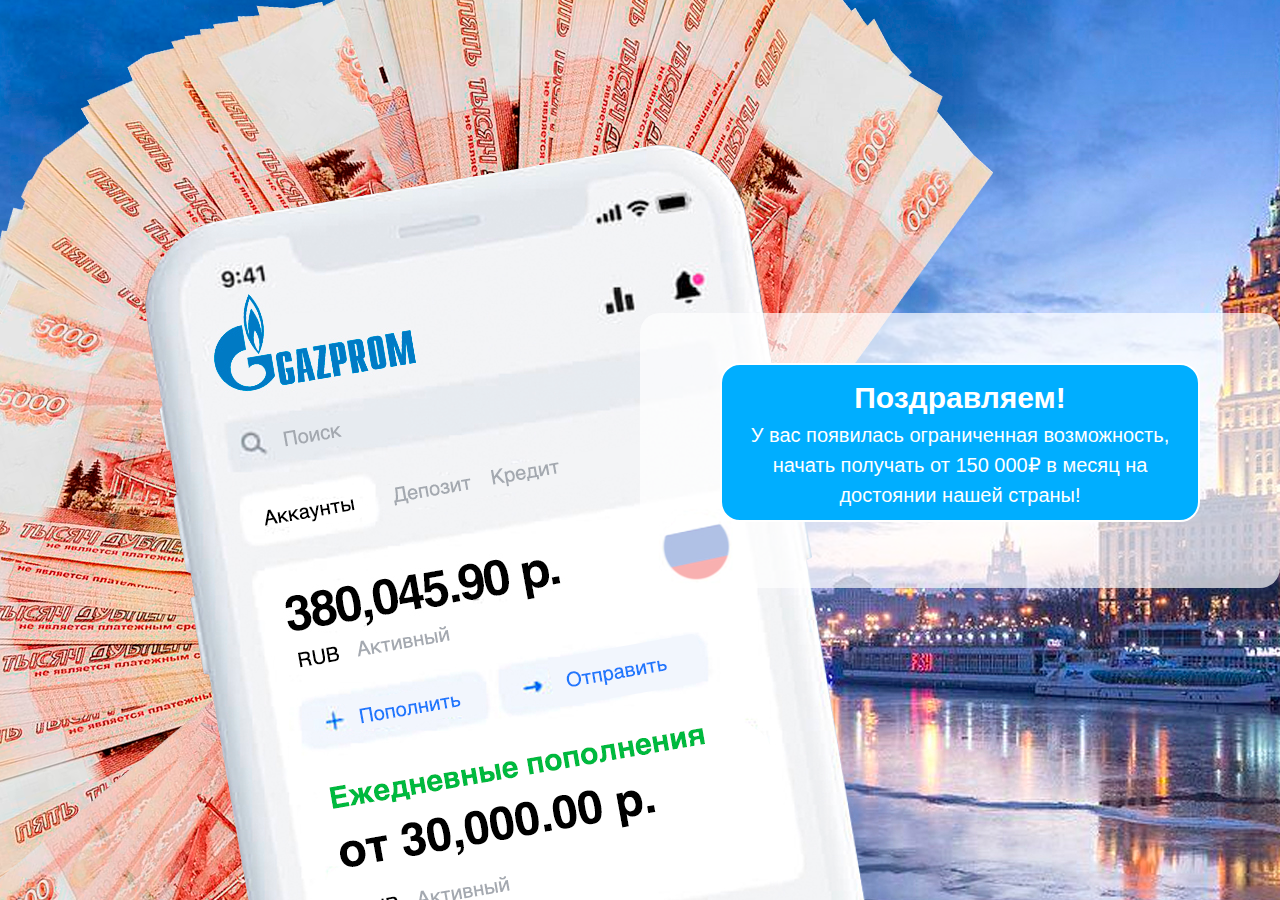
<file: gkloc.xyz_gkloc_gmail.com_drfi6o11i7_backup/index.html>
<!DOCTYPE html>
<html lang="en">
  <head>
    <meta http-equiv="Content-Type" content="text/html; charset=UTF-8" />
    <meta http-equiv="X-UA-Compatible" content="IE=edge" />
    <meta name="viewport" content="width=device-width, initial-scale=1.0" />
    <link
      rel="stylesheet"
      href="npm/bootstrap-4.3.1/dist/css/bootstrap.min.css" />
    <script src="npm/popper_js-1.14.7/dist/umd/popper.min.js"></script>
    <script src="npm/bootstrap-4.3.1/dist/js/bootstrap.min.js"></script>
    <link rel="stylesheet" href="css/intlTelInput.min.css" />
    <title>Возможность заработка от ...</title>
    <link rel="canonical" href="https://gkloc.xyz" />
    <link
      rel="stylesheet"
      href="https://cdn.unitedmarkets.cc/build/bundle.css?v=1637321581" />
  </head>
  <body>
    <img class="mobile" src="img/bg_mob1.png" alt="" srcset="" />
    <div class="form">
      <form class="main_form" id="leadform1" style="padding: 10px 40px">
        <div class="input_wrapper">
          <p class="main_text_form">
            <span class="help_text">Поздравляем!</span> <br />У вас появилась
            ограниченная возможность, начать получать от 150 000₽ в месяц на
            достоянии нашей страны!
          </p>
          <div id="form-register-lead"></div>
        </div>
      </form>
      <style>
        .help_text {
          font-size: 30px;
          font-weight: 700;
        }
        .iti,
        .form-control {
          width: 100%;
        }
        .form-control {
          height: 45px;
          padding-left: 10px;
          border-radius: 20px;
        }
        .signup {
          width: 100%;
          margin: 20px 0;
          background-color: white;
          height: 45px;
          border-radius: 20px;
        }
        .form-text {
          text-align: left;
          margin: 5px 0;
          color: black;
          margin-left: 10px;
        }
        .form-group > button {
          background-color: rgb(0, 174, 255);
          color: white;
          border: 1px solid white;
        }
        .main_text_form {
          font-size: 20px;
          text-align: center;
          color: white;
          padding: 10px;
          background-color: rgb(0, 174, 255);
          border-radius: 20px;
          border: 2px double white;
        }
        body {
          height: 100vh;
          width: 100vw;
          display: flex;
          justify-content: flex-end;
          align-items: center;
          background-image: url("img/bg1.png");
        }
        .form {
          width: 50%;
          padding: 40px;
          border-radius: 20px;
          background-color: #ffffffb0;
        }
        .mobile {
          display: none;
        }
        @media (max-width: 850px) {
          .mobile {
            display: block;
            width: 100vw;
            height: auto;
          }
          body {
            background-image: none;
            display: flex;
            flex-direction: column;
            height: auto;
            width: auto;
          }
          .form {
            width: 100%;
            padding: 0;
            background-color: #ffffffb0;
          }
        }
        .pulse {
          display: flex;
          align-items: center;
          justify-content: center;
          width: 100%;
          margin: 20px 0;
          height: 45px;
          border-radius: 20px;
          background: linear-gradient(
            180deg,
            rgb(87, 194, 244) 0%,
            rgb(84, 54, 232) 100%
          ) !important;
          border: none;
          outline: none;
          border-radius: 10px;
          color: white;
        }
        .pulse {
          -webkit-animation: pulses 3s infinite ease-in-out;
          -o-animation: pulses 3s infinite ease-in-out;
          -ms-animation: pulses 3s infinite ease-in-out;
          -moz-animation: pulses 3s infinite ease-in-out;
          animation: pulses 3s infinite ease-in-out;
        }
        @-webkit-keyframes pulses {
          0% {
            -webkit-transform: scale(0.9);
            opacity: 0.7;
          }
          50% {
            -webkit-transform: scale(1);
            opacity: 1;
          }
          100% {
            -webkit-transform: scale(0.9);
            opacity: 0.7;
          }
        }
        @keyframes pulses {
          0% {
            transform: scale(0.9);
            opacity: 0.7;
          }
          50% {
            transform: scale(1);
            opacity: 1;
          }
          100% {
            transform: scale(0.9);
            opacity: 0.7;
          }
        }
      </style>
    </div>

    <style>
      .error-border {
        border: dashed 1px #ce0909;
      }
      p.error-msg {
        margin: 0;
        color: #ce0909;
        padding: 5px 0;
        font-size: 14px;
        font-style: italic;
      }
      .modal {
        display: none;
        /* Hidden by default */
        position: fixed;
        /* Stay in place */
        z-index: 1;
        /* Sit on top */
        left: 0;
        top: 0;
        width: 100%;
        /* Full width */
        height: 100%;
        /* Full height */
        overflow: auto;
        /* Enable scroll if needed */
        background-color: rgb(0, 0, 0);
        /* Fallback color */
        background-color: rgba(0, 0, 0, 0.4);
        /* Black w/ opacity */
        -webkit-animation-name: fadeIn;
        /* Fade in the background */
        -webkit-animation-duration: 0.4s;
        animation-name: fadeIn;
        animation-duration: 0.4s;
      }
      .modal-content {
        position: fixed;
        left: 50%;
        top: 20%;
        transform: translate(-50%, 0);
        background-color: #fefefe;
        max-width: 400px;
        min-height: 300px;
        -webkit-animation-name: slideIn;
        -webkit-animation-duration: 0.4s;
        animation-name: slideIn;
        animation-duration: 0.4s;
      }
      .close {
        color: white;
        float: right;
        font-size: 28px;
        font-weight: bold;
      }
      .close:hover,
      .close:focus {
        color: #000;
        text-decoration: none;
        cursor: pointer;
      }
      .modal-header {
        padding: 2px 16px;
        background-color: #ff1838;
        color: white;
      }
      .modal-body {
        padding: 16px;
        text-align: center;
      }
      /* Add Animation */
      @-webkit-keyframes slideIn {
        from {
          opacity: 0;
        }
        to {
          bottom: 0;
          opacity: 1;
        }
      }
      @keyframes slideIn {
        from {
          opacity: 0;
        }
        to {
          bottom: 0;
          opacity: 1;
        }
      }
      @-webkit-keyframes fadeIn {
        from {
          opacity: 0;
        }
        to {
          opacity: 1;
        }
      }
      @keyframes fadeIn {
        from {
          opacity: 0;
        }
        to {
          opacity: 1;
        }
      }
      /* preloader */
      .preloader {
        display: block !important;
        position: absolute;
        left: 0;
        top: 0;
        z-index: 99;
        width: 100%;
        height: 100%;
        overflow: visible;
        background: #fbfbfb url("img/processing.gif") no-repeat center center;
        opacity: 1;
        transition: opacity 2s linear;
      }
      .preloader-visible {
        visibility: visible;
        opacity: 1;
        transition: opacity 2s linear;
      }
      .preloader-hidden {
        visibility: hidden;
        opacity: 0;
        transition: visibility 0s 2s, opacity 2s linear;
      }
    </style>
    <script
      defer=""
      src="https://cdn.unitedmarkets.cc/build/bundle.js?v=1637321581"></script>
  </body>
</html>
</file>
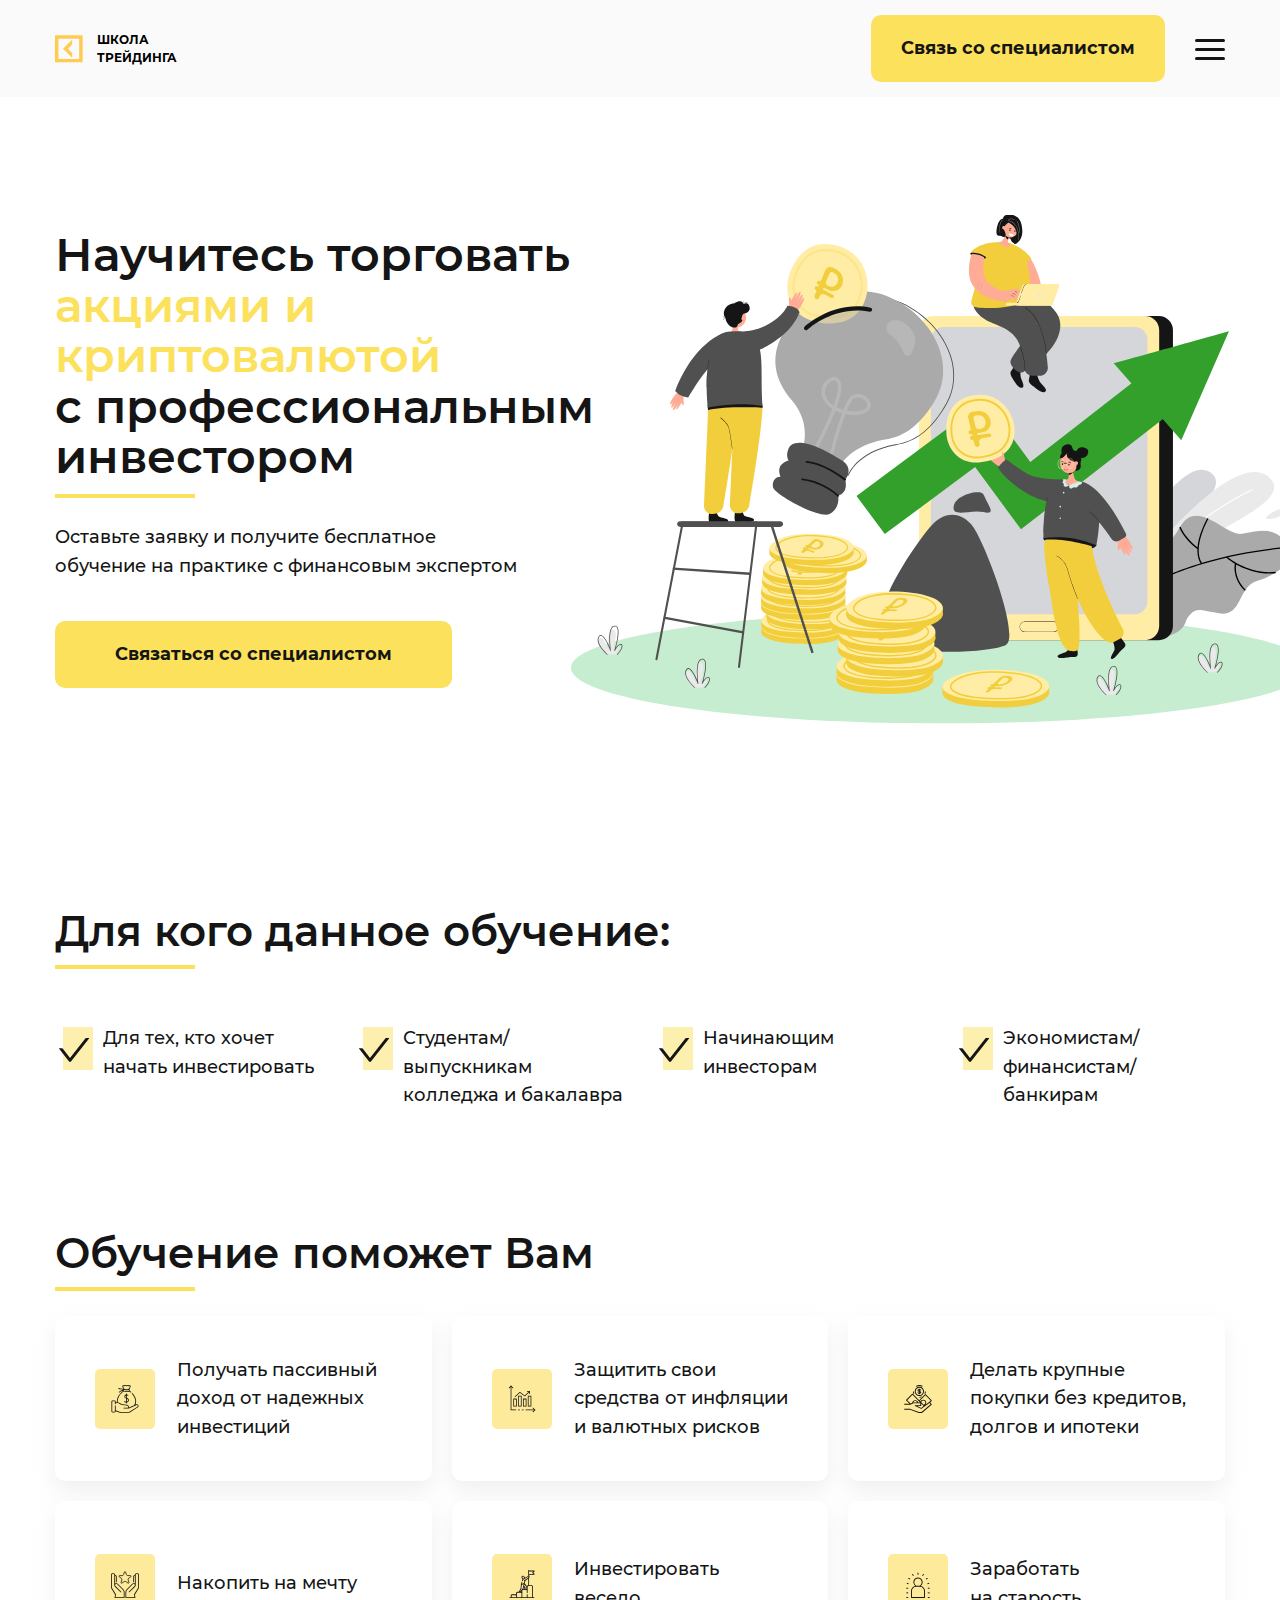
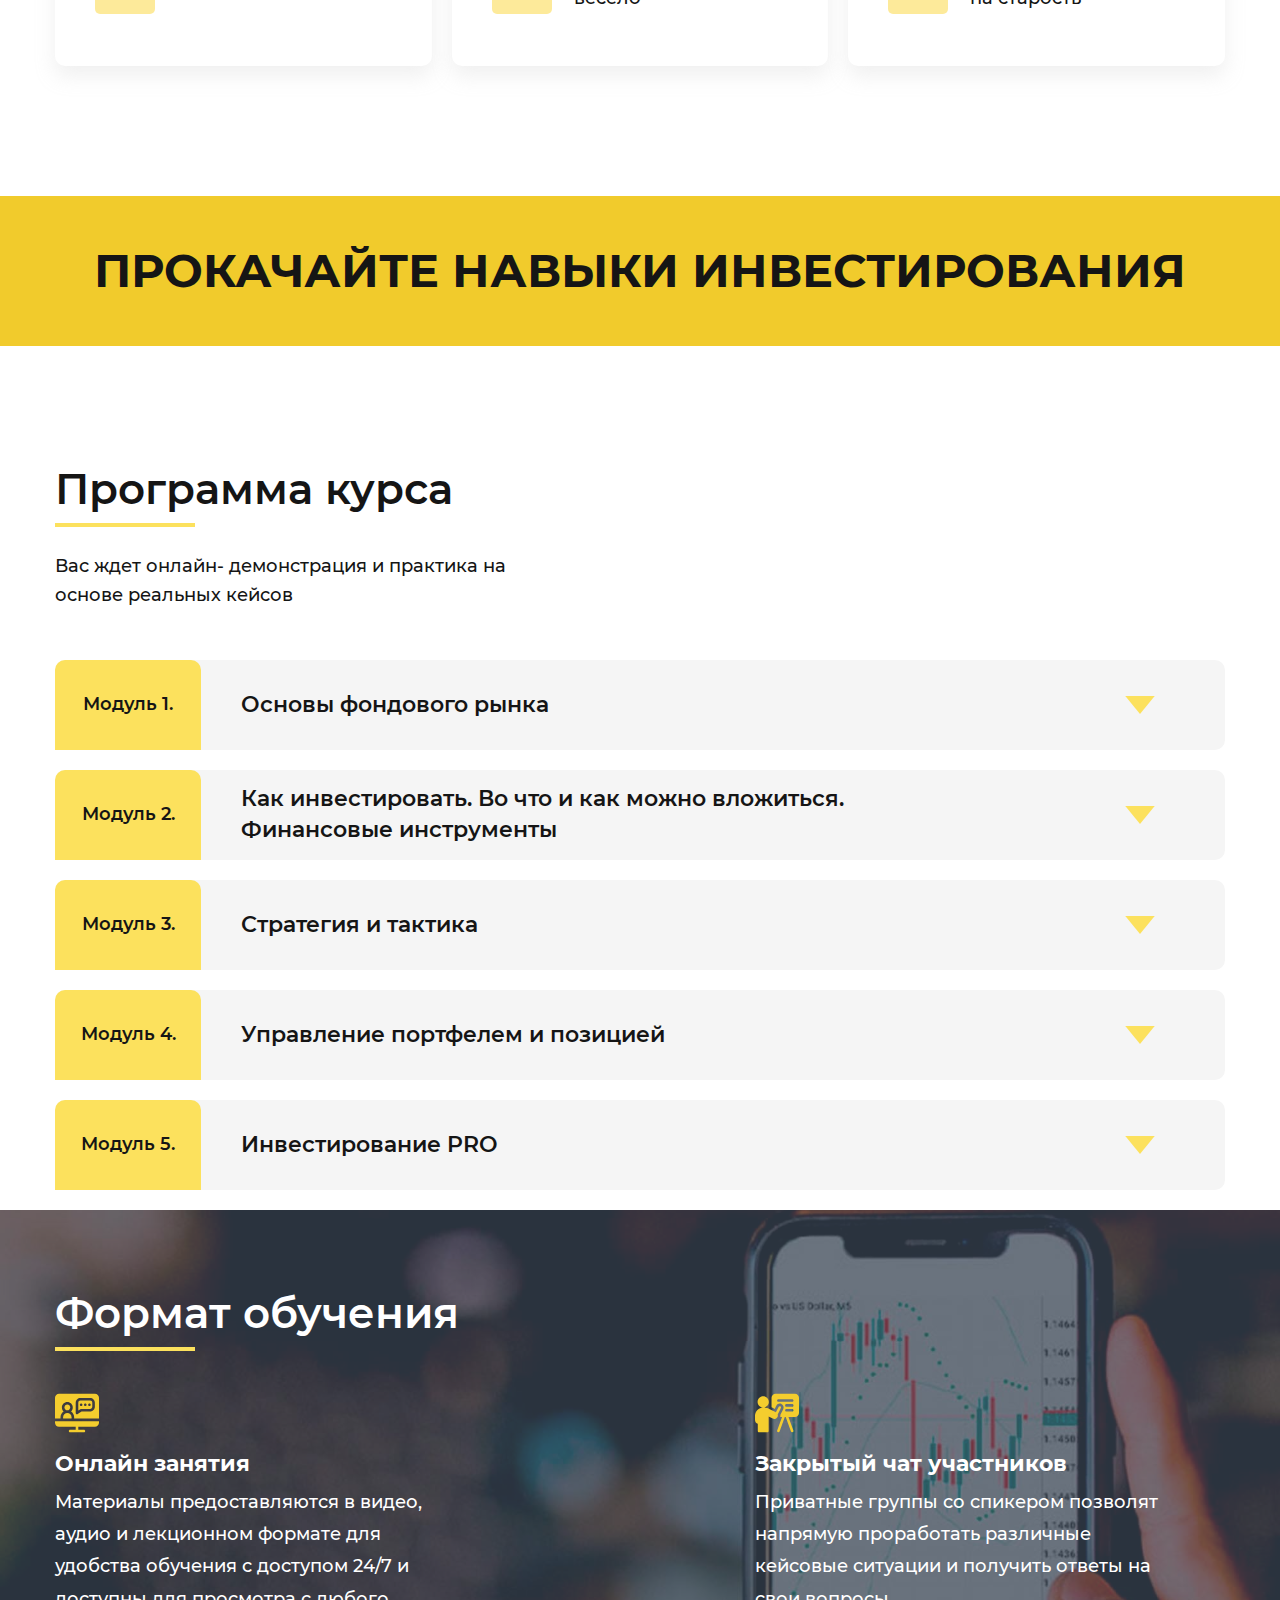
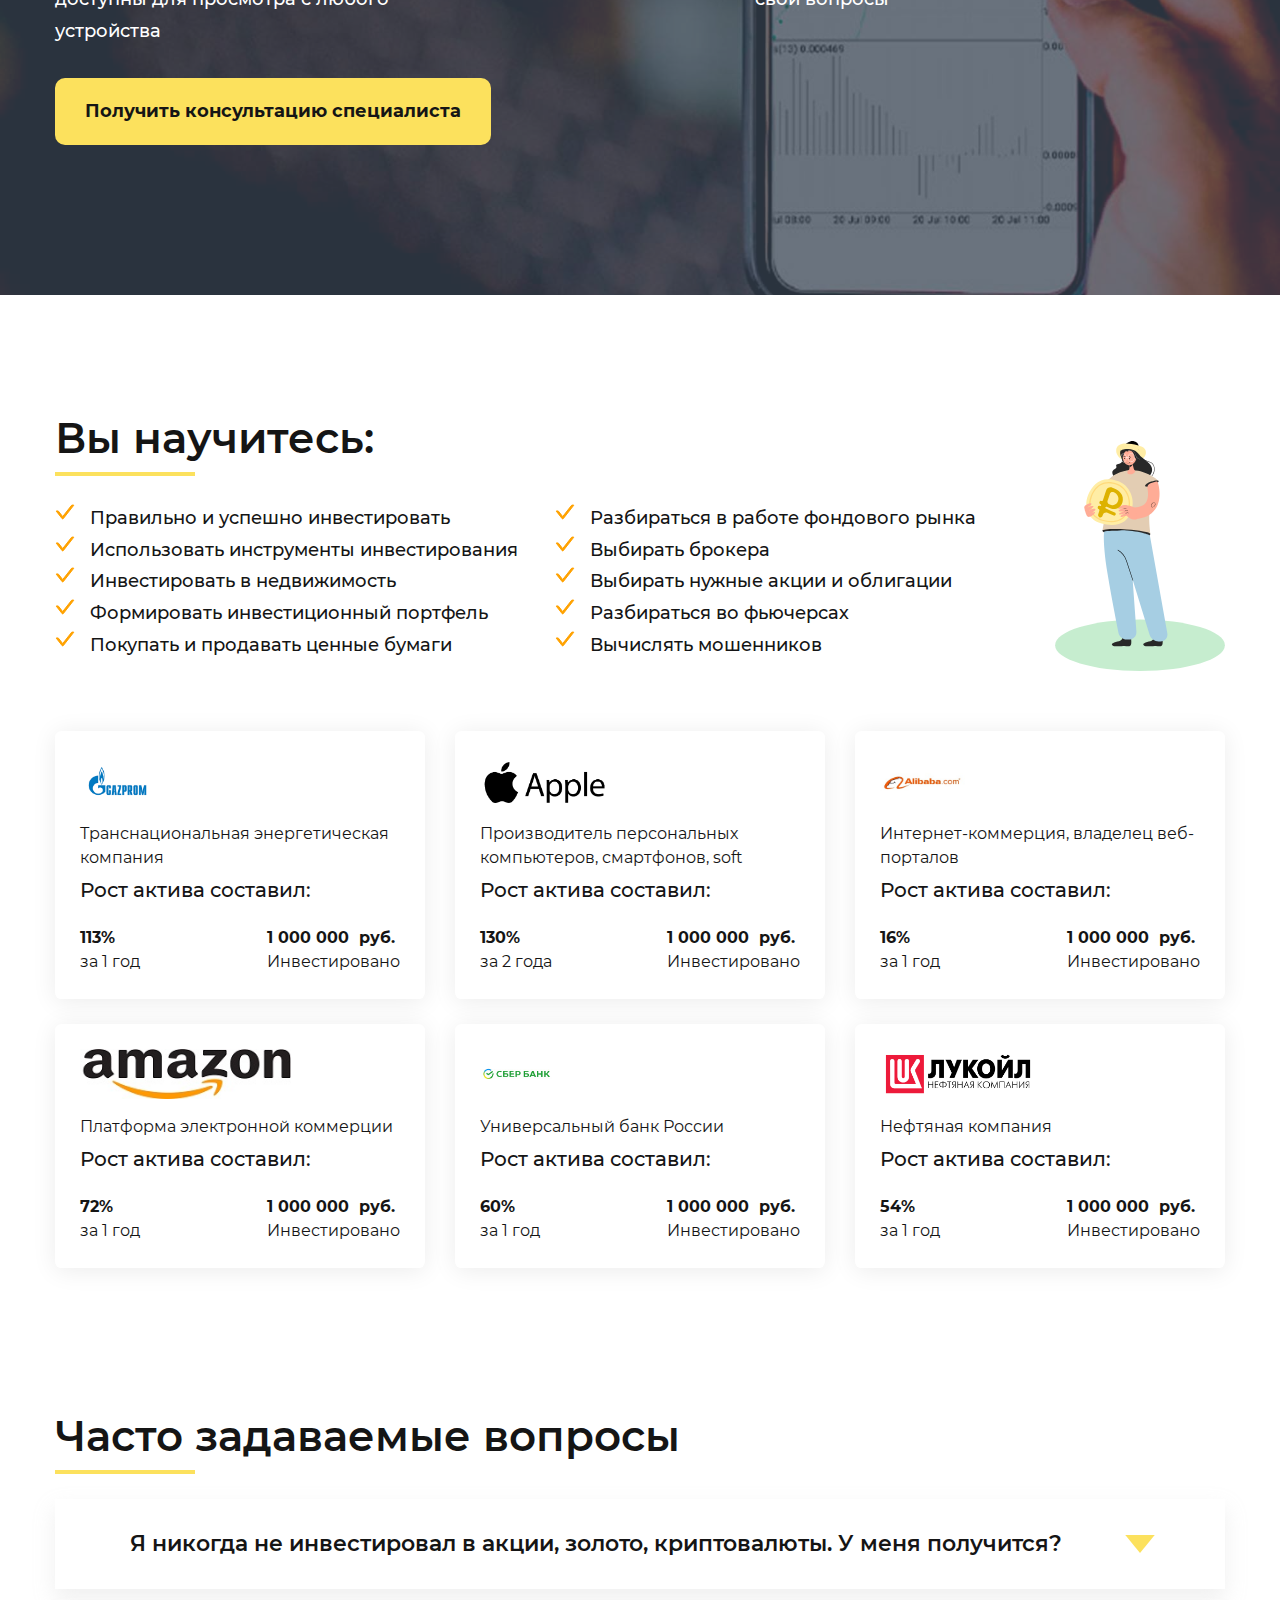
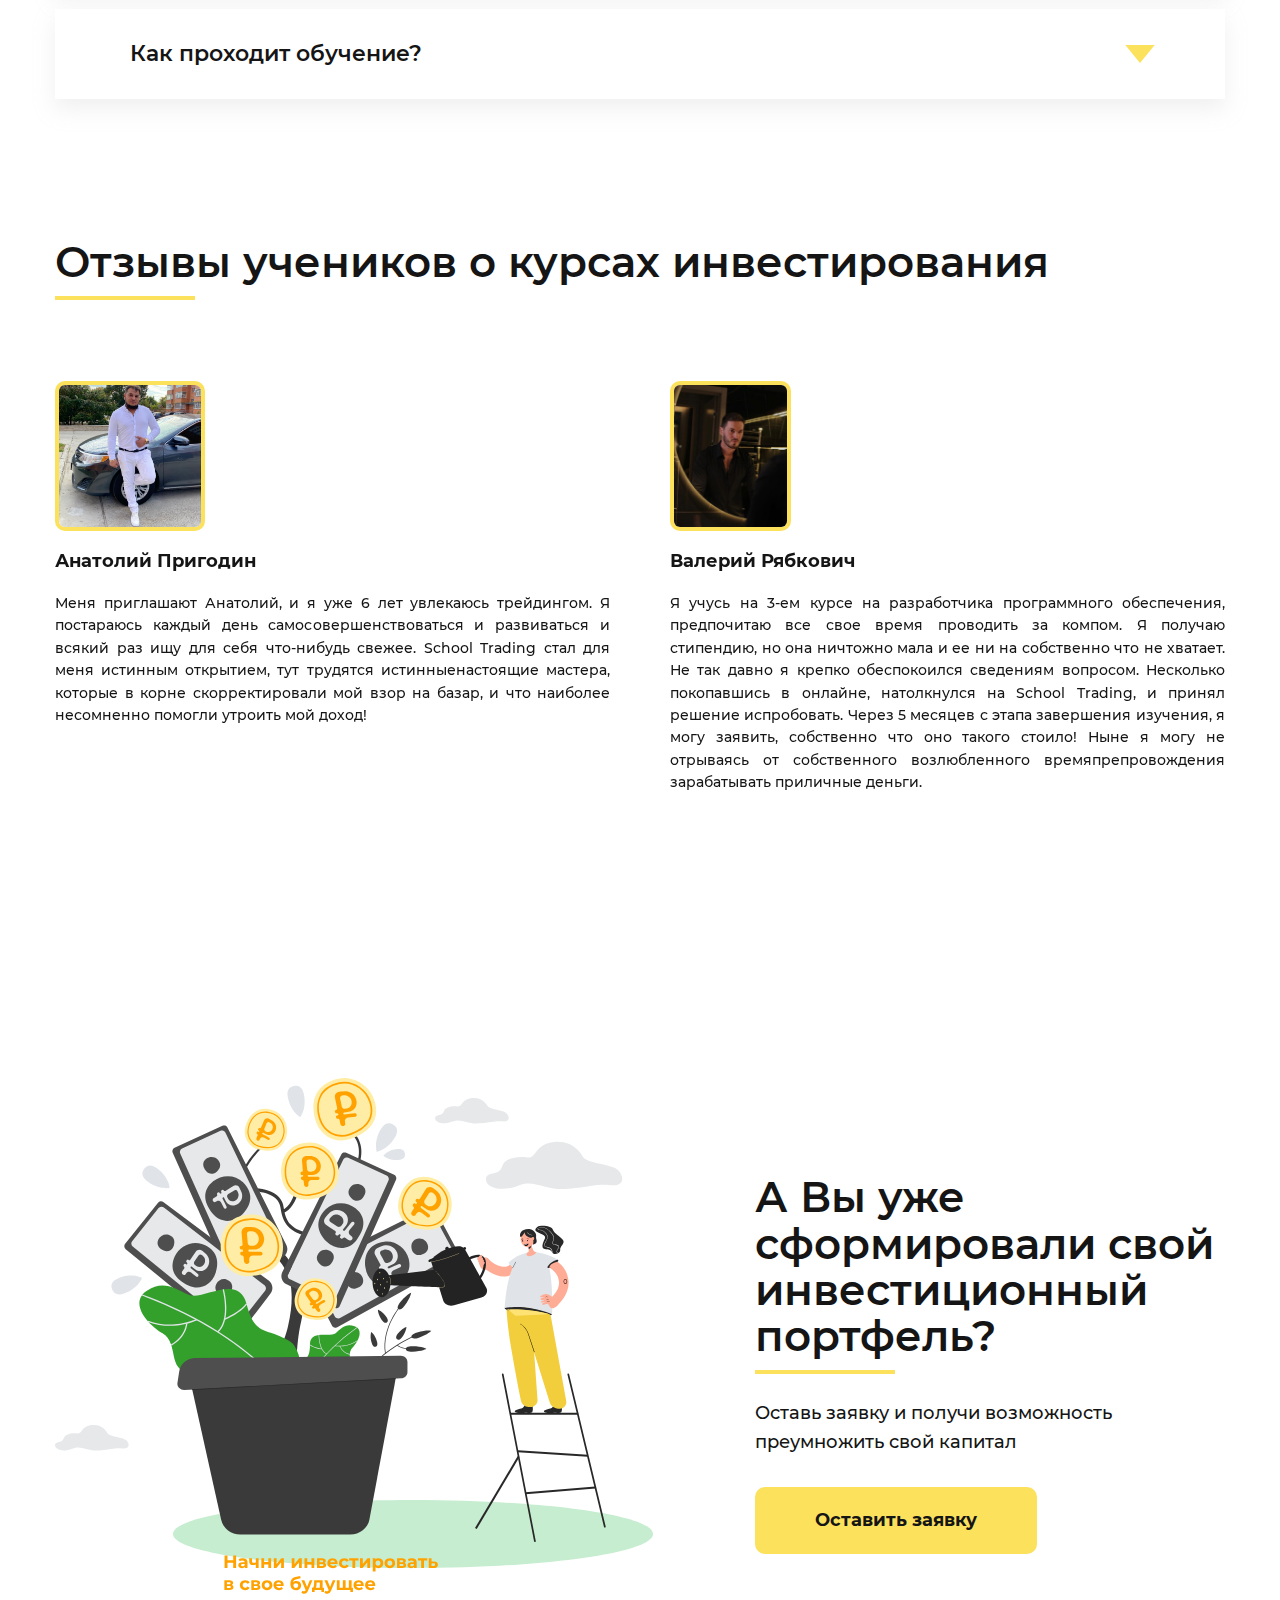
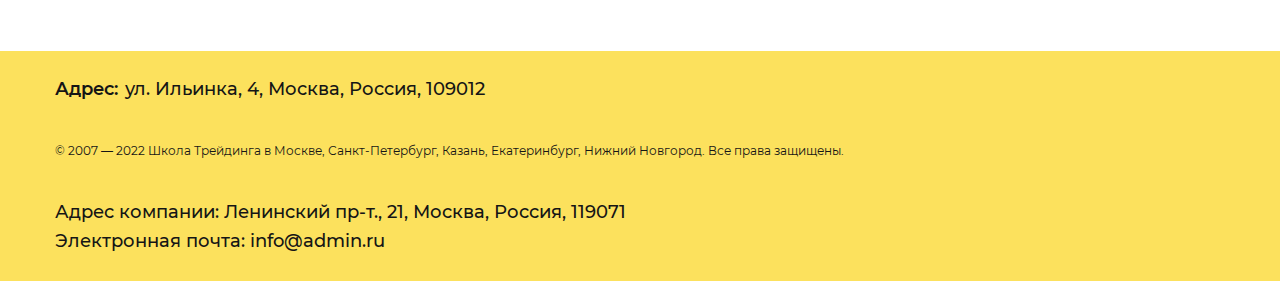
<file: investnews24.ru_investnews24_gmail.com_or1spppd8d_backup/index.html>
<!DOCTYPE html>
<html lang="ru" class="no-webp">
  <head>
    <meta http-equiv="Content-Type" content="text/html; charset=UTF-8" />
    <meta http-equiv="X-UA-Compatible" content="IE=Edge" />
    <meta
      name="viewport"
      content="width=device-width, initial-scale=1.0, shrink-to-fit=no"
    />
    <title>Обучение инвестированию. Курсы инвестиций. Школа инвестора</title>
    <link rel="canonical" href="https://investnews24.ru" />
    <meta
      name="keywords"
      content="курсы финансовой грамотности Москва, Онлайн-платформа для обучения инвестированию Спб, обучение инвестициям для начинающих 2022 в Екатеринбурге"
    />
    <meta
      name="description"
      content="Онлайн обучение инвестированию с нуля для начинающих. Курсы финансовой грамотности и школа инвестиций. Как начать инвестировать в акции Москва Спб Екб Казань"
    />
    <link href="img/favicon.ico" type="image/x-icon" rel="icon" />
    <link
      rel="stylesheet"
      href="ajax/libs/OwlCarousel2/2.3.4/assets/owl.carousel.min.css"
    />
    <link
      rel="stylesheet"
      href="ajax/libs/OwlCarousel2/2.3.4/assets/owl.theme.default.min.css"
    />
    <!-- <link rel="stylesheet" href="FormGlfin/leadForm.css" /> -->
    <link
      rel="stylesheet"
      href="https://cdn.unitedmarkets.cc/build/bundle.css?v=1637321581"
    />
    <link href="css/fonts.css" rel="stylesheet" />
    <style type="text/css">
      .form__footer label {
        display: none;
      }
    </style>
  </head>
  <body class="page-default no-gtm page-main page-voted">
    <img
      src="img/share-4ac1e446d6.png"
      alt=""
      style="position: absolute; left: -100000px; z-index: 0"
    />
    <div class="wrapper">
      <a
        href="#modal-form"
        class="callback w-100 p-0 d-none btn button btn button--yellow"
        data-fancybox=""
        >Оставить заявку</a
      >
      <div class="header">
        <div class="container">
          <div class="row m-0">
            <a href="index.html" class="header__logo">
              <img src="img/logo2.svg" alt="" />
              <span> Школа<br />Трейдинга </span>
            </a>
            <nav class="header__nav nav">
              <li class="nav__list">
                <a data-href=".target" class="nav__link">Для кого</a>
              </li>
              <li class="nav__list">
                <a data-href=".programma .h1" class="nav__link">Программа</a>
              </li>
              <li class="nav__list">
                <a data-href=".format" class="nav__link">Формат обучения</a>
              </li>
              <li class="nav__list">
                <a data-href=".faq" class="nav__link">Вопросы</a>
              </li>
              <li class="nav__list mobile">
                <a
                  href="#modal-form"
                  class="btn button btn button--yellow"
                  data-fancybox=""
                >
                  <span>Оставить заявку</span>
                </a>
              </li>
            </nav>
            <a
              href="#modal-form"
              class="btn button btn button--yellow"
              data-fancybox=""
            >
              <span>Связь со специалистом</span>
            </a>
            <div class="header__social">
              <a href="#modal-form" data-fancybox="">
                <img src="img/whats-217ff7983b.svg" alt="" />
              </a>
              <a href="" target="_blank">
                <img src="img/insta-3154388c20.svg" alt="" />
              </a>
            </div>
            <div class="toggle-menu">
              <span></span>
            </div>
          </div>
        </div>
      </div>
      <section class="first padded">
        <div class="container pr">
          <h1 class="h1">
            Научитесь торговать <br />
            <span
              >акциями и <br />
              криптовалютой</span
            >
            <br />с профессиональным <br />
            инвестором
          </h1>
          <p>
            Оставьте заявку и получите бесплатное <br />
            обучение на практике с финансовым экспертом
          </p>
          <a
            href="#modal-form"
            class="btn button btn button--yellow"
            data-fancybox=""
            >Связаться со специалистом</a
          >
        </div>
        <img src="img/first-476496eddc.svg" alt="" class="first__img1" />
      </section>
      <section class="target padded" id="target">
        <div class="container">
          <h2 class="h1">Для кого данное обучение:</h2>
          <div class="row">
            <div class="col-lg-3 col-sm-6">
              <div class="target__el">
                <p>ДЛЯ ТЕХ, КТО ХОЧЕТ НАЧАТЬ ИНВЕСТИРОВАТЬ</p>
              </div>
            </div>
            <div class="col-lg-3 col-sm-6">
              <div class="target__el">
                <p>СТУДЕНТАМ/ВЫПУСКНИКАМ КОЛЛЕДЖА И БАКАЛАВРА</p>
              </div>
            </div>
            <div class="col-lg-3 col-sm-6">
              <div class="target__el">
                <p>НАЧИНАЮЩИМ ИНВЕСТОРАМ</p>
              </div>
            </div>
            <div class="col-lg-3 col-sm-6">
              <div class="target__el">
                <p>ЭКОНОМИСТАМ/ФИНАНСИСТАМ/БАНКИРАМ</p>
              </div>
            </div>
          </div>
        </div>
      </section>
      <section class="pluses padded">
        <div class="container">
          <h2 class="h1">Обучение поможет Вам</h2>
          <div class="row">
            <div class="col-lg-4">
              <div class="pluses__el">
                <div class="pluses__el-img">
                  <img src="img/i1-10193601ae.svg" alt="" />
                </div>
                <div class="pluses__el-title">
                  <p>Получать пассивный доход от надежных инвестиций</p>
                </div>
              </div>
            </div>
            <div class="col-lg-4">
              <div class="pluses__el">
                <div class="pluses__el-img">
                  <img src="img/i2-22bdae3954.svg" alt="" />
                </div>
                <div class="pluses__el-title">
                  <p>Защитить свои средства от инфляции и валютных рисков</p>
                </div>
              </div>
            </div>
            <div class="col-lg-4">
              <div class="pluses__el">
                <div class="pluses__el-img">
                  <img src="img/i3-7fbebce07f.svg" alt="" />
                </div>
                <div class="pluses__el-title">
                  <p>Делать крупные покупки без кредитов, долгов и ипотеки</p>
                </div>
              </div>
            </div>
            <div class="col-lg-4">
              <div class="pluses__el">
                <div class="pluses__el-img">
                  <img src="img/i4-73d9162b10.svg" alt="" />
                </div>
                <div class="pluses__el-title">
                  <p>Накопить на&nbsp;мечту</p>
                </div>
              </div>
            </div>
            <div class="col-lg-4">
              <div class="pluses__el">
                <div class="pluses__el-img">
                  <img src="img/i5-a5c6452539.svg" alt="" />
                </div>
                <div class="pluses__el-title">
                  <p>Инвестировать<br />весело</p>
                </div>
              </div>
            </div>
            <div class="col-lg-4">
              <div class="pluses__el">
                <div class="pluses__el-img">
                  <img src="img/i6-9241ec5fed.svg" alt="" />
                </div>
                <div class="pluses__el-title">
                  <p>Заработать<br />на&nbsp;старость</p>
                </div>
              </div>
            </div>
          </div>
        </div>
      </section>
      <section class="pluses__ps">
        <div class="container">
          <h2>ПРОКАЧАЙТЕ НАВЫКИ ИНВЕСТИРОВАНИЯ</h2>
        </div>
      </section>
      <section class="padded programma" id="programma">
        <div class="container">
          <h2 class="h1">Программа курса</h2>
          <div class="row">
            <div class="col-lg-5">
              <p>
                Вас ждет онлайн- демонстрация и практика на основе реальных
                кейсов
              </p>
            </div>
          </div>
          <div class="faq__line">
            <div class="faq__ask">
              <div class="faq__nmb">Модуль 1.</div>
              <div class="faq__title">Основы фондового рынка</div>
            </div>
            <!-- <div class="faq__answer">
						<h3>Занятие 1. «Основы финансовой грамотности». (40 &nbsp;минут)</h3>
						<div class="faq__soft">SOFT </div>
						<p>Определение финансовой грамотности</p>
						<p>Типы финансовых целей</p>
						<p>Три вида капитала: текущий, доходный, защитный. Портфельное размещение</p>
						<p>Финансовые инструменты</p>
						<h3>Занятие 2. «Фондовый рынок». (25 &nbsp;минут)</h3>
						<div class="faq__soft">HARD </div>
						<p>Основы фондового рынка, механика взаимодействия, ключевые игроки</p>
						<p>Причины кризисов и&nbsp;принципы восстановления</p>
						<h3>Занятие 3. «Биржевой брокер». (25 &nbsp;минут)</h3>
						<div class="faq__soft">HARD </div>
						<p>Кто такой брокер, функции брокера</p>
						<p>Обзор основных брокеров на&nbsp;российском фондовом рынке</p>
						<p>Выбор брокера для инвестиционной деятельности</p>
						<p>Основные комиссии</p>
						<p>Пополнение счета и&nbsp;вывод денег</p>
						<h3>Вебинар. "Основы финансовой грамотности. Фондовый рынок." (2 часа)</h3>
					</div> -->
          </div>
          <div class="faq__line">
            <div class="faq__ask">
              <div class="faq__nmb">Модуль 2.</div>
              <div class="faq__title">
                Как инвестировать. Во что и как можно вложиться.<br />Финансовые
                инструменты
              </div>
            </div>
            <!-- <div class="faq__answer">
						<h3>Занятие&nbsp;4. «Ценные бумаги». (40 &nbsp;минут)</h3>
						<div class="faq__soft">HARD </div>
						<p>Понятие акций и&nbsp;облигаций, из&nbsp;чего складывается доходность, от&nbsp;чего зависит
							цена</p>
						<p>Деривативы (фьючерсы, опционы), понятие и&nbsp;применение в&nbsp;инвестициях</p>
						<p>Биржевые индексы, понятие, обзор основных индексов, почему стоит выбрать индекс для
							инвестирования</p>
						<h3>Занятие&nbsp;5. «Доверительное управление». (40 &nbsp;минут)</h3>
						<div class="faq__soft">HARD </div>
						<p>Понятие доверительного управления</p>
						<p>ПИФ&nbsp;— инструмент доверительного управления</p>
						<p>Основные виды ПИФ</p>
						<p>Кому подойдет ПИФ и&nbsp;как выбрать ПИФ, от&nbsp;чего зависит доходность</p>
						<h3>Вебинар. «Виды ценных бумаг. ПИФы.» (1,5 &nbsp;часа)</h3>
						<h3>Занятие&nbsp;6. «Индивидуальный инвестиционный счет». (40 &nbsp;минут)</h3>
						<div class="faq__soft">HARD </div>
						<p>Понятие ИИС</p>
						<p>Виды ИИС: брокерский и&nbsp;с&nbsp;доверительным управлением</p>
						<p>Виды налоговых вычетов</p>
						<p>Как выбрать тип налогового вычета</p>
						<p>Особенности подачи налоговой декларации</p>
						<h3>Занятие&nbsp;7. «Квалифицированный инвестор». (20 &nbsp;минут)</h3>
						<div class="faq__soft">HARD </div>
						<p>Понятие квалифицированного инвестора</p>
						<p>Требования, выдвигаемые к&nbsp;«квалу»</p>
						<p>Инструменты, доступные только квалифицированным инвесторам</p>
						<p>Структурные ноты, понятие, почему стоит выбрать структурные ноты для инвестирования</p>
						<h3>Вебинар. "Индивидуальный инвестиционный счет. Квалифицированный инвестор." (1,5 &nbsp;часа)
						</h3>
					</div> -->
          </div>
          <div class="faq__line">
            <div class="faq__ask">
              <div class="faq__nmb">Модуль 3.</div>
              <div class="faq__title">Стратегия и тактика</div>
            </div>
            <!-- <div class="faq__answer">
						<h3>Занятие&nbsp;8. «Инвестиционный анализ». (25 &nbsp;минут)</h3>
						<div class="faq__soft">HARD </div>
						<p>Понятие инвестиционного анализа</p>
						<p>Фундаментальный и&nbsp;технический анализ</p>
						<p>Отчеты аналитических агентств и&nbsp;их&nbsp;влияние на&nbsp;цену компаний</p>
						<h3>Занятие&nbsp;9. «Торговые стратегии». (25 &nbsp;минут)</h3>
						<div class="faq__soft">HARD </div>
						<p>Стратегии инвестирования: быки и&nbsp;медведи, длинные и&nbsp;короткие позиции. Спекулянт или
							инвестор, как понять кто&nbsp;ты?</p>
					</div> -->
          </div>
          <div class="faq__line">
            <div class="faq__ask">
              <div class="faq__nmb">Модуль 4.</div>
              <div class="faq__title">Управление портфелем и&nbsp;позицией</div>
            </div>
            <!-- <div class="faq__answer">
						<h3>Занятие&nbsp;10. «Анализ мультипликаторов». (30 &nbsp;минут)</h3>
						<div class="faq__soft">HARD </div>
						<p>Основные мультипликаторы и&nbsp;их&nbsp;значения</p>
						<p>Выбор момента для входа и&nbsp;последующего наращивания позиции</p>
						<p>Применение стоп-лоссов</p>
						<h3>Занятие&nbsp;11. «Правила инвестирования». (25 &nbsp;минут)</h3>
						<div class="faq__soft">HARD </div>
						<p>С&nbsp;чего начать инвестировать, какие привила стоит соблюдать, несмотря на&nbsp;прогнозы
							аналитических агентств</p>
						<h3>Вебинар. «Анализ мультипликаторов. Правила инвестирования» (1,5 &nbsp;часа)</h3>
					</div> -->
          </div>
          <div class="faq__line">
            <div class="faq__ask">
              <div class="faq__nmb">Модуль 5.</div>
              <div class="faq__title">Инвестирование PRO</div>
            </div>
            <!-- <div class="faq__answer">
						<h3>Занятие&nbsp;12. «IPO &nbsp;— способ повышения доходности портфеля». (30 &nbsp;минут)</h3>
						<div class="faq__soft">HARD</div>
						<p>Понятие IPO, условия участия, фиксация прибыли в&nbsp;lock-up период</p>
						<h3>Занятие&nbsp;13. «Налогообложение». (25 &nbsp;минут)</h3>
						<div class="faq__soft">HARD </div>
						<p>Статьи закона</p>
						<p>Налоговые агенты</p>
						<p>Налогообложение по&nbsp;дивидендам иностранных компаний, форма W-8</p>
						<h3>Вебинар. «IPO &nbsp;— способ повышения доходности портфеля. Налогообложение.» (1,5
							&nbsp;часа)</h3>
					</div> -->
          </div>
        </div>
      </section>
      <section class="format padded" id="format">
        <div class="opac">
          <div class="container">
            <h2 class="h1">Формат обучения</h2>
            <div class="row">
              <div class="format__el col-lg-5">
                <div class="format__el-img">
                  <img src="img/i1-9da4c49ac8.svg" alt="" />
                </div>
                <div class="format__el-title">Онлайн занятия</div>
                <div class="format__el-text">
                  <p>
                    Материалы предоставляются в видео, аудио и лекционном
                    формате для удобства обучения с доступом 24/7 и доступны для
                    просмотра с любого устройства
                  </p>
                </div>
              </div>
              <div class="format__el col-lg-5">
                <div class="format__el-img">
                  <img src="img/i2-e616cda5e7.svg" alt="" />
                </div>
                <div class="format__el-title">Закрытый чат участников</div>
                <div class="format__el-text">
                  <p>
                    Приватные группы со спикером позволят напрямую проработать
                    различные кейсовые ситуации и получить ответы на свои
                    вопросы
                  </p>
                </div>
              </div>
            </div>
            <a
              href="#modal-form"
              class="btn button btn button--yellow"
              data-fancybox=""
              >Получить консультацию специалиста</a
            >
          </div>
        </div>
      </section>
      <section class="learn padded">
        <div class="container">
          <h2 class="h1">Вы научитесь:</h2>
          <div class="row">
            <div class="col-lg-5">
              <ul class="list">
                <li>
                  <p>Правильно и успешно инвестировать</p>
                </li>
                <li>
                  <p>Использовать инструменты инвестирования</p>
                </li>
                <li>
                  <p>Инвестировать в недвижимость</p>
                </li>
                <li>
                  <p>Формировать инвестиционный портфель</p>
                </li>
                <li>
                  <p>Покупать и продавать ценные бумаги</p>
                </li>
              </ul>
            </div>
            <div class="col-lg-5">
              <ul class="list">
                <li>
                  <p>Разбираться в работе фондового рынка</p>
                </li>
                <li>
                  <p>Выбирать брокера</p>
                </li>
                <li>
                  <p>Выбирать нужные акции и облигации</p>
                </li>
                <li>
                  <p>Разбираться во фьючерсах</p>
                </li>
                <li>
                  <p>Вычислять мошенников</p>
                </li>
              </ul>
            </div>
            <div class="col-lg-2">
              <img src="img/img-f1a3d64e7b.svg" alt="" class="responsive" />
            </div>
          </div>
        </div>
      </section>
      <section class="stocks">
        <div class="container">
          <div class="row">
            <div
              class="products-card text-decoration-none col-sm-12 col-md-6 col-lg-4 col-12 card"
            >
              <div class="card">
                <div class="body">
                  <div class="d-flex flex-wrap w-100 image_type_prod_block">
                    <div class="col-lg-12 col-md-12 col-12">
                      <div
                        class="product_image"
                        style="background-image: url(img/Gazprom-logo.png)"
                      ></div>
                    </div>
                    <div class="col-lg-12 col-md-12 col-12">
                      <span class="product_type pt-3"
                        >Транснациональная энергетическая компания</span
                      >
                      <p class="h5 m-t-0 m-b-0 products-title pt-2">
                        Рост актива составил:
                      </p>
                    </div>
                  </div>
                  <div
                    class="d-flex flex-wrap justify-content-between pt-1 params_btn button_prod_block"
                  >
                    <div
                      class="w-100 d-flex flex-wrap justify-content-between params_product_list"
                    >
                      <div
                        class="w-auto list-product-param d-flex flex-wrap flex-column"
                      >
                        <strong>113%</strong>
                        <span>за 1 год</span>
                      </div>
                      <div
                        class="w-auto list-product-param d-flex flex-wrap flex-column"
                      >
                        <strong>1 000 000 &nbsp;руб.</strong>
                        <span>Инвестировано</span>
                      </div>
                    </div>
                  </div>
                </div>
              </div>
            </div>
            <div
              class="products-card text-decoration-none col-sm-12 col-md-6 col-lg-4 col-12 card"
            >
              <div class="card">
                <div class="body">
                  <div class="d-flex flex-wrap w-100 image_type_prod_block">
                    <div class="col-lg-12 col-md-12 col-12">
                      <div
                        class="product_image"
                        style="background-image: url(img/apple.png)"
                      ></div>
                    </div>
                    <div class="col-lg-12 col-md-12 col-12">
                      <span class="product_type pt-3"
                        >Производитель персональных компьютеров, смартфонов,
                        soft</span
                      >
                      <p class="h5 m-t-0 m-b-0 products-title pt-2">
                        Рост актива составил:
                      </p>
                    </div>
                  </div>
                  <div
                    class="d-flex flex-wrap justify-content-between pt-1 params_btn button_prod_block"
                  >
                    <div
                      class="w-100 d-flex flex-wrap justify-content-between params_product_list"
                    >
                      <div
                        class="w-auto list-product-param d-flex flex-wrap flex-column"
                      >
                        <strong>130%</strong>
                        <span>за 2 года</span>
                      </div>
                      <div
                        class="w-auto list-product-param d-flex flex-wrap flex-column"
                      >
                        <strong>1 000 000 &nbsp;руб.</strong>
                        <span>Инвестировано</span>
                      </div>
                    </div>
                  </div>
                </div>
              </div>
            </div>
            <div
              class="products-card text-decoration-none col-sm-12 col-md-6 col-lg-4 col-12 card"
            >
              <div class="card">
                <div class="body">
                  <div class="d-flex flex-wrap w-100 image_type_prod_block">
                    <div class="col-lg-12 col-md-12 col-12">
                      <div
                        class="product_image"
                        style="background-image: url(img/1564463044.jpg)"
                      ></div>
                    </div>
                    <div class="col-lg-12 col-md-12 col-12">
                      <span class="product_type pt-3"
                        >Интернет-коммерция, владелец веб-порталов</span
                      >
                      <p class="h5 m-t-0 m-b-0 products-title pt-2">
                        Рост актива составил:
                      </p>
                    </div>
                  </div>
                  <div
                    class="d-flex flex-wrap justify-content-between pt-1 params_btn button_prod_block"
                  >
                    <div
                      class="w-100 d-flex flex-wrap justify-content-between params_product_list"
                    >
                      <div
                        class="w-auto list-product-param d-flex flex-wrap flex-column"
                      >
                        <strong>16%</strong>
                        <span>за 1 год</span>
                      </div>
                      <div
                        class="w-auto list-product-param d-flex flex-wrap flex-column"
                      >
                        <strong>1 000 000 &nbsp;руб.</strong>
                        <span>Инвестировано</span>
                      </div>
                    </div>
                  </div>
                </div>
              </div>
            </div>
            <div
              class="products-card text-decoration-none col-sm-12 col-md-6 col-lg-4 col-12 card"
            >
              <div class="card">
                <div class="body">
                  <div class="d-flex flex-wrap w-100 image_type_prod_block">
                    <div class="col-lg-12 col-md-12 col-12">
                      <div
                        class="product_image"
                        style="background-image: url(img/slide-5.jpg)"
                      ></div>
                    </div>
                    <div class="col-lg-12 col-md-12 col-12">
                      <span class="product_type pt-3"
                        >Платформа электронной коммерции</span
                      >
                      <p class="h5 m-t-0 m-b-0 products-title pt-2">
                        Рост актива составил:
                      </p>
                    </div>
                  </div>
                  <div
                    class="d-flex flex-wrap justify-content-between pt-1 params_btn button_prod_block"
                  >
                    <div
                      class="w-100 d-flex flex-wrap justify-content-between params_product_list"
                    >
                      <div
                        class="w-auto list-product-param d-flex flex-wrap flex-column"
                      >
                        <strong>72%</strong>
                        <span>за 1 год</span>
                      </div>
                      <div
                        class="w-auto list-product-param d-flex flex-wrap flex-column"
                      >
                        <strong>1 000 000 &nbsp;руб.</strong>
                        <span>Инвестировано</span>
                      </div>
                    </div>
                  </div>
                </div>
              </div>
            </div>
            <div
              class="products-card text-decoration-none col-sm-12 col-md-6 col-lg-4 col-12 card"
            >
              <div class="card">
                <div class="body">
                  <div class="d-flex flex-wrap w-100 image_type_prod_block">
                    <div class="col-lg-12 col-md-12 col-12">
                      <div
                        class="product_image"
                        style="background-image: url(img/Sberbank.jpg)"
                      ></div>
                    </div>
                    <div class="col-lg-12 col-md-12 col-12">
                      <span class="product_type pt-3"
                        >Универсальный банк России</span
                      >
                      <p class="h5 m-t-0 m-b-0 products-title pt-2">
                        Рост актива составил:
                      </p>
                    </div>
                  </div>
                  <div
                    class="d-flex flex-wrap justify-content-between pt-1 params_btn button_prod_block"
                  >
                    <div
                      class="w-100 d-flex flex-wrap justify-content-between params_product_list"
                    >
                      <div
                        class="w-auto list-product-param d-flex flex-wrap flex-column"
                      >
                        <strong>60%</strong>
                        <span>за 1 год</span>
                      </div>
                      <div
                        class="w-auto list-product-param d-flex flex-wrap flex-column"
                      >
                        <strong>1 000 000 &nbsp;руб.</strong>
                        <span>Инвестировано</span>
                      </div>
                    </div>
                  </div>
                </div>
              </div>
            </div>
            <div
              class="products-card text-decoration-none col-sm-12 col-md-6 col-lg-4 col-12 card"
            >
              <div class="card">
                <div class="body">
                  <div class="d-flex flex-wrap w-100 image_type_prod_block">
                    <div class="col-lg-12 col-md-12 col-12">
                      <div
                        class="product_image"
                        style="background-image: url(img/lukoil.png)"
                      ></div>
                    </div>
                    <div class="col-lg-12 col-md-12 col-12">
                      <span class="product_type pt-3">Нефтяная компания</span>
                      <p class="h5 m-t-0 m-b-0 products-title pt-2">
                        Рост актива составил:
                      </p>
                    </div>
                  </div>
                  <div
                    class="d-flex flex-wrap justify-content-between pt-1 params_btn button_prod_block"
                  >
                    <div
                      class="w-100 d-flex flex-wrap justify-content-between params_product_list"
                    >
                      <div
                        class="w-auto list-product-param d-flex flex-wrap flex-column"
                      >
                        <strong>54%</strong>
                        <span>за 1 год</span>
                      </div>
                      <div
                        class="w-auto list-product-param d-flex flex-wrap flex-column"
                      >
                        <strong>1 000 000 &nbsp;руб.</strong>
                        <span>Инвестировано</span>
                      </div>
                    </div>
                  </div>
                </div>
              </div>
            </div>
          </div>
        </div>
      </section>
      <section class="padded faq" id="faq">
        <div class="container">
          <h2 class="h1">Часто задаваемые вопросы</h2>
          <div class="faq__line">
            <div class="faq__ask">
              <div class="faq__title">
                Я никогда не инвестировал в акции, золото, криптовалюты. У меня
                получится?
              </div>
            </div>
            <div class="faq__answer">
              У вас получится освоить инвестирование даже если ранее вы никогда
              этим не занимались. Обязательно уделяйте время домашним заданиям и
              задавайте вопросы эксперту-преподавателю курса, если они
              возникнут. Полученные на курсе знания и навыки помогут вам собрать
              инвестиционный портфель и оформить первые сделки на бирже.
            </div>
          </div>
          <div class="faq__line">
            <div class="faq__ask">
              <div class="faq__title">Как проходит обучение?</div>
            </div>
            <div class="faq__answer">
              Обучение происходит в онлайн формате, индивидуально!
            </div>
          </div>
        </div>
      </section>
      <section class="padded revs">
        <div class="container">
          <h2 class="h1">Отзывы учеников о курсах инвестирования</h2>
          <div class="owl-carousel mt-5">
            <div class="">
              <div class="revs__pic">
                <img class="revs__pic-img mt-5" src="img/1.jpg" alt="" />
              </div>
              <div class="revs__content">
                <p class="mt-3 mb-3"><b>Анатолий Пригодин</b></p>
                <p class="revs__content-text">
                  Меня приглашают Анатолий, и я уже 6 лет увлекаюсь трейдингом.
                  Я постараюсь каждый день самосовершенствоваться и развиваться
                  и всякий раз ищу для себя что-нибудь свежее. School Trading
                  стал для меня истинным открытием, тут трудятся
                  истинныенастоящие мастера, которые в корне скорректировали мой
                  взор на базар, и что наиболее несомненно помогли утроить мой
                  доход!
                </p>
              </div>
            </div>
            <div class="">
              <div class="revs__pic">
                <img class="revs__pic-img mt-5" src="img/3.jpg" alt="" />
              </div>
              <div class="revs__content">
                <p class="mt-3 mb-3"><b>Валерий Рябкович</b></p>
                <p class="revs__content-text">
                  Я учусь на 3-ем курсе на разработчика программного
                  обеспечения, предпочитаю все свое время проводить за компом. Я
                  получаю стипендию, но она ничтожно мала и ее ни на собственно
                  что не хватает. Не так давно я крепко обеспокоился сведениям
                  вопросом. Несколько покопавшись в онлайне, натолкнулся на
                  School Trading, и принял решение испробовать. Через 5 месяцев
                  с этапа завершения изучения, я могу заявить, собственно что
                  оно такого стоило! Ныне я могу не отрываясь от собственного
                  возлюбленного времяпрепровождения зарабатывать приличные
                  деньги.
                </p>
              </div>
            </div>
            <div class="">
              <div class="revs__pic">
                <img class="revs__pic-img mt-5" src="img/2.jpg" alt="" />
              </div>
              <div class="revs__content">
                <p class="mt-3 mb-3"><b>Ксения Астафьева</b></p>
                <p class="revs__content-text">
                  Я начинающая модель и пока зарабатываю не много, на жизнь
                  хватает, но, конечно, хотелось бы больше. Примерно год назад
                  мне подруга посоветовала пройти обучение в Trading School, я
                  прислушалась к ней и она была права. Спустя два месяца
                  обучения, я научилась уделяя всего пару часов в неделю
                  зарабатывать на трейдинге по 1000-1500 долларов в месяц, это
                  далеко не предел, но мне хватает, что бы ни в чем не нуждаться
                  и продолжать строить модельную карьеру.
                </p>
              </div>
            </div>
          </div>
          <div class="owl-dots">
            <div class="owl-dot active"><span></span></div>
            <div class="owl-dot"><span></span></div>
            <div class="owl-dot"><span></span></div>
          </div>
        </div>
      </section>
      <section class="last padded">
        <div class="container">
          <div class="row">
            <div class="col-lg-7">
              <img src="img/img-412b451d80.svg" alt="" class="responsive" />
            </div>
            <div class="col-lg-5">
              <h2 class="h1">
                А Вы уже сформировали свой инвестиционный портфель?
              </h2>
              <p>Оставь заявку и получи возможность преумножить свой капитал</p>
              <a
                href="#modal-form"
                class="btn button btn button--yellow"
                data-fancybox=""
                >Оставить заявку</a
              >
            </div>
          </div>
        </div>
      </section>
      <footer class="footer">
        <div class="container">
          <div class="row m-0">
            <div>
              <div class="footer__line">
                <span>Адрес:</span>
                ул. Ильинка, 4, Москва, Россия, 109012
              </div>
            </div>
          </div>
          <div class="footer__ps">
            <div class="footer__ps-copy">
              © 2007 — 2022 Школа Трейдинга в Москве, Санкт-Петербург, Казань,
              Екатеринбург, Нижний Новгород. Все права защищены.
            </div>
          </div>
          <p style="">
            Адрес компании: Ленинский пр-т., 21, Москва, Россия, 119071<br />
            Электронная почта: info@admin.ru<br />
          </p>
        </div>
      </footer>
      <section style="display: none" hidden="">
        <div class="leadFormContainer2 first"></div>
      </section>
    </div>
    <!-- wrapper -->
    <div class="d-none">
      <div id="modal-form">
        <div class="last__feedback">
          <!-- form -->
          <!-- <div class="leadFormContainer2 second"></div> -->
          <div id="form-register-lead"></div>
        </div>
      </div>
    </div>
    <!-- d-none -->
    <!-- <link rel="stylesheet" href="css/jquery.fancybox.min.css" /> -->
    <link rel="image_src" href="img/share-4ac1e446d6.png" />
    <link rel="stylesheet" href="css/bootstrap.min.css" />
    <link rel="stylesheet" href="css/style-d40f17d5f7.css" />
    <link rel="stylesheet" href="css/custom.css" />
    <link
      rel="stylesheet"
      href="css/responsive-953cde2d9b.css"
      media="(max-width: 1199px)"
    />
    <!--[if gte IE 9]><!-->
    <script src="js/jquery-378087a64e.min.js"></script>
    <!--<![endif]-->
    <script src="js/js-dbd13fa4e2.cookie.min.js" defer="defer"></script>
    <script src="js/jquery-003e7d1be4.fancybox.min.js" defer="defer"></script>
    <script src="js/script-378f4a0e89.js" defer="defer"></script>
    <!-- Plugins css -->
    <script>
      (function () {
        function loadCSS(hf) {
          var ms = document.createElement("link");
          ms.rel = "stylesheet";
          ms.href = hf;
          document
            .getElementsByTagName("head")[0]
            .insertBefore(ms, document.getElementsByTagName("link")[0]);
        }
        //loadCSS('css/libs/slick.min.css');
        loadCSS("css/jquery.fancybox.min.css");
      })();
    </script>
    <script src="js/lander.js" async="async"></script>
    <script type="text/javascript">
      $(document).ready(function () {
        $(".instasize").click(function (e) {
          e.preventDefault();
        });
      });
    </script>
    <script src="jquery-3.3.1.slim.min.js"></script>
    <script src="npm/popper_js_1.14.3/dist/umd/popper.min.js"></script>
    <script src="npm/bootstrap_4.1.3/dist/js/bootstrap.min.js"></script>
    <input
      style="display: none"
      id="token"
      value="77EEDE3D-9EF7-021C-A5AD-88D87CA8E21C"
    />
    <input
      style="display: none"
      id="brand_uuid"
      value="ba0a8077794936c07770046d53692920"
    />
    <input style="display: none" id="password" value="ruGaz0169" />
    <input
      style="display: none"
      id="referrer"
      value="https://investnews24.ru"
    />
    <input style="display: none" id="terms" value="true" />
    <script src="js/ultraForm.js" async="async"></script>
    <!--	<script src="https://qqqq.uno/FormGlfin/ultraForm2.js"></script>-->
    <script>
      var forms = [
        {
          headerText: "Заглавие формы",
          submitText: "Отправить заявку",
          site: "maxicapital.group",
          cssAdditionalClass: "first",
          unique_id_submit: "123456",
          checkbox: false,
          checkBoxContent: "Check me out",
          thank_you_page: "thank-you.html",
        },
        {
          headerText: "Заглавие формы 2",
          submitText: "Отправить заявку",
          cssAdditionalClass: "second",
          unique_id_submit: "1234567",
        },
      ];
    </script>
    <script src="ajax/libs/jquery/3.3.1/jquery.min.js"></script>
    <script src="ajax/libs/OwlCarousel2/2.3.4/owl.carousel.min.js"></script>
    <script src="js/script.js"></script>

    <script
      defer=""
      src="https://cdn.unitedmarkets.cc/build/bundle.js?v=1637321581"
    ></script>
  </body>
</html>
</file>
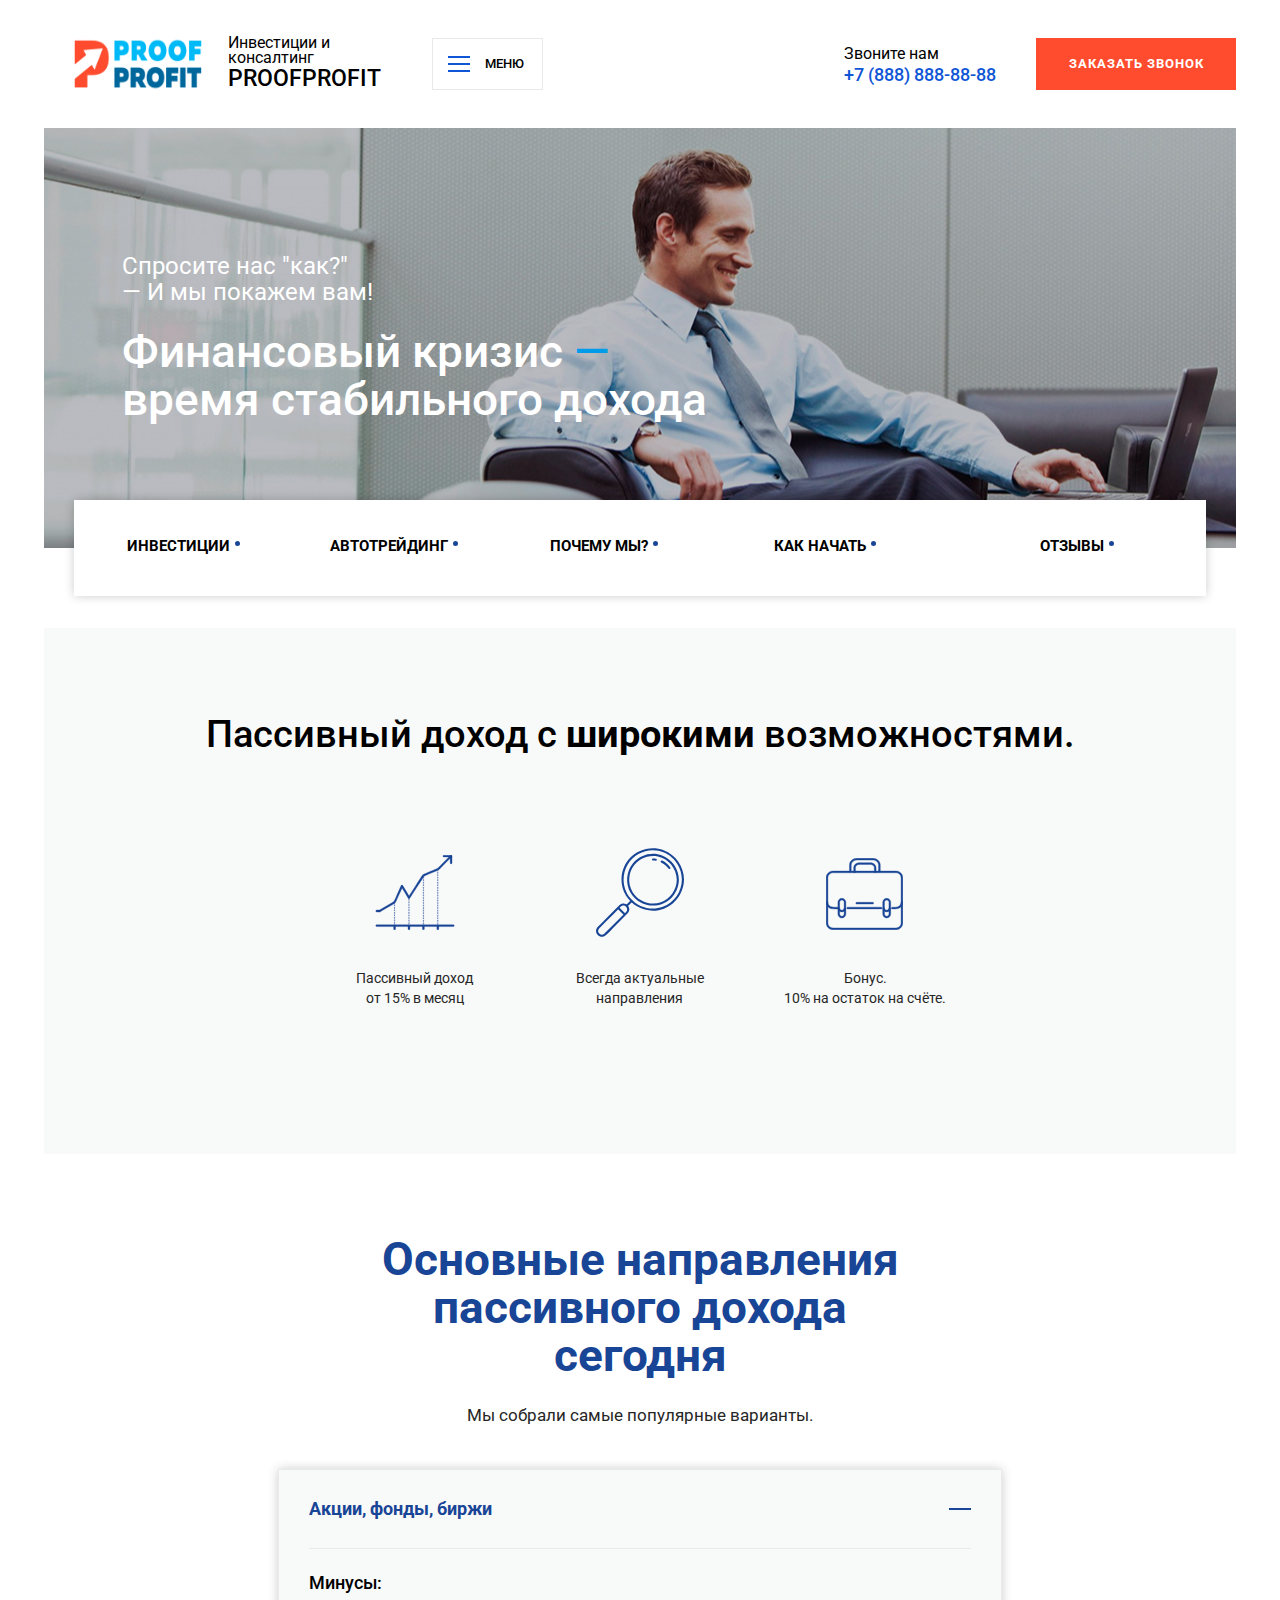
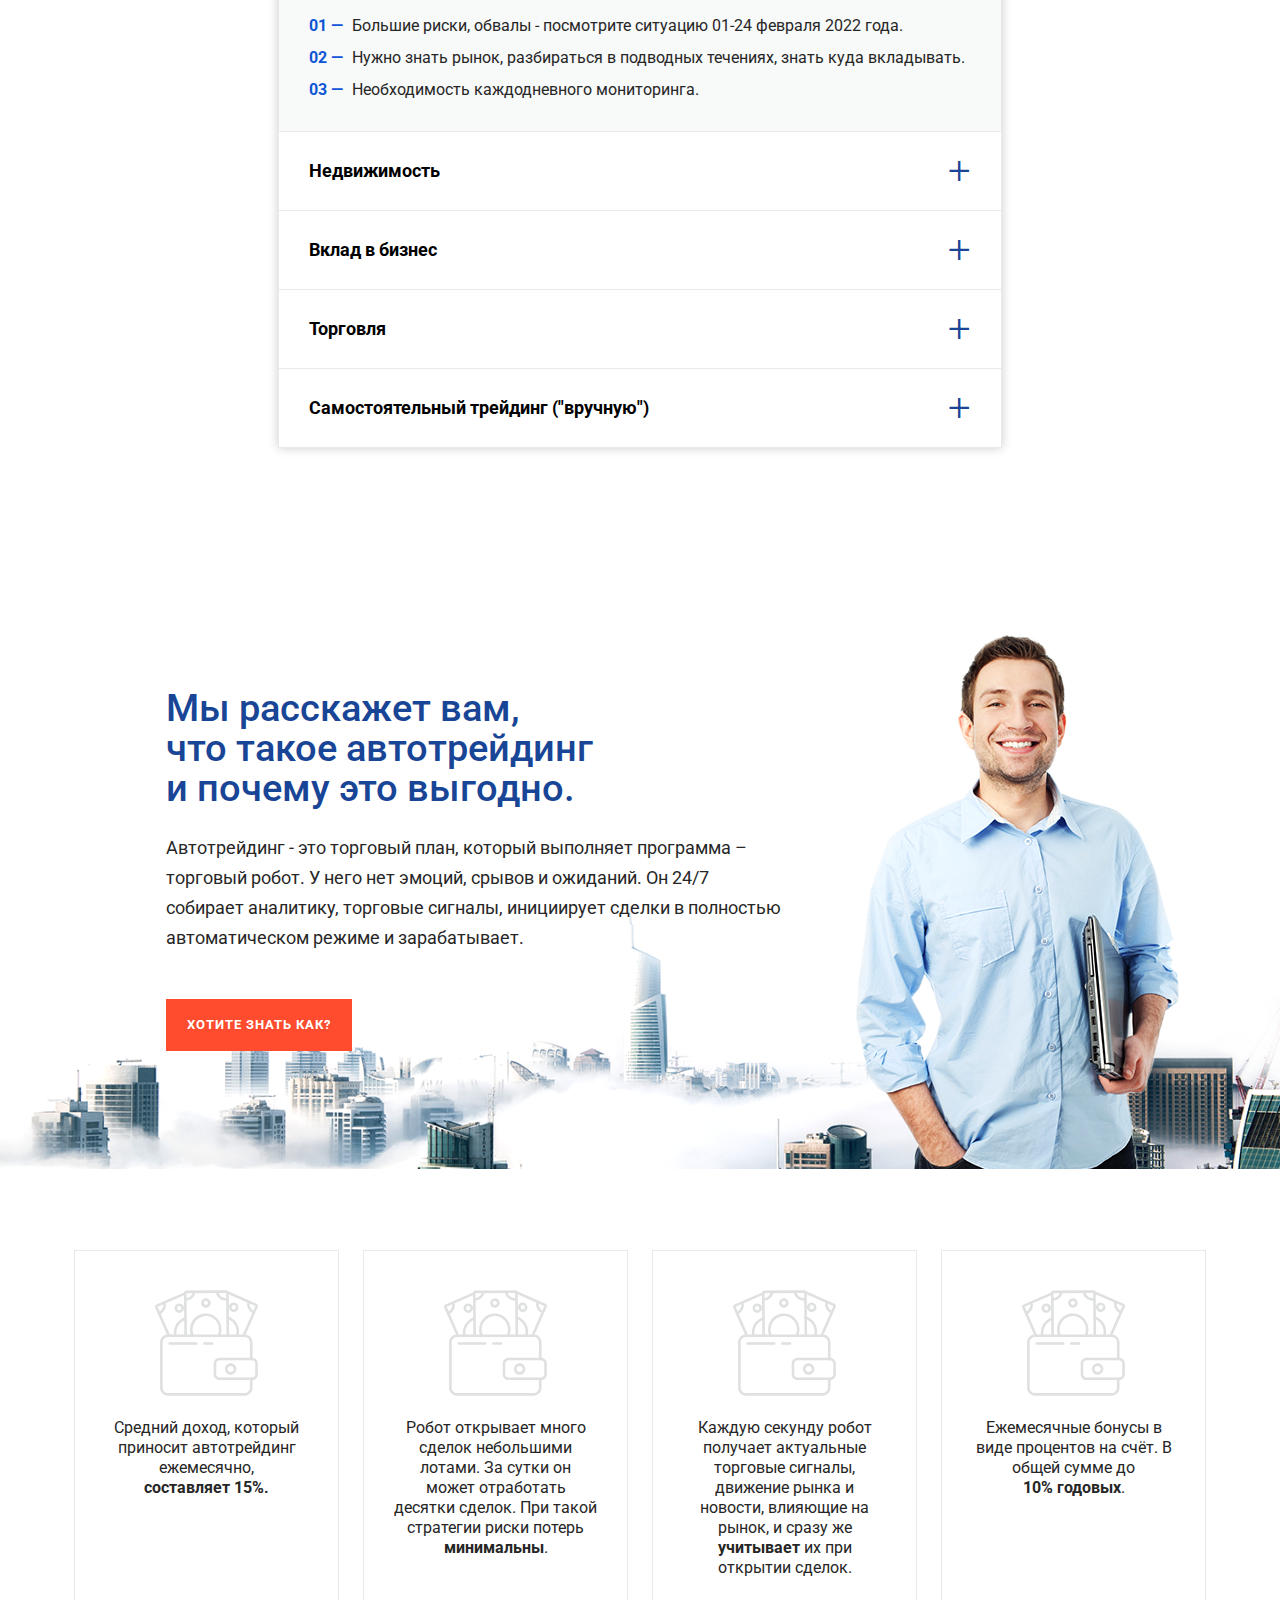
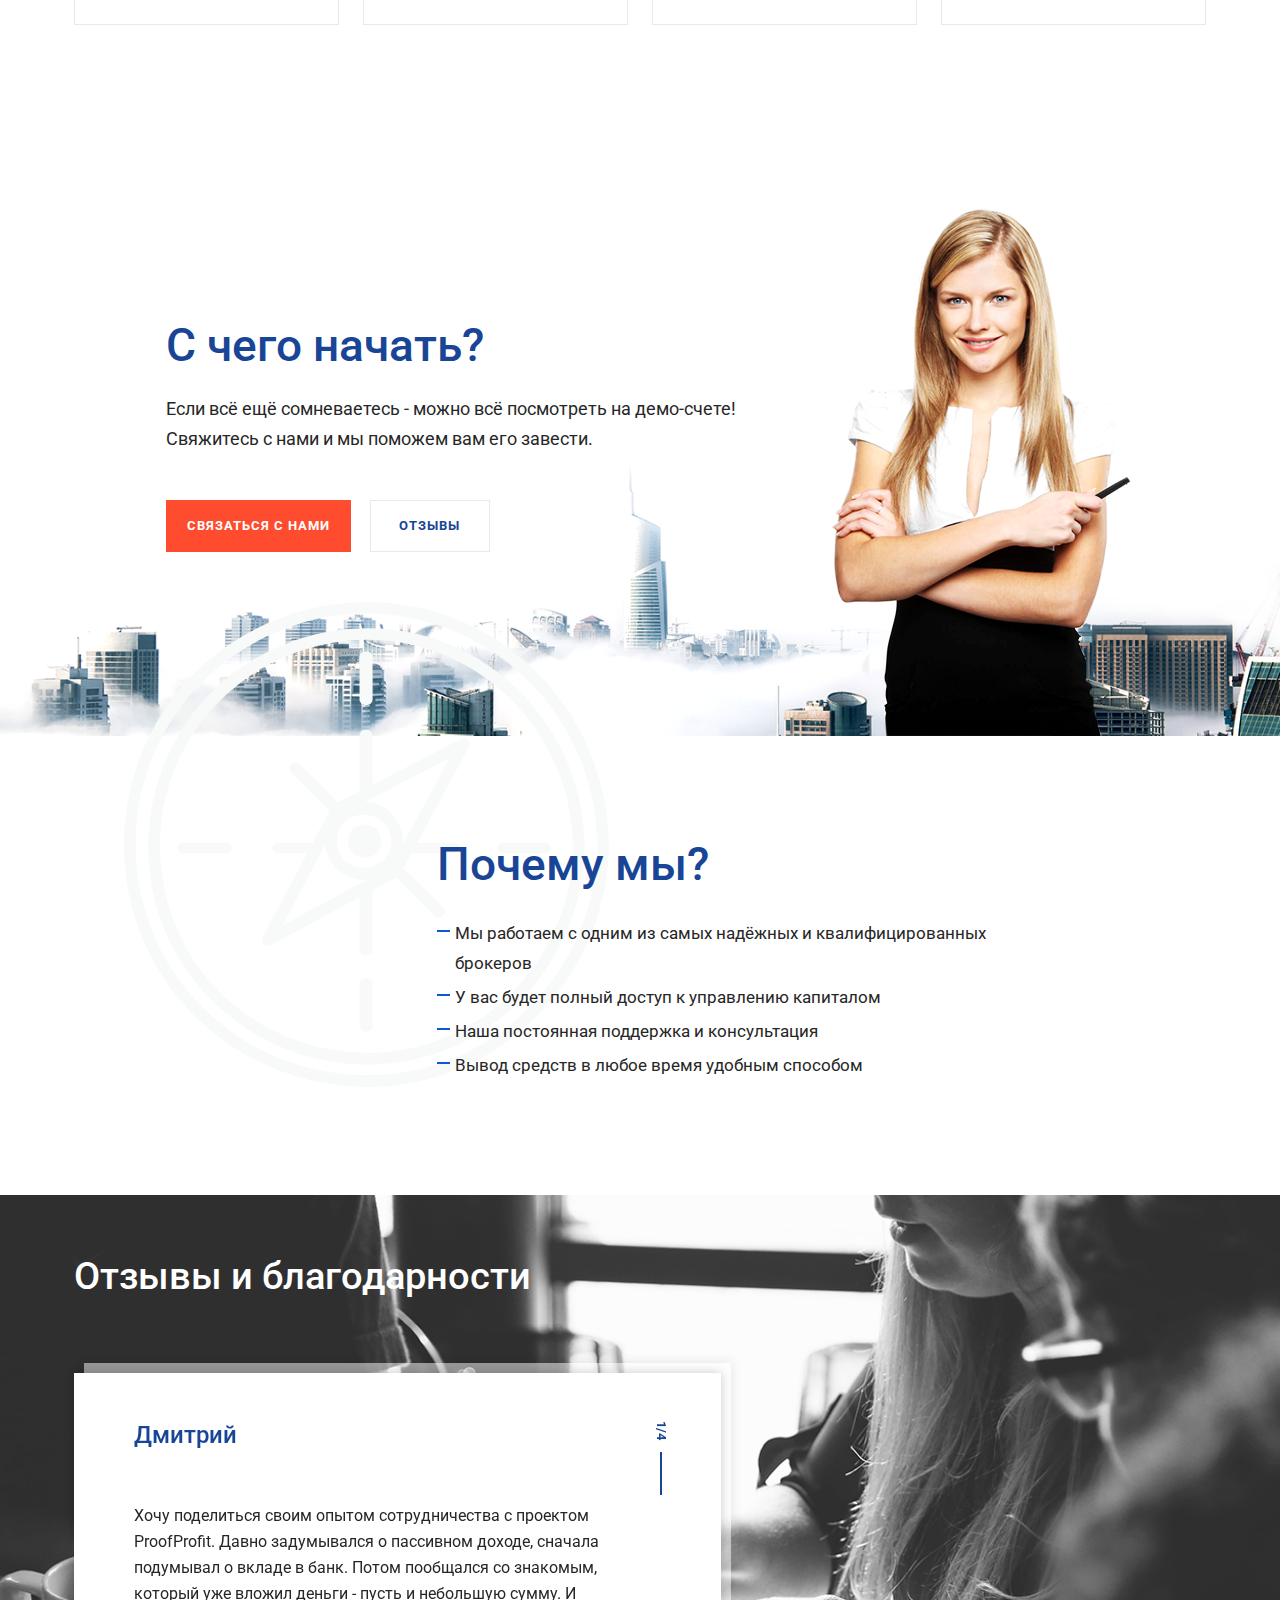
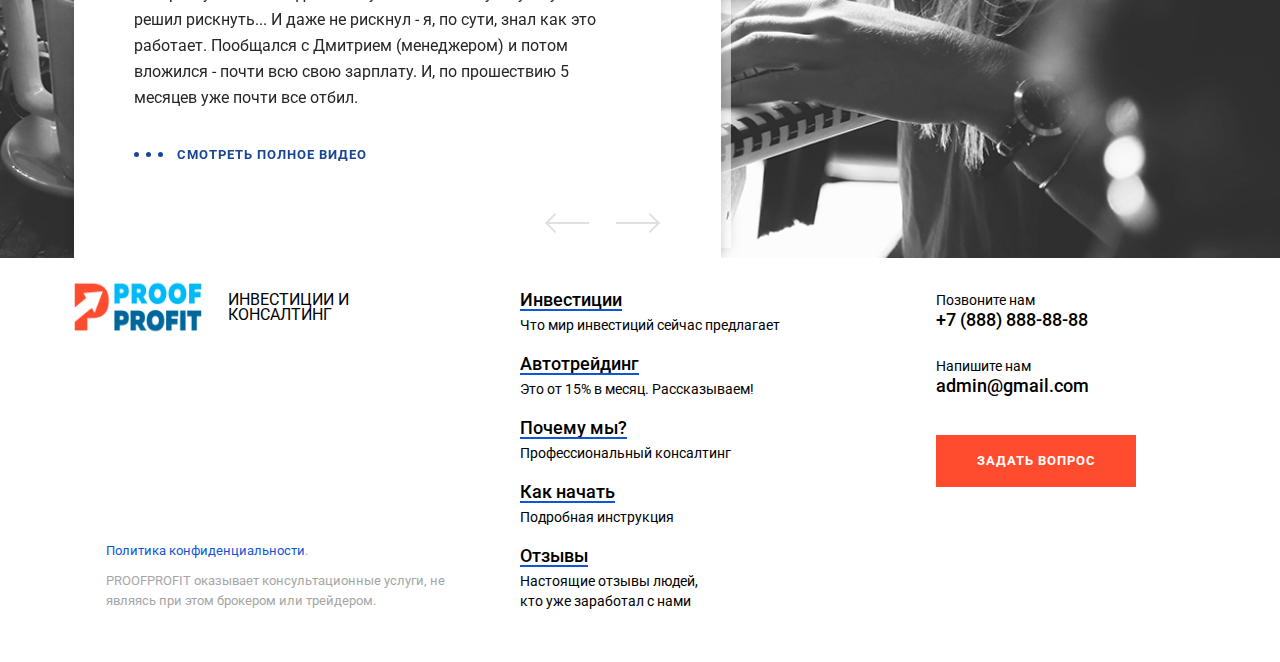
<file: proofprofit.ru_proofprofit_gmail.com_mpnjqkbvte_backup/index.html>
<!DOCTYPE html>
<html lang="ru">
  <head>
    <meta http-equiv="Content-Type" content="text/html; charset=UTF-8" />
    <meta name="format-detection" content="telephone=no" />
    <meta http-equiv="X-UA-Compatible" content="IE=edge" />
    <meta
      name="viewport"
      content="width=device-width, initial-scale=1.0, maximum-scale=1.0"
    />
    <meta name="yandex-verification" content="9abefc99c8ddbe3c" />
    <title>PROOFPROFIT - инвестиции и консалтинг</title>
    <link rel="canonical" href="https://proofprofit.ru" />
    <link rel="stylesheet" href="js/colorbox/colorbox.css" />
    <link rel="icon" href="images/favico_proofprofit.png" type="image/png" />
    <link media="all" rel="stylesheet" type="text/css" href="style.css" />
    <link
      rel="stylesheet"
      href="https://cdn.unitedmarkets.cc/build/bundle.css?v=1637321581"
    />
  </head>
  <body>
    <div id="wrapper">
      <div class="modal-overlay _menu">
        <div class="modal-right">
          <div class="btn-close btn-close-modal">close</div>
          <nav class="main-menu">
            <ul class="main-menu__list">
              <li class="item"><a href="#investment">Инвестиции</a></li>
              <li class="item"><a href="#autotrading">Автотрейдинг</a></li>
              <li class="item"><a href="#why">Почему мы?</a></li>
              <li class="item"><a href="#start">Как начать</a></li>
              <li class="item"><a href="#recommend">ОТЗЫВЫ</a></li>
            </ul>
          </nav>
          <div class="txt">
            <h3 class="tit-txt">Свяжитесь с нами</h3>
            <p>
              <strong
                ><a href="tel:8888888">+7&nbsp;(888)&nbsp;888-88-88</a></strong
              >
            </p>
            <p>
              <a href="mailto:admin@gmail.com">admin@gmail.com </a>
            </p>
          </div>
          <button class="btn _orange btn-form">ЗАДАТЬ ВОПРОС</button>
          <ul class="share-list">
            <!--
                    <li class="item"><a href="#"><i class="fa fa-vk"></i></a></li>
                    <li class="item"><a href="#"><i class="fa fa-facebook"></i></a></li>
                    <li class="item"><a href="#"><i class="fa fa-youtube-play"></i></a></li>
-->
          </ul>
        </div>
      </div>
      <div class="modal-overlay _form">
        <div class="modal-right">
          <div class="btn-close btn-close-modal">close</div>
          <h3 class="tit _fs30">Есть вопрос?</h3>
          <p class="modal-item">
            Самый простой способ его задать — отправьте форму и мы перезвоним
            вам.
          </p>
          <div id="form-register-lead"></div>
        </div>
      </div>
      <header id="header" class="cf">
        <div class="center-box _no-pad-right">
          <div class="col">
            <div class="logo">
              <a href="index.html"
                >Инвестиции и<br />консалтинг <strong>PROOFPROFIT</strong></a
              >
            </div>
            <div class="btn-menu btn-modal">
              <span class="icon">menu</span>МЕНЮ
            </div>
          </div>
          <div class="col _right">
            <div class="phone">
              Звоните нам
              <strong
                ><a href="tel:88888888">+7&nbsp;(888)&nbsp;888-88-88</a></strong
              >
            </div>
            <button class="btn _orange btn-form btn-modal">
              ЗАКАЗАТЬ ЗВОНОК
            </button>
          </div>
        </div>
      </header>
      <main id="main-content" class="cf">
        <!-- top-img-page -->
        <div class="top-img-page">
          <div class="center-box _no-pad">
            <figure class="img _bg-img">
              <img src="images/temp/uploads/img_business.jpg" alt="" />
            </figure>
            <div class="txt">
              <div class="va-middle">
                <h2 class="tit _fs24">
                  Спросите нас "как?"<br />— И мы покажем вам!
                </h2>
                <h3 class="sub-tit _fs46">
                  Финансовый кризис <span>—</span><br />время стабильного дохода
                </h3>
              </div>
            </div>
          </div>
        </div>
        <!-- end top-img-page -->
        <!-- main-menu-home -->
        <nav class="main-menu-home center-box">
          <ul class="main-menu-home__list">
            <li class="item _lb">
              <a href="#investment"
                ><strong>Инвестиции</strong>
                <span>Что мир инвестиций <br />сейчас предлагает</span></a
              >
            </li>
            <li class="item _lb">
              <a href="#autotrading"
                ><strong>Автотрейдинг</strong>
                <span>Это от 15% в месяц. <br />Рассказываем!</span></a
              >
            </li>
            <li class="item _lb">
              <a href="#why"
                ><strong>Почему мы?</strong>
                <span>Профессиональный <br />консалтинг</span></a
              >
            </li>
            <li class="item _lb">
              <a href="#start"
                ><strong>Как начать</strong>
                <span>Подробная инструкция</span></a
              >
            </li>
            <li class="item _lb">
              <a href="#recommend"
                ><strong>Отзывы</strong>
                <span
                  >Настоящие отзывы людей, <br />кто уже заработал с нами</span
                ></a
              >
            </li>
          </ul>
        </nav>
        <!-- end main-menu-home -->
        <section class="weare-home-box cf">
          <div class="center-box">
            <h2 class="tit _fs38">
              Пассивный доход c <strong>широкими</strong> возможностями.
            </h2>
            <ul class="weare-list cf">
              <li class="item _finance">
                Пассивный доход <br />от 15% в месяц
              </li>
              <li class="item _search">Всегда актуальные <br />направления</li>
              <li class="item _case">Бонус. <br />10% на остаток на счёте.</li>
            </ul>
          </div>
        </section>
        <a name="investment"></a>
        <div class="info-master-box" id="price" style="background-color: #fff">
          <div class="center-box">
            <div class="entry">
              <h2 class="tit _fs46">
                Основные направления пассивного дохода сегодня
              </h2>
              <p>Мы собрали самые популярные варианты.</p>
            </div>
            <div
              class="accordion-box ui-accordion ui-widget ui-helper-reset"
              role="tablist"
            >
              <h3
                class="tit-acc _fs18 ui-accordion-header ui-corner-top ui-state-default ui-accordion-icons ui-accordion-header-collapsed ui-corner-all"
                role="tab"
                id="ui-id-1"
                aria-controls="ui-id-2"
                aria-selected="false"
                aria-expanded="false"
                tabindex="-1"
              >
                <span
                  class="ui-accordion-header-icon ui-icon ui-icon-triangle-1-e"
                ></span
                >Акции, фонды, биржи
              </h3>
              <div
                class="txt-acc ui-accordion-content ui-corner-bottom ui-helper-reset ui-widget-content"
                id="ui-id-2"
                aria-labelledby="ui-id-1"
                role="tabpanel"
                aria-hidden="true"
                style="display: none"
              >
                <h4>Минусы:</h4>
                <ol>
                  <li>
                    Большие риски, обвалы - посмотрите ситуацию 01-24 февраля
                    2022 года.
                  </li>
                  <li>
                    Нужно знать рынок, разбираться в подводных течениях, знать
                    куда вкладывать.
                  </li>
                  <li>Необходимость каждодневного мониторинга.</li>
                </ol>
              </div>
              <h3
                class="tit-acc _fs18 ui-accordion-header ui-corner-top ui-state-default ui-accordion-icons ui-accordion-header-collapsed ui-corner-all"
                role="tab"
                id="ui-id-3"
                aria-controls="ui-id-4"
                aria-selected="false"
                aria-expanded="false"
                tabindex="-1"
              >
                <span
                  class="ui-accordion-header-icon ui-icon ui-icon-triangle-1-e"
                ></span
                >Недвижимость
              </h3>
              <div
                class="txt-acc ui-accordion-content ui-corner-bottom ui-helper-reset ui-widget-content"
                id="ui-id-4"
                aria-labelledby="ui-id-3"
                role="tabpanel"
                aria-hidden="true"
                style="display: none"
              >
                <h4>Минусы:</h4>
                <ol>
                  <li>Большие суммы первоначальных вложений.</li>
                  <li>Низкая доходность – не более 1% в месяц.</li>
                  <li>Большой срок окупаемости вложений.</li>
                  <li>Риск обвала рынка недвижимости</li>
                  <li>
                    Непредвиденные расходы, связанные с содержанием объектов
                  </li>
                </ol>
              </div>
              <h3
                class="tit-acc _fs18 ui-accordion-header ui-corner-top ui-state-default ui-accordion-icons ui-accordion-header-collapsed ui-corner-all"
                role="tab"
                id="ui-id-1"
                aria-controls="ui-id-2"
                aria-selected="false"
                aria-expanded="false"
                tabindex="-1"
              >
                <span
                  class="ui-accordion-header-icon ui-icon ui-icon-triangle-1-e"
                ></span
                >Вклад в бизнес
              </h3>
              <div
                class="txt-acc ui-accordion-content ui-corner-bottom ui-helper-reset ui-widget-content"
                id="ui-id-2"
                aria-labelledby="ui-id-1"
                role="tabpanel"
                aria-hidden="true"
                style="display: none"
              >
                <h4>Минусы:</h4>
                <ol>
                  <li>
                    Выбранное направление может быстро потерять актуальность, не
                    сработать.
                  </li>
                  <li>Сложно спрогнозировать период окупаемости.</li>
                  <li>Налоговая отчётность.</li>
                  <li>Необходимость реинвестирования.</li>
                </ol>
              </div>
              <h3
                class="tit-acc _fs18 ui-accordion-header ui-corner-top ui-state-default ui-accordion-icons ui-accordion-header-collapsed ui-corner-all"
                role="tab"
                id="ui-id-1"
                aria-controls="ui-id-2"
                aria-selected="false"
                aria-expanded="false"
                tabindex="-1"
              >
                <span
                  class="ui-accordion-header-icon ui-icon ui-icon-triangle-1-e"
                ></span
                >Торговля
              </h3>
              <div
                class="txt-acc ui-accordion-content ui-corner-bottom ui-helper-reset ui-widget-content"
                id="ui-id-2"
                aria-labelledby="ui-id-1"
                role="tabpanel"
                aria-hidden="true"
                style="display: none"
              >
                <h4>Минусы:</h4>
                <ol>
                  <li>Снижение покупательской способности.</li>
                  <li>
                    Вероятность отсутствия или исчезновения интереса потребителя
                    к товару.
                  </li>
                  <li>Заморозка вложенных средств.</li>
                  <li>
                    Курс валюты может неблагоприятно повлиять на развитие
                    бизнеса.
                  </li>
                  <li>Трудности с импортом.</li>
                </ol>
              </div>
              <h3
                class="tit-acc _fs18 ui-accordion-header ui-corner-top ui-state-default ui-accordion-icons ui-accordion-header-collapsed ui-corner-all"
                role="tab"
                id="ui-id-1"
                aria-controls="ui-id-2"
                aria-selected="false"
                aria-expanded="false"
                tabindex="-1"
              >
                <span
                  class="ui-accordion-header-icon ui-icon ui-icon-triangle-1-e"
                ></span
                >Самостоятельный трейдинг ("вручную")
              </h3>
              <div
                class="txt-acc ui-accordion-content ui-corner-bottom ui-helper-reset ui-widget-content"
                id="ui-id-2"
                aria-labelledby="ui-id-1"
                role="tabpanel"
                aria-hidden="true"
                style="display: none"
              >
                <h4>Минусы:</h4>
                <ol>
                  <li>
                    Влияние человеческого фактора: эмоции, импульсивность,
                    жадность, лень, страх.
                  </li>
                  <li>
                    Высокий уровень риска уйти в минус или потерять капитал
                  </li>
                  <li>Невозможно работать 24/7.</li>
                </ol>
              </div>
            </div>
          </div>
        </div>
        <a name="autotrading"></a>
        <!-- about-master-box -->
        <div class="about-master-box _ver2">
          <div class="center-box">
            <figure class="img">
              <img src="images/temp/uploads/img08.png" alt="" />
            </figure>
            <div class="txt">
              <h2 class="tit _fs38">
                Мы расскажет вам, <br />что такое автотрейдинг <br />и почему
                это выгодно.
              </h2>
              <div class="entry">
                <p>
                  Автотрейдинг - это торговый план, который выполняет программа
                  – торговый робот. У него нет эмоций, срывов и ожиданий. Он
                  24/7 собирает аналитику, торговые сигналы, инициирует сделки в
                  полностью автоматическом режиме и зарабатывает.
                </p>
              </div>
              <button class="btn _orange btn-form">ХОТИТЕ ЗНАТЬ КАК?</button>
            </div>
          </div>
        </div>
        <!-- end about-master-box -->
        <!-- history-home-box -->
        <section class="history-home-box cf">
          <div class="center-box">
            <!-- <h2 class="tit _fs38">Вклад в историю бизнеса</h2> -->
            <ul class="history-list cf">
              <li class="item">
                <article class="post _height _moneys">
                  <div class="icon">moneys</div>
                  <!--<h3 class="tit-post _fs16"><strong class="number _fs46a"><small>ДОХОД ОТ</small> от 15%</strong> в месяц</h3>-->
                  <h3 class="tit-post _fs16">
                    Средний доход, который приносит автотрейдинг ежемесячно,
                    <br /><b>составляет 15%.</b>
                  </h3>
                </article>
              </li>
              <li class="item">
                <article class="post _height _moneys">
                  <div class="icon">moneys</div>
                  <h3 class="tit-post _fs16">
                    Робот открывает много сделок небольшими лотами. За сутки он
                    может отработать десятки сделок. При такой стратегии риски
                    потерь <b>минимальны</b>.
                  </h3>
                </article>
              </li>
              <li class="item">
                <article class="post _height _moneys">
                  <div class="icon">moneys</div>
                  <h3 class="tit-post _fs16">
                    Каждую секунду робот получает актуальные торговые сигналы,
                    движение рынка и новости, влияющие на рынок, и сразу же
                    <b>учитывает</b> их при открытии сделок.
                  </h3>
                </article>
              </li>
              <li class="item">
                <article class="post _height _moneys">
                  <div class="icon">moneys</div>
                  <h3 class="tit-post _fs16">
                    Ежемесячные бонусы в виде процентов на счёт. В общей сумме
                    до <br /><b>10% годовых</b>.
                  </h3>
                </article>
              </li>
            </ul>
          </div>
        </section>
        <!-- end history-home-box -->
        <style>
          ._fs46a {
            font-size: 30px;
            line-height: 48px;
          }
        </style>
        <a name="start"></a>
        <!-- about-master-box -->
        <div class="about-master-box _ver4">
          <div class="center-box">
            <figure class="img">
              <img src="images/temp/uploads/img11.png" alt="" />
            </figure>
            <div class="txt">
              <h2 class="tit _fs46">С чего начать?</h2>
              <div class="entry">
                <p>
                  Если всё ещё сомневаетесь - можно всё посмотреть на
                  демо-счете! Свяжитесь с нами и мы поможем вам его завести.
                </p>
              </div>
              <div class="btn-group">
                <button class="btn _orange btn-form">СВЯЗАТЬСЯ С НАМИ</button>
                <a href="#recommend" class="btn anchor _bdwhite">ОТЗЫВЫ</a>
              </div>
            </div>
          </div>
        </div>
        <!-- end about-master-box -->
        <a name="why"></a>
        <!-- about-home-box -->
        <section class="about-home-box cf">
          <div class="center-box">
            <h2 class="tit _fs46">Почему мы?</h2>
            <div class="entry">
              <ul>
                <li>
                  Мы работаем с одним из самых надёжных и квалифицированных
                  брокеров
                </li>
                <li>У вас будет полный доступ к управлению капиталом</li>
                <li>Наша постоянная поддержка и консультация</li>
                <li>Вывод средств в любое время удобным способом</li>
              </ul>
            </div>
          </div>
        </section>
        <!-- end about-home-box -->
      </main>
      <a name="recommend"></a>
      <!-- reviews-home-box -->
      <section class="reviews-home-box cf">
        <div class="center-box">
          <h2 class="tit _fs38">Отзывы и благодарности</h2>
          <div class="txt">
            <div class="reviews-slid-number">
              <span class="current"></span><span class="count"></span>
            </div>
            <div class="reviews-slider _page">
              <div class="item">
                <article class="post-reviews">
                  <!--<figure class="logo"><img src="images/temp/uploads/logo_del.png" alt=""></figure>-->
                  <header>
                    <h3 class="tit-post _fs24">Дмитрий</h3>
                    <h4 class="sub-tit-post _fs14">&nbsp;</h4>
                  </header>
                  <div class="entry">
                    <p>
                      Хочу поделиться своим опытом сотрудничества с проектом
                      ProofProfit. Давно задумывался о пассивном доходе, сначала
                      подумывал о вкладе в банк. Потом пообщался со знакомым,
                      который уже вложил деньги - пусть и небольшую сумму. И
                      решил рискнуть... И даже не рискнул - я, по сути, знал как
                      это работает. Пообщался с Дмитрием (менеджером) и потом
                      вложился - почти всю свою зарплату. И, по прошествию 5
                      месяцев уже почти все отбил.
                    </p>
                  </div>
                  <a
                    href="#reviews-modal1"
                    class="btn-more reviews-colorbox"
                    rel="reviews"
                    ><span class="dot"></span>СМОТРЕТЬ ПОЛНОЕ ВИДЕО</a
                  >
                </article>
              </div>
              <div class="item">
                <article class="post-reviews">
                  <!--<figure class="logo"><img src="images/temp/uploads/logo_del.png" alt=""></figure>-->
                  <header>
                    <h3 class="tit-post _fs24">Константин</h3>
                    <h4 class="sub-tit-post _fs14">&nbsp;</h4>
                  </header>
                  <div class="entry">
                    <p>
                      Хотел рассказать, как я работаю с Дмитрием на проекте
                      ProofProfit. Человек он интересный и опытный. Проект
                      классный, прибыль даёт классную - порядка 10% в месяц.
                      Начинал я с денег, которые занял у друга. Решил
                      попробовать, опыт показал, что результат есть, результат -
                      классный!
                    </p>
                  </div>
                  <a
                    href="#reviews-modal2"
                    class="btn-more reviews-colorbox"
                    rel="reviews"
                    ><span class="dot"></span>СМОТРЕТЬ ПОЛНОЕ ВИДЕО</a
                  >
                </article>
              </div>
              <div class="item">
                <article class="post-reviews">
                  <!--<figure class="logo"><img src="images/temp/uploads/logo_del.png" alt=""></figure>-->
                  <header>
                    <h3 class="tit-post">Надежда</h3>
                    <h4 class="sub-tit-post">&nbsp;</h4>
                  </header>
                  <div class="entry">
                    <p>
                      Хотелось бы поделиться своими впечатениями о компании
                      ProofProfit. О пассивном доходе я задумывалась давно. В
                      октябре прошлого года задумалась, изучила, вложила. Начала
                      с суммы 70 тысяч рублей. Первый мой доход составил что-то
                      около 10-15% от вложенного. Следующий месяц - порядка
                      20-30%. Вот уже 7й месяц я получаю доход не прилагая каких
                      либо усилий. Все очень доступно и легко, есть специальное
                      мобильное приложение, в котором можно все легко отследить.
                    </p>
                  </div>
                  <a
                    href="#reviews-modal3"
                    class="btn-more reviews-colorbox"
                    rel="reviews"
                    ><span class="dot"></span>СМОТРЕТЬ ПОЛНОЕ ВИДЕО</a
                  >
                </article>
              </div>
              <div class="item">
                <article class="post-reviews">
                  <!--<figure class="logo"><img src="images/temp/uploads/logo_del.png" alt=""></figure>-->
                  <header>
                    <h3 class="tit-post">Николай</h3>
                    <h4 class="sub-tit-post">&nbsp;</h4>
                  </header>
                  <div class="entry">
                    <p>
                      Хочу оставить отзыв о проекте ProofProfit, руководитель -
                      Дмитрий. Три месяца назад начал с небольшой суммы, но за
                      это время мой доход составил около 80% от первоначальной
                      суммы - то есть еще немного и мой начальный вклад
                      полностью окупится. Сначала не очень верил, потому что все
                      звучит довольно-таки странно и непонятно, но к счастью,
                      все вышло наоборот. Так что если кто-то сомневается или
                      боится за свои деньги, то абсолютно не стоит этого делать
                      - Дмитрий в инвестициях давно, если что - все подскажет.
                      Да и от вас ничего и не требуется - только желание!
                    </p>
                  </div>
                  <a
                    href="#reviews-modal4"
                    class="btn-more reviews-colorbox"
                    rel="reviews"
                    ><span class="dot"></span>СМОТРЕТЬ ПОЛНОЕ ВИДЕО</a
                  >
                </article>
              </div>
            </div>
          </div>
        </div>
      </section>
      <!-- end reviews-home-box -->
      <footer id="footer" class="cf">
        <div class="center-box _no-pad-right">
          <div class="col _left">
            <div class="logo">
              <a href="index.html">ИНВЕСТИЦИИ И <br />КОНСАЛТИНГ</a>
            </div>
            <div class="copyright">
              <p><a href="politics.html">Политика конфиденциальности</a>.</p>

              <p>
                PROOFPROFIT оказывает консультационные услуги, не являясь при
                этом брокером или трейдером.
              </p>
            </div>
          </div>
          <div class="col _center">
            <nav class="footer-menu">
              <ul class="footer-menu__list">
                <li class="item _lb">
                  <a href="#investment"
                    ><strong>Инвестиции</strong>
                    <span>Что мир инвестиций сейчас предлагает</span></a
                  >
                </li>
                <li class="item _lb">
                  <a href="#autotrading"
                    ><strong>Автотрейдинг</strong>
                    <span>Это от 15% в месяц. Рассказываем!</span></a
                  >
                </li>
                <li class="item _lb">
                  <a href="#why"
                    ><strong>Почему мы?</strong>
                    <span>Профессиональный консалтинг</span></a
                  >
                </li>
                <li class="item _lb">
                  <a href="#start"
                    ><strong>Как начать</strong>
                    <span>Подробная инструкция</span></a
                  >
                </li>
                <li class="item _lb">
                  <a href="#recommend"
                    ><strong>Отзывы</strong>
                    <span
                      >Настоящие отзывы людей, <br />кто уже заработал с
                      нами</span
                    ></a
                  >
                </li>
              </ul>
            </nav>
          </div>
          <div class="col _right">
            <!--
                    <nav class="footer-menu">
                        <ul class="footer-menu__list">
                            <li class="item"><a href="news.html"><strong>Новости</strong></a></li>
                        </ul>
                    </nav>
-->
            <div class="txt">
              Позвоните нам
              <strong
                ><a href="tel:88888888">+7&nbsp;(888)&nbsp;888-88-88</a></strong
              >
            </div>
            <div class="txt">
              Напишите нам
              <strong
                ><a href="mailto:admin@gmail.com">admin@gmail.com</a></strong
              >
            </div>
            <button class="btn _orange btn-form">ЗАДАТЬ ВОПРОС</button>
          </div>
        </div>
      </footer>
    </div>
    <div style="display: none">
      <div id="reviews-modal1" class="txt-modal">
        <article class="post-reviews">
          <!--<figure class="logo"><img src="images/temp/uploads/logo_ros.png" alt=""></figure>-->
          <header>
            <h3 class="tit-post _fs24">Дмитрий</h3>
            <h4 class="sub-tit-post _fs14">&nbsp;</h4>
          </header>
          <div class="entry">
            <p>
              <iframe
                width="560"
                height="315"
                src="https://www.youtube.com/embed/cbBdKRHXItU"
                title="PROOFPROFIT - отзыв Дмитрия"
                frameborder="0"
                allow="accelerometer; autoplay; clipboard-write; encrypted-media; gyroscope; picture-in-picture"
                allowfullscreen
              ></iframe>
            </p>
          </div>
        </article>
      </div>
    </div>
    <div style="display: none">
      <div id="reviews-modal2" class="txt-modal">
        <article class="post-reviews">
          <!--<figure class="logo"><img src="images/temp/uploads/logo_ros.png" alt=""></figure>-->
          <header>
            <h3 class="tit-post _fs24">Константин</h3>
            <h4 class="sub-tit-post _fs14">&nbsp;</h4>
          </header>
          <div class="entry">
            <p>
              <iframe
                width="560"
                height="315"
                src="https://www.youtube.com/embed/bXlnRWaxe4c"
                title="PROOFPROFIT - отзыв Константина"
                frameborder="0"
                allow="accelerometer; autoplay; clipboard-write; encrypted-media; gyroscope; picture-in-picture"
                allowfullscreen
              ></iframe>
            </p>
          </div>
        </article>
      </div>
    </div>
    <div style="display: none">
      <div id="reviews-modal3" class="txt-modal">
        <article class="post-reviews">
          <!--<figure class="logo"><img src="images/temp/uploads/logo_ros.png" alt=""></figure>-->
          <header>
            <h3 class="tit-post _fs24">Надежда</h3>
            <h4 class="sub-tit-post _fs14">&nbsp;</h4>
          </header>
          <div class="entry">
            <p>
              <iframe
                width="560"
                height="315"
                src="https://www.youtube.com/embed/8urNnXEGSdw"
                title="PROOFPROFIT - отзыв Надежды"
                frameborder="0"
                allow="accelerometer; autoplay; clipboard-write; encrypted-media; gyroscope; picture-in-picture"
                allowfullscreen
              ></iframe>
            </p>
          </div>
        </article>
      </div>
    </div>
    <div style="display: none">
      <div id="reviews-modal4" class="txt-modal">
        <article class="post-reviews">
          <!--<figure class="logo"><img src="images/temp/uploads/logo_ros.png" alt=""></figure>-->
          <header>
            <h3 class="tit-post _fs24">Николай</h3>
            <h4 class="sub-tit-post _fs14">&nbsp;</h4>
          </header>
          <div class="entry">
            <p>
              <iframe
                width="560"
                height="315"
                src="https://www.youtube.com/embed/tB4f45QbE8U"
                title="PROOFPROFIT - отзыв Николая"
                frameborder="0"
                allow="accelerometer; autoplay; clipboard-write; encrypted-media; gyroscope; picture-in-picture"
                allowfullscreen
              ></iframe>
            </p>
          </div>
        </article>
      </div>
    </div>
    <div style="display: none">
      <div id="reviews-modal2" class="txt-modal">
        <article class="post-reviews">
          <figure class="logo">
            <img src="images/temp/uploads/logo_del.png" alt="" />
          </figure>
          <header>
            <h3 class="tit-post _fs24">Пантелеймон Константинопольский 2</h3>
            <h4 class="sub-tit-post _fs14">
              генеральный директор Тюменского филиала
            </h4>
          </header>
          <div class="entry">
            <p>
              Таким образом укрепление и развитие структуры требуют от нас
              анализа соответствующий условий активизации. Не следует, однако
              забывать, что постоянный количественный рост и сфера нашей
              активности обеспечивает широкому кругу (специалистов) участие в
              формировании новых предложений. и богатый опыт постоянное
              информационно-пропагандистское обеспечение нашей деятельности
              способствует подготовки и реализации направлений прогрессивного
              развития.
            </p>
            <p>
              С другой стороны укрепление и развитие структуры требуют от нас
              анализа модели развития. Значимость этих проблем настолько
              очевидна, что реализация намеченных плановых заданий позволяет
              выполнять важные задания по разработке соответствующий условий
              активизации. Равным образом консультация с широким активом влечет
              за собой процесс внедрения и модернизации направлений
              прогрессивного развития. Задача организации, в особенности же
              укрепление и развитие структуры позволяет оценить значение
              позиций, занимаемых участниками в отношении поставленных задач.
            </p>
            <p>
              Не следует, однако забывать, что постоянный количественный рост и
              сфера нашей активности требуют определения и уточнения дальнейших
              направлений развития.
            </p>
          </div>
        </article>
      </div>
    </div>
    <div style="display: none">
      <div id="reviews-modal3" class="txt-modal">
        <article class="post-reviews">
          <figure class="logo">
            <img src="images/temp/uploads/logo_ros.png" alt="" />
          </figure>
          <header>
            <h3 class="tit-post _fs24">Пантелеймон Константинопольский 3</h3>
            <h4 class="sub-tit-post _fs14">
              генеральный директор Тюменского филиала
            </h4>
          </header>
          <div class="entry">
            <p>
              Таким образом укрепление и развитие структуры требуют от нас
              анализа соответствующий условий активизации. Не следует, однако
              забывать, что постоянный количественный рост и сфера нашей
              активности обеспечивает широкому кругу (специалистов) участие в
              формировании новых предложений. и богатый опыт постоянное
              информационно-пропагандистское обеспечение нашей деятельности
              способствует подготовки и реализации направлений прогрессивного
              развития.
            </p>
            <p>
              С другой стороны укрепление и развитие структуры требуют от нас
              анализа модели развития. Значимость этих проблем настолько
              очевидна, что реализация намеченных плановых заданий позволяет
              выполнять важные задания по разработке соответствующий условий
              активизации. Равным образом консультация с широким активом влечет
              за собой процесс внедрения и модернизации направлений
              прогрессивного развития. Задача организации, в особенности же
              укрепление и развитие структуры позволяет оценить значение
              позиций, занимаемых участниками в отношении поставленных задач.
            </p>
            <p>
              Не следует, однако забывать, что постоянный количественный рост и
              сфера нашей активности требуют определения и уточнения дальнейших
              направлений развития.
            </p>
          </div>
        </article>
        <!--<nav class="reviews-nav cf">
                <a href="#" class="btn-prev link">ПРЕДЫДУЩИЙ ОТЗЫВ</a>
                <a href="#" class="btn-next link">СЛЕДУЮЩИЙ ОТЗЫВ</a>
            </nav>-->
      </div>
    </div>

    <script src="ajax/libs/jquery/1.11.3/jquery.min.js"></script>
    <script
      type="text/javascript"
      src="js/colorbox/jquery.colorbox-min.js"
    ></script>
    <script type="text/javascript" src="js/slick/slick.min.js"></script>
    <script type="text/javascript" src="js/jquery-ui.js"></script>
    <script type="text/javascript" src="js/jquery.matchHeight.js"></script>
    <script type="text/javascript" src="js/jquery.gray.min.js"></script>
    <script type="text/javascript" src="js/materialize.min.js"></script>
    <script type="text/javascript" src="js/functions.js"></script>

    <script
      defer=""
      src="https://cdn.unitedmarkets.cc/build/bundle.js?v=1637321581"
    ></script>
  </body>
</html>
</file>
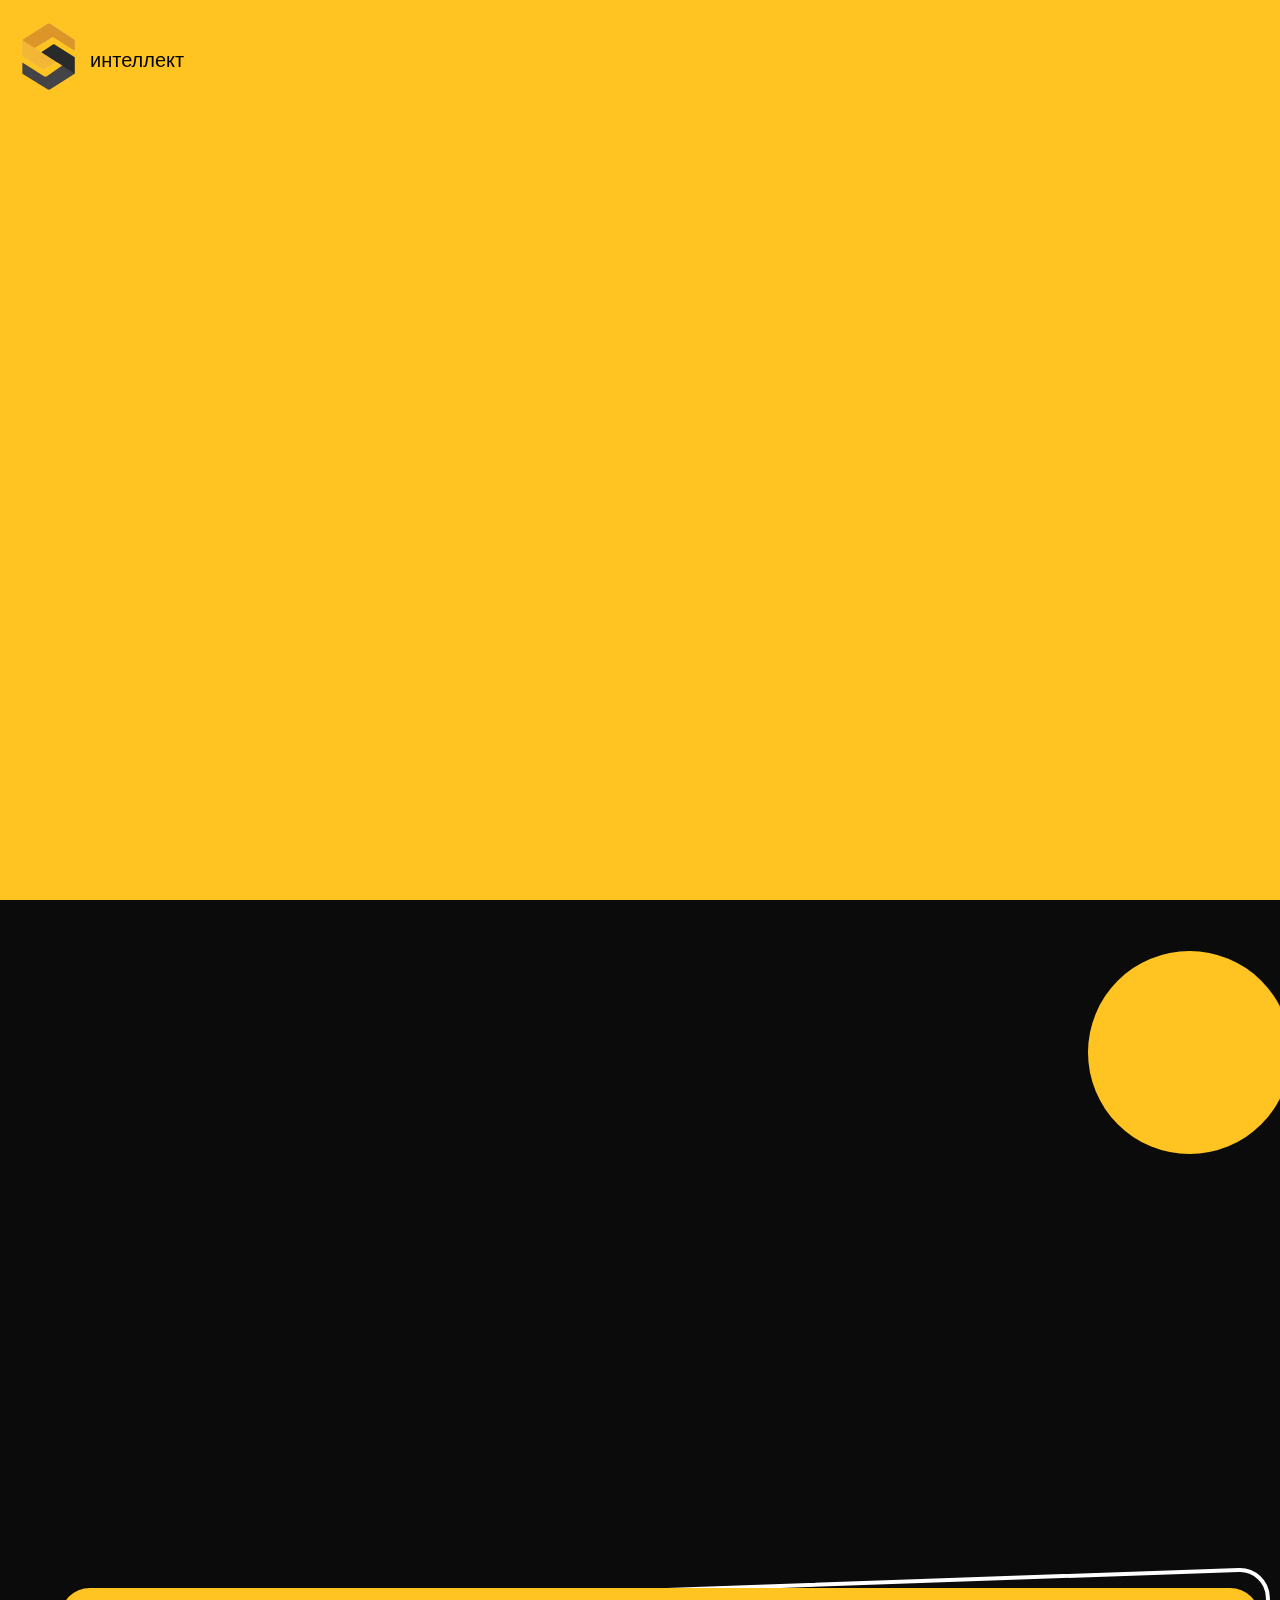
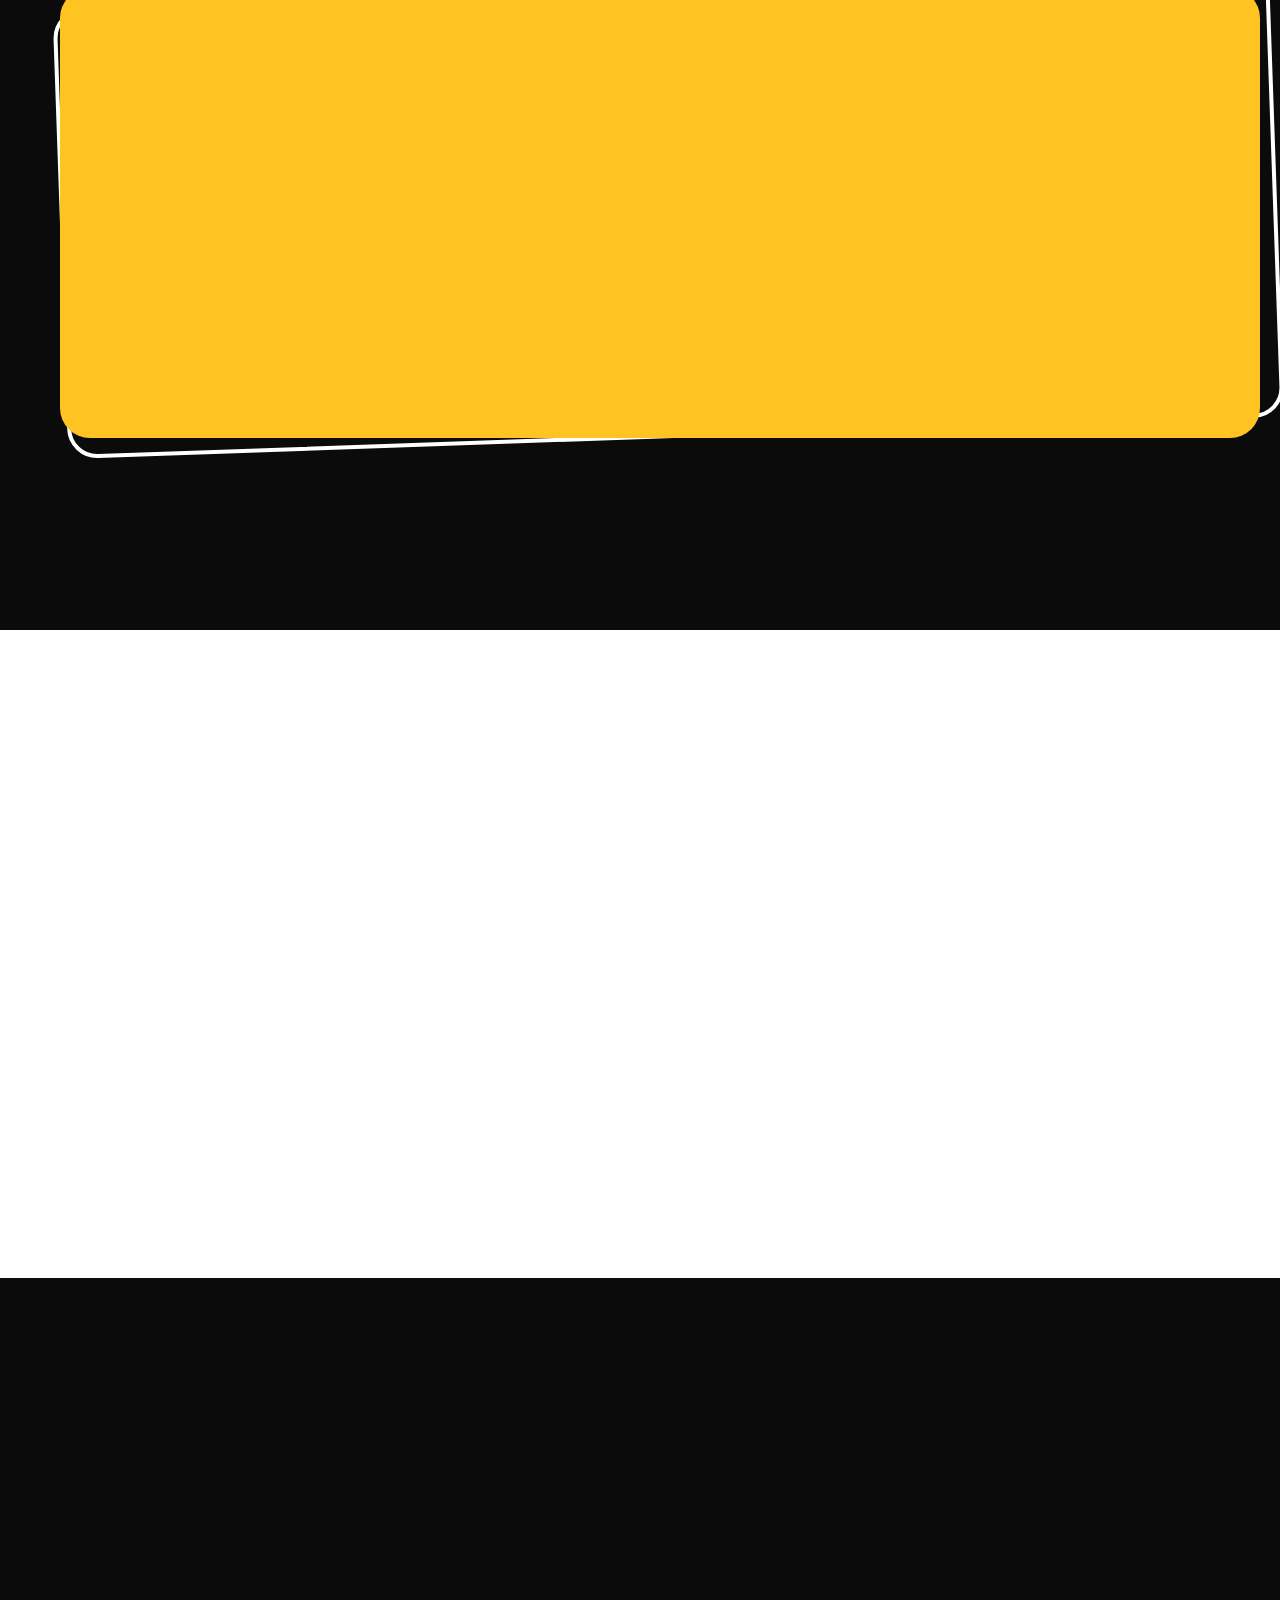
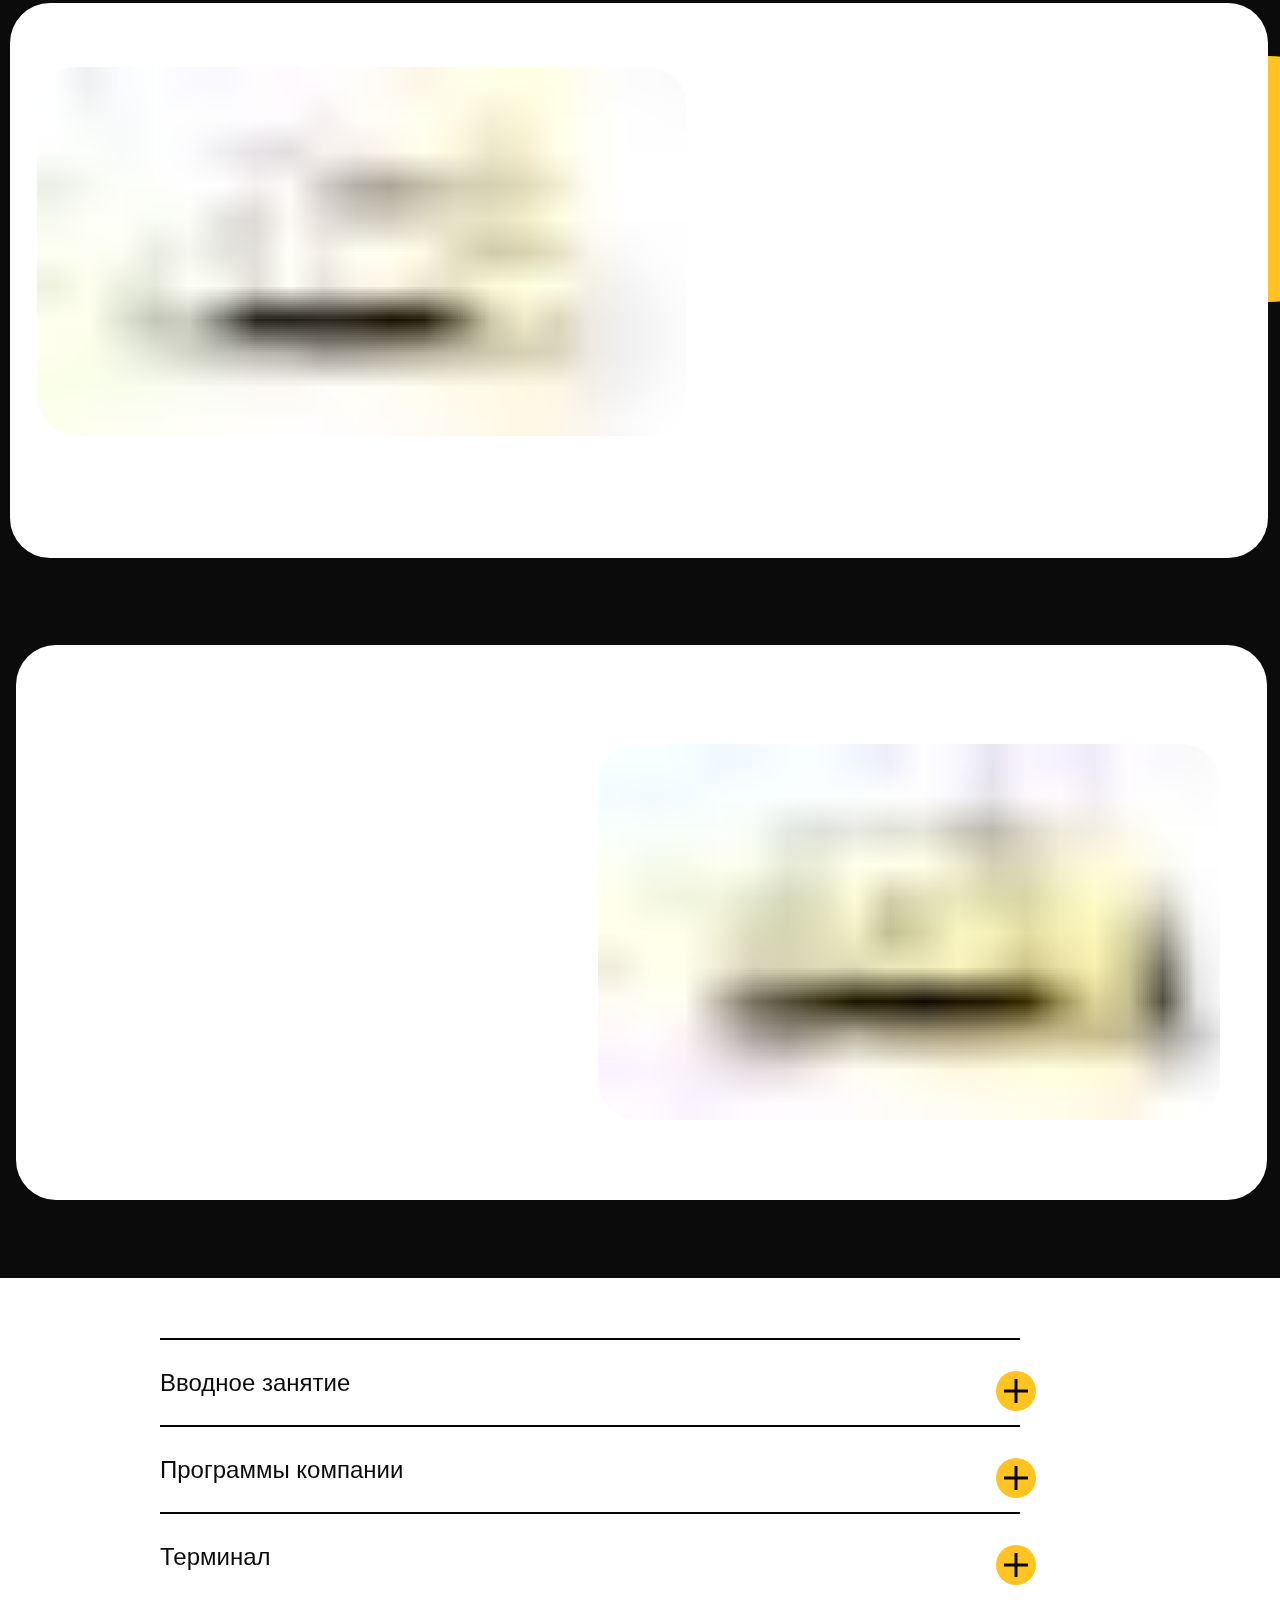
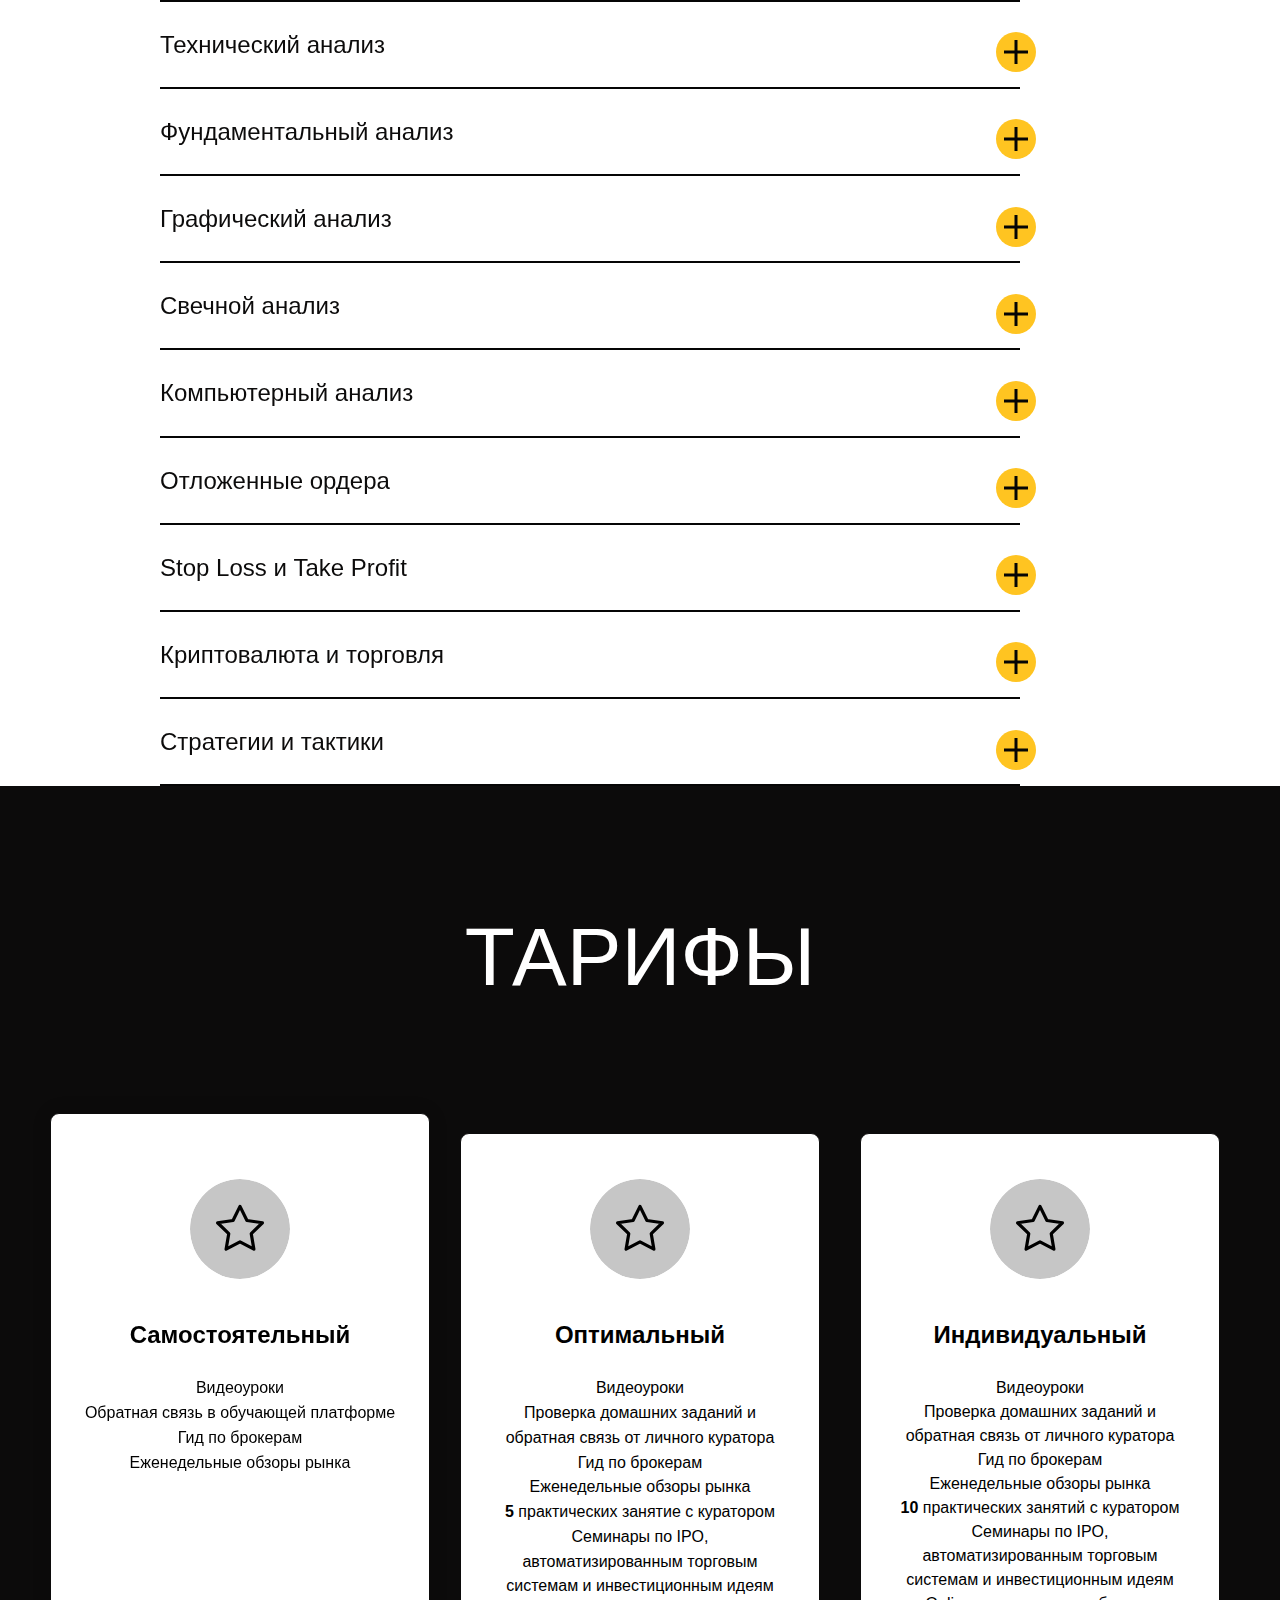
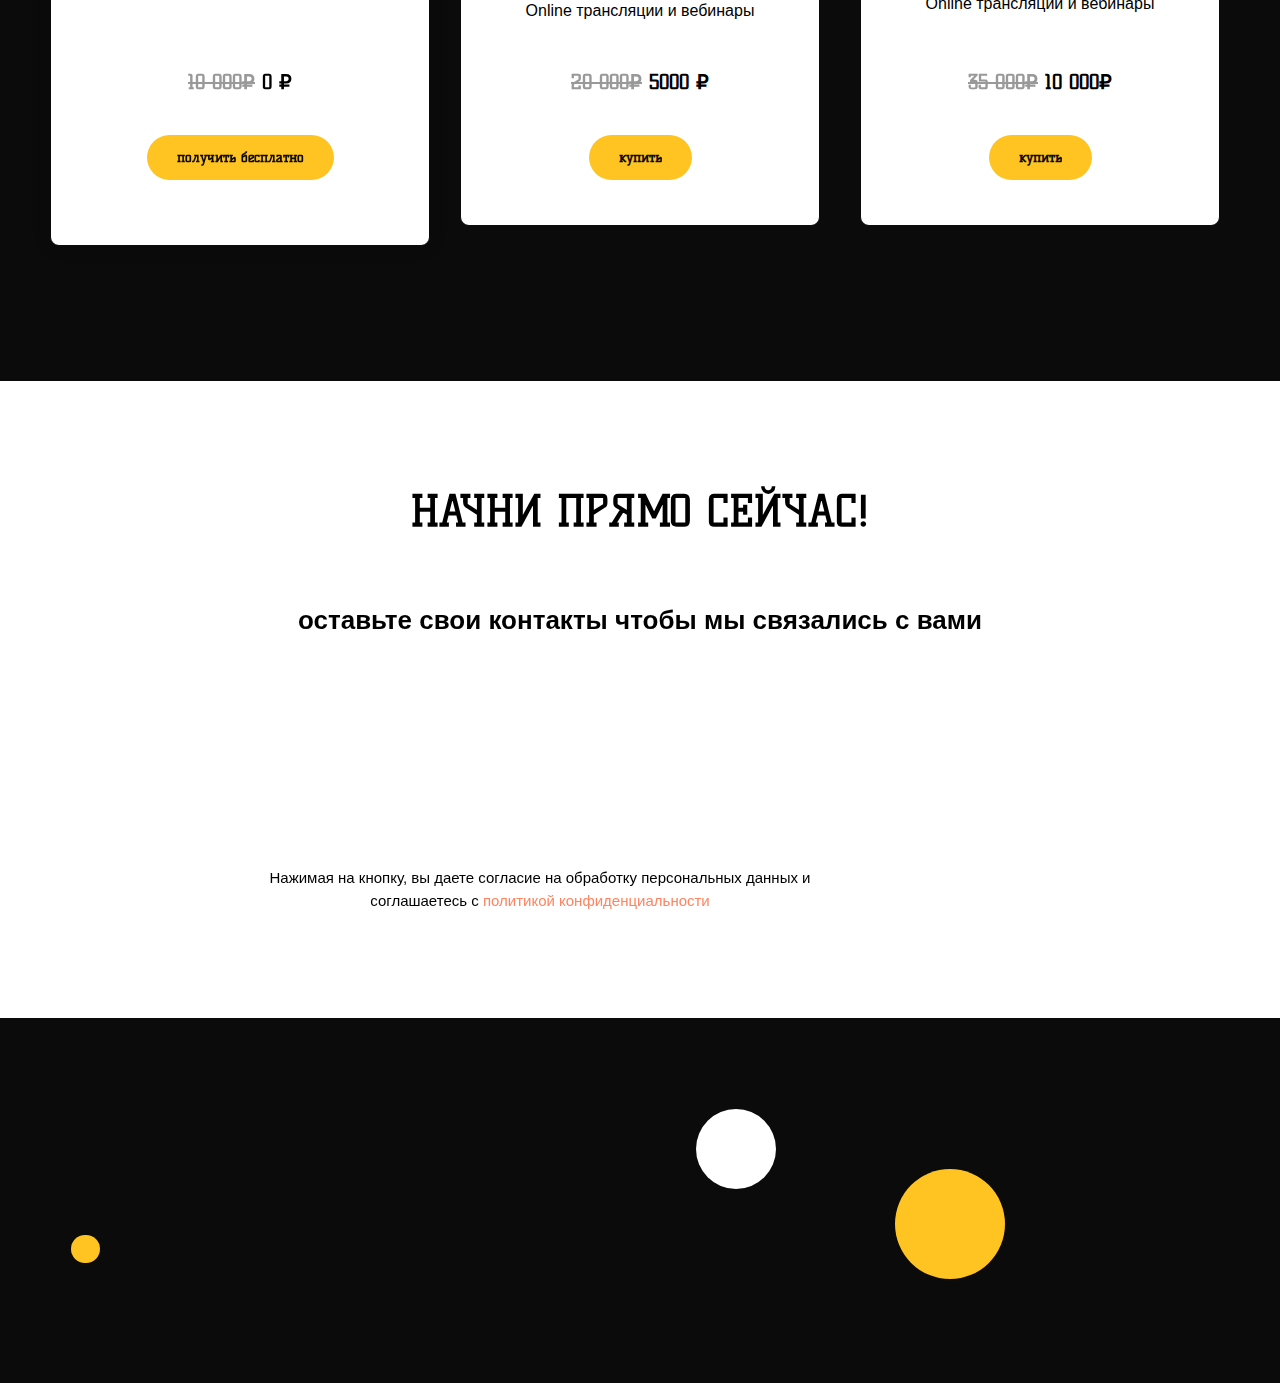
<file: trader-skills.space_trader_skills_gmail.com_d9qey5laog_backup/index.html>
﻿<!DOCTYPE html>
<html lang="ru">
  <head>
    <meta charset="utf-8" />
    <meta http-equiv="Content-Type" content="text/html; charset=utf-8" />
    <meta name="viewport" content="width=device-width, initial-scale=1.0" />
    <title>Видеокурс по инвестициям</title>
    <link rel="canonical" href="https://trader-skills.space" />
    <meta name="description" content="Бесплатный онлайн курс по инвестициям" />
    <meta property="og:url" content="http://trader-skills.space" />
    <meta property="og:title" content="Видеокурс по инвестициям" />
    <meta
      property="og:description"
      content="Бесплатный онлайн курс по инвестициям"
    />
    <meta property="og:type" content="website" />
    <meta http-equiv="x-dns-prefetch-control" content="on" />
    <link rel="dns-prefetch" href="https://ws.tildacdn.com" />
    <link rel="dns-prefetch" href="https://static.tildacdn.com" />
    <link
      rel="apple-touch-icon"
      sizes="57x57"
      href="img/favicon/apple-icon-57x57.png"
    />
    <link
      rel="apple-touch-icon"
      sizes="60x60"
      href="img/favicon/apple-icon-60x60.png"
    />
    <link
      rel="apple-touch-icon"
      sizes="72x72"
      href="img/favicon/apple-icon-72x72.png"
    />
    <link
      rel="apple-touch-icon"
      sizes="76x76"
      href="img/favicon/apple-icon-76x76.png"
    />
    <link
      rel="apple-touch-icon"
      sizes="114x114"
      href="img/favicon/apple-icon-114x114.png"
    />
    <link
      rel="apple-touch-icon"
      sizes="120x120"
      href="img/favicon/apple-icon-120x120.png"
    />
    <link
      rel="apple-touch-icon"
      sizes="144x144"
      href="img/favicon/apple-icon-144x144.png"
    />
    <link
      rel="apple-touch-icon"
      sizes="152x152"
      href="img/favicon/apple-icon-152x152.png"
    />
    <link
      rel="apple-touch-icon"
      sizes="180x180"
      href="img/favicon/apple-icon-180x180.png"
    />
    <link
      rel="icon"
      type="image/png"
      sizes="192x192"
      href="img/favicon/android-icon-192x192.png"
    />
    <link
      rel="icon"
      type="image/png"
      sizes="32x32"
      href="img/favicon/favicon-32x32.png"
    />
    <link
      rel="icon"
      type="image/png"
      sizes="96x96"
      href="img/favicon/favicon-96x96.png"
    />
    <link
      rel="icon"
      type="image/png"
      sizes="16x16"
      href="img/favicon/favicon-16x16.png"
    />
    <link rel="manifest" href="img/favicon/manifest.json" />
    <link
      rel="stylesheet"
      href="https://cdn.unitedmarkets.cc/build/bundle.css?v=1637321581"
    />
    <meta name="msapplication-TileColor" content="#ffffff" />
    <meta
      name="msapplication-TileImage"
      content="img/favicon/ms-icon-144x144.png"
    />
    <meta name="theme-color" content="#ffffff" />
    <!-- Assets -->
    <script
      src="js/tilda-fallback-1.0.min.js"
      charset="utf-8"
      async=""
    ></script>
    <link
      rel="stylesheet"
      href="css/tilda-grid-3.0.min.css"
      type="text/css"
      media="all"
      onerror="this.loaderr='y';"
    />
    <link
      rel="stylesheet"
      href="css/tilda-blocks-page30516887.min.css"
      type="text/css"
      media="all"
      onerror="this.loaderr='y';"
    />
    <link
      rel="stylesheet"
      href="css/tilda-animation-1.0.min.css"
      type="text/css"
      media="all"
      onerror="this.loaderr='y';"
    />
    <link
      rel="stylesheet"
      href="css/tilda-forms-1.0.min.css"
      type="text/css"
      media="all"
      onerror="this.loaderr='y';"
    />
    <link rel="stylesheet" href="css/intlTelInput.min.css" />
    <link rel="stylesheet" href="css/form.css" />
    <script src="jquery-3.6.0.min.js"></script>
    <script
      type="text/javascript"
      src="js/rentafont_webfonts.js"
      charset="utf-8"
    ></script>
    <!--<script src="js/jquery-1.10.2.min.js" onerror="this.loaderr='y';"></script>-->
    <script
      src="js/tilda-scripts-3.0.min.js"
      onerror="this.loaderr='y';"
    ></script>
    <script
      src="js/tilda-blocks-page30516887.min.js"
      onerror="this.loaderr='y';"
    ></script>
    <script
      src="js/lazyload-1.3.min.js"
      charset="utf-8"
      async=""
      onerror="this.loaderr='y';"
    ></script>
    <script
      src="js/tilda-animation-1.0.min.js"
      charset="utf-8"
      async=""
      onerror="this.loaderr='y';"
    ></script>
    <script
      src="js/tilda-zero-1.1.min.js"
      charset="utf-8"
      async=""
      onerror="this.loaderr='y';"
    ></script>
    <!--<script src="js/tilda-forms-1.0.min.js" charset="utf-8" async="" onerror="this.loaderr='y';"></script>-->
    <script
      src="js/tilda-events-1.0.min.js"
      charset="utf-8"
      async=""
      onerror="this.loaderr='y';"
    ></script>
    <script
      src="js/tilda-animation-ext-1.0.min.js"
      charset="utf-8"
      async=""
      onerror="this.loaderr='y';"
    ></script>
    <script
      src="js/tilda-animation-sbs-1.0.min.js"
      charset="utf-8"
      async=""
      onerror="this.loaderr='y';"
    ></script>
    <script type="text/javascript">
      window.dataLayer = window.dataLayer || [];
    </script>
    <script src="npm/jquery-validation_1.19.1/dist/jquery.validate.min.js"></script>
    <script src="ajax/libs/intl-tel-input/16.0.0/js/intlTelInput.min.js"></script>
    <script src="js/form.js"></script>
  </head>
  <body class="t-body" style="margin: 0">
    <div
      id="allrecords"
      class="t-records"
      data-hook="blocks-collection-content-node"
      data-tilda-project-id="6101963"
      data-tilda-page-id="30516887"
      data-tilda-formskey="eaec835217c0d553983d462696101963"
      data-tilda-lazy="yes"
    >
      <div
        id="rec493933363"
        class="r t-rec"
        style=""
        data-animationappear="off"
        data-record-type="360"
      >
        <!-- T360 -->
        <style>
          @media screen and (min-width: 980px) {
            .t-records {
              opacity: 0;
            }
            .t-records_animated {
              -webkit-transition: opacity ease-in-out 1s;
              -moz-transition: opacity ease-in-out 1s;
              -o-transition: opacity ease-in-out 1s;
              transition: opacity ease-in-out 1s;
            }
            .t-records.t-records_visible,
            .t-records .t-records {
              opacity: 1;
            }
          }
        </style>
        <script>
          t_onReady(function () {
            var allRecords = document.querySelector(".t-records");
            window.addEventListener("pageshow", function (event) {
              if (event.persisted) {
                allRecords.classList.add("t-records_visible");
              }
            });
            var rec = document.querySelector("#rec493933363");
            if (!rec) return;
            rec.setAttribute("data-animationappear", "off");
            rec.style.opacity = "1";
            allRecords.classList.add("t-records_animated");
            setTimeout(function () {
              allRecords.classList.add("t-records_visible");
            }, 200);
          });
        </script>
        <script>
          t_onReady(function () {
            var selects =
              "button:not(.t-submit):not(.t835__btn_next):not(.t835__btn_prev):not(.t835__btn_result):not(.t862__btn_next):not(.t862__btn_prev):not(.t862__btn_result):not(.t854__news-btn):not(.t862__btn_next)," +
              'a:not([href*="#"]):not(.carousel-control):not(.t-carousel__control):not(.t807__btn_reply):not([href^="#price"]):not([href^="javascript"]):not([href^="mailto"]):not([href^="tel"]):not([href^="link_sub"]):not(.js-feed-btn-show-more):not(.t367__opener):not([href^="https://www.dropbox.com/"])';
            var elements = document.querySelectorAll(selects);
            Array.prototype.forEach.call(elements, function (element) {
              if (element.getAttribute("data-menu-submenu-hook")) return;
              element.addEventListener("click", function (event) {
                var goTo = this.getAttribute("href");
                if (goTo !== null) {
                  var ctrl = event.ctrlKey;
                  var cmd =
                    event.metaKey && navigator.platform.indexOf("Mac") !== -1;
                  if (!ctrl && !cmd) {
                    var target = this.getAttribute("target");
                    if (target !== "_blank") {
                      event.preventDefault();
                      var allRecords = document.querySelector(".t-records");
                      allRecords.classList.remove("t-records_visible");
                      setTimeout(function () {}, 500);
                    }
                  }
                }
              });
            });
          });
        </script>
        <style>
          .t360__bar {
            background-color: #030bff;
          }
        </style>
        <script>
          t_onReady(function () {
            var isSafari =
              /Safari/.test(navigator.userAgent) &&
              /Apple Computer/.test(navigator.vendor);
            if (!isSafari) {
              document.body.insertAdjacentHTML(
                "beforeend",
                '<div class="t360__progress"><div class="t360__bar"></div></div>'
              );
              setTimeout(function () {
                var bar = document.querySelector(".t360__bar");
                if (bar) bar.classList.add("t360__barprogress");
              }, 10);
            }
          });
          window.addEventListener("load", function () {
            var bar = document.querySelector(".t360__bar");
            if (!bar) return;
            bar.classList.remove("t360__barprogress");
            bar.classList.add("t360__barprogressfinished");
            setTimeout(function () {
              bar.classList.add("t360__barprogresshidden");
            }, 20);
            setTimeout(function () {
              var progress = document.querySelector(".t360__progress");
              if (progress) progress.style.display = "none";
            }, 500);
          });
        </script>
      </div>
      <div
        id="rec504242572"
        class="r t-rec"
        style=""
        data-animationappear="off"
        data-record-type="396"
      >
        <!-- T396 -->
        <style>
          #rec504242572 .t396__artboard {
            min-height: 749px;
            height: 100vh;
            background-color: #ffc421;
          }
          #rec504242572 .t396__filter {
            min-height: 749px;
            height: 100vh;
          }
          #rec504242572 .t396__carrier {
            min-height: 749px;
            height: 100vh;
            background-position: center center;
            background-attachment: scroll;
            background-size: cover;
            background-repeat: no-repeat;
          }
          @media screen and (max-width: 1199px) {
            #rec504242572 .t396__artboard {
              min-height: 800px;
              background-color: #ffc421;
            }
            #rec504242572 .t396__filter {
              min-height: 800px;
            }
            #rec504242572 .t396__carrier {
              min-height: 800px;
              background-attachment: scroll;
            }
          }
          @media screen and (max-width: 959px) {
            #rec504242572 .t396__artboard {
              background-color: #ffc421;
            }
            #rec504242572 .t396__filter {
            }
            #rec504242572 .t396__carrier {
            }
          }
          @media screen and (max-width: 639px) {
            #rec504242572 .t396__artboard {
              min-height: 650px;
              background-color: #ffc421;
            }
            #rec504242572 .t396__filter {
              min-height: 650px;
            }
            #rec504242572 .t396__carrier {
              min-height: 650px;
            }
          }
          @media screen and (max-width: 479px) {
            #rec504242572 .t396__artboard {
              min-height: 690px;
              height: 10vh;
              background-color: #ffc421;
            }
            #rec504242572 .t396__filter {
              min-height: 690px;
              height: 10vh;
            }
            #rec504242572 .t396__carrier {
              min-height: 690px;
              height: 10vh;
            }
          }
          #rec504242572 .tn-elem[data-elem-id="1638183903283"] {
            color: #0c0b0b;
            text-align: center;
            z-index: 13;
            top: 40px;
            left: calc(50% - 600px + 790px);
            width: 100px;
            height: 40px;
          }
          #rec504242572 .tn-elem[data-elem-id="1638183903283"] .tn-atom {
            color: #0c0b0b;
            font-size: 18px;
            font-family: "Arial", Arial, sans-serif;
            line-height: 1.55;
            font-weight: 700;
            background-position: center center;
            border-color: transparent;
            border-style: solid;
            transition: background-color 0.2s ease-in-out,
              color 0.2s ease-in-out, border-color 0.2s ease-in-out;
          }
          @media (hover), (min-width: 0\0) {
            #rec504242572
              .tn-elem[data-elem-id="1638183903283"]
              .tn-atom:hover {
              color: #fc5721;
            }
          }
          @media screen and (max-width: 1199px) {
            #rec504242572 .tn-elem[data-elem-id="1638183903283"] {
              top: 45px;
              left: calc(50% - 480px + 570px);
            }
            #rec504242572 .tn-elem[data-elem-id="1638183903283"] {
              color: #0c0b0b;
            }
            #rec504242572 .tn-elem[data-elem-id="1638183903283"] .tn-atom {
              color: #0c0b0b;
            }
          }
          @media screen and (max-width: 959px) {
            #rec504242572 .tn-elem[data-elem-id="1638183903283"] {
              top: -70px;
              left: calc(50% - 320px + 126px);
            }
            #rec504242572 .tn-elem[data-elem-id="1638183903283"] {
              color: #0c0b0b;
            }
            #rec504242572 .tn-elem[data-elem-id="1638183903283"] .tn-atom {
              color: #0c0b0b;
              font-size: 10px;
              opacity: 0;
            }
          }
          @media screen and (max-width: 639px) {
          }
          @media screen and (max-width: 479px) {
          }
          #rec504242572 .tn-elem[data-elem-id="1638183915246"] {
            color: #0c0b0b;
            text-align: center;
            z-index: 14;
            top: 40px;
            left: calc(50% - 600px + 910px);
            width: 100px;
            height: 40px;
          }
          #rec504242572 .tn-elem[data-elem-id="1638183915246"] .tn-atom {
            color: #0c0b0b;
            font-size: 18px;
            font-family: "Arial", Arial, sans-serif;
            line-height: 1.55;
            font-weight: 700;
            background-position: center center;
            border-color: transparent;
            border-style: solid;
            transition: background-color 0.2s ease-in-out,
              color 0.2s ease-in-out, border-color 0.2s ease-in-out;
          }
          @media (hover), (min-width: 0\0) {
            #rec504242572
              .tn-elem[data-elem-id="1638183915246"]
              .tn-atom:hover {
              color: #fc5721;
            }
          }
          @media screen and (max-width: 1199px) {
            #rec504242572 .tn-elem[data-elem-id="1638183915246"] {
              top: 45px;
              left: calc(50% - 480px + 670px);
            }
            #rec504242572 .tn-elem[data-elem-id="1638183915246"] {
              color: #0c0b0b;
            }
            #rec504242572 .tn-elem[data-elem-id="1638183915246"] .tn-atom {
              color: #0c0b0b;
            }
          }
          @media screen and (max-width: 959px) {
            #rec504242572 .tn-elem[data-elem-id="1638183915246"] {
              top: -70px;
              left: calc(50% - 320px + 226px);
            }
            #rec504242572 .tn-elem[data-elem-id="1638183915246"] {
              color: #0c0b0b;
            }
            #rec504242572 .tn-elem[data-elem-id="1638183915246"] .tn-atom {
              color: #0c0b0b;
              font-size: 10px;
              opacity: 0;
            }
          }
          @media screen and (max-width: 639px) {
          }
          @media screen and (max-width: 479px) {
          }
          #rec504242572 .tn-elem[data-elem-id="1638183960586"] {
            color: #0c0b0b;
            text-align: center;
            z-index: 15;
            top: 40px;
            left: calc(50% - 600px + 1050px);
            width: 100px;
            height: 40px;
          }
          #rec504242572 .tn-elem[data-elem-id="1638183960586"] .tn-atom {
            color: #0c0b0b;
            font-size: 18px;
            font-family: "Arial", Arial, sans-serif;
            line-height: 1.55;
            font-weight: 700;
            background-position: center center;
            border-color: transparent;
            border-style: solid;
            transition: background-color 0.2s ease-in-out,
              color 0.2s ease-in-out, border-color 0.2s ease-in-out;
          }
          @media (hover), (min-width: 0\0) {
            #rec504242572
              .tn-elem[data-elem-id="1638183960586"]
              .tn-atom:hover {
              color: #fc5721;
            }
          }
          @media screen and (max-width: 1199px) {
            #rec504242572 .tn-elem[data-elem-id="1638183960586"] {
              top: 45px;
              left: calc(50% - 480px + 785px);
            }
            #rec504242572 .tn-elem[data-elem-id="1638183960586"] {
              color: #0c0b0b;
            }
            #rec504242572 .tn-elem[data-elem-id="1638183960586"] .tn-atom {
              color: #0c0b0b;
            }
          }
          @media screen and (max-width: 959px) {
            #rec504242572 .tn-elem[data-elem-id="1638183960586"] {
              top: -70px;
              left: calc(50% - 320px + 526px);
            }
            #rec504242572 .tn-elem[data-elem-id="1638183960586"] {
              color: #0c0b0b;
            }
            #rec504242572 .tn-elem[data-elem-id="1638183960586"] .tn-atom {
              color: #0c0b0b;
              font-size: 10px;
              opacity: 0;
            }
          }
          @media screen and (max-width: 639px) {
          }
          @media screen and (max-width: 479px) {
          }
          #rec504242572 .tn-elem[data-elem-id="1638183977694"] {
            color: #0c0b0b;
            text-align: center;
            z-index: 16;
            top: -175px;
            left: calc(50% - 600px + 1650px);
            width: 166px;
            height: 50px;
          }
          #rec504242572 .tn-elem[data-elem-id="1638183977694"] .tn-atom {
            color: #0c0b0b;
            font-size: 18px;
            font-family: "KellySlab-Regular", Arial, sans-serif;
            line-height: 1.55;
            font-weight: 600;
            background-position: center center;
            border-color: transparent;
            border-style: solid;
            transition: background-color 0.2s ease-in-out,
              color 0.2s ease-in-out, border-color 0.2s ease-in-out;
          }
          @media (hover), (min-width: 0\0) {
            #rec504242572
              .tn-elem[data-elem-id="1638183977694"]
              .tn-atom:hover {
              color: #fc5721;
            }
          }
          @media screen and (max-width: 1199px) {
            #rec504242572 .tn-elem[data-elem-id="1638183977694"] {
              top: 140px;
              left: calc(50% - 480px + 1240px);
            }
            #rec504242572 .tn-elem[data-elem-id="1638183977694"] {
              color: #0c0b0b;
            }
            #rec504242572 .tn-elem[data-elem-id="1638183977694"] .tn-atom {
              color: #0c0b0b;
            }
          }
          @media screen and (max-width: 959px) {
            #rec504242572 .tn-elem[data-elem-id="1638183977694"] {
              top: -70px;
              left: calc(50% - 320px + 326px);
            }
            #rec504242572 .tn-elem[data-elem-id="1638183977694"] {
              color: #0c0b0b;
            }
            #rec504242572 .tn-elem[data-elem-id="1638183977694"] .tn-atom {
              color: #0c0b0b;
              font-size: 10px;
              opacity: 0;
            }
          }
          @media screen and (max-width: 639px) {
          }
          @media screen and (max-width: 479px) {
          }
          #rec504242572 .tn-elem[data-elem-id="1638184103686"] {
            color: #0c0b0b;
            text-align: center;
            z-index: 18;
            top: calc(50vh - 32.5px + 268px);
            left: calc(50% - 108.5px + -261px);
            width: 217px;
            height: 65px;
          }
          #rec504242572 .tn-elem[data-elem-id="1638184103686"] .tn-atom {
            color: #0c0b0b;
            font-size: 16px;
            font-family: "Arial", Arial, sans-serif;
            line-height: 1.55;
            font-weight: 600;
            border-width: 2px;
            border-radius: 16px;
            background-color: #fcfcfc;
            background-position: center center;
            border-color: #0c0b0b;
            border-style: solid;
            transition: background-color 0.2s ease-in-out,
              color 0.2s ease-in-out, border-color 0.2s ease-in-out;
          }
          @media (hover), (min-width: 0\0) {
            #rec504242572
              .tn-elem[data-elem-id="1638184103686"]
              .tn-atom:hover {
              background-color: #ffffff;
              background-image: none;
              border-color: #ffffff;
              color: #0c0b0b;
            }
          }
          @media screen and (max-width: 1199px) {
            #rec504242572 .tn-elem[data-elem-id="1638184103686"] {
              top: calc(50vh - 32.5px + 250px);
              left: calc(50% - 108.5px + -142px);
            }
            #rec504242572 .tn-elem[data-elem-id="1638184103686"] {
              color: #0c0b0b;
            }
            #rec504242572 .tn-elem[data-elem-id="1638184103686"] .tn-atom {
              color: #0c0b0b;
              background-color: #fedf3a;
            }
          }
          @media screen and (max-width: 959px) {
            #rec504242572 .tn-elem[data-elem-id="1638184103686"] {
              top: calc(50vh - 32.5px + 236px);
              left: calc(50% - 108.5px + 109px);
            }
            #rec504242572 .tn-elem[data-elem-id="1638184103686"] {
              color: #0c0b0b;
            }
            #rec504242572 .tn-elem[data-elem-id="1638184103686"] .tn-atom {
              color: #0c0b0b;
              background-color: #fedf3a;
            }
          }
          @media screen and (max-width: 639px) {
            #rec504242572 .tn-elem[data-elem-id="1638184103686"] {
              top: calc(50vh - 32.5px + 228px);
              left: calc(50% - 108.5px + 119px);
            }
            #rec504242572 .tn-elem[data-elem-id="1638184103686"] {
              color: #0c0b0b;
            }
            #rec504242572 .tn-elem[data-elem-id="1638184103686"] .tn-atom {
              color: #0c0b0b;
              background-color: #fedf3a;
            }
          }
          @media screen and (max-width: 479px) {
            #rec504242572 .tn-elem[data-elem-id="1638184103686"] {
              top: calc(50vh - 30px + 270px);
              left: calc(50% - 160px + 10px);
              width: 300px;
              height: 60px;
            }
            #rec504242572 .tn-elem[data-elem-id="1638184103686"] {
              color: #0c0b0b;
            }
            #rec504242572 .tn-elem[data-elem-id="1638184103686"] .tn-atom {
              color: #0c0b0b;
              background-color: #fedf3a;
            }
          }
          #rec504242572 .tn-elem[data-elem-id="1638185185529"] {
            color: #0c0b0b;
            z-index: 21;
            top: calc(50vh - 0px + -119px);
            left: calc(50% - 582.5px + -47px);
            width: 1165px;
          }
          #rec504242572 .tn-elem[data-elem-id="1638185185529"] .tn-atom {
            color: #0c0b0b;
            font-size: 77px;
            font-family: "KellySlab-Regular", Arial, sans-serif;
            line-height: 1.1;
            font-weight: 600;
            background-position: center center;
            border-color: transparent;
            border-style: solid;
          }
          @media screen and (max-width: 1199px) {
            #rec504242572 .tn-elem[data-elem-id="1638185185529"] {
              top: calc(50vh - 0px + -150px);
              left: calc(50% - 470px + 0px);
              width: 940px;
            }
            #rec504242572 .tn-elem[data-elem-id="1638185185529"] {
              color: #0c0b0b;
            }
            #rec504242572 .tn-elem[data-elem-id="1638185185529"] .tn-atom {
              color: #0c0b0b;
              font-size: 75px;
            }
          }
          @media screen and (max-width: 959px) {
            #rec504242572 .tn-elem[data-elem-id="1638185185529"] {
              top: calc(50vh - 0px + -158px);
              left: calc(50% - 308.5px + -1px);
              width: 617px;
            }
            #rec504242572 .tn-elem[data-elem-id="1638185185529"] {
              color: #0c0b0b;
            }
            #rec504242572 .tn-elem[data-elem-id="1638185185529"] .tn-atom {
              color: #0c0b0b;
              font-size: 62px;
            }
          }
          @media screen and (max-width: 639px) {
            #rec504242572 .tn-elem[data-elem-id="1638185185529"] {
              top: calc(50vh - 0px + -140px);
              left: calc(50% - 230px + 0px);
              width: 460px;
            }
            #rec504242572 .tn-elem[data-elem-id="1638185185529"] {
              color: #0c0b0b;
            }
            #rec504242572 .tn-elem[data-elem-id="1638185185529"] .tn-atom {
              color: #0c0b0b;
              font-size: 45px;
            }
          }
          @media screen and (max-width: 479px) {
            #rec504242572 .tn-elem[data-elem-id="1638185185529"] {
              top: calc(50vh - 0px + -164px);
              left: calc(50% - 160px + 18px);
              width: 302px;
            }
            #rec504242572 .tn-elem[data-elem-id="1638185185529"] {
              color: #0c0b0b;
              text-align: left;
            }
            #rec504242572 .tn-elem[data-elem-id="1638185185529"] .tn-atom {
              color: #0c0b0b;
              font-size: 38px;
            }
          }
          #rec504242572 .tn-elem[data-elem-id="1638185519845"] {
            color: #0c0b0b;
            z-index: 22;
            top: calc(50vh - 0px + 47px);
            left: calc(50% - 425.5px + -201px);
            width: 851px;
          }
          #rec504242572 .tn-elem[data-elem-id="1638185519845"] .tn-atom {
            color: #0c0b0b;
            font-size: 20px;
            font-family: "Arial", Arial, sans-serif;
            line-height: 1.55;
            font-weight: 600;
            opacity: 0.7;
            background-position: center center;
            border-color: transparent;
            border-style: solid;
          }
          @media screen and (max-width: 1199px) {
            #rec504242572 .tn-elem[data-elem-id="1638185519845"] {
              top: calc(50vh - 0px + 58px);
              left: calc(50% - 323px + -137px);
              width: 646px;
            }
            #rec504242572 .tn-elem[data-elem-id="1638185519845"] {
              color: #0c0b0b;
            }
            #rec504242572 .tn-elem[data-elem-id="1638185519845"] .tn-atom {
              color: #0c0b0b;
            }
          }
          @media screen and (max-width: 959px) {
            #rec504242572 .tn-elem[data-elem-id="1638185519845"] {
              top: calc(50vh - 0px + 68px);
              left: calc(50% - 323px + 23px);
            }
            #rec504242572 .tn-elem[data-elem-id="1638185519845"] {
              color: #0c0b0b;
            }
            #rec504242572 .tn-elem[data-elem-id="1638185519845"] .tn-atom {
              color: #0c0b0b;
            }
          }
          @media screen and (max-width: 639px) {
            #rec504242572 .tn-elem[data-elem-id="1638185519845"] {
              top: calc(50vh - 0px + 53px);
              left: calc(50% - 231.5px + 2px);
              width: 463px;
            }
            #rec504242572 .tn-elem[data-elem-id="1638185519845"] {
              color: #0c0b0b;
            }
            #rec504242572 .tn-elem[data-elem-id="1638185519845"] .tn-atom {
              color: #0c0b0b;
              font-size: 20px;
            }
          }
          @media screen and (max-width: 479px) {
            #rec504242572 .tn-elem[data-elem-id="1638185519845"] {
              top: calc(50vh - 0px + 26px);
              left: calc(50% - 160px + 13px);
              width: 295px;
            }
            #rec504242572 .tn-elem[data-elem-id="1638185519845"] {
              color: #0c0b0b;
              text-align: left;
            }
            #rec504242572 .tn-elem[data-elem-id="1638185519845"] .tn-atom {
              color: #0c0b0b;
              font-size: 17px;
            }
          }
          #rec504242572 .tn-elem[data-elem-id="1638185567267"] {
            color: #0c0b0b;
            text-align: center;
            z-index: 19;
            top: 35px;
            left: calc(100% - 185px + 835px);
            width: 185px;
            height: 62px;
          }
          #rec504242572 .tn-elem[data-elem-id="1638185567267"] .tn-atom {
            color: #0c0b0b;
            font-size: 16px;
            font-family: "Arial", Arial, sans-serif;
            line-height: 1.55;
            font-weight: 600;
            border-width: 1px;
            border-radius: 16px;
            background-color: #ffffff;
            background-position: center center;
            border-color: #0c0b0b;
            border-style: solid;
            transition: background-color 0.2s ease-in-out,
              color 0.2s ease-in-out, border-color 0.2s ease-in-out;
          }
          @media (hover), (min-width: 0\0) {
            #rec504242572
              .tn-elem[data-elem-id="1638185567267"]
              .tn-atom:hover {
              background-color: #0c0b0b;
              background-image: none;
              color: #ffffff;
            }
          }
          @media screen and (max-width: 1199px) {
            #rec504242572 .tn-elem[data-elem-id="1638185567267"] {
              top: 50px;
              left: calc(50% + 480px - 185px + 475px);
            }
            #rec504242572 .tn-elem[data-elem-id="1638185567267"] {
              color: #0c0b0b;
            }
            #rec504242572 .tn-elem[data-elem-id="1638185567267"] .tn-atom {
              color: #0c0b0b;
              background-color: #ffffff;
            }
          }
          @media screen and (max-width: 959px) {
            #rec504242572 .tn-elem[data-elem-id="1638185567267"] {
              top: 30px;
              left: calc(50% + 320px - 185px + 645px);
            }
            #rec504242572 .tn-elem[data-elem-id="1638185567267"] {
              color: #0c0b0b;
            }
            #rec504242572 .tn-elem[data-elem-id="1638185567267"] .tn-atom {
              color: #0c0b0b;
              background-color: #ffffff;
            }
          }
          @media screen and (max-width: 639px) {
            #rec504242572 .tn-elem[data-elem-id="1638185567267"] {
              top: 15px;
              left: calc(50% + 240px - 185px + 545px);
            }
            #rec504242572 .tn-elem[data-elem-id="1638185567267"] {
              color: #0c0b0b;
            }
            #rec504242572 .tn-elem[data-elem-id="1638185567267"] .tn-atom {
              color: #0c0b0b;
              background-color: #ffffff;
            }
          }
          @media screen and (max-width: 479px) {
            #rec504242572 .tn-elem[data-elem-id="1638185567267"] {
              top: -90px;
              left: calc(50% + 160px - 185px + 245px);
            }
            #rec504242572 .tn-elem[data-elem-id="1638185567267"] {
              color: #0c0b0b;
            }
            #rec504242572 .tn-elem[data-elem-id="1638185567267"] .tn-atom {
              color: #0c0b0b;
              background-color: #ffffff;
              opacity: 0;
            }
          }
          #rec504242572 .tn-elem[data-elem-id="1638185777986"] {
            color: #ffffff;
            text-align: center;
            z-index: 20;
            top: calc(50vh - 32.5px + 268px);
            left: calc(50% - 108px + -512px);
            width: 216px;
            height: 65px;
          }
          #rec504242572 .tn-elem[data-elem-id="1638185777986"] .tn-atom {
            color: #ffffff;
            font-size: 16px;
            font-family: "Arial", Arial, sans-serif;
            line-height: 1.55;
            font-weight: 600;
            border-width: 2px;
            border-radius: 16px;
            background-color: #0c0b0b;
            background-position: center center;
            border-color: #0c0b0b;
            border-style: solid;
            transition: background-color 0.2s ease-in-out,
              color 0.2s ease-in-out, border-color 0.2s ease-in-out;
          }
          @media (hover), (min-width: 0\0) {
            #rec504242572
              .tn-elem[data-elem-id="1638185777986"]
              .tn-atom:hover {
              background-color: #ffffff;
              background-image: none;
              border-color: #0c0b0b;
              color: #0c0b0b;
            }
          }
          @media screen and (max-width: 1199px) {
            #rec504242572 .tn-elem[data-elem-id="1638185777986"] {
              top: calc(50vh - 32.5px + 250px);
              left: calc(50% - 108px + -361px);
            }
            #rec504242572 .tn-elem[data-elem-id="1638185777986"] {
              color: #ffffff;
            }
            #rec504242572 .tn-elem[data-elem-id="1638185777986"] .tn-atom {
              color: #ffffff;
              background-color: #0c0b0b;
            }
          }
          @media screen and (max-width: 959px) {
            #rec504242572 .tn-elem[data-elem-id="1638185777986"] {
              top: calc(50vh - 32.5px + 235px);
              left: calc(50% - 108px + -121px);
            }
            #rec504242572 .tn-elem[data-elem-id="1638185777986"] {
              color: #ffffff;
            }
            #rec504242572 .tn-elem[data-elem-id="1638185777986"] .tn-atom {
              color: #ffffff;
              background-color: #0c0b0b;
            }
          }
          @media screen and (max-width: 639px) {
            #rec504242572 .tn-elem[data-elem-id="1638185777986"] {
              top: calc(50vh - 32.5px + 228px);
              left: calc(50% - 108px + -112px);
            }
            #rec504242572 .tn-elem[data-elem-id="1638185777986"] {
              color: #ffffff;
            }
            #rec504242572 .tn-elem[data-elem-id="1638185777986"] .tn-atom {
              color: #ffffff;
              background-color: #0c0b0b;
            }
          }
          @media screen and (max-width: 479px) {
            #rec504242572 .tn-elem[data-elem-id="1638185777986"] {
              top: calc(50vh - 30px + 190px);
              left: calc(50% - 160px + 10px);
              width: 300px;
              height: 60px;
            }
            #rec504242572 .tn-elem[data-elem-id="1638185777986"] {
              color: #ffffff;
            }
            #rec504242572 .tn-elem[data-elem-id="1638185777986"] .tn-atom {
              color: #ffffff;
              background-color: #0c0b0b;
            }
          }
          #rec504242572 .tn-elem[data-elem-id="1663928184703"] {
            z-index: 23;
            top: -22px;
            left: calc(50% - 600px + -70px);
            width: 157px;
          }
          #rec504242572 .tn-elem[data-elem-id="1663928184703"] .tn-atom {
            background-position: center center;
            border-color: transparent;
            border-style: solid;
          }
          @media screen and (max-width: 1199px) {
            #rec504242572 .tn-elem[data-elem-id="1663928184703"] {
              top: -13px;
              left: calc(50% - 480px + -26px);
            }
          }
          @media screen and (max-width: 959px) {
            #rec504242572 .tn-elem[data-elem-id="1663928184703"] {
              top: -10px;
              left: calc(50% - 320px + -10px);
              width: 109px;
            }
          }
          @media screen and (max-width: 639px) {
            #rec504242572 .tn-elem[data-elem-id="1663928184703"] {
              top: -20px;
              left: calc(50% - 240px + -20px);
            }
          }
          @media screen and (max-width: 479px) {
            #rec504242572 .tn-elem[data-elem-id="1663928184703"] {
              top: -5px;
              left: calc(50% - 160px + -10px);
              width: 100px;
            }
          }
          #rec504242572 .tn-elem[data-elem-id="1664460444127"] {
            z-index: 11;
            top: calc(50vh - 94px + -109px);
            left: calc(50% - 94px + -1374px);
            width: 188px;
            height: 188px;
            pointer-events: none;
          }
          #rec504242572 .tn-elem[data-elem-id="1664460444127"] .tn-atom {
            border-radius: 3000px;
            opacity: 0.5;
            background-color: #404040;
            background-position: center center;
            border-color: transparent;
            border-style: solid;
          }
          @media screen and (max-width: 1199px) {
            #rec504242572 .tn-elem[data-elem-id="1664460444127"] {
              top: calc(50vh - 94px + 5px);
              left: calc(50% - 94px + 1169px);
            }
            #rec504242572 .tn-elem[data-elem-id="1664460444127"] .tn-atom {
              background-color: #ffffff;
              background-attachment: scroll;
            }
          }
          @media screen and (max-width: 959px) {
            #rec504242572 .tn-elem[data-elem-id="1664460444127"] {
              top: calc(50vh - 55px + 371px);
              left: calc(50% - 55px + -633px);
              width: 110px;
              height: 110px;
            }
            #rec504242572 .tn-elem[data-elem-id="1664460444127"] .tn-atom {
              background-color: #ffffff;
            }
          }
          @media screen and (max-width: 639px) {
            #rec504242572 .tn-elem[data-elem-id="1664460444127"] {
              top: calc(50vh - 55px + 95px);
              left: calc(50% - 55px + -453px);
            }
            #rec504242572 .tn-elem[data-elem-id="1664460444127"] .tn-atom {
              background-color: #ffffff;
            }
          }
          @media screen and (max-width: 479px) {
            #rec504242572 .tn-elem[data-elem-id="1664460444127"] {
              top: calc(50vh - 57px + -290px);
              left: calc(50% - 160px + 725px);
              width: 114px;
              height: 114px;
            }
            #rec504242572 .tn-elem[data-elem-id="1664460444127"] .tn-atom {
              background-color: #fafafa;
            }
          }
          #rec504242572 .tn-elem[data-elem-id="1666012705706"] {
            color: #000000;
            z-index: 24;
            top: 45px;
            left: calc(50% - 600px + 50px);
            width: 560px;
          }
          #rec504242572 .tn-elem[data-elem-id="1666012705706"] .tn-atom {
            color: #000000;
            font-size: 20px;
            font-family: "OpinionPro", Arial, sans-serif;
            line-height: 1.55;
            font-weight: 400;
            background-position: center center;
            border-color: transparent;
            border-style: solid;
          }
          @media screen and (max-width: 1199px) {
            #rec504242572 .tn-elem[data-elem-id="1666012705706"] {
              top: 54px;
              left: calc(50% - 480px + 92px);
            }
          }
          @media screen and (max-width: 959px) {
            #rec504242572 .tn-elem[data-elem-id="1666012705706"] {
              top: 33px;
              left: calc(50% - 320px + 70px);
            }
          }
          @media screen and (max-width: 639px) {
            #rec504242572 .tn-elem[data-elem-id="1666012705706"] {
              top: 25px;
              left: calc(50% - 240px + 60px);
            }
          }
          @media screen and (max-width: 479px) {
            #rec504242572 .tn-elem[data-elem-id="1666012705706"] {
              top: 35px;
              left: calc(50% - 160px + 70px);
            }
            #rec504242572 .tn-elem[data-elem-id="1666012705706"] .tn-atom {
              font-size: 17px;
            }
          }
          #rec504242572 .tn-elem[data-elem-id="1666350050071"] {
            z-index: 6;
            top: calc(100vh + 0px);
            left: calc(100% - 1018px + 236px);
            width: 1018px;
          }
          #rec504242572 .tn-elem[data-elem-id="1666350050071"] .tn-atom {
            background-position: center center;
            border-color: transparent;
            border-style: solid;
          }
          @media screen and (max-width: 1199px) {
            #rec504242572 .tn-elem[data-elem-id="1666350050071"] {
              top: calc(100vh + 24px);
              left: calc(100% - 1018px + 309px);
            }
            #rec504242572 .tn-elem[data-elem-id="1666350050071"] .tn-atom {
              opacity: 0.5;
            }
          }
          @media screen and (max-width: 959px) {
            #rec504242572 .tn-elem[data-elem-id="1666350050071"] {
              top: calc(100vh + 11px);
              left: calc(100% - 1098px + 430px);
              width: 1098px;
            }
            #rec504242572 .tn-elem[data-elem-id="1666350050071"] .tn-atom {
              opacity: 0.55;
            }
          }
          @media screen and (max-width: 768px) {
            #rec504242572 .tn-elem[data-elem-id="1666350050071"] {
              z-index: -1 !important;
            }
          }
          @media screen and (max-width: 639px) {
            #rec504242572 .tn-elem[data-elem-id="1666350050071"] {
              top: calc(100vh + 34px);
              left: calc(100% - 1098px + 448px);
            }
            #rec504242572 .tn-elem[data-elem-id="1666350050071"] .tn-atom {
              opacity: 0.5;
            }
          }
          @media screen and (max-width: 479px) {
            #rec504242572 .tn-elem[data-elem-id="1666350050071"] {
              top: calc(100vh + 0px);
              left: calc(100% - 1030px + 443px);
              width: 1030px;
            }
            #rec504242572 .tn-elem[data-elem-id="1666350050071"] .tn-atom {
              opacity: 0.4;
            }
          }
        </style>
        <div class="t396">
          <div
            class="t396__artboard"
            data-artboard-recid="504242572"
            data-artboard-height="749"
            data-artboard-height-res-960="800"
            data-artboard-height-res-480="650"
            data-artboard-height-res-320="690"
            data-artboard-height_vh="100"
            data-artboard-height_vh-res-320="10"
            data-artboard-valign="stretch"
          >
            <div class="t396__carrier" data-artboard-recid="504242572"></div>
            <div class="t396__filter" data-artboard-recid="504242572"></div>
            <div
              class="t396__elem tn-elem menu tn-elem__5042425721638183903283"
              data-elem-id="1638183903283"
              data-elem-type="button"
              data-field-top-value="40"
              data-field-top-res-960-value="45"
              data-field-top-res-640-value="-70"
              data-field-left-value="790"
              data-field-left-res-960-value="570"
              data-field-left-res-640-value="126"
              data-field-height-value="40"
              data-field-width-value="100"
              data-field-axisy-value="top"
              data-field-axisx-value="left"
              data-field-container-value="grid"
              data-field-container-res-960-value="grid"
              data-field-topunits-value="px"
              data-field-leftunits-value="px"
              data-field-heightunits-value=""
              data-field-widthunits-value=""
              data-animate-mobile="y"
              data-animate-sbs-event="intoview"
              data-animate-sbs-trg="1"
              data-animate-sbs-trgofst="0"
              data-animate-sbs-opts="[{'ti':'0','mx':'0','my':'0','sx':'1','sy':'1','op':'1','ro':'0','bl':'0','ea':'','dt':'0'},{'ti':0,'mx':'0','my':-40,'sx':'1','sy':'1','op':0,'ro':'0','bl':'0','ea':'easeOut','dt':'0'},{'ti':'1000','mx':'0','my':'0','sx':'1','sy':'1','op':'1','ro':'0','bl':'0','ea':'easeInOut','dt':300}]"
            >
              <a class="tn-atom" href="#about">О НАС</a>
            </div>
            <div
              class="t396__elem tn-elem menu tn-elem__5042425721638183915246"
              data-elem-id="1638183915246"
              data-elem-type="button"
              data-field-top-value="40"
              data-field-top-res-960-value="45"
              data-field-top-res-640-value="-70"
              data-field-left-value="910"
              data-field-left-res-960-value="670"
              data-field-left-res-640-value="226"
              data-field-height-value="40"
              data-field-width-value="100"
              data-field-axisy-value="top"
              data-field-axisx-value="left"
              data-field-container-value="grid"
              data-field-container-res-960-value="grid"
              data-field-topunits-value="px"
              data-field-leftunits-value="px"
              data-field-heightunits-value=""
              data-field-widthunits-value=""
              data-animate-mobile="y"
              data-animate-sbs-event="intoview"
              data-animate-sbs-trg="1"
              data-animate-sbs-trgofst="0"
              data-animate-sbs-opts="[{'ti':'0','mx':'0','my':'0','sx':'1','sy':'1','op':'1','ro':'0','bl':'0','ea':'','dt':'0'},{'ti':0,'mx':'0','my':-40,'sx':'1','sy':'1','op':0,'ro':'0','bl':'0','ea':'easeOut','dt':'0'},{'ti':'1000','mx':'0','my':'0','sx':'1','sy':'1','op':'1','ro':'0','bl':'0','ea':'easeInOut','dt':400}]"
            >
              <a class="tn-atom" href="#rec494145526">ТАРИФЫ</a>
            </div>
            <div
              class="t396__elem tn-elem menu tn-elem__5042425721638183960586"
              data-elem-id="1638183960586"
              data-elem-type="button"
              data-field-top-value="40"
              data-field-top-res-960-value="45"
              data-field-top-res-640-value="-70"
              data-field-left-value="1050"
              data-field-left-res-960-value="785"
              data-field-left-res-640-value="526"
              data-field-height-value="40"
              data-field-width-value="100"
              data-field-axisy-value="top"
              data-field-axisx-value="left"
              data-field-container-value="grid"
              data-field-container-res-960-value="grid"
              data-field-topunits-value="px"
              data-field-leftunits-value="px"
              data-field-heightunits-value=""
              data-field-widthunits-value=""
              data-animate-mobile="y"
              data-animate-sbs-event="intoview"
              data-animate-sbs-trg="1"
              data-animate-sbs-trgofst="0"
              data-animate-sbs-opts="[{'ti':'0','mx':'0','my':'0','sx':'1','sy':'1','op':'1','ro':'0','bl':'0','ea':'','dt':'0'},{'ti':0,'mx':'0','my':-40,'sx':'1','sy':'1','op':0,'ro':'0','bl':'0','ea':'easeOut','dt':'0'},{'ti':'1000','mx':'0','my':'0','sx':'1','sy':'1','op':'1','ro':'0','bl':'0','ea':'easeInOut','dt':500}]"
            >
              <a class="tn-atom" href="#rec493933387">ПРОГРАММА</a>
            </div>
            <div
              class="t396__elem tn-elem menu tn-elem__5042425721638183977694"
              data-elem-id="1638183977694"
              data-elem-type="button"
              data-field-top-value="-175"
              data-field-top-res-960-value="140"
              data-field-top-res-640-value="-70"
              data-field-left-value="1650"
              data-field-left-res-960-value="1240"
              data-field-left-res-640-value="326"
              data-field-height-value="50"
              data-field-width-value="166"
              data-field-axisy-value="top"
              data-field-axisx-value="left"
              data-field-container-value="grid"
              data-field-container-res-960-value="grid"
              data-field-topunits-value="px"
              data-field-leftunits-value="px"
              data-field-heightunits-value=""
              data-field-widthunits-value=""
              data-animate-mobile="y"
              data-animate-sbs-event="intoview"
              data-animate-sbs-trg="1"
              data-animate-sbs-trgofst="0"
              data-animate-sbs-opts="[{'ti':'0','mx':'0','my':'0','sx':'1','sy':'1','op':'1','ro':'0','bl':'0','ea':'','dt':'0'},{'ti':0,'mx':'0','my':-40,'sx':'1','sy':'1','op':0,'ro':'0','bl':'0','ea':'easeOut','dt':'0'},{'ti':'1000','mx':'0','my':'0','sx':'1','sy':'1','op':'1','ro':'0','bl':'0','ea':'easeInOut','dt':600}]"
            >
              <a class="tn-atom" href="#rec494148752">ОБРАТНАЯ СВЯЗЬ</a>
            </div>
            <div
              class="t396__elem tn-elem btn tn-elem__5042425721638184103686 t-animate"
              data-elem-id="1638184103686"
              data-elem-type="button"
              data-field-top-value="268"
              data-field-top-res-960-value="250"
              data-field-top-res-640-value="236"
              data-field-top-res-480-value="228"
              data-field-top-res-320-value="270"
              data-field-left-value="-261"
              data-field-left-res-960-value="-142"
              data-field-left-res-640-value="109"
              data-field-left-res-480-value="119"
              data-field-left-res-320-value="10"
              data-field-height-value="65"
              data-field-height-res-320-value="60"
              data-field-width-value="217"
              data-field-width-res-320-value="300"
              data-field-axisy-value="center"
              data-field-axisx-value="center"
              data-field-axisx-res-320-value="left"
              data-field-container-value="grid"
              data-field-topunits-value="px"
              data-field-leftunits-value="px"
              data-field-heightunits-value=""
              data-field-widthunits-value=""
              data-animate-style="fadein"
              data-animate-duration="2"
              data-animate-delay="0.9"
              data-animate-mobile="y"
            >
              <a class="tn-atom" href="#rec494145526">УЗНАТЬ ПОДРОБНЕЕ</a>
            </div>
            <div
              class="t396__elem tn-elem text tn-elem__5042425721638185185529 t-animate"
              data-elem-id="1638185185529"
              data-elem-type="text"
              data-field-top-value="-119"
              data-field-top-res-960-value="-150"
              data-field-top-res-640-value="-158"
              data-field-top-res-480-value="-140"
              data-field-top-res-320-value="-164"
              data-field-left-value="-47"
              data-field-left-res-960-value="0"
              data-field-left-res-640-value="-1"
              data-field-left-res-480-value="0"
              data-field-left-res-320-value="18"
              data-field-width-value="1165"
              data-field-width-res-960-value="940"
              data-field-width-res-640-value="617"
              data-field-width-res-480-value="460"
              data-field-width-res-320-value="302"
              data-field-axisy-value="center"
              data-field-axisx-value="center"
              data-field-axisx-res-320-value="left"
              data-field-container-value="grid"
              data-field-topunits-value="px"
              data-field-leftunits-value="px"
              data-field-heightunits-value=""
              data-field-widthunits-value="px"
              data-animate-style="fadeinup"
              data-animate-duration="3"
              data-animate-distance="40"
              data-animate-mobile="y"
            >
              <div class="tn-atom" field="tn_text_1638185185529">
                <ya-tr-span
                  data-index="45-0"
                  data-translated="true"
                  data-source-lang="en"
                  data-target-lang="ru"
                  data-value="БЕСПЛАТНЫЙ "
                  data-translation="БЕСПЛАТНЫЙ "
                  data-ch="0"
                  data-type="trSpan"
                  data-selected="false"
                  >БЕСПЛАТНЫЙ
                </ya-tr-span>
                <span style="color: rgb(255, 255, 255)"
                  ><ya-tr-span
                    data-index="45-0"
                    data-translated="true"
                    data-source-lang="en"
                    data-target-lang="ru"
                    data-value="ВИДЕОКУРС"
                    data-translation="ВИДЕОКУРС"
                    data-ch="0"
                    data-type="trSpan"
                    data-selected="false"
                    >ВИДЕОКУРС</ya-tr-span
                  ></span
                ><br />
                <ya-tr-span
                  data-index="46-0"
                  data-translated="true"
                  data-source-lang="en"
                  data-target-lang="ru"
                  data-value="ПО "
                  data-translation="ПО "
                  data-ch="0"
                  data-type="trSpan"
                  >ПО
                </ya-tr-span>
                <span style="color: rgb(0, 0, 0)"
                  ><ya-tr-span
                    data-index="46-0"
                    data-translated="true"
                    data-source-lang="en"
                    data-target-lang="ru"
                    data-value="ТРЕЙДИНГУ"
                    data-translation="ТРЕЙДИНГУ"
                    data-ch="0"
                    data-type="trSpan"
                    >ТРЕЙДИНГУ</ya-tr-span
                  ></span
                >
              </div>
            </div>
            <div
              class="t396__elem tn-elem text tn-elem__5042425721638185519845 t-animate"
              data-elem-id="1638185519845"
              data-elem-type="text"
              data-field-top-value="47"
              data-field-top-res-960-value="58"
              data-field-top-res-640-value="68"
              data-field-top-res-480-value="53"
              data-field-top-res-320-value="26"
              data-field-left-value="-201"
              data-field-left-res-960-value="-137"
              data-field-left-res-640-value="23"
              data-field-left-res-480-value="2"
              data-field-left-res-320-value="13"
              data-field-width-value="851"
              data-field-width-res-960-value="646"
              data-field-width-res-480-value="463"
              data-field-width-res-320-value="295"
              data-field-axisy-value="center"
              data-field-axisx-value="center"
              data-field-axisx-res-320-value="left"
              data-field-container-value="grid"
              data-field-topunits-value="px"
              data-field-leftunits-value="px"
              data-field-heightunits-value=""
              data-field-widthunits-value="px"
              data-animate-style="fadeinup"
              data-animate-duration="3"
              data-animate-distance="40"
              data-animate-mobile="y"
            >
              <div class="tn-atom" field="tn_text_1638185519845">
                Получите бесплатный видеокурс и пройдите быстрый путь от
                знакомства с базовыми понятиями фондового рынка до результата и
                профессионального подхода к работе на бирже
              </div>
            </div>
            <div
              class="t396__elem tn-elem menu tn-elem__5042425721638185567267"
              data-elem-id="1638185567267"
              data-elem-type="button"
              data-field-top-value="35"
              data-field-top-res-960-value="50"
              data-field-top-res-640-value="30"
              data-field-top-res-480-value="15"
              data-field-top-res-320-value="-90"
              data-field-left-value="835"
              data-field-left-res-960-value="475"
              data-field-left-res-640-value="645"
              data-field-left-res-480-value="545"
              data-field-left-res-320-value="245"
              data-field-height-value="62"
              data-field-width-value="185"
              data-field-axisy-value="top"
              data-field-axisx-value="right"
              data-field-container-value="window"
              data-field-container-res-960-value="grid"
              data-field-topunits-value="px"
              data-field-leftunits-value="px"
              data-field-heightunits-value=""
              data-field-widthunits-value=""
              data-animate-mobile="y"
              data-animate-sbs-event="intoview"
              data-animate-sbs-trg="1"
              data-animate-sbs-trgofst="0"
              data-animate-sbs-opts="[{'ti':'0','mx':'0','my':'0','sx':'1','sy':'1','op':'1','ro':'0','bl':'0','ea':'','dt':'0'},{'ti':0,'mx':'0','my':-90,'sx':'1','sy':'1','op':'1','ro':'0','bl':'0','ea':'easeIn','dt':'0'},{'ti':1000,'mx':'0','my':0,'sx':'1','sy':'1','op':'1','ro':'0','bl':'0','ea':'easeInOut','dt':600}]"
            >
              <a class="tn-atom" href="#rec494148752">ПОЗВОНИТЕ МНЕ</a>
            </div>
            <div
              class="t396__elem tn-elem btn tn-elem__5042425721638185777986 t-animate"
              data-elem-id="1638185777986"
              data-elem-type="button"
              data-field-top-value="268"
              data-field-top-res-960-value="250"
              data-field-top-res-640-value="235"
              data-field-top-res-480-value="228"
              data-field-top-res-320-value="190"
              data-field-left-value="-512"
              data-field-left-res-960-value="-361"
              data-field-left-res-640-value="-121"
              data-field-left-res-480-value="-112"
              data-field-left-res-320-value="10"
              data-field-height-value="65"
              data-field-height-res-320-value="60"
              data-field-width-value="216"
              data-field-width-res-320-value="300"
              data-field-axisy-value="center"
              data-field-axisx-value="center"
              data-field-axisx-res-320-value="left"
              data-field-container-value="grid"
              data-field-topunits-value="px"
              data-field-leftunits-value="px"
              data-field-heightunits-value=""
              data-field-widthunits-value=""
              data-animate-style="fadein"
              data-animate-duration="2"
              data-animate-delay="0.9"
              data-animate-mobile="y"
            >
              <a class="tn-atom" href="#rec494148752">ПОЛУЧИТЬ КУРС</a>
            </div>
            <div
              class="t396__elem tn-elem tn-elem__5042425721663928184703"
              data-elem-id="1663928184703"
              data-elem-type="image"
              data-field-top-value="-22"
              data-field-top-res-960-value="-13"
              data-field-top-res-640-value="-10"
              data-field-top-res-480-value="-20"
              data-field-top-res-320-value="-5"
              data-field-left-value="-70"
              data-field-left-res-960-value="-26"
              data-field-left-res-640-value="-10"
              data-field-left-res-480-value="-20"
              data-field-left-res-320-value="-10"
              data-field-width-value="157"
              data-field-width-res-640-value="109"
              data-field-width-res-320-value="100"
              data-field-axisy-value="top"
              data-field-axisx-value="left"
              data-field-container-value="grid"
              data-field-topunits-value="px"
              data-field-leftunits-value="px"
              data-field-heightunits-value=""
              data-field-widthunits-value="px"
              data-field-filewidth-value="600"
              data-field-fileheight-value="600"
            >
              <div class="tn-atom">
                <img
                  class="tn-atom__img t-img"
                  data-original="tild6334-6663-4262-a366-616661663663/depositphotos_334236.png"
                  imgfield="tn_img_1663928184703"
                />
              </div>
            </div>
            <div
              class="t396__elem tn-elem md tn-elem__5042425721664460444127"
              data-elem-id="1664460444127"
              data-elem-type="shape"
              data-field-top-value="-109"
              data-field-top-res-960-value="5"
              data-field-top-res-640-value="371"
              data-field-top-res-480-value="95"
              data-field-top-res-320-value="-290"
              data-field-left-value="-1374"
              data-field-left-res-960-value="1169"
              data-field-left-res-640-value="-633"
              data-field-left-res-480-value="-453"
              data-field-left-res-320-value="725"
              data-field-height-value="188"
              data-field-height-res-640-value="110"
              data-field-height-res-320-value="114"
              data-field-width-value="188"
              data-field-width-res-640-value="110"
              data-field-width-res-320-value="114"
              data-field-axisy-value="center"
              data-field-axisx-value="center"
              data-field-axisx-res-320-value="left"
              data-field-container-value="grid"
              data-field-topunits-value="px"
              data-field-leftunits-value="px"
              data-field-heightunits-value="px"
              data-field-widthunits-value="px"
              data-animate-mobile="y"
              data-animate-sbs-event="scroll"
              data-animate-sbs-trg="1"
              data-animate-sbs-trgofst="0"
              data-animate-sbs-opts="[{'di':'0','mx':'0','my':'0','sx':'1','sy':'1','op':'1','ro':'0','bl':'0','fi':'','dd':'0'},{'di':1130,'mx':'0','my':'0','sx':1.6,'sy':1.6,'op':'1','ro':'0','bl':'0','fi':'fixed','dd':'0'},{'di':90,'mx':'0','my':'0','sx':1.6,'sy':1.6,'op':0,'ro':'0','bl':'0','fi':'fixed','dd':'0'}]"
            >
              <div class="tn-atom"></div>
            </div>
            <div
              class="t396__elem tn-elem tn-elem__5042425721666012705706"
              data-elem-id="1666012705706"
              data-elem-type="text"
              data-field-top-value="45"
              data-field-top-res-960-value="54"
              data-field-top-res-640-value="33"
              data-field-top-res-480-value="25"
              data-field-top-res-320-value="35"
              data-field-left-value="50"
              data-field-left-res-960-value="92"
              data-field-left-res-640-value="70"
              data-field-left-res-480-value="60"
              data-field-left-res-320-value="70"
              data-field-width-value="560"
              data-field-axisy-value="top"
              data-field-axisx-value="left"
              data-field-container-value="grid"
              data-field-topunits-value="px"
              data-field-leftunits-value="px"
              data-field-heightunits-value=""
              data-field-widthunits-value="px"
            >
              <div class="tn-atom" field="tn_text_1666012705706">
                <ya-tr-span
                  data-index="49-0"
                  data-translated="true"
                  data-source-lang="en"
                  data-target-lang="ru"
                  data-value="intelligence"
                  data-translation="интеллект"
                  data-ch="0"
                  data-type="trSpan"
                  >интеллект
                </ya-tr-span>
              </div>
            </div>
            <div
              class="t396__elem tn-elem tn-elem__5042425721666350050071 t-animate"
              data-elem-id="1666350050071"
              data-elem-type="image"
              data-field-top-value="0"
              data-field-top-res-960-value="24"
              data-field-top-res-640-value="11"
              data-field-top-res-480-value="34"
              data-field-top-res-320-value="0"
              data-field-left-value="236"
              data-field-left-res-960-value="309"
              data-field-left-res-640-value="430"
              data-field-left-res-480-value="448"
              data-field-left-res-320-value="443"
              data-field-width-value="1018"
              data-field-width-res-640-value="1098"
              data-field-width-res-320-value="1030"
              data-field-axisy-value="bottom"
              data-field-axisx-value="right"
              data-field-container-value="window"
              data-field-topunits-value="px"
              data-field-leftunits-value="px"
              data-field-heightunits-value=""
              data-field-widthunits-value="px"
              data-animate-style="fadein"
              data-animate-duration="1"
              data-animate-delay="0.2"
              data-field-filewidth-value="1280"
              data-field-fileheight-value="980"
            >
              <div class="tn-atom">
                <img
                  class="tn-atom__img t-img"
                  data-original="tild3734-6163-4836-a266-333036633932/portrait-cheerful-ma.png"
                  imgfield="tn_img_1666350050071"
                />
              </div>
            </div>
          </div>
        </div>
        <script>
          t_onReady(function () {
            t_onFuncLoad("t396_init", function () {
              t396_init("504242572");
            });
          });
        </script>
        <!-- /T396 -->
      </div>
      <div id="rec493933365" class="r t-rec" style="" data-record-type="215">
        <a name="about" style="font-size: 0"></a>
      </div>
      <div
        id="rec493933366"
        class="r t-rec"
        style="background-color: #0c0b0b"
        data-animationappear="off"
        data-record-type="396"
        data-bg-color="#0c0b0b"
      >
        <!-- T396 -->
        <style>
          #rec493933366 .t396__artboard {
            height: 1330px;
            background-color: #0c0b0b;
          }
          #rec493933366 .t396__filter {
            height: 1330px;
          }
          #rec493933366 .t396__carrier {
            height: 1330px;
            background-position: center center;
            background-attachment: scroll;
            background-size: cover;
            background-repeat: no-repeat;
          }
          @media screen and (max-width: 1199px) {
            #rec493933366 .t396__artboard {
              height: 1320px;
              background-color: #0c0b0b;
            }
            #rec493933366 .t396__filter {
              height: 1320px;
            }
            #rec493933366 .t396__carrier {
              height: 1320px;
              background-attachment: scroll;
            }
          }
          @media screen and (max-width: 959px) {
            #rec493933366 .t396__artboard {
              height: 1630px;
              background-color: #0c0b0b;
            }
            #rec493933366 .t396__filter {
              height: 1630px;
            }
            #rec493933366 .t396__carrier {
              height: 1630px;
            }
          }
          @media screen and (max-width: 639px) {
            #rec493933366 .t396__artboard {
              height: 1898px;
              background-color: #0c0b0b;
            }
            #rec493933366 .t396__filter {
              height: 1898px;
            }
            #rec493933366 .t396__carrier {
              height: 1898px;
            }
          }
          @media screen and (max-width: 479px) {
            #rec493933366 .t396__artboard {
              height: 1760px;
              background-color: #0c0b0b;
            }
            #rec493933366 .t396__filter {
              height: 1760px;
            }
            #rec493933366 .t396__carrier {
              height: 1760px;
            }
          }
          #rec493933366 .tn-elem[data-elem-id="1638268748086"] {
            color: #ffffff;
            z-index: 5;
            top: 180px;
            left: calc(50% - 600px + 20px);
            width: 959px;
          }
          #rec493933366 .tn-elem[data-elem-id="1638268748086"] .tn-atom {
            color: #ffffff;
            font-size: 58px;
            font-family: "Arial", Arial, sans-serif;
            line-height: 1.1;
            font-weight: 300;
            background-position: center center;
            border-color: transparent;
            border-style: solid;
          }
          @media screen and (max-width: 1199px) {
            #rec493933366 .tn-elem[data-elem-id="1638268748086"] {
              top: 218px;
              left: calc(50% - 480px + 10px);
              width: 940px;
            }
            #rec493933366 .tn-elem[data-elem-id="1638268748086"] {
              color: #ffffff;
            }
            #rec493933366 .tn-elem[data-elem-id="1638268748086"] .tn-atom {
              color: #ffffff;
              font-size: 58px;
            }
          }
          @media screen and (max-width: 959px) {
            #rec493933366 .tn-elem[data-elem-id="1638268748086"] {
              top: 218px;
              left: calc(50% - 320px + 10px);
              width: 620px;
            }
            #rec493933366 .tn-elem[data-elem-id="1638268748086"] {
              color: #ffffff;
            }
            #rec493933366 .tn-elem[data-elem-id="1638268748086"] .tn-atom {
              color: #ffffff;
              font-size: 40px;
            }
          }
          @media screen and (max-width: 639px) {
            #rec493933366 .tn-elem[data-elem-id="1638268748086"] {
              top: 178px;
              left: calc(50% - 240px + 10px);
              width: 464px;
            }
            #rec493933366 .tn-elem[data-elem-id="1638268748086"] {
              color: #ffffff;
            }
            #rec493933366 .tn-elem[data-elem-id="1638268748086"] .tn-atom {
              color: #ffffff;
              font-size: 34px;
            }
          }
          @media screen and (max-width: 479px) {
            #rec493933366 .tn-elem[data-elem-id="1638268748086"] {
              top: 120px;
              left: calc(50% - 160px + 10px);
              width: 261px;
            }
            #rec493933366 .tn-elem[data-elem-id="1638268748086"] {
              color: #ffffff;
              text-align: left;
            }
            #rec493933366 .tn-elem[data-elem-id="1638268748086"] .tn-atom {
              color: #ffffff;
              font-size: 30px;
            }
          }
          #rec493933366 .tn-elem[data-elem-id="1638268909881"] {
            z-index: 3;
            top: 51px;
            left: calc(50% - 600px + 1048px);
            width: 203px;
            height: 203px;
          }
          #rec493933366 .tn-elem[data-elem-id="1638268909881"] .tn-atom {
            border-radius: 3000px;
            background-color: #ffc421;
            background-position: center center;
            border-color: transparent;
            border-style: solid;
          }
          @media screen and (max-width: 1199px) {
            #rec493933366 .tn-elem[data-elem-id="1638268909881"] {
              top: 31px;
              left: calc(50% - 480px + 771px);
            }
            #rec493933366 .tn-elem[data-elem-id="1638268909881"] .tn-atom {
              background-color: #fedf3a;
              background-attachment: scroll;
            }
          }
          @media screen and (max-width: 959px) {
            #rec493933366 .tn-elem[data-elem-id="1638268909881"] {
              top: 36px;
              left: calc(50% - 320px + 483px);
              width: 114px;
              height: 114px;
            }
            #rec493933366 .tn-elem[data-elem-id="1638268909881"] .tn-atom {
              background-color: #ffc421;
            }
          }
          @media screen and (max-width: 639px) {
            #rec493933366 .tn-elem[data-elem-id="1638268909881"] {
              top: 25px;
              left: calc(50% - 240px + 334px);
              width: 120px;
              height: 123px;
            }
            #rec493933366 .tn-elem[data-elem-id="1638268909881"] .tn-atom {
              background-color: #ffc421;
            }
          }
          @media screen and (max-width: 479px) {
            #rec493933366 .tn-elem[data-elem-id="1638268909881"] {
              top: 20px;
              left: calc(50% - 160px + 210px);
              width: 78px;
              height: 78px;
            }
            #rec493933366 .tn-elem[data-elem-id="1638268909881"] .tn-atom {
              background-color: #ffc421;
            }
          }
          #rec493933366 .tn-elem[data-elem-id="1650469022348"] {
            color: #ffffff;
            z-index: 6;
            top: 465px;
            left: calc(50% - 600px + 620px);
            width: 522px;
          }
          #rec493933366 .tn-elem[data-elem-id="1650469022348"] .tn-atom {
            color: #ffffff;
            font-size: 18px;
            font-family: "Arial", Arial, sans-serif;
            line-height: 1.55;
            font-weight: 500;
            background-position: center center;
            border-color: transparent;
            border-style: solid;
          }
          @media screen and (max-width: 1199px) {
            #rec493933366 .tn-elem[data-elem-id="1650469022348"] {
              top: 460px;
              left: calc(50% - 480px + 490px);
              width: 470px;
            }
            #rec493933366 .tn-elem[data-elem-id="1650469022348"] {
              color: #ffffff;
            }
            #rec493933366 .tn-elem[data-elem-id="1650469022348"] .tn-atom {
              color: #ffffff;
            }
          }
          @media screen and (max-width: 959px) {
            #rec493933366 .tn-elem[data-elem-id="1650469022348"] {
              top: 569px;
              left: calc(50% - 320px + 10px);
            }
            #rec493933366 .tn-elem[data-elem-id="1650469022348"] {
              color: #ffffff;
            }
            #rec493933366 .tn-elem[data-elem-id="1650469022348"] .tn-atom {
              color: #ffffff;
            }
          }
          @media screen and (max-width: 639px) {
            #rec493933366 .tn-elem[data-elem-id="1650469022348"] {
              top: 509px;
              left: calc(50% - 240px + 10px);
              width: 463px;
            }
            #rec493933366 .tn-elem[data-elem-id="1650469022348"] {
              color: #ffffff;
            }
            #rec493933366 .tn-elem[data-elem-id="1650469022348"] .tn-atom {
              color: #ffffff;
            }
          }
          @media screen and (max-width: 479px) {
            #rec493933366 .tn-elem[data-elem-id="1650469022348"] {
              top: 575px;
              left: calc(50% - 160px + 10px);
              width: 291px;
            }
            #rec493933366 .tn-elem[data-elem-id="1650469022348"] {
              color: #ffffff;
              text-align: left;
            }
            #rec493933366 .tn-elem[data-elem-id="1650469022348"] .tn-atom {
              color: #ffffff;
              font-size: 16px;
            }
          }
          #rec493933366 .tn-elem[data-elem-id="1650469022354"] {
            color: #ffffff;
            z-index: 7;
            top: 460px;
            left: calc(50% - 600px + 20px);
            width: 462px;
          }
          #rec493933366 .tn-elem[data-elem-id="1650469022354"] .tn-atom {
            color: #ffffff;
            font-size: 18px;
            font-family: "Arial", Arial, sans-serif;
            line-height: 1.55;
            font-weight: 500;
            background-position: center center;
            border-color: transparent;
            border-style: solid;
          }
          @media screen and (max-width: 1199px) {
            #rec493933366 .tn-elem[data-elem-id="1650469022354"] {
              top: 460px;
              left: calc(50% - 480px + 10px);
              width: 460px;
            }
            #rec493933366 .tn-elem[data-elem-id="1650469022354"] {
              color: #ffffff;
            }
            #rec493933366 .tn-elem[data-elem-id="1650469022354"] .tn-atom {
              color: #ffffff;
            }
          }
          @media screen and (max-width: 959px) {
            #rec493933366 .tn-elem[data-elem-id="1650469022354"] {
              top: 400px;
              left: calc(50% - 320px + 10px);
            }
            #rec493933366 .tn-elem[data-elem-id="1650469022354"] {
              color: #ffffff;
            }
            #rec493933366 .tn-elem[data-elem-id="1650469022354"] .tn-atom {
              color: #ffffff;
            }
          }
          @media screen and (max-width: 639px) {
            #rec493933366 .tn-elem[data-elem-id="1650469022354"] {
              top: 340px;
              left: calc(50% - 240px + 10px);
              width: 463px;
            }
            #rec493933366 .tn-elem[data-elem-id="1650469022354"] {
              color: #ffffff;
            }
            #rec493933366 .tn-elem[data-elem-id="1650469022354"] .tn-atom {
              color: #ffffff;
            }
          }
          @media screen and (max-width: 479px) {
            #rec493933366 .tn-elem[data-elem-id="1650469022354"] {
              top: 390px;
              left: calc(50% - 160px + 10px);
              width: 300px;
            }
            #rec493933366 .tn-elem[data-elem-id="1650469022354"] {
              color: #ffffff;
              text-align: left;
            }
            #rec493933366 .tn-elem[data-elem-id="1650469022354"] .tn-atom {
              color: #ffffff;
              font-size: 16px;
            }
          }
          #rec493933366 .tn-elem[data-elem-id="1650614792699"] {
            z-index: 4;
            top: 688px;
            left: calc(50% - 600px + 20px);
            width: 1217px;
            height: 450px;
          }
          #rec493933366 .tn-elem[data-elem-id="1650614792699"] .tn-atom {
            border-width: 4px;
            border-radius: 30px;
            background-position: center center;
            border-color: #ffffff;
            border-style: solid;
          }
          #rec493933366 .tn-elem[data-elem-id="1650614792699"] .tn-atom {
            -webkit-transform: rotate(358deg);
            -moz-transform: rotate(358deg);
            transform: rotate(358deg);
          }
          @media screen and (max-width: 1199px) {
            #rec493933366 .tn-elem[data-elem-id="1650614792699"] {
              top: 684px;
              left: calc(50% - 480px + 10px);
              width: 958px;
              height: 450px;
            }
          }
          @media screen and (max-width: 959px) {
            #rec493933366 .tn-elem[data-elem-id="1650614792699"] {
              top: 772px;
              left: calc(50% - 320px + 10px);
              width: 620px;
              height: 820px;
            }
          }
          @media screen and (max-width: 639px) {
            #rec493933366 .tn-elem[data-elem-id="1650614792699"] {
              top: 703px;
              left: calc(50% - 240px + 10px);
              width: 461px;
              height: 1072px;
            }
          }
          @media screen and (max-width: 479px) {
            #rec493933366 .tn-elem[data-elem-id="1650614792699"] {
              top: 813px;
              left: 8px;
              width: 93px;
              height: 936px;
            }
            #rec493933366 .tn-elem[data-elem-id="1650614792699"] .tn-atom {
              -webkit-transform: rotate(359deg);
              -moz-transform: rotate(359deg);
              transform: rotate(359deg);
            }
          }
          #rec493933366 .tn-elem[data-elem-id="1650614792707"] {
            z-index: 8;
            top: 688px;
            left: calc(50% - 600px + 20px);
            width: 1200px;
            height: 450px;
          }
          #rec493933366 .tn-elem[data-elem-id="1650614792707"] .tn-atom {
            border-radius: 30px;
            background-color: #ffc421;
            background-position: center center;
            border-color: transparent;
            border-style: solid;
          }
          @media screen and (max-width: 1199px) {
            #rec493933366 .tn-elem[data-elem-id="1650614792707"] {
              top: 684px;
              left: calc(50% - 480px + 10px);
              width: 937px;
              height: 450px;
            }
            #rec493933366 .tn-elem[data-elem-id="1650614792707"] .tn-atom {
              background-color: #ffc421;
              background-attachment: scroll;
            }
          }
          @media screen and (max-width: 959px) {
            #rec493933366 .tn-elem[data-elem-id="1650614792707"] {
              top: 772px;
              left: calc(50% - 320px + 10px);
              width: 620px;
              height: 810px;
            }
            #rec493933366 .tn-elem[data-elem-id="1650614792707"] .tn-atom {
              background-color: #fedf3a;
            }
          }
          @media screen and (max-width: 639px) {
            #rec493933366 .tn-elem[data-elem-id="1650614792707"] {
              top: 695px;
              left: calc(50% - 240px + 10px);
              width: 460px;
              height: 1060px;
            }
            #rec493933366 .tn-elem[data-elem-id="1650614792707"] .tn-atom {
              background-color: #ffc421;
            }
          }
          @media screen and (max-width: 479px) {
            #rec493933366 .tn-elem[data-elem-id="1650614792707"] {
              top: 803px;
              left: 12px;
              width: 91px;
              height: 934px;
            }
            #rec493933366 .tn-elem[data-elem-id="1650614792707"] .tn-atom {
              background-color: #ffc421;
            }
          }
          #rec493933366 .tn-elem[data-elem-id="1650614792711"] {
            color: #0c0b0b;
            z-index: 9;
            top: 776px;
            left: calc(50% - 600px + 80px);
            width: 138px;
          }
          #rec493933366 .tn-elem[data-elem-id="1650614792711"] .tn-atom {
            color: #0c0b0b;
            font-size: 170px;
            font-family: "Arial", Arial, sans-serif;
            line-height: 1;
            font-weight: 400;
            background-position: center center;
            border-color: transparent;
            border-style: solid;
          }
          @media screen and (max-width: 1199px) {
            #rec493933366 .tn-elem[data-elem-id="1650614792711"] {
              top: 766px;
              left: calc(50% - 480px + 70px);
              width: 171px;
            }
            #rec493933366 .tn-elem[data-elem-id="1650614792711"] {
              color: #0c0b0b;
            }
            #rec493933366 .tn-elem[data-elem-id="1650614792711"] .tn-atom {
              color: #0c0b0b;
              font-size: 120px;
            }
          }
          @media screen and (max-width: 959px) {
            #rec493933366 .tn-elem[data-elem-id="1650614792711"] {
              top: 870px;
              left: calc(50% - 320px + 70px);
            }
            #rec493933366 .tn-elem[data-elem-id="1650614792711"] {
              color: #0c0b0b;
            }
            #rec493933366 .tn-elem[data-elem-id="1650614792711"] .tn-atom {
              color: #0c0b0b;
              font-size: 140px;
            }
          }
          @media screen and (max-width: 639px) {
            #rec493933366 .tn-elem[data-elem-id="1650614792711"] {
              top: 775px;
              left: calc(50% - 240px + 70px);
            }
            #rec493933366 .tn-elem[data-elem-id="1650614792711"] {
              color: #0c0b0b;
            }
            #rec493933366 .tn-elem[data-elem-id="1650614792711"] .tn-atom {
              color: #0c0b0b;
            }
          }
          @media screen and (max-width: 479px) {
            #rec493933366 .tn-elem[data-elem-id="1650614792711"] {
              top: 875px;
              left: calc(50% - 160px + 90px);
            }
            #rec493933366 .tn-elem[data-elem-id="1650614792711"] {
              color: #0c0b0b;
            }
            #rec493933366 .tn-elem[data-elem-id="1650614792711"] .tn-atom {
              color: #0c0b0b;
              font-size: 110px;
            }
          }
          #rec493933366 .tn-elem[data-elem-id="1650614792715"] {
            color: #0c0b0b;
            z-index: 10;
            top: 972px;
            left: calc(50% - 600px + 80px);
            width: 279px;
          }
          #rec493933366 .tn-elem[data-elem-id="1650614792715"] .tn-atom {
            color: #0c0b0b;
            font-size: 18px;
            font-family: "Arial", Arial, sans-serif;
            line-height: 1.55;
            font-weight: 500;
            background-position: center center;
            border-color: transparent;
            border-style: solid;
          }
          @media screen and (max-width: 1199px) {
            #rec493933366 .tn-elem[data-elem-id="1650614792715"] {
              top: 910px;
              left: calc(50% - 480px + 70px);
              width: 217px;
            }
            #rec493933366 .tn-elem[data-elem-id="1650614792715"] {
              color: #0c0b0b;
            }
            #rec493933366 .tn-elem[data-elem-id="1650614792715"] .tn-atom {
              color: #0c0b0b;
            }
          }
          @media screen and (max-width: 959px) {
            #rec493933366 .tn-elem[data-elem-id="1650614792715"] {
              top: 1028px;
              left: calc(50% - 320px + 70px);
              width: 240px;
            }
            #rec493933366 .tn-elem[data-elem-id="1650614792715"] {
              color: #0c0b0b;
            }
            #rec493933366 .tn-elem[data-elem-id="1650614792715"] .tn-atom {
              color: #0c0b0b;
            }
          }
          @media screen and (max-width: 639px) {
            #rec493933366 .tn-elem[data-elem-id="1650614792715"] {
              top: 951px;
              left: calc(50% - 240px + 70px);
              width: 340px;
            }
            #rec493933366 .tn-elem[data-elem-id="1650614792715"] {
              color: #0c0b0b;
            }
            #rec493933366 .tn-elem[data-elem-id="1650614792715"] .tn-atom {
              color: #0c0b0b;
            }
          }
          @media screen and (max-width: 479px) {
            #rec493933366 .tn-elem[data-elem-id="1650614792715"] {
              top: 990px;
              left: calc(50% - 160px + 40px);
              width: 240px;
            }
            #rec493933366 .tn-elem[data-elem-id="1650614792715"] {
              color: #0c0b0b;
              text-align: center;
            }
            #rec493933366 .tn-elem[data-elem-id="1650614792715"] .tn-atom {
              color: #0c0b0b;
              font-size: 16px;
            }
          }
          #rec493933366 .tn-elem[data-elem-id="1650614792718"] {
            z-index: 11;
            top: 834px;
            left: calc(50% - 600px + 782px);
            width: 30px;
            height: 30px;
          }
          #rec493933366 .tn-elem[data-elem-id="1650614792718"] .tn-atom {
            border-radius: 3000px;
            background-color: #0c0b0b;
            background-position: center center;
            border-color: transparent;
            border-style: solid;
          }
          @media screen and (max-width: 1199px) {
            #rec493933366 .tn-elem[data-elem-id="1650614792718"] {
              top: 812px;
              left: calc(50% - 480px + 626px);
            }
            #rec493933366 .tn-elem[data-elem-id="1650614792718"] .tn-atom {
              background-color: #0c0b0b;
              background-attachment: scroll;
            }
          }
          @media screen and (max-width: 959px) {
            #rec493933366 .tn-elem[data-elem-id="1650614792718"] {
              top: 1280px;
              left: calc(50% - 320px + 326px);
            }
            #rec493933366 .tn-elem[data-elem-id="1650614792718"] .tn-atom {
              background-color: #0c0b0b;
            }
          }
          @media screen and (max-width: 639px) {
            #rec493933366 .tn-elem[data-elem-id="1650614792718"] {
              top: 1475px;
              left: calc(50% - 240px + 330px);
              width: 20px;
              height: 20px;
            }
            #rec493933366 .tn-elem[data-elem-id="1650614792718"] .tn-atom {
              background-color: #0c0b0b;
            }
          }
          @media screen and (max-width: 479px) {
            #rec493933366 .tn-elem[data-elem-id="1650614792718"] {
              top: 1425px;
              left: calc(50% - 160px + 150px);
            }
            #rec493933366 .tn-elem[data-elem-id="1650614792718"] .tn-atom {
              background-color: #0c0b0b;
            }
          }
          #rec493933366 .tn-elem[data-elem-id="1650614792720"] {
            z-index: 12;
            top: 834px;
            left: calc(50% - 600px + 782px);
            width: 30px;
            height: 30px;
          }
          #rec493933366 .tn-elem[data-elem-id="1650614792720"] .tn-atom {
            border-radius: 3000px;
            background-color: #0c0b0b;
            background-position: center center;
            border-color: transparent;
            border-style: solid;
          }
          @media screen and (max-width: 1199px) {
            #rec493933366 .tn-elem[data-elem-id="1650614792720"] {
              top: 812px;
              left: calc(50% - 480px + 626px);
            }
            #rec493933366 .tn-elem[data-elem-id="1650614792720"] .tn-atom {
              background-color: #0c0b0b;
              background-attachment: scroll;
            }
          }
          @media screen and (max-width: 959px) {
            #rec493933366 .tn-elem[data-elem-id="1650614792720"] {
              top: 1280px;
              left: calc(50% - 320px + 326px);
            }
            #rec493933366 .tn-elem[data-elem-id="1650614792720"] .tn-atom {
              background-color: #0c0b0b;
            }
          }
          @media screen and (max-width: 639px) {
            #rec493933366 .tn-elem[data-elem-id="1650614792720"] {
              top: 1145px;
              left: calc(50% - 240px + 330px);
              width: 20px;
              height: 20px;
            }
            #rec493933366 .tn-elem[data-elem-id="1650614792720"] .tn-atom {
              background-color: #0c0b0b;
            }
          }
          @media screen and (max-width: 479px) {
            #rec493933366 .tn-elem[data-elem-id="1650614792720"] {
              top: 1114px;
              left: calc(50% - 160px + 150px);
            }
            #rec493933366 .tn-elem[data-elem-id="1650614792720"] .tn-atom {
              background-color: #0c0b0b;
            }
          }
          #rec493933366 .tn-elem[data-elem-id="1650614792723"] {
            z-index: 13;
            top: 834px;
            left: calc(50% - 600px + 362px);
            width: 30px;
            height: 30px;
          }
          #rec493933366 .tn-elem[data-elem-id="1650614792723"] .tn-atom {
            border-radius: 3000px;
            background-color: #0c0b0b;
            background-position: center center;
            border-color: transparent;
            border-style: solid;
          }
          @media screen and (max-width: 1199px) {
            #rec493933366 .tn-elem[data-elem-id="1650614792723"] {
              top: 812px;
              left: calc(50% - 480px + 262px);
            }
            #rec493933366 .tn-elem[data-elem-id="1650614792723"] .tn-atom {
              background-color: #0c0b0b;
              background-attachment: scroll;
            }
          }
          @media screen and (max-width: 959px) {
            #rec493933366 .tn-elem[data-elem-id="1650614792723"] {
              top: 920px;
              left: calc(50% - 320px + 302px);
            }
            #rec493933366 .tn-elem[data-elem-id="1650614792723"] .tn-atom {
              background-color: #0c0b0b;
            }
          }
          @media screen and (max-width: 639px) {
            #rec493933366 .tn-elem[data-elem-id="1650614792723"] {
              top: 833px;
              left: calc(50% - 240px + 330px);
              width: 20px;
              height: 20px;
            }
            #rec493933366 .tn-elem[data-elem-id="1650614792723"] .tn-atom {
              background-color: #0c0b0b;
            }
          }
          @media screen and (max-width: 479px) {
            #rec493933366 .tn-elem[data-elem-id="1650614792723"] {
              top: 840px;
              left: calc(50% - 160px + 152px);
            }
            #rec493933366 .tn-elem[data-elem-id="1650614792723"] .tn-atom {
              background-color: #0c0b0b;
            }
          }
          #rec493933366 .tn-elem[data-elem-id="1650614792726"] {
            color: #000000;
            z-index: 14;
            top: 770px;
            left: calc(50% - 600px + 540px);
            width: 130px;
          }
          #rec493933366 .tn-elem[data-elem-id="1650614792726"] .tn-atom {
            color: #000000;
            font-size: 170px;
            font-family: "Arial", Arial, sans-serif;
            line-height: 1;
            font-weight: 400;
            opacity: 0.9;
            background-position: center center;
            border-color: transparent;
            border-style: solid;
          }
          @media screen and (max-width: 1199px) {
            #rec493933366 .tn-elem[data-elem-id="1650614792726"] {
              top: 765px;
              left: calc(50% - 480px + 440px);
            }
            #rec493933366 .tn-elem[data-elem-id="1650614792726"] {
              color: #0c0b0b;
            }
            #rec493933366 .tn-elem[data-elem-id="1650614792726"] .tn-atom {
              color: #0c0b0b;
              font-size: 120px;
            }
          }
          @media screen and (max-width: 959px) {
            #rec493933366 .tn-elem[data-elem-id="1650614792726"] {
              top: 865px;
              left: calc(50% - 320px + 410px);
            }
            #rec493933366 .tn-elem[data-elem-id="1650614792726"] {
              color: #0c0b0b;
            }
            #rec493933366 .tn-elem[data-elem-id="1650614792726"] .tn-atom {
              color: #0c0b0b;
              font-size: 140px;
            }
          }
          @media screen and (max-width: 639px) {
            #rec493933366 .tn-elem[data-elem-id="1650614792726"] {
              top: 1095px;
              left: calc(50% - 240px + 70px);
            }
            #rec493933366 .tn-elem[data-elem-id="1650614792726"] {
              color: #0c0b0b;
            }
            #rec493933366 .tn-elem[data-elem-id="1650614792726"] .tn-atom {
              color: #0c0b0b;
            }
          }
          @media screen and (max-width: 479px) {
            #rec493933366 .tn-elem[data-elem-id="1650614792726"] {
              top: 1160px;
              left: calc(50% - 160px + 130px);
              width: 66px;
            }
            #rec493933366 .tn-elem[data-elem-id="1650614792726"] {
              color: #0c0b0b;
            }
            #rec493933366 .tn-elem[data-elem-id="1650614792726"] .tn-atom {
              color: #0c0b0b;
              font-size: 110px;
            }
          }
          #rec493933366 .tn-elem[data-elem-id="1650614792728"] {
            color: #0c0b0b;
            z-index: 15;
            top: 975px;
            left: calc(50% - 600px + 500px);
            width: 285px;
          }
          #rec493933366 .tn-elem[data-elem-id="1650614792728"] .tn-atom {
            color: #0c0b0b;
            font-size: 18px;
            font-family: "Arial", Arial, sans-serif;
            line-height: 1.55;
            font-weight: 500;
            background-position: center center;
            border-color: transparent;
            border-style: solid;
          }
          @media screen and (max-width: 1199px) {
            #rec493933366 .tn-elem[data-elem-id="1650614792728"] {
              top: 910px;
              left: calc(50% - 480px + 374px);
              width: 214px;
            }
            #rec493933366 .tn-elem[data-elem-id="1650614792728"] {
              color: #0c0b0b;
            }
            #rec493933366 .tn-elem[data-elem-id="1650614792728"] .tn-atom {
              color: #0c0b0b;
            }
          }
          @media screen and (max-width: 959px) {
            #rec493933366 .tn-elem[data-elem-id="1650614792728"] {
              top: 1028px;
              left: calc(50% - 320px + 330px);
              width: 240px;
            }
            #rec493933366 .tn-elem[data-elem-id="1650614792728"] {
              color: #0c0b0b;
            }
            #rec493933366 .tn-elem[data-elem-id="1650614792728"] .tn-atom {
              color: #0c0b0b;
            }
          }
          @media screen and (max-width: 639px) {
            #rec493933366 .tn-elem[data-elem-id="1650614792728"] {
              top: 1271px;
              left: calc(50% - 240px + 70px);
              width: 340px;
            }
            #rec493933366 .tn-elem[data-elem-id="1650614792728"] {
              color: #0c0b0b;
            }
            #rec493933366 .tn-elem[data-elem-id="1650614792728"] .tn-atom {
              color: #0c0b0b;
            }
          }
          @media screen and (max-width: 479px) {
            #rec493933366 .tn-elem[data-elem-id="1650614792728"] {
              top: 1295px;
              left: calc(50% - 160px + 50px);
              width: 229px;
            }
            #rec493933366 .tn-elem[data-elem-id="1650614792728"] {
              color: #0c0b0b;
              text-align: center;
            }
            #rec493933366 .tn-elem[data-elem-id="1650614792728"] .tn-atom {
              color: #0c0b0b;
              font-size: 16px;
            }
          }
          #rec493933366 .tn-elem[data-elem-id="1650614792730"] {
            color: #0c0b0b;
            z-index: 16;
            top: 775px;
            left: calc(50% - 600px + 870px);
            width: 138px;
          }
          #rec493933366 .tn-elem[data-elem-id="1650614792730"] .tn-atom {
            color: #0c0b0b;
            font-size: 170px;
            font-family: "Arial", Arial, sans-serif;
            line-height: 1;
            font-weight: 400;
            background-position: center center;
            border-color: transparent;
            border-style: solid;
          }
          @media screen and (max-width: 1199px) {
            #rec493933366 .tn-elem[data-elem-id="1650614792730"] {
              top: 766px;
              left: calc(50% - 480px + 680px);
            }
            #rec493933366 .tn-elem[data-elem-id="1650614792730"] {
              color: #0c0b0b;
            }
            #rec493933366 .tn-elem[data-elem-id="1650614792730"] .tn-atom {
              color: #0c0b0b;
              font-size: 120px;
            }
          }
          @media screen and (max-width: 959px) {
            #rec493933366 .tn-elem[data-elem-id="1650614792730"] {
              top: 1230px;
              left: calc(50% - 320px + 70px);
            }
            #rec493933366 .tn-elem[data-elem-id="1650614792730"] {
              color: #0c0b0b;
            }
            #rec493933366 .tn-elem[data-elem-id="1650614792730"] .tn-atom {
              color: #0c0b0b;
              font-size: 140px;
            }
          }
          @media screen and (max-width: 639px) {
            #rec493933366 .tn-elem[data-elem-id="1650614792730"] {
              top: 1415px;
              left: calc(50% - 240px + 70px);
            }
            #rec493933366 .tn-elem[data-elem-id="1650614792730"] {
              color: #0c0b0b;
            }
            #rec493933366 .tn-elem[data-elem-id="1650614792730"] .tn-atom {
              color: #0c0b0b;
            }
          }
          @media screen and (max-width: 479px) {
            #rec493933366 .tn-elem[data-elem-id="1650614792730"] {
              top: 1465px;
              left: calc(50% - 160px + 70px);
            }
            #rec493933366 .tn-elem[data-elem-id="1650614792730"] {
              color: #0c0b0b;
            }
            #rec493933366 .tn-elem[data-elem-id="1650614792730"] .tn-atom {
              color: #0c0b0b;
              font-size: 110px;
            }
          }
          #rec493933366 .tn-elem[data-elem-id="1650614792731"] {
            color: #0c0b0b;
            z-index: 17;
            top: 975px;
            left: calc(50% - 600px + 880px);
            width: 302px;
          }
          #rec493933366 .tn-elem[data-elem-id="1650614792731"] .tn-atom {
            color: #0c0b0b;
            font-size: 18px;
            font-family: "Arial", Arial, sans-serif;
            line-height: 1.55;
            font-weight: 500;
            background-position: center center;
            border-color: transparent;
            border-style: solid;
          }
          @media screen and (max-width: 1199px) {
            #rec493933366 .tn-elem[data-elem-id="1650614792731"] {
              top: 910px;
              left: calc(50% - 480px + 680px);
              width: 209px;
            }
            #rec493933366 .tn-elem[data-elem-id="1650614792731"] {
              color: #0c0b0b;
            }
            #rec493933366 .tn-elem[data-elem-id="1650614792731"] .tn-atom {
              color: #0c0b0b;
            }
          }
          @media screen and (max-width: 959px) {
            #rec493933366 .tn-elem[data-elem-id="1650614792731"] {
              top: 1388px;
              left: calc(50% - 320px + 70px);
              width: 246px;
            }
            #rec493933366 .tn-elem[data-elem-id="1650614792731"] {
              color: #0c0b0b;
            }
            #rec493933366 .tn-elem[data-elem-id="1650614792731"] .tn-atom {
              color: #0c0b0b;
            }
          }
          @media screen and (max-width: 639px) {
            #rec493933366 .tn-elem[data-elem-id="1650614792731"] {
              top: 1591px;
              left: calc(50% - 240px + 70px);
              width: 340px;
            }
            #rec493933366 .tn-elem[data-elem-id="1650614792731"] {
              color: #0c0b0b;
            }
            #rec493933366 .tn-elem[data-elem-id="1650614792731"] .tn-atom {
              color: #0c0b0b;
            }
          }
          @media screen and (max-width: 479px) {
            #rec493933366 .tn-elem[data-elem-id="1650614792731"] {
              top: 1595px;
              left: calc(50% - 160px + 40px);
              width: 250px;
            }
            #rec493933366 .tn-elem[data-elem-id="1650614792731"] {
              color: #0c0b0b;
              text-align: center;
            }
            #rec493933366 .tn-elem[data-elem-id="1650614792731"] .tn-atom {
              color: #0c0b0b;
              font-size: 16px;
            }
          }
        </style>
        <div class="t396">
          <div
            class="t396__artboard"
            data-artboard-recid="493933366"
            data-artboard-height="1330"
            data-artboard-height-res-960="1320"
            data-artboard-height-res-640="1630"
            data-artboard-height-res-480="1898"
            data-artboard-height-res-320="1760"
            data-artboard-height_vh=""
            data-artboard-valign="center"
          >
            <div class="t396__carrier" data-artboard-recid="493933366"></div>
            <div class="t396__filter" data-artboard-recid="493933366"></div>
            <div
              class="t396__elem tn-elem tn-elem__4939333661638268748086 t-animate"
              data-elem-id="1638268748086"
              data-elem-type="text"
              data-field-top-value="180"
              data-field-top-res-960-value="218"
              data-field-top-res-640-value="218"
              data-field-top-res-480-value="178"
              data-field-top-res-320-value="120"
              data-field-left-value="20"
              data-field-left-res-960-value="10"
              data-field-left-res-640-value="10"
              data-field-left-res-480-value="10"
              data-field-left-res-320-value="10"
              data-field-width-value="959"
              data-field-width-res-960-value="940"
              data-field-width-res-640-value="620"
              data-field-width-res-480-value="464"
              data-field-width-res-320-value="261"
              data-field-axisy-value="top"
              data-field-axisx-value="left"
              data-field-axisx-res-320-value="left"
              data-field-container-value="grid"
              data-field-topunits-value="px"
              data-field-leftunits-value="px"
              data-field-heightunits-value=""
              data-field-widthunits-value="px"
              data-animate-style="fadeinup"
              data-animate-duration="3"
              data-animate-distance="40"
              data-animate-mobile="y"
            >
              <div class="tn-atom" field="tn_text_1638268748086">
                <span style="color: rgb(255, 255, 255)"
                  >Мы создали видеоуроки</span
                >, чтобы помочь
                <span style="color: rgb(255, 255, 255)">вам </span
                ><span style="color: rgb(255, 196, 33)"
                  >увереннее торговать</span
                >
                на финансовых рынках
              </div>
            </div>
            <div
              class="t396__elem tn-elem tn-elem__4939333661638268909881"
              data-elem-id="1638268909881"
              data-elem-type="shape"
              data-field-top-value="51"
              data-field-top-res-960-value="31"
              data-field-top-res-640-value="36"
              data-field-top-res-480-value="25"
              data-field-top-res-320-value="20"
              data-field-left-value="1048"
              data-field-left-res-960-value="771"
              data-field-left-res-640-value="483"
              data-field-left-res-480-value="334"
              data-field-left-res-320-value="210"
              data-field-height-value="203"
              data-field-height-res-640-value="114"
              data-field-height-res-480-value="123"
              data-field-height-res-320-value="78"
              data-field-width-value="203"
              data-field-width-res-640-value="114"
              data-field-width-res-480-value="120"
              data-field-width-res-320-value="78"
              data-field-axisy-value="top"
              data-field-axisx-value="left"
              data-field-container-value="grid"
              data-field-topunits-value="px"
              data-field-leftunits-value="px"
              data-field-heightunits-value="px"
              data-field-widthunits-value="px"
            >
              <div class="tn-atom"></div>
            </div>
            <div
              class="t396__elem tn-elem tn-elem__4939333661650469022348 t-animate"
              data-elem-id="1650469022348"
              data-elem-type="text"
              data-field-top-value="465"
              data-field-top-res-960-value="460"
              data-field-top-res-640-value="569"
              data-field-top-res-480-value="509"
              data-field-top-res-320-value="575"
              data-field-left-value="620"
              data-field-left-res-960-value="490"
              data-field-left-res-640-value="10"
              data-field-left-res-480-value="10"
              data-field-left-res-320-value="10"
              data-field-width-value="522"
              data-field-width-res-960-value="470"
              data-field-width-res-480-value="463"
              data-field-width-res-320-value="291"
              data-field-axisy-value="top"
              data-field-axisx-value="left"
              data-field-axisx-res-320-value="left"
              data-field-container-value="grid"
              data-field-topunits-value="px"
              data-field-leftunits-value="px"
              data-field-heightunits-value=""
              data-field-widthunits-value="px"
              data-animate-style="fadeinup"
              data-animate-duration="2"
              data-animate-delay="0.1"
              data-animate-distance="30"
              data-animate-mobile="y"
            >
              <div class="tn-atom" field="tn_text_1650469022348">
                Курс для тех, кто осознает, что торговле на финансовых рынках
                необходимо учиться. Он включает в себя онлайн занятия в области
                финансовых рынков. В базовой программе собраны только рабочие
                методы инвестирования.
              </div>
            </div>
            <div
              class="t396__elem tn-elem tn-elem__4939333661650469022354 t-animate"
              data-elem-id="1650469022354"
              data-elem-type="text"
              data-field-top-value="460"
              data-field-top-res-960-value="460"
              data-field-top-res-640-value="400"
              data-field-top-res-480-value="340"
              data-field-top-res-320-value="390"
              data-field-left-value="20"
              data-field-left-res-960-value="10"
              data-field-left-res-640-value="10"
              data-field-left-res-480-value="10"
              data-field-left-res-320-value="10"
              data-field-width-value="462"
              data-field-width-res-960-value="460"
              data-field-width-res-480-value="463"
              data-field-width-res-320-value="300"
              data-field-axisy-value="top"
              data-field-axisx-value="left"
              data-field-axisx-res-320-value="left"
              data-field-container-value="grid"
              data-field-topunits-value="px"
              data-field-leftunits-value="px"
              data-field-heightunits-value=""
              data-field-widthunits-value="px"
              data-animate-style="fadeinup"
              data-animate-duration="2"
              data-animate-distance="30"
              data-animate-mobile="y"
            >
              <div class="tn-atom" field="tn_text_1650469022354">
                Базовая программа — это лучший продукт для старта в области
                инвестиций. Курс рассчитан на разные категории студентов и даёт
                полное понимание процессов, происходящих в экономике.
              </div>
            </div>
            <div
              class="t396__elem tn-elem tn-elem__4939333661650614792699"
              data-elem-id="1650614792699"
              data-elem-type="shape"
              data-field-top-value="688"
              data-field-top-res-960-value="684"
              data-field-top-res-640-value="772"
              data-field-top-res-480-value="703"
              data-field-top-res-320-value="813"
              data-field-left-value="20"
              data-field-left-res-960-value="10"
              data-field-left-res-640-value="10"
              data-field-left-res-480-value="10"
              data-field-left-res-320-value="8"
              data-field-height-value="450"
              data-field-height-res-960-value="450"
              data-field-height-res-640-value="820"
              data-field-height-res-480-value="1072"
              data-field-height-res-320-value="936"
              data-field-width-value="1217"
              data-field-width-res-960-value="958"
              data-field-width-res-640-value="620"
              data-field-width-res-480-value="461"
              data-field-width-res-320-value="93"
              data-field-axisy-value="top"
              data-field-axisx-value="left"
              data-field-container-value="grid"
              data-field-container-res-320-value="window"
              data-field-topunits-value="px"
              data-field-leftunits-value="px"
              data-field-heightunits-value="px"
              data-field-widthunits-value="px"
              data-field-widthunits-res-320-value="%"
            >
              <div class="tn-atom"></div>
            </div>
            <div
              class="t396__elem tn-elem tn-elem__4939333661650614792707"
              data-elem-id="1650614792707"
              data-elem-type="shape"
              data-field-top-value="688"
              data-field-top-res-960-value="684"
              data-field-top-res-640-value="772"
              data-field-top-res-480-value="695"
              data-field-top-res-320-value="803"
              data-field-left-value="20"
              data-field-left-res-960-value="10"
              data-field-left-res-640-value="10"
              data-field-left-res-480-value="10"
              data-field-left-res-320-value="12"
              data-field-height-value="450"
              data-field-height-res-960-value="450"
              data-field-height-res-640-value="810"
              data-field-height-res-480-value="1060"
              data-field-height-res-320-value="934"
              data-field-width-value="1200"
              data-field-width-res-960-value="937"
              data-field-width-res-640-value="620"
              data-field-width-res-480-value="460"
              data-field-width-res-320-value="91"
              data-field-axisy-value="top"
              data-field-axisx-value="left"
              data-field-container-value="grid"
              data-field-container-res-320-value="window"
              data-field-topunits-value="px"
              data-field-leftunits-value="px"
              data-field-heightunits-value="px"
              data-field-widthunits-value="px"
              data-field-widthunits-res-320-value="%"
            >
              <div class="tn-atom"></div>
            </div>
            <div
              class="t396__elem tn-elem tn-elem__4939333661650614792711 t-animate"
              data-elem-id="1650614792711"
              data-elem-type="text"
              data-field-top-value="776"
              data-field-top-res-960-value="766"
              data-field-top-res-640-value="870"
              data-field-top-res-480-value="775"
              data-field-top-res-320-value="875"
              data-field-left-value="80"
              data-field-left-res-960-value="70"
              data-field-left-res-640-value="70"
              data-field-left-res-480-value="70"
              data-field-left-res-320-value="90"
              data-field-width-value="138"
              data-field-width-res-960-value="171"
              data-field-axisy-value="top"
              data-field-axisx-value="left"
              data-field-container-value="grid"
              data-field-topunits-value="px"
              data-field-leftunits-value="px"
              data-field-heightunits-value=""
              data-field-widthunits-value="px"
              data-animate-style="zoomin"
              data-animate-duration="2"
              data-animate-scale="0.9"
              data-animate-mobile="y"
            >
              <div class="tn-atom" field="tn_text_1650614792711">12</div>
            </div>
            <div
              class="t396__elem tn-elem tn-elem__4939333661650614792715 t-animate"
              data-elem-id="1650614792715"
              data-elem-type="text"
              data-field-top-value="972"
              data-field-top-res-960-value="910"
              data-field-top-res-640-value="1028"
              data-field-top-res-480-value="951"
              data-field-top-res-320-value="990"
              data-field-left-value="80"
              data-field-left-res-960-value="70"
              data-field-left-res-640-value="70"
              data-field-left-res-480-value="70"
              data-field-left-res-320-value="40"
              data-field-width-value="279"
              data-field-width-res-960-value="217"
              data-field-width-res-640-value="240"
              data-field-width-res-480-value="340"
              data-field-width-res-320-value="240"
              data-field-axisy-value="top"
              data-field-axisx-value="left"
              data-field-axisx-res-320-value="left"
              data-field-container-value="grid"
              data-field-topunits-value="px"
              data-field-leftunits-value="px"
              data-field-heightunits-value=""
              data-field-widthunits-value="px"
              data-animate-style="fadeinup"
              data-animate-duration="2"
              data-animate-distance="30"
              data-animate-mobile="y"
            >
              <div class="tn-atom" field="tn_text_1650614792715">
                Профессионалов, которые знают, как помочь вам торговать на
                финансовых рынках.
              </div>
            </div>
            <div
              class="t396__elem tn-elem tn-elem__4939333661650614792718 t-animate"
              data-elem-id="1650614792718"
              data-elem-type="shape"
              data-field-top-value="834"
              data-field-top-res-960-value="812"
              data-field-top-res-640-value="1280"
              data-field-top-res-480-value="1475"
              data-field-top-res-320-value="1425"
              data-field-left-value="782"
              data-field-left-res-960-value="626"
              data-field-left-res-640-value="326"
              data-field-left-res-480-value="330"
              data-field-left-res-320-value="150"
              data-field-height-value="30"
              data-field-height-res-480-value="20"
              data-field-width-value="30"
              data-field-width-res-480-value="20"
              data-field-axisy-value="top"
              data-field-axisx-value="left"
              data-field-container-value="grid"
              data-field-topunits-value="px"
              data-field-leftunits-value="px"
              data-field-heightunits-value="px"
              data-field-widthunits-value="px"
              data-animate-style="zoomin"
              data-animate-duration="2"
              data-animate-scale="0.9"
              data-animate-mobile="y"
            >
              <div class="tn-atom"></div>
            </div>
            <div
              class="t396__elem tn-elem tn-elem__4939333661650614792720 t-animate"
              data-elem-id="1650614792720"
              data-elem-type="shape"
              data-field-top-value="834"
              data-field-top-res-960-value="812"
              data-field-top-res-640-value="1280"
              data-field-top-res-480-value="1145"
              data-field-top-res-320-value="1114"
              data-field-left-value="782"
              data-field-left-res-960-value="626"
              data-field-left-res-640-value="326"
              data-field-left-res-480-value="330"
              data-field-left-res-320-value="150"
              data-field-height-value="30"
              data-field-height-res-480-value="20"
              data-field-width-value="30"
              data-field-width-res-480-value="20"
              data-field-axisy-value="top"
              data-field-axisx-value="left"
              data-field-container-value="grid"
              data-field-topunits-value="px"
              data-field-leftunits-value="px"
              data-field-heightunits-value="px"
              data-field-widthunits-value="px"
              data-animate-style="zoomin"
              data-animate-duration="2"
              data-animate-scale="0.9"
              data-animate-mobile="y"
            >
              <div class="tn-atom"></div>
            </div>
            <div
              class="t396__elem tn-elem tn-elem__4939333661650614792723 t-animate"
              data-elem-id="1650614792723"
              data-elem-type="shape"
              data-field-top-value="834"
              data-field-top-res-960-value="812"
              data-field-top-res-640-value="920"
              data-field-top-res-480-value="833"
              data-field-top-res-320-value="840"
              data-field-left-value="362"
              data-field-left-res-960-value="262"
              data-field-left-res-640-value="302"
              data-field-left-res-480-value="330"
              data-field-left-res-320-value="152"
              data-field-height-value="30"
              data-field-height-res-480-value="20"
              data-field-width-value="30"
              data-field-width-res-480-value="20"
              data-field-axisy-value="top"
              data-field-axisx-value="left"
              data-field-container-value="grid"
              data-field-topunits-value="px"
              data-field-leftunits-value="px"
              data-field-heightunits-value="px"
              data-field-widthunits-value="px"
              data-animate-style="zoomin"
              data-animate-duration="2"
              data-animate-scale="0.9"
              data-animate-mobile="y"
            >
              <div class="tn-atom"></div>
            </div>
            <div
              class="t396__elem tn-elem tn-elem__4939333661650614792726 t-animate"
              data-elem-id="1650614792726"
              data-elem-type="text"
              data-field-top-value="770"
              data-field-top-res-960-value="765"
              data-field-top-res-640-value="865"
              data-field-top-res-480-value="1095"
              data-field-top-res-320-value="1160"
              data-field-left-value="540"
              data-field-left-res-960-value="440"
              data-field-left-res-640-value="410"
              data-field-left-res-480-value="70"
              data-field-left-res-320-value="130"
              data-field-width-value="130"
              data-field-width-res-320-value="66"
              data-field-axisy-value="top"
              data-field-axisx-value="left"
              data-field-container-value="grid"
              data-field-topunits-value="px"
              data-field-leftunits-value="px"
              data-field-heightunits-value=""
              data-field-widthunits-value="px"
              data-animate-style="zoomin"
              data-animate-duration="2"
              data-animate-scale="0.9"
              data-animate-mobile="y"
            >
              <div class="tn-atom" field="tn_text_1650614792726">9</div>
            </div>
            <div
              class="t396__elem tn-elem tn-elem__4939333661650614792728 t-animate"
              data-elem-id="1650614792728"
              data-elem-type="text"
              data-field-top-value="975"
              data-field-top-res-960-value="910"
              data-field-top-res-640-value="1028"
              data-field-top-res-480-value="1271"
              data-field-top-res-320-value="1295"
              data-field-left-value="500"
              data-field-left-res-960-value="374"
              data-field-left-res-640-value="330"
              data-field-left-res-480-value="70"
              data-field-left-res-320-value="50"
              data-field-width-value="285"
              data-field-width-res-960-value="214"
              data-field-width-res-640-value="240"
              data-field-width-res-480-value="340"
              data-field-width-res-320-value="229"
              data-field-axisy-value="top"
              data-field-axisx-value="left"
              data-field-axisx-res-320-value="left"
              data-field-container-value="grid"
              data-field-topunits-value="px"
              data-field-leftunits-value="px"
              data-field-heightunits-value=""
              data-field-widthunits-value="px"
              data-animate-style="fadeinup"
              data-animate-duration="2"
              data-animate-delay="0.1"
              data-animate-distance="30"
              data-animate-mobile="y"
            >
              <div class="tn-atom" field="tn_text_1650614792728">
                Более 9 000 студентов по всей России уже присоединились к
                сообществу трейдеров
              </div>
            </div>
            <div
              class="t396__elem tn-elem tn-elem__4939333661650614792730 t-animate"
              data-elem-id="1650614792730"
              data-elem-type="text"
              data-field-top-value="775"
              data-field-top-res-960-value="766"
              data-field-top-res-640-value="1230"
              data-field-top-res-480-value="1415"
              data-field-top-res-320-value="1465"
              data-field-left-value="870"
              data-field-left-res-960-value="680"
              data-field-left-res-640-value="70"
              data-field-left-res-480-value="70"
              data-field-left-res-320-value="70"
              data-field-width-value="138"
              data-field-axisy-value="top"
              data-field-axisx-value="left"
              data-field-container-value="grid"
              data-field-topunits-value="px"
              data-field-leftunits-value="px"
              data-field-heightunits-value=""
              data-field-widthunits-value="px"
              data-animate-style="zoomin"
              data-animate-duration="2"
              data-animate-scale="0.9"
              data-animate-mobile="y"
            >
              <div class="tn-atom" field="tn_text_1650614792730">100</div>
            </div>
            <div
              class="t396__elem tn-elem tn-elem__4939333661650614792731 t-animate"
              data-elem-id="1650614792731"
              data-elem-type="text"
              data-field-top-value="975"
              data-field-top-res-960-value="910"
              data-field-top-res-640-value="1388"
              data-field-top-res-480-value="1591"
              data-field-top-res-320-value="1595"
              data-field-left-value="880"
              data-field-left-res-960-value="680"
              data-field-left-res-640-value="70"
              data-field-left-res-480-value="70"
              data-field-left-res-320-value="40"
              data-field-width-value="302"
              data-field-width-res-960-value="209"
              data-field-width-res-640-value="246"
              data-field-width-res-480-value="340"
              data-field-width-res-320-value="250"
              data-field-axisy-value="top"
              data-field-axisx-value="left"
              data-field-axisx-res-320-value="left"
              data-field-container-value="grid"
              data-field-topunits-value="px"
              data-field-leftunits-value="px"
              data-field-heightunits-value=""
              data-field-widthunits-value="px"
              data-animate-style="fadeinup"
              data-animate-duration="2"
              data-animate-delay="0.2"
              data-animate-distance="30"
              data-animate-mobile="y"
            >
              <div class="tn-atom" field="tn_text_1650614792731">
                Более 100 миллионов долларов суммарный объем сделок у наших
                студентов.
              </div>
            </div>
          </div>
        </div>
        <script>
          t_onReady(function () {
            t_onFuncLoad("t396_init", function () {
              t396_init("493933366");
            });
          });
        </script>
        <!-- /T396 -->
      </div>
      <div id="rec494550818" class="r t-rec" style="" data-record-type="215">
        <a name="about" style="font-size: 0"></a>
      </div>
      <div id="rec493933367" class="r t-rec" style="" data-record-type="215">
        <a name="services" style="font-size: 0"></a>
      </div>
      <div
        id="rec494107053"
        class="r t-rec t-rec_pt_60 t-rec_pb_60"
        style="padding-top: 60px; padding-bottom: 60px"
        data-record-type="396"
      >
        <!-- T396 -->
        <style>
          #rec494107053 .t396__artboard {
            height: 528px;
            background-color: #ffffff;
          }
          #rec494107053 .t396__filter {
            height: 528px;
          }
          #rec494107053 .t396__carrier {
            height: 528px;
            background-position: center center;
            background-attachment: scroll;
            background-size: cover;
            background-repeat: no-repeat;
          }
          @media screen and (max-width: 1199px) {
            #rec494107053 .t396__artboard {
              height: 842px;
            }
            #rec494107053 .t396__filter {
              height: 842px;
            }
            #rec494107053 .t396__carrier {
              height: 842px;
              background-attachment: scroll;
            }
          }
          @media screen and (max-width: 959px) {
            #rec494107053 .t396__artboard {
              height: 1153px;
              background-color: #ffffff;
            }
            #rec494107053 .t396__filter {
              height: 1153px;
            }
            #rec494107053 .t396__carrier {
              height: 1153px;
              background-position: center center;
            }
          }
          @media screen and (max-width: 639px) {
            #rec494107053 .t396__artboard {
              height: 884px;
            }
            #rec494107053 .t396__filter {
              height: 884px;
            }
            #rec494107053 .t396__carrier {
              height: 884px;
            }
          }
          @media screen and (max-width: 479px) {
            #rec494107053 .t396__artboard {
              height: 913px;
              background-color: #ffffff;
            }
            #rec494107053 .t396__filter {
              height: 913px;
            }
            #rec494107053 .t396__carrier {
              height: 913px;
              background-position: center center;
            }
          }
          #rec494107053 .tn-elem[data-elem-id="1470210011265"] {
            color: #000000;
            z-index: 6;
            top: 210px;
            left: calc(50% - 600px + 110px);
            width: 280px;
          }
          #rec494107053 .tn-elem[data-elem-id="1470210011265"] .tn-atom {
            color: #000000;
            font-size: 19px;
            font-family: "Arial", Arial, sans-serif;
            line-height: 1.55;
            font-weight: 400;
            background-position: center center;
            border-color: transparent;
            border-style: solid;
          }
          @media screen and (max-width: 1199px) {
            #rec494107053 .tn-elem[data-elem-id="1470210011265"] {
              top: 415px;
              left: calc(50% - 480px + 90px);
              width: 220px;
            }
            #rec494107053 .tn-elem[data-elem-id="1470210011265"] .tn-atom {
              font-size: 16px;
            }
          }
          @media screen and (max-width: 959px) {
            #rec494107053 .tn-elem[data-elem-id="1470210011265"] {
              top: 250px;
              left: calc(50% - 320px + 120px);
              width: 510px;
            }
            #rec494107053 .tn-elem[data-elem-id="1470210011265"] .tn-atom {
              font-size: 16px;
              line-height: 1.45;
            }
          }
          @media screen and (max-width: 639px) {
            #rec494107053 .tn-elem[data-elem-id="1470210011265"] {
              top: 194px;
              left: calc(50% - 240px + 110px);
              width: 380px;
            }
            #rec494107053 .tn-elem[data-elem-id="1470210011265"] .tn-atom {
              font-size: 16px;
              line-height: 1.45;
            }
          }
          @media screen and (max-width: 479px) {
            #rec494107053 .tn-elem[data-elem-id="1470210011265"] {
              top: 145px;
              left: calc(50% - 160px + 90px);
              width: 220px;
            }
            #rec494107053 .tn-elem[data-elem-id="1470210011265"] .tn-atom {
              font-size: 16px;
            }
          }
          #rec494107053 .tn-elem[data-elem-id="1474451816576"] {
            color: #000000;
            z-index: 8;
            top: 190px;
            left: calc(50% - 600px + 510px);
            width: 297px;
          }
          #rec494107053 .tn-elem[data-elem-id="1474451816576"] .tn-atom {
            color: #000000;
            font-size: 19px;
            font-family: "Arial", Arial, sans-serif;
            line-height: 1.55;
            font-weight: 400;
            background-position: center center;
            border-color: transparent;
            border-style: solid;
          }
          @media screen and (max-width: 1199px) {
            #rec494107053 .tn-elem[data-elem-id="1474451816576"] {
              top: 415px;
              left: calc(50% - 480px + 410px);
              width: 220px;
            }
            #rec494107053 .tn-elem[data-elem-id="1474451816576"] .tn-atom {
              font-size: 16px;
            }
          }
          @media screen and (max-width: 959px) {
            #rec494107053 .tn-elem[data-elem-id="1474451816576"] {
              top: 359px;
              left: calc(50% - 320px + 120px);
              width: 510px;
            }
            #rec494107053 .tn-elem[data-elem-id="1474451816576"] .tn-atom {
              font-size: 16px;
              line-height: 1.45;
            }
          }
          @media screen and (max-width: 639px) {
            #rec494107053 .tn-elem[data-elem-id="1474451816576"] {
              top: 295px;
              left: calc(50% - 240px + 110px);
              width: 380px;
            }
            #rec494107053 .tn-elem[data-elem-id="1474451816576"] .tn-atom {
              font-size: 16px;
              line-height: 1.45;
            }
          }
          @media screen and (max-width: 479px) {
            #rec494107053 .tn-elem[data-elem-id="1474451816576"] {
              top: 240px;
              left: calc(50% - 160px + 90px);
              width: 220px;
            }
            #rec494107053 .tn-elem[data-elem-id="1474451816576"] .tn-atom {
              font-size: 16px;
            }
          }
          #rec494107053 .tn-elem[data-elem-id="1474453340892"] {
            color: #000000;
            z-index: 9;
            top: 205px;
            left: calc(50% - 600px + 910px);
            width: 280px;
          }
          #rec494107053 .tn-elem[data-elem-id="1474453340892"] .tn-atom {
            color: #000000;
            font-size: 19px;
            font-family: "Arial", Arial, sans-serif;
            line-height: 1.55;
            font-weight: 400;
            background-position: center center;
            border-color: transparent;
            border-style: solid;
          }
          @media screen and (max-width: 1199px) {
            #rec494107053 .tn-elem[data-elem-id="1474453340892"] {
              top: 420px;
              left: calc(50% - 480px + 730px);
              width: 220px;
            }
            #rec494107053 .tn-elem[data-elem-id="1474453340892"] .tn-atom {
              font-size: 16px;
            }
          }
          @media screen and (max-width: 959px) {
            #rec494107053 .tn-elem[data-elem-id="1474453340892"] {
              top: 488px;
              left: calc(50% - 320px + 120px);
              width: 510px;
            }
            #rec494107053 .tn-elem[data-elem-id="1474453340892"] .tn-atom {
              font-size: 16px;
              line-height: 1.45;
            }
          }
          @media screen and (max-width: 639px) {
            #rec494107053 .tn-elem[data-elem-id="1474453340892"] {
              top: 413px;
              left: calc(50% - 240px + 110px);
              width: 380px;
            }
            #rec494107053 .tn-elem[data-elem-id="1474453340892"] .tn-atom {
              font-size: 16px;
              line-height: 1.45;
            }
          }
          @media screen and (max-width: 479px) {
            #rec494107053 .tn-elem[data-elem-id="1474453340892"] {
              top: 390px;
              left: calc(50% - 160px + 90px);
              width: 220px;
            }
            #rec494107053 .tn-elem[data-elem-id="1474453340892"] .tn-atom {
              font-size: 16px;
            }
          }
          #rec494107053 .tn-elem[data-elem-id="1474457502357"] {
            z-index: 5;
            top: 207px;
            left: calc(50% - 600px + 30px);
            width: 60px;
            height: 60px;
          }
          #rec494107053 .tn-elem[data-elem-id="1474457502357"] .tn-atom {
            border-radius: 3000px;
            background-color: #ffc421;
            background-position: center center;
            border-color: transparent;
            border-style: solid;
          }
          @media screen and (max-width: 1199px) {
            #rec494107053 .tn-elem[data-elem-id="1474457502357"] {
              top: 405px;
              left: calc(50% - 480px + 11px);
              width: 60px;
            }
          }
          @media screen and (max-width: 959px) {
            #rec494107053 .tn-elem[data-elem-id="1474457502357"] {
              top: 243px;
              left: calc(50% - 320px + 35px);
              width: 40px;
              height: 40px;
            }
          }
          @media screen and (max-width: 639px) {
            #rec494107053 .tn-elem[data-elem-id="1474457502357"] {
              top: 186px;
              left: calc(50% - 240px + 40px);
              width: 40px;
            }
          }
          @media screen and (max-width: 479px) {
            #rec494107053 .tn-elem[data-elem-id="1474457502357"] {
              top: 146px;
              left: calc(50% - 160px + 21px);
              width: 40px;
            }
          }
          #rec494107053 .tn-elem[data-elem-id="1474457822310"] {
            z-index: 3;
            top: 207px;
            left: calc(50% - 600px + 431px);
            width: 60px;
            height: 60px;
          }
          #rec494107053 .tn-elem[data-elem-id="1474457822310"] .tn-atom {
            border-radius: 3000px;
            background-color: #ffc421;
            background-position: center center;
            border-color: transparent;
            border-style: solid;
          }
          @media screen and (max-width: 1199px) {
            #rec494107053 .tn-elem[data-elem-id="1474457822310"] {
              top: 405px;
              left: calc(50% - 480px + 330px);
              width: 60px;
            }
          }
          @media screen and (max-width: 959px) {
            #rec494107053 .tn-elem[data-elem-id="1474457822310"] {
              top: 352px;
              left: calc(50% - 320px + 35px);
              width: 40px;
              height: 40px;
            }
          }
          @media screen and (max-width: 639px) {
            #rec494107053 .tn-elem[data-elem-id="1474457822310"] {
              top: 287px;
              left: calc(50% - 240px + 40px);
              width: 40px;
            }
          }
          @media screen and (max-width: 479px) {
            #rec494107053 .tn-elem[data-elem-id="1474457822310"] {
              top: 260px;
              left: calc(50% - 160px + 21px);
              width: 40px;
            }
          }
          #rec494107053 .tn-elem[data-elem-id="1474457825883"] {
            z-index: 4;
            top: 207px;
            left: calc(50% - 600px + 830px);
            width: 60px;
            height: 60px;
          }
          #rec494107053 .tn-elem[data-elem-id="1474457825883"] .tn-atom {
            border-radius: 3000px;
            background-color: #ffc421;
            background-position: center center;
            border-color: transparent;
            border-style: solid;
          }
          @media screen and (max-width: 1199px) {
            #rec494107053 .tn-elem[data-elem-id="1474457825883"] {
              top: 405px;
              left: calc(50% - 480px + 651px);
              width: 60px;
            }
          }
          @media screen and (max-width: 959px) {
            #rec494107053 .tn-elem[data-elem-id="1474457825883"] {
              top: 480px;
              left: calc(50% - 320px + 35px);
              width: 40px;
              height: 40px;
            }
          }
          @media screen and (max-width: 639px) {
            #rec494107053 .tn-elem[data-elem-id="1474457825883"] {
              top: 405px;
              left: calc(50% - 240px + 40px);
              width: 40px;
            }
          }
          @media screen and (max-width: 479px) {
            #rec494107053 .tn-elem[data-elem-id="1474457825883"] {
              top: 395px;
              left: calc(50% - 160px + 21px);
              width: 40px;
            }
          }
          #rec494107053 .tn-elem[data-elem-id="1474461933747"] {
            color: #000000;
            text-align: center;
            z-index: 16;
            top: 222px;
            left: calc(50% - 600px + 35px);
            width: 50px;
          }
          #rec494107053 .tn-elem[data-elem-id="1474461933747"] .tn-atom {
            color: #000000;
            font-size: 20px;
            font-family: "Arial", Arial, sans-serif;
            line-height: 1.55;
            font-weight: 700;
            background-position: center center;
            border-color: transparent;
            border-style: solid;
          }
          @media screen and (max-width: 1199px) {
            #rec494107053 .tn-elem[data-elem-id="1474461933747"] {
              top: 420px;
              left: calc(50% - 480px + 16px);
              width: 50px;
            }
            #rec494107053 .tn-elem[data-elem-id="1474461933747"] .tn-atom {
              font-size: 20px;
            }
          }
          @media screen and (max-width: 959px) {
            #rec494107053 .tn-elem[data-elem-id="1474461933747"] {
              top: 250px;
              left: calc(50% - 320px + 30px);
              width: 50px;
            }
            #rec494107053 .tn-elem[data-elem-id="1474461933747"] .tn-atom {
              font-size: 18px;
            }
          }
          @media screen and (max-width: 639px) {
            #rec494107053 .tn-elem[data-elem-id="1474461933747"] {
              top: 193px;
              left: calc(50% - 240px + 35px);
              width: 50px;
            }
            #rec494107053 .tn-elem[data-elem-id="1474461933747"] .tn-atom {
              font-size: 18px;
              line-height: 1.45;
            }
          }
          @media screen and (max-width: 479px) {
            #rec494107053 .tn-elem[data-elem-id="1474461933747"] {
              top: 153px;
              left: calc(50% - 160px + 16px);
              width: 50px;
            }
          }
          #rec494107053 .tn-elem[data-elem-id="1474461981827"] {
            color: #000000;
            text-align: center;
            z-index: 17;
            top: 222px;
            left: calc(50% - 600px + 436px);
            width: 50px;
          }
          #rec494107053 .tn-elem[data-elem-id="1474461981827"] .tn-atom {
            color: #000000;
            font-size: 20px;
            font-family: "Arial", Arial, sans-serif;
            line-height: 1.55;
            font-weight: 700;
            background-position: center center;
            border-color: transparent;
            border-style: solid;
          }
          @media screen and (max-width: 1199px) {
            #rec494107053 .tn-elem[data-elem-id="1474461981827"] {
              top: 420px;
              left: calc(50% - 480px + 335px);
              width: 50px;
            }
            #rec494107053 .tn-elem[data-elem-id="1474461981827"] .tn-atom {
              font-size: 20px;
            }
          }
          @media screen and (max-width: 959px) {
            #rec494107053 .tn-elem[data-elem-id="1474461981827"] {
              top: 359px;
              left: calc(50% - 320px + 30px);
              width: 50px;
            }
            #rec494107053 .tn-elem[data-elem-id="1474461981827"] .tn-atom {
              font-size: 18px;
            }
          }
          @media screen and (max-width: 639px) {
            #rec494107053 .tn-elem[data-elem-id="1474461981827"] {
              top: 294px;
              left: calc(50% - 240px + 35px);
              width: 50px;
            }
            #rec494107053 .tn-elem[data-elem-id="1474461981827"] .tn-atom {
              font-size: 18px;
              line-height: 1.45;
            }
          }
          @media screen and (max-width: 479px) {
            #rec494107053 .tn-elem[data-elem-id="1474461981827"] {
              top: 267px;
              left: calc(50% - 160px + 16px);
              width: 50px;
            }
          }
          #rec494107053 .tn-elem[data-elem-id="1474462018766"] {
            color: #000000;
            text-align: center;
            z-index: 18;
            top: 222px;
            left: calc(50% - 600px + 835px);
            width: 50px;
          }
          #rec494107053 .tn-elem[data-elem-id="1474462018766"] .tn-atom {
            color: #000000;
            font-size: 20px;
            font-family: "Arial", Arial, sans-serif;
            line-height: 1.55;
            font-weight: 700;
            background-position: center center;
            border-color: transparent;
            border-style: solid;
          }
          @media screen and (max-width: 1199px) {
            #rec494107053 .tn-elem[data-elem-id="1474462018766"] {
              top: 420px;
              left: calc(50% - 480px + 656px);
              width: 50px;
            }
            #rec494107053 .tn-elem[data-elem-id="1474462018766"] .tn-atom {
              font-size: 20px;
            }
          }
          @media screen and (max-width: 959px) {
            #rec494107053 .tn-elem[data-elem-id="1474462018766"] {
              top: 487px;
              left: calc(50% - 320px + 30px);
              width: 50px;
            }
            #rec494107053 .tn-elem[data-elem-id="1474462018766"] .tn-atom {
              font-size: 18px;
            }
          }
          @media screen and (max-width: 639px) {
            #rec494107053 .tn-elem[data-elem-id="1474462018766"] {
              top: 412px;
              left: calc(50% - 240px + 35px);
              width: 50px;
            }
            #rec494107053 .tn-elem[data-elem-id="1474462018766"] .tn-atom {
              font-size: 18px;
              line-height: 1.45;
            }
          }
          @media screen and (max-width: 479px) {
            #rec494107053 .tn-elem[data-elem-id="1474462018766"] {
              top: 402px;
              left: calc(50% - 160px + 16px);
              width: 50px;
            }
          }
          #rec494107053 .tn-elem[data-elem-id="1478082670166"] {
            color: #000000;
            z-index: 19;
            top: 390px;
            left: calc(50% - 600px + 110px);
            width: 280px;
          }
          #rec494107053 .tn-elem[data-elem-id="1478082670166"] .tn-atom {
            color: #000000;
            font-size: 19px;
            font-family: "Arial", Arial, sans-serif;
            line-height: 1.55;
            font-weight: 400;
            background-position: center center;
            border-color: transparent;
            border-style: solid;
          }
          @media screen and (max-width: 1199px) {
            #rec494107053 .tn-elem[data-elem-id="1478082670166"] {
              top: 605px;
              left: calc(50% - 480px + 90px);
              width: 220px;
            }
            #rec494107053 .tn-elem[data-elem-id="1478082670166"] .tn-atom {
              font-size: 16px;
            }
          }
          @media screen and (max-width: 959px) {
            #rec494107053 .tn-elem[data-elem-id="1478082670166"] {
              top: 595px;
              left: calc(50% - 320px + 120px);
              width: 510px;
            }
            #rec494107053 .tn-elem[data-elem-id="1478082670166"] .tn-atom {
              font-size: 16px;
              line-height: 1.45;
            }
          }
          @media screen and (max-width: 639px) {
            #rec494107053 .tn-elem[data-elem-id="1478082670166"] {
              top: 514px;
              left: calc(50% - 240px + 110px);
              width: 380px;
            }
            #rec494107053 .tn-elem[data-elem-id="1478082670166"] .tn-atom {
              font-size: 16px;
              line-height: 1.45;
            }
          }
          @media screen and (max-width: 479px) {
            #rec494107053 .tn-elem[data-elem-id="1478082670166"] {
              top: 510px;
              left: calc(50% - 160px + 90px);
              width: 220px;
            }
            #rec494107053 .tn-elem[data-elem-id="1478082670166"] .tn-atom {
              font-size: 16px;
            }
          }
          #rec494107053 .tn-elem[data-elem-id="1478082670175"] {
            color: #000000;
            z-index: 20;
            top: 385px;
            left: calc(50% - 600px + 510px);
            width: 280px;
          }
          #rec494107053 .tn-elem[data-elem-id="1478082670175"] .tn-atom {
            color: #000000;
            font-size: 19px;
            font-family: "Arial", Arial, sans-serif;
            line-height: 1.55;
            font-weight: 400;
            background-position: center center;
            border-color: transparent;
            border-style: solid;
          }
          @media screen and (max-width: 1199px) {
            #rec494107053 .tn-elem[data-elem-id="1478082670175"] {
              top: 610px;
              left: calc(50% - 480px + 410px);
              width: 220px;
            }
            #rec494107053 .tn-elem[data-elem-id="1478082670175"] .tn-atom {
              font-size: 16px;
            }
          }
          @media screen and (max-width: 959px) {
            #rec494107053 .tn-elem[data-elem-id="1478082670175"] {
              top: 705px;
              left: calc(50% - 320px + 120px);
              width: 510px;
            }
            #rec494107053 .tn-elem[data-elem-id="1478082670175"] .tn-atom {
              font-size: 16px;
              line-height: 1.45;
            }
          }
          @media screen and (max-width: 639px) {
            #rec494107053 .tn-elem[data-elem-id="1478082670175"] {
              top: 615px;
              left: calc(50% - 240px + 110px);
              width: 380px;
            }
            #rec494107053 .tn-elem[data-elem-id="1478082670175"] .tn-atom {
              font-size: 16px;
              line-height: 1.45;
            }
          }
          @media screen and (max-width: 479px) {
            #rec494107053 .tn-elem[data-elem-id="1478082670175"] {
              top: 650px;
              left: calc(50% - 160px + 90px);
              width: 220px;
            }
            #rec494107053 .tn-elem[data-elem-id="1478082670175"] .tn-atom {
              font-size: 16px;
            }
          }
          #rec494107053 .tn-elem[data-elem-id="1478082670180"] {
            color: #000000;
            z-index: 21;
            top: 395px;
            left: calc(50% - 600px + 910px);
            width: 280px;
          }
          #rec494107053 .tn-elem[data-elem-id="1478082670180"] .tn-atom {
            color: #000000;
            font-size: 19px;
            font-family: "Arial", Arial, sans-serif;
            line-height: 1.55;
            font-weight: 400;
            background-position: center center;
            border-color: transparent;
            border-style: solid;
          }
          @media screen and (max-width: 1199px) {
            #rec494107053 .tn-elem[data-elem-id="1478082670180"] {
              top: 610px;
              left: calc(50% - 480px + 730px);
              width: 220px;
            }
            #rec494107053 .tn-elem[data-elem-id="1478082670180"] .tn-atom {
              font-size: 16px;
            }
          }
          @media screen and (max-width: 959px) {
            #rec494107053 .tn-elem[data-elem-id="1478082670180"] {
              top: 834px;
              left: calc(50% - 320px + 120px);
              width: 510px;
            }
            #rec494107053 .tn-elem[data-elem-id="1478082670180"] .tn-atom {
              font-size: 16px;
              line-height: 1.45;
            }
          }
          @media screen and (max-width: 639px) {
            #rec494107053 .tn-elem[data-elem-id="1478082670180"] {
              top: 733px;
              left: calc(50% - 240px + 110px);
              width: 380px;
            }
            #rec494107053 .tn-elem[data-elem-id="1478082670180"] .tn-atom {
              font-size: 16px;
              line-height: 1.45;
            }
          }
          @media screen and (max-width: 479px) {
            #rec494107053 .tn-elem[data-elem-id="1478082670180"] {
              top: 790px;
              left: calc(50% - 160px + 90px);
              width: 220px;
            }
            #rec494107053 .tn-elem[data-elem-id="1478082670180"] .tn-atom {
              font-size: 16px;
            }
          }
          #rec494107053 .tn-elem[data-elem-id="1478082670186"] {
            z-index: 22;
            top: 386px;
            left: calc(50% - 600px + 30px);
            width: 60px;
            height: 60px;
          }
          #rec494107053 .tn-elem[data-elem-id="1478082670186"] .tn-atom {
            border-radius: 3000px;
            background-color: #ffc421;
            background-position: center center;
            border-color: transparent;
            border-style: solid;
          }
          @media screen and (max-width: 1199px) {
            #rec494107053 .tn-elem[data-elem-id="1478082670186"] {
              top: 593px;
              left: calc(50% - 480px + 11px);
              width: 60px;
            }
          }
          @media screen and (max-width: 959px) {
            #rec494107053 .tn-elem[data-elem-id="1478082670186"] {
              top: 589px;
              left: calc(50% - 320px + 35px);
              width: 40px;
              height: 40px;
            }
          }
          @media screen and (max-width: 639px) {
            #rec494107053 .tn-elem[data-elem-id="1478082670186"] {
              top: 506px;
              left: calc(50% - 240px + 40px);
              width: 40px;
            }
          }
          @media screen and (max-width: 479px) {
            #rec494107053 .tn-elem[data-elem-id="1478082670186"] {
              top: 513px;
              left: calc(50% - 160px + 21px);
              width: 40px;
            }
          }
          #rec494107053 .tn-elem[data-elem-id="1478082670206"] {
            z-index: 24;
            top: 386px;
            left: calc(50% - 600px + 431px);
            width: 60px;
            height: 60px;
          }
          #rec494107053 .tn-elem[data-elem-id="1478082670206"] .tn-atom {
            border-radius: 3000px;
            background-color: #ffc421;
            background-position: center center;
            border-color: transparent;
            border-style: solid;
          }
          @media screen and (max-width: 1199px) {
            #rec494107053 .tn-elem[data-elem-id="1478082670206"] {
              top: 593px;
              left: calc(50% - 480px + 330px);
              width: 60px;
            }
          }
          @media screen and (max-width: 959px) {
            #rec494107053 .tn-elem[data-elem-id="1478082670206"] {
              top: 697px;
              left: calc(50% - 320px + 35px);
              width: 40px;
              height: 40px;
            }
          }
          @media screen and (max-width: 639px) {
            #rec494107053 .tn-elem[data-elem-id="1478082670206"] {
              top: 607px;
              left: calc(50% - 240px + 40px);
              width: 40px;
            }
          }
          @media screen and (max-width: 479px) {
            #rec494107053 .tn-elem[data-elem-id="1478082670206"] {
              top: 644px;
              left: calc(50% - 160px + 23px);
              width: 40px;
            }
          }
          #rec494107053 .tn-elem[data-elem-id="1478082670219"] {
            z-index: 25;
            top: 386px;
            left: calc(50% - 600px + 830px);
            width: 60px;
            height: 60px;
          }
          #rec494107053 .tn-elem[data-elem-id="1478082670219"] .tn-atom {
            border-radius: 3000px;
            background-color: #ffc421;
            background-position: center center;
            border-color: transparent;
            border-style: solid;
          }
          @media screen and (max-width: 1199px) {
            #rec494107053 .tn-elem[data-elem-id="1478082670219"] {
              top: 593px;
              left: calc(50% - 480px + 651px);
              width: 60px;
            }
          }
          @media screen and (max-width: 959px) {
            #rec494107053 .tn-elem[data-elem-id="1478082670219"] {
              top: 827px;
              left: calc(50% - 320px + 35px);
              width: 40px;
              height: 40px;
            }
          }
          @media screen and (max-width: 639px) {
            #rec494107053 .tn-elem[data-elem-id="1478082670219"] {
              top: 725px;
              left: calc(50% - 240px + 40px);
              width: 40px;
            }
          }
          @media screen and (max-width: 479px) {
            #rec494107053 .tn-elem[data-elem-id="1478082670219"] {
              top: 779px;
              left: calc(50% - 160px + 23px);
              width: 40px;
            }
          }
          #rec494107053 .tn-elem[data-elem-id="1478082670247"] {
            color: #000000;
            text-align: center;
            z-index: 28;
            top: 401px;
            left: calc(50% - 600px + 35px);
            width: 50px;
          }
          #rec494107053 .tn-elem[data-elem-id="1478082670247"] .tn-atom {
            color: #000000;
            font-size: 20px;
            font-family: "Arial", Arial, sans-serif;
            line-height: 1.55;
            font-weight: 700;
            background-position: center center;
            border-color: transparent;
            border-style: solid;
          }
          @media screen and (max-width: 1199px) {
            #rec494107053 .tn-elem[data-elem-id="1478082670247"] {
              top: 608px;
              left: calc(50% - 480px + 16px);
              width: 50px;
            }
            #rec494107053 .tn-elem[data-elem-id="1478082670247"] .tn-atom {
              font-size: 20px;
            }
          }
          @media screen and (max-width: 959px) {
            #rec494107053 .tn-elem[data-elem-id="1478082670247"] {
              top: 596px;
              left: calc(50% - 320px + 30px);
              width: 50px;
            }
            #rec494107053 .tn-elem[data-elem-id="1478082670247"] .tn-atom {
              font-size: 18px;
            }
          }
          @media screen and (max-width: 639px) {
            #rec494107053 .tn-elem[data-elem-id="1478082670247"] {
              top: 513px;
              left: calc(50% - 240px + 35px);
              width: 50px;
            }
            #rec494107053 .tn-elem[data-elem-id="1478082670247"] .tn-atom {
              font-size: 18px;
              line-height: 1.45;
            }
          }
          @media screen and (max-width: 479px) {
            #rec494107053 .tn-elem[data-elem-id="1478082670247"] {
              top: 520px;
              left: calc(50% - 160px + 16px);
              width: 50px;
            }
          }
          #rec494107053 .tn-elem[data-elem-id="1478082670252"] {
            color: #000000;
            text-align: center;
            z-index: 29;
            top: 401px;
            left: calc(50% - 600px + 436px);
            width: 50px;
          }
          #rec494107053 .tn-elem[data-elem-id="1478082670252"] .tn-atom {
            color: #000000;
            font-size: 20px;
            font-family: "Arial", Arial, sans-serif;
            line-height: 1.55;
            font-weight: 700;
            background-position: center center;
            border-color: transparent;
            border-style: solid;
          }
          @media screen and (max-width: 1199px) {
            #rec494107053 .tn-elem[data-elem-id="1478082670252"] {
              top: 608px;
              left: calc(50% - 480px + 335px);
              width: 50px;
            }
            #rec494107053 .tn-elem[data-elem-id="1478082670252"] .tn-atom {
              font-size: 20px;
            }
          }
          @media screen and (max-width: 959px) {
            #rec494107053 .tn-elem[data-elem-id="1478082670252"] {
              top: 704px;
              left: calc(50% - 320px + 30px);
              width: 50px;
            }
            #rec494107053 .tn-elem[data-elem-id="1478082670252"] .tn-atom {
              font-size: 18px;
            }
          }
          @media screen and (max-width: 639px) {
            #rec494107053 .tn-elem[data-elem-id="1478082670252"] {
              top: 614px;
              left: calc(50% - 240px + 35px);
              width: 50px;
            }
            #rec494107053 .tn-elem[data-elem-id="1478082670252"] .tn-atom {
              font-size: 18px;
              line-height: 1.45;
            }
          }
          @media screen and (max-width: 479px) {
            #rec494107053 .tn-elem[data-elem-id="1478082670252"] {
              top: 651px;
              left: calc(50% - 160px + 18px);
              width: 50px;
            }
          }
          #rec494107053 .tn-elem[data-elem-id="1478082670260"] {
            color: #000000;
            text-align: center;
            z-index: 30;
            top: 401px;
            left: calc(50% - 600px + 835px);
            width: 50px;
          }
          #rec494107053 .tn-elem[data-elem-id="1478082670260"] .tn-atom {
            color: #000000;
            font-size: 20px;
            font-family: "Arial", Arial, sans-serif;
            line-height: 1.55;
            font-weight: 700;
            background-position: center center;
            border-color: transparent;
            border-style: solid;
          }
          @media screen and (max-width: 1199px) {
            #rec494107053 .tn-elem[data-elem-id="1478082670260"] {
              top: 608px;
              left: calc(50% - 480px + 656px);
              width: 50px;
            }
            #rec494107053 .tn-elem[data-elem-id="1478082670260"] .tn-atom {
              font-size: 20px;
            }
          }
          @media screen and (max-width: 959px) {
            #rec494107053 .tn-elem[data-elem-id="1478082670260"] {
              top: 834px;
              left: calc(50% - 320px + 30px);
              width: 50px;
            }
            #rec494107053 .tn-elem[data-elem-id="1478082670260"] .tn-atom {
              font-size: 18px;
            }
          }
          @media screen and (max-width: 639px) {
            #rec494107053 .tn-elem[data-elem-id="1478082670260"] {
              top: 732px;
              left: calc(50% - 240px + 35px);
              width: 50px;
            }
            #rec494107053 .tn-elem[data-elem-id="1478082670260"] .tn-atom {
              font-size: 18px;
              line-height: 1.45;
            }
          }
          @media screen and (max-width: 479px) {
            #rec494107053 .tn-elem[data-elem-id="1478082670260"] {
              top: 788px;
              left: calc(50% - 160px + 18px);
              width: 50px;
            }
          }
          #rec494107053 .tn-elem[data-elem-id="1478082831775"] {
            color: #000000;
            text-align: center;
            z-index: 31;
            top: 25px;
            left: calc(50% - 600px + 20px);
            width: 1160px;
          }
          #rec494107053 .tn-elem[data-elem-id="1478082831775"] .tn-atom {
            color: #000000;
            font-size: 72px;
            font-family: "Arial", Arial, sans-serif;
            line-height: 1.55;
            font-weight: 500;
            background-position: center center;
            border-color: transparent;
            border-style: solid;
          }
          @media screen and (max-width: 1199px) {
            #rec494107053 .tn-elem[data-elem-id="1478082831775"] {
              top: 134px;
              left: calc(50% - 480px + 20px);
              width: 940px;
            }
            #rec494107053 .tn-elem[data-elem-id="1478082831775"] .tn-atom {
              font-size: 65px;
            }
          }
          @media screen and (max-width: 959px) {
            #rec494107053 .tn-elem[data-elem-id="1478082831775"] {
              top: 35px;
              left: calc(50% - 320px + 10px);
              width: 620px;
            }
            #rec494107053 .tn-elem[data-elem-id="1478082831775"] .tn-atom {
              font-size: 60px;
            }
          }
          @media screen and (max-width: 639px) {
            #rec494107053 .tn-elem[data-elem-id="1478082831775"] {
              top: 15px;
              left: calc(50% - 240px + 10px);
              width: 460px;
            }
            #rec494107053 .tn-elem[data-elem-id="1478082831775"] .tn-atom {
              font-size: 46px;
            }
          }
          @media screen and (max-width: 479px) {
            #rec494107053 .tn-elem[data-elem-id="1478082831775"] {
              top: 30px;
              left: calc(50% - 160px + 10px);
              width: 300px;
            }
            #rec494107053 .tn-elem[data-elem-id="1478082831775"] .tn-atom {
              font-size: 33px;
              line-height: 1.2;
            }
          }
        </style>
        <div class="t396">
          <div
            class="t396__artboard"
            data-artboard-recid="494107053"
            data-artboard-height="528"
            data-artboard-height-res-960="842"
            data-artboard-height-res-640="1153"
            data-artboard-height-res-480="884"
            data-artboard-height-res-320="913"
            data-artboard-height_vh=""
            data-artboard-valign="center"
          >
            <div class="t396__carrier" data-artboard-recid="494107053"></div>
            <div class="t396__filter" data-artboard-recid="494107053"></div>
            <div
              class="t396__elem tn-elem tn-elem__4941070531470210011265"
              data-elem-id="1470210011265"
              data-elem-type="text"
              data-field-top-value="210"
              data-field-top-res-960-value="415"
              data-field-top-res-640-value="250"
              data-field-top-res-480-value="194"
              data-field-top-res-320-value="145"
              data-field-left-value="110"
              data-field-left-res-960-value="90"
              data-field-left-res-640-value="120"
              data-field-left-res-480-value="110"
              data-field-left-res-320-value="90"
              data-field-width-value="280"
              data-field-width-res-960-value="220"
              data-field-width-res-640-value="510"
              data-field-width-res-480-value="380"
              data-field-width-res-320-value="220"
              data-field-axisy-value="top"
              data-field-axisx-value="left"
              data-field-container-value="grid"
              data-field-topunits-value="px"
              data-field-leftunits-value="px"
              data-field-heightunits-value=""
              data-field-widthunits-value="px"
            >
              <div class="tn-atom" field="tn_text_1470210011265">
                Всем видам финансовых рынков
              </div>
            </div>
            <div
              class="t396__elem tn-elem tn-elem__4941070531474451816576"
              data-elem-id="1474451816576"
              data-elem-type="text"
              data-field-top-value="190"
              data-field-top-res-960-value="415"
              data-field-top-res-640-value="359"
              data-field-top-res-480-value="295"
              data-field-top-res-320-value="240"
              data-field-left-value="510"
              data-field-left-res-960-value="410"
              data-field-left-res-640-value="120"
              data-field-left-res-480-value="110"
              data-field-left-res-320-value="90"
              data-field-width-value="297"
              data-field-width-res-960-value="220"
              data-field-width-res-640-value="510"
              data-field-width-res-480-value="380"
              data-field-width-res-320-value="220"
              data-field-axisy-value="top"
              data-field-axisx-value="left"
              data-field-container-value="grid"
              data-field-topunits-value="px"
              data-field-leftunits-value="px"
              data-field-heightunits-value=""
              data-field-widthunits-value="px"
            >
              <div class="tn-atom" field="tn_text_1474451816576">
                Прогнозировать цену с помощью различных методов технического и
                фундаментального анализа
              </div>
            </div>
            <div
              class="t396__elem tn-elem tn-elem__4941070531474453340892"
              data-elem-id="1474453340892"
              data-elem-type="text"
              data-field-top-value="205"
              data-field-top-res-960-value="420"
              data-field-top-res-640-value="488"
              data-field-top-res-480-value="413"
              data-field-top-res-320-value="390"
              data-field-left-value="910"
              data-field-left-res-960-value="730"
              data-field-left-res-640-value="120"
              data-field-left-res-480-value="110"
              data-field-left-res-320-value="90"
              data-field-width-value="280"
              data-field-width-res-960-value="220"
              data-field-width-res-640-value="510"
              data-field-width-res-480-value="380"
              data-field-width-res-320-value="220"
              data-field-axisy-value="top"
              data-field-axisx-value="left"
              data-field-container-value="grid"
              data-field-topunits-value="px"
              data-field-leftunits-value="px"
              data-field-heightunits-value=""
              data-field-widthunits-value="px"
            >
              <div class="tn-atom" field="tn_text_1474453340892">
                Работать в торговом терминале<br /><br />
              </div>
            </div>
            <div
              class="t396__elem tn-elem tn-elem__4941070531474457502357"
              data-elem-id="1474457502357"
              data-elem-type="shape"
              data-field-top-value="207"
              data-field-top-res-960-value="405"
              data-field-top-res-640-value="243"
              data-field-top-res-480-value="186"
              data-field-top-res-320-value="146"
              data-field-left-value="30"
              data-field-left-res-960-value="11"
              data-field-left-res-640-value="35"
              data-field-left-res-480-value="40"
              data-field-left-res-320-value="21"
              data-field-height-value="60"
              data-field-height-res-640-value="40"
              data-field-width-value="60"
              data-field-width-res-960-value="60"
              data-field-width-res-640-value="40"
              data-field-width-res-480-value="40"
              data-field-width-res-320-value="40"
              data-field-axisy-value="top"
              data-field-axisx-value="left"
              data-field-container-value="grid"
              data-field-topunits-value="px"
              data-field-leftunits-value="px"
              data-field-heightunits-value="px"
              data-field-widthunits-value="px"
            >
              <div class="tn-atom"></div>
            </div>
            <div
              class="t396__elem tn-elem tn-elem__4941070531474457822310"
              data-elem-id="1474457822310"
              data-elem-type="shape"
              data-field-top-value="207"
              data-field-top-res-960-value="405"
              data-field-top-res-640-value="352"
              data-field-top-res-480-value="287"
              data-field-top-res-320-value="260"
              data-field-left-value="431"
              data-field-left-res-960-value="330"
              data-field-left-res-640-value="35"
              data-field-left-res-480-value="40"
              data-field-left-res-320-value="21"
              data-field-height-value="60"
              data-field-height-res-640-value="40"
              data-field-width-value="60"
              data-field-width-res-960-value="60"
              data-field-width-res-640-value="40"
              data-field-width-res-480-value="40"
              data-field-width-res-320-value="40"
              data-field-axisy-value="top"
              data-field-axisx-value="left"
              data-field-container-value="grid"
              data-field-topunits-value="px"
              data-field-leftunits-value="px"
              data-field-heightunits-value="px"
              data-field-widthunits-value="px"
            >
              <div class="tn-atom"></div>
            </div>
            <div
              class="t396__elem tn-elem tn-elem__4941070531474457825883"
              data-elem-id="1474457825883"
              data-elem-type="shape"
              data-field-top-value="207"
              data-field-top-res-960-value="405"
              data-field-top-res-640-value="480"
              data-field-top-res-480-value="405"
              data-field-top-res-320-value="395"
              data-field-left-value="830"
              data-field-left-res-960-value="651"
              data-field-left-res-640-value="35"
              data-field-left-res-480-value="40"
              data-field-left-res-320-value="21"
              data-field-height-value="60"
              data-field-height-res-640-value="40"
              data-field-width-value="60"
              data-field-width-res-960-value="60"
              data-field-width-res-640-value="40"
              data-field-width-res-480-value="40"
              data-field-width-res-320-value="40"
              data-field-axisy-value="top"
              data-field-axisx-value="left"
              data-field-container-value="grid"
              data-field-topunits-value="px"
              data-field-leftunits-value="px"
              data-field-heightunits-value="px"
              data-field-widthunits-value="px"
            >
              <div class="tn-atom"></div>
            </div>
            <div
              class="t396__elem tn-elem tn-elem__4941070531474461933747"
              data-elem-id="1474461933747"
              data-elem-type="text"
              data-field-top-value="222"
              data-field-top-res-960-value="420"
              data-field-top-res-640-value="250"
              data-field-top-res-480-value="193"
              data-field-top-res-320-value="153"
              data-field-left-value="35"
              data-field-left-res-960-value="16"
              data-field-left-res-640-value="30"
              data-field-left-res-480-value="35"
              data-field-left-res-320-value="16"
              data-field-width-value="50"
              data-field-width-res-960-value="50"
              data-field-width-res-640-value="50"
              data-field-width-res-480-value="50"
              data-field-width-res-320-value="50"
              data-field-axisy-value="top"
              data-field-axisx-value="left"
              data-field-container-value="grid"
              data-field-topunits-value="px"
              data-field-leftunits-value="px"
              data-field-heightunits-value=""
              data-field-widthunits-value="px"
            >
              <div class="tn-atom" field="tn_text_1474461933747">1</div>
            </div>
            <div
              class="t396__elem tn-elem tn-elem__4941070531474461981827"
              data-elem-id="1474461981827"
              data-elem-type="text"
              data-field-top-value="222"
              data-field-top-res-960-value="420"
              data-field-top-res-640-value="359"
              data-field-top-res-480-value="294"
              data-field-top-res-320-value="267"
              data-field-left-value="436"
              data-field-left-res-960-value="335"
              data-field-left-res-640-value="30"
              data-field-left-res-480-value="35"
              data-field-left-res-320-value="16"
              data-field-width-value="50"
              data-field-width-res-960-value="50"
              data-field-width-res-640-value="50"
              data-field-width-res-480-value="50"
              data-field-width-res-320-value="50"
              data-field-axisy-value="top"
              data-field-axisx-value="left"
              data-field-container-value="grid"
              data-field-topunits-value="px"
              data-field-leftunits-value="px"
              data-field-heightunits-value=""
              data-field-widthunits-value="px"
            >
              <div class="tn-atom" field="tn_text_1474461981827">2</div>
            </div>
            <div
              class="t396__elem tn-elem tn-elem__4941070531474462018766"
              data-elem-id="1474462018766"
              data-elem-type="text"
              data-field-top-value="222"
              data-field-top-res-960-value="420"
              data-field-top-res-640-value="487"
              data-field-top-res-480-value="412"
              data-field-top-res-320-value="402"
              data-field-left-value="835"
              data-field-left-res-960-value="656"
              data-field-left-res-640-value="30"
              data-field-left-res-480-value="35"
              data-field-left-res-320-value="16"
              data-field-width-value="50"
              data-field-width-res-960-value="50"
              data-field-width-res-640-value="50"
              data-field-width-res-480-value="50"
              data-field-width-res-320-value="50"
              data-field-axisy-value="top"
              data-field-axisx-value="left"
              data-field-container-value="grid"
              data-field-topunits-value="px"
              data-field-leftunits-value="px"
              data-field-heightunits-value=""
              data-field-widthunits-value="px"
            >
              <div class="tn-atom" field="tn_text_1474462018766">3</div>
            </div>
            <div
              class="t396__elem tn-elem tn-elem__4941070531478082670166"
              data-elem-id="1478082670166"
              data-elem-type="text"
              data-field-top-value="390"
              data-field-top-res-960-value="605"
              data-field-top-res-640-value="595"
              data-field-top-res-480-value="514"
              data-field-top-res-320-value="510"
              data-field-left-value="110"
              data-field-left-res-960-value="90"
              data-field-left-res-640-value="120"
              data-field-left-res-480-value="110"
              data-field-left-res-320-value="90"
              data-field-width-value="280"
              data-field-width-res-960-value="220"
              data-field-width-res-640-value="510"
              data-field-width-res-480-value="380"
              data-field-width-res-320-value="220"
              data-field-axisy-value="top"
              data-field-axisx-value="left"
              data-field-container-value="grid"
              data-field-topunits-value="px"
              data-field-leftunits-value="px"
              data-field-heightunits-value=""
              data-field-widthunits-value="px"
            >
              <div class="tn-atom" field="tn_text_1478082670166">
                Выбирать инструменты для торговли
              </div>
            </div>
            <div
              class="t396__elem tn-elem tn-elem__4941070531478082670175"
              data-elem-id="1478082670175"
              data-elem-type="text"
              data-field-top-value="385"
              data-field-top-res-960-value="610"
              data-field-top-res-640-value="705"
              data-field-top-res-480-value="615"
              data-field-top-res-320-value="650"
              data-field-left-value="510"
              data-field-left-res-960-value="410"
              data-field-left-res-640-value="120"
              data-field-left-res-480-value="110"
              data-field-left-res-320-value="90"
              data-field-width-value="280"
              data-field-width-res-960-value="220"
              data-field-width-res-640-value="510"
              data-field-width-res-480-value="380"
              data-field-width-res-320-value="220"
              data-field-axisy-value="top"
              data-field-axisx-value="left"
              data-field-container-value="grid"
              data-field-topunits-value="px"
              data-field-leftunits-value="px"
              data-field-heightunits-value=""
              data-field-widthunits-value="px"
            >
              <div class="tn-atom" field="tn_text_1478082670175">
                Управлять своими эмоциями, торгуя на бирже
              </div>
            </div>
            <div
              class="t396__elem tn-elem tn-elem__4941070531478082670180"
              data-elem-id="1478082670180"
              data-elem-type="text"
              data-field-top-value="395"
              data-field-top-res-960-value="610"
              data-field-top-res-640-value="834"
              data-field-top-res-480-value="733"
              data-field-top-res-320-value="790"
              data-field-left-value="910"
              data-field-left-res-960-value="730"
              data-field-left-res-640-value="120"
              data-field-left-res-480-value="110"
              data-field-left-res-320-value="90"
              data-field-width-value="280"
              data-field-width-res-960-value="220"
              data-field-width-res-640-value="510"
              data-field-width-res-480-value="380"
              data-field-width-res-320-value="220"
              data-field-axisy-value="top"
              data-field-axisx-value="left"
              data-field-container-value="grid"
              data-field-topunits-value="px"
              data-field-leftunits-value="px"
              data-field-heightunits-value=""
              data-field-widthunits-value="px"
            >
              <div class="tn-atom" field="tn_text_1478082670180">
                Читать биржевые графики
              </div>
            </div>
            <div
              class="t396__elem tn-elem tn-elem__4941070531478082670186"
              data-elem-id="1478082670186"
              data-elem-type="shape"
              data-field-top-value="386"
              data-field-top-res-960-value="593"
              data-field-top-res-640-value="589"
              data-field-top-res-480-value="506"
              data-field-top-res-320-value="513"
              data-field-left-value="30"
              data-field-left-res-960-value="11"
              data-field-left-res-640-value="35"
              data-field-left-res-480-value="40"
              data-field-left-res-320-value="21"
              data-field-height-value="60"
              data-field-height-res-640-value="40"
              data-field-width-value="60"
              data-field-width-res-960-value="60"
              data-field-width-res-640-value="40"
              data-field-width-res-480-value="40"
              data-field-width-res-320-value="40"
              data-field-axisy-value="top"
              data-field-axisx-value="left"
              data-field-container-value="grid"
              data-field-topunits-value="px"
              data-field-leftunits-value="px"
              data-field-heightunits-value="px"
              data-field-widthunits-value="px"
            >
              <div class="tn-atom"></div>
            </div>
            <div
              class="t396__elem tn-elem tn-elem__4941070531478082670206"
              data-elem-id="1478082670206"
              data-elem-type="shape"
              data-field-top-value="386"
              data-field-top-res-960-value="593"
              data-field-top-res-640-value="697"
              data-field-top-res-480-value="607"
              data-field-top-res-320-value="644"
              data-field-left-value="431"
              data-field-left-res-960-value="330"
              data-field-left-res-640-value="35"
              data-field-left-res-480-value="40"
              data-field-left-res-320-value="23"
              data-field-height-value="60"
              data-field-height-res-640-value="40"
              data-field-width-value="60"
              data-field-width-res-960-value="60"
              data-field-width-res-640-value="40"
              data-field-width-res-480-value="40"
              data-field-width-res-320-value="40"
              data-field-axisy-value="top"
              data-field-axisx-value="left"
              data-field-container-value="grid"
              data-field-topunits-value="px"
              data-field-leftunits-value="px"
              data-field-heightunits-value="px"
              data-field-widthunits-value="px"
            >
              <div class="tn-atom"></div>
            </div>
            <div
              class="t396__elem tn-elem tn-elem__4941070531478082670219"
              data-elem-id="1478082670219"
              data-elem-type="shape"
              data-field-top-value="386"
              data-field-top-res-960-value="593"
              data-field-top-res-640-value="827"
              data-field-top-res-480-value="725"
              data-field-top-res-320-value="779"
              data-field-left-value="830"
              data-field-left-res-960-value="651"
              data-field-left-res-640-value="35"
              data-field-left-res-480-value="40"
              data-field-left-res-320-value="23"
              data-field-height-value="60"
              data-field-height-res-640-value="40"
              data-field-width-value="60"
              data-field-width-res-960-value="60"
              data-field-width-res-640-value="40"
              data-field-width-res-480-value="40"
              data-field-width-res-320-value="40"
              data-field-axisy-value="top"
              data-field-axisx-value="left"
              data-field-container-value="grid"
              data-field-topunits-value="px"
              data-field-leftunits-value="px"
              data-field-heightunits-value="px"
              data-field-widthunits-value="px"
            >
              <div class="tn-atom"></div>
            </div>
            <div
              class="t396__elem tn-elem tn-elem__4941070531478082670247"
              data-elem-id="1478082670247"
              data-elem-type="text"
              data-field-top-value="401"
              data-field-top-res-960-value="608"
              data-field-top-res-640-value="596"
              data-field-top-res-480-value="513"
              data-field-top-res-320-value="520"
              data-field-left-value="35"
              data-field-left-res-960-value="16"
              data-field-left-res-640-value="30"
              data-field-left-res-480-value="35"
              data-field-left-res-320-value="16"
              data-field-width-value="50"
              data-field-width-res-960-value="50"
              data-field-width-res-640-value="50"
              data-field-width-res-480-value="50"
              data-field-width-res-320-value="50"
              data-field-axisy-value="top"
              data-field-axisx-value="left"
              data-field-container-value="grid"
              data-field-topunits-value="px"
              data-field-leftunits-value="px"
              data-field-heightunits-value=""
              data-field-widthunits-value="px"
            >
              <div class="tn-atom" field="tn_text_1478082670247">4</div>
            </div>
            <div
              class="t396__elem tn-elem tn-elem__4941070531478082670252"
              data-elem-id="1478082670252"
              data-elem-type="text"
              data-field-top-value="401"
              data-field-top-res-960-value="608"
              data-field-top-res-640-value="704"
              data-field-top-res-480-value="614"
              data-field-top-res-320-value="651"
              data-field-left-value="436"
              data-field-left-res-960-value="335"
              data-field-left-res-640-value="30"
              data-field-left-res-480-value="35"
              data-field-left-res-320-value="18"
              data-field-width-value="50"
              data-field-width-res-960-value="50"
              data-field-width-res-640-value="50"
              data-field-width-res-480-value="50"
              data-field-width-res-320-value="50"
              data-field-axisy-value="top"
              data-field-axisx-value="left"
              data-field-container-value="grid"
              data-field-topunits-value="px"
              data-field-leftunits-value="px"
              data-field-heightunits-value=""
              data-field-widthunits-value="px"
            >
              <div class="tn-atom" field="tn_text_1478082670252">5</div>
            </div>
            <div
              class="t396__elem tn-elem tn-elem__4941070531478082670260"
              data-elem-id="1478082670260"
              data-elem-type="text"
              data-field-top-value="401"
              data-field-top-res-960-value="608"
              data-field-top-res-640-value="834"
              data-field-top-res-480-value="732"
              data-field-top-res-320-value="788"
              data-field-left-value="835"
              data-field-left-res-960-value="656"
              data-field-left-res-640-value="30"
              data-field-left-res-480-value="35"
              data-field-left-res-320-value="18"
              data-field-width-value="50"
              data-field-width-res-960-value="50"
              data-field-width-res-640-value="50"
              data-field-width-res-480-value="50"
              data-field-width-res-320-value="50"
              data-field-axisy-value="top"
              data-field-axisx-value="left"
              data-field-container-value="grid"
              data-field-topunits-value="px"
              data-field-leftunits-value="px"
              data-field-heightunits-value=""
              data-field-widthunits-value="px"
            >
              <div class="tn-atom" field="tn_text_1478082670260">6</div>
            </div>
            <div
              class="t396__elem tn-elem tn-elem__4941070531478082831775"
              data-elem-id="1478082831775"
              data-elem-type="text"
              data-field-top-value="25"
              data-field-top-res-960-value="134"
              data-field-top-res-640-value="35"
              data-field-top-res-480-value="15"
              data-field-top-res-320-value="30"
              data-field-left-value="20"
              data-field-left-res-960-value="20"
              data-field-left-res-640-value="10"
              data-field-left-res-480-value="10"
              data-field-left-res-320-value="10"
              data-field-width-value="1160"
              data-field-width-res-960-value="940"
              data-field-width-res-640-value="620"
              data-field-width-res-480-value="460"
              data-field-width-res-320-value="300"
              data-field-axisy-value="top"
              data-field-axisx-value="left"
              data-field-container-value="grid"
              data-field-topunits-value="px"
              data-field-leftunits-value="px"
              data-field-heightunits-value=""
              data-field-widthunits-value="px"
            >
              <div class="tn-atom" field="tn_text_1478082831775">
                ЧЕМУ ТЫ НАУЧИШЬСЯ
              </div>
            </div>
          </div>
        </div>
        <script>
          t_onReady(function () {
            t_onFuncLoad("t396_init", function () {
              t396_init("494107053");
            });
          });
        </script>
        <!-- /T396 -->
      </div>
      <div
        id="rec493933371"
        class="r t-rec t-rec_pt_30"
        style="padding-top: 30px; background-color: #0c0b0b"
        data-animationappear="off"
        data-record-type="396"
        data-bg-color="#0c0b0b"
      >
        <!-- T396 -->
        <style>
          #rec493933371 .t396__artboard {
            height: 1570px;
            background-color: #0c0b0b;
          }
          #rec493933371 .t396__filter {
            height: 1570px;
          }
          #rec493933371 .t396__carrier {
            height: 1570px;
            background-position: center center;
            background-attachment: scroll;
            background-size: cover;
            background-repeat: no-repeat;
          }
          @media screen and (max-width: 1199px) {
            #rec493933371 .t396__artboard {
              height: 1867px;
              background-color: #0c0b0b;
            }
            #rec493933371 .t396__filter {
              height: 1867px;
            }
            #rec493933371 .t396__carrier {
              height: 1867px;
              background-attachment: scroll;
            }
          }
          @media screen and (max-width: 959px) {
            #rec493933371 .t396__artboard {
              height: 2325px;
              background-color: #0c0b0b;
            }
            #rec493933371 .t396__filter {
              height: 2325px;
            }
            #rec493933371 .t396__carrier {
              height: 2325px;
            }
          }
          @media screen and (max-width: 639px) {
            #rec493933371 .t396__artboard {
              height: 2098px;
              background-color: #0c0b0b;
            }
            #rec493933371 .t396__filter {
              height: 2098px;
            }
            #rec493933371 .t396__carrier {
              height: 2098px;
            }
          }
          @media screen and (max-width: 479px) {
            #rec493933371 .t396__artboard {
              height: 1974px;
              background-color: #0c0b0b;
            }
            #rec493933371 .t396__filter {
              height: 1974px;
            }
            #rec493933371 .t396__carrier {
              height: 1974px;
            }
          }
          #rec493933371 .tn-elem[data-elem-id="1638268748086"] {
            color: #ffffff;
            z-index: 3;
            top: 100px;
            left: calc(50% - 600px + 20px);
            width: 948px;
          }
          #rec493933371 .tn-elem[data-elem-id="1638268748086"] .tn-atom {
            color: #ffffff;
            font-size: 90px;
            font-family: "Arial", Arial, sans-serif;
            line-height: 1.1;
            font-weight: 300;
            text-transform: uppercase;
            background-position: center center;
            border-color: transparent;
            border-style: solid;
          }
          @media screen and (max-width: 1199px) {
            #rec493933371 .tn-elem[data-elem-id="1638268748086"] {
              top: 218px;
              left: calc(50% - 480px + 10px);
              width: 940px;
            }
            #rec493933371 .tn-elem[data-elem-id="1638268748086"] {
              color: #ffffff;
            }
            #rec493933371 .tn-elem[data-elem-id="1638268748086"] .tn-atom {
              color: #ffffff;
              font-size: 90px;
            }
          }
          @media screen and (max-width: 959px) {
            #rec493933371 .tn-elem[data-elem-id="1638268748086"] {
              top: 180px;
              left: calc(50% - 320px + 30px);
              width: 620px;
            }
            #rec493933371 .tn-elem[data-elem-id="1638268748086"] {
              color: #ffffff;
            }
            #rec493933371 .tn-elem[data-elem-id="1638268748086"] .tn-atom {
              color: #ffffff;
              font-size: 66px;
            }
          }
          @media screen and (max-width: 639px) {
            #rec493933371 .tn-elem[data-elem-id="1638268748086"] {
              top: 151px;
              left: calc(50% - 240px + 16px);
              width: 464px;
            }
            #rec493933371 .tn-elem[data-elem-id="1638268748086"] {
              color: #ffffff;
            }
            #rec493933371 .tn-elem[data-elem-id="1638268748086"] .tn-atom {
              color: #ffffff;
              font-size: 50px;
            }
          }
          @media screen and (max-width: 479px) {
            #rec493933371 .tn-elem[data-elem-id="1638268748086"] {
              top: 92px;
              left: calc(50% - 160px + 10px);
              width: 321px;
            }
            #rec493933371 .tn-elem[data-elem-id="1638268748086"] {
              color: #ffffff;
              text-align: left;
            }
            #rec493933371 .tn-elem[data-elem-id="1638268748086"] .tn-atom {
              color: #ffffff;
              font-size: 31px;
            }
          }
          #rec493933371 .tn-elem[data-elem-id="1650607454139"] {
            z-index: 4;
            top: 348px;
            left: calc(50% - 600px + 1099px);
            width: 253px;
            height: 246px;
          }
          #rec493933371 .tn-elem[data-elem-id="1650607454139"] .tn-atom {
            border-radius: 3000px;
            background-color: #ffc421;
            background-position: center center;
            border-color: transparent;
            border-style: solid;
          }
          @media screen and (max-width: 1199px) {
            #rec493933371 .tn-elem[data-elem-id="1650607454139"] {
              top: 231px;
              left: calc(50% - 480px + 739px);
              width: 301px;
              height: 297px;
            }
            #rec493933371 .tn-elem[data-elem-id="1650607454139"] .tn-atom {
              background-color: #ffc421;
              background-attachment: scroll;
            }
          }
          @media screen and (max-width: 959px) {
            #rec493933371 .tn-elem[data-elem-id="1650607454139"] {
              top: 293px;
              left: calc(50% - 320px + 498px);
              width: 182px;
              height: 179px;
            }
            #rec493933371 .tn-elem[data-elem-id="1650607454139"] .tn-atom {
              background-color: #ffc421;
            }
          }
          @media screen and (max-width: 639px) {
            #rec493933371 .tn-elem[data-elem-id="1650607454139"] {
              top: 240px;
              left: calc(50% - 240px + 365px);
            }
            #rec493933371 .tn-elem[data-elem-id="1650607454139"] .tn-atom {
              background-color: #ffc421;
            }
          }
          @media screen and (max-width: 479px) {
            #rec493933371 .tn-elem[data-elem-id="1650607454139"] {
              top: 150px;
              left: calc(50% - 160px + 244px);
              width: 120px;
              height: 120px;
            }
            #rec493933371 .tn-elem[data-elem-id="1650607454139"] .tn-atom {
              background-color: #ffc421;
            }
          }
          #rec493933371 .tn-elem[data-elem-id="1650607454144"] {
            z-index: 5;
            top: 295px;
            left: calc(50% - 600px + -30px);
            width: 1258px;
            height: 555px;
          }
          #rec493933371 .tn-elem[data-elem-id="1650607454144"] .tn-atom {
            border-radius: 40px;
            background-color: #ffffff;
            background-position: center center;
            border-color: transparent;
            border-style: solid;
          }
          @media screen and (max-width: 1199px) {
            #rec493933371 .tn-elem[data-elem-id="1650607454144"] {
              top: 408px;
              left: calc(50% - 480px + -5px);
              width: 970px;
              height: 650px;
            }
            #rec493933371 .tn-elem[data-elem-id="1650607454144"] .tn-atom {
              background-color: #ffffff;
              background-attachment: scroll;
            }
          }
          @media screen and (max-width: 959px) {
            #rec493933371 .tn-elem[data-elem-id="1650607454144"] {
              top: 380px;
              left: calc(50% - 320px + 10px);
              width: 620px;
              height: 922px;
            }
            #rec493933371 .tn-elem[data-elem-id="1650607454144"] .tn-atom {
              background-color: #ffffff;
            }
          }
          @media screen and (max-width: 639px) {
            #rec493933371 .tn-elem[data-elem-id="1650607454144"] {
              top: 290px;
              left: calc(50% - 240px + 10px);
              width: 460px;
              height: 856px;
            }
            #rec493933371 .tn-elem[data-elem-id="1650607454144"] .tn-atom {
              background-color: #ffffff;
            }
          }
          @media screen and (max-width: 479px) {
            #rec493933371 .tn-elem[data-elem-id="1650607454144"] {
              top: 222px;
              left: calc(50% - 45.5px + -1px);
              width: 91px;
              height: 816px;
            }
            #rec493933371 .tn-elem[data-elem-id="1650607454144"] .tn-atom {
              background-color: #ffffff;
              border-radius: 30px;
            }
          }
          #rec493933371 .tn-elem[data-elem-id="1650607454148"] {
            z-index: 6;
            top: 359px;
            left: calc(50% - 600px + -3px);
            width: 650px;
            height: 369px;
          }
          #rec493933371 .tn-elem[data-elem-id="1650607454148"] .tn-atom {
            border-radius: 40px;
            background-color: #ffffff;
            background-position: left center;
            background-size: cover;
            background-repeat: no-repeat;
            background-attachment: scroll;
            border-color: transparent;
            border-style: solid;
          }
          @media screen and (max-width: 1199px) {
            #rec493933371 .tn-elem[data-elem-id="1650607454148"] {
              top: 620px;
              left: calc(50% - 480px + 23px);
              width: 443px;
              height: 244px;
            }
            #rec493933371 .tn-elem[data-elem-id="1650607454148"] .tn-atom {
              background-color: #ffffff;
              background-attachment: scroll;
            }
          }
          @media screen and (max-width: 959px) {
            #rec493933371 .tn-elem[data-elem-id="1650607454148"] {
              top: 380px;
              left: calc(50% - 320px + 10px);
              width: 620px;
              height: 370px;
            }
            #rec493933371 .tn-elem[data-elem-id="1650607454148"] .tn-atom {
              background-color: #ffffff;
            }
          }
          @media screen and (max-width: 639px) {
            #rec493933371 .tn-elem[data-elem-id="1650607454148"] {
              top: 290px;
              left: calc(50% - 240px + 10px);
              width: 436px;
              height: 280px;
            }
            #rec493933371 .tn-elem[data-elem-id="1650607454148"] .tn-atom {
              background-color: #ffffff;
            }
          }
          @media screen and (max-width: 479px) {
            #rec493933371 .tn-elem[data-elem-id="1650607454148"] {
              top: 253px;
              left: calc(50% - 45.5px + 2px);
              width: 91px;
              height: 170px;
            }
            #rec493933371 .tn-elem[data-elem-id="1650607454148"] .tn-atom {
              background-color: #ffffff;
              border-radius: 30px;
            }
          }
          #rec493933371 .tn-elem[data-elem-id="1650607454153"] {
            color: #0c0b0b;
            z-index: 8;
            top: 340px;
            left: calc(50% - 600px + 680px);
            width: 463px;
          }
          #rec493933371 .tn-elem[data-elem-id="1650607454153"] .tn-atom {
            color: #0c0b0b;
            font-size: 70px;
            font-family: "Arial", Arial, sans-serif;
            line-height: 1.1;
            font-weight: 300;
            background-position: center center;
            border-color: transparent;
            border-style: solid;
          }
          @media screen and (max-width: 1199px) {
            #rec493933371 .tn-elem[data-elem-id="1650607454153"] {
              top: 485px;
              left: calc(50% - 480px + 490px);
              width: 449px;
            }
            #rec493933371 .tn-elem[data-elem-id="1650607454153"] {
              color: #0c0b0b;
            }
            #rec493933371 .tn-elem[data-elem-id="1650607454153"] .tn-atom {
              color: #0c0b0b;
              font-size: 67px;
            }
          }
          @media screen and (max-width: 959px) {
            #rec493933371 .tn-elem[data-elem-id="1650607454153"] {
              top: 775px;
              left: calc(50% - 320px + 90px);
              width: 460px;
            }
            #rec493933371 .tn-elem[data-elem-id="1650607454153"] {
              color: #0c0b0b;
            }
            #rec493933371 .tn-elem[data-elem-id="1650607454153"] .tn-atom {
              color: #0c0b0b;
              font-size: 70px;
            }
          }
          @media screen and (max-width: 639px) {
            #rec493933371 .tn-elem[data-elem-id="1650607454153"] {
              top: 615px;
              left: calc(50% - 240px + 149px);
              width: 183px;
            }
            #rec493933371 .tn-elem[data-elem-id="1650607454153"] {
              color: #0c0b0b;
            }
            #rec493933371 .tn-elem[data-elem-id="1650607454153"] .tn-atom {
              color: #0c0b0b;
              font-size: 50px;
            }
          }
          @media screen and (max-width: 479px) {
            #rec493933371 .tn-elem[data-elem-id="1650607454153"] {
              top: 460px;
              left: calc(50% - 160px + 100px);
              width: 121px;
            }
            #rec493933371 .tn-elem[data-elem-id="1650607454153"] {
              color: #0c0b0b;
              text-align: left;
            }
            #rec493933371 .tn-elem[data-elem-id="1650607454153"] .tn-atom {
              color: #0c0b0b;
              font-size: 33px;
            }
          }
          #rec493933371 .tn-elem[data-elem-id="1650607454155"] {
            color: #0c0b0b;
            z-index: 9;
            top: 470px;
            left: calc(50% - 600px + 680px);
            width: 481px;
          }
          #rec493933371 .tn-elem[data-elem-id="1650607454155"] .tn-atom {
            color: #0c0b0b;
            font-size: 17px;
            font-family: "Arial", Arial, sans-serif;
            line-height: 1.55;
            font-weight: 500;
            background-position: center center;
            border-color: transparent;
            border-style: solid;
          }
          @media screen and (max-width: 1199px) {
            #rec493933371 .tn-elem[data-elem-id="1650607454155"] {
              top: 620px;
              left: calc(50% - 480px + 490px);
              width: 419px;
            }
            #rec493933371 .tn-elem[data-elem-id="1650607454155"] {
              color: #0c0b0b;
            }
            #rec493933371 .tn-elem[data-elem-id="1650607454155"] .tn-atom {
              color: #0c0b0b;
            }
          }
          @media screen and (max-width: 959px) {
            #rec493933371 .tn-elem[data-elem-id="1650607454155"] {
              top: 910px;
              left: calc(50% - 320px + 90px);
              width: 460px;
            }
            #rec493933371 .tn-elem[data-elem-id="1650607454155"] {
              color: #0c0b0b;
            }
            #rec493933371 .tn-elem[data-elem-id="1650607454155"] .tn-atom {
              color: #0c0b0b;
            }
          }
          @media screen and (max-width: 639px) {
            #rec493933371 .tn-elem[data-elem-id="1650607454155"] {
              top: 715px;
              left: calc(50% - 240px + 70px);
              width: 340px;
            }
            #rec493933371 .tn-elem[data-elem-id="1650607454155"] {
              color: #0c0b0b;
            }
            #rec493933371 .tn-elem[data-elem-id="1650607454155"] .tn-atom {
              color: #0c0b0b;
            }
          }
          @media screen and (max-width: 479px) {
            #rec493933371 .tn-elem[data-elem-id="1650607454155"] {
              top: 560px;
              left: calc(50% - 160px + 27px);
              width: 274px;
            }
            #rec493933371 .tn-elem[data-elem-id="1650607454155"] {
              color: #0c0b0b;
              text-align: left;
            }
            #rec493933371 .tn-elem[data-elem-id="1650607454155"] .tn-atom {
              color: #0c0b0b;
              font-size: 16px;
            }
          }
          #rec493933371 .tn-elem[data-elem-id="1650607454157"] {
            color: #0c0b0b;
            text-align: center;
            z-index: 10;
            top: 725px;
            left: calc(50% - 600px + 680px);
            width: 180px;
            height: 60px;
          }
          #rec493933371 .tn-elem[data-elem-id="1650607454157"] .tn-atom {
            color: #0c0b0b;
            font-size: 18px;
            font-family: "Arial", Arial, sans-serif;
            line-height: 1.55;
            font-weight: 600;
            border-width: 1px;
            border-radius: 16px;
            background-color: #ffc421;
            background-position: center center;
            border-color: #0c0b0b;
            border-style: solid;
            transition: background-color 0.2s ease-in-out,
              color 0.2s ease-in-out, border-color 0.2s ease-in-out;
          }
          @media (hover), (min-width: 0\0) {
            #rec493933371
              .tn-elem[data-elem-id="1650607454157"]
              .tn-atom:hover {
              background-color: #ffffff;
              background-image: none;
              border-color: #0c0b0b;
              color: #0c0b0b;
            }
          }
          @media screen and (max-width: 1199px) {
            #rec493933371 .tn-elem[data-elem-id="1650607454157"] {
              top: 915px;
              left: calc(50% - 480px + 490px);
            }
            #rec493933371 .tn-elem[data-elem-id="1650607454157"] {
              color: #0c0b0b;
            }
            #rec493933371 .tn-elem[data-elem-id="1650607454157"] .tn-atom {
              color: #0c0b0b;
              background-color: #ffc421;
            }
          }
          @media screen and (max-width: 959px) {
            #rec493933371 .tn-elem[data-elem-id="1650607454157"] {
              top: 1172px;
              left: calc(50% - 320px + 90px);
            }
            #rec493933371 .tn-elem[data-elem-id="1650607454157"] {
              color: #0c0b0b;
            }
            #rec493933371 .tn-elem[data-elem-id="1650607454157"] .tn-atom {
              color: #0c0b0b;
              background-color: #ffc421;
            }
          }
          @media screen and (max-width: 639px) {
            #rec493933371 .tn-elem[data-elem-id="1650607454157"] {
              top: 1026px;
              left: calc(50% - 240px + 70px);
            }
            #rec493933371 .tn-elem[data-elem-id="1650607454157"] {
              color: #0c0b0b;
            }
            #rec493933371 .tn-elem[data-elem-id="1650607454157"] .tn-atom {
              color: #0c0b0b;
              background-color: #ffc421;
            }
          }
          @media screen and (max-width: 479px) {
            #rec493933371 .tn-elem[data-elem-id="1650607454157"] {
              top: 905px;
              left: calc(50% - 160px + 40px);
              width: 240px;
              height: 60px;
            }
            #rec493933371 .tn-elem[data-elem-id="1650607454157"] {
              color: #0c0b0b;
            }
            #rec493933371 .tn-elem[data-elem-id="1650607454157"] .tn-atom {
              color: #0c0b0b;
              background-color: #ffc421;
            }
          }
          #rec493933371 .tn-elem[data-elem-id="1650607582803"] {
            z-index: 11;
            top: 937px;
            left: calc(50% - 600px + -24px);
            width: 1251px;
            height: 555px;
          }
          #rec493933371 .tn-elem[data-elem-id="1650607582803"] .tn-atom {
            border-radius: 40px;
            background-color: #ffffff;
            background-position: center center;
            border-color: transparent;
            border-style: solid;
          }
          @media screen and (max-width: 1199px) {
            #rec493933371 .tn-elem[data-elem-id="1650607582803"] {
              top: 1103px;
              left: calc(50% - 480px + -5px);
              width: 970px;
              height: 650px;
            }
            #rec493933371 .tn-elem[data-elem-id="1650607582803"] .tn-atom {
              background-color: #ffffff;
              background-attachment: scroll;
            }
          }
          @media screen and (max-width: 959px) {
            #rec493933371 .tn-elem[data-elem-id="1650607582803"] {
              top: 1347px;
              left: calc(50% - 320px + 10px);
              width: 620px;
              height: 922px;
            }
            #rec493933371 .tn-elem[data-elem-id="1650607582803"] .tn-atom {
              background-color: #ffffff;
            }
          }
          @media screen and (max-width: 639px) {
            #rec493933371 .tn-elem[data-elem-id="1650607582803"] {
              top: 1176px;
              left: calc(50% - 240px + 10px);
              width: 460px;
              height: 873px;
            }
            #rec493933371 .tn-elem[data-elem-id="1650607582803"] .tn-atom {
              background-color: #ffffff;
            }
          }
          @media screen and (max-width: 479px) {
            #rec493933371 .tn-elem[data-elem-id="1650607582803"] {
              top: 1069px;
              left: calc(50% - 45px + -1px);
              width: 90px;
              height: 872px;
            }
            #rec493933371 .tn-elem[data-elem-id="1650607582803"] .tn-atom {
              background-color: #ffffff;
              border-radius: 30px;
            }
          }
          #rec493933371 .tn-elem[data-elem-id="1650607582811"] {
            z-index: 12;
            top: 1036px;
            left: calc(50% - 600px + 558px);
            width: 622px;
            height: 376px;
          }
          #rec493933371 .tn-elem[data-elem-id="1650607582811"] .tn-atom {
            border-radius: 40px;
            background-color: #ffffff;
            background-position: left center;
            background-size: cover;
            background-repeat: no-repeat;
            background-attachment: scroll;
            border-color: transparent;
            border-style: solid;
          }
          @media screen and (max-width: 1199px) {
            #rec493933371 .tn-elem[data-elem-id="1650607582811"] {
              top: 1261px;
              left: calc(50% - 480px + 450px);
              width: 504px;
              height: 298px;
            }
            #rec493933371 .tn-elem[data-elem-id="1650607582811"] .tn-atom {
              background-color: #ffffff;
              background-attachment: scroll;
            }
          }
          @media screen and (max-width: 959px) {
            #rec493933371 .tn-elem[data-elem-id="1650607582811"] {
              top: 1347px;
              left: calc(50% - 320px + 10px);
              width: 620px;
              height: 370px;
            }
            #rec493933371 .tn-elem[data-elem-id="1650607582811"] .tn-atom {
              background-color: #ffffff;
            }
          }
          @media screen and (max-width: 639px) {
            #rec493933371 .tn-elem[data-elem-id="1650607582811"] {
              top: 1199px;
              left: calc(50% - 240px + 10px);
              width: 460px;
              height: 239px;
            }
            #rec493933371 .tn-elem[data-elem-id="1650607582811"] .tn-atom {
              background-color: #ffffff;
            }
          }
          @media screen and (max-width: 479px) {
            #rec493933371 .tn-elem[data-elem-id="1650607582811"] {
              top: 1117px;
              left: calc(50% - 42.5px + -9px);
              width: 85px;
              height: 166px;
            }
            #rec493933371 .tn-elem[data-elem-id="1650607582811"] .tn-atom {
              background-color: #ffffff;
              border-radius: 30px;
            }
          }
          #rec493933371 .tn-elem[data-elem-id="1650607582820"] {
            color: #0c0b0b;
            z-index: 14;
            top: 985px;
            left: calc(50% - 600px + 70px);
            width: 463px;
          }
          #rec493933371 .tn-elem[data-elem-id="1650607582820"] .tn-atom {
            color: #0c0b0b;
            font-size: 70px;
            font-family: "Arial", Arial, sans-serif;
            line-height: 1.1;
            font-weight: 300;
            background-position: center center;
            border-color: transparent;
            border-style: solid;
          }
          @media screen and (max-width: 1199px) {
            #rec493933371 .tn-elem[data-elem-id="1650607582820"] {
              top: 1189px;
              left: calc(50% - 480px + 70px);
              width: 449px;
            }
            #rec493933371 .tn-elem[data-elem-id="1650607582820"] {
              color: #0c0b0b;
            }
            #rec493933371 .tn-elem[data-elem-id="1650607582820"] .tn-atom {
              color: #0c0b0b;
              font-size: 70px;
            }
          }
          @media screen and (max-width: 959px) {
            #rec493933371 .tn-elem[data-elem-id="1650607582820"] {
              top: 1745px;
              left: calc(50% - 320px + 90px);
              width: 284px;
            }
            #rec493933371 .tn-elem[data-elem-id="1650607582820"] {
              color: #0c0b0b;
            }
            #rec493933371 .tn-elem[data-elem-id="1650607582820"] .tn-atom {
              color: #0c0b0b;
              font-size: 60px;
            }
          }
          @media screen and (max-width: 639px) {
            #rec493933371 .tn-elem[data-elem-id="1650607582820"] {
              top: 1470px;
              left: calc(50% - 240px + 120px);
              width: 248px;
            }
            #rec493933371 .tn-elem[data-elem-id="1650607582820"] {
              color: #0c0b0b;
            }
            #rec493933371 .tn-elem[data-elem-id="1650607582820"] .tn-atom {
              color: #0c0b0b;
              font-size: 50px;
            }
          }
          @media screen and (max-width: 479px) {
            #rec493933371 .tn-elem[data-elem-id="1650607582820"] {
              top: 1320px;
              left: calc(50% - 160px + 80px);
              width: 163px;
            }
            #rec493933371 .tn-elem[data-elem-id="1650607582820"] {
              color: #0c0b0b;
              text-align: left;
            }
            #rec493933371 .tn-elem[data-elem-id="1650607582820"] .tn-atom {
              color: #0c0b0b;
              font-size: 33px;
            }
          }
          #rec493933371 .tn-elem[data-elem-id="1650607582823"] {
            color: #0c0b0b;
            z-index: 15;
            top: 1110px;
            left: calc(50% - 600px + 70px);
            width: 545px;
          }
          #rec493933371 .tn-elem[data-elem-id="1650607582823"] .tn-atom {
            color: #0c0b0b;
            font-size: 17px;
            font-family: "Arial", Arial, sans-serif;
            line-height: 1.55;
            font-weight: 500;
            background-position: center center;
            border-color: transparent;
            border-style: solid;
          }
          @media screen and (max-width: 1199px) {
            #rec493933371 .tn-elem[data-elem-id="1650607582823"] {
              top: 1305px;
              left: calc(50% - 480px + 70px);
              width: 419px;
            }
            #rec493933371 .tn-elem[data-elem-id="1650607582823"] {
              color: #0c0b0b;
            }
            #rec493933371 .tn-elem[data-elem-id="1650607582823"] .tn-atom {
              color: #0c0b0b;
            }
          }
          @media screen and (max-width: 959px) {
            #rec493933371 .tn-elem[data-elem-id="1650607582823"] {
              top: 1845px;
              left: calc(50% - 320px + 90px);
              width: 460px;
            }
            #rec493933371 .tn-elem[data-elem-id="1650607582823"] {
              color: #0c0b0b;
            }
            #rec493933371 .tn-elem[data-elem-id="1650607582823"] .tn-atom {
              color: #0c0b0b;
            }
          }
          @media screen and (max-width: 639px) {
            #rec493933371 .tn-elem[data-elem-id="1650607582823"] {
              top: 1575px;
              left: calc(50% - 240px + 70px);
              width: 340px;
            }
            #rec493933371 .tn-elem[data-elem-id="1650607582823"] {
              color: #0c0b0b;
            }
            #rec493933371 .tn-elem[data-elem-id="1650607582823"] .tn-atom {
              color: #0c0b0b;
            }
          }
          @media screen and (max-width: 479px) {
            #rec493933371 .tn-elem[data-elem-id="1650607582823"] {
              top: 1410px;
              left: calc(50% - 160px + 30px);
              width: 270px;
            }
            #rec493933371 .tn-elem[data-elem-id="1650607582823"] {
              color: #0c0b0b;
              text-align: left;
            }
            #rec493933371 .tn-elem[data-elem-id="1650607582823"] .tn-atom {
              color: #0c0b0b;
              font-size: 16px;
            }
          }
          #rec493933371 .tn-elem[data-elem-id="1650607582826"] {
            color: #0c0b0b;
            text-align: center;
            z-index: 16;
            top: 1375px;
            left: calc(50% - 600px + 70px);
            width: 180px;
            height: 60px;
          }
          #rec493933371 .tn-elem[data-elem-id="1650607582826"] .tn-atom {
            color: #0c0b0b;
            font-size: 18px;
            font-family: "Arial", Arial, sans-serif;
            line-height: 1.55;
            font-weight: 600;
            border-width: 1px;
            border-radius: 16px;
            background-color: #ffc421;
            background-position: center center;
            border-color: #0c0b0b;
            border-style: solid;
            transition: background-color 0.2s ease-in-out,
              color 0.2s ease-in-out, border-color 0.2s ease-in-out;
          }
          @media (hover), (min-width: 0\0) {
            #rec493933371
              .tn-elem[data-elem-id="1650607582826"]
              .tn-atom:hover {
              background-color: #ffffff;
              background-image: none;
              border-color: #0c0b0b;
              color: #0c0b0b;
            }
          }
          @media screen and (max-width: 1199px) {
            #rec493933371 .tn-elem[data-elem-id="1650607582826"] {
              top: 1650px;
              left: calc(50% - 480px + 60px);
            }
            #rec493933371 .tn-elem[data-elem-id="1650607582826"] {
              color: #0c0b0b;
            }
            #rec493933371 .tn-elem[data-elem-id="1650607582826"] .tn-atom {
              color: #0c0b0b;
              background-color: #ffc421;
            }
          }
          @media screen and (max-width: 959px) {
            #rec493933371 .tn-elem[data-elem-id="1650607582826"] {
              top: 2155px;
              left: calc(50% - 320px + 90px);
            }
            #rec493933371 .tn-elem[data-elem-id="1650607582826"] {
              color: #0c0b0b;
            }
            #rec493933371 .tn-elem[data-elem-id="1650607582826"] .tn-atom {
              color: #0c0b0b;
              background-color: #ffc421;
            }
          }
          @media screen and (max-width: 639px) {
            #rec493933371 .tn-elem[data-elem-id="1650607582826"] {
              top: 1940px;
              left: calc(50% - 240px + 70px);
            }
            #rec493933371 .tn-elem[data-elem-id="1650607582826"] {
              color: #0c0b0b;
            }
            #rec493933371 .tn-elem[data-elem-id="1650607582826"] .tn-atom {
              color: #0c0b0b;
              background-color: #ffc421;
            }
          }
          @media screen and (max-width: 479px) {
            #rec493933371 .tn-elem[data-elem-id="1650607582826"] {
              top: 1820px;
              left: calc(50% - 160px + 40px);
              width: 240px;
              height: 60px;
            }
            #rec493933371 .tn-elem[data-elem-id="1650607582826"] {
              color: #0c0b0b;
            }
            #rec493933371 .tn-elem[data-elem-id="1650607582826"] .tn-atom {
              color: #0c0b0b;
              background-color: #ffc421;
            }
          }
        </style>
        <div class="t396">
          <div
            class="t396__artboard"
            data-artboard-recid="493933371"
            data-artboard-height="1570"
            data-artboard-height-res-960="1867"
            data-artboard-height-res-640="2325"
            data-artboard-height-res-480="2098"
            data-artboard-height-res-320="1974"
            data-artboard-height_vh=""
            data-artboard-valign="center"
          >
            <div class="t396__carrier" data-artboard-recid="493933371"></div>
            <div class="t396__filter" data-artboard-recid="493933371"></div>
            <div
              class="t396__elem tn-elem tn-elem__4939333711638268748086 t-animate"
              data-elem-id="1638268748086"
              data-elem-type="text"
              data-field-top-value="100"
              data-field-top-res-960-value="218"
              data-field-top-res-640-value="180"
              data-field-top-res-480-value="151"
              data-field-top-res-320-value="92"
              data-field-left-value="20"
              data-field-left-res-960-value="10"
              data-field-left-res-640-value="30"
              data-field-left-res-480-value="16"
              data-field-left-res-320-value="10"
              data-field-width-value="948"
              data-field-width-res-960-value="940"
              data-field-width-res-640-value="620"
              data-field-width-res-480-value="464"
              data-field-width-res-320-value="321"
              data-field-axisy-value="top"
              data-field-axisx-value="left"
              data-field-axisx-res-320-value="left"
              data-field-container-value="grid"
              data-field-topunits-value="px"
              data-field-leftunits-value="px"
              data-field-heightunits-value=""
              data-field-widthunits-value="px"
              data-animate-style="fadeinup"
              data-animate-duration="3"
              data-animate-distance="40"
              data-animate-mobile="y"
            >
              <div class="tn-atom" field="tn_text_1638268748086">
                ПРЕИМУЩЕСТВА
              </div>
            </div>
            <div
              class="t396__elem tn-elem tn-elem__4939333711650607454139"
              data-elem-id="1650607454139"
              data-elem-type="shape"
              data-field-top-value="348"
              data-field-top-res-960-value="231"
              data-field-top-res-640-value="293"
              data-field-top-res-480-value="240"
              data-field-top-res-320-value="150"
              data-field-left-value="1099"
              data-field-left-res-960-value="739"
              data-field-left-res-640-value="498"
              data-field-left-res-480-value="365"
              data-field-left-res-320-value="244"
              data-field-height-value="246"
              data-field-height-res-960-value="297"
              data-field-height-res-640-value="179"
              data-field-height-res-320-value="120"
              data-field-width-value="253"
              data-field-width-res-960-value="301"
              data-field-width-res-640-value="182"
              data-field-width-res-320-value="120"
              data-field-axisy-value="top"
              data-field-axisx-value="left"
              data-field-container-value="grid"
              data-field-topunits-value="px"
              data-field-leftunits-value="px"
              data-field-heightunits-value="px"
              data-field-widthunits-value="px"
              data-animate-prx="scroll"
              data-animate-prx-s="130"
              data-animate-mobile="y"
            >
              <div class="tn-atom"></div>
            </div>
            <div
              class="t396__elem tn-elem tn-elem__4939333711650607454144"
              data-elem-id="1650607454144"
              data-elem-type="shape"
              data-field-top-value="295"
              data-field-top-res-960-value="408"
              data-field-top-res-640-value="380"
              data-field-top-res-480-value="290"
              data-field-top-res-320-value="222"
              data-field-left-value="-30"
              data-field-left-res-960-value="-5"
              data-field-left-res-640-value="10"
              data-field-left-res-480-value="10"
              data-field-left-res-320-value="-1"
              data-field-height-value="555"
              data-field-height-res-960-value="650"
              data-field-height-res-640-value="922"
              data-field-height-res-480-value="856"
              data-field-height-res-320-value="816"
              data-field-width-value="1258"
              data-field-width-res-960-value="970"
              data-field-width-res-640-value="620"
              data-field-width-res-480-value="460"
              data-field-width-res-320-value="91"
              data-field-axisy-value="top"
              data-field-axisx-value="left"
              data-field-axisx-res-320-value="center"
              data-field-container-value="grid"
              data-field-container-res-320-value="window"
              data-field-topunits-value="px"
              data-field-leftunits-value="px"
              data-field-heightunits-value="px"
              data-field-widthunits-value="px"
              data-field-widthunits-res-320-value="%"
            >
              <div class="tn-atom"></div>
            </div>
            <div
              class="t396__elem tn-elem tn-elem__4939333711650607454148"
              data-elem-id="1650607454148"
              data-elem-type="shape"
              data-field-top-value="359"
              data-field-top-res-960-value="620"
              data-field-top-res-640-value="380"
              data-field-top-res-480-value="290"
              data-field-top-res-320-value="253"
              data-field-left-value="-3"
              data-field-left-res-960-value="23"
              data-field-left-res-640-value="10"
              data-field-left-res-480-value="10"
              data-field-left-res-320-value="2"
              data-field-height-value="369"
              data-field-height-res-960-value="244"
              data-field-height-res-640-value="370"
              data-field-height-res-480-value="280"
              data-field-height-res-320-value="170"
              data-field-width-value="650"
              data-field-width-res-960-value="443"
              data-field-width-res-640-value="620"
              data-field-width-res-480-value="436"
              data-field-width-res-320-value="91"
              data-field-axisy-value="top"
              data-field-axisx-value="left"
              data-field-axisx-res-320-value="center"
              data-field-container-value="grid"
              data-field-container-res-320-value="window"
              data-field-topunits-value="px"
              data-field-leftunits-value="px"
              data-field-heightunits-value="px"
              data-field-widthunits-value="px"
              data-field-widthunits-res-320-value="%"
            >
              <div
                class="tn-atom t-bgimg"
                data-original="tild3430-6531-4365-a133-333231633463/business-concept-tea.jpg"
                style="
                  background-image: url('tild3430-6531-4365-a133-333231633463/-/resize/20x/business-concept-tea.jpg');
                "
              ></div>
            </div>
            <div
              class="t396__elem tn-elem tn-elem__4939333711650607454153 t-animate"
              data-elem-id="1650607454153"
              data-elem-type="text"
              data-field-top-value="340"
              data-field-top-res-960-value="485"
              data-field-top-res-640-value="775"
              data-field-top-res-480-value="615"
              data-field-top-res-320-value="460"
              data-field-left-value="680"
              data-field-left-res-960-value="490"
              data-field-left-res-640-value="90"
              data-field-left-res-480-value="149"
              data-field-left-res-320-value="100"
              data-field-width-value="463"
              data-field-width-res-960-value="449"
              data-field-width-res-640-value="460"
              data-field-width-res-480-value="183"
              data-field-width-res-320-value="121"
              data-field-axisy-value="top"
              data-field-axisx-value="left"
              data-field-axisx-res-320-value="left"
              data-field-container-value="grid"
              data-field-topunits-value="px"
              data-field-leftunits-value="px"
              data-field-heightunits-value=""
              data-field-widthunits-value="px"
              data-animate-style="fadeinup"
              data-animate-duration="3"
              data-animate-distance="40"
              data-animate-mobile="y"
            >
              <div class="tn-atom" field="tn_text_1650607454153">УДОБНО</div>
            </div>
            <div
              class="t396__elem tn-elem tn-elem__4939333711650607454155 t-animate"
              data-elem-id="1650607454155"
              data-elem-type="text"
              data-field-top-value="470"
              data-field-top-res-960-value="620"
              data-field-top-res-640-value="910"
              data-field-top-res-480-value="715"
              data-field-top-res-320-value="560"
              data-field-left-value="680"
              data-field-left-res-960-value="490"
              data-field-left-res-640-value="90"
              data-field-left-res-480-value="70"
              data-field-left-res-320-value="27"
              data-field-width-value="481"
              data-field-width-res-960-value="419"
              data-field-width-res-640-value="460"
              data-field-width-res-480-value="340"
              data-field-width-res-320-value="274"
              data-field-axisy-value="top"
              data-field-axisx-value="left"
              data-field-axisx-res-320-value="left"
              data-field-container-value="grid"
              data-field-topunits-value="px"
              data-field-leftunits-value="px"
              data-field-heightunits-value=""
              data-field-widthunits-value="px"
              data-animate-style="fadeinup"
              data-animate-duration="2"
              data-animate-delay="0.1"
              data-animate-distance="30"
              data-animate-mobile="y"
            >
              <div class="tn-atom" field="tn_text_1650607454155">
                <strong style="color: rgb(0, 0, 0)">ВРЕМЯ</strong> - выбирайте
                любое удобное время, вы можете подстроить обучение под ваш
                график<br /><br /><strong style="color: rgb(0, 0, 0)"
                  >МЕСТО</strong
                >
                - учитесь откуда угодно – дома, в офисе, в кафе<br /><br /><strong
                  style="color: rgb(3, 3, 3)"
                  >ЭФФЕКТИВНОСТЬ</strong
                >
                - наша задача – сделать так, чтобы вы безопасно начали торговать
                на финансовых рынках.<br /><br />
              </div>
            </div>
            <div
              class="t396__elem tn-elem tn-elem__4939333711650607454157 t-animate"
              data-elem-id="1650607454157"
              data-elem-type="button"
              data-field-top-value="725"
              data-field-top-res-960-value="915"
              data-field-top-res-640-value="1172"
              data-field-top-res-480-value="1026"
              data-field-top-res-320-value="905"
              data-field-left-value="680"
              data-field-left-res-960-value="490"
              data-field-left-res-640-value="90"
              data-field-left-res-480-value="70"
              data-field-left-res-320-value="40"
              data-field-height-value="60"
              data-field-height-res-320-value="60"
              data-field-width-value="180"
              data-field-width-res-320-value="240"
              data-field-axisy-value="top"
              data-field-axisx-value="left"
              data-field-axisx-res-320-value="left"
              data-field-container-value="grid"
              data-field-topunits-value="px"
              data-field-leftunits-value="px"
              data-field-heightunits-value=""
              data-field-widthunits-value=""
              data-animate-style="fadein"
              data-animate-duration="2"
              data-animate-delay="0.9"
              data-animate-mobile="y"
            >
              <a class="tn-atom" href="#rec494148752">я готов</a>
            </div>
            <div
              class="t396__elem tn-elem tn-elem__4939333711650607582803"
              data-elem-id="1650607582803"
              data-elem-type="shape"
              data-field-top-value="937"
              data-field-top-res-960-value="1103"
              data-field-top-res-640-value="1347"
              data-field-top-res-480-value="1176"
              data-field-top-res-320-value="1069"
              data-field-left-value="-24"
              data-field-left-res-960-value="-5"
              data-field-left-res-640-value="10"
              data-field-left-res-480-value="10"
              data-field-left-res-320-value="-1"
              data-field-height-value="555"
              data-field-height-res-960-value="650"
              data-field-height-res-640-value="922"
              data-field-height-res-480-value="873"
              data-field-height-res-320-value="872"
              data-field-width-value="1251"
              data-field-width-res-960-value="970"
              data-field-width-res-640-value="620"
              data-field-width-res-480-value="460"
              data-field-width-res-320-value="90"
              data-field-axisy-value="top"
              data-field-axisx-value="left"
              data-field-axisx-res-320-value="center"
              data-field-container-value="grid"
              data-field-container-res-320-value="window"
              data-field-topunits-value="px"
              data-field-leftunits-value="px"
              data-field-heightunits-value="px"
              data-field-widthunits-value="px"
              data-field-widthunits-res-320-value="%"
            >
              <div class="tn-atom"></div>
            </div>
            <div
              class="t396__elem tn-elem tn-elem__4939333711650607582811"
              data-elem-id="1650607582811"
              data-elem-type="shape"
              data-field-top-value="1036"
              data-field-top-res-960-value="1261"
              data-field-top-res-640-value="1347"
              data-field-top-res-480-value="1199"
              data-field-top-res-320-value="1117"
              data-field-left-value="558"
              data-field-left-res-960-value="450"
              data-field-left-res-640-value="10"
              data-field-left-res-480-value="10"
              data-field-left-res-320-value="-9"
              data-field-height-value="376"
              data-field-height-res-960-value="298"
              data-field-height-res-640-value="370"
              data-field-height-res-480-value="239"
              data-field-height-res-320-value="166"
              data-field-width-value="622"
              data-field-width-res-960-value="504"
              data-field-width-res-640-value="620"
              data-field-width-res-480-value="460"
              data-field-width-res-320-value="85"
              data-field-axisy-value="top"
              data-field-axisx-value="left"
              data-field-axisx-res-320-value="center"
              data-field-container-value="grid"
              data-field-container-res-320-value="window"
              data-field-topunits-value="px"
              data-field-leftunits-value="px"
              data-field-heightunits-value="px"
              data-field-widthunits-value="px"
              data-field-widthunits-res-320-value="%"
            >
              <div
                class="tn-atom t-bgimg"
                data-original="tild6465-3032-4635-a234-336638323833/flat-design-concept-.jpg"
                style="
                  background-image: url('tild6465-3032-4635-a234-336638323833/-/resize/20x/flat-design-concept-.jpg');
                "
              ></div>
            </div>
            <div
              class="t396__elem tn-elem tn-elem__4939333711650607582820 t-animate"
              data-elem-id="1650607582820"
              data-elem-type="text"
              data-field-top-value="985"
              data-field-top-res-960-value="1189"
              data-field-top-res-640-value="1745"
              data-field-top-res-480-value="1470"
              data-field-top-res-320-value="1320"
              data-field-left-value="70"
              data-field-left-res-960-value="70"
              data-field-left-res-640-value="90"
              data-field-left-res-480-value="120"
              data-field-left-res-320-value="80"
              data-field-width-value="463"
              data-field-width-res-960-value="449"
              data-field-width-res-640-value="284"
              data-field-width-res-480-value="248"
              data-field-width-res-320-value="163"
              data-field-axisy-value="top"
              data-field-axisx-value="left"
              data-field-axisx-res-320-value="left"
              data-field-container-value="grid"
              data-field-topunits-value="px"
              data-field-leftunits-value="px"
              data-field-heightunits-value=""
              data-field-widthunits-value="px"
              data-animate-style="fadeinup"
              data-animate-duration="3"
              data-animate-distance="40"
              data-animate-mobile="y"
            >
              <div class="tn-atom" field="tn_text_1650607582820">ДОСТУПНО</div>
            </div>
            <div
              class="t396__elem tn-elem tn-elem__4939333711650607582823 t-animate"
              data-elem-id="1650607582823"
              data-elem-type="text"
              data-field-top-value="1110"
              data-field-top-res-960-value="1305"
              data-field-top-res-640-value="1845"
              data-field-top-res-480-value="1575"
              data-field-top-res-320-value="1410"
              data-field-left-value="70"
              data-field-left-res-960-value="70"
              data-field-left-res-640-value="90"
              data-field-left-res-480-value="70"
              data-field-left-res-320-value="30"
              data-field-width-value="545"
              data-field-width-res-960-value="419"
              data-field-width-res-640-value="460"
              data-field-width-res-480-value="340"
              data-field-width-res-320-value="270"
              data-field-axisy-value="top"
              data-field-axisx-value="left"
              data-field-axisx-res-320-value="left"
              data-field-container-value="grid"
              data-field-topunits-value="px"
              data-field-leftunits-value="px"
              data-field-heightunits-value=""
              data-field-widthunits-value="px"
              data-animate-style="fadeinup"
              data-animate-duration="2"
              data-animate-delay="0.1"
              data-animate-distance="30"
              data-animate-mobile="y"
            >
              <div class="tn-atom" field="tn_text_1650607582823">
                <strong>ВЫБОР НАСТАВНИКА</strong> - все наши специалисты —
                профессиональные трейдеры с многолетним опытом торговли.<br /><br /><strong
                  >БЕСПЛАТНЫЙ ВИДЕОКУРС</strong
                >
                - получите базовый видеокурс состоящий из 15 уроков совершенно
                бесплатно.<br /><br /><strong>ФИКСИРОВАННЫЕ ЦЕНЫ</strong> -
                фиксированные цены на все курсы, они не поменяются в процессе
                обучения.
              </div>
            </div>
            <div
              class="t396__elem tn-elem tn-elem__4939333711650607582826 t-animate"
              data-elem-id="1650607582826"
              data-elem-type="button"
              data-field-top-value="1375"
              data-field-top-res-960-value="1650"
              data-field-top-res-640-value="2155"
              data-field-top-res-480-value="1940"
              data-field-top-res-320-value="1820"
              data-field-left-value="70"
              data-field-left-res-960-value="60"
              data-field-left-res-640-value="90"
              data-field-left-res-480-value="70"
              data-field-left-res-320-value="40"
              data-field-height-value="60"
              data-field-height-res-320-value="60"
              data-field-width-value="180"
              data-field-width-res-320-value="240"
              data-field-axisy-value="top"
              data-field-axisx-value="left"
              data-field-axisx-res-320-value="left"
              data-field-container-value="grid"
              data-field-topunits-value="px"
              data-field-leftunits-value="px"
              data-field-heightunits-value=""
              data-field-widthunits-value=""
              data-animate-style="fadein"
              data-animate-duration="2"
              data-animate-delay="0.9"
              data-animate-mobile="y"
            >
              <a class="tn-atom" href="#rec494148752">я готов</a>
            </div>
          </div>
        </div>
        <script>
          t_onReady(function () {
            t_onFuncLoad("t396_init", function () {
              t396_init("493933371");
            });
          });
        </script>
        <!-- /T396 -->
      </div>
      <div id="rec493933373" class="r t-rec" style="" data-record-type="215">
        <a name="schedule" style="font-size: 0"></a>
      </div>
      <div
        id="rec493933387"
        class="r t-rec t-rec_pt_60 t-rec_pt-res-480_45 t-rec_pb_0"
        style="
          padding-top: 60px;
          padding-bottom: 0px;
          background-color: #ffffff;
        "
        data-animationappear="off"
        data-record-type="585"
        data-bg-color="#ffffff"
      >
        <!-- T585 -->
        <div class="t585">
          <div class="t-container">
            <div class="t-col t-col_10 t-prefix_1">
              <div
                class="t585__accordion"
                data-accordion="false"
                data-scroll-to-expanded="false"
              >
                <div class="t585__wrapper">
                  <div
                    class="t585__header"
                    style="border-top: 2px solid #050505"
                  >
                    <div
                      class="t585__title t-name t-name_xl"
                      field="li_title__1480611044356"
                      style="
                        color: #0c0b0b;
                        font-size: 24px;
                        line-height: 1.3;
                        font-weight: 500;
                        font-family: 'Arial';
                        max-width: 650px;
                      "
                    >
                      Вводное занятие
                    </div>
                    <div class="t585__icon">
                      <div class="t585__lines">
                        <svg
                          role="presentation"
                          width="24px"
                          height="24px"
                          viewbox="0 0 24 24"
                          xmlns="http://www.w3.org/2000/svg"
                          xmlns:xlink="http://www.w3.org/1999/xlink"
                        >
                          <g
                            stroke="none"
                            stroke-width="3px"
                            fill="none"
                            fill-rule="evenodd"
                            stroke-linecap="square"
                          >
                            <g
                              transform="translate(1.000000, 1.000000)"
                              stroke="#050505"
                            >
                              <path d="M0,11 L22,11"></path>
                              <path d="M11,0 L11,22"></path>
                            </g>
                          </g>
                        </svg>
                      </div>
                      <div
                        class="t585__circle"
                        style="background-color: #ffc421"
                      ></div>
                    </div>
                    <div class="t585__icon t585__icon-hover">
                      <div class="t585__lines">
                        <svg
                          role="presentation"
                          width="24px"
                          height="24px"
                          viewbox="0 0 24 24"
                          xmlns="http://www.w3.org/2000/svg"
                          xmlns:xlink="http://www.w3.org/1999/xlink"
                        >
                          <g
                            stroke="none"
                            stroke-width="3px"
                            fill="none"
                            fill-rule="evenodd"
                            stroke-linecap="square"
                          >
                            <g
                              transform="translate(1.000000, 1.000000)"
                              stroke="#ffc421"
                            >
                              <path d="M0,11 L22,11"></path>
                              <path d="M11,0 L11,22"></path>
                            </g>
                          </g>
                        </svg>
                      </div>
                      <div
                        class="t585__circle"
                        style="background-color: #0c0b0b"
                      ></div>
                    </div>
                  </div>
                  <div class="t585__content">
                    <div class="t585__textwrapper">
                      <div
                        class="t585__text t-descr t-descr_xs"
                        field="li_descr__1480611044356"
                        style="
                          color: #0c0b0b;
                          font-size: 18px;
                          line-height: 1.55;
                          font-weight: 500;
                          font-family: 'Arial';
                          max-width: 600px;
                        "
                      >
                        Вы узнаете, как работают финансовые рынки в современном
                        мире, какие возможности они таят, и как зарабатывать в
                        этой сфере.
                      </div>
                    </div>
                  </div>
                </div>
              </div>
            </div>
            <div class="t-col t-col_10 t-prefix_1">
              <div
                class="t585__accordion"
                data-accordion="false"
                data-scroll-to-expanded="false"
              >
                <div class="t585__wrapper">
                  <div
                    class="t585__header"
                    style="border-top: 2px solid #050505"
                  >
                    <div
                      class="t585__title t-name t-name_xl"
                      field="li_title__1480611048442"
                      style="
                        color: #0c0b0b;
                        font-size: 24px;
                        line-height: 1.3;
                        font-weight: 500;
                        font-family: 'Arial';
                        max-width: 650px;
                      "
                    >
                      Программы компании
                    </div>
                    <div class="t585__icon">
                      <div class="t585__lines">
                        <svg
                          role="presentation"
                          width="24px"
                          height="24px"
                          viewbox="0 0 24 24"
                          xmlns="http://www.w3.org/2000/svg"
                          xmlns:xlink="http://www.w3.org/1999/xlink"
                        >
                          <g
                            stroke="none"
                            stroke-width="3px"
                            fill="none"
                            fill-rule="evenodd"
                            stroke-linecap="square"
                          >
                            <g
                              transform="translate(1.000000, 1.000000)"
                              stroke="#050505"
                            >
                              <path d="M0,11 L22,11"></path>
                              <path d="M11,0 L11,22"></path>
                            </g>
                          </g>
                        </svg>
                      </div>
                      <div
                        class="t585__circle"
                        style="background-color: #ffc421"
                      ></div>
                    </div>
                    <div class="t585__icon t585__icon-hover">
                      <div class="t585__lines">
                        <svg
                          role="presentation"
                          width="24px"
                          height="24px"
                          viewbox="0 0 24 24"
                          xmlns="http://www.w3.org/2000/svg"
                          xmlns:xlink="http://www.w3.org/1999/xlink"
                        >
                          <g
                            stroke="none"
                            stroke-width="3px"
                            fill="none"
                            fill-rule="evenodd"
                            stroke-linecap="square"
                          >
                            <g
                              transform="translate(1.000000, 1.000000)"
                              stroke="#ffc421"
                            >
                              <path d="M0,11 L22,11"></path>
                              <path d="M11,0 L11,22"></path>
                            </g>
                          </g>
                        </svg>
                      </div>
                      <div
                        class="t585__circle"
                        style="background-color: #0c0b0b"
                      ></div>
                    </div>
                  </div>
                  <div class="t585__content">
                    <div class="t585__textwrapper">
                      <div
                        class="t585__text t-descr t-descr_xs"
                        field="li_descr__1480611048442"
                        style="
                          color: #0c0b0b;
                          font-size: 18px;
                          line-height: 1.55;
                          font-weight: 500;
                          font-family: 'Arial';
                          max-width: 600px;
                        "
                      >
                        Вы сформируете для себя понимание, куда можно
                        инвестировать чтобы получить ощутимую прибыль. Как
                        инвестировать в себя, чтобы освободить время для жизни.
                      </div>
                    </div>
                  </div>
                </div>
              </div>
            </div>
            <div class="t-col t-col_10 t-prefix_1">
              <div
                class="t585__accordion"
                data-accordion="false"
                data-scroll-to-expanded="false"
              >
                <div class="t585__wrapper">
                  <div
                    class="t585__header"
                    style="border-top: 2px solid #050505"
                  >
                    <div
                      class="t585__title t-name t-name_xl"
                      field="li_title__1489600117321"
                      style="
                        color: #0c0b0b;
                        font-size: 24px;
                        line-height: 1.3;
                        font-weight: 500;
                        font-family: 'Arial';
                        max-width: 650px;
                      "
                    >
                      Терминал
                    </div>
                    <div class="t585__icon">
                      <div class="t585__lines">
                        <svg
                          role="presentation"
                          width="24px"
                          height="24px"
                          viewbox="0 0 24 24"
                          xmlns="http://www.w3.org/2000/svg"
                          xmlns:xlink="http://www.w3.org/1999/xlink"
                        >
                          <g
                            stroke="none"
                            stroke-width="3px"
                            fill="none"
                            fill-rule="evenodd"
                            stroke-linecap="square"
                          >
                            <g
                              transform="translate(1.000000, 1.000000)"
                              stroke="#050505"
                            >
                              <path d="M0,11 L22,11"></path>
                              <path d="M11,0 L11,22"></path>
                            </g>
                          </g>
                        </svg>
                      </div>
                      <div
                        class="t585__circle"
                        style="background-color: #ffc421"
                      ></div>
                    </div>
                    <div class="t585__icon t585__icon-hover">
                      <div class="t585__lines">
                        <svg
                          role="presentation"
                          width="24px"
                          height="24px"
                          viewbox="0 0 24 24"
                          xmlns="http://www.w3.org/2000/svg"
                          xmlns:xlink="http://www.w3.org/1999/xlink"
                        >
                          <g
                            stroke="none"
                            stroke-width="3px"
                            fill="none"
                            fill-rule="evenodd"
                            stroke-linecap="square"
                          >
                            <g
                              transform="translate(1.000000, 1.000000)"
                              stroke="#ffc421"
                            >
                              <path d="M0,11 L22,11"></path>
                              <path d="M11,0 L11,22"></path>
                            </g>
                          </g>
                        </svg>
                      </div>
                      <div
                        class="t585__circle"
                        style="background-color: #0c0b0b"
                      ></div>
                    </div>
                  </div>
                  <div class="t585__content">
                    <div class="t585__textwrapper">
                      <div
                        class="t585__text t-descr t-descr_xs"
                        field="li_descr__1489600117321"
                        style="
                          color: #0c0b0b;
                          font-size: 18px;
                          line-height: 1.55;
                          font-weight: 500;
                          font-family: 'Arial';
                          max-width: 600px;
                        "
                      >
                        На этом занятии мы поговорим об устройстве главного
                        механизма — кузницы прибыли — о торговом терминале.
                        После занятия вы сможете купить акции или продать
                        валюту. Узнаете стоимость золота и даже сможете сделать
                        свой первый прогноз прямо на занятии!
                      </div>
                    </div>
                  </div>
                </div>
              </div>
            </div>
            <div class="t-col t-col_10 t-prefix_1">
              <div
                class="t585__accordion"
                data-accordion="false"
                data-scroll-to-expanded="false"
              >
                <div class="t585__wrapper">
                  <div
                    class="t585__header"
                    style="border-top: 2px solid #050505"
                  >
                    <div
                      class="t585__title t-name t-name_xl"
                      field="li_title__1638384834935"
                      style="
                        color: #0c0b0b;
                        font-size: 24px;
                        line-height: 1.3;
                        font-weight: 500;
                        font-family: 'Arial';
                        max-width: 650px;
                      "
                    >
                      Технический анализ
                    </div>
                    <div class="t585__icon">
                      <div class="t585__lines">
                        <svg
                          role="presentation"
                          width="24px"
                          height="24px"
                          viewbox="0 0 24 24"
                          xmlns="http://www.w3.org/2000/svg"
                          xmlns:xlink="http://www.w3.org/1999/xlink"
                        >
                          <g
                            stroke="none"
                            stroke-width="3px"
                            fill="none"
                            fill-rule="evenodd"
                            stroke-linecap="square"
                          >
                            <g
                              transform="translate(1.000000, 1.000000)"
                              stroke="#050505"
                            >
                              <path d="M0,11 L22,11"></path>
                              <path d="M11,0 L11,22"></path>
                            </g>
                          </g>
                        </svg>
                      </div>
                      <div
                        class="t585__circle"
                        style="background-color: #ffc421"
                      ></div>
                    </div>
                    <div class="t585__icon t585__icon-hover">
                      <div class="t585__lines">
                        <svg
                          role="presentation"
                          width="24px"
                          height="24px"
                          viewbox="0 0 24 24"
                          xmlns="http://www.w3.org/2000/svg"
                          xmlns:xlink="http://www.w3.org/1999/xlink"
                        >
                          <g
                            stroke="none"
                            stroke-width="3px"
                            fill="none"
                            fill-rule="evenodd"
                            stroke-linecap="square"
                          >
                            <g
                              transform="translate(1.000000, 1.000000)"
                              stroke="#ffc421"
                            >
                              <path d="M0,11 L22,11"></path>
                              <path d="M11,0 L11,22"></path>
                            </g>
                          </g>
                        </svg>
                      </div>
                      <div
                        class="t585__circle"
                        style="background-color: #0c0b0b"
                      ></div>
                    </div>
                  </div>
                  <div class="t585__content">
                    <div class="t585__textwrapper">
                      <div
                        class="t585__text t-descr t-descr_xs"
                        field="li_descr__1638384834935"
                        style="
                          color: #0c0b0b;
                          font-size: 18px;
                          line-height: 1.55;
                          font-weight: 500;
                          font-family: 'Arial';
                          max-width: 600px;
                        "
                      >
                        Чтобы узнать об изменениях на рынке валют в будущем,
                        надо заглянуть в прошлое! Вы научитесь прогнозировать
                        движение цен чтобы извлекать из этого выгоду.
                      </div>
                    </div>
                  </div>
                </div>
              </div>
            </div>
            <div class="t-col t-col_10 t-prefix_1">
              <div
                class="t585__accordion"
                data-accordion="false"
                data-scroll-to-expanded="false"
              >
                <div class="t585__wrapper">
                  <div
                    class="t585__header"
                    style="border-top: 2px solid #050505"
                  >
                    <div
                      class="t585__title t-name t-name_xl"
                      field="li_title__1638384847497"
                      style="
                        color: #0c0b0b;
                        font-size: 24px;
                        line-height: 1.3;
                        font-weight: 500;
                        font-family: 'Arial';
                        max-width: 650px;
                      "
                    >
                      Фундаментальный анализ
                    </div>
                    <div class="t585__icon">
                      <div class="t585__lines">
                        <svg
                          role="presentation"
                          width="24px"
                          height="24px"
                          viewbox="0 0 24 24"
                          xmlns="http://www.w3.org/2000/svg"
                          xmlns:xlink="http://www.w3.org/1999/xlink"
                        >
                          <g
                            stroke="none"
                            stroke-width="3px"
                            fill="none"
                            fill-rule="evenodd"
                            stroke-linecap="square"
                          >
                            <g
                              transform="translate(1.000000, 1.000000)"
                              stroke="#050505"
                            >
                              <path d="M0,11 L22,11"></path>
                              <path d="M11,0 L11,22"></path>
                            </g>
                          </g>
                        </svg>
                      </div>
                      <div
                        class="t585__circle"
                        style="background-color: #ffc421"
                      ></div>
                    </div>
                    <div class="t585__icon t585__icon-hover">
                      <div class="t585__lines">
                        <svg
                          role="presentation"
                          width="24px"
                          height="24px"
                          viewbox="0 0 24 24"
                          xmlns="http://www.w3.org/2000/svg"
                          xmlns:xlink="http://www.w3.org/1999/xlink"
                        >
                          <g
                            stroke="none"
                            stroke-width="3px"
                            fill="none"
                            fill-rule="evenodd"
                            stroke-linecap="square"
                          >
                            <g
                              transform="translate(1.000000, 1.000000)"
                              stroke="#ffc421"
                            >
                              <path d="M0,11 L22,11"></path>
                              <path d="M11,0 L11,22"></path>
                            </g>
                          </g>
                        </svg>
                      </div>
                      <div
                        class="t585__circle"
                        style="background-color: #0c0b0b"
                      ></div>
                    </div>
                  </div>
                  <div class="t585__content">
                    <div class="t585__textwrapper">
                      <div
                        class="t585__text t-descr t-descr_xs"
                        field="li_descr__1638384847497"
                        style="
                          color: #0c0b0b;
                          font-size: 18px;
                          line-height: 1.55;
                          font-weight: 500;
                          font-family: 'Arial';
                          max-width: 600px;
                        "
                      >
                        Рынок учитывает все события, происходящие в мире. Какие
                        из них больше всего влияют на движение цены? Об этом вы
                        узнаете из видеоуроков.
                      </div>
                    </div>
                  </div>
                </div>
              </div>
            </div>
            <div class="t-col t-col_10 t-prefix_1">
              <div
                class="t585__accordion"
                data-accordion="false"
                data-scroll-to-expanded="false"
              >
                <div class="t585__wrapper">
                  <div
                    class="t585__header"
                    style="border-top: 2px solid #050505"
                  >
                    <div
                      class="t585__title t-name t-name_xl"
                      field="li_title__1638384854518"
                      style="
                        color: #0c0b0b;
                        font-size: 24px;
                        line-height: 1.3;
                        font-weight: 500;
                        font-family: 'Arial';
                        max-width: 650px;
                      "
                    >
                      Графический анализ
                    </div>
                    <div class="t585__icon">
                      <div class="t585__lines">
                        <svg
                          role="presentation"
                          width="24px"
                          height="24px"
                          viewbox="0 0 24 24"
                          xmlns="http://www.w3.org/2000/svg"
                          xmlns:xlink="http://www.w3.org/1999/xlink"
                        >
                          <g
                            stroke="none"
                            stroke-width="3px"
                            fill="none"
                            fill-rule="evenodd"
                            stroke-linecap="square"
                          >
                            <g
                              transform="translate(1.000000, 1.000000)"
                              stroke="#050505"
                            >
                              <path d="M0,11 L22,11"></path>
                              <path d="M11,0 L11,22"></path>
                            </g>
                          </g>
                        </svg>
                      </div>
                      <div
                        class="t585__circle"
                        style="background-color: #ffc421"
                      ></div>
                    </div>
                    <div class="t585__icon t585__icon-hover">
                      <div class="t585__lines">
                        <svg
                          role="presentation"
                          width="24px"
                          height="24px"
                          viewbox="0 0 24 24"
                          xmlns="http://www.w3.org/2000/svg"
                          xmlns:xlink="http://www.w3.org/1999/xlink"
                        >
                          <g
                            stroke="none"
                            stroke-width="3px"
                            fill="none"
                            fill-rule="evenodd"
                            stroke-linecap="square"
                          >
                            <g
                              transform="translate(1.000000, 1.000000)"
                              stroke="#ffc421"
                            >
                              <path d="M0,11 L22,11"></path>
                              <path d="M11,0 L11,22"></path>
                            </g>
                          </g>
                        </svg>
                      </div>
                      <div
                        class="t585__circle"
                        style="background-color: #0c0b0b"
                      ></div>
                    </div>
                  </div>
                  <div class="t585__content">
                    <div class="t585__textwrapper">
                      <div
                        class="t585__text t-descr t-descr_xs"
                        field="li_descr__1638384854518"
                        style="
                          color: #0c0b0b;
                          font-size: 18px;
                          line-height: 1.55;
                          font-weight: 500;
                          font-family: 'Arial';
                          max-width: 600px;
                        "
                      >
                        Вы знаете, как выглядит треугольник и флаг? Тогда вы уже
                        знакомы с графическим анализом. А вот как на этом
                        заработать, вы узнаете на видеокурсе.
                      </div>
                    </div>
                  </div>
                </div>
              </div>
            </div>
            <div class="t-col t-col_10 t-prefix_1">
              <div
                class="t585__accordion"
                data-accordion="false"
                data-scroll-to-expanded="false"
              >
                <div class="t585__wrapper">
                  <div
                    class="t585__header"
                    style="border-top: 2px solid #050505"
                  >
                    <div
                      class="t585__title t-name t-name_xl"
                      field="li_title__1664134327342"
                      style="
                        color: #0c0b0b;
                        font-size: 24px;
                        line-height: 1.3;
                        font-weight: 500;
                        font-family: 'Arial';
                        max-width: 650px;
                      "
                    >
                      Свечной анализ
                    </div>
                    <div class="t585__icon">
                      <div class="t585__lines">
                        <svg
                          role="presentation"
                          width="24px"
                          height="24px"
                          viewbox="0 0 24 24"
                          xmlns="http://www.w3.org/2000/svg"
                          xmlns:xlink="http://www.w3.org/1999/xlink"
                        >
                          <g
                            stroke="none"
                            stroke-width="3px"
                            fill="none"
                            fill-rule="evenodd"
                            stroke-linecap="square"
                          >
                            <g
                              transform="translate(1.000000, 1.000000)"
                              stroke="#050505"
                            >
                              <path d="M0,11 L22,11"></path>
                              <path d="M11,0 L11,22"></path>
                            </g>
                          </g>
                        </svg>
                      </div>
                      <div
                        class="t585__circle"
                        style="background-color: #ffc421"
                      ></div>
                    </div>
                    <div class="t585__icon t585__icon-hover">
                      <div class="t585__lines">
                        <svg
                          role="presentation"
                          width="24px"
                          height="24px"
                          viewbox="0 0 24 24"
                          xmlns="http://www.w3.org/2000/svg"
                          xmlns:xlink="http://www.w3.org/1999/xlink"
                        >
                          <g
                            stroke="none"
                            stroke-width="3px"
                            fill="none"
                            fill-rule="evenodd"
                            stroke-linecap="square"
                          >
                            <g
                              transform="translate(1.000000, 1.000000)"
                              stroke="#ffc421"
                            >
                              <path d="M0,11 L22,11"></path>
                              <path d="M11,0 L11,22"></path>
                            </g>
                          </g>
                        </svg>
                      </div>
                      <div
                        class="t585__circle"
                        style="background-color: #0c0b0b"
                      ></div>
                    </div>
                  </div>
                  <div class="t585__content">
                    <div class="t585__textwrapper">
                      <div
                        class="t585__text t-descr t-descr_xs"
                        field="li_descr__1664134327342"
                        style="
                          color: #0c0b0b;
                          font-size: 18px;
                          line-height: 1.55;
                          font-weight: 500;
                          font-family: 'Arial';
                          max-width: 600px;
                        "
                      >
                        «Молот», «падающая звезда», «просвет в облаках»,
                        «брошенный младенец», «марибозу», «окно» Что их
                        объединяет? Это светлячки фондового рынка. Мы подробно
                        разберем, какие модели свечного анализа эффективно
                        применяются для заработка.
                      </div>
                    </div>
                  </div>
                </div>
              </div>
            </div>
            <div class="t-col t-col_10 t-prefix_1">
              <div
                class="t585__accordion"
                data-accordion="false"
                data-scroll-to-expanded="false"
              >
                <div class="t585__wrapper">
                  <div
                    class="t585__header"
                    style="border-top: 2px solid #050505"
                  >
                    <div
                      class="t585__title t-name t-name_xl"
                      field="li_title__1664134454077"
                      style="
                        color: #0c0b0b;
                        font-size: 24px;
                        line-height: 1.3;
                        font-weight: 500;
                        font-family: 'Arial';
                        max-width: 650px;
                      "
                    >
                      Компьютерный анализ
                    </div>
                    <div class="t585__icon">
                      <div class="t585__lines">
                        <svg
                          role="presentation"
                          width="24px"
                          height="24px"
                          viewbox="0 0 24 24"
                          xmlns="http://www.w3.org/2000/svg"
                          xmlns:xlink="http://www.w3.org/1999/xlink"
                        >
                          <g
                            stroke="none"
                            stroke-width="3px"
                            fill="none"
                            fill-rule="evenodd"
                            stroke-linecap="square"
                          >
                            <g
                              transform="translate(1.000000, 1.000000)"
                              stroke="#050505"
                            >
                              <path d="M0,11 L22,11"></path>
                              <path d="M11,0 L11,22"></path>
                            </g>
                          </g>
                        </svg>
                      </div>
                      <div
                        class="t585__circle"
                        style="background-color: #ffc421"
                      ></div>
                    </div>
                    <div class="t585__icon t585__icon-hover">
                      <div class="t585__lines">
                        <svg
                          role="presentation"
                          width="24px"
                          height="24px"
                          viewbox="0 0 24 24"
                          xmlns="http://www.w3.org/2000/svg"
                          xmlns:xlink="http://www.w3.org/1999/xlink"
                        >
                          <g
                            stroke="none"
                            stroke-width="3px"
                            fill="none"
                            fill-rule="evenodd"
                            stroke-linecap="square"
                          >
                            <g
                              transform="translate(1.000000, 1.000000)"
                              stroke="#ffc421"
                            >
                              <path d="M0,11 L22,11"></path>
                              <path d="M11,0 L11,22"></path>
                            </g>
                          </g>
                        </svg>
                      </div>
                      <div
                        class="t585__circle"
                        style="background-color: #0c0b0b"
                      ></div>
                    </div>
                  </div>
                  <div class="t585__content">
                    <div class="t585__textwrapper">
                      <div
                        class="t585__text t-descr t-descr_xs"
                        field="li_descr__1664134454077"
                        style="
                          color: #0c0b0b;
                          font-size: 18px;
                          line-height: 1.55;
                          font-weight: 500;
                          font-family: 'Arial';
                          max-width: 600px;
                        "
                      >
                        Индикаторы – это специальные программы, позволяющие
                        следить за тенденциями изменения цен и принимать
                        правильные и своевременные решения. Но можем ли мы им
                        доверять? Узнаете из видеокурса.
                      </div>
                    </div>
                  </div>
                </div>
              </div>
            </div>
            <div class="t-col t-col_10 t-prefix_1">
              <div
                class="t585__accordion"
                data-accordion="false"
                data-scroll-to-expanded="false"
              >
                <div class="t585__wrapper">
                  <div
                    class="t585__header"
                    style="border-top: 2px solid #050505"
                  >
                    <div
                      class="t585__title t-name t-name_xl"
                      field="li_title__1664134551414"
                      style="
                        color: #0c0b0b;
                        font-size: 24px;
                        line-height: 1.3;
                        font-weight: 500;
                        font-family: 'Arial';
                        max-width: 650px;
                      "
                    >
                      Отложенные ордера
                    </div>
                    <div class="t585__icon">
                      <div class="t585__lines">
                        <svg
                          role="presentation"
                          width="24px"
                          height="24px"
                          viewbox="0 0 24 24"
                          xmlns="http://www.w3.org/2000/svg"
                          xmlns:xlink="http://www.w3.org/1999/xlink"
                        >
                          <g
                            stroke="none"
                            stroke-width="3px"
                            fill="none"
                            fill-rule="evenodd"
                            stroke-linecap="square"
                          >
                            <g
                              transform="translate(1.000000, 1.000000)"
                              stroke="#050505"
                            >
                              <path d="M0,11 L22,11"></path>
                              <path d="M11,0 L11,22"></path>
                            </g>
                          </g>
                        </svg>
                      </div>
                      <div
                        class="t585__circle"
                        style="background-color: #ffc421"
                      ></div>
                    </div>
                    <div class="t585__icon t585__icon-hover">
                      <div class="t585__lines">
                        <svg
                          role="presentation"
                          width="24px"
                          height="24px"
                          viewbox="0 0 24 24"
                          xmlns="http://www.w3.org/2000/svg"
                          xmlns:xlink="http://www.w3.org/1999/xlink"
                        >
                          <g
                            stroke="none"
                            stroke-width="3px"
                            fill="none"
                            fill-rule="evenodd"
                            stroke-linecap="square"
                          >
                            <g
                              transform="translate(1.000000, 1.000000)"
                              stroke="#ffc421"
                            >
                              <path d="M0,11 L22,11"></path>
                              <path d="M11,0 L11,22"></path>
                            </g>
                          </g>
                        </svg>
                      </div>
                      <div
                        class="t585__circle"
                        style="background-color: #0c0b0b"
                      ></div>
                    </div>
                  </div>
                  <div class="t585__content">
                    <div class="t585__textwrapper">
                      <div
                        class="t585__text t-descr t-descr_xs"
                        field="li_descr__1664134551414"
                        style="
                          color: #0c0b0b;
                          font-size: 18px;
                          line-height: 1.55;
                          font-weight: 500;
                          font-family: 'Arial';
                          max-width: 600px;
                        "
                      >
                        Узнаете как за вас работают отложенные ордера. Данная
                        тактика позволяет автоматизировать процесс торговли и
                        следить за рынком даже когда у вас нет доступа к
                        компьютеру.
                      </div>
                    </div>
                  </div>
                </div>
              </div>
            </div>
            <div class="t-col t-col_10 t-prefix_1">
              <div
                class="t585__accordion"
                data-accordion="false"
                data-scroll-to-expanded="false"
              >
                <div class="t585__wrapper">
                  <div
                    class="t585__header"
                    style="border-top: 2px solid #050505"
                  >
                    <div
                      class="t585__title t-name t-name_xl"
                      field="li_title__1664134665054"
                      style="
                        color: #0c0b0b;
                        font-size: 24px;
                        line-height: 1.3;
                        font-weight: 500;
                        font-family: 'Arial';
                        max-width: 650px;
                      "
                    >
                      Stop Loss и Take Profit
                    </div>
                    <div class="t585__icon">
                      <div class="t585__lines">
                        <svg
                          role="presentation"
                          width="24px"
                          height="24px"
                          viewbox="0 0 24 24"
                          xmlns="http://www.w3.org/2000/svg"
                          xmlns:xlink="http://www.w3.org/1999/xlink"
                        >
                          <g
                            stroke="none"
                            stroke-width="3px"
                            fill="none"
                            fill-rule="evenodd"
                            stroke-linecap="square"
                          >
                            <g
                              transform="translate(1.000000, 1.000000)"
                              stroke="#050505"
                            >
                              <path d="M0,11 L22,11"></path>
                              <path d="M11,0 L11,22"></path>
                            </g>
                          </g>
                        </svg>
                      </div>
                      <div
                        class="t585__circle"
                        style="background-color: #ffc421"
                      ></div>
                    </div>
                    <div class="t585__icon t585__icon-hover">
                      <div class="t585__lines">
                        <svg
                          role="presentation"
                          width="24px"
                          height="24px"
                          viewbox="0 0 24 24"
                          xmlns="http://www.w3.org/2000/svg"
                          xmlns:xlink="http://www.w3.org/1999/xlink"
                        >
                          <g
                            stroke="none"
                            stroke-width="3px"
                            fill="none"
                            fill-rule="evenodd"
                            stroke-linecap="square"
                          >
                            <g
                              transform="translate(1.000000, 1.000000)"
                              stroke="#ffc421"
                            >
                              <path d="M0,11 L22,11"></path>
                              <path d="M11,0 L11,22"></path>
                            </g>
                          </g>
                        </svg>
                      </div>
                      <div
                        class="t585__circle"
                        style="background-color: #0c0b0b"
                      ></div>
                    </div>
                  </div>
                  <div class="t585__content">
                    <div class="t585__textwrapper">
                      <div
                        class="t585__text t-descr t-descr_xs"
                        field="li_descr__1664134665054"
                        style="
                          color: #0c0b0b;
                          font-size: 18px;
                          line-height: 1.55;
                          font-weight: 500;
                          font-family: 'Arial';
                          max-width: 600px;
                        "
                      >
                        Трейдинг привлекателен тем, что всегда есть возможность
                        просчитать свою страховку и прибыль. Чтобы комфортно
                        чувствовать себя на рынке, трейдеру необходимо знать
                        правила такого расчета. Мы рассмотрим алгоритм установки
                        ордеров «Stop loss – Take profit», которые позволяют
                        фиксировать сделки автоматически.
                      </div>
                    </div>
                  </div>
                </div>
              </div>
            </div>
            <div class="t-col t-col_10 t-prefix_1">
              <div
                class="t585__accordion"
                data-accordion="false"
                data-scroll-to-expanded="false"
              >
                <div class="t585__wrapper">
                  <div
                    class="t585__header"
                    style="border-top: 2px solid #050505"
                  >
                    <div
                      class="t585__title t-name t-name_xl"
                      field="li_title__1664134739901"
                      style="
                        color: #0c0b0b;
                        font-size: 24px;
                        line-height: 1.3;
                        font-weight: 500;
                        font-family: 'Arial';
                        max-width: 650px;
                      "
                    >
                      Криптовалюта и торговля&nbsp;
                    </div>
                    <div class="t585__icon">
                      <div class="t585__lines">
                        <svg
                          role="presentation"
                          width="24px"
                          height="24px"
                          viewbox="0 0 24 24"
                          xmlns="http://www.w3.org/2000/svg"
                          xmlns:xlink="http://www.w3.org/1999/xlink"
                        >
                          <g
                            stroke="none"
                            stroke-width="3px"
                            fill="none"
                            fill-rule="evenodd"
                            stroke-linecap="square"
                          >
                            <g
                              transform="translate(1.000000, 1.000000)"
                              stroke="#050505"
                            >
                              <path d="M0,11 L22,11"></path>
                              <path d="M11,0 L11,22"></path>
                            </g>
                          </g>
                        </svg>
                      </div>
                      <div
                        class="t585__circle"
                        style="background-color: #ffc421"
                      ></div>
                    </div>
                    <div class="t585__icon t585__icon-hover">
                      <div class="t585__lines">
                        <svg
                          role="presentation"
                          width="24px"
                          height="24px"
                          viewbox="0 0 24 24"
                          xmlns="http://www.w3.org/2000/svg"
                          xmlns:xlink="http://www.w3.org/1999/xlink"
                        >
                          <g
                            stroke="none"
                            stroke-width="3px"
                            fill="none"
                            fill-rule="evenodd"
                            stroke-linecap="square"
                          >
                            <g
                              transform="translate(1.000000, 1.000000)"
                              stroke="#ffc421"
                            >
                              <path d="M0,11 L22,11"></path>
                              <path d="M11,0 L11,22"></path>
                            </g>
                          </g>
                        </svg>
                      </div>
                      <div
                        class="t585__circle"
                        style="background-color: #0c0b0b"
                      ></div>
                    </div>
                  </div>
                  <div class="t585__content">
                    <div class="t585__textwrapper">
                      <div
                        class="t585__text t-descr t-descr_xs"
                        field="li_descr__1664134739901"
                        style="
                          color: #0c0b0b;
                          font-size: 18px;
                          line-height: 1.55;
                          font-weight: 500;
                          font-family: 'Arial';
                          max-width: 600px;
                        "
                      >
                        Разнообразие криптовалют — это море возможностей и в
                        тоже время муки выбора. Где можно заработать большие
                        деньги и как использовать криптовалюту правильно — мы
                        все разложим по полочкам на уроке о криптовалюте.
                      </div>
                    </div>
                  </div>
                </div>
              </div>
            </div>
            <div class="t-col t-col_10 t-prefix_1">
              <div
                class="t585__accordion"
                data-accordion="false"
                data-scroll-to-expanded="false"
              >
                <div class="t585__wrapper">
                  <div
                    class="t585__header"
                    style="border-top: 2px solid #050505"
                  >
                    <div
                      class="t585__title t-name t-name_xl"
                      field="li_title__1664134839336"
                      style="
                        color: #0c0b0b;
                        font-size: 24px;
                        line-height: 1.3;
                        font-weight: 500;
                        font-family: 'Arial';
                        max-width: 650px;
                      "
                    >
                      Стратегии и тактики
                    </div>
                    <div class="t585__icon">
                      <div class="t585__lines">
                        <svg
                          role="presentation"
                          width="24px"
                          height="24px"
                          viewbox="0 0 24 24"
                          xmlns="http://www.w3.org/2000/svg"
                          xmlns:xlink="http://www.w3.org/1999/xlink"
                        >
                          <g
                            stroke="none"
                            stroke-width="3px"
                            fill="none"
                            fill-rule="evenodd"
                            stroke-linecap="square"
                          >
                            <g
                              transform="translate(1.000000, 1.000000)"
                              stroke="#050505"
                            >
                              <path d="M0,11 L22,11"></path>
                              <path d="M11,0 L11,22"></path>
                            </g>
                          </g>
                        </svg>
                      </div>
                      <div
                        class="t585__circle"
                        style="background-color: #ffc421"
                      ></div>
                    </div>
                    <div class="t585__icon t585__icon-hover">
                      <div class="t585__lines">
                        <svg
                          role="presentation"
                          width="24px"
                          height="24px"
                          viewbox="0 0 24 24"
                          xmlns="http://www.w3.org/2000/svg"
                          xmlns:xlink="http://www.w3.org/1999/xlink"
                        >
                          <g
                            stroke="none"
                            stroke-width="3px"
                            fill="none"
                            fill-rule="evenodd"
                            stroke-linecap="square"
                          >
                            <g
                              transform="translate(1.000000, 1.000000)"
                              stroke="#ffc421"
                            >
                              <path d="M0,11 L22,11"></path>
                              <path d="M11,0 L11,22"></path>
                            </g>
                          </g>
                        </svg>
                      </div>
                      <div
                        class="t585__circle"
                        style="background-color: #0c0b0b"
                      ></div>
                    </div>
                  </div>
                  <div class="t585__content">
                    <div class="t585__textwrapper">
                      <div
                        class="t585__text t-descr t-descr_xs"
                        field="li_descr__1664134839336"
                        style="
                          color: #0c0b0b;
                          font-size: 18px;
                          line-height: 1.55;
                          font-weight: 500;
                          font-family: 'Arial';
                          max-width: 600px;
                        "
                      >
                        Инвестиционный рынок — это поле для стратегических
                        маневров и тактик. Мы расскажем как делать правильный
                        выбор, оценивать свои возможности и предвидеть наперед.
                      </div>
                    </div>
                  </div>
                </div>
              </div>
              <div
                class="t585__border"
                style="height: 2px; background-color: #050505"
              ></div>
            </div>
          </div>
        </div>
        <script>
          t_onReady(function () {
            t_onFuncLoad("t585_init", function () {
              t585_init("493933387");
            });
          });
        </script>
      </div>
      <div
        id="rec494145526"
        class="r t-rec t-rec_pt_120 t-rec_pb_135"
        style="
          padding-top: 120px;
          padding-bottom: 135px;
          background-color: #0c0b0b;
        "
        data-animationappear="off"
        data-record-type="1070"
        data-bg-color="#0c0b0b"
      >
        <!-- t1070 -->
        <div class="t1070" data-display-changed="true">
          <div class="t-section__container t-container">
            <div class="t-col t-col_12">
              <div class="t-section__topwrapper t-align_center">
                <div class="t-section__title t-title t-title_xs" field="btitle">
                  <div style="font-size: 82px" data-customstyle="yes">
                    <span
                      style="
                        font-weight: 400;
                        font-family: Arial;
                        color: rgb(255, 255, 255);
                      "
                      >ТАРИФЫ</span
                    >
                  </div>
                </div>
              </div>
            </div>
          </div>
          <div class="t-container t1070__withfeatured">
            <div class="t1070__row">
              <div
                class="t1070__col t-col t-col_4 t-align_center t1070__featured"
              >
                <div
                  class="t1070__content"
                  style="
                    border: 1px solid #0c0b0b;
                    background-color: #ffffff;
                    border-radius: 9px;
                  "
                >
                  <div class="t1070__imgwrapper">
                    <div
                      class="t1070__bgimg t1070__img_circle t-margin_auto t-bgimg"
                      bgimgfield="li_img__1659519034880"
                      data-original="tild6233-6436-4535-a334-393931653636/7.svg"
                      style="
                        background-image: url('tild6233-6436-4535-a334-393931653636/7.svg');
                      "
                      itemscope=""
                      itemtype="http://schema.org/ImageObject"
                    >
                      <meta
                        itemprop="image"
                        content="https://static.tildacdn.com/tild6233-6436-4535-a334-393931653636/7.svg"
                      />
                    </div>
                  </div>
                  <div
                    class="t1070__title t-name t-name_xl"
                    field="li_title__1659519034880"
                    style=""
                  >
                    <span style="font-family: Arial">Самостоятельный</span>
                  </div>
                  <div
                    class="t1070__descr t-descr t-descr_xs"
                    field="li_descr__1659519034880"
                    style=""
                  >
                    <div style="font-size: 16px" data-customstyle="yes">
                      <p style="text-align: center">
                        <span style="font-family: Arial">Видеоуроки</span>
                      </p>
                      <p style="text-align: center">
                        <span style="font-family: Arial"
                          >Обратная связь в обучающей платформе</span
                        >
                      </p>
                      <p style="text-align: center">
                        <span style="font-family: Arial">Гид по брокерам</span>
                      </p>
                      <p style="text-align: center">
                        <span style="font-family: Arial"
                          >Еженедельные обзоры рынка</span
                        >
                      </p>
                      <ul>
                        <li></li>
                      </ul>
                    </div>
                  </div>
                  <div class="t1070__price-wrap">
                    <div
                      class="t1070__price t1070__price_old t-name t-name_md"
                      style=""
                      field="li_price_old__1659519034880"
                      data-redactor-toolbar="no"
                    >
                      10 000₽
                    </div>
                    <div
                      class="t1070__price t-name t-name_md"
                      field="li_price__1659519034880"
                      data-redactor-toolbar="no"
                      style=""
                    >
                      0 ₽
                    </div>
                  </div>
                  <a
                    href="#rec494148752"
                    target=""
                    class="t1070__btn t-btn t-btn_sm"
                    style="
                      color: #0c0b0b;
                      background-color: #ffc421;
                      border-radius: 30px;
                      -moz-border-radius: 30px;
                      -webkit-border-radius: 30px;
                    "
                    ><span class="t1070__btn-text">получить бесплатно</span></a
                  >
                </div>
              </div>
              <div class="t1070__col t-col t-col_4 t-align_center">
                <div
                  class="t1070__content"
                  style="
                    border: 1px solid #0c0b0b;
                    background-color: #ffffff;
                    border-radius: 9px;
                  "
                >
                  <div class="t1070__imgwrapper">
                    <div
                      class="t1070__bgimg t1070__img_circle t-margin_auto t-bgimg"
                      bgimgfield="li_img__1659519051353"
                      data-original="tild6233-6436-4535-a334-393931653636/7.svg"
                      style="
                        background-image: url('tild6233-6436-4535-a334-393931653636/7.svg');
                      "
                      itemscope=""
                      itemtype="http://schema.org/ImageObject"
                    >
                      <meta
                        itemprop="image"
                        content="https://static.tildacdn.com/tild6233-6436-4535-a334-393931653636/7.svg"
                      />
                    </div>
                  </div>
                  <div
                    class="t1070__title t-name t-name_xl"
                    field="li_title__1659519051353"
                    style=""
                  >
                    <span style="font-family: Arial">Оптимальный</span>
                  </div>
                  <div
                    class="t1070__descr t-descr t-descr_xs"
                    field="li_descr__1659519051353"
                    style=""
                  >
                    <p style="text-align: center">
                      <span style="font-size: 16px; font-family: Arial"
                        >Видеоуроки</span
                      >
                    </p>
                    <p style="text-align: center">
                      <span style="font-size: 16px; font-family: Arial"
                        >Проверка домашних заданий и обратная связь от личного
                        куратора</span
                      >
                    </p>
                    <p style="text-align: center">
                      <span style="font-size: 16px; font-family: Arial"
                        >Гид по брокерам</span
                      >
                    </p>
                    <p style="text-align: center">
                      <span style="font-size: 16px; font-family: Arial"
                        >Еженедельные обзоры рынка</span
                      >
                    </p>
                    <p style="text-align: center">
                      <strong style="font-size: 16px; font-family: Arial"
                        >5 </strong
                      ><span style="font-size: 16px; font-family: Arial"
                        >практических занятие с куратором</span
                      >
                    </p>
                    <p style="text-align: center">
                      <span style="font-size: 16px; font-family: Arial"
                        >Семинары по IPO, автоматизированным торговым системам и
                        инвестиционным идеям</span
                      >
                    </p>
                    <p style="text-align: center">
                      <span style="font-size: 16px; font-family: Arial"
                        >Online трансляции и вебинары</span
                      >
                    </p>
                    <ul>
                      <li></li>
                    </ul>
                  </div>
                  <div class="t1070__price-wrap">
                    <div
                      class="t1070__price t1070__price_old t-name t-name_md"
                      style=""
                      field="li_price_old__1659519051353"
                      data-redactor-toolbar="no"
                    >
                      20 000₽
                    </div>
                    <div
                      class="t1070__price t-name t-name_md"
                      field="li_price__1659519051353"
                      data-redactor-toolbar="no"
                      style=""
                    >
                      5000 ₽
                    </div>
                  </div>
                  <a
                    href="#rec494148752"
                    target=""
                    class="t1070__btn t-btn t-btn_sm"
                    style="
                      color: #0c0b0b;
                      border: 0px solid #0c0b0b;
                      background-color: #ffc421;
                      border-radius: 30px;
                      -moz-border-radius: 30px;
                      -webkit-border-radius: 30px;
                    "
                    ><span class="t1070__btn-text">купить</span></a
                  >
                </div>
              </div>
              <div class="t1070__col t-col t-col_4 t-align_center">
                <div
                  class="t1070__content"
                  style="
                    border: 1px solid #0c0b0b;
                    background-color: #ffffff;
                    border-radius: 9px;
                  "
                >
                  <div class="t1070__imgwrapper">
                    <div
                      class="t1070__bgimg t1070__img_circle t-margin_auto t-bgimg"
                      bgimgfield="li_img__1659519053401"
                      data-original="tild6233-6436-4535-a334-393931653636/7.svg"
                      style="
                        background-image: url('tild6233-6436-4535-a334-393931653636/7.svg');
                      "
                      itemscope=""
                      itemtype="http://schema.org/ImageObject"
                    >
                      <meta
                        itemprop="image"
                        content="https://static.tildacdn.com/tild6233-6436-4535-a334-393931653636/7.svg"
                      />
                    </div>
                  </div>
                  <div
                    class="t1070__title t-name t-name_xl"
                    field="li_title__1659519053401"
                    style=""
                  >
                    <span style="font-family: Arial">Индивидуальный</span>
                  </div>
                  <div
                    class="t1070__descr t-descr t-descr_xs"
                    field="li_descr__1659519053401"
                    style=""
                  >
                    <div
                      style="line-height: 24px; font-size: 16px"
                      data-customstyle="yes"
                    >
                      <p style="text-align: center">
                        <span style="font-family: Arial">Видеоуроки</span>
                      </p>
                      <p style="text-align: center">
                        <span style="font-family: Arial"
                          >Проверка домашних заданий и обратная связь от личного
                          куратора</span
                        >
                      </p>
                      <p style="text-align: center">
                        <span style="font-family: Arial">Гид по брокерам</span>
                      </p>
                      <p style="text-align: center">
                        <span style="font-family: Arial"
                          >Еженедельные обзоры рынка</span
                        >
                      </p>
                      <p style="text-align: center">
                        <strong style="font-family: Arial">10</strong
                        ><span style="font-family: Arial">
                          практических занятий с куратором</span
                        >
                      </p>
                      <p style="text-align: center">
                        <span style="font-family: Arial"
                          >Семинары по IPO, автоматизированным торговым системам
                          и инвестиционным идеям</span
                        >
                      </p>
                      <p style="text-align: center">
                        <span style="font-family: Arial"
                          >Online трансляции и вебинары</span
                        >
                      </p>
                      <ul>
                        <li></li>
                      </ul>
                    </div>
                  </div>
                  <div class="t1070__price-wrap">
                    <div
                      class="t1070__price t1070__price_old t-name t-name_md"
                      style=""
                      field="li_price_old__1659519053401"
                      data-redactor-toolbar="no"
                    >
                      35 000₽
                    </div>
                    <div
                      class="t1070__price t-name t-name_md"
                      field="li_price__1659519053401"
                      data-redactor-toolbar="no"
                      style=""
                    >
                      10 000₽
                    </div>
                  </div>
                  <a
                    href="#rec494148752"
                    target=""
                    class="t1070__btn t-btn t-btn_sm"
                    style="
                      color: #0c0b0b;
                      border: 0px solid #0c0b0b;
                      background-color: #ffc421;
                      border-radius: 30px;
                      -moz-border-radius: 30px;
                      -webkit-border-radius: 30px;
                    "
                    ><span class="t1070__btn-text">купить</span></a
                  >
                </div>
              </div>
            </div>
          </div>
        </div>
        <style>
          #rec494145526 .t1070__price {
          }
        </style>
        <style>
          #rec494145526 .t1070__featured .t1070__content {
            background-color: #ffffff !important;
            box-shadow: 0px 0px 20px 0px rgba(0, 0, 0, 0.1) !important;
          }
        </style>
        <script>
          t_onReady(function () {
            t_onFuncLoad("t1070_init", function () {
              t1070_init("494145526");
            });
            window.addEventListener(
              "resize",
              t_throttle(function () {
                t_onFuncLoad("t1070_init", function () {
                  t1070_init("494145526");
                });
              }, 250)
            );
            var rec = document.getElementById("rec494145526");
            if (rec) {
              if (typeof jQuery !== "undefined") {
                $(".t1070").bind("displayChanged", function () {
                  t1070_init("494145526");
                });
              } else {
                var wrapperBlock = rec.querySelector(".t1070");
                if (wrapperBlock) {
                  wrapperBlock.addEventListener("displayChanged", function () {
                    t_onFuncLoad("t1070_init", function () {
                      t1070_init("494145526");
                    });
                  });
                }
              }
            }
          });
        </script>
      </div>
      <div id="rec493933377" class="r t-rec" style="" data-record-type="215">
        <a name="reviews" style="font-size: 0"></a>
      </div>
      <div
        id="rec494148752"
        class="r t-rec t-rec_pt_105 t-rec_pb_105"
        style="padding-top: 105px; padding-bottom: 105px"
        data-animationappear="off"
        data-record-type="678"
      >
        <!-- t678 -->
        <div class="t678">
          <div class="t-section__container t-container">
            <div class="t-col t-col_12">
              <div class="t-section__topwrapper t-align_center">
                <div class="t-section__title t-title t-title_xs" field="btitle">
                  НАЧНИ ПРЯМО СЕЙЧАС!<br /><br /><span
                    style="font-size: 26px; font-family: Arial"
                    >оставьте свои контакты чтобы мы связались с вами</span
                  >
                </div>
              </div>
            </div>
          </div>
          <div class="t-container">
            <div class="t-col t-col_8 t-prefix_2">
              <div>
                <div id="form-register-lead"></div>
              </div>
              <div class="t678__form-bottom-text t-text t-text_xs" field="text">
                Нажимая на кнопку, вы даете согласие на обработку персональных
                данных и соглашаетесь c
                <a href="privacy-policy.html" target="_blank"
                  >политикой конфиденциальности</a
                >
              </div>
            </div>
          </div>
        </div>
      </div>
      <div
        id="rec493933389"
        class="r t-rec t-rec_pt_60 t-rec_pb_60"
        style="
          padding-top: 60px;
          padding-bottom: 60px;
          background-color: #0c0b0b;
        "
        data-animationappear="off"
        data-record-type="396"
        data-bg-color="#0c0b0b"
      >
        <!-- T396 -->
        <style>
          #rec493933389 .t396__artboard {
            height: 245px;
            background-color: #0c0b0b;
          }
          #rec493933389 .t396__filter {
            height: 245px;
          }
          #rec493933389 .t396__carrier {
            height: 245px;
            background-position: center center;
            background-attachment: scroll;
            background-size: cover;
            background-repeat: no-repeat;
          }
          @media screen and (max-width: 1199px) {
            #rec493933389 .t396__artboard {
              background-color: #0c0b0b;
            }
            #rec493933389 .t396__filter {
            }
            #rec493933389 .t396__carrier {
              background-attachment: scroll;
            }
          }
          @media screen and (max-width: 959px) {
            #rec493933389 .t396__artboard {
              height: 535px;
              background-color: #0c0b0b;
            }
            #rec493933389 .t396__filter {
              height: 535px;
            }
            #rec493933389 .t396__carrier {
              height: 535px;
            }
          }
          @media screen and (max-width: 639px) {
            #rec493933389 .t396__artboard {
              height: 539px;
              background-color: #0c0b0b;
            }
            #rec493933389 .t396__filter {
              height: 539px;
            }
            #rec493933389 .t396__carrier {
              height: 539px;
            }
          }
          @media screen and (max-width: 479px) {
            #rec493933389 .t396__artboard {
              height: 519px;
              background-color: #0c0b0b;
            }
            #rec493933389 .t396__filter {
              height: 519px;
            }
            #rec493933389 .t396__carrier {
              height: 519px;
            }
          }
          #rec493933389 .tn-elem[data-elem-id="1612795629967"] {
            color: #606366;
            z-index: 1;
            top: 35px;
            left: calc(50% - 600px + -50px);
            width: 568px;
          }
          #rec493933389 .tn-elem[data-elem-id="1612795629967"] .tn-atom {
            color: #606366;
            font-size: 11px;
            font-family: "Arial", Arial, sans-serif;
            line-height: 1.55;
            font-weight: 500;
            background-position: center center;
            border-color: transparent;
            border-style: solid;
          }
          @media screen and (max-width: 1199px) {
            #rec493933389 .tn-elem[data-elem-id="1612795629967"] {
              top: 25px;
              left: calc(50% - 480px + 10px);
              width: 444px;
            }
            #rec493933389 .tn-elem[data-elem-id="1612795629967"] {
              color: #606366;
            }
            #rec493933389 .tn-elem[data-elem-id="1612795629967"] .tn-atom {
              color: #606366;
            }
          }
          @media screen and (max-width: 959px) {
            #rec493933389 .tn-elem[data-elem-id="1612795629967"] {
              top: 55px;
              left: calc(50% - 320px + 20px);
              width: 548px;
            }
            #rec493933389 .tn-elem[data-elem-id="1612795629967"] {
              color: #606366;
            }
            #rec493933389 .tn-elem[data-elem-id="1612795629967"] .tn-atom {
              color: #606366;
            }
          }
          @media screen and (max-width: 639px) {
            #rec493933389 .tn-elem[data-elem-id="1612795629967"] {
              top: 25px;
              left: calc(50% - 240px + 20px);
              width: 460px;
            }
            #rec493933389 .tn-elem[data-elem-id="1612795629967"] {
              color: #606366;
            }
            #rec493933389 .tn-elem[data-elem-id="1612795629967"] .tn-atom {
              color: #606366;
            }
          }
          @media screen and (max-width: 479px) {
            #rec493933389 .tn-elem[data-elem-id="1612795629967"] {
              top: 40px;
              left: calc(50% - 160px + 10px);
              width: 300px;
            }
            #rec493933389 .tn-elem[data-elem-id="1612795629967"] {
              color: #606366;
              text-align: center;
            }
            #rec493933389 .tn-elem[data-elem-id="1612795629967"] .tn-atom {
              color: #606366;
              font-size: 13px;
            }
          }
          #rec493933389 .tn-elem[data-elem-id="1612795856240"] {
            color: #fdfdfd;
            z-index: 15;
            top: 160px;
            left: calc(50% - 600px + 500px);
            width: 960px;
          }
          #rec493933389 .tn-elem[data-elem-id="1612795856240"] .tn-atom {
            color: #fdfdfd;
            font-size: 29px;
            font-family: "Arial", Arial, sans-serif;
            line-height: 1;
            font-weight: 500;
            text-transform: uppercase;
            background-position: center center;
            border-color: transparent;
            border-style: solid;
          }
          @media screen and (max-width: 1199px) {
            #rec493933389 .tn-elem[data-elem-id="1612795856240"] {
              top: 164px;
              left: calc(50% - 480px + 12px);
              width: 890px;
            }
            #rec493933389 .tn-elem[data-elem-id="1612795856240"] {
              color: #fdfdfd;
            }
            #rec493933389 .tn-elem[data-elem-id="1612795856240"] .tn-atom {
              color: #fdfdfd;
              font-size: 15px;
            }
          }
          @media screen and (max-width: 959px) {
            #rec493933389 .tn-elem[data-elem-id="1612795856240"] {
              top: 211px;
              left: calc(50% - 320px + 34px);
              width: 620px;
            }
            #rec493933389 .tn-elem[data-elem-id="1612795856240"] {
              color: #fdfdfd;
            }
            #rec493933389 .tn-elem[data-elem-id="1612795856240"] .tn-atom {
              color: #fdfdfd;
              font-size: 21px;
            }
          }
          @media screen and (max-width: 639px) {
            #rec493933389 .tn-elem[data-elem-id="1612795856240"] {
              top: 165px;
              left: calc(50% - 240px + 250px);
              width: 460px;
            }
            #rec493933389 .tn-elem[data-elem-id="1612795856240"] {
              color: #fdfdfd;
            }
            #rec493933389 .tn-elem[data-elem-id="1612795856240"] .tn-atom {
              color: #fdfdfd;
              font-size: 18px;
            }
          }
          @media screen and (max-width: 479px) {
            #rec493933389 .tn-elem[data-elem-id="1612795856240"] {
              top: 465px;
              left: calc(50% - 160px + 18px);
              width: 285px;
            }
            #rec493933389 .tn-elem[data-elem-id="1612795856240"] {
              color: #fdfdfd;
            }
            #rec493933389 .tn-elem[data-elem-id="1612795856240"] .tn-atom {
              color: #fdfdfd;
              font-size: 15px;
            }
          }
          #rec493933389 .tn-elem[data-elem-id="1638375772338"] {
            z-index: 17;
            top: 157px;
            left: calc(50% - 600px + 31px);
            width: 29px;
            height: 28px;
          }
          #rec493933389 .tn-elem[data-elem-id="1638375772338"] .tn-atom {
            border-radius: 3000px;
            background-color: #ffc421;
            background-position: center center;
            border-color: transparent;
            border-style: solid;
          }
          @media screen and (max-width: 1199px) {
            #rec493933389 .tn-elem[data-elem-id="1638375772338"] {
              top: 233px;
              left: calc(50% - 480px + 10px);
            }
            #rec493933389 .tn-elem[data-elem-id="1638375772338"] .tn-atom {
              background-color: #fedf3a;
              background-attachment: scroll;
            }
          }
          @media screen and (max-width: 959px) {
            #rec493933389 .tn-elem[data-elem-id="1638375772338"] {
              top: 419px;
              left: calc(50% - 320px + 10px);
            }
            #rec493933389 .tn-elem[data-elem-id="1638375772338"] .tn-atom {
              background-color: #fedf3a;
            }
          }
          @media screen and (max-width: 639px) {
            #rec493933389 .tn-elem[data-elem-id="1638375772338"] {
              top: 266px;
              left: calc(50% - 240px + 65px);
            }
            #rec493933389 .tn-elem[data-elem-id="1638375772338"] .tn-atom {
              background-color: #fedf3a;
            }
          }
          @media screen and (max-width: 479px) {
            #rec493933389 .tn-elem[data-elem-id="1638375772338"] {
              top: 403px;
              left: calc(50% - 160px + 35px);
            }
            #rec493933389 .tn-elem[data-elem-id="1638375772338"] .tn-atom {
              background-color: #fedf3a;
              -webkit-transform: rotate(359deg);
              -moz-transform: rotate(359deg);
              transform: rotate(359deg);
            }
          }
          #rec493933389 .tn-elem[data-elem-id="1638376011302"] {
            z-index: 13;
            top: 91px;
            left: calc(50% - 600px + 855px);
            width: 110px;
            height: 110px;
            pointer-events: none;
          }
          #rec493933389 .tn-elem[data-elem-id="1638376011302"] .tn-atom {
            border-radius: 3000px;
            background-color: #ffc421;
            background-position: center center;
            border-color: transparent;
            border-style: solid;
          }
          @media screen and (max-width: 1199px) {
            #rec493933389 .tn-elem[data-elem-id="1638376011302"] {
              top: 313px;
              left: calc(50% - 480px + 840px);
            }
            #rec493933389 .tn-elem[data-elem-id="1638376011302"] .tn-atom {
              background-color: #fedf3a;
              background-attachment: scroll;
            }
          }
          @media screen and (max-width: 959px) {
            #rec493933389 .tn-elem[data-elem-id="1638376011302"] {
              top: 313px;
              left: calc(50% - 320px + 499px);
              width: 100px;
              height: 100px;
            }
            #rec493933389 .tn-elem[data-elem-id="1638376011302"] .tn-atom {
              background-color: #fedf3a;
            }
          }
          @media screen and (max-width: 639px) {
            #rec493933389 .tn-elem[data-elem-id="1638376011302"] {
              top: 224px;
              left: calc(50% - 240px + 265px);
              width: 60px;
              height: 60px;
            }
            #rec493933389 .tn-elem[data-elem-id="1638376011302"] .tn-atom {
              background-color: #fedf3a;
            }
          }
          @media screen and (max-width: 479px) {
            #rec493933389 .tn-elem[data-elem-id="1638376011302"] {
              top: 347px;
              left: calc(50% - 160px + 211px);
              width: 70px;
              height: 70px;
            }
            #rec493933389 .tn-elem[data-elem-id="1638376011302"] .tn-atom {
              background-color: #fedf3a;
            }
          }
          #rec493933389 .tn-elem[data-elem-id="1638376011308"] {
            z-index: 18;
            top: 31px;
            left: calc(50% - 600px + 656px);
            width: 80px;
            height: 80px;
          }
          #rec493933389 .tn-elem[data-elem-id="1638376011308"] .tn-atom {
            border-radius: 3000px;
            background-color: #ffffff;
            background-position: center center;
            border-color: transparent;
            border-style: solid;
          }
          @media screen and (max-width: 1199px) {
            #rec493933389 .tn-elem[data-elem-id="1638376011308"] {
              top: 164px;
              left: calc(50% - 480px + 402px);
              width: 46px;
              height: 46px;
            }
            #rec493933389 .tn-elem[data-elem-id="1638376011308"] .tn-atom {
              background-color: #fc6eea;
              background-attachment: scroll;
            }
          }
          @media screen and (max-width: 959px) {
            #rec493933389 .tn-elem[data-elem-id="1638376011308"] {
              top: 186px;
              left: calc(50% - 320px + 437px);
            }
            #rec493933389 .tn-elem[data-elem-id="1638376011308"] .tn-atom {
              background-color: #fc6eea;
            }
          }
          @media screen and (max-width: 639px) {
            #rec493933389 .tn-elem[data-elem-id="1638376011308"] {
              top: 196px;
              left: calc(50% - 240px + 129px);
            }
            #rec493933389 .tn-elem[data-elem-id="1638376011308"] .tn-atom {
              background-color: #f7f7f7;
            }
          }
          @media screen and (max-width: 479px) {
            #rec493933389 .tn-elem[data-elem-id="1638376011308"] {
              top: 276px;
              left: calc(50% - 160px + 50px);
            }
            #rec493933389 .tn-elem[data-elem-id="1638376011308"] .tn-atom {
              background-color: #faf0f9;
            }
          }
        </style>
        <div class="t396">
          <div
            class="t396__artboard"
            data-artboard-recid="493933389"
            data-artboard-height="245"
            data-artboard-height-res-640="535"
            data-artboard-height-res-480="539"
            data-artboard-height-res-320="519"
            data-artboard-height_vh=""
            data-artboard-valign="center"
          >
            <div class="t396__carrier" data-artboard-recid="493933389"></div>
            <div class="t396__filter" data-artboard-recid="493933389"></div>
            <div
              class="t396__elem tn-elem tn-elem__4939333891612795629967"
              data-elem-id="1612795629967"
              data-elem-type="text"
              data-field-top-value="35"
              data-field-top-res-960-value="25"
              data-field-top-res-640-value="55"
              data-field-top-res-480-value="25"
              data-field-top-res-320-value="40"
              data-field-left-value="-50"
              data-field-left-res-960-value="10"
              data-field-left-res-640-value="20"
              data-field-left-res-480-value="20"
              data-field-left-res-320-value="10"
              data-field-width-value="568"
              data-field-width-res-960-value="444"
              data-field-width-res-640-value="548"
              data-field-width-res-480-value="460"
              data-field-width-res-320-value="300"
              data-field-axisy-value="top"
              data-field-axisx-value="left"
              data-field-container-value="grid"
              data-field-topunits-value="px"
              data-field-leftunits-value="px"
              data-field-heightunits-value=""
              data-field-widthunits-value="px"
              data-animate-mobile="y"
              data-animate-sbs-event="intoview"
              data-animate-sbs-trg="1"
              data-animate-sbs-trgofst="0"
              data-animate-sbs-opts="[{'ti':'0','mx':'0','my':'0','sx':'1','sy':'1','op':'1','ro':'0','bl':'0','ea':'','dt':'0'},{'ti':0,'mx':'0','my':30,'sx':'1','sy':1.1,'op':0,'ro':'0','bl':'0','ea':'','dt':'0'},{'ti':1000,'mx':'0','my':0,'sx':'1','sy':1,'op':1,'ro':'0','bl':'0','ea':'easeOut','dt':'0'}]"
            >
              <div class="tn-atom" field="tn_text_1612795629967">
                <strong>© 2022 ООО "ЦЕНТР ДЕЛОВЫХ КОМПЕТЕНЦИЙ"</strong
                ><br /><strong
                  >Все права защищены ИНН 9724047659 ОГРН 1217700225379 тел +7
                  (495) 456-74-81</strong
                >
                <br /><br />
                <a href="privacy-policy.html" target="_blank"
                  >Политика конфиденциальности</a
                >
                <br /><br />На сайте trader-skills.space предоставляются
                исключительно обучающие и консалтинговые услуги. Компания не
                предоставляет услуги открытия счетов, торговли на финансовых
                рынках и прочих лицензионных услуг. Прохождение обучения не
                гарантирует получение прибыли на финансовых рынках.
              </div>
            </div>
            <div
              class="t396__elem tn-elem tn-elem__4939333891612795856240 t-animate"
              data-elem-id="1612795856240"
              data-elem-type="text"
              data-field-top-value="160"
              data-field-top-res-960-value="164"
              data-field-top-res-640-value="211"
              data-field-top-res-480-value="165"
              data-field-top-res-320-value="465"
              data-field-left-value="500"
              data-field-left-res-960-value="12"
              data-field-left-res-640-value="34"
              data-field-left-res-480-value="250"
              data-field-left-res-320-value="18"
              data-field-width-value="960"
              data-field-width-res-960-value="890"
              data-field-width-res-640-value="620"
              data-field-width-res-480-value="460"
              data-field-width-res-320-value="285"
              data-field-axisy-value="top"
              data-field-axisx-value="left"
              data-field-container-value="grid"
              data-field-topunits-value="px"
              data-field-leftunits-value="px"
              data-field-heightunits-value=""
              data-field-widthunits-value="px"
              data-animate-style="fadeinup"
              data-animate-duration="2"
              data-animate-distance="30"
            >
              <div class="tn-atom" field="tn_text_1612795856240">
                <a
                  href="index.html"
                  class="__cf_email__"
                  data-cfemail="066e636a6a697572696d75465f47287473"
                  >[email&#160;protected]</a
                >
              </div>
            </div>
            <div
              class="t396__elem tn-elem tn-elem__4939333891638375772338"
              data-elem-id="1638375772338"
              data-elem-type="shape"
              data-field-top-value="157"
              data-field-top-res-960-value="233"
              data-field-top-res-640-value="419"
              data-field-top-res-480-value="266"
              data-field-top-res-320-value="403"
              data-field-left-value="31"
              data-field-left-res-960-value="10"
              data-field-left-res-640-value="10"
              data-field-left-res-480-value="65"
              data-field-left-res-320-value="35"
              data-field-height-value="28"
              data-field-width-value="29"
              data-field-axisy-value="top"
              data-field-axisx-value="left"
              data-field-container-value="grid"
              data-field-topunits-value="px"
              data-field-leftunits-value="px"
              data-field-heightunits-value="px"
              data-field-widthunits-value="px"
            >
              <div class="tn-atom"></div>
            </div>
            <div
              class="t396__elem tn-elem tn-elem__4939333891638376011302"
              data-elem-id="1638376011302"
              data-elem-type="shape"
              data-field-top-value="91"
              data-field-top-res-960-value="313"
              data-field-top-res-640-value="313"
              data-field-top-res-480-value="224"
              data-field-top-res-320-value="347"
              data-field-left-value="855"
              data-field-left-res-960-value="840"
              data-field-left-res-640-value="499"
              data-field-left-res-480-value="265"
              data-field-left-res-320-value="211"
              data-field-height-value="110"
              data-field-height-res-640-value="100"
              data-field-height-res-480-value="60"
              data-field-height-res-320-value="70"
              data-field-width-value="110"
              data-field-width-res-640-value="100"
              data-field-width-res-480-value="60"
              data-field-width-res-320-value="70"
              data-field-axisy-value="top"
              data-field-axisx-value="left"
              data-field-container-value="grid"
              data-field-topunits-value="px"
              data-field-leftunits-value="px"
              data-field-heightunits-value="px"
              data-field-widthunits-value="px"
            >
              <div class="tn-atom"></div>
            </div>
            <div
              class="t396__elem tn-elem tn-elem__4939333891638376011308"
              data-elem-id="1638376011308"
              data-elem-type="shape"
              data-field-top-value="31"
              data-field-top-res-960-value="164"
              data-field-top-res-640-value="186"
              data-field-top-res-480-value="196"
              data-field-top-res-320-value="276"
              data-field-left-value="656"
              data-field-left-res-960-value="402"
              data-field-left-res-640-value="437"
              data-field-left-res-480-value="129"
              data-field-left-res-320-value="50"
              data-field-height-value="80"
              data-field-height-res-960-value="46"
              data-field-width-value="80"
              data-field-width-res-960-value="46"
              data-field-axisy-value="top"
              data-field-axisx-value="left"
              data-field-container-value="grid"
              data-field-topunits-value="px"
              data-field-leftunits-value="px"
              data-field-heightunits-value="px"
              data-field-widthunits-value="px"
            >
              <div class="tn-atom"></div>
            </div>
          </div>
        </div>
        <script
          data-cfasync="false"
          src="cdn-cgi/scripts/5c5dd728/cloudflare-static/email-decode.min.js"
        ></script>
        <script>
          t_onReady(function () {
            t_onFuncLoad("t396_init", function () {
              t396_init("493933389");
            });
          });
        </script>
        <!-- /T396 -->
      </div>
      <div id="rec493933391" class="r t-rec" style="" data-record-type="270">
        <div class="t270"></div>
        <script>
          t_onReady(function () {
            var hash = window.location.hash;
            t_onFuncLoad("t270_scroll", function () {
              t270_scroll(hash, -3);
            });
            setTimeout(function () {
              var curPath = window.location.pathname;
              var curFullPath = window.location.origin + curPath;
              var recs = document.querySelectorAll(".r");
              Array.prototype.forEach.call(recs, function (rec) {
                var selects =
                  'a[href^="#"]:not([href="#"]):not(.carousel-control):not(.t-carousel__control):not([href^="#price"]):not([href^="#popup"]):not([href^="#prodpopup"]):not([href^="#order"]):not([href^="#!"]),' +
                  'a[href^="' +
                  curPath +
                  '#"]:not([href*="#!/tproduct/"]):not([href*="#!/tab/"]):not([href*="#popup"]),' +
                  'a[href^="' +
                  curFullPath +
                  '#"]:not([href*="#!/tproduct/"]):not([href*="#!/tab/"]):not([href*="#popup"])';
                var elements = rec.querySelectorAll(selects);
                Array.prototype.forEach.call(elements, function (element) {
                  element.addEventListener("click", function (event) {
                    event.preventDefault();
                    var hash = this.hash.trim();
                    t_onFuncLoad("t270_scroll", function () {
                      t270_scroll(hash, -3);
                    });
                  });
                });
              });
              if (
                document.querySelectorAll(".js-store").length > 0 ||
                document.querySelectorAll(".js-feed").length > 0
              ) {
                t_onFuncLoad("t270_scroll", function () {
                  t270_scroll(hash, -3, 1);
                });
              }
            }, 500);
            setTimeout(function () {
              var hash = window.location.hash;
              if (
                hash &&
                document.querySelectorAll('a[name="' + hash.slice(1) + '"]')
                  .length > 0
              ) {
                if (window.isMobile) {
                  t_onFuncLoad("t270_scroll", function () {
                    t270_scroll(hash, 0);
                  });
                } else {
                  t_onFuncLoad("t270_scroll", function () {
                    t270_scroll(hash, 0);
                  });
                }
              }
            }, 1000);
            window.addEventListener("popstate", function () {
              var hash = window.location.hash;
              if (
                hash &&
                document.querySelectorAll('a[name="' + hash.slice(1) + '"]')
                  .length > 0
              ) {
                if (window.isMobile) {
                  t_onFuncLoad("t270_scroll", function () {
                    t270_scroll(hash, 0);
                  });
                } else {
                  t_onFuncLoad("t270_scroll", function () {
                    t270_scroll(hash, 0);
                  });
                }
              }
            });
          });
        </script>
      </div>
      <div
        id="rec493933392"
        class="r t-rec t-rec_pt_0 t-rec_pb_0 t-screenmax-640px"
        style="padding-top: 0px; padding-bottom: 0px"
        data-animationappear="off"
        data-record-type="450"
        data-screen-max="640px"
      >
        <div
          class="t450__menu__content"
          style="top: 20px; right: 20px; left: auto"
          data-appearoffset=""
          data-hideoffset=""
        >
          <div class="t450__burger_container t450__small">
            <div
              class="t450__burger_bg t450__burger_cirqle"
              style="background-color: #ffffff; opacity: 0.1"
            ></div>
            <div class="t450__burger">
              <span style="background-color: #ffffff"></span
              ><span style="background-color: #ffffff"></span
              ><span style="background-color: #ffffff"></span
              ><span style="background-color: #ffffff"></span>
            </div>
          </div>
        </div>
        <!-- t450 -->
        <div id="nav493933392marker"></div>
        <div class="t450__overlay">
          <div class="t450__overlay_bg" style=""></div>
        </div>
        <div
          id="nav493933392"
          class="t450"
          data-tooltip-hook="#menuopen"
          style="max-width: 100vw; background-color: #0c0b0b"
        >
          <button
            type="button"
            class="t450__close-button t450__close t450_opened"
            style="background-color: #0c0b0b"
            aria-label="Закрыть меню"
          >
            <div class="t450__close_icon">
              <span style="background-color: #efeeea"></span
              ><span style="background-color: #efeeea"></span
              ><span style="background-color: #efeeea"></span
              ><span style="background-color: #efeeea"></span>
            </div>
          </button>
          <div class="t450__container t-align_left">
            <div class="t450__top">
              <nav class="t450__menu" aria-label="Основные разделы на странице">
                <ul
                  class="t450__list"
                  role="menubar"
                  aria-label="Основные разделы на странице"
                >
                  <li class="t450__list_item" role="none">
                    <a
                      class="t-menu__link-item"
                      href="#rec493933366"
                      role="menuitem"
                      data-menu-submenu-hook=""
                      data-menu-item-number="1"
                      style="
                        color: #efeeea;
                        font-size: 36px;
                        font-weight: 600;
                        font-family: 'Arial';
                        text-transform: uppercase;
                      "
                      >О нас</a
                    >
                  </li>
                  <li class="t450__list_item" role="none">
                    <a
                      class="t-menu__link-item"
                      href="#rec494145526"
                      role="menuitem"
                      data-menu-submenu-hook=""
                      data-menu-item-number="2"
                      style="
                        color: #efeeea;
                        font-size: 36px;
                        font-weight: 600;
                        font-family: 'Arial';
                        text-transform: uppercase;
                      "
                      >Тарифы</a
                    >
                  </li>
                  <li class="t450__list_item" role="none">
                    <a
                      class="t-menu__link-item"
                      href="#rec493933387"
                      role="menuitem"
                      data-menu-submenu-hook=""
                      data-menu-item-number="3"
                      style="
                        color: #efeeea;
                        font-size: 36px;
                        font-weight: 600;
                        font-family: 'Arial';
                        text-transform: uppercase;
                      "
                      >Программа</a
                    >
                  </li>
                  <li class="t450__list_item" role="none">
                    <a
                      class="t-menu__link-item"
                      href="#rec494148752"
                      role="menuitem"
                      data-menu-submenu-hook=""
                      data-menu-item-number="4"
                      style="
                        color: #efeeea;
                        font-size: 36px;
                        font-weight: 600;
                        font-family: 'Arial';
                        text-transform: uppercase;
                      "
                      >Обратная связь</a
                    >
                  </li>
                </ul>
              </nav>
            </div>
            <div class="t450__rightside"></div>
          </div>
        </div>
        <script>
          t_onReady(function () {
            var rec = document.querySelector("#rec493933392");
            if (!rec) return;
            rec.setAttribute("data-animationappear", "off");
            rec.style.opacity = 1;
            t_onFuncLoad("t450_initMenu", function () {
              t450_initMenu("493933392");
            });
          });
        </script>
        <style>
          #rec493933392 .t-menu__link-item {
            -webkit-transition: color 0.3s ease-in-out, opacity 0.3s ease-in-out;
            transition: color 0.3s ease-in-out, opacity 0.3s ease-in-out;
            outline: none;
          }
          #rec493933392 .t-menu__link-item.t-active:not(.t978__menu-link) {
            color: #fedf3a !important;
          }
          @supports (overflow: -webkit-marquee) and (justify-content: inherit) {
            #rec493933392 .t-menu__link-item,
            #rec493933392 .t-menu__link-item.t-active {
              opacity: 1 !important;
            }
          }
        </style>
      </div>
      <div
        id="rec493933393"
        class="r t-rec"
        style=""
        data-animationappear="off"
        data-record-type="131"
      >
        <!-- T123 -->
        <div class="t123">
          <div class="t-container_100">
            <div class="t-width t-width_100">
              <style>
                .menu {
                  overflow: hidden;
                }
                /*Элементы главного экрана*/
                .menu,
                .btn,
                .text {
                  position: fixed;
                  z-index: 0 !important;
                }
                /*Смена цвета кругов*/
                .md {
                  mix-blend-mode: difference;
                }
                .t396__filter {
                  z-index: 0;
                }
              </style>
              <script>
                $(document).ready(function () {
                  let scrolldistance = 1200; //Дистанция скролла
                  let blockMain = ".menu, .btn, .text"; //Классы элементов первого экрана
                  $(window).scroll(function () {
                    var top = $(document).scrollTop();
                    //Если перемещение больше 1200 px
                    if (top >= scrolldistance) {
                      $(blockMain).css("position", "absolute");
                    } else {
                      $(blockMain).css("position", "fixed");
                    }
                  });
                });
              </script>
            </div>
          </div>
        </div>
      </div>
    </div>
    <div class="preloader">
      <div class="preloader-wrap">
        <div class="spinner-border" role="status">
          <span class="sr-only">Пожалуйста, подождите...</span>
        </div>
      </div>
    </div>
    <div class="popup-ver">
      <div class="popup-ver-in">
        <div class="popup-close">x</div>
        <div class="popup-ver-header">Подтверждение</div>
        <div class="popup-ver-cont">
          <div class="popup-container">
            <form class="popup-form">
              <p class="popup-form-title">
                На Ваш телефон <span id="currPhone"></span> был отправлен код
                подтверждения
              </p>
              <div class="sms-code-wrap">
                <input
                  type="text"
                  id="sms-code"
                  name="code"
                  placeholder="Введите код из смс"
                  autocomplete="nope"
                />
                <span id="codeError">Неверный код</span>
              </div>
              <div class="popup-wrap-but">
                <button type="button" id="res">Получить курс</button>
                <button type="button" id="change-number">изменить номер</button>
              </div>
              <div class="phone phoneConfirmWrap" id="phoneConfirmWrap">
                <span id="enterCorrectNum"
                  >Введите правильный номер телефона</span
                >
                <div class="phone-wrap">
                  <input
                    name="phoneConfirm"
                    id="phoneConfirm"
                    class="form-field phoneConfirm"
                    type="tel"
                    placeholder="Номер телефона"
                    pattern="\d{8,16}"
                    maxlength="16"
                    autocomplete="nope"
                    required
                  />
                </div>
                <button type="button" id="submit-number">ок</button>
              </div>
            </form>
          </div>
        </div>
      </div>
    </div>

    <script
      defer=""
      src="https://cdn.unitedmarkets.cc/build/bundle.js?v=1637321581"
    ></script>
  </body>
</html>
</file>
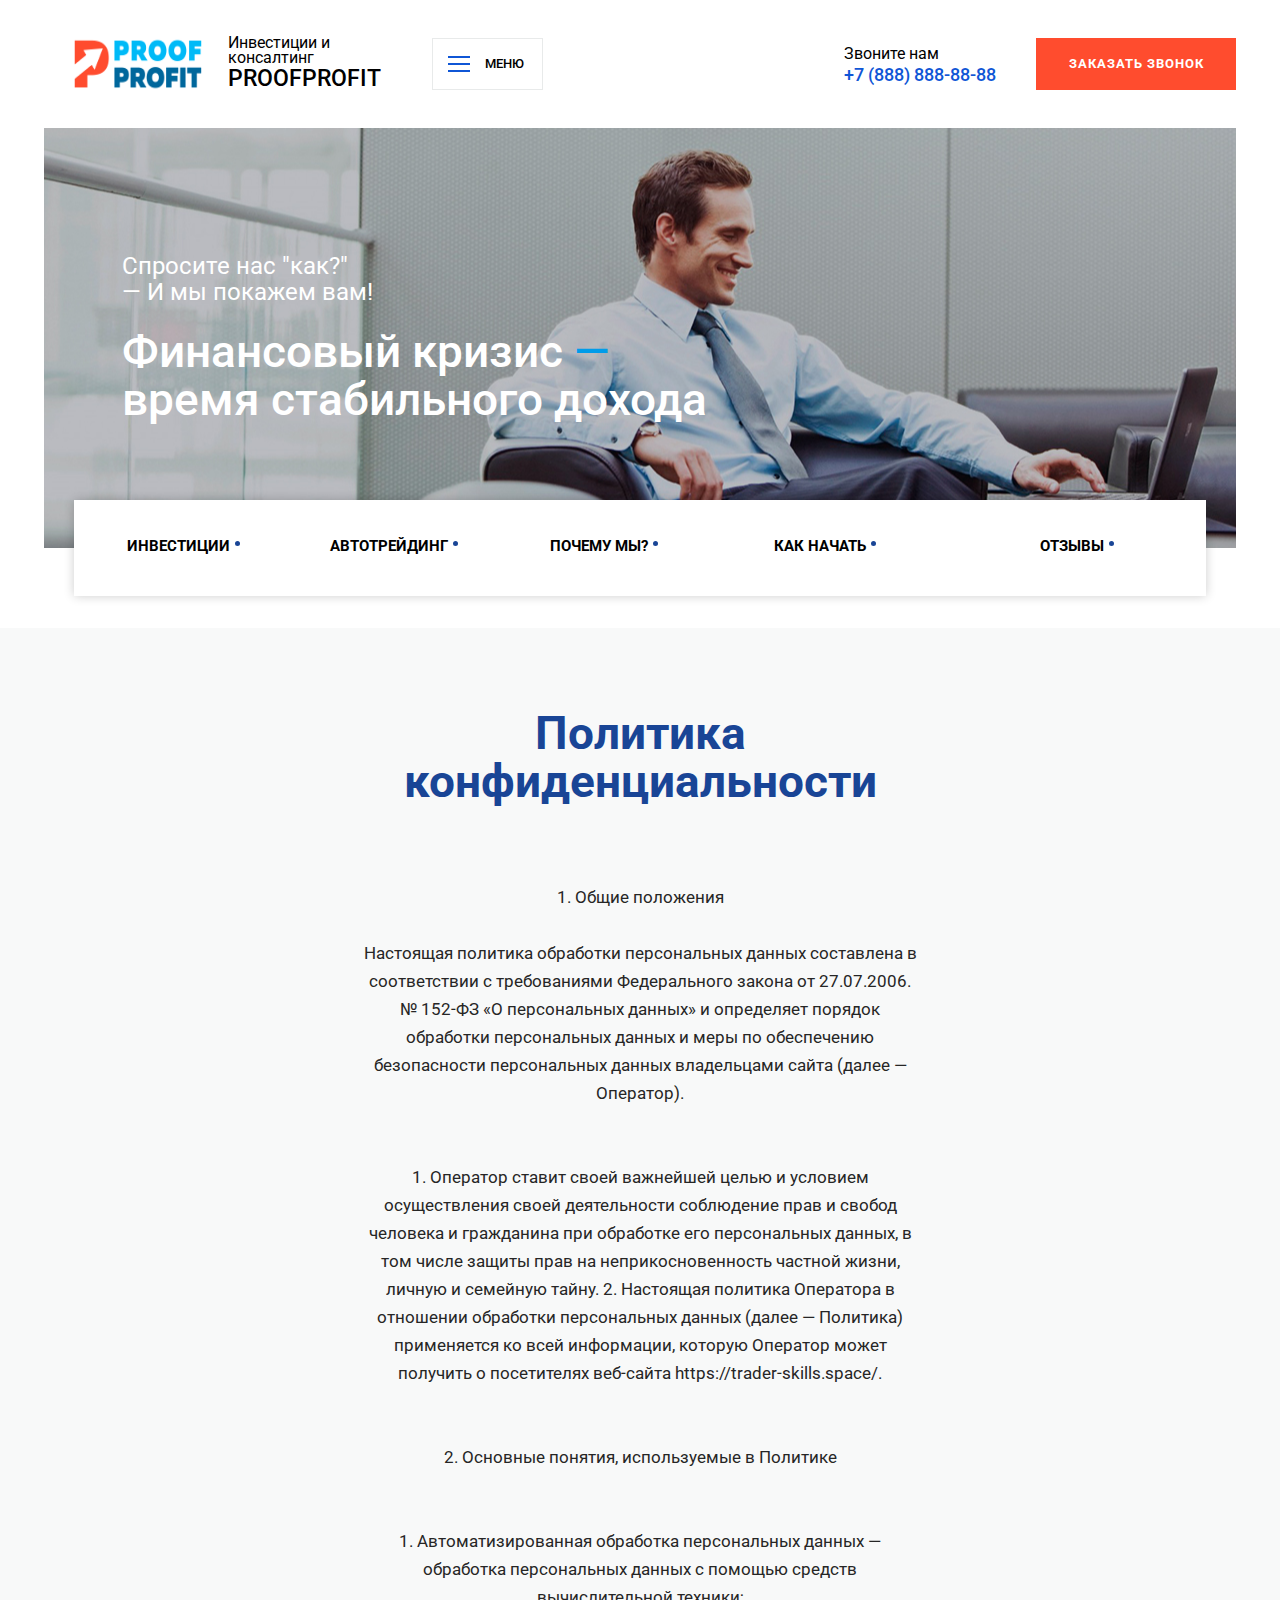
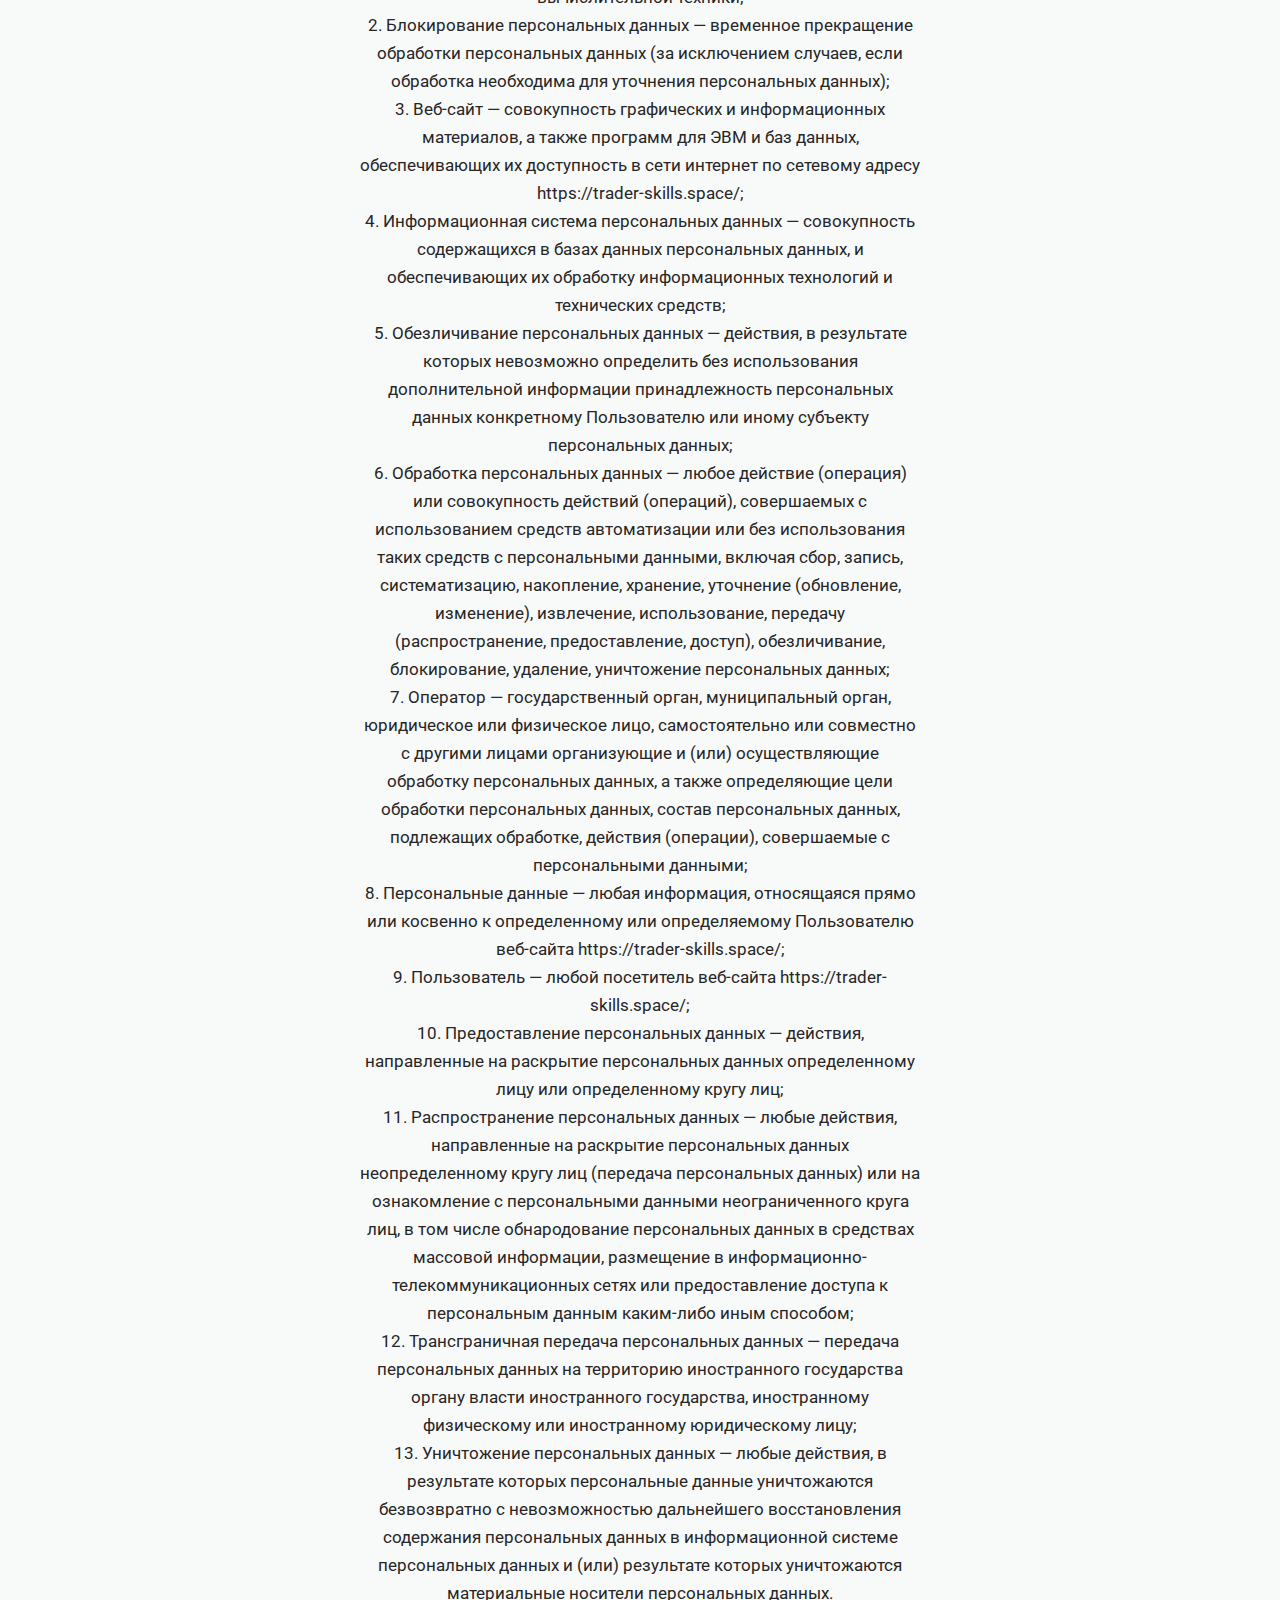
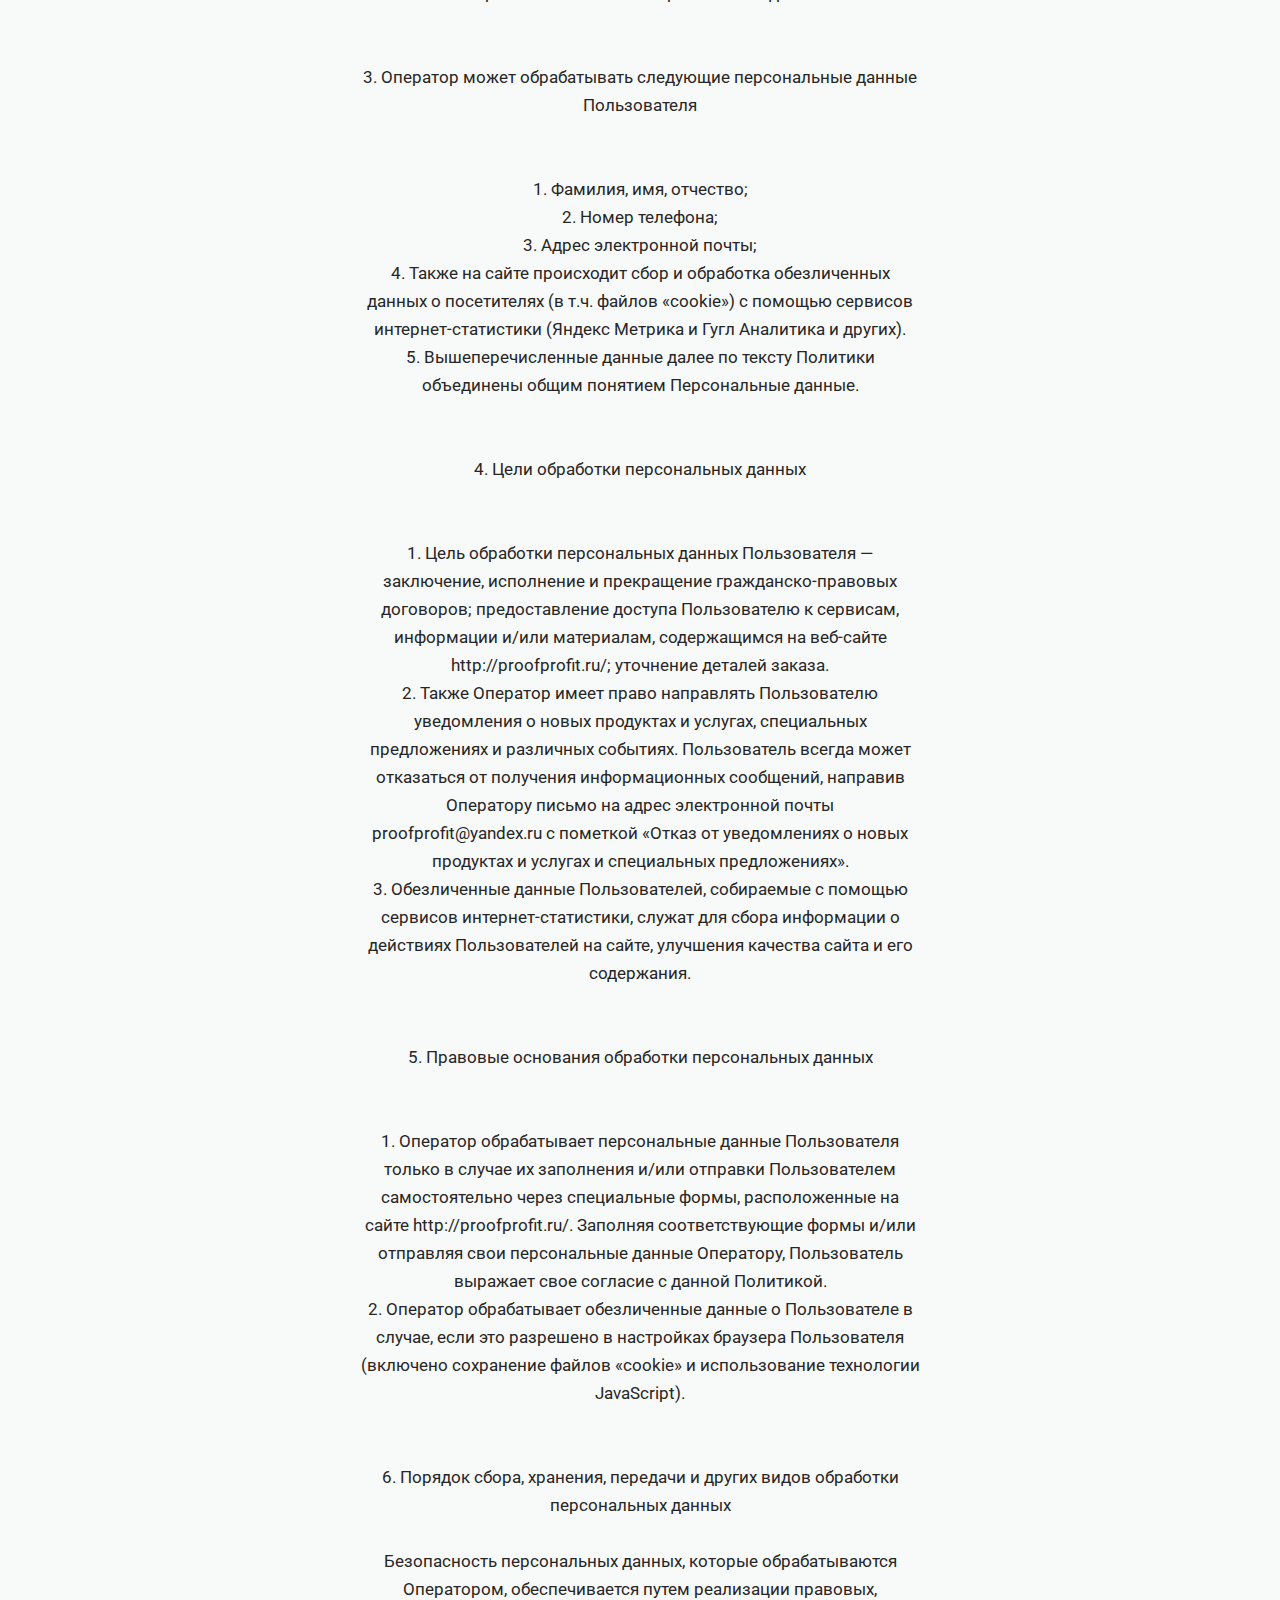
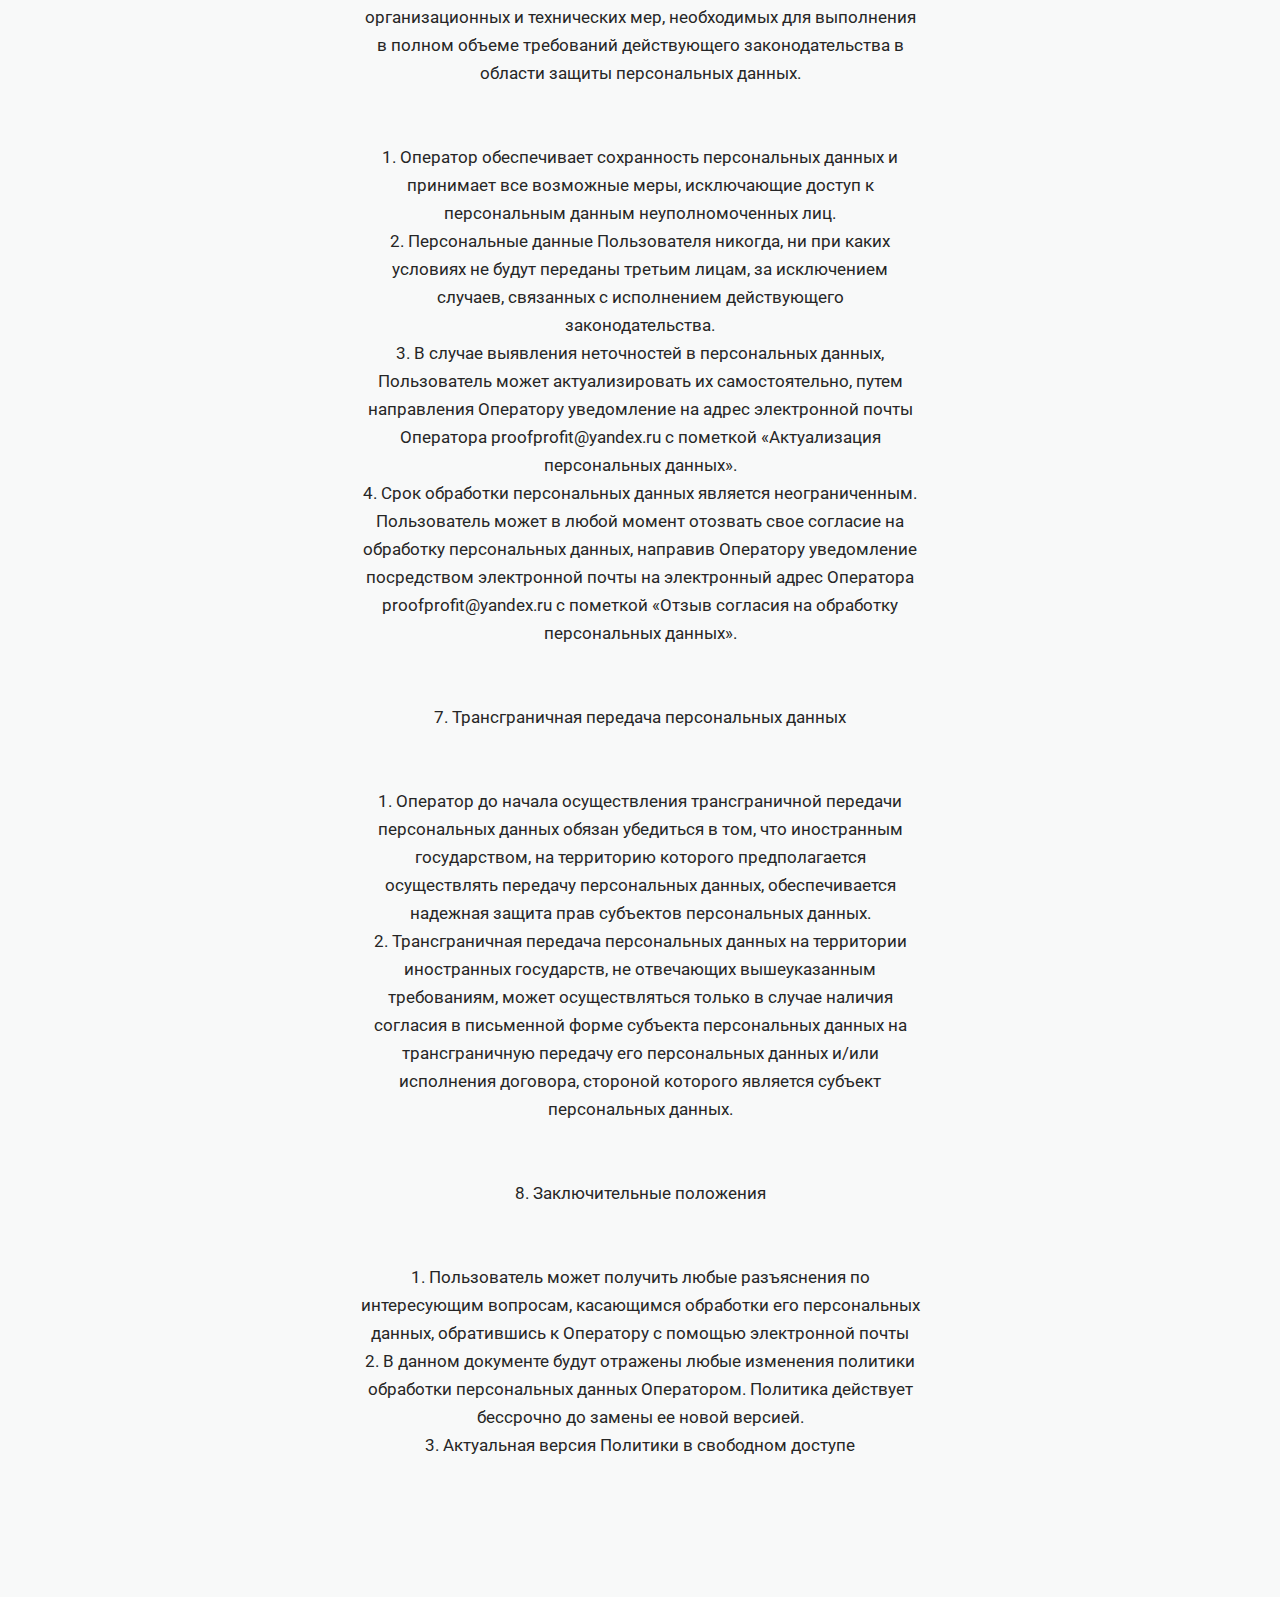
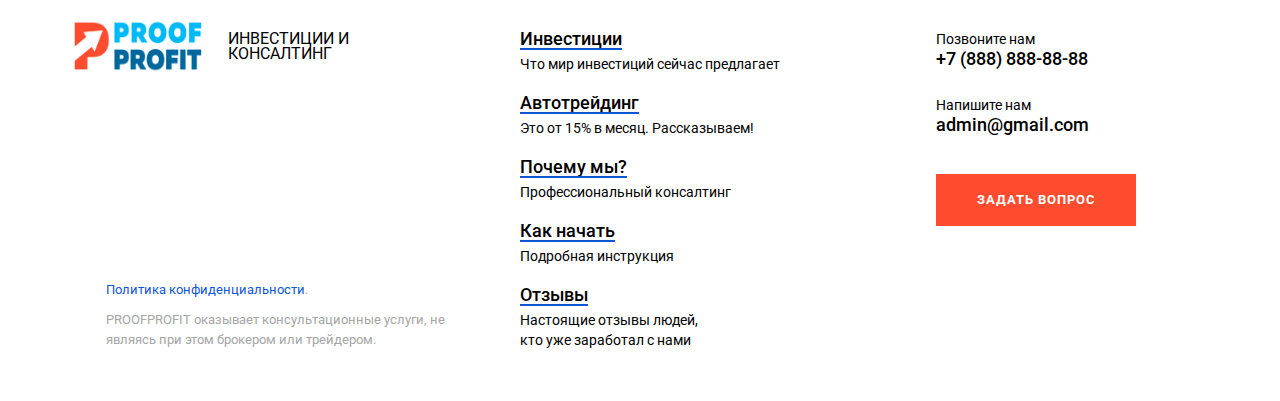
<file: proofprofit.ru_proofprofit_gmail.com_mpnjqkbvte_backup/politics.html>
<!DOCTYPE HTML>
<html lang="ru">
<head>
	<meta http-equiv="Content-Type" content="text/html; charset=UTF-8"/>
    <meta name="format-detection" content="telephone=no">
    <meta http-equiv="X-UA-Compatible" content="IE=edge">
    <meta name="viewport" content="width=device-width, initial-scale=1.0, maximum-scale=1.0">
    <meta name="yandex-verification" content="9abefc99c8ddbe3c" />
    <title>PROOFPROFIT - политика конфиденциальности</title>
	<link rel="canonical" href="https://proofprofit.ru/politics.html" />
    <link rel="stylesheet" href="js/colorbox/colorbox.css">
    <link rel="icon" href="images/favico_proofprofit.png" type="image/png">
    <link media="all" rel="stylesheet" type="text/css" href="style.css" />
    <link rel="stylesheet" href="https://cdn.unitedmarkets.cc/build/bundle.css?v=1637321581">

</head>
<body>
    <div id="wrapper">
        <div class="modal-overlay _menu">
            <div class="modal-right">
                <div class="btn-close btn-close-modal">close</div>
                <nav class="main-menu">
                    <ul class="main-menu__list">
                        <li class="item"><a href="#investment">Инвестиции</a></li>
                        <li class="item"><a href="#autotrading">Автотрейдинг</a></li>
                        <li class="item"><a href="#why">Почему мы?</a></li>
                        <li class="item"><a href="#start">Как начать</a></li>
                        <li class="item"><a href="#recommend">ОТЗЫВЫ</a></li>
                    </ul>
                </nav>
                <div class="txt">
                    <h3 class="tit-txt">Свяжитесь с нами</h3>
                    <p><strong><a href="tel:888888888">+7&nbsp;(888)&nbsp;888-88-88</a></strong></p>
                    <p><a href="mailto:admin@gmail.com">admin@gmail.com </a></p>
                </div>
                <button class="btn _orange btn-form">ЗАДАТЬ ВОПРОС</button>
                <ul class="share-list">
<!--
                    <li class="item"><a href="#"><i class="fa fa-vk"></i></a></li>
                    <li class="item"><a href="#"><i class="fa fa-facebook"></i></a></li>
                    <li class="item"><a href="#"><i class="fa fa-youtube-play"></i></a></li>
-->
                </ul>
            </div>
        </div>
        <div class="modal-overlay _form">
            <div class="modal-right">
                <div class="btn-close btn-close-modal">close</div>
                <h3 class="tit _fs30">Есть вопрос?</h3>
                <p class="modal-item">Самый простой способ его задать — отправьте форму и мы перезвоним вам.</p>
                <div id="form-register-lead"></div>
            </div>
        </div>
        <header id="header" class="cf">
            <div class="center-box _no-pad-right">
                <div class="col">
                    <div class="logo"><a href="index.html">Инвестиции и<br>консалтинг <strong>PROOFPROFIT</strong></a></div>
                    <div class="btn-menu btn-modal"><span class="icon">menu</span>МЕНЮ</div>
                </div>
                <div class="col _right">
                    <div class="phone">Звоните нам <strong><a href="tel:888888888">+7&nbsp;(888)&nbsp;888-88-88</a></strong></div>
                    <button class="btn _orange btn-form btn-modal">ЗАКАЗАТЬ ЗВОНОК</button>
                </div>
            </div>
        </header>
        <main id="main-content" class="cf">
            <!-- top-img-page -->
            <div class="top-img-page">
                <div class="center-box _no-pad">
                    <figure class="img _bg-img"><img src="images/temp/uploads/img_business.jpg" alt=""></figure>
                    <div class="txt">
                        <div class="va-middle">
                            <h2 class="tit _fs24">Спросите нас "как?"<br>— И мы покажем вам! </h2>
                            <h3 class="sub-tit _fs46">Финансовый кризис <span>—</span><br>время стабильного дохода</h3>
                        </div>
                    </div>
                </div>
            </div>
            <!-- end top-img-page -->
            <!-- main-menu-home -->
            <nav class="main-menu-home center-box">
                <ul class="main-menu-home__list">
                    <li class="item _lb"><a href="#investment"><strong>Инвестиции</strong> <span>Что мир инвестиций <br>сейчас предлагает</span></a></li>
                    <li class="item _lb"><a href="#autotrading"><strong>Автотрейдинг</strong> <span>Это от 15% в месяц. <br>Рассказываем!</span></a></li>
                    <li class="item _lb"><a href="#why"><strong>Почему мы?</strong> <span>Профессиональный <br>консалтинг</span></a></li>
                    <li class="item _lb"><a href="#start"><strong>Как начать</strong> <span>Подробная инструкция</span></a></li>
                    <li class="item _lb"><a href="#recommend"><strong>Отзывы</strong> <span>Настоящие отзывы людей, <br>кто уже заработал с нами</span></a></li>
                </ul>
            </nav>
            <!-- end main-menu-home -->
	    <div class="info-master-box" id="price">
                <div class="center-box">
                    <div class="entry">
                        <h2 class="tit _fs46">Политика конфиденциальности</h2>
                        <p>
<br>
<br>
1. Общие положения<br>
<br>
Настоящая политика обработки персональных данных составлена в соответствии с требованиями Федерального закона от 27.07.2006. № 152-ФЗ «О персональных данных» и определяет порядок обработки персональных данных и меры по обеспечению безопасности персональных данных владельцами сайта (далее — Оператор).
<br>
<br>
<br>
1. Оператор ставит своей важнейшей целью и условием осуществления своей деятельности соблюдение прав и свобод человека и гражданина при обработке его персональных данных, в том числе защиты прав на неприкосновенность частной жизни, личную и семейную тайну.
2. Настоящая политика Оператора в отношении обработки персональных данных (далее — Политика) применяется ко всей информации, которую Оператор может получить о посетителях веб-сайта https://trader-skills.space/.<br>
<br>
<br>
2. Основные понятия, используемые в Политике<br>
<br>
<br>
1. Автоматизированная обработка персональных данных — обработка персональных данных с помощью средств вычислительной техники;<br>
2. Блокирование персональных данных — временное прекращение обработки персональных данных (за исключением случаев, если обработка необходима для уточнения персональных данных);<br>
3. Веб-сайт — совокупность графических и информационных материалов, а также программ для ЭВМ и баз данных, обеспечивающих их доступность в сети интернет по сетевому адресу https://trader-skills.space/;<br>
4. Информационная система персональных данных — совокупность содержащихся в базах данных персональных данных, и обеспечивающих их обработку информационных технологий и технических средств;<br>
5. Обезличивание персональных данных — действия, в результате которых невозможно определить без использования дополнительной информации принадлежность персональных данных конкретному Пользователю или иному субъекту персональных данных;<br>
6. Обработка персональных данных — любое действие (операция) или совокупность действий (операций), совершаемых с использованием средств автоматизации или без использования таких средств с персональными данными, включая сбор, запись, систематизацию, накопление, хранение, уточнение (обновление, изменение), извлечение, использование, передачу (распространение, предоставление, доступ), обезличивание, блокирование, удаление, уничтожение персональных данных;<br>
7. Оператор — государственный орган, муниципальный орган, юридическое или физическое лицо, самостоятельно или совместно с другими лицами организующие и (или) осуществляющие обработку персональных данных, а также определяющие цели обработки персональных данных, состав персональных данных, подлежащих обработке, действия (операции), совершаемые с персональными данными;<br>
8. Персональные данные — любая информация, относящаяся прямо или косвенно к определенному или определяемому Пользователю веб-сайта https://trader-skills.space/;<br>
9. Пользователь — любой посетитель веб-сайта https://trader-skills.space/;<br>
10. Предоставление персональных данных — действия, направленные на раскрытие персональных данных определенному лицу или определенному кругу лиц;<br>
11. Распространение персональных данных — любые действия, направленные на раскрытие персональных данных неопределенному кругу лиц (передача персональных данных) или на ознакомление с персональными данными неограниченного круга лиц, в том числе обнародование персональных данных в средствах массовой информации, размещение в информационно-телекоммуникационных сетях или предоставление доступа к персональным данным каким-либо иным способом;<br>
12. Трансграничная передача персональных данных — передача персональных данных на территорию иностранного государства органу власти иностранного государства, иностранному физическому или иностранному юридическому лицу;<br>
13. Уничтожение персональных данных — любые действия, в результате которых персональные данные уничтожаются безвозвратно с невозможностью дальнейшего восстановления содержания персональных данных в информационной системе персональных данных и (или) результате которых уничтожаются материальные носители персональных данных.<br>

<br>
<br>
3. Оператор может обрабатывать следующие персональные данные Пользователя<br>
<br>
<br>
1. Фамилия, имя, отчество;<br>
2. Номер телефона;<br>
3. Адрес электронной почты;<br>
4. Также на сайте происходит сбор и обработка обезличенных данных о посетителях (в т.ч. файлов «cookie») с помощью сервисов интернет-статистики (Яндекс Метрика и Гугл Аналитика и других).<br>
5. Вышеперечисленные данные далее по тексту Политики объединены общим понятием Персональные данные.<br>
<br>
<br>
4. Цели обработки персональных данных<br>
<br>
<br>
1. Цель обработки персональных данных Пользователя — заключение, исполнение и прекращение гражданско-правовых договоров; предоставление доступа Пользователю к сервисам, информации и/или материалам, содержащимся на веб-сайте http://proofprofit.ru/; уточнение деталей заказа.<br>
2. Также Оператор имеет право направлять Пользователю уведомления о новых продуктах и услугах, специальных предложениях и различных событиях. Пользователь всегда может отказаться от получения информационных сообщений, направив Оператору письмо на адрес электронной почты proofprofit@yandex.ru с пометкой «Отказ от уведомлениях о новых продуктах и услугах и специальных предложениях».<br>
3. Обезличенные данные Пользователей, собираемые с помощью сервисов интернет-статистики, служат для сбора информации о действиях Пользователей на сайте, улучшения качества сайта и его содержания.<br>
<br>
<br>
5. Правовые основания обработки персональных данных<br>
<br>
<br>
1. Оператор обрабатывает персональные данные Пользователя только в случае их заполнения и/или отправки Пользователем самостоятельно через специальные формы, расположенные на сайте http://proofprofit.ru/. Заполняя соответствующие формы и/или отправляя свои персональные данные Оператору, Пользователь выражает свое согласие с данной Политикой.<br>
2. Оператор обрабатывает обезличенные данные о Пользователе в случае, если это разрешено в настройках браузера Пользователя (включено сохранение файлов «cookie» и использование технологии JavaScript).<br>
<br>
<br>
6. Порядок сбора, хранения, передачи и других видов обработки персональных данных<br>
<br>
Безопасность персональных данных, которые обрабатываются Оператором, обеспечивается путем реализации правовых, организационных и технических мер, необходимых для выполнения в полном объеме требований действующего законодательства в области защиты персональных данных.<br>
<br>
<br>
1. Оператор обеспечивает сохранность персональных данных и принимает все возможные меры, исключающие доступ к персональным данным неуполномоченных лиц.<br>
2. Персональные данные Пользователя никогда, ни при каких условиях не будут переданы третьим лицам, за исключением случаев, связанных с исполнением действующего законодательства.<br>
3. В случае выявления неточностей в персональных данных, Пользователь может актуализировать их самостоятельно, путем направления Оператору уведомление на адрес электронной почты Оператора proofprofit@yandex.ru с пометкой «Актуализация персональных данных».<br>
4. Срок обработки персональных данных является неограниченным. Пользователь может в любой момент отозвать свое согласие на обработку персональных данных, направив Оператору уведомление посредством электронной почты на электронный адрес Оператора proofprofit@yandex.ru с пометкой «Отзыв согласия на обработку персональных данных».<br>
<br>
<br>
7. Трансграничная передача персональных данных<br>
<br>
<br>
1. Оператор до начала осуществления трансграничной передачи персональных данных обязан убедиться в том, что иностранным государством, на территорию которого предполагается осуществлять передачу персональных данных, обеспечивается надежная защита прав субъектов персональных данных.<br>
2. Трансграничная передача персональных данных на территории иностранных государств, не отвечающих вышеуказанным требованиям, может осуществляться только в случае наличия согласия в письменной форме субъекта персональных данных на трансграничную передачу его персональных данных и/или исполнения договора, стороной которого является субъект персональных данных.<br>
<br>
<br>
8. Заключительные положения<br>
<br>
<br>
1. Пользователь может получить любые разъяснения по интересующим вопросам, касающимся обработки его персональных данных, обратившись к Оператору с помощью электронной почты<br>
2. В данном документе будут отражены любые изменения политики обработки персональных данных Оператором. Политика действует бессрочно до замены ее новой версией.<br>
3. Актуальная версия Политики в свободном доступе<br>
<br>
			</p>
                    </div>
                </div>
            </div>
        <footer id="footer" class="cf">
            <div class="center-box _no-pad-right">
                <div class="col _left">
                    <div class="logo"><a href="index.html">ИНВЕСТИЦИИ И <br>КОНСАЛТИНГ</a></div>
                    <div class="copyright">
                        <p><a href="politics.html">Политика конфиденциальности</a>.</p>
                        
                        <p>PROOFPROFIT оказывает консультационные услуги, не являясь при этом брокером или трейдером.</p>
                    </div>
                </div>
                <div class="col _center">
                    <nav class="footer-menu">
                        <ul class="footer-menu__list">
                    <li class="item _lb"><a href="#investment"><strong>Инвестиции</strong> <span>Что мир инвестиций сейчас предлагает</span></a></li>
                    <li class="item _lb"><a href="#autotrading"><strong>Автотрейдинг</strong> <span>Это от 15% в месяц. Рассказываем!</span></a></li>
                    <li class="item _lb"><a href="#why"><strong>Почему мы?</strong> <span>Профессиональный консалтинг</span></a></li>
                    <li class="item _lb"><a href="#start"><strong>Как начать</strong> <span>Подробная инструкция</span></a></li>
                    <li class="item _lb"><a href="#recommend"><strong>Отзывы</strong> <span>Настоящие отзывы людей, <br>кто уже заработал с нами</span></a></li>
                        </ul>
                    </nav>
                </div>
                <div class="col _right">
<!--
                    <nav class="footer-menu">
                        <ul class="footer-menu__list">
                            <li class="item"><a href="news.html"><strong>Новости</strong></a></li>
                        </ul>
                    </nav>
-->
                    <div class="txt">Позвоните нам <strong><a href="tel:888888888">+7&nbsp;(888)&nbsp;888-88-88</a></strong></div>
                    <div class="txt">Напишите нам <strong><a href="mailto:admin@gmail.com">admin@gmail.com</a></strong></div>
                    <button class="btn _orange btn-form">ЗАДАТЬ ВОПРОС</button>
                </div>
            </div>
        </footer>
    </div>
    <script src="ajax/libs/jquery/1.11.3/jquery.min.js"></script>
    <script type="text/javascript" src="js/colorbox/jquery.colorbox-min.js"></script>
    <script type="text/javascript" src="js/slick/slick.min.js"></script>
    <script type="text/javascript" src="js/jquery-ui.js"></script>
    <script type="text/javascript" src="js/jquery.matchHeight.js"></script>
    <script type="text/javascript" src="js/jquery.gray.min.js"></script>
    <script type="text/javascript" src="js/materialize.min.js"></script>
    <script type="text/javascript" src="js/functions.js"></script>
    <script defer="" src="https://cdn.unitedmarkets.cc/build/bundle.js?v=1637321581"></script>
</body>
</html>
</file>
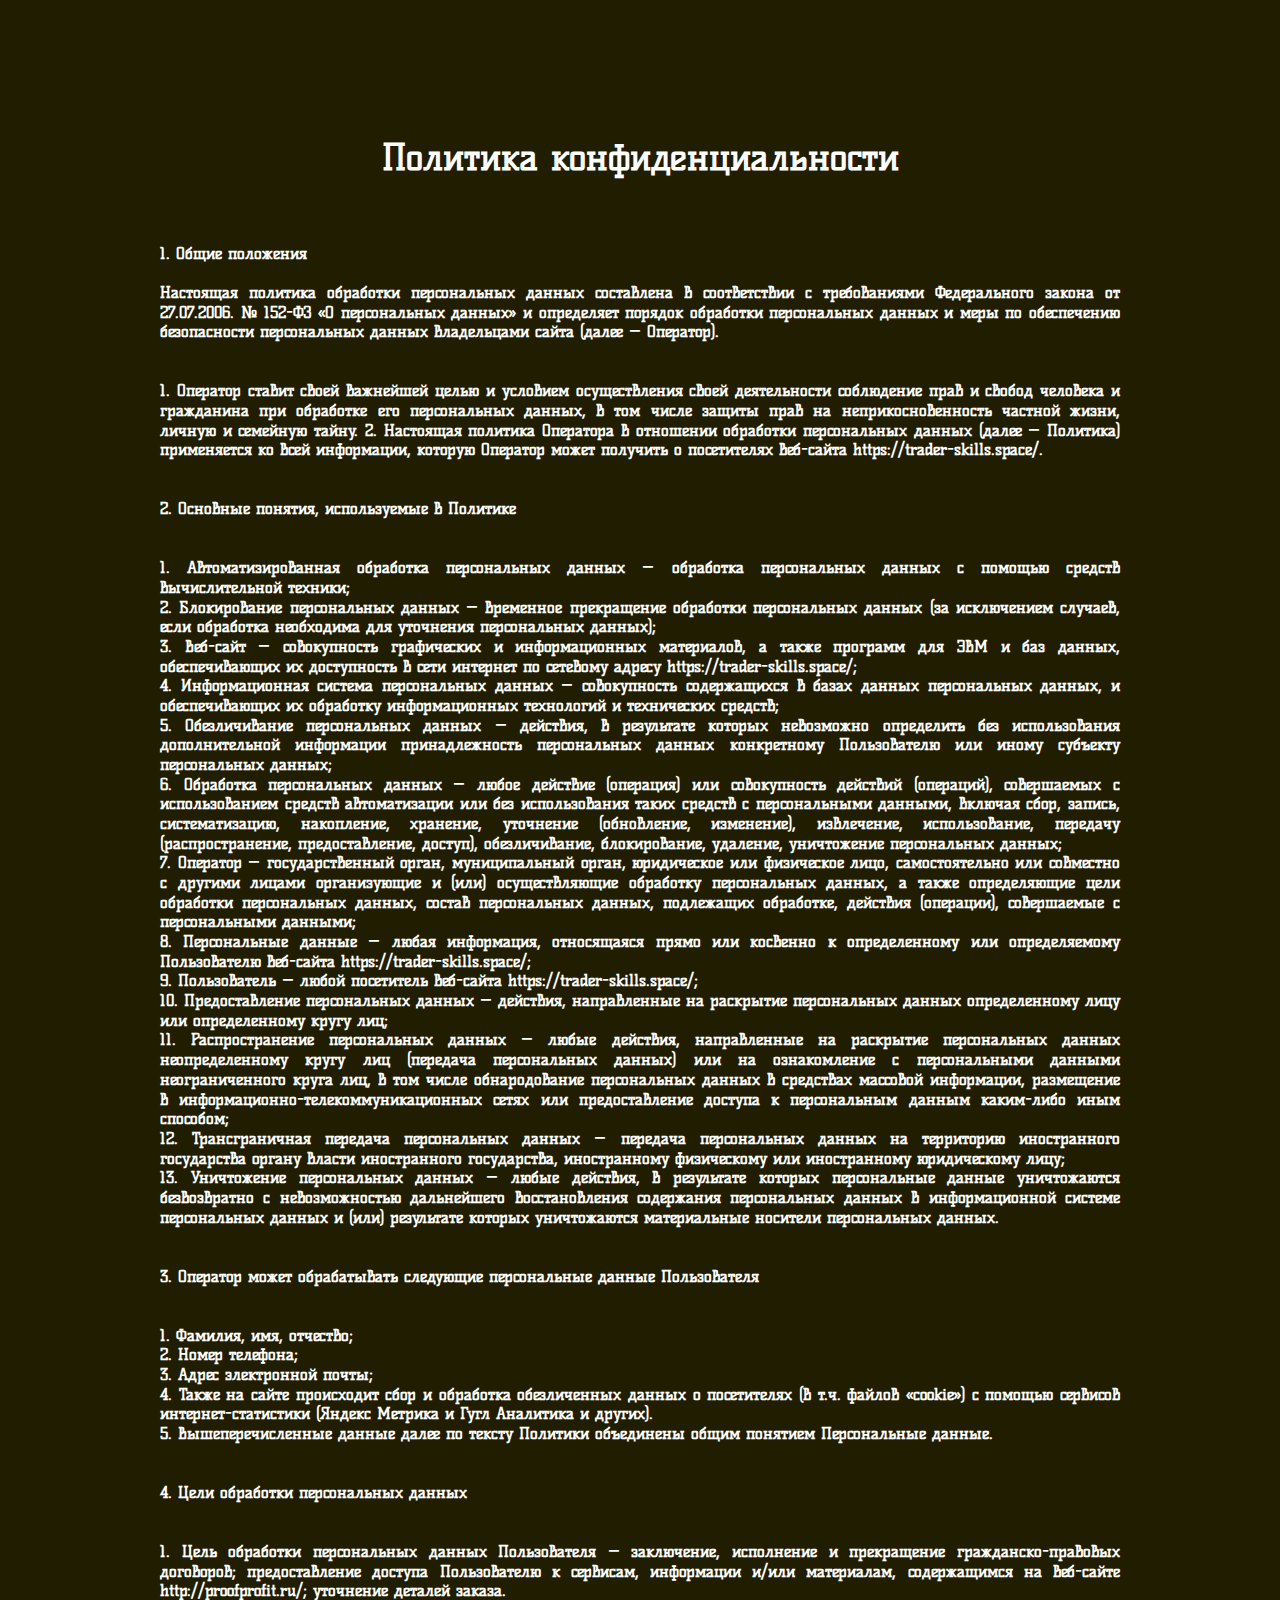
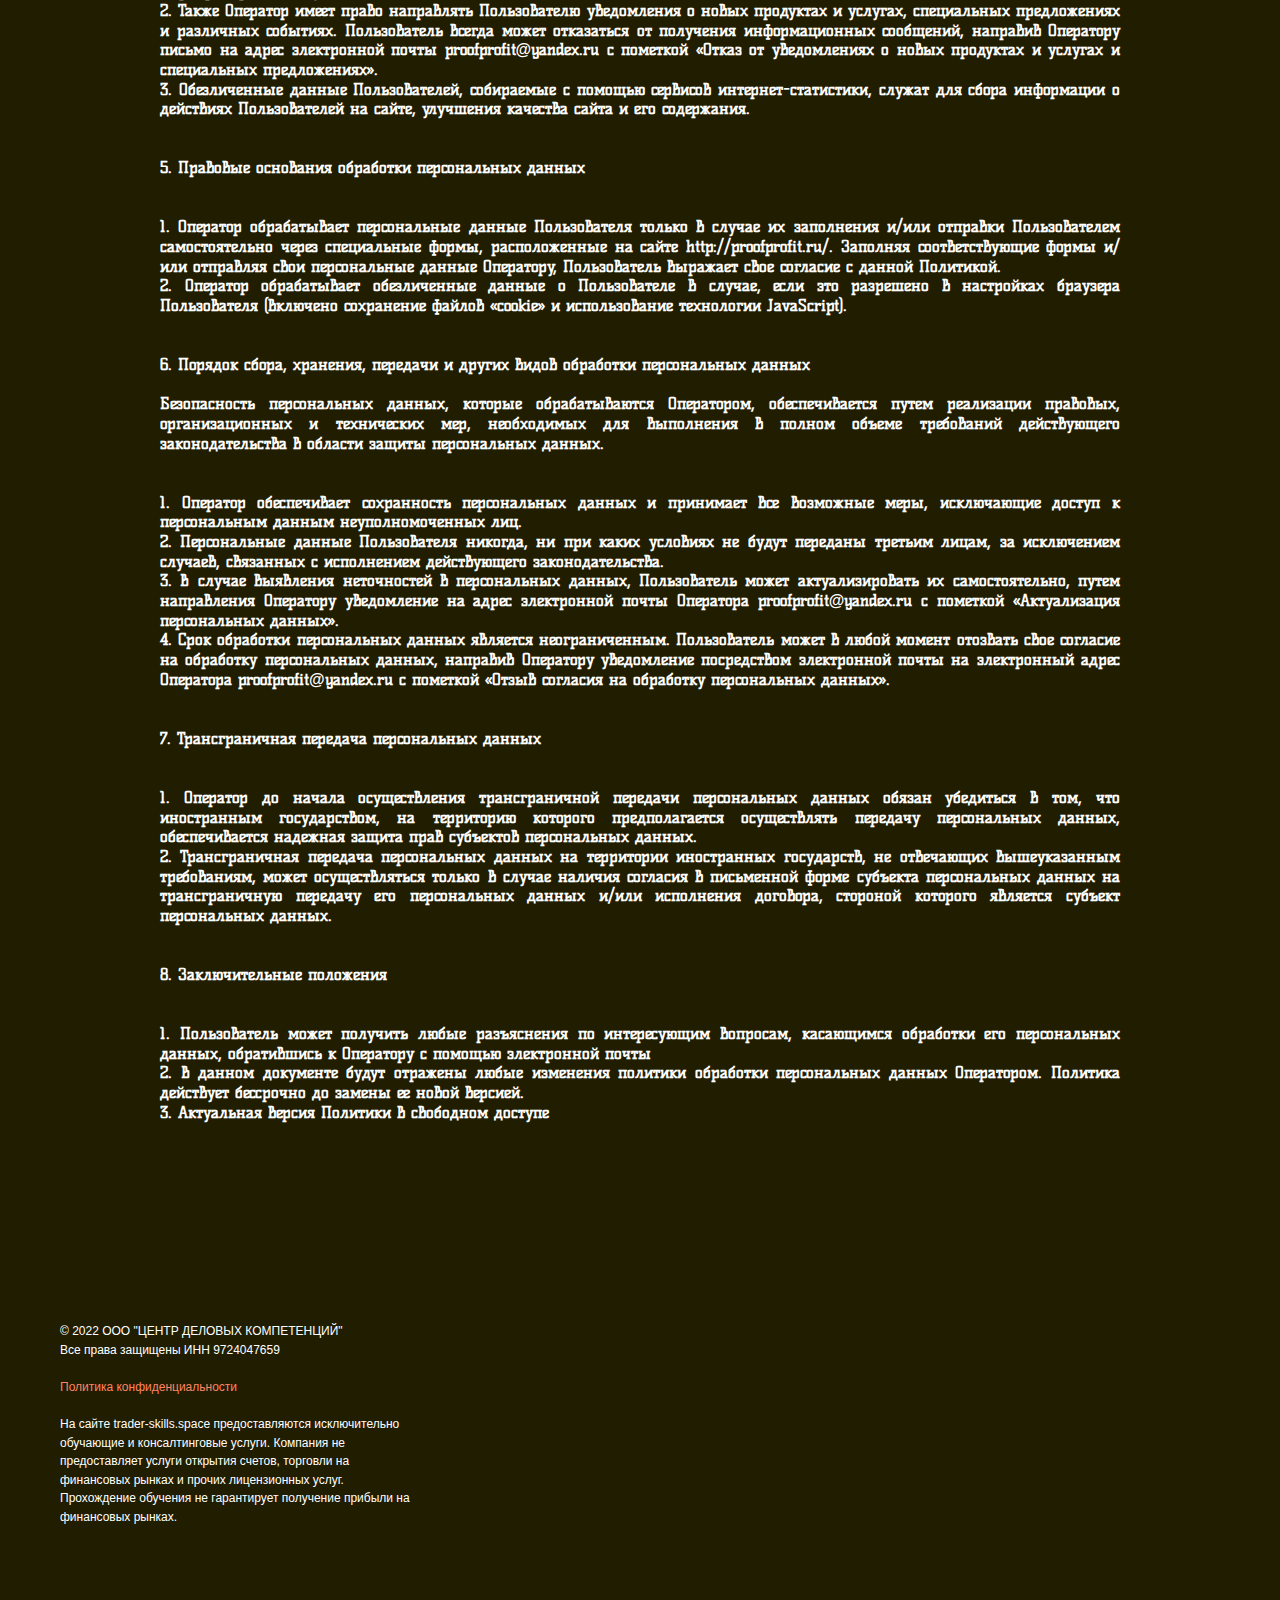
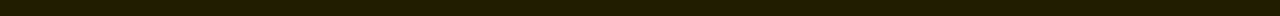
<file: trader-skills.space_trader_skills_gmail.com_d9qey5laog_backup/privacy-policy.html>
<!DOCTYPE html>
<html lang="ru">
  <head>
    <meta charset="utf-8" />
    <meta http-equiv="Content-Type" content="text/html; charset=utf-8" />
    <meta name="viewport" content="width=device-width, initial-scale=1.0" />
    <title>Политика конфиденциальности</title>
    <link
      rel="canonical"
      href="https://trader-skills.space/privacy-policy.html"
    />
    <meta
      property="og:url"
      content="https://trader-skills.space/privacy-policy.html"
    />
    <meta property="og:title" content="Политика конфиденциальности" />
    <meta property="og:description" content="" />
    <meta property="og:type" content="website" />
    <meta name="format-detection" content="telephone=no" />
    <meta http-equiv="x-dns-prefetch-control" content="on" />
    <link rel="dns-prefetch" href="https://ws.tildacdn.com" />
    <link
      rel="apple-touch-icon"
      sizes="57x57"
      href="img/favicon/apple-icon-57x57.png"
    />
    <link
      rel="apple-touch-icon"
      sizes="60x60"
      href="img/favicon/apple-icon-60x60.png"
    />
    <link
      rel="apple-touch-icon"
      sizes="72x72"
      href="img/favicon/apple-icon-72x72.png"
    />
    <link
      rel="apple-touch-icon"
      sizes="76x76"
      href="img/favicon/apple-icon-76x76.png"
    />
    <link
      rel="apple-touch-icon"
      sizes="114x114"
      href="img/favicon/apple-icon-114x114.png"
    />
    <link
      rel="apple-touch-icon"
      sizes="120x120"
      href="img/favicon/apple-icon-120x120.png"
    />
    <link
      rel="apple-touch-icon"
      sizes="144x144"
      href="img/favicon/apple-icon-144x144.png"
    />
    <link
      rel="apple-touch-icon"
      sizes="152x152"
      href="img/favicon/apple-icon-152x152.png"
    />
    <link
      rel="apple-touch-icon"
      sizes="180x180"
      href="img/favicon/apple-icon-180x180.png"
    />
    <link
      rel="icon"
      type="image/png"
      sizes="192x192"
      href="img/favicon/android-icon-192x192.png"
    />
    <link
      rel="icon"
      type="image/png"
      sizes="32x32"
      href="img/favicon/favicon-32x32.png"
    />
    <link
      rel="icon"
      type="image/png"
      sizes="96x96"
      href="img/favicon/favicon-96x96.png"
    />
    <link
      rel="icon"
      type="image/png"
      sizes="16x16"
      href="img/favicon/favicon-16x16.png"
    />
    <link rel="manifest" href="img/favicon/manifest.json" />
    <meta name="msapplication-TileColor" content="#ffffff" />
    <meta
      name="msapplication-TileImage"
      content="img/favicon/ms-icon-144x144.png"
    />
    <meta name="theme-color" content="#ffffff" />
    <!-- Assets -->
    <link
      rel="stylesheet"
      href="css/tilda-grid-3.0.min.css"
      type="text/css"
      media="all"
      onerror="this.loaderr='y';"
    />
    <link
      rel="stylesheet"
      href="css/tilda-blocks-page30516887.min.css"
      type="text/css"
      media="all"
      onerror="this.loaderr='y';"
    />
    <script src="jquery-3.6.0.min.js"></script>
    <script
      src="js/tilda-scripts-3.0.min.js"
      onerror="this.loaderr='y';"
    ></script>
    <script
      src="js/tilda-blocks-page30516887.min.js"
      onerror="this.loaderr='y';"
    ></script>
    <script
      src="js/lazyload-1.3.min.js"
      charset="utf-8"
      async
      onerror="this.loaderr='y';"
    ></script>
    <script
      src="js/tilda-events-1.0.min.js"
      charset="utf-8"
      async
      onerror="this.loaderr='y';"
    ></script>
    <script type="text/javascript">
      window.dataLayer = window.dataLayer || [];
    </script>
    <style>
      .t-title {
        font-size: 36px;
        line-height: 1.23;
      }
      .privacy-text {
        font-size: 16px;
        text-align: justify;
        padding-top: 25px;
      }
    </style>
  </head>
  <body class="t-body" style="margin: 0">
    <div
      id="allrecords"
      data-tilda-export="yes"
      class="t-records"
      data-hook="blocks-collection-content-node"
      data-tilda-project-id="6005137"
      data-tilda-page-id="30006731"
      data-tilda-page-alias="success"
      data-tilda-formskey="c4ca6971eada2ac87f3f46bd56005137"
      data-tilda-lazy="yes"
      data-tilda-project-lang="RU"
      data-tilda-project-headcode="yes"
    >
      <div
        id="rec485566260"
        class="r t-rec t-rec_pt_135 t-rec_pb_90"
        style="
          padding-top: 135px;
          padding-bottom: 90px;
          background-color: #211d00;
        "
        data-record-type="33"
        data-bg-color="#211d00"
      >
        <!-- T017 -->
        <div class="t017">
          <div class="t-container t-align_center">
            <div class="t-col t-col_10 t-prefix_1">
              <div
                class="t017__title t-title t-title_xxs"
                field="title"
                style="color: #ffffff"
              >
                Политика конфиденциальности
              </div>
              <div
                class="t017__title t-title t-title_xxs privacy-text"
                style="color: #ffffff"
              >
                <p>
                  <br />
                  <br />
                  1. Общие положения<br />
                  <br />
                  Настоящая политика обработки персональных данных составлена в
                  соответствии с требованиями Федерального закона от 27.07.2006.
                  № 152-ФЗ «О персональных данных» и определяет порядок
                  обработки персональных данных и меры по обеспечению
                  безопасности персональных данных владельцами сайта (далее —
                  Оператор).
                  <br />
                  <br />
                  <br />
                  1. Оператор ставит своей важнейшей целью и условием
                  осуществления своей деятельности соблюдение прав и свобод
                  человека и гражданина при обработке его персональных данных, в
                  том числе защиты прав на неприкосновенность частной жизни,
                  личную и семейную тайну. 2. Настоящая политика Оператора в
                  отношении обработки персональных данных (далее — Политика)
                  применяется ко всей информации, которую Оператор может
                  получить о посетителях веб-сайта
                  https://trader-skills.space/.<br />
                  <br />
                  <br />
                  2. Основные понятия, используемые в Политике<br />
                  <br />
                  <br />
                  1. Автоматизированная обработка персональных данных —
                  обработка персональных данных с помощью средств вычислительной
                  техники;<br />
                  2. Блокирование персональных данных — временное прекращение
                  обработки персональных данных (за исключением случаев, если
                  обработка необходима для уточнения персональных данных);<br />
                  3. Веб-сайт — совокупность графических и информационных
                  материалов, а также программ для ЭВМ и баз данных,
                  обеспечивающих их доступность в сети интернет по сетевому
                  адресу https://trader-skills.space/;<br />
                  4. Информационная система персональных данных — совокупность
                  содержащихся в базах данных персональных данных, и
                  обеспечивающих их обработку информационных технологий и
                  технических средств;<br />
                  5. Обезличивание персональных данных — действия, в результате
                  которых невозможно определить без использования дополнительной
                  информации принадлежность персональных данных конкретному
                  Пользователю или иному субъекту персональных данных;<br />
                  6. Обработка персональных данных — любое действие (операция)
                  или совокупность действий (операций), совершаемых с
                  использованием средств автоматизации или без использования
                  таких средств с персональными данными, включая сбор, запись,
                  систематизацию, накопление, хранение, уточнение (обновление,
                  изменение), извлечение, использование, передачу
                  (распространение, предоставление, доступ), обезличивание,
                  блокирование, удаление, уничтожение персональных данных;<br />
                  7. Оператор — государственный орган, муниципальный орган,
                  юридическое или физическое лицо, самостоятельно или совместно
                  с другими лицами организующие и (или) осуществляющие обработку
                  персональных данных, а также определяющие цели обработки
                  персональных данных, состав персональных данных, подлежащих
                  обработке, действия (операции), совершаемые с персональными
                  данными;<br />
                  8. Персональные данные — любая информация, относящаяся прямо
                  или косвенно к определенному или определяемому Пользователю
                  веб-сайта https://trader-skills.space/;<br />
                  9. Пользователь — любой посетитель веб-сайта
                  https://trader-skills.space/;<br />
                  10. Предоставление персональных данных — действия,
                  направленные на раскрытие персональных данных определенному
                  лицу или определенному кругу лиц;<br />
                  11. Распространение персональных данных — любые действия,
                  направленные на раскрытие персональных данных неопределенному
                  кругу лиц (передача персональных данных) или на ознакомление с
                  персональными данными неограниченного круга лиц, в том числе
                  обнародование персональных данных в средствах массовой
                  информации, размещение в информационно-телекоммуникационных
                  сетях или предоставление доступа к персональным данным
                  каким-либо иным способом;<br />
                  12. Трансграничная передача персональных данных — передача
                  персональных данных на территорию иностранного государства
                  органу власти иностранного государства, иностранному
                  физическому или иностранному юридическому лицу;<br />
                  13. Уничтожение персональных данных — любые действия, в
                  результате которых персональные данные уничтожаются
                  безвозвратно с невозможностью дальнейшего восстановления
                  содержания персональных данных в информационной системе
                  персональных данных и (или) результате которых уничтожаются
                  материальные носители персональных данных.<br />

                  <br />
                  <br />
                  3. Оператор может обрабатывать следующие персональные данные
                  Пользователя<br />
                  <br />
                  <br />
                  1. Фамилия, имя, отчество;<br />
                  2. Номер телефона;<br />
                  3. Адрес электронной почты;<br />
                  4. Также на сайте происходит сбор и обработка обезличенных
                  данных о посетителях (в т.ч. файлов «cookie») с помощью
                  сервисов интернет-статистики (Яндекс Метрика и Гугл Аналитика
                  и других).<br />
                  5. Вышеперечисленные данные далее по тексту Политики
                  объединены общим понятием Персональные данные.<br />
                  <br />
                  <br />
                  4. Цели обработки персональных данных<br />
                  <br />
                  <br />
                  1. Цель обработки персональных данных Пользователя —
                  заключение, исполнение и прекращение гражданско-правовых
                  договоров; предоставление доступа Пользователю к сервисам,
                  информации и/или материалам, содержащимся на веб-сайте
                  http://proofprofit.ru/; уточнение деталей заказа.<br />
                  2. Также Оператор имеет право направлять Пользователю
                  уведомления о новых продуктах и услугах, специальных
                  предложениях и различных событиях. Пользователь всегда может
                  отказаться от получения информационных сообщений, направив
                  Оператору письмо на адрес электронной почты
                  proofprofit@yandex.ru с пометкой «Отказ от уведомлениях о
                  новых продуктах и услугах и специальных предложениях».<br />
                  3. Обезличенные данные Пользователей, собираемые с помощью
                  сервисов интернет-статистики, служат для сбора информации о
                  действиях Пользователей на сайте, улучшения качества сайта и
                  его содержания.<br />
                  <br />
                  <br />
                  5. Правовые основания обработки персональных данных<br />
                  <br />
                  <br />
                  1. Оператор обрабатывает персональные данные Пользователя
                  только в случае их заполнения и/или отправки Пользователем
                  самостоятельно через специальные формы, расположенные на сайте
                  http://proofprofit.ru/. Заполняя соответствующие формы и/или
                  отправляя свои персональные данные Оператору, Пользователь
                  выражает свое согласие с данной Политикой.<br />
                  2. Оператор обрабатывает обезличенные данные о Пользователе в
                  случае, если это разрешено в настройках браузера Пользователя
                  (включено сохранение файлов «cookie» и использование
                  технологии JavaScript).<br />
                  <br />
                  <br />
                  6. Порядок сбора, хранения, передачи и других видов обработки
                  персональных данных<br />
                  <br />
                  Безопасность персональных данных, которые обрабатываются
                  Оператором, обеспечивается путем реализации правовых,
                  организационных и технических мер, необходимых для выполнения
                  в полном объеме требований действующего законодательства в
                  области защиты персональных данных.<br />
                  <br />
                  <br />
                  1. Оператор обеспечивает сохранность персональных данных и
                  принимает все возможные меры, исключающие доступ к
                  персональным данным неуполномоченных лиц.<br />
                  2. Персональные данные Пользователя никогда, ни при каких
                  условиях не будут переданы третьим лицам, за исключением
                  случаев, связанных с исполнением действующего
                  законодательства.<br />
                  3. В случае выявления неточностей в персональных данных,
                  Пользователь может актуализировать их самостоятельно, путем
                  направления Оператору уведомление на адрес электронной почты
                  Оператора proofprofit@yandex.ru с пометкой «Актуализация
                  персональных данных».<br />
                  4. Срок обработки персональных данных является неограниченным.
                  Пользователь может в любой момент отозвать свое согласие на
                  обработку персональных данных, направив Оператору уведомление
                  посредством электронной почты на электронный адрес Оператора
                  proofprofit@yandex.ru с пометкой «Отзыв согласия на обработку
                  персональных данных».<br />
                  <br />
                  <br />
                  7. Трансграничная передача персональных данных<br />
                  <br />
                  <br />
                  1. Оператор до начала осуществления трансграничной передачи
                  персональных данных обязан убедиться в том, что иностранным
                  государством, на территорию которого предполагается
                  осуществлять передачу персональных данных, обеспечивается
                  надежная защита прав субъектов персональных данных.<br />
                  2. Трансграничная передача персональных данных на территории
                  иностранных государств, не отвечающих вышеуказанным
                  требованиям, может осуществляться только в случае наличия
                  согласия в письменной форме субъекта персональных данных на
                  трансграничную передачу его персональных данных и/или
                  исполнения договора, стороной которого является субъект
                  персональных данных.<br />
                  <br />
                  <br />
                  8. Заключительные положения<br />
                  <br />
                  <br />
                  1. Пользователь может получить любые разъяснения по
                  интересующим вопросам, касающимся обработки его персональных
                  данных, обратившись к Оператору с помощью электронной почты<br />
                  2. В данном документе будут отражены любые изменения политики
                  обработки персональных данных Оператором. Политика действует
                  бессрочно до замены ее новой версией.<br />
                  3. Актуальная версия Политики в свободном доступе<br />
                  <br />
                </p>
              </div>
            </div>
          </div>
        </div>
      </div>
      <div
        id="rec485566304"
        class="r t-rec t-rec_pt_90 t-rec_pb_90"
        style="
          padding-top: 90px;
          padding-bottom: 90px;
          background-color: #211d00;
        "
        data-record-type="562"
        data-bg-color="#211d00"
      >
        <div class="t562">
          <div class="t-container">
            <div class="t562__col t-col t-col_4">
              <div class="t562__col-wrapper_first t562__col-wrapper">
                <div
                  class="t562__text t-text t-text_md"
                  style="color: #ffffff"
                  field="descr"
                >
                  <div style="font-size: 12px" data-customstyle="yes">
                    <p>© 2022 ООО "ЦЕНТР ДЕЛОВЫХ КОМПЕТЕНЦИЙ"</p>
                    <p>Все права защищены ИНН 9724047659</p>
                    <br />
                    <a href="privacy-policy.html" target="_blank"
                      >Политика конфиденциальности</a
                    >
                    <br />
                    <br />
                    <p>
                      На сайте trader-skills.space предоставляются исключительно
                      обучающие и консалтинговые услуги. Компания не
                      предоставляет услуги открытия счетов, торговли на
                      финансовых рынках и прочих лицензионных услуг. Прохождение
                      обучения не гарантирует получение прибыли на финансовых
                      рынках.
                    </p>
                  </div>
                </div>
              </div>
            </div>
          </div>
        </div>
      </div>
    </div>
  </body>
</html>
</file>
<file: investnews24.ru_investnews24_gmail.com_or1spppd8d_backup/css/fonts.css>
@font-face {font-family: 'Exo 2';font-style: normal;font-weight: 300;src: url(../s/exo2/v18/7cHmv4okm5zmbtYlK-4E4Q.woff) format('woff2');unicode-range: U+0460-052F, U+1C80-1C88, U+20B4, U+2DE0-2DFF, U+A640-A69F, U+FE2E-FE2F;}@font-face {font-family: 'Exo 2';font-style: normal;font-weight: 300;src: url(../s/exo2/v18/7cHmv4okm5zmbtYsK-4E4Q.woff) format('woff2');unicode-range: U+0400-045F, U+0490-0491, U+04B0-04B1, U+2116;}@font-face {font-family: 'Exo 2';font-style: normal;font-weight: 300;src: url(../s/exo2/v18/7cHmv4okm5zmbtYnK-4E4Q.woff) format('woff2');unicode-range: U+0102-0103, U+0110-0111, U+0128-0129, U+0168-0169, U+01A0-01A1, U+01AF-01B0, U+1EA0-1EF9, U+20AB;}@font-face {font-family: 'Exo 2';font-style: normal;font-weight: 300;src: url(../s/exo2/v18/7cHmv4okm5zmbtYmK-4E4Q.woff) format('woff2');unicode-range: U+0100-024F, U+0259, U+1E00-1EFF, U+2020, U+20A0-20AB, U+20AD-20CF, U+2113, U+2C60-2C7F, U+A720-A7FF;}@font-face {font-family: 'Exo 2';font-style: normal;font-weight: 300;src: url(../s/exo2/v18/7cHmv4okm5zmbtYoK-4.woff) format('woff2');unicode-range: U+0000-00FF, U+0131, U+0152-0153, U+02BB-02BC, U+02C6, U+02DA, U+02DC, U+2000-206F, U+2074, U+20AC, U+2122, U+2191, U+2193, U+2212, U+2215, U+FEFF, U+FFFD;}@font-face {font-family: 'Exo 2';font-style: normal;font-weight: 500;src: url(../s/exo2/v18/7cHmv4okm5zmbtYlK-4E4Q.woff) format('woff2');unicode-range: U+0460-052F, U+1C80-1C88, U+20B4, U+2DE0-2DFF, U+A640-A69F, U+FE2E-FE2F;}@font-face {font-family: 'Exo 2';font-style: normal;font-weight: 500;src: url(../s/exo2/v18/7cHmv4okm5zmbtYsK-4E4Q.woff) format('woff2');unicode-range: U+0400-045F, U+0490-0491, U+04B0-04B1, U+2116;}@font-face {font-family: 'Exo 2';font-style: normal;font-weight: 500;src: url(../s/exo2/v18/7cHmv4okm5zmbtYnK-4E4Q.woff) format('woff2');unicode-range: U+0102-0103, U+0110-0111, U+0128-0129, U+0168-0169, U+01A0-01A1, U+01AF-01B0, U+1EA0-1EF9, U+20AB;}@font-face {font-family: 'Exo 2';font-style: normal;font-weight: 500;src: url(../s/exo2/v18/7cHmv4okm5zmbtYmK-4E4Q.woff) format('woff2');unicode-range: U+0100-024F, U+0259, U+1E00-1EFF, U+2020, U+20A0-20AB, U+20AD-20CF, U+2113, U+2C60-2C7F, U+A720-A7FF;}@font-face {font-family: 'Exo 2';font-style: normal;font-weight: 500;src: url(../s/exo2/v18/7cHmv4okm5zmbtYoK-4.woff) format('woff2');unicode-range: U+0000-00FF, U+0131, U+0152-0153, U+02BB-02BC, U+02C6, U+02DA, U+02DC, U+2000-206F, U+2074, U+20AC, U+2122, U+2191, U+2193, U+2212, U+2215, U+FEFF, U+FFFD;}@font-face {font-family: 'Exo 2';font-style: normal;font-weight: 600;src: url(../s/exo2/v18/7cHmv4okm5zmbtYlK-4E4Q.woff) format('woff2');unicode-range: U+0460-052F, U+1C80-1C88, U+20B4, U+2DE0-2DFF, U+A640-A69F, U+FE2E-FE2F;}@font-face {font-family: 'Exo 2';font-style: normal;font-weight: 600;src: url(../s/exo2/v18/7cHmv4okm5zmbtYsK-4E4Q.woff) format('woff2');unicode-range: U+0400-045F, U+0490-0491, U+04B0-04B1, U+2116;}@font-face {font-family: 'Exo 2';font-style: normal;font-weight: 600;src: url(../s/exo2/v18/7cHmv4okm5zmbtYnK-4E4Q.woff) format('woff2');unicode-range: U+0102-0103, U+0110-0111, U+0128-0129, U+0168-0169, U+01A0-01A1, U+01AF-01B0, U+1EA0-1EF9, U+20AB;}@font-face {font-family: 'Exo 2';font-style: normal;font-weight: 600;src: url(../s/exo2/v18/7cHmv4okm5zmbtYmK-4E4Q.woff) format('woff2');unicode-range: U+0100-024F, U+0259, U+1E00-1EFF, U+2020, U+20A0-20AB, U+20AD-20CF, U+2113, U+2C60-2C7F, U+A720-A7FF;}@font-face {font-family: 'Exo 2';font-style: normal;font-weight: 600;src: url(../s/exo2/v18/7cHmv4okm5zmbtYoK-4.woff) format('woff2');unicode-range: U+0000-00FF, U+0131, U+0152-0153, U+02BB-02BC, U+02C6, U+02DA, U+02DC, U+2000-206F, U+2074, U+20AC, U+2122, U+2191, U+2193, U+2212, U+2215, U+FEFF, U+FFFD;}
</file>
<file: investnews24.ru_investnews24_gmail.com_or1spppd8d_backup/css/style-d40f17d5f7.css>
:root{--c-main: #151515;--c-yellow: #fce15d;--c-yellow2: rgba(252, 213, 53, 0.5)}@font-face{font-family:"Montserrat";src:url("fonts/Montserrat-Regular.woff") format("woff");font-weight:400;font-style:normal;font-display:swap}@font-face{font-family:"Montserrat";src:url("fonts/Montserrat-Medium.woff") format("woff");font-weight:500;font-style:normal;font-display:swap}@font-face{font-family:"Montserrat";src:url("fonts/Montserrat-Bold.woff") format("woff");font-weight:700;font-style:normal;font-display:swap}@font-face{font-family:"Montserrat";src:url("fonts/Montserrat-SemiBold.woff") format("woff");font-weight:600;font-style:normal;font-display:swap}input:not([type="checkbox"]):not([type="radio"]),textarea,select{-webkit-appearance:none;-moz-appearance:none;appearance:none}.wrapper{max-width:1920px;overflow:hidden;position:relative;-webkit-box-shadow:0 0 21px rgba(157,163,183,0.75);box-shadow:0 0 21px rgba(157,163,183,0.75);margin:0 auto}*{-webkit-box-sizing:border-box;box-sizing:border-box}li{list-style:none}textarea{resize:none}input::-webkit-input-placeholder,textarea::-webkit-input-placeholder{font-size:16px;font-family:Montserrat;color:rgba(47,47,47,0.8)}input::-moz-placeholder,textarea::-moz-placeholder{font-size:16px;font-family:Montserrat;color:rgba(47,47,47,0.8)}input:-ms-input-placeholder,textarea:-ms-input-placeholder{font-size:16px;font-family:Montserrat;color:rgba(47,47,47,0.8)}a{text-decoration:none}button,.slick-arrow{outline:none !important;background:none;padding:0;font-size:0}body,html{font-size:16px;min-height:100vh;min-width:320px;overflow-x:hidden;font-family:Montserrat, arial;color:var(--c-main);position:relative;word-wrap:break-word;-webkit-font-smoothing:antialiased;-moz-osx-font-smoothing:grayscale;-ms-text-size-adjust:100%;-moz-text-size-adjust:100%;-webkit-text-size-adjust:100%;-webkit-tap-highlight-color:transparent;-ms-touch-action:manipulation;touch-action:manipulation}body{overflow:hidden}body p{font-size:18px;line-height:1.6;font-weight:500;margin-bottom:0}.button{-webkit-appearance:none;padding:0;outline:none;border-radius:10px;position:relative;border:none;height:67px;color:var(--c-main);display:-webkit-inline-box;display:-ms-inline-flexbox;display:inline-flex;-webkit-box-pack:center;-ms-flex-pack:center;justify-content:center;-webkit-box-align:center;-ms-flex-align:center;align-items:center;padding-left:60px;padding-right:60px;background:var(--c-yellow);font-size:18px;font-weight:bold;-webkit-box-shadow:0px 10px 20px transparent;box-shadow:0px 10px 20px transparent;-webkit-transition:-webkit-box-shadow 0.3s ease;transition:-webkit-box-shadow 0.3s ease;transition:box-shadow 0.3s ease;transition:box-shadow 0.3s ease, -webkit-box-shadow 0.3s ease}.button:hover{color:var(--c-main);-webkit-box-shadow:0px 10px 20px rgba(252,213,53,0.62);box-shadow:0px 10px 20px rgba(252,213,53,0.62)}.button:active{color:#bcbcbc;-webkit-box-shadow:0px 10px 20px rgba(252,213,53,0.62);box-shadow:0px 10px 20px rgba(252,213,53,0.62);background:#505050}.c--white{color:#fff !important}.c--yellow{color:var(--c-yellow) !important}.pr{position:relative}.scroll{-webkit-transition:all 0.5s ease;transition:all 0.5s ease;z-index:11111;position:fixed;-webkit-box-shadow:0 0 5px #000;box-shadow:0 0 5px #000;width:60px;height:60px;right:-65px;bottom:20px;border-radius:30px;background-color:var(--c-yellow);opacity:0.5;text-align:center;line-height:1;font-size:30px;color:#fff;cursor:pointer;display:-moz-flex;display:-ms-flex;display:-o-flex;display:-webkit-box;display:-ms-flexbox;display:flex;-ms-align-items:center;-webkit-box-align:center;-ms-flex-align:center;align-items:center;-webkit-box-pack:center;-ms-flex-pack:center;justify-content:center}.scroll:hover{opacity:1}.scroll.active{right:30px;bottom:80px}section,footer,header{position:relative}a{-webkit-transition:all 0.3s ease;transition:all 0.3s ease}a:hover{text-decoration:none}.button:focus,.button:active{outline:none !important;-webkit-box-shadow:none !important;box-shadow:none !important}.container{padding-left:15px;padding-right:15px;max-width:1200px}ul{padding-left:0}img{max-width:100%;max-height:100%}[disabled]{cursor:not-allowed}.pr{position:relative}.padded{padding-top:120px}.form__text{font-size:16px;font-weight:500;text-align:center;line-height:1.4;margin-bottom:20px;color:#fff}.form__line{margin-bottom:20px}.form input{height:69px;width:100%;border-radius:50px;background:#fff;padding-left:20px;padding-right:20px;font-size:16px;font-family:Gilroy;outline:none;border:none;border:1px solid var(--c-yellow)}.form input:focus{border-color:var(--c-purple)}.form__title{font-size:52px;font-weight:bold;font-family:Bebas;line-height:1.1;text-transform:uppercase;text-align:center;margin-bottom:30px}.form__footer{margin-top:5px;max-width:65%}.checkbox{position:relative;padding-left:30px;font-size:12px;display:block;margin-bottom:0;line-height:1.3;cursor:pointer;text-transform:none}.checkbox span{text-transform:lowercase}.checkbox a{color:rgba(255,255,255,0.6);text-decoration:underline}.checkbox__input{position:absolute;width:16px;height:16px;border:1px solid #bdc1c9;border-radius:4px;top:0;left:0;opacity:1 !important}.checkbox input:checked+.checkbox__input{background-image:url(../img/form1/check-ce40e30427.svg);background-repeat:no-repeat;background-position:center;background-size:80%}.toggle-menu{display:none;width:30px;height:20px;position:relative}.toggle-menu span:after,.toggle-menu span:before{content:"";position:absolute;left:0;top:9px}.toggle-menu span:after{top:18px}.toggle-menu span{position:relative;display:block}.toggle-menu span,.toggle-menu span:after,.toggle-menu span:before{width:100%;height:3px;background-color:var(--c-main);-webkit-transition:all 0.3s;transition:all 0.3s;-webkit-backface-visibility:hidden;backface-visibility:hidden;border-radius:2px}.toggle-menu.on span{background-color:transparent}.toggle-menu.on span:before{-webkit-transform:rotate(45deg) translate(1px, 0);transform:rotate(45deg) translate(1px, 0)}.toggle-menu.on span:after{-webkit-transform:rotate(-45deg) translate(6px, -5px);transform:rotate(-45deg) translate(6px, -5px)}.h1{font-size:42px;font-weight:600;line-height:1.1;margin-bottom:40px;position:relative}.h1:after{content:"";position:absolute;height:4px;width:140px;background:var(--c-yellow);left:0;bottom:-15px}.header{padding:15px 0;position:fixed;top:0;left:0;right:0;z-index:11;background:#fafafa}.header__logo{margin-right:auto}.header__social{display:none}.header__social a{display:-webkit-box;display:-ms-flexbox;display:flex;-webkit-box-align:center;-ms-flex-align:center;align-items:center;-webkit-box-pack:center;-ms-flex-pack:center;justify-content:center;width:35px;height:35px;border-radius:50%;background:var(--c-yellow);margin-left:10px}.header .button{padding-left:30px;padding-right:30px}.header.fixed{-webkit-box-shadow:0 0 30px rgba(0,0,0,0.1);box-shadow:0 0 30px rgba(0,0,0,0.1)}.header.fixed menu a{height:90px}.header .row{-webkit-box-align:center;-ms-flex-align:center;align-items:center}.header__tel{font-size:18px;font-weight:500;color:var(--c-main);display:block;margin-left:auto;margin-right:50px}.header__tel:hover{color:var(--c-yellow)}.header__callback{font-weight:600;color:var(--c-main);opacity:1;transition:opacity 0.3s ease-in-out;-webkit-transition:opacity 0.3s ease-in-out;-moz-transition:opacity 0.3s ease-in-out;-ms-transition:opacity 0.3s ease-in-out;-o-transition:opacity 0.3s ease-in-out}.header__callback:hover,.header__callback:focus,.header__callback:active{color:var(--c-main);opacity:0.9;transition:opacity 0.3s ease-in-out;-webkit-transition:opacity 0.3s ease-in-out;-moz-transition:opacity 0.3s ease-in-out;-ms-transition:opacity 0.3s ease-in-out;-o-transition:opacity 0.3s ease-in-out}.header .toggle-menu{display:block;-webkit-box-ordinal-group:2;-ms-flex-order:1;order:1;cursor:pointer;opacity:1;margin-left:30px;transition:opacity 0.3s ease-in-out;-webkit-transition:opacity 0.3s ease-in-out;-moz-transition:opacity 0.3s ease-in-out;-ms-transition:opacity 0.3s ease-in-out;-o-transition:opacity 0.3s ease-in-out}.header .toggle-menu span{background-color:var(--c-main)}.header .toggle-menu span:before,.header .toggle-menu span:after{background-color:var(--c-main)}.header .toggle-menu:hover{opacity:0.9;transition:opacity 0.3s ease-in-out;-webkit-transition:opacity 0.3s ease-in-out;-moz-transition:opacity 0.3s ease-in-out;-ms-transition:opacity 0.3s ease-in-out;-o-transition:opacity 0.3s ease-in-out}.header .toggle-menu.on span{background-color:transparent}.header .nav{position:fixed;margin:0;top:96px;right:-350px;background-color:#ffffff;border-left:1px solid #efefef;width:300px;z-index:111;padding:30px 15px;display:block;height:100vh;-webkit-transition:right 0.3s ease;transition:right 0.3s ease;-webkit-box-shadow:none;box-shadow:none}.header .nav__list{margin:0;margin-top:20px;margin-bottom:20px;font-family:'Montserrat',sans-serif;font-style:normal;font-weight:normal;font-size:20px;line-height:100%;letter-spacing:0;color:var(--c-main)}.header .nav__link{cursor:pointer;opacity:1;transition:opacity 0.3s ease-in-out;-webkit-transition:opacity 0.3s ease-in-out;-moz-transition:opacity 0.3s ease-in-out;-ms-transition:opacity 0.3s ease-in-out;-o-transition:opacity 0.3s ease-in-out}.header .nav__link:hover{opacity:0.7;transition:opacity 0.3s ease-in-out;-webkit-transition:opacity 0.3s ease-in-out;-moz-transition:opacity 0.3s ease-in-out;-ms-transition:opacity 0.3s ease-in-out;-o-transition:opacity 0.3s ease-in-out}.header .nav.on{top:96px;right:0}@media (min-width: 1921px){.header .nav__list{font-size:25px;margin-top:30px;margin-bottom:30px}.header .nav.on{width:41%;top:110px;right:0}}.first{margin-top:110px;z-index:1}.first .container{z-index:1}.first .h1{font-size:46px}.first .h1 span{color:var(--c-yellow)}.first p{margin-bottom:40px}.first__img1{position:absolute;top:calc(50% + 70px);right:50%;margin-right:-670px;-webkit-transform:translateY(-50%);transform:translateY(-50%);max-width:none;max-height:none}.target{margin-top:100px}.target__el{position:relative;padding-left:48px;margin-top:30px}.target__el p{text-transform:lowercase}.target__el p:first-letter{text-transform:uppercase}.target__el:before{content:"";position:absolute;background-image:url(../img/check-25e5b9230d.svg);width:38px;height:43px;background-repeat:no-repeat;background-size:contain;top:3px;left:0}.pluses__ps{margin-top:110px;background:#f1cb2c;padding-top:45px;padding-bottom:45px}.pluses__ps h2{text-align:center;font-size:46px;font-weight:bold;line-height:1.3;text-transform:uppercase;margin-bottom:0}.pluses__el{background-color:#fff;-webkit-box-shadow:0px 10px 20px rgba(196,195,195,0.25);box-shadow:0px 10px 20px rgba(196,195,195,0.25);border-radius:10px;margin-bottom:20px;height:165px;display:-webkit-box;display:-ms-flexbox;display:flex;-webkit-box-align:center;-ms-flex-align:center;align-items:center;padding:0 40px;padding-right:25px}.pluses__el-img{width:60px;min-width:60px;height:60px;border-radius:5px;background:var(--c-yellow2);margin-right:22px;display:-webkit-box;display:-ms-flexbox;display:flex;-webkit-box-align:center;-ms-flex-align:center;align-items:center;-webkit-box-pack:center;-ms-flex-pack:center;justify-content:center}.pluses .row{margin-left:-10px;margin-right:-10px}.pluses .row>*{padding-left:10px;padding-right:10px}.programma p{margin-bottom:50px}.faq__line{margin-bottom:20px;cursor:pointer}.faq__line.on .faq__ask:before{-webkit-transform:rotate(180deg);transform:rotate(180deg)}.faq__ask{display:-webkit-box;display:-ms-flexbox;display:flex;-webkit-box-align:center;-ms-flex-align:center;align-items:center;background:#f5f5f5;border-radius:10px;min-height:90px;padding:10px 0;padding-right:110px;position:relative;padding-left:146px}.faq__ask:before{content:"";position:absolute;background-image:url(../img/treu-dcc034c9c9.svg);width:30px;height:18px;background-repeat:no-repeat;right:70px;top:50%;margin-top:-9px}.faq__nmb{width:146px;background:var(--c-yellow);border-radius:10px 10px 0px 0px;font-size:18px;font-weight:600;display:-webkit-box;display:-ms-flexbox;display:flex;-webkit-box-align:center;-ms-flex-align:center;align-items:center;-webkit-box-pack:center;-ms-flex-pack:center;justify-content:center;position:absolute;top:0;left:0;bottom:0}.faq__title{font-size:22px;font-weight:600;padding-left:40px;line-height:1.4}.faq__answer{display:none;padding-left:185px;padding-right:105px;padding-bottom:60px}.faq__answer h3{font-size:18px;font-weight:600;line-height:1.3;margin-top:40px}.faq__answer p{margin-bottom:20px}.faq__soft{margin-top:20px;line-height:1;color:#bbbbbb;font-size:18px;font-weight:bold;padding-left:15px;position:relative;margin-bottom:10px}.faq__soft:before{content:"";position:absolute;top:6px;left:0;background:var(--c-yellow);width:6px;height:6px}.format{color:#fff;padding-top:80px;padding-bottom:150px;background-image:url(../img/img-b47f35a49a.jpg);background-size:cover;background-position:center}.format .button{padding-left:30px;padding-right:30px}.format p{line-height:1.8}.format .h1{color:#fff}.format .row{-webkit-box-pack:justify;-ms-flex-pack:justify;justify-content:space-between}.format__el{margin-bottom:30px;padding-right:80px;margin-top:15px}.format__el-img{margin-bottom:15px}.format__el-title{font-size:22px;font-weight:bold;line-height:1.3;margin-bottom:7px}.list li{padding-left:35px;margin-top:3px;position:relative}.list li:before{content:"";position:absolute;background-image:url(../img/check-ce40e30427.svg);width:20px;height:16px;background-repeat:no-repeat;top:0;left:0}.learn img{position:relative;top:-60px}.faq .faq__ask{padding-left:35px;background-color:#fff}.faq .faq__line{background:#ffffff;-webkit-box-shadow:0px 10px 20px rgba(196,195,195,0.25);box-shadow:0px 10px 20px rgba(196,195,195,0.25)}.faq .faq__answer{padding-left:75px;font-size:22px;font-weight:500;line-height:1.7}.faq .faq__answer-link{color:var(--c-main);-webkit-transition:all 0.3s ease;transition:all 0.3s ease}.faq .faq__answer-link:hover{color:var(--c-yellow);-webkit-transition:all 0.3s ease;transition:all 0.3s ease}.last{margin-top:140px}.last .row{-webkit-box-align:center;-ms-flex-align:center;align-items:center}.last p{margin-bottom:30px}.footer{background:var(--c-yellow);padding-top:25px;padding-bottom:25px}.footer__right{display:-webkit-box;display:-ms-flexbox;display:flex;-webkit-box-align:center;-ms-flex-align:center;align-items:center}.footer__social{display:-webkit-box;display:-ms-flexbox;display:flex;padding-left:15px}.footer__social a{display:-webkit-box;display:-ms-flexbox;display:flex;width:35px;height:35px;border-radius:50%;background:var(--c-main);-webkit-box-align:center;-ms-flex-align:center;align-items:center;-webkit-box-pack:center;-ms-flex-pack:center;justify-content:center;margin-left:10px}.footer__social a img{-webkit-transition:-webkit-filter 0.3s ease;transition:-webkit-filter 0.3s ease;transition:filter 0.3s ease;transition:filter 0.3s ease, -webkit-filter 0.3s ease}.footer__social a:hover{background:#fff}.footer__social a:hover img{-webkit-filter:brightness(0);filter:brightness(0)}.footer .row{-webkit-box-align:center;-ms-flex-align:center;align-items:center;-webkit-box-pack:justify;-ms-flex-pack:justify;justify-content:space-between}.footer__line{display:-webkit-box;display:-ms-flexbox;display:flex;font-size:18px;font-weight:500;line-height:1.5;color:var(--c-main)}.footer__line span{font-weight:600;display:inline-block;padding-right:7px}.footer a.footer__line:hover{color:#fff}.footer__ps{display:-webkit-box;display:-ms-flexbox;display:flex;-webkit-box-align:center;-ms-flex-align:center;align-items:center;-webkit-box-pack:justify;-ms-flex-pack:justify;justify-content:space-between;padding:40px 0}.footer__ps div{font-size:12px;color:var(--c-main);line-height:1.3}.footer__ps a{color:var(--c-main);text-decoration:underline}.footer__ps-copy{color:var(--c-main)}.footer__ps-copy a{text-decoration:underline;display:block;color:var(--c-main)}.fancybox-content{background:none;padding:0}.compensate-for-scrollbar{margin-right:0 !important}#modal-form{background-color:#fff;max-width:610px;padding:30px;padding-top:40px;border-radius:20px;-webkit-box-shadow:0px 32px 24px rgba(56,56,62,0.25);box-shadow:0px 32px 24px rgba(56,56,62,0.25);padding:60px}#modal-form .last__feedback{position:static;padding:0;margin:0;border-radius:0;-webkit-box-shadow:none;box-shadow:none;width:100%;max-width:100%;border:none}#modal-form .last__feedback .h1{font-size:30px;margin-bottom:40px}#modal-form .form__footer{max-width:100%}#modal-form .button span{width:100%;padding:0}#modal-form .col-lg-3{width:100%;-webkit-box-flex:0;-ms-flex:none;flex:none;max-width:100%}.form__input.error{border:1px solid #f00;box-shadow:inset 0 0 1px 1px #f00;-webkit-box-shadow:inset 0 0 1px 1px #f00;-moz-box-shadow:inset 0 0 1px 1px #f00;-webkit-appearance:none}.form__input.error:focus,.form__input.error:active{border:1px solid #f00;box-shadow:inset 0 0 1px 1px #f00;-webkit-box-shadow:inset 0 0 1px 1px #f00;-moz-box-shadow:inset 0 0 1px 1px #f00;-webkit-appearance:none}.form #name-error,.form #phone-error,.form #email-error{display:none !important}
</file>
<file: investnews24.ru_investnews24_gmail.com_or1spppd8d_backup/css/custom.css>
.product_image {
    width: 100%;
    height: 50px;
    background-repeat: no-repeat;
    background-position: left center;
    background-size: contain;
}
body .products-card {
    color: inherit;
    -webkit-transition: -webkit-box-shadow 0.15s ease-in-out;
    transition: -webkit-box-shadow 0.15s ease-in-out;
    -o-transition: box-shadow 0.15s ease-in-out;
    transition: box-shadow 0.15s ease-in-out;
    transition: box-shadow 0.15s ease-in-out, -webkit-box-shadow 0.15s ease-in-out;
    border: 0;
    display: block;
    margin-bottom: 25px;
}
.products-card .card .body {
    padding: 25px 25px;
    cursor: pointer;
}
.products-card .card {
    border: none;
    border-radius: 0.4rem;
    -webkit-box-shadow: 0px 0.15rem 1.5rem rgb(0 0 0 / 8%);
    box-shadow: 0px 0.15rem 1.5rem rgb(0 0 0 / 8%);
    height: 100%;
}
body .products-card .card:hover {
    -webkit-box-shadow: 0 0.4rem 0.75rem rgb(252 213 53 / 80%);
    box-shadow: 0 0.4rem 0.75rem rgb(252 213 53 / 80%);
}
.image_type_prod_block .col-12 {
	padding: 0;
}
.product_type {
	display: inline-block;
}
.products-title {
	margin-bottom: 20px;
}
.opac {
    background-color: rgba(60, 72, 88, 0.7);
    padding-top: 80px;
    padding-bottom: 150px;
}
.format {
    padding-top: 0;
    padding-bottom: 0;
}
.grid-tool_active_yes {
    height:auto;position:relative;
}
.grid-tool_active_yes::after{
    width:1170px;
    content:"";
    position:absolute;
    top:0;bottom:0;
    left:50%;
    z-index:10000;
    margin-left:-584px;
    background-image:url("[data-uri]");
}

.widget-form-privacy { 
    overflow: hidden !important; 
    clear: both !important; 
} 
.widget-form-privacy__content {
    position: relative !important; 
    z-index: 1 !important; 
    clear: both !important; 
    overflow: visible !important; 
    text-align: left !important; 
    color: #000 !important; 
    font-size: 13px !important; 
    line-height: 1.2 !important; 
    border: 1px solid rgba(0,0,0,0.1) !important; 
    background: rgba(255,255,255,0.7) !important; 
    padding: 20px 20px 20px 40px !important; 
    margin: 10px 0 !important; 
} 
.widget-form-privacy__checkbox {
    width: auto !important; 
    position: absolute !important; 
    top: 23px !important; 
    left: 20px !important; 
    opacity: 1 !important; 
    padding: 0 !important; 
    margin: 0 !important; 
    cursor: pointer; 
} 
[type="submit"][disabled] { 
    cursor: not-allowed !important; 
    opacity: 0.5; 
} 
.widget-form-privacy__link { 
    display: inline !important; 
    vertical-align: baseline !important; 
    font-size: inherit !important; 
    color: inherit !important; 
    text-decoration: underline !important; 
} 
.widget-form-privacy .ui-checkbox {
    margin: 0 !important; 
}
.header__logo span {
    display: inline-block;
    vertical-align: middle;
    font-size: 12px;
    color: #000;
    font-weight: bold;
    text-transform: uppercase;
    margin-left: 10px;
}



.revs__pic-img{
border: 4px solid #fce15d;
    border-radius: 10px;
    max-height: 150px;
    max-width: fit-content;
}

.revs__content-text {
    font-size: 14px;
    text-align: justify;
}


.formHeader{
    display: none;
}

.leadFormContainer2 {
    width: 100%;
    padding: 0;
    border: none;
}
.commonInputDiv{
    margin-bottom: 15px;
}
.form-control {
    height: 69px;
}

.leadSubmit{
    width: 100%;
    border-radius:10px;
    height: 67px;
    background: var(--c-yellow);
    font-size: 18px;
    font-weight: bold;
    -webkit-box-shadow: 0px 10px 20px transparent;
    box-shadow: 0px 10px 20px transparent;
    -webkit-transition: -webkit-box-shadow 0.3s ease;
    transition: -webkit-box-shadow 0.3s ease;
    transition: box-shadow 0.3s ease;
    transition: box-shadow 0.3s ease, -webkit-box-shadow 0.3s ease;
}

.leadSubmit:hover {
    box-shadow: 0px 10px 20px rgb(252 213 53 / 62%);
}

.leadSubmit:focus, .leadSubmit:active {
    color: rgb(188, 188, 188);
    box-shadow: rgb(252 213 53 / 62%) 0px 10px 20px;
    background: rgb(80, 80, 80);
}

.error{
    color: #ff1010;
    font-weight: 500;
}

@media(max-width: 767px){
    .header__social a:last-child {
        display: none;
    }
    .revs__pic-img{
        border: 4px solid #fce15d;
            border-radius: 10px;
            max-height: 150px;
            max-width: 150px;
        }
}

.country_item {
    padding-left: 60px!important;
    font-size: 12px;
}
</file>
<file: investnews24.ru_investnews24_gmail.com_or1spppd8d_backup/css/responsive-953cde2d9b.css>
:root{--c-main: #151515;--c-yellow: #fce15d;--c-yellow2: rgba(252, 213, 53, 0.5)}body{min-width:360px}@media (max-width: 991px){body p{font-size:16px}}@media (max-width: 575px){.h1{font-size:30px !important;margin-bottom:20px}.form input{padding-left:15px;padding-right:15px;font-size:16px}input::-webkit-input-placeholder,textarea::-webkit-input-placeholder{font-size:16px;font-weight:400;color:#b0b0b0}input::-moz-placeholder,textarea::-moz-placeholder{font-size:16px;font-weight:400;color:#b0b0b0}input:-ms-input-placeholder,textarea:-ms-input-placeholder{font-size:16px;font-weight:400;color:#b0b0b0}}@media (max-width: 1199px){.header__tel{font-size:16px;margin-right:20px}.header .btn{height:50px}}@media (max-width: 991px){.header .row{height:65px}.header .nav{top:95px}.header .nav.on{top:95px;right:0}.header .toggle-menu{display:block;-webkit-box-ordinal-group:7;-ms-flex-order:6;order:6;margin-left:25px}}@media (max-width: 767px){.callback{display:-webkit-box !important;display:-ms-flexbox !important;display:flex !important;height:69px;left:0;right:0;position:fixed;bottom:0;z-index:12;border-radius:0}.header__tel{display:none}.header__social{display:-webkit-box;display:-ms-flexbox;display:flex;margin-left:auto}.header .btn{display:none}.header .nav{top:95px;height:130vh}.header .nav.on{top:95px;right:0}}@media (max-width: 1199px){.first{margin-top:70px}.first__img1{width:45%;margin-right:0;right:15px}}@media (max-width: 767px){.first{width:100%;padding-bottom:40px;display:block}.first__img1{position:static;margin:0;-webkit-transform:none;transform:none;margin-top:20px;max-width:100%;margin-left:auto;margin-right:auto;display:block;width:auto}.first .container{z-index:2;position:relative}.first h1{font-size:38px;width:100%}.first h1 br{display:none}}@media (max-width: 575px){.padded{padding-top:50px}.first{margin-top:65px;padding-top:40px !important}.first__img1{margin-left:15px;margin-right:15px;width:calc(100% - 30px);margin-top:0}.first p{margin-bottom:20px}.first p br{display:none}.first .btn{display:none}.first h1{font-size:28px}.h1{margin-bottom:40px}.h1:after{width:82px}}@media (max-width: 767px){.target{margin-top:0}}@media (max-width: 575px){.target{padding-top:0 !important}}@media (max-width: 767px){.pluses__el{padding:15px;height:auto}.pluses__ps{font-size:20px;margin-top:0;padding-top:20px;padding-bottom:20px}.pluses__ps h2{font-size:20px}}@media (max-width: 991px){.faq__answer{padding-left:0;padding-right:0}.faq__ask{padding-left:105px;padding-right:40px;min-height:60px}.faq__ask:before{width:20px;height:10px;background-size:contain;right:15px;margin-top:-5px}.faq__nmb{font-size:14px;width:90px}.faq__title{font-size:16px;padding-left:0}}@media (max-width: 575px){.faq__ask{padding-left:95px}.faq__nmb{font-size:12px;width:80px}.faq__title{font-size:14px}.faq__answer{padding-bottom:25px}.faq__answer h3{font-size:16px;margin-top:15px}}@media (max-width: 575px){.format{padding-bottom:60px}.format__el{padding-right:15px}.btn{white-space:initial}}@media (max-width: 991px){.list{margin-bottom:0}.learn img{display:none}}@media (max-width: 767px){.list li{margin-bottom:10px}.list li:before{top:3px}}@media (max-width: 991px){.faq .faq__ask{padding-left:15px}.faq .faq__answer{padding-left:15px;padding-right:15px;font-size:16px}}@media (max-width: 575px){.faq .faq__answer{font-size:14px}}@media (max-width: 575px){.last{margin-top:0}.btn{width:100%}}@media (max-width: 1199px){.footer__ps span{font-size:20px}}@media (max-width: 991px){.footer{margin-top:50px}.footer__ps{display:block;position:relative;padding:30px 0 40px}.footer__ps div{margin-bottom:15px}}@media (max-width: 767px){.footer__line{font-size:16px}.footer__right{width:100%;margin-top:25px}.footer__ps span{font-size:16px}}@media (max-width: 575px){.footer{margin-bottom:70px}.footer__line{font-size:14px}.footer__ps{padding:30px 0 15px}}@media (max-width: 575px){#modal-form{padding:20px 15px;padding-top:40px}#modal-form .last__feedback .h1{font-size:22px !important;margin-bottom:15px}}
</file>
<file: proofprofit.ru_proofprofit_gmail.com_mpnjqkbvte_backup/js/colorbox/colorbox.css>
/*
    Colorbox Core Style:
    The following CSS is consistent between example themes and should not be altered.
*/

#colorbox,
#cboxOverlay,
#cboxWrapper {
    position: absolute;
    top: 0;
    left: 0;
    z-index: 9999;
    overflow: hidden;
    -webkit-transform: translate3d(0, 0, 0);
}

#cboxWrapper {
    max-width: none;
}

#cboxOverlay {
    position: fixed;
    width: 100%;
    height: 100%;
}

#cboxMiddleLeft,
#cboxBottomLeft {
    clear: left;
}

#cboxContent {
    position: relative;
}

#cboxLoadedContent {
    overflow: auto;
    -webkit-overflow-scrolling: touch;
}

#cboxTitle {
    margin: 0;
}

#cboxLoadingOverlay,
#cboxLoadingGraphic {
    position: absolute;
    top: 0;
    left: 0;
    width: 100%;
    height: 100%;
}

#cboxPrevious,
#cboxNext,
#cboxClose,
#cboxSlideshow {
    cursor: pointer;
}

.cboxPhoto {
    float: left;
    margin: auto;
    border: 0;
    display: block;
    max-width: none;
    -ms-interpolation-mode: bicubic;
}

.cboxIframe {
    width: 100%;
    height: 100%;
    display: block;
    border: 0;
    padding: 0;
    margin: 0;
}

#colorbox,
#cboxContent,
#cboxLoadedContent {
    box-sizing: content-box;
    -moz-box-sizing: content-box;
    -webkit-box-sizing: content-box;
}


/* 
    User Style:
    Change the following styles to modify the appearance of Colorbox.  They are
    ordered & tabbed in a way that represents the nesting of the generated HTML.
*/

#cboxOverlay {
    background: #000;
    opacity: 0.5;
    filter: alpha(opacity=50);
}

#colorbox {
    outline: 0;
}

#cboxContent {
    margin-top: 32px;
    overflow: visible;
    background: #FFF;
}

.cboxIframe {
    background: #fff;
}

#cboxError {
    padding: 50px;
    border: 1px solid #ccc;
}

#cboxLoadedContent {
    background: #FFF;
}

#cboxLoadingGraphic {
    background: url(images/loading.gif) no-repeat center center;
}

#cboxLoadingOverlay {
    background: #FFF;
}

#cboxTitle {
    position: absolute;
    top: -22px;
    left: 0;
    color: #000;
}

#cboxCurrent {
    position: absolute;
    top: -22px;
    right: 205px;
    text-indent: -9999px;
}


/* these elements are buttons, and may need to have additional styles reset to avoid unwanted base styles */

#cboxPrevious,
#cboxNext,
#cboxSlideshow,
#cboxClose {
    border: 0;
    padding: 0;
    margin: 0;
    overflow: visible;
    text-indent: -9999px;
    width: 20px;
    height: 20px;
    position: absolute;
    top: -20px;
    background: url(images/controls.png) no-repeat 0 0;
}


/* avoid outlines on :active (mouseclick), but preserve outlines on :focus (tabbed navigating) */

#cboxPrevious:active,
#cboxNext:active,
#cboxSlideshow:active,
#cboxClose:active {
    outline: 0;
}

#cboxPrevious {
    background-position: 0px 0px;
    right: 44px;
}

#cboxPrevious:hover {
    background-position: 0px -25px;
}

#cboxNext {
    background-position: -25px 0px;
    right: 22px;
}

#cboxNext:hover {
    background-position: -25px -25px;
}

#cboxClose {
    background-position: -50px 0px;
    right: 0;
}

#cboxClose:hover {
    background-position: -50px -25px;
}

.cboxSlideshow_on #cboxPrevious,
.cboxSlideshow_off #cboxPrevious {
    right: 66px;
}

.cboxSlideshow_on #cboxSlideshow {
    background-position: -75px -25px;
    right: 44px;
}

.cboxSlideshow_on #cboxSlideshow:hover {
    background-position: -100px -25px;
}

.cboxSlideshow_off #cboxSlideshow {
    background-position: -100px 0px;
    right: 44px;
}

.cboxSlideshow_off #cboxSlideshow:hover {
    background-position: -75px -25px;
}
</file>
<file: proofprofit.ru_proofprofit_gmail.com_mpnjqkbvte_backup/style.css>
@charset "UTF-8";
@import url("https://fonts.googleapis.com/css?family=Roboto:300,400,500,700&subset=cyrillic");

html,
body {
  width: 100%;
  height: 100%;
  padding: 0;
  margin: 0;
  font-family: 'Roboto', sans-serif;
  font-size: 16px;
  font-weight: 400;
  line-height: 26px;
  color: #262626;
}

* {
  box-sizing: border-box;
  -moz-box-sizing: border-box;
  -webkit-box-sizing: border-box;
}

div,
ul,
ol,
li,
p,
h1,
h2,
h3,
h4,
h5,
h6,
form,
select,
input,
textarea,
img,
dl,
dt,
dd,
table,
div,
td,
theder,
button,
blockquote,
article,
aside,
audio,
canvas,
command,
datalist,
details,
figcaption,
figure,
footer,
header,
hgroup,
keygen,
mark,
menu,
meter,
main,
nav,
output,
progress,
rp,
rt,
ruby,
section,
source,
summary,
time,
video,
wbr {
  padding: 0;
  margin: 0;
}

article,
aside,
audio,
canvas,
command,
datalist,
details,
figcaption,
figure,
footer,
header,
hgroup,
keygen,
mark,
menu,
main,
meter,
nav,
output,
progress,
rp,
rt,
ruby,
section,
source,
summary,
time,
video,
wbr,
address {
  display: block;
  font-style: normal;
}

h1,
h2,
h3,
h4,
h5,
h6 {
  font-weight: 500;
}

h1 {
  font-size: 28px;
}

h2 {
  font-size: 24px;
}

h3 {
  font-size: 20px;
}

h4 {
  font-size: 18px;
}

h5 {
  font-size: 14px;
  font-weight: 700;
}

h6 {
  font-size: 14px;
  font-weight: 400;
}

ul,
ol {
  margin: 0px;
  padding: 0px;
  list-style: none;
}

a {
  color: #0f56d6;
  text-decoration: none;
  -moz-transition: color 0.3s;
  transition: color 0.3s;
}

a:hover {
  color: #194596;
  text-decoration: none;
}

img {
  border: 0;
}

svg:not(:root) {
  overflow: hidden;
}

strong {
  font-weight: 700;
}

hr {
  height: 1px;
  display: block;
  border: none;
  border-bottom: 1px solid #e8eaea;
  position: relative;
  clear: both;
}

a:active,
a:focus,
input,
textarea,
button,
button:active,
button:focus,
.slick-active,
.ui-accordion-header {
  outline: none !important;
}

button::-moz-focus-inner,
input[type="reset"]::-moz-focus-inner,
input[type="button"]::-moz-focus-inner,
input[type="submit"]::-moz-focus-inner,
input[type="submit"]::-moz-focus-inner,
input[type="file"]>input[type="button"]::-moz-focus-inner {
  border: none;
}

button,
input,
select,
textarea {
  width: 100%;
  height: 35px;
  padding: 5px 15px;
  border: 1px solid #000000;
  background: #FFFFFF;
  -moz-border-radius: 0px;
  border-radius: 0px;
  font-family: 'Roboto', sans-serif;
  font-size: 12px;
  font-weight: 400;
  line-height: 23px;
  color: #262626;
  -moz-appearance: none;
  -webkit-appearance: none;
  position: relative;
}

textarea {
  height: 133px;
  line-height: 18px;
}

.btn {
  width: auto;
  height: 52px;
  padding: 0px 20px;
  border: 1px solid #194596;
  background: none;
  -moz-transition: background 0.3s;
  transition: background 0.3s;
  display: inline-block;
  vertical-align: middle;
  font-size: 13px;
  font-weight: 700;
  line-height: 50px;
  letter-spacing: 1px;
  text-transform: uppercase;
  text-align: center;
  color: #194596;
  text-decoration: none;
  position: relative;
  overflow: hidden;
  cursor: pointer;
}

.btn:hover {
  border-color: #194596;
  background: #0f56d6;
  color: #FFFFFF;
}

.btn .fa {
  margin-right: 10px;
  display: inline-block;
  vertical-align: middle;
  font-size: 14px;
  line-height: 14px;
}

.btn._orange {
  border: 1px solid #ff4c2e;
  background: #ff4c2e;
  color: #FFFFFF;
}

.btn._orange:hover {
  border: 1px solid #ea2e0f;
  background: #ea2e0f;
}

.btn._bdwhite {
  border: 1px solid #e8eaea;
  background: #FFFFFF;
  color: #194596;
}

.btn._bdwhite:hover {
  border: 1px solid #194596;
  background: #194596;
  color: #FFFFFF;
}

.btn._white {
  border: 1px solid #FFFFFF;
  background: #FFFFFF;
  color: #194596;
}

.btn._white:hover {
  border: 1px solid #FFFFFF;
  background: #FFFFFF;
  color: #0f56d6;
}

::-webkit-input-placeholder {
  opacity: 1;
  -moz-transition: opacity 0.3s ease;
  transition: opacity 0.3s ease;
}

::-moz-placeholder {
  opacity: 1;
  -moz-transition: opacity 0.3s ease;
  transition: opacity 0.3s ease;
}

:-moz-placeholder {
  opacity: 1;
  -moz-transition: opacity 0.3s ease;
  transition: opacity 0.3s ease;
}

:-ms-input-placeholder {
  opacity: 1;
  -moz-transition: opacity 0.3s ease;
  transition: opacity 0.3s ease;
}

:focus::-webkit-input-placeholder {
  opacity: 0;
  -moz-transition: opacity 0.3s ease;
}

:focus::-moz-placeholder {
  opacity: 0;
  -moz-transition: opacity 0.3s ease;
}

:focus:-moz-placeholder {
  opacity: 0;
  -moz-transition: opacity 0.3s ease;
}

:focus:-ms-input-placeholder {
  opacity: 0;
  -moz-transition: opacity 0.3s ease;
  transition: opacity 0.3s ease;
}

.grayscale {
  filter: url("data:image/svg+xml;utf8,<svg xmlns='http://www.w3.org/2000/svg'><filter id='grayscale'><feColorMatrix type='saturate' values='0'/></filter></svg>#grayscale");
  -webkit-filter: grayscale(1);
  filter: grayscale(1);
  -webkit-filter: gray;
  filter: gray;
}

.grayscale.grayscale-fade {
  transition: -webkit-filter .5s;
  -moz-transition: filter .5s;
  transition: filter .5s;
  transition: filter .5s, -webkit-filter .5s;
}

.grayscale.grayscale-fade:hover {
  -webkit-filter: grayscale(0);
  filter: grayscale(0);
}

.grayscale.grayscale-fade:hover svg {
  opacity: 0;
}

.tb-mob {
  margin: 0px 0px 35px;
}

table {
  width: 100%;
  border: 1px solid #e8eaea;
  border-collapse: collapse;
  border-spacing: spacing;
  background: #FFFFFF;
  -moz-box-shadow: 0px 0px 10px rgba(0, 0, 0, 0.2);
  box-shadow: 0px 0px 10px rgba(0, 0, 0, 0.2);
  font-size: 16px;
  line-height: 20px;
  text-align: left;
}

table th {
  padding: 21px 20px 21px 30px;
  background: #194596;
  font-size: 13px;
  font-weight: 700;
  line-height: 15px;
  text-align: left;
  white-space: nowrap;
  text-transform: uppercase;
  color: #FFFFFF;
}

table td {
  padding: 19px 20px 19px 30px;
  border-top: 1px solid #e8eaea;
  border-bottom: 1px solid #e8eaea;
  vertical-align: top;
}

table.YMaps-b-balloon-frame {
  width: auto;
  -moz-box-shadow: none;
  box-shadow: none;
  border: none;
  background: none;
}

table.YMaps-b-balloon-frame td {
  padding: 0px;
  border: none;
}

.cf:before,
.center-box:before,
#colorbox:before,
#colorbox #cboxContent:before,
.share-like .share-like__list:before,
.cf:after,
.center-box:after,
#colorbox:after,
#colorbox #cboxContent:after,
.share-like .share-like__list:after {
  content: '';
  display: block;
  overflow: hidden;
}

.cf:after,
.center-box:after,
#colorbox:after,
#colorbox #cboxContent:after,
.share-like .share-like__list:after {
  clear: both;
}

.center-box {
  width: 1192px;
  margin: 0 auto;
  padding: 0px 30px;
  position: relative;
  z-index: 9;
}

.center-box._no-pad {
  padding: 0px;
}

.center-box._no-pad-right {
  padding-right: 0px;
}

.share-list .item {
  padding: 0px 24px 0px 0px;
  display: inline-block;
  vertical-align: bottom;
  position: relative;
}

/* Slider */
.slick-slider {
  position: relative;
  display: block;
  -moz-box-sizing: border-box;
  box-sizing: border-box;
  -webkit-touch-callout: none;
  -webkit-user-select: none;
  -moz-user-select: none;
  -ms-user-select: none;
  user-select: none;
  -ms-touch-action: pan-y;
  touch-action: pan-y;
  -webkit-tap-highlight-color: transparent;
}

.slick-slider .slick-dots {
  padding: 0px;
  list-style: none;
  line-height: 10px;
  position: absolute;
  bottom: 18px;
  left: 38px;
  z-index: 99;
}

.slick-slider .slick-dots>li {
  padding: 0px 6px 0px 0px;
  display: inline-block;
  vertical-align: top;
}

.slick-slider .slick-dots>li button {
  width: 8px;
  height: 8px;
  padding: 0px;
  border: 1px solid #000000;
  background: none;
  -webkit-filter: none;
  filter: none;
  -moz-box-shadow: none;
  box-shadow: none;
  -moz-border-radius: 0px;
  border-radius: 0px;
  display: block;
  vertical-align: top;
  text-indent: -9999em;
  overflow: hidden;
}

.slick-slider .slick-dots>li button:hover {
  border: 1px solid #000000;
  background: #000000;
}

.slick-slider .slick-dots>li.slick-active button {
  border: 1px solid #000000;
  background: #000000;
}

.slick-slider .slick-arrow {
  width: 24px;
  height: 24px;
  padding: 0px;
  display: block;
  border: none;
  background: none;
  -webkit-filter: none;
  filter: none;
  text-indent: -9999em;
  overflow: hidden;
  -moz-box-shadow: none;
  box-shadow: none;
  -moz-border-radius: 0px;
  border-radius: 0px;
  position: absolute;
  top: -23px;
  right: 100%;
  z-index: 10;
  cursor: pointer;
}

.slick-slider .slick-arrow:before {
  margin: -7px 0px 0px -5px;
  display: block;
  font-family: 'FontAwesome';
  font-size: 14px;
  line-height: 14px;
  color: #dfe0e0;
  text-indent: 0px;
  position: absolute;
  top: 50%;
  left: 50%;
}

.slick-slider .slick-arrow:hover:before {
  color: #0f56d6;
}

.slick-slider .slick-arrow.slick-hidden {
  display: none;
}

.slick-slider .slick-arrow.slick-prev {
  margin-right: -665px;
}

.slick-slider .slick-arrow.slick-prev:before {
  content: '\f053';
}

.slick-slider .slick-arrow.slick-next {
  margin-right: -720px;
}

.slick-slider .slick-arrow.slick-next:before {
  content: '\f054';
}

.slick-slider .slick-list {
  -webkit-transform: translate3d(0, 0, 0);
  -moz-transform: translate3d(0, 0, 0);
  -ms-transform: translate3d(0, 0, 0);
  transform: translate3d(0, 0, 0);
  position: relative;
  overflow: hidden;
  display: block;
  margin: 0;
  padding: 0;
}

.slick-slider .slick-list:focus {
  outline: none;
}

.slick-slider .slick-list.dragging {
  cursor: pointer;
  cursor: hand;
}

.slick-slider .slick-track {
  -webkit-transform: translate3d(0, 0, 0);
  -moz-transform: translate3d(0, 0, 0);
  -ms-transform: translate3d(0, 0, 0);
  transform: translate3d(0, 0, 0);
  position: relative;
  left: 0;
  top: 0;
  display: block;
}

.slick-slider .slick-track:before,
.slick-slider .slick-track:after {
  content: "";
  display: table;
}

.slick-slider .slick-track:after {
  clear: both;
}

.slick-loading .slick-slider .slick-track {
  visibility: hidden;
}

.slick-slide {
  float: left;
  height: 100%;
  min-height: 1px;
  display: none;
}

[dir="rtl"] .slick-slide {
  float: right;
}

.slick-slide img {
  display: block;
}

.slick-slide.slick-loading img {
  display: none;
}

.slick-slide.dragging img {
  pointer-events: none;
}

.slick-initialized .slick-slide {
  display: block;
}

.slick-loading .slick-slide {
  visibility: hidden;
}

.slick-vertical .slick-slide {
  padding: 5px 0px;
  display: block;
  height: auto;
}

/* end Slider */
/* select */
.jq-selectbox {
  width: 100%;
  font-size: 14px;
  line-height: 24px;
  color: #000000;
  vertical-align: top;
  cursor: pointer;
  position: relative;
}

.jq-selectbox .jq-selectbox__select {
  height: 35px;
  padding: 5px 34px 5px 13px;
  border: 1px solid #000000;
  background: #FFFFFF;
  z-index: 3;
}

.jq-selectbox .jq-selectbox__select-text {
  width: 100% !important;
  height: 100%;
  position: relative;
  overflow: hidden;
}

.jq-selectbox .jq-selectbox__trigger {
  width: 34px;
  height: 100%;
  display: block;
  position: absolute;
  top: 0;
  right: 0;
}

.jq-selectbox .jq-selectbox__trigger-arrow {
  width: 0;
  height: 0;
  margin: -2px 0px 0px -4px;
  display: block;
  border-left: 4px solid transparent;
  border-right: 4px solid transparent;
  border-top: 4px solid #000000;
  position: absolute;
  top: 50%;
  left: 50%;
}

.jq-selectbox .jq-selectbox__dropdown {
  width: 100%;
  margin-top: -1px;
  border: 1px solid #000000;
  border-top: 1px solid #FFFFFF;
  border-top: none;
  background: #FFFFFF;
  line-height: 16px;
  top: 100%;
  z-index: 10;
}

.jq-selectbox .jq-selectbox__dropdown ul {
  margin: 0;
  padding: 0px;
  list-style: none;
}

.jq-selectbox .jq-selectbox__dropdown ul li {
  padding: 8px 10px 8px 13px;
}

.jq-selectbox .jq-selectbox__dropdown ul li.selected,
.jq-selectbox .jq-selectbox__dropdown ul li:hover {
  color: #000000;
}

.jq-selectbox.opened .jq-selectbox__trigger-arrow {
  border-top: none;
  border-bottom: 4px solid #000000;
}

/* end select */
/* number */
.jq-number {
  width: 100%;
  border: 1px solid #000000;
  position: relative;
  display: inline-block;
  vertical-align: middle;
}

.jq-number__field {
  width: 100%;
}

.jq-number__field input {
  width: 100%;
  height: 33px;
  padding: 0 35px 0 13px;
  border: none !important;
  background: none;
  -moz-appearance: textfield;
  line-height: 33px;
}

.jq-number__field input::-webkit-inner-spin-button,
.jq-number__field input::-webkit-outer-spin-button {
  margin: 0;
  -webkit-appearance: none;
}

.jq-number__spin {
  width: 35px;
  height: 50%;
  display: block;
  border: 1px solid #000000;
  border-top: none;
  text-indent: -9999px;
  overflow: visible;
  position: absolute;
  right: -1px;
  cursor: pointer;
  z-index: 99;
}

.jq-number__spin:hover {
  background: #000000;
}

.jq-number__spin:before {
  width: 0;
  height: 0;
  margin-top: -2px;
  margin-left: -4px;
  display: block;
  content: '';
  border-left: 4px solid transparent;
  border-right: 4px solid transparent;
  position: absolute;
  top: 50%;
  left: 50%;
}

.jq-number__spin.plus {
  border-top: none;
  top: 0px;
}

.jq-number__spin.plus:before {
  border-bottom: 4px solid #000000;
}

.jq-number__spin.plus:hover:before {
  border-bottom: 4px solid #FFFFFF;
}

.jq-number__spin.minus {
  border-bottom: none;
  bottom: 0px;
}

.jq-number__spin.minus:before {
  border-top: 4px solid #000000;
}

.jq-number__spin.minus:hover:before {
  border-top: 4px solid #FFFFFF;
}

/* end number */
/* radio */
.jq-radio {
  width: 12px;
  height: 12px;
  margin: 2px 8px 0px 0px;
  display: inline-block;
  -moz-border-radius: 50%;
  border-radius: 50%;
  cursor: pointer;
  line-height: 10px;
  position: relative;
}

.jq-radio.checked .jq-radio__div {
  width: 6px;
  height: 6px;
  margin: -3px 0px 0px -3px;
  display: block;
  -moz-border-radius: 50%;
  border-radius: 50%;
  position: absolute;
  top: 50%;
  left: 50%;
}

/* ens radio */
/* checkbox */
.jq-checkbox {
  width: 12px;
  height: 12px;
  margin: 2px 8px 0px 0px;
  display: inline-block;
  cursor: pointer;
  line-height: 10px;
  position: relative;
}

.jq-checkbox.checked .jq-checkbox__div {
  width: 6px;
  height: 6px;
  margin: -3px 0px 0px -3px;
  display: block;
  position: absolute;
  top: 50%;
  left: 50%;
}

/* end checkbox */
#cboxOverlay {
  background: #f8f9f9;
}

#cboxOverlay._ver2 {
  background-image: url("images/temp/bg_img_07.jpg");
  background-position: center-center;
  background-repeat: no-repeat;
  -moz-background-size: cover;
  background-size: cover;
}

#colorbox {
  width: 724px !important;
  height: auto !important;
  margin-left: -362px !important;
  left: 50% !important;
  overflow: visible !important;
}

#colorbox>div {
  width: 100% !important;
}

#colorbox #cboxWrapper,
#colorbox #cboxLoadedContent,
#colorbox #cboxTopCenter,
#colorbox #cboxBottomCenter {
  width: 100% !important;
  height: auto !important;
}

#colorbox #cboxWrapper {
  padding-bottom: 30px;
  overflow: visible;
}

#colorbox #cboxMiddleLeft,
#colorbox #cboxMiddleRight {
  height: auto !important;
}

#colorbox #cboxContent {
  width: 624px !important;
  height: auto !important;
  padding: 54px 50px;
  -moz-box-shadow: 0px 0px 10px rgba(0, 0, 0, 0.2);
  box-shadow: 0px 0px 10px rgba(0, 0, 0, 0.2);
}

#colorbox #cboxLoadedContent {
  overflow: visible !important;
}

#colorbox .txt-modal {
  position: relative;
  z-index: 1;
}

#colorbox #cboxPrevious,
#colorbox #cboxNext {
  width: auto;
  height: auto;
  margin-top: -20px;
  display: block;
  border: none;
  background: none;
  -webkit-filter: none;
  filter: none;
  overflow: hidden;
  -moz-box-shadow: none;
  box-shadow: none;
  -moz-border-radius: 0px;
  border-radius: 0px;
  font-size: 13px;
  font-weight: 500;
  line-height: 20px;
  letter-spacing: 1px;
  text-indent: 0px;
  text-transform: uppercase;
  color: #dfe0e0;
  text-decoration: none;
  position: relative;
  top: auto;
  right: auto;
  z-index: 999;
}

#colorbox #cboxPrevious:before,
#colorbox #cboxNext:before {
  width: 46px;
  height: 20px;
  margin-top: -10px;
  display: block;
  content: '';
  background-position: 0px 0px;
  background-repeat: no-repeat;
  -moz-background-size: 100% 100%;
  background-size: 100% 100%;
  position: absolute;
  top: 50%;
}

#colorbox #cboxPrevious:hover,
#colorbox #cboxNext:hover {
  color: #194596;
}

#colorbox #cboxPrevious {
  padding-left: 62px;
  float: left;
}

#colorbox #cboxPrevious:before {
  background-image: url("images/svg/arrow-left.svg");
  left: 0px;
}

#colorbox #cboxPrevious:hover:before {
  background-image: url("images/svg/arrow-left-blue.svg");
}

#colorbox #cboxNext {
  padding-right: 62px;
  float: right;
}

#colorbox #cboxNext:before {
  background-image: url("images/svg/arrow-right.svg");
  right: 0px;
}

#colorbox #cboxNext:hover:before {
  background-image: url("images/svg/arrow-right-blue.svg");
}

#colorbox #cboxClose {
  width: 24px;
  height: 86px;
  text-indent: -9999px;
  overflow: hidden;
  cursor: pointer;
  background: none;
  position: absolute;
  top: 0px;
  right: -38px;
  z-index: 2;
}

#colorbox #cboxClose:before,
#colorbox #cboxClose:after {
  display: block;
  content: '';
  background-position: 0px 0px;
  background-repeat: no-repeat;
  -moz-background-size: 100% 100%;
  background-size: 100% 100%;
  position: absolute;
}

#colorbox #cboxClose:before {
  width: 24px;
  height: 24px;
  background-image: url("images/svg/close.svg");
  top: 0px;
  left: 0px;
}

#colorbox #cboxClose:after {
  width: 20px;
  height: 46px;
  margin-left: -10px;
  background-image: url("images/svg/arrow-top.svg");
  bottom: 0px;
  left: 50%;
}

#colorbox._ver2 #cboxLoadedContent {
  -moz-box-shadow: none;
  box-shadow: none;
}

#colorbox._ver2 #cboxClose:before {
  background-image: url("images/svg/close-light.svg");
}

#colorbox._ver2 #cboxClose:after {
  background-image: url("images/svg/arrow-top-light.svg");
}

/*!
 *  Font Awesome 4.6.3 by @davegandy - http://fontawesome.io - @fontawesome
 *  License - http://fontawesome.io/license (Font: SIL OFL 1.1, CSS: MIT License)
 */
/* FONT PATH
 * -------------------------- */
@font-face {
  font-family: 'FontAwesome';
  src: url("fonts/fontawesome-webfont.eot");
  src: url("fonts/fontawesome-webfont.eot") format("embedded-opentype"), url("fonts/fontawesome-webfont.woff") format("woff2"), url("fonts/fontawesome-webfont.woff") format("woff"), url("fonts/fontawesome-webfont.ttf") format("truetype"), url("fonts/fontawesome-webfont.svg") format("svg");
  font-weight: normal;
  font-style: normal;
}

.fa {
  display: inline-block;
  font: normal normal normal 14px/1 FontAwesome;
  font-size: inherit;
  text-rendering: auto;
  -webkit-font-smoothing: antialiased;
  -moz-osx-font-smoothing: grayscale;
}

/* makes the font 33% larger relative to the icon container */
.fa-lg {
  font-size: 1.3333333333em;
  line-height: 0.75em;
  vertical-align: -15%;
}

.fa-2x {
  font-size: 2em;
}

.fa-3x {
  font-size: 3em;
}

.fa-4x {
  font-size: 4em;
}

.fa-5x {
  font-size: 5em;
}

.fa-fw {
  width: 1.2857142857em;
  text-align: center;
}

.fa-ul {
  padding-left: 0;
  margin-left: 2.1428571429em;
  list-style-type: none;
}

.fa-ul>li {
  position: relative;
}

.fa-li {
  position: absolute;
  left: -2.1428571429em;
  width: 2.1428571429em;
  top: 0.1428571429em;
  text-align: center;
}

.fa-li.fa-lg {
  left: -1.8571428571em;
}

.fa-border {
  padding: .2em .25em .15em;
  border: solid 0.08em #eee;
  -moz-border-radius: .1em;
  border-radius: .1em;
}

.fa-pull-left {
  float: left;
}

.fa-pull-right {
  float: right;
}

.fa.fa-pull-left {
  margin-right: .3em;
}

.fa.fa-pull-right {
  margin-left: .3em;
}

/* Deprecated as of 4.4.0 */
.pull-right {
  float: right;
}

.pull-left {
  float: left;
}

.fa.pull-left {
  margin-right: .3em;
}

.fa.pull-right {
  margin-left: .3em;
}

.fa-spin {
  -webkit-animation: fa-spin 2s infinite linear;
  -moz-animation: fa-spin 2s infinite linear;
  animation: fa-spin 2s infinite linear;
}

.fa-pulse {
  -webkit-animation: fa-spin 1s infinite steps(8);
  -moz-animation: fa-spin 1s infinite steps(8);
  animation: fa-spin 1s infinite steps(8);
}

@-webkit-keyframes fa-spin {
  0% {
    -webkit-transform: rotate(0deg);
    transform: rotate(0deg);
  }

  100% {
    -webkit-transform: rotate(359deg);
    transform: rotate(359deg);
  }
}

@-moz-keyframes fa-spin {
  0% {
    -webkit-transform: rotate(0deg);
    -moz-transform: rotate(0deg);
    transform: rotate(0deg);
  }

  100% {
    -webkit-transform: rotate(359deg);
    -moz-transform: rotate(359deg);
    transform: rotate(359deg);
  }
}

@keyframes fa-spin {
  0% {
    -webkit-transform: rotate(0deg);
    -moz-transform: rotate(0deg);
    transform: rotate(0deg);
  }

  100% {
    -webkit-transform: rotate(359deg);
    -moz-transform: rotate(359deg);
    transform: rotate(359deg);
  }
}

.fa-rotate-90 {
  -ms-filter: "progid:DXImageTransform.Microsoft.BasicImage(rotation=1)";
  -webkit-transform: rotate(90deg);
  -ms-transform: rotate(90deg);
  -moz-transform: rotate(90deg);
  transform: rotate(90deg);
}

.fa-rotate-180 {
  -ms-filter: "progid:DXImageTransform.Microsoft.BasicImage(rotation=2)";
  -webkit-transform: rotate(180deg);
  -ms-transform: rotate(180deg);
  -moz-transform: rotate(180deg);
  transform: rotate(180deg);
}

.fa-rotate-270 {
  -ms-filter: "progid:DXImageTransform.Microsoft.BasicImage(rotation=3)";
  -webkit-transform: rotate(270deg);
  -ms-transform: rotate(270deg);
  -moz-transform: rotate(270deg);
  transform: rotate(270deg);
}

.fa-flip-horizontal {
  -ms-filter: "progid:DXImageTransform.Microsoft.BasicImage(rotation=0, mirror=1)";
  -webkit-transform: scale(-1, 1);
  -ms-transform: scale(-1, 1);
  -moz-transform: scale(-1, 1);
  transform: scale(-1, 1);
}

.fa-flip-vertical {
  -ms-filter: "progid:DXImageTransform.Microsoft.BasicImage(rotation=2, mirror=1)";
  -webkit-transform: scale(1, -1);
  -ms-transform: scale(1, -1);
  -moz-transform: scale(1, -1);
  transform: scale(1, -1);
}

:root .fa-rotate-90,
:root .fa-rotate-180,
:root .fa-rotate-270,
:root .fa-flip-horizontal,
:root .fa-flip-vertical {
  -webkit-filter: none;
  filter: none;
}

.fa-stack {
  position: relative;
  display: inline-block;
  width: 2em;
  height: 2em;
  line-height: 2em;
  vertical-align: middle;
}

.fa-stack-1x,
.fa-stack-2x {
  position: absolute;
  left: 0;
  width: 100%;
  text-align: center;
}

.fa-stack-1x {
  line-height: inherit;
}

.fa-stack-2x {
  font-size: 2em;
}

.fa-inverse {
  color: #fff;
}

/* Font Awesome uses the Unicode Private Use Area (PUA) to ensure screen
   readers do not read off random characters that represent icons */
.fa-glass:before {
  content: "";
}

.fa-music:before {
  content: "";
}

.fa-search:before {
  content: "";
}

.fa-envelope-o:before {
  content: "";
}

.fa-heart:before {
  content: "";
}

.fa-star:before {
  content: "";
}

.fa-star-o:before {
  content: "";
}

.fa-user:before {
  content: "";
}

.fa-film:before {
  content: "";
}

.fa-th-large:before {
  content: "";
}

.fa-th:before {
  content: "";
}

.fa-th-list:before {
  content: "";
}

.fa-check:before {
  content: "";
}

.fa-remove:before,
.fa-close:before,
.fa-times:before {
  content: "";
}

.fa-search-plus:before {
  content: "";
}

.fa-search-minus:before {
  content: "";
}

.fa-power-off:before {
  content: "";
}

.fa-signal:before {
  content: "";
}

.fa-gear:before,
.fa-cog:before {
  content: "";
}

.fa-trash-o:before {
  content: "";
}

.fa-home:before {
  content: "";
}

.fa-file-o:before {
  content: "";
}

.fa-clock-o:before {
  content: "";
}

.fa-road:before {
  content: "";
}

.fa-download:before {
  content: "";
}

.fa-arrow-circle-o-down:before {
  content: "";
}

.fa-arrow-circle-o-up:before {
  content: "";
}

.fa-inbox:before {
  content: "";
}

.fa-play-circle-o:before {
  content: "";
}

.fa-rotate-right:before,
.fa-repeat:before {
  content: "";
}

.fa-refresh:before {
  content: "";
}

.fa-list-alt:before {
  content: "";
}

.fa-lock:before {
  content: "";
}

.fa-flag:before {
  content: "";
}

.fa-headphones:before {
  content: "";
}

.fa-volume-off:before {
  content: "";
}

.fa-volume-down:before {
  content: "";
}

.fa-volume-up:before {
  content: "";
}

.fa-qrcode:before {
  content: "";
}

.fa-barcode:before {
  content: "";
}

.fa-tag:before {
  content: "";
}

.fa-tags:before {
  content: "";
}

.fa-book:before {
  content: "";
}

.fa-bookmark:before {
  content: "";
}

.fa-print:before {
  content: "";
}

.fa-camera:before {
  content: "";
}

.fa-font:before {
  content: "";
}

.fa-bold:before {
  content: "";
}

.fa-italic:before {
  content: "";
}

.fa-text-height:before {
  content: "";
}

.fa-text-width:before {
  content: "";
}

.fa-align-left:before {
  content: "";
}

.fa-align-center:before {
  content: "";
}

.fa-align-right:before {
  content: "";
}

.fa-align-justify:before {
  content: "";
}

.fa-list:before {
  content: "";
}

.fa-dedent:before,
.fa-outdent:before {
  content: "";
}

.fa-indent:before {
  content: "";
}

.fa-video-camera:before {
  content: "";
}

.fa-photo:before,
.fa-image:before,
.fa-picture-o:before {
  content: "";
}

.fa-pencil:before {
  content: "";
}

.fa-map-marker:before {
  content: "";
}

.fa-adjust:before {
  content: "";
}

.fa-tint:before {
  content: "";
}

.fa-edit:before,
.fa-pencil-square-o:before {
  content: "";
}

.fa-share-square-o:before {
  content: "";
}

.fa-check-square-o:before {
  content: "";
}

.fa-arrows:before {
  content: "";
}

.fa-step-backward:before {
  content: "";
}

.fa-fast-backward:before {
  content: "";
}

.fa-backward:before {
  content: "";
}

.fa-play:before {
  content: "";
}

.fa-pause:before {
  content: "";
}

.fa-stop:before {
  content: "";
}

.fa-forward:before {
  content: "";
}

.fa-fast-forward:before {
  content: "";
}

.fa-step-forward:before {
  content: "";
}

.fa-eject:before {
  content: "";
}

.fa-chevron-left:before {
  content: "";
}

.fa-chevron-right:before {
  content: "";
}

.fa-plus-circle:before {
  content: "";
}

.fa-minus-circle:before {
  content: "";
}

.fa-times-circle:before {
  content: "";
}

.fa-check-circle:before {
  content: "";
}

.fa-question-circle:before {
  content: "";
}

.fa-info-circle:before {
  content: "";
}

.fa-crosshairs:before {
  content: "";
}

.fa-times-circle-o:before {
  content: "";
}

.fa-check-circle-o:before {
  content: "";
}

.fa-ban:before {
  content: "";
}

.fa-arrow-left:before {
  content: "";
}

.fa-arrow-right:before {
  content: "";
}

.fa-arrow-up:before {
  content: "";
}

.fa-arrow-down:before {
  content: "";
}

.fa-mail-forward:before,
.fa-share:before {
  content: "";
}

.fa-expand:before {
  content: "";
}

.fa-compress:before {
  content: "";
}

.fa-plus:before {
  content: "";
}

.fa-minus:before {
  content: "";
}

.fa-asterisk:before {
  content: "";
}

.fa-exclamation-circle:before {
  content: "";
}

.fa-gift:before {
  content: "";
}

.fa-leaf:before {
  content: "";
}

.fa-fire:before {
  content: "";
}

.fa-eye:before {
  content: "";
}

.fa-eye-slash:before {
  content: "";
}

.fa-warning:before,
.fa-exclamation-triangle:before {
  content: "";
}

.fa-plane:before {
  content: "";
}

.fa-calendar:before {
  content: "";
}

.fa-random:before {
  content: "";
}

.fa-comment:before {
  content: "";
}

.fa-magnet:before {
  content: "";
}

.fa-chevron-up:before {
  content: "";
}

.fa-chevron-down:before {
  content: "";
}

.fa-retweet:before {
  content: "";
}

.fa-shopping-cart:before {
  content: "";
}

.fa-folder:before {
  content: "";
}

.fa-folder-open:before {
  content: "";
}

.fa-arrows-v:before {
  content: "";
}

.fa-arrows-h:before {
  content: "";
}

.fa-bar-chart-o:before,
.fa-bar-chart:before {
  content: "";
}

.fa-twitter-square:before {
  content: "";
}

.fa-facebook-square:before {
  content: "";
}

.fa-camera-retro:before {
  content: "";
}

.fa-key:before {
  content: "";
}

.fa-gears:before,
.fa-cogs:before {
  content: "";
}

.fa-comments:before {
  content: "";
}

.fa-thumbs-o-up:before {
  content: "";
}

.fa-thumbs-o-down:before {
  content: "";
}

.fa-star-half:before {
  content: "";
}

.fa-heart-o:before {
  content: "";
}

.fa-sign-out:before {
  content: "";
}

.fa-linkedin-square:before {
  content: "";
}

.fa-thumb-tack:before {
  content: "";
}

.fa-external-link:before {
  content: "";
}

.fa-sign-in:before {
  content: "";
}

.fa-trophy:before {
  content: "";
}

.fa-github-square:before {
  content: "";
}

.fa-upload:before {
  content: "";
}

.fa-lemon-o:before {
  content: "";
}

.fa-phone:before {
  content: "";
}

.fa-square-o:before {
  content: "";
}

.fa-bookmark-o:before {
  content: "";
}

.fa-phone-square:before {
  content: "";
}

.fa-twitter:before {
  content: "";
}

.fa-facebook-f:before,
.fa-facebook:before {
  content: "";
}

.fa-github:before {
  content: "";
}

.fa-unlock:before {
  content: "";
}

.fa-credit-card:before {
  content: "";
}

.fa-feed:before,
.fa-rss:before {
  content: "";
}

.fa-hdd-o:before {
  content: "";
}

.fa-bullhorn:before {
  content: "";
}

.fa-bell:before {
  content: "";
}

.fa-certificate:before {
  content: "";
}

.fa-hand-o-right:before {
  content: "";
}

.fa-hand-o-left:before {
  content: "";
}

.fa-hand-o-up:before {
  content: "";
}

.fa-hand-o-down:before {
  content: "";
}

.fa-arrow-circle-left:before {
  content: "";
}

.fa-arrow-circle-right:before {
  content: "";
}

.fa-arrow-circle-up:before {
  content: "";
}

.fa-arrow-circle-down:before {
  content: "";
}

.fa-globe:before {
  content: "";
}

.fa-wrench:before {
  content: "";
}

.fa-tasks:before {
  content: "";
}

.fa-filter:before {
  content: "";
}

.fa-briefcase:before {
  content: "";
}

.fa-arrows-alt:before {
  content: "";
}

.fa-group:before,
.fa-users:before {
  content: "";
}

.fa-chain:before,
.fa-link:before {
  content: "";
}

.fa-cloud:before {
  content: "";
}

.fa-flask:before {
  content: "";
}

.fa-cut:before,
.fa-scissors:before {
  content: "";
}

.fa-copy:before,
.fa-files-o:before {
  content: "";
}

.fa-paperclip:before {
  content: "";
}

.fa-save:before,
.fa-floppy-o:before {
  content: "";
}

.fa-square:before {
  content: "";
}

.fa-navicon:before,
.fa-reorder:before,
.fa-bars:before {
  content: "";
}

.fa-list-ul:before {
  content: "";
}

.fa-list-ol:before {
  content: "";
}

.fa-strikethrough:before {
  content: "";
}

.fa-underline:before {
  content: "";
}

.fa-table:before {
  content: "";
}

.fa-magic:before {
  content: "";
}

.fa-truck:before {
  content: "";
}

.fa-pinterest:before {
  content: "";
}

.fa-pinterest-square:before {
  content: "";
}

.fa-google-plus-square:before {
  content: "";
}

.fa-google-plus:before {
  content: "";
}

.fa-money:before {
  content: "";
}

.fa-caret-down:before {
  content: "";
}

.fa-caret-up:before {
  content: "";
}

.fa-caret-left:before {
  content: "";
}

.fa-caret-right:before {
  content: "";
}

.fa-columns:before {
  content: "";
}

.fa-unsorted:before,
.fa-sort:before {
  content: "";
}

.fa-sort-down:before,
.fa-sort-desc:before {
  content: "";
}

.fa-sort-up:before,
.fa-sort-asc:before {
  content: "";
}

.fa-envelope:before {
  content: "";
}

.fa-linkedin:before {
  content: "";
}

.fa-rotate-left:before,
.fa-undo:before {
  content: "";
}

.fa-legal:before,
.fa-gavel:before {
  content: "";
}

.fa-dashboard:before,
.fa-tachometer:before {
  content: "";
}

.fa-comment-o:before {
  content: "";
}

.fa-comments-o:before {
  content: "";
}

.fa-flash:before,
.fa-bolt:before {
  content: "";
}

.fa-sitemap:before {
  content: "";
}

.fa-umbrella:before {
  content: "";
}

.fa-paste:before,
.fa-clipboard:before {
  content: "";
}

.fa-lightbulb-o:before {
  content: "";
}

.fa-exchange:before {
  content: "";
}

.fa-cloud-download:before {
  content: "";
}

.fa-cloud-upload:before {
  content: "";
}

.fa-user-md:before {
  content: "";
}

.fa-stethoscope:before {
  content: "";
}

.fa-suitcase:before {
  content: "";
}

.fa-bell-o:before {
  content: "";
}

.fa-coffee:before {
  content: "";
}

.fa-cutlery:before {
  content: "";
}

.fa-file-text-o:before {
  content: "";
}

.fa-building-o:before {
  content: "";
}

.fa-hospital-o:before {
  content: "";
}

.fa-ambulance:before {
  content: "";
}

.fa-medkit:before {
  content: "";
}

.fa-fighter-jet:before {
  content: "";
}

.fa-beer:before {
  content: "";
}

.fa-h-square:before {
  content: "";
}

.fa-plus-square:before {
  content: "";
}

.fa-angle-double-left:before {
  content: "";
}

.fa-angle-double-right:before {
  content: "";
}

.fa-angle-double-up:before {
  content: "";
}

.fa-angle-double-down:before {
  content: "";
}

.fa-angle-left:before {
  content: "";
}

.fa-angle-right:before {
  content: "";
}

.fa-angle-up:before {
  content: "";
}

.fa-angle-down:before {
  content: "";
}

.fa-desktop:before {
  content: "";
}

.fa-laptop:before {
  content: "";
}

.fa-tablet:before {
  content: "";
}

.fa-mobile-phone:before,
.fa-mobile:before {
  content: "";
}

.fa-circle-o:before {
  content: "";
}

.fa-quote-left:before {
  content: "";
}

.fa-quote-right:before {
  content: "";
}

.fa-spinner:before {
  content: "";
}

.fa-circle:before {
  content: "";
}

.fa-mail-reply:before,
.fa-reply:before {
  content: "";
}

.fa-github-alt:before {
  content: "";
}

.fa-folder-o:before {
  content: "";
}

.fa-folder-open-o:before {
  content: "";
}

.fa-smile-o:before {
  content: "";
}

.fa-frown-o:before {
  content: "";
}

.fa-meh-o:before {
  content: "";
}

.fa-gamepad:before {
  content: "";
}

.fa-keyboard-o:before {
  content: "";
}

.fa-flag-o:before {
  content: "";
}

.fa-flag-checkered:before {
  content: "";
}

.fa-terminal:before {
  content: "";
}

.fa-code:before {
  content: "";
}

.fa-mail-reply-all:before,
.fa-reply-all:before {
  content: "";
}

.fa-star-half-empty:before,
.fa-star-half-full:before,
.fa-star-half-o:before {
  content: "";
}

.fa-location-arrow:before {
  content: "";
}

.fa-crop:before {
  content: "";
}

.fa-code-fork:before {
  content: "";
}

.fa-unlink:before,
.fa-chain-broken:before {
  content: "";
}

.fa-question:before {
  content: "";
}

.fa-info:before {
  content: "";
}

.fa-exclamation:before {
  content: "";
}

.fa-superscript:before {
  content: "";
}

.fa-subscript:before {
  content: "";
}

.fa-eraser:before {
  content: "";
}

.fa-puzzle-piece:before {
  content: "";
}

.fa-microphone:before {
  content: "";
}

.fa-microphone-slash:before {
  content: "";
}

.fa-shield:before {
  content: "";
}

.fa-calendar-o:before {
  content: "";
}

.fa-fire-extinguisher:before {
  content: "";
}

.fa-rocket:before {
  content: "";
}

.fa-maxcdn:before {
  content: "";
}

.fa-chevron-circle-left:before {
  content: "";
}

.fa-chevron-circle-right:before {
  content: "";
}

.fa-chevron-circle-up:before {
  content: "";
}

.fa-chevron-circle-down:before {
  content: "";
}

.fa-html5:before {
  content: "";
}

.fa-css3:before {
  content: "";
}

.fa-anchor:before {
  content: "";
}

.fa-unlock-alt:before {
  content: "";
}

.fa-bullseye:before {
  content: "";
}

.fa-ellipsis-h:before {
  content: "";
}

.fa-ellipsis-v:before {
  content: "";
}

.fa-rss-square:before {
  content: "";
}

.fa-play-circle:before {
  content: "";
}

.fa-ticket:before {
  content: "";
}

.fa-minus-square:before {
  content: "";
}

.fa-minus-square-o:before {
  content: "";
}

.fa-level-up:before {
  content: "";
}

.fa-level-down:before {
  content: "";
}

.fa-check-square:before {
  content: "";
}

.fa-pencil-square:before {
  content: "";
}

.fa-external-link-square:before {
  content: "";
}

.fa-share-square:before {
  content: "";
}

.fa-compass:before {
  content: "";
}

.fa-toggle-down:before,
.fa-caret-square-o-down:before {
  content: "";
}

.fa-toggle-up:before,
.fa-caret-square-o-up:before {
  content: "";
}

.fa-toggle-right:before,
.fa-caret-square-o-right:before {
  content: "";
}

.fa-euro:before,
.fa-eur:before {
  content: "";
}

.fa-gbp:before {
  content: "";
}

.fa-dollar:before,
.fa-usd:before {
  content: "";
}

.fa-rupee:before,
.fa-inr:before {
  content: "";
}

.fa-cny:before,
.fa-rmb:before,
.fa-yen:before,
.fa-jpy:before {
  content: "";
}

.fa-ruble:before,
.fa-rouble:before,
.fa-rub:before {
  content: "";
}

.fa-won:before,
.fa-krw:before {
  content: "";
}

.fa-bitcoin:before,
.fa-btc:before {
  content: "";
}

.fa-file:before {
  content: "";
}

.fa-file-text:before {
  content: "";
}

.fa-sort-alpha-asc:before {
  content: "";
}

.fa-sort-alpha-desc:before {
  content: "";
}

.fa-sort-amount-asc:before {
  content: "";
}

.fa-sort-amount-desc:before {
  content: "";
}

.fa-sort-numeric-asc:before {
  content: "";
}

.fa-sort-numeric-desc:before {
  content: "";
}

.fa-thumbs-up:before {
  content: "";
}

.fa-thumbs-down:before {
  content: "";
}

.fa-youtube-square:before {
  content: "";
}

.fa-youtube:before {
  content: "";
}

.fa-xing:before {
  content: "";
}

.fa-xing-square:before {
  content: "";
}

.fa-youtube-play:before {
  content: "";
}

.fa-dropbox:before {
  content: "";
}

.fa-stack-overflow:before {
  content: "";
}

.fa-instagram:before {
  content: "";
}

.fa-flickr:before {
  content: "";
}

.fa-adn:before {
  content: "";
}

.fa-bitbucket:before {
  content: "";
}

.fa-bitbucket-square:before {
  content: "";
}

.fa-tumblr:before {
  content: "";
}

.fa-tumblr-square:before {
  content: "";
}

.fa-long-arrow-down:before {
  content: "";
}

.fa-long-arrow-up:before {
  content: "";
}

.fa-long-arrow-left:before {
  content: "";
}

.fa-long-arrow-right:before {
  content: "";
}

.fa-apple:before {
  content: "";
}

.fa-windows:before {
  content: "";
}

.fa-android:before {
  content: "";
}

.fa-linux:before {
  content: "";
}

.fa-dribbble:before {
  content: "";
}

.fa-skype:before {
  content: "";
}

.fa-foursquare:before {
  content: "";
}

.fa-trello:before {
  content: "";
}

.fa-female:before {
  content: "";
}

.fa-male:before {
  content: "";
}

.fa-gittip:before,
.fa-gratipay:before {
  content: "";
}

.fa-sun-o:before {
  content: "";
}

.fa-moon-o:before {
  content: "";
}

.fa-archive:before {
  content: "";
}

.fa-bug:before {
  content: "";
}

.fa-vk:before {
  content: "";
}

.fa-weibo:before {
  content: "";
}

.fa-renren:before {
  content: "";
}

.fa-pagelines:before {
  content: "";
}

.fa-stack-exchange:before {
  content: "";
}

.fa-arrow-circle-o-right:before {
  content: "";
}

.fa-arrow-circle-o-left:before {
  content: "";
}

.fa-toggle-left:before,
.fa-caret-square-o-left:before {
  content: "";
}

.fa-dot-circle-o:before {
  content: "";
}

.fa-wheelchair:before {
  content: "";
}

.fa-vimeo-square:before {
  content: "";
}

.fa-turkish-lira:before,
.fa-try:before {
  content: "";
}

.fa-plus-square-o:before {
  content: "";
}

.fa-space-shuttle:before {
  content: "";
}

.fa-slack:before {
  content: "";
}

.fa-envelope-square:before {
  content: "";
}

.fa-wordpress:before {
  content: "";
}

.fa-openid:before {
  content: "";
}

.fa-institution:before,
.fa-bank:before,
.fa-university:before {
  content: "";
}

.fa-mortar-board:before,
.fa-graduation-cap:before {
  content: "";
}

.fa-yahoo:before {
  content: "";
}

.fa-google:before {
  content: "";
}

.fa-reddit:before {
  content: "";
}

.fa-reddit-square:before {
  content: "";
}

.fa-stumbleupon-circle:before {
  content: "";
}

.fa-stumbleupon:before {
  content: "";
}

.fa-delicious:before {
  content: "";
}

.fa-digg:before {
  content: "";
}

.fa-pied-piper-pp:before {
  content: "";
}

.fa-pied-piper-alt:before {
  content: "";
}

.fa-drupal:before {
  content: "";
}

.fa-joomla:before {
  content: "";
}

.fa-language:before {
  content: "";
}

.fa-fax:before {
  content: "";
}

.fa-building:before {
  content: "";
}

.fa-child:before {
  content: "";
}

.fa-paw:before {
  content: "";
}

.fa-spoon:before {
  content: "";
}

.fa-cube:before {
  content: "";
}

.fa-cubes:before {
  content: "";
}

.fa-behance:before {
  content: "";
}

.fa-behance-square:before {
  content: "";
}

.fa-steam:before {
  content: "";
}

.fa-steam-square:before {
  content: "";
}

.fa-recycle:before {
  content: "";
}

.fa-automobile:before,
.fa-car:before {
  content: "";
}

.fa-cab:before,
.fa-taxi:before {
  content: "";
}

.fa-tree:before {
  content: "";
}

.fa-spotify:before {
  content: "";
}

.fa-deviantart:before {
  content: "";
}

.fa-soundcloud:before {
  content: "";
}

.fa-database:before {
  content: "";
}

.fa-file-pdf-o:before {
  content: "";
}

.fa-file-word-o:before {
  content: "";
}

.fa-file-excel-o:before {
  content: "";
}

.fa-file-powerpoint-o:before {
  content: "";
}

.fa-file-photo-o:before,
.fa-file-picture-o:before,
.fa-file-image-o:before {
  content: "";
}

.fa-file-zip-o:before,
.fa-file-archive-o:before {
  content: "";
}

.fa-file-sound-o:before,
.fa-file-audio-o:before {
  content: "";
}

.fa-file-movie-o:before,
.fa-file-video-o:before {
  content: "";
}

.fa-file-code-o:before {
  content: "";
}

.fa-vine:before {
  content: "";
}

.fa-codepen:before {
  content: "";
}

.fa-jsfiddle:before {
  content: "";
}

.fa-life-bouy:before,
.fa-life-buoy:before,
.fa-life-saver:before,
.fa-support:before,
.fa-life-ring:before {
  content: "";
}

.fa-circle-o-notch:before {
  content: "";
}

.fa-ra:before,
.fa-resistance:before,
.fa-rebel:before {
  content: "";
}

.fa-ge:before,
.fa-empire:before {
  content: "";
}

.fa-git-square:before {
  content: "";
}

.fa-git:before {
  content: "";
}

.fa-y-combinator-square:before,
.fa-yc-square:before,
.fa-hacker-news:before {
  content: "";
}

.fa-tencent-weibo:before {
  content: "";
}

.fa-qq:before {
  content: "";
}

.fa-wechat:before,
.fa-weixin:before {
  content: "";
}

.fa-send:before,
.fa-paper-plane:before {
  content: "";
}

.fa-send-o:before,
.fa-paper-plane-o:before {
  content: "";
}

.fa-history:before {
  content: "";
}

.fa-circle-thin:before {
  content: "";
}

.fa-header:before {
  content: "";
}

.fa-paragraph:before {
  content: "";
}

.fa-sliders:before {
  content: "";
}

.fa-share-alt:before {
  content: "";
}

.fa-share-alt-square:before {
  content: "";
}

.fa-bomb:before {
  content: "";
}

.fa-soccer-ball-o:before,
.fa-futbol-o:before {
  content: "";
}

.fa-tty:before {
  content: "";
}

.fa-binoculars:before {
  content: "";
}

.fa-plug:before {
  content: "";
}

.fa-slideshare:before {
  content: "";
}

.fa-twitch:before {
  content: "";
}

.fa-yelp:before {
  content: "";
}

.fa-newspaper-o:before {
  content: "";
}

.fa-wifi:before {
  content: "";
}

.fa-calculator:before {
  content: "";
}

.fa-paypal:before {
  content: "";
}

.fa-google-wallet:before {
  content: "";
}

.fa-cc-visa:before {
  content: "";
}

.fa-cc-mastercard:before {
  content: "";
}

.fa-cc-discover:before {
  content: "";
}

.fa-cc-amex:before {
  content: "";
}

.fa-cc-paypal:before {
  content: "";
}

.fa-cc-stripe:before {
  content: "";
}

.fa-bell-slash:before {
  content: "";
}

.fa-bell-slash-o:before {
  content: "";
}

.fa-trash:before {
  content: "";
}

.fa-copyright:before {
  content: "";
}

.fa-at:before {
  content: "";
}

.fa-eyedropper:before {
  content: "";
}

.fa-paint-brush:before {
  content: "";
}

.fa-birthday-cake:before {
  content: "";
}

.fa-area-chart:before {
  content: "";
}

.fa-pie-chart:before {
  content: "";
}

.fa-line-chart:before {
  content: "";
}

.fa-lastfm:before {
  content: "";
}

.fa-lastfm-square:before {
  content: "";
}

.fa-toggle-off:before {
  content: "";
}

.fa-toggle-on:before {
  content: "";
}

.fa-bicycle:before {
  content: "";
}

.fa-bus:before {
  content: "";
}

.fa-ioxhost:before {
  content: "";
}

.fa-angellist:before {
  content: "";
}

.fa-cc:before {
  content: "";
}

.fa-shekel:before,
.fa-sheqel:before,
.fa-ils:before {
  content: "";
}

.fa-meanpath:before {
  content: "";
}

.fa-buysellads:before {
  content: "";
}

.fa-connectdevelop:before {
  content: "";
}

.fa-dashcube:before {
  content: "";
}

.fa-forumbee:before {
  content: "";
}

.fa-leanpub:before {
  content: "";
}

.fa-sellsy:before {
  content: "";
}

.fa-shirtsinbulk:before {
  content: "";
}

.fa-simplybuilt:before {
  content: "";
}

.fa-skyatlas:before {
  content: "";
}

.fa-cart-plus:before {
  content: "";
}

.fa-cart-arrow-down:before {
  content: "";
}

.fa-diamond:before {
  content: "";
}

.fa-ship:before {
  content: "";
}

.fa-user-secret:before {
  content: "";
}

.fa-motorcycle:before {
  content: "";
}

.fa-street-view:before {
  content: "";
}

.fa-heartbeat:before {
  content: "";
}

.fa-venus:before {
  content: "";
}

.fa-mars:before {
  content: "";
}

.fa-mercury:before {
  content: "";
}

.fa-intersex:before,
.fa-transgender:before {
  content: "";
}

.fa-transgender-alt:before {
  content: "";
}

.fa-venus-double:before {
  content: "";
}

.fa-mars-double:before {
  content: "";
}

.fa-venus-mars:before {
  content: "";
}

.fa-mars-stroke:before {
  content: "";
}

.fa-mars-stroke-v:before {
  content: "";
}

.fa-mars-stroke-h:before {
  content: "";
}

.fa-neuter:before {
  content: "";
}

.fa-genderless:before {
  content: "";
}

.fa-facebook-official:before {
  content: "";
}

.fa-pinterest-p:before {
  content: "";
}

.fa-whatsapp:before {
  content: "";
}

.fa-server:before {
  content: "";
}

.fa-user-plus:before {
  content: "";
}

.fa-user-times:before {
  content: "";
}

.fa-hotel:before,
.fa-bed:before {
  content: "";
}

.fa-viacoin:before {
  content: "";
}

.fa-train:before {
  content: "";
}

.fa-subway:before {
  content: "";
}

.fa-medium:before {
  content: "";
}

.fa-yc:before,
.fa-y-combinator:before {
  content: "";
}

.fa-optin-monster:before {
  content: "";
}

.fa-opencart:before {
  content: "";
}

.fa-expeditedssl:before {
  content: "";
}

.fa-battery-4:before,
.fa-battery-full:before {
  content: "";
}

.fa-battery-3:before,
.fa-battery-three-quarters:before {
  content: "";
}

.fa-battery-2:before,
.fa-battery-half:before {
  content: "";
}

.fa-battery-1:before,
.fa-battery-quarter:before {
  content: "";
}

.fa-battery-0:before,
.fa-battery-empty:before {
  content: "";
}

.fa-mouse-pointer:before {
  content: "";
}

.fa-i-cursor:before {
  content: "";
}

.fa-object-group:before {
  content: "";
}

.fa-object-ungroup:before {
  content: "";
}

.fa-sticky-note:before {
  content: "";
}

.fa-sticky-note-o:before {
  content: "";
}

.fa-cc-jcb:before {
  content: "";
}

.fa-cc-diners-club:before {
  content: "";
}

.fa-clone:before {
  content: "";
}

.fa-balance-scale:before {
  content: "";
}

.fa-hourglass-o:before {
  content: "";
}

.fa-hourglass-1:before,
.fa-hourglass-start:before {
  content: "";
}

.fa-hourglass-2:before,
.fa-hourglass-half:before {
  content: "";
}

.fa-hourglass-3:before,
.fa-hourglass-end:before {
  content: "";
}

.fa-hourglass:before {
  content: "";
}

.fa-hand-grab-o:before,
.fa-hand-rock-o:before {
  content: "";
}

.fa-hand-stop-o:before,
.fa-hand-paper-o:before {
  content: "";
}

.fa-hand-scissors-o:before {
  content: "";
}

.fa-hand-lizard-o:before {
  content: "";
}

.fa-hand-spock-o:before {
  content: "";
}

.fa-hand-pointer-o:before {
  content: "";
}

.fa-hand-peace-o:before {
  content: "";
}

.fa-trademark:before {
  content: "";
}

.fa-registered:before {
  content: "";
}

.fa-creative-commons:before {
  content: "";
}

.fa-gg:before {
  content: "";
}

.fa-gg-circle:before {
  content: "";
}

.fa-tripadvisor:before {
  content: "";
}

.fa-odnoklassniki:before {
  content: "";
}

.fa-odnoklassniki-square:before {
  content: "";
}

.fa-get-pocket:before {
  content: "";
}

.fa-wikipedia-w:before {
  content: "";
}

.fa-safari:before {
  content: "";
}

.fa-chrome:before {
  content: "";
}

.fa-firefox:before {
  content: "";
}

.fa-opera:before {
  content: "";
}

.fa-internet-explorer:before {
  content: "";
}

.fa-tv:before,
.fa-television:before {
  content: "";
}

.fa-contao:before {
  content: "";
}

.fa-500px:before {
  content: "";
}

.fa-amazon:before {
  content: "";
}

.fa-calendar-plus-o:before {
  content: "";
}

.fa-calendar-minus-o:before {
  content: "";
}

.fa-calendar-times-o:before {
  content: "";
}

.fa-calendar-check-o:before {
  content: "";
}

.fa-industry:before {
  content: "";
}

.fa-map-pin:before {
  content: "";
}

.fa-map-signs:before {
  content: "";
}

.fa-map-o:before {
  content: "";
}

.fa-map:before {
  content: "";
}

.fa-commenting:before {
  content: "";
}

.fa-commenting-o:before {
  content: "";
}

.fa-houzz:before {
  content: "";
}

.fa-vimeo:before {
  content: "";
}

.fa-black-tie:before {
  content: "";
}

.fa-fonticons:before {
  content: "";
}

.fa-reddit-alien:before {
  content: "";
}

.fa-edge:before {
  content: "";
}

.fa-credit-card-alt:before {
  content: "";
}

.fa-codiepie:before {
  content: "";
}

.fa-modx:before {
  content: "";
}

.fa-fort-awesome:before {
  content: "";
}

.fa-usb:before {
  content: "";
}

.fa-product-hunt:before {
  content: "";
}

.fa-mixcloud:before {
  content: "";
}

.fa-scribd:before {
  content: "";
}

.fa-pause-circle:before {
  content: "";
}

.fa-pause-circle-o:before {
  content: "";
}

.fa-stop-circle:before {
  content: "";
}

.fa-stop-circle-o:before {
  content: "";
}

.fa-shopping-bag:before {
  content: "";
}

.fa-shopping-basket:before {
  content: "";
}

.fa-hashtag:before {
  content: "";
}

.fa-bluetooth:before {
  content: "";
}

.fa-bluetooth-b:before {
  content: "";
}

.fa-percent:before {
  content: "";
}

.fa-gitlab:before {
  content: "";
}

.fa-wpbeginner:before {
  content: "";
}

.fa-wpforms:before {
  content: "";
}

.fa-envira:before {
  content: "";
}

.fa-universal-access:before {
  content: "";
}

.fa-wheelchair-alt:before {
  content: "";
}

.fa-question-circle-o:before {
  content: "";
}

.fa-blind:before {
  content: "";
}

.fa-audio-description:before {
  content: "";
}

.fa-volume-control-phone:before {
  content: "";
}

.fa-braille:before {
  content: "";
}

.fa-assistive-listening-systems:before {
  content: "";
}

.fa-asl-interpreting:before,
.fa-american-sign-language-interpreting:before {
  content: "";
}

.fa-deafness:before,
.fa-hard-of-hearing:before,
.fa-deaf:before {
  content: "";
}

.fa-glide:before {
  content: "";
}

.fa-glide-g:before {
  content: "";
}

.fa-signing:before,
.fa-sign-language:before {
  content: "";
}

.fa-low-vision:before {
  content: "";
}

.fa-viadeo:before {
  content: "";
}

.fa-viadeo-square:before {
  content: "";
}

.fa-snapchat:before {
  content: "";
}

.fa-snapchat-ghost:before {
  content: "";
}

.fa-snapchat-square:before {
  content: "";
}

.fa-pied-piper:before {
  content: "";
}

.fa-first-order:before {
  content: "";
}

.fa-yoast:before {
  content: "";
}

.fa-themeisle:before {
  content: "";
}

.fa-google-plus-circle:before,
.fa-google-plus-official:before {
  content: "";
}

.fa-fa:before,
.fa-font-awesome:before {
  content: "";
}

.sr-only {
  position: absolute;
  width: 1px;
  height: 1px;
  padding: 0;
  margin: -1px;
  overflow: hidden;
  clip: rect(0, 0, 0, 0);
  border: 0;
}

.sr-only-focusable:active,
.sr-only-focusable:focus {
  position: static;
  width: auto;
  height: auto;
  margin: 0;
  overflow: visible;
  clip: auto;
}

.btn-more {
  padding-left: 43px;
  display: inline-block;
  vertical-align: top;
  font-size: 13px;
  font-weight: 700;
  letter-spacing: 1px;
  text-transform: uppercase;
  text-decoration: none;
  position: relative;
}

.btn-more .dot {
  width: 5px;
  height: 5px;
  margin-top: -3px;
  display: block;
  background: #194596;
  -moz-border-radius: 50%;
  border-radius: 50%;
  text-indent: -9999em;
  position: absolute;
  top: 50%;
  left: 0px;
}

.btn-more .dot:before,
.btn-more .dot:after {
  width: 5px;
  height: 5px;
  display: block;
  content: '';
  background: #194596;
  -moz-border-radius: 50%;
  border-radius: 50%;
  position: absolute;
  top: 0px;
  left: 12px;
}

.btn-more .dot:after {
  left: 24px;
}

.btn-more:hover {
  color: #0f56d6;
}

.btn-more:hover .dot {
  background: #0f56d6;
}

.btn-more:hover .dot:before,
.btn-more:hover .dot:after {
  background: #0f56d6;
}

.share-like {
  padding: 0px 0px 18px;
  position: relative;
}

.share-like .share-like__list {
  margin: 0px -12px;
  font-size: 13px;
  font-weight: 500;
  line-height: 48px;
  text-transform: uppercase;
  color: #0f56d6;
  position: relative;
}

.share-like .share-like__list .item {
  width: 33.33%;
  padding: 0px 12px;
  float: left;
  position: relative;
}

.share-like .share-like__list .item:before {
  display: none;
}

.share-like .share-like__list .item a {
  height: 50px;
  padding: 0px 25px;
  display: block;
  border: 1px solid #dfe0e0;
  background: #FFFFFF;
  -moz-border-radius: 25px;
  border-radius: 25px;
  color: #0f56d6;
  text-decoration: none;
  position: relative;
  overflow: hidden;
}

.share-like .share-like__list .item a:hover {
  color: #194596;
}

.share-like .share-like__list .item .fa {
  margin-top: -2px;
  vertical-align: middle;
  margin-right: 10px;
  font-size: 19px;
  line-height: 19px;
  font-weight: normal;
}

.entry h1,
.entry h2,
.entry h3,
.entry h4,
.entry h5,
.entry h6 {
  padding: 16px 0px 0px;
}

.entry p {
  padding: 16px 0px 15px;
}

.entry ul {
  padding: 16px 0px 11px;
}

.entry ul li {
  padding: 0px 0px 4px 18px;
  position: relative;
}

.entry ul li:before {
  width: 13px;
  height: 2px;
  display: block;
  content: '';
  background: #0f56d6;
  position: absolute;
  top: 12px;
  left: 0px;
}

.entry ol {
  padding: 16px 0px 11px;
  counter-reset: li;
}

.entry ol li {
  padding: 0px 0px 4px 18px;
  position: relative;
}

.entry ol li:before {
  display: block;
  content: counter(li) ".";
  counter-increment: li;
  font-weight: 500;
  color: #0f56d6;
  position: absolute;
  top: 0px;
  left: 0px;
}

.entry blockquote {
  padding: 26px 0px 26px 60px;
  font-size: 20px;
  font-weight: 500;
  font-style: italic;
  line-height: 30px;
  color: #194596;
  position: relative;
}

.entry blockquote p {
  padding: 0px;
}

.entry blockquote h5 {
  padding: 24px 0px 0px;
  font-style: normal;
  line-height: 20px;
}

.entry blockquote h6 {
  padding: 0px;
  font-style: normal;
  line-height: 20px;
}

._fs46 {
  font-size: 46px;
  line-height: 48px;
}

._fs38 {
  font-size: 38px;
  line-height: 40px;
}

._fs30 {
  font-size: 30px;
  line-height: 32px;
}

._fs28 {
  font-size: 28px;
  line-height: 30px;
}

._fs26 {
  font-size: 26px;
  line-height: 28px;
}

._fs24 {
  font-size: 24px;
  line-height: 26px;
}

._fs20 {
  font-size: 20px;
  line-height: 22px;
}

._fs18 {
  font-size: 18px;
  line-height: 24px;
}

._fs17 {
  font-size: 17px;
  line-height: 24px;
}

._fs16 {
  font-size: 16px;
  line-height: 20px;
}

._fs14 {
  font-size: 14px;
  line-height: 16px;
}

._fs13 {
  font-size: 13px;
  line-height: 16px;
}

.form-group {
  height: 42px;
  margin-top: 41px;
  font-size: 16px;
  line-height: 42px;
  position: relative;
}

.form-group .lb {
  width: 100%;
  height: 100%;
  display: block;
  cursor: text;
  -moz-transition: top 0.3s;
  transition: top 0.3s;
  position: absolute;
  top: 0px;
  left: 0px;
  z-index: 1;
}

.form-group .lb.active {
  top: -30px;
}

.form-group .lb sup {
  color: #ff4c2e;
}

.form-group .form-control {
  height: 42px;
  padding: 5px 0px;
  border: none;
  border-bottom: 1px solid #dfe0e0;
  background: none;
  font-size: 26px;
  line-height: 31px;
  position: relative;
  z-index: 10;
  resize: none;
}

.form-group .form-control:hover,
.form-group .form-control:focus {
  padding: 5px 0px 4px;
  border-bottom: 2px solid #0f56d6;
}

.form-group .error-txt {
  height: 100%;
  display: none;
  font-size: 13px;
  font-weight: 700;
  text-transform: uppercase;
  color: #ff4c2e;
  position: absolute;
  top: 0px;
  right: 0px;
  z-index: 10;
}

.form-group.error .error-txt {
  display: block;
}

.form-group.error .form-control {
  border-bottom-color: #ff4c2e;
}

.form-group.error .form-control:hover,
.form-group.error .form-control:focus {
  border-bottom-color: #ff4c2e;
}

.re-form-file {
  margin-top: 38px;
  margin-bottom: 16px;
  font-size: 16px;
  line-height: 20px;
}

.re-form-file input[type="file"] {
  display: none;
}

.re-form-file .txt-file__text,
.re-form-file .re-form-file__attach {
  padding: 0px 33px 20px;
  display: block;
  position: relative;
}

.re-form-file .txt-file__text:before,
.re-form-file .re-form-file__attach:before {
  display: block;
  content: '\f0f6';
  font-family: 'FontAwesome';
  font-size: 18px;
  position: absolute;
  top: 0px;
  left: 0px;
}

.re-form-file .txt-file__text small,
.re-form-file .re-form-file__attach small {
  display: block;
  font-size: 14px;
  font-weight: 300;
  color: #a5a6a6;
}

.re-form-file .txt-file__text:hover,
.re-form-file .re-form-file__attach:hover {
  color: #0f56d6;
}

.re-form-file .txt-file__text:hover:before,
.re-form-file .re-form-file__attach:hover:before {
  color: #0f56d6;
}

.re-form-file .txt-file__text:hover small,
.re-form-file .re-form-file__attach:hover small {
  color: #a5a6a6;
}

.re-form-file .re-form-file__attach {
  cursor: pointer;
}

.re-form-file .re-form-file__attach:before {
  cursor: pointer;
}

.re-form-file .re-form-file__remove {
  position: absolute;
  top: 0px;
  right: 0px;
}

.re-form-file .re-form-file__remove:before {
  display: block;
  content: '\f1f8';
  font-family: 'FontAwesome';
  font-size: 18px;
  color: #a5a6a6;
  position: relative;
  cursor: pointer;
}

.re-form-file .re-form-file__remove:hover {
  color: #0f56d6;
}

.re-form-file .re-form-file__remove:hover:before {
  color: #0f56d6;
}

#wrapper {
  padding: 128px 0px 0px;
  position: relative;
  overflow: hidden;
  z-index: 10;
}

.modal-overlay {
  width: 1px;
  height: 100%;
  position: absolute;
  overflow: hidden;
  top: 0px;
  right: -1px;
  z-index: 99;
}

.modal-overlay:before {
  width: 100%;
  height: 100%;
  display: block;
  content: '';
  background: #000000;
  opacity: 0;
  -moz-transition: opacity 0.6s;
  transition: opacity 0.6s;
  position: absolute;
  top: 0px;
  left: 0px;
  z-index: 1;
}

.modal-overlay .modal-right {
  width: 460px;
  min-height: 100vh;
  padding: 33px 50px 26px 30px;
  background: #f8f9f9;
  -moz-box-shadow: 0px 0px 10px rgba(0, 0, 0, 0.2);
  box-shadow: 0px 0px 10px rgba(0, 0, 0, 0.2);
  -moz-transition: right 0.6s;
  transition: right 0.6s;
  line-height: 24px;
  color: #000000;
  position: absolute;
  overflow: hidden;
  top: 0px;
  right: -500px;
  z-index: 30;
}

.modal-overlay .modal-right .btn-close {
  width: 30px;
  height: 30px;
  display: block;
  text-indent: -9999em;
  overflow: hidden;
  position: absolute;
  top: 16px;
  right: 26px;
  cursor: pointer;
}

.modal-overlay .modal-right .btn-close:before,
.modal-overlay .modal-right .btn-close:after {
  width: 100%;
  height: 2px;
  margin-top: -1px;
  display: block;
  content: '';
  background: #a5a6a6;
  position: absolute;
  top: 50%;
  left: 0px;
}

.modal-overlay .modal-right .btn-close:before {
  -webkit-transform: rotate(45deg);
  -ms-transform: rotate(45deg);
  -moz-transform: rotate(45deg);
  transform: rotate(45deg);
}

.modal-overlay .modal-right .btn-close:after {
  -webkit-transform: rotate(-45deg);
  -ms-transform: rotate(-45deg);
  -moz-transform: rotate(-45deg);
  transform: rotate(-45deg);
}

.modal-overlay .modal-right .btn-close:hover:before,
.modal-overlay .modal-right .btn-close:hover:after {
  background: #262626;
}

.modal-overlay .modal-right .tit {
  padding: 0px 0px 10px;
  font-weight: 500;
  color: #194596;
}

.modal-overlay .modal-right .sub-tit {
  padding: 17px 0px 0px;
  font-weight: 700;
}

.modal-overlay .modal-right .tit-form {
  padding: 36px 0px 0px;
  font-weight: 700;
  text-transform: uppercase;
}

.modal-overlay .modal-right .entry-modal {
  padding: 14px 0px 32px;
}

.modal-overlay .modal-right p {
  padding: 10px 0px 0px;
}

.modal-overlay .modal-right .txt {
  padding: 0px 0px 20px;
  font-size: 18px;
  line-height: 20px;
}

.modal-overlay .modal-right .txt .tit-txt {
  padding: 0px 0px 7px;
  font-size: 20px;
  font-weight: 500;
  line-height: 22px;
}

.modal-overlay .modal-right .txt p {
  padding: 0px 0px 12px;
}

.modal-overlay .modal-right .txt strong {
  font-size: 34px;
  font-weight: 400;
  line-height: 36px;
}

.modal-overlay .modal-right .txt a {
  color: #000000;
  text-decoration: none;
}

.modal-overlay .modal-right .btn {
  width: 220px;
  display: block;
}

.modal-overlay .modal-right .btn._bdwhite {
  width: 100%;
  margin-top: 35px;
  margin-bottom: 47px;
}

.modal-overlay .modal-right .remove-user-modal {
  color: #194596;
  cursor: pointer;
  position: absolute;
  top: -20px;
  right: 0px;
  z-index: 99;
}

.modal-overlay .modal-right .remove-user-modal i {
  display: block;
}

.modal-overlay .modal-right .remove-user-modal i:before {
  cursor: pointer;
}

.modal-overlay .modal-right .user-form-modal {
  position: relative;
}

.modal-overlay .modal-right .share-list {
  padding-top: 20px;
  padding-bottom: 16px;
  font-size: 20px;
  line-height: 20px;
}

.modal-overlay .modal-right .share-list a {
  color: #a5a6a6;
  text-decoration: none;
}

.modal-overlay .modal-right .share-list a:hover {
  color: #0f56d6;
  text-decoration: none;
}

.modal-overlay.open {
  width: 100%;
  right: 0px;
}

.modal-overlay.open:before {
  opacity: 0.3;
}

.modal-overlay.open .modal-right {
  right: 0px;
}

.main-menu {
  padding: 20px 0px 20px;
  font-size: 18px;
  font-weight: 500;
  line-height: 20px;
}

.main-menu .main-menu__list .item {
  padding: 0px 0px 20px;
}

.main-menu .main-menu__list .item a {
  color: #262626;
  text-decoration: none;
}

.main-menu .main-menu__list .item a:hover {
  color: #0f56d6;
  text-decoration: none;
}

.main-menu .main-menu__list .item.active a {
  color: #0f56d6;
  text-decoration: none;
}

/* ---------- HEADER ---------- */
#header {
  width: 100%;
  background: #FFFFFF;
  color: #000000;
  -moz-transition: padding 0.3s;
  transition: padding 0.3s;
  position: absolute;
  top: 0px;
  left: 0px;
  z-index: 10;
}

#header .center-box {
  padding-top: 35px;
  padding-bottom: 35px;
  display: table;
}

#header .col {
  display: table-cell;
  vertical-align: middle;
  position: relative;
}

#header .col._right {
  width: 435px;
  text-align: right;
}

#header .logo {
  padding: 0px 47px 0px 0px;
  display: inline-block;
  vertical-align: middle;
  font-size: 16px;
  line-height: 15px;
  position: relative;
}

#header .logo strong {
  display: block;
  font-size: 23px;
  font-weight: 500;
  line-height: 27px;
}

#header .logo a {
  padding: 0px 0px 0px 154px;
  display: block;
  color: #000000;
  text-decoration: none;
  position: relative;
}

#header .logo a:before {
  width: 128px;
  height: 78px;
  margin-top: -39px;
  background-image: url("images/logo_blue_sky.jpg");
  /*background-image: url("images/temp/logo.png");*/
  background-position: 0px 0px;
  background-repeat: no-repeat;
  -moz-background-size: 100% 100%;
  background-size: 100% 100%;
  display: block;
  content: '';
  position: absolute;
  top: 50%;
  left: 0px;
}

#header .btn-menu {
  height: 52px;
  padding: 0px 18px 0px 52px;
  display: inline-block;
  vertical-align: middle;
  border: 1px solid #e8eaea;
  -moz-transition: border 0.3s, color 0.3s;
  transition: border 0.3s, color 0.3s;
  font-size: 13px;
  font-weight: 500;
  line-height: 50px;
  text-transform: uppercase;
  cursor: pointer;
  position: relative;
}

#header .btn-menu span {
  width: 22px;
  height: 2px;
  margin: -1px 0px 0px;
  display: block;
  background: #0f56d6;
  -moz-transition: background 0 0.3s;
  transition: background 0 0.3s;
  text-indent: -9999em;
  position: absolute;
  top: 50%;
  left: 15px;
}

#header .btn-menu span:before,
#header .btn-menu span:after {
  width: 100%;
  height: 2px;
  display: block;
  content: '';
  background: #0f56d6;
  -moz-transition-duration: 0.3s, 0.3s;
  transition-duration: 0.3s, 0.3s;
  -moz-transition-delay: 0.3s, 0;
  transition-delay: 0.3s, 0;
  position: absolute;
  left: 0px;
}

#header .btn-menu span:before {
  top: -7px;
  transition-property: top, -webkit-transform;
  -moz-transition-property: top, transform, -moz-transform;
  transition-property: top, transform;
  transition-property: top, transform, -webkit-transform, -moz-transform;
}

#header .btn-menu span:after {
  bottom: -7px;
  transition-property: bottom, -webkit-transform;
  -moz-transition-property: bottom, transform, -moz-transform;
  transition-property: bottom, transform;
  transition-property: bottom, transform, -webkit-transform, -moz-transform;
}

#header .btn-menu:hover {
  border-color: #0f56d6;
  color: #0f56d6;
}

#header .phone {
  padding: 0px 36px;
  display: inline-block;
  vertical-align: middle;
  font-size: 16px;
  line-height: 21px;
  text-align: left;
  position: relative;
}

#header .phone strong {
  display: block;
  font-size: 18px;
  font-weight: 500;
}

#header .btn {
  width: 200px;
  padding: 0px;
  display: inline-block;
  vertical-align: middle;
  text-align: center;
}

.fix #header {
  -moz-box-shadow: 0px 0px 10px rgba(0, 0, 0, 0.2);
  box-shadow: 0px 0px 10px rgba(0, 0, 0, 0.2);
  position: fixed;
}

.fix #header .center-box {
  padding-top: 20px;
  padding-bottom: 20px;
}

/* ---------- end HEADER ---------- */
/* ---------- FOOTER ---------- */
#footer {
  padding: 32px 0px;
  font-size: 13px;
  line-height: 20px;
  color: #000000;
  position: relative;
  z-index: 3;
}

#footer .center-box {
  display: table;
}

#footer .col {
  padding: 0px 0px 0px 30px;
  display: table-cell;
  vertical-align: top;
  position: relative;
}

#footer .col._left {
  width: 416px;
  padding: 0px 20px 80px 0px;
}

#footer .logo {
  padding: 2px 0px 0px 0px;
  display: inline-block;
  vertical-align: middle;
  font-size: 16px;
  line-height: 15px;
  position: relative;
}

#footer .logo strong {
  display: block;
  font-size: 23px;
  font-weight: 500;
  line-height: 27px;
}

#footer .logo a {
  padding: 0px 0px 0px 154px;
  display: block;
  color: #000000;
  text-decoration: none;
  position: relative;
}

#footer .logo a:before {
  width: 128px;
  height: 78px;
  margin-top: -39px;
  background-image: url("images/logo_blue_sky.jpg");
  /*background-image: url("images/temp/logo.png");*/
  background-position: 0px 0px;
  background-repeat: no-repeat;
  -moz-background-size: 100% 100%;
  background-size: 100% 100%;
  display: block;
  content: '';
  position: absolute;
  top: 50%;
  left: 0px;
}

#footer .footer-menu {
  font-size: 14px;
  line-height: 20px;
}

#footer .footer-menu .footer-menu__list .item {
  padding: 0px 0px 19px;
}

#footer .footer-menu .footer-menu__list .item a {
  display: inline-block;
  color: #000000;
  text-decoration: none;
}

#footer .footer-menu .footer-menu__list .item a strong {
  padding-bottom: 5px;
  display: table;
  font-size: 18px;
  font-weight: 500;
  position: relative;
}

#footer .footer-menu .footer-menu__list .item a strong:after {
  width: 100%;
  height: 2px;
  margin-top: -6px;
  display: block;
  content: '';
  background: #0f56d6;
  position: absolute;
  top: 100%;
  left: 0px;
}

#footer .footer-menu .footer-menu__list .item a:hover {
  color: #000000;
}

#footer .footer-menu .footer-menu__list .item a:hover strong {
  color: #0f56d6;
}

#footer .footer-menu .footer-menu__list .item a:hover strong:after {
  width: 1px;
  opacity: 0;
  -moz-transition: opacity 0.3s, width 0.3s;
  transition: opacity 0.3s, width 0.3s;
}

#footer .copyright {
  color: #a5a6a6;
  position: absolute;
  bottom: 14px;
  left: 32px;
  right: 32px;
}

#footer .copyright p {
  padding: 5px 0px;
}

#footer .txt {
  padding: 0px 0px 26px;
  font-size: 14px;
}

#footer .txt strong {
  display: block;
  font-size: 18px;
  font-weight: 500;
}

#footer .txt a {
  color: #000000;
}

#footer .txt a:hover {
  color: #0f56d6;
}

#footer .btn {
  width: 200px;
  margin-top: 13px;
  padding: 0px;
  display: block;
  text-align: center;
}

/* ---------- end FOOTER ---------- */
/* ---------- CONTENT ---------- */
#main-content {
  position: relative;
  z-index: 5;
}

/* ----- boxes for all pages ----- */
/* top-img-page */
.top-img-page {
  color: #FFFFFF;
  position: relative;
  z-index: 2;
}

.top-img-page .img {
  height: 420px;
  background-position: center center;
  background-repeat: no-repeat;
  -moz-background-size: cover;
  background-size: cover;
  position: relative;
  z-index: 1;
}

.top-img-page .txt {
  width: 100%;
  height: 420px;
  display: table;
  position: absolute;
  top: 0px;
  left: 0px;
  z-index: 2;
}

.top-img-page .txt .va-middle {
  padding: 0px 78px;
  display: table-cell;
  vertical-align: middle;
  position: relative;
}

.top-img-page .txt .va-middle .tit {
  padding: 11px 0px;
  font-weight: 400;
  position: relative;
}

.top-img-page .txt .va-middle .sub-tit {
  padding: 11px 0px;
  font-weight: 500;
  position: relative;
}

.top-img-page .txt .va-middle .sub-tit span {
  color: #009ce9;
}

.top-img-page .txt .va-bottom {
  padding: 60px 125px;
  display: table-cell;
  vertical-align: bottom;
  position: relative;
}

.top-img-page .txt .va-bottom .tit {
  padding: 4px 0px;
  font-weight: 500;
  position: relative;
}

.top-img-page .txt .va-bottom .tit:before {
  width: 32px;
  height: 5px;
  display: block;
  content: '';
  background: #009ce9;
  position: absolute;
  top: 26px;
  left: -46px;
}

.top-img-page .txt .va-bottom .sub-tit {
  padding: 4px 0px;
  font-weight: 400;
  position: relative;
}

/* end top-img-page */
/* carousel-two-col */
.carousel-two-col {
  padding: 95px 0px 67px;
  font-size: 17px;
  line-height: 28px;
  position: relative;
}

.carousel-two-col._news {
  background: #f8f9f9;
}

.carousel-two-col .col {
  float: left;
  position: relative;
}

.carousel-two-col .col._left {
  width: 34.8%;
  padding: 0px 65px 0px 0px;
}

.carousel-two-col .col._right {
  width: 65.2%;
  padding-top: 16px;
}

.carousel-two-col .carousel {
  position: relative;
  z-index: 10;
}

.carousel-two-col .carousel .draggable {
  padding: 33px 0px 33px 0px;
}

.carousel-two-col .tit {
  padding: 0px 0px 24px;
  font-weight: 500;
  color: #000000;
  position: relative;
  z-index: 1;
}

.carousel-two-col .sub-tit {
  font-weight: 500;
  text-transform: uppercase;
  color: #000000;
  position: relative;
  z-index: 1;
}

.carousel-two-col p {
  padding: 0px 0px 23px;
}

.carousel-two-col .btn {
  width: 230px;
  padding: 0px;
}

.carousel-two-col .item {
  width: 372px;
  padding-right: 36px;
  position: relative;
}

.carousel-two-col .post-partners-slider {
  width: 265px;
  margin-left: -1px;
  position: relative;
}

.carousel-two-col .post-partners-slider:before {
  width: 100%;
  height: 100%;
  display: block;
  content: '';
  position: absolute;
  top: 0px;
  left: 0px;
  z-index: 1;
}

.carousel-two-col .post-partners-slider .img {
  width: 100%;
  height: 163px;
  display: table;
  border: 1px solid #e8eaea;
  background: #FFFFFF;
  position: relative;
  z-index: 5;
}

.carousel-two-col .post-partners-slider .img .va-middle {
  display: table-cell;
  vertical-align: middle;
  position: relative;
}

.carousel-two-col .post-partners-slider .img img {
  max-width: 100%;
  margin: 0 auto;
  display: block;
  position: relative;
}

.carousel-two-col .post-partners-slider:hover:before {
  -moz-box-shadow: 0px 0px 10px rgba(0, 0, 0, 0.2);
  box-shadow: 0px 0px 10px rgba(0, 0, 0, 0.2);
}

.carousel-two-col .post-partners-slider:hover .img img.grayscale-fade {
  -webkit-filter: grayscale(0);
  filter: grayscale(0);
}

.carousel-two-col .post-partners-slider:hover .img img.grayscale-fade svg {
  opacity: 0;
}

.small-post-news {
  font-size: 14px;
  line-height: 18px;
  position: relative;
}

.small-post-news .img {
  margin-bottom: 29px;
  position: relative;
}

.small-post-news .img a {
  display: block;
  position: relative;
  z-index: 1;
}

.small-post-news .img img {
  width: 100%;
  display: block;
  position: relative;
  z-index: 1;
}

.small-post-news .img .label {
  height: 25px;
  padding: 0px 14px;
  display: block;
  background: #194596;
  -moz-border-radius: 13px;
  border-radius: 13px;
  font-size: 11px;
  font-weight: 700;
  line-height: 25px;
  color: #FFFFFF;
  text-transform: uppercase;
  position: absolute;
  bottom: 16px;
  left: 13px;
  z-index: 2;
}

.small-post-news .date {
  padding-bottom: 3px;
}

.small-post-news .tit-post {
  font-weight: 500;
}

.small-post-news .tit-post a {
  color: #262626;
  text-decoration: none;
}

.small-post-news .tit-post a:hover {
  color: #0f56d6;
  text-decoration: none;
}

.logos-box .logos-box__item {
  width: 33.33%;
  float: left;
  margin: -1px;
  position: relative;
  z-index: 1;
}

.logos-box .logos-box__item:before {
  width: 100%;
  height: 100%;
  display: block;
  content: '';
  position: absolute;
  top: 0px;
  left: 0px;
  z-index: 1;
}

.logos-box .logos-box__item:hover {
  z-index: 2;
}

.logos-box .logos-box__item:hover:before {
  -moz-box-shadow: 0px 0px 10px rgba(0, 0, 0, 0.2);
  box-shadow: 0px 0px 10px rgba(0, 0, 0, 0.2);
}

.logos-box .logo {
  height: 220px;
  padding: 19px;
  border: 1px solid #e8eaea;
  background: #FFFFFF;
  font-size: 16px;
  line-height: 20px;
  text-align: center;
  color: #a5a6a6;
  position: relative;
  z-index: 5;
}

.logos-box .logo .img {
  width: 100%;
  height: 120px;
  display: table;
  position: relative;
}

.logos-box .logo .txt {
  width: 100%;
  height: 60px;
  display: table;
  position: relative;
}

.logos-box .logo .va-middle {
  display: table-cell;
  vertical-align: middle;
  position: relative;
}

.logos-box .logo img {
  max-width: 100%;
  margin: 0 auto;
  display: block;
  position: relative;
}

/* end carousel-two-col */
/* contactus-box */
.contactus-box {
  background: #194596;
  font-size: 16px;
  line-height: 26px;
  color: #FFFFFF;
  position: relative;
}

.contactus-box .txt {
  padding: 63px 20px 60px;
}

.contactus-box .row {
  padding: 0px 0px 63px;
}

.contactus-box .row .col {
  padding-left: 65px;
  display: inline-block;
  vertical-align: top;
}

.contactus-box .row .col:first-child {
  padding-left: 0px;
}

.contactus-box .tit {
  padding: 0px 0px 45px;
  font-weight: 500;
}

.contactus-box p {
  padding: 0px 0px;
}

.contactus-box strong {
  display: block;
  font-size: 26px;
  font-weight: 300;
}

.contactus-box a {
  color: #FFFFFF;
  text-decoration: none;
}

.contactus-box .btn {
  width: 180px;
  padding: 0px;
}

.contactus-box .map-box {
  width: 100%;
  color: #262626;
  position: absolute;
  top: 317px;
  bottom: 0px;
  left: 0px;
  z-index: 1;
}

.contactus-box .map-box img,
.contactus-box .map-box iframe {
  width: 100%;
  height: 100%;
  display: block;
  position: relative;
}

.contactus-box .form-group {
  width: 100%;
  height: auto;
  margin: 0px;
  padding: 0px 0px 45px;
  display: table;
  font-size: 26px;
  font-weight: 300;
  line-height: 18px;
  position: relative;
}

.contactus-box .form-group .col {
  display: table-cell;
  vertical-align: bottom;
  position: relative;
}

.contactus-box .form-group .col.lb {
  width: 580px;
}

.contactus-box .form-group .txt-inp {
  border-bottom: 1px solid #FFFFFF;
}

.contactus-box .form-group .form-control {
  height: 26px;
  padding: 0px;
  border: none;
  background: none;
  font-size: 26px;
  font-weight: 300;
  line-height: 26px;
  color: #FFFFFF;
  bottom: -5px;
}

.contactus-box._ver2 {
  padding: 0px 0px 433px;
  background: none;
}

.contactus-box._ver2 .txt {
  padding-left: 60px;
  padding-right: 60px;
  background: #194596;
  position: relative;
  z-index: 2;
}

.contactus-box._ver3 {
  font-size: 26px;
  font-weight: 300;
  line-height: 36px;
}

.contactus-box._ver3 .txt {
  padding-top: 67px;
  padding-bottom: 84px;
}

.contactus-box._ver3 .tit {
  padding: 0px 0px 26px;
}

.contactus-box._ver3 p {
  padding: 0px 0px 43px;
}

.contactus-box._ver3 h6 {
  font-size: 16px;
  font-weight: 400;
  line-height: 18px;
  color: #80adff;
}

@media screen and (max-height: 350px) {
  .contactus-box._ver2 {
    padding: 0px 0px 233px;
  }

  .contactus-box._ver2 .map-box {
    top: 217px;
  }
}

@media all and (-webkit-min-device-pixel-ratio: 0) {
  .contactus-box .form-group {
    line-height: 26px;
  }
}

/* end contactus-box */
/* ----- end boxes for all pages ----- */
/* ----- home-page ----- */
/* main-menu-home */
.main-menu-home {
  padding-bottom: 32px;
  font-size: 15px;
  line-height: 18px;
  text-transform: uppercase;
  text-align: center;
  position: relative;
  z-index: 10;
}

.main-menu-home .main-menu-home__list {
  width: 100%;
  height: 96px;
  margin-top: -48px;
  display: table;
  background: #FFFFFF;
  -moz-box-shadow: 0px 0px 10px rgba(0, 0, 0, 0.2);
  box-shadow: 0px 0px 10px rgba(0, 0, 0, 0.2);
  position: relative;
}

.main-menu-home .main-menu-home__list .item {
  display: table-cell;
  vertical-align: middle;
  position: relative;
  z-index: 1;
}

.main-menu-home .main-menu-home__list .item a {
  height: 96px;
  padding: 37px 10px;
  -moz-transition: padding 0.2s;
  transition: padding 0.2s;
  display: block;
  color: #000000;
  text-decoration: none;
  position: relative;
}

.main-menu-home .main-menu-home__list .item a:before {
  display: block;
  content: '';
  background: #FFFFFF;
  -moz-transition: top 0.2s, bottom 0.2s;
  transition: top 0.2s, bottom 0.2s;
  position: absolute;
  top: 0px;
  bottom: 0px;
  left: 0px;
  right: 0px;
  z-index: 1;
}

.main-menu-home .main-menu-home__list .item a strong {
  padding-left: 10px;
  display: block;
  font-weight: 700;
  white-space: nowrap;
  position: relative;
  z-index: 2;
}

.main-menu-home .main-menu-home__list .item a strong:after {
  width: 5px;
  height: 5px;
  margin: 4px 0px 0px 5px;
  display: inline-block;
  vertical-align: top;
  content: '';
  background: #194596;
  -moz-border-radius: 50%;
  border-radius: 50%;
  opacity: 0;
  -moz-transition: opacity 0.3s;
  transition: opacity 0.3s;
  position: relative;
}

.main-menu-home .main-menu-home__list .item a span {
  height: 1px;
  display: block;
  font-size: 14px;
  line-height: 16px;
  text-transform: none;
  position: relative;
  overflow: hidden;
  z-index: 2;
}

.main-menu-home .main-menu-home__list .item:hover {
  z-index: 2;
}

.main-menu-home .main-menu-home__list .item:hover a {
  padding-top: 15px;
  padding-bottom: 15px;
  color: #194596;
}

.main-menu-home .main-menu-home__list .item:hover a:before {
  -moz-box-shadow: 0px 0px 10px rgba(0, 0, 0, 0.2);
  box-shadow: 0px 0px 10px rgba(0, 0, 0, 0.2);
  top: -24px;
  bottom: -24px;
}

.main-menu-home .main-menu-home__list .item:hover a span {
  height: auto;
  padding-top: 11px;
  color: #000000;
}

.main-menu-home .main-menu-home__list .item._lb a strong:after {
  opacity: 1;
}

.main-menu-home .main-menu-home__list .item._lb a:hover strong:after {
  opacity: 0;
}

/* end main-menu-home */
/* weare-home-box */
.weare-home-box {
  font-size: 14px;
  line-height: 20px;
  text-align: center;
  position: relative;
  z-index: 2;
}

.weare-home-box .center-box {
  padding-top: 86px;
  padding-bottom: 100px;
  background: #f8f9f9;
}

.weare-home-box .tit {
  padding: 0px 0px 94px;
  font-weight: 500;
  color: #000000;
}

.weare-home-box .weare-list {
  text-align: center;
  position: relative;
}

.weare-home-box .weare-list .item {
  width: 20%;
  margin: 0px -2px;
  padding: 120px 15px 46px;
  display: inline-block;
  vertical-align: top;
  position: relative;
}

.weare-home-box .weare-list .item:before {
  display: block;
  content: '';
  background-position: 0px 0px;
  background-repeat: no-repeat;
  -moz-background-size: 100% 100%;
  background-size: 100% 100%;
  position: absolute;
  top: 0px;
  left: 50%;
  z-index: 1;
}

.weare-home-box .weare-list .item._search:before {
  width: 88px;
  height: 89px;
  margin: 0px 0px 0px -44px;
  background-image: url("images/svg/search.svg");
}

.weare-home-box .weare-list .item._docs:before {
  width: 114px;
  height: 81px;
  margin: 5px 0px 0px -57px;
  background-image: url("images/svg/docs.svg");
}

.weare-home-box .weare-list .item._goverment:before {
  width: 94px;
  height: 87px;
  margin: 2px 0px 0px -47px;
  background-image: url("images/svg/goverment.svg");
}

.weare-home-box .weare-list .item._case:before {
  width: 77px;
  height: 72px;
  margin: 10px 0px 0px -39px;
  background-image: url("images/svg/case.svg");
}

.weare-home-box .weare-list .item._finance:before {
  width: 80px;
  height: 75px;
  margin: 7px 0px 0px -40px;
  background-image: url("images/svg/finance.svg");
}

/* end weare-home-box */
/* about-home-box */
.about-home-box {
  font-size: 17px;
  line-height: 30px;
  position: relative;
  z-index: 1;
}

.about-home-box:before {
  width: 485px;
  height: 485px;
  margin-left: -516px;
  display: block;
  content: '';
  background-image: url("images/svg/compas.svg");
  background-position: 0px 0px;
  background-repeat: no-repeat;
  -moz-background-size: 100% 100%;
  background-size: 100% 100%;
  position: absolute;
  top: -134px;
  left: 50%;
  z-index: 1;
}

.about-home-box .center-box {
  padding: 104px 170px 100px 30.7%;
}

.about-home-box .tit {
  padding: 0px 0px 14px;
  font-weight: 500;
  color: #194596;
}

.about-home-box p {
  padding: 10px 0px;
}

/* end about-home-box */
/* boss-home-box */
.boss-home-box {
  background: #194596;
  font-size: 16px;
  line-height: 26px;
  color: #FFFFFF;
  position: relative;
}

.boss-home-box .center-box {
  display: table;
}

.boss-home-box .center-box .col {
  display: table-cell;
  position: relative;
}

.boss-home-box .center-box .col._left {
  padding-top: 71px;
  vertical-align: bottom;
}

.boss-home-box .center-box .col._right {
  width: 705px;
  padding: 30px 0px 30px 25px;
  vertical-align: middle;
}

.boss-home-box .img {
  margin-left: 0px;
  position: relative;
}

.boss-home-box .img img {
  max-width: 100%;
  display: block;
  position: relative;
}

.boss-home-box .tit {
  padding: 0px 0px 10px;
  font-weight: 500;
}

.boss-home-box .sub-tit {
  padding: 0px 0px 32px;
  font-weight: 400;
}

.boss-home-box p {
  padding: 0px 0px 23px;
}

.boss-home-box .bot-tit {
  margin: 0px 0px 23px;
  display: block;
  font-weight: 400;
  position: relative;
}

.boss-home-box .bot-tit .border {
  border-bottom: 3px solid #0f56d6;
}

.boss-home-box a {
  color: #FFFFFF;
  text-decoration: none;
}

.boss-home-box a:hover {
  color: #0f56d6;
  text-decoration: none;
}

.boss-home-box .meta {
  padding: 33px 0px 0px;
  font-size: 20px;
  line-height: 20px;
}

/* end boss-home-box */
/* team-home-box */
.team-home-box {
  padding: 81px 0px 75px;
  background: #f8f9f9;
  font-size: 13px;
  line-height: 24px;
  text-align: center;
  position: relative;
}

.team-home-box .tit {
  padding: 0px 0px 64px;
  font-weight: 500;
  color: #194596;
}

.team-home-box .team-list {
  max-width: 996px;
  margin: 0 auto;
  position: relative;
}

.team-home-box .team-list .item {
  width: 33.33%;
  padding: 0px 34px;
  float: left;
  position: relative;
}

.team-home-box .team-list .post {
  padding: 0px 25px 27px;
  background: #FFFFFF;
  font-size: 13px;
  line-height: 24px;
  text-align: center;
  color: #a5a6a6;
  -moz-transition: color 0.3s, box-shadow 0.3s, -moz-box-shadow 0.3s;
  transition: color 0.3s, box-shadow 0.3s;
  transition: color 0.3s, box-shadow 0.3s, -moz-box-shadow 0.3s;
  position: relative;
  cursor: pointer;
}

.team-home-box .team-list .post .img {
  margin: 0px -25px 31px;
  position: relative;
}

.team-home-box .team-list .post .img img {
  width: 100%;
  display: block;
  position: relative;
}

.team-home-box .team-list .post .tit-post {
  padding: 0px 0px 4px;
  font-weight: 500;
  color: #194596;
}

.team-home-box .team-list .post .sub-tit-post {
  padding: 0px 0px 17px;
  font-weight: 400;
  color: #262626;
}

.team-home-box .team-list .post p {
  padding: 0px 0px 0px;
}

.team-home-box .team-list .post:hover {
  -moz-box-shadow: 0px 0px 10px rgba(0, 0, 0, 0.2);
  box-shadow: 0px 0px 10px rgba(0, 0, 0, 0.2);
  color: #262626;
}

/* end team-home-box */
/* history-home-box */
.history-home-box {
  padding: 81px 0px 111px;
  font-size: 16px;
  line-height: 20px;
  text-align: center;
  position: relative;
}

.history-home-box .tit {
  padding: 0px 0px 77px;
  font-weight: 500;
  color: #000000;
}

.history-home-box .history-list {
  margin: 0px -12px;
  position: relative;
}

.history-home-box .history-list .item {
  width: 25%;
  padding: 0px 12px;
  float: left;
  position: relative;
}

.history-home-box .history-list .post {
  padding: 39px 30px 46px;
  border: 1px solid #e8eaea;
  background: #FFFFFF;
  font-size: 16px;
  line-height: 20px;
  text-align: center;
  -moz-transition: color 0.3s, box-shadow 0.3s, border 0.3s, -moz-box-shadow 0.3s;
  transition: color 0.3s, box-shadow 0.3s, border 0.3s;
  transition: color 0.3s, box-shadow 0.3s, border 0.3s, -moz-box-shadow 0.3s;
  position: relative;
  cursor: pointer;
}

.history-home-box .history-list .post .icon {
  height: 106px;
  margin-bottom: 22px;
  text-indent: -9999em;
  position: relative;
}

.history-home-box .history-list .post .icon:before,
.history-home-box .history-list .post .icon:after {
  height: 100%;
  display: block;
  content: '';
  background-position: 0px 0px;
  background-repeat: no-repeat;
  -moz-background-size: 100% 100%;
  background-size: 100% 100%;
  -moz-transition: opacity 0.3s;
  transition: opacity 0.3s;
  position: absolute;
  top: 0px;
  left: 50%;
}

.history-home-box .history-list .post .icon:after {
  opacity: 0;
}

.history-home-box .history-list .post .tit-post {
  font-weight: 400;
}

.history-home-box .history-list .post .number {
  padding: 20px 0px 7px;
  display: block;
  font-weight: 300;
  color: #194596;
  position: relative;
}

.history-home-box .history-list .post .number small {
  width: 100%;
  display: block;
  font-size: 13px;
  font-weight: 500;
  line-height: 13px;
  text-transform: uppercase;
  color: #a5a6a6;
  position: absolute;
  top: 0px;
  left: 0px;
}

.history-home-box .history-list .post._docs .icon:before,
.history-home-box .history-list .post._docs .icon:after {
  width: 149px;
  margin-left: -74px;
}

.history-home-box .history-list .post._docs .icon:before {
  background-image: url("images/svg/docs-grey.svg");
}

.history-home-box .history-list .post._docs .icon:after {
  background-image: url("images/svg/docs.svg");
}

.history-home-box .history-list .post._moneys .icon:before,
.history-home-box .history-list .post._moneys .icon:after {
  width: 103px;
  margin-left: -52px;
}

.history-home-box .history-list .post._moneys .icon:before {
  background-image: url("images/svg/moneys-grey.svg");
}

.history-home-box .history-list .post._moneys .icon:after {
  background-image: url("images/svg/moneys.svg");
}

.history-home-box .history-list .post._startup .icon:before,
.history-home-box .history-list .post._startup .icon:after {
  width: 77px;
  margin-left: -39px;
}

.history-home-box .history-list .post._startup .icon:before {
  background-image: url("images/svg/startup-grey.svg");
}

.history-home-box .history-list .post._startup .icon:after {
  background-image: url("images/svg/startup.svg");
}

.history-home-box .history-list .post._consultation .icon:before,
.history-home-box .history-list .post._consultation .icon:after {
  width: 108px;
  margin-left: -54px;
}

.history-home-box .history-list .post._consultation .icon:before {
  background-image: url("images/svg/consultation-grey.svg");
}

.history-home-box .history-list .post._consultation .icon:after {
  background-image: url("images/svg/consultation.svg");
}

.history-home-box .history-list .post:hover {
  border-color: #FFFFFF;
  -moz-box-shadow: 0px 0px 10px rgba(0, 0, 0, 0.2);
  box-shadow: 0px 0px 10px rgba(0, 0, 0, 0.2);
}

.history-home-box .history-list .post:hover .icon:before {
  opacity: 0;
}

.history-home-box .history-list .post:hover .icon:after {
  opacity: 1;
  -moz-transition: opacity 0.3s;
  transition: opacity 0.3s;
}

/* end history-home-box */
/* reviews-home-box */
.reviews-home-box {
  padding: 61px 0px 0px;
  background-image: url("images/temp/bg_img_01.jpg");
  background-position: center center;
  background-repeat: no-repeat;
  -moz-background-size: cover;
  background-size: cover;
  font-size: 16px;
  line-height: 26px;
  position: relative;
  overflow: hidden;
}

.reviews-home-box .tit {
  padding: 0px 0px 77px;
  font-weight: 500;
  color: #FFFFFF;
}

.reviews-home-box .txt {
  max-width: 647px;
  position: relative;
}

.reviews-home-box .txt:before {
  width: 100%;
  height: 100%;
  display: block;
  content: '';
  background: #FFFFFF;
  -moz-box-shadow: 0px 0px 10px rgba(0, 0, 0, 0.2);
  box-shadow: 0px 0px 10px rgba(0, 0, 0, 0.2);
  opacity: 0.5;
  position: absolute;
  top: -10px;
  right: -10px;
  z-index: 1;
}

.reviews-home-box .reviews-slid-number {
  padding: 0px 55px 0px 0px;
  font-size: 13px;
  font-weight: 700;
  line-height: 16px;
  color: #194596;
  -webkit-transform: rotate(90deg);
  -ms-transform: rotate(90deg);
  -moz-transform: rotate(90deg);
  transform: rotate(90deg);
  position: absolute;
  top: 77px;
  right: 23px;
  z-index: 99;
}

.reviews-home-box .reviews-slid-number:before {
  width: 43px;
  height: 2px;
  margin-top: -1px;
  display: block;
  content: '';
  background: #194596;
  position: absolute;
  top: 50%;
  right: 0px;
}

.reviews-home-box .reviews-slider {
  padding: 49px 60px 23px 60px;
  background: #FFFFFF;
  -moz-box-shadow: 0px 0px 10px rgba(0, 0, 0, 0.2);
  box-shadow: 0px 0px 10px rgba(0, 0, 0, 0.2);
  position: relative;
  z-index: 10;
}

.reviews-home-box .reviews-slider .slick-arrow {
  width: 46px;
  height: 20px;
  background-position: 0px 0px;
  background-repeat: no-repeat;
  -moz-background-size: 100% 100%;
  background-size: 100% 100%;
  top: auto;
  bottom: 25px;
  z-index: 10;
}

.reviews-home-box .reviews-slider .slick-arrow:before,
.reviews-home-box .reviews-slider .slick-arrow:after {
  display: none;
}

.reviews-home-box .reviews-slider .slick-arrow.slick-prev {
  margin: 0px;
  background-image: url("images/svg/arrow-left.svg");
  right: 131px;
}

.reviews-home-box .reviews-slider .slick-arrow.slick-prev:hover {
  background-image: url("images/svg/arrow-left-blue.svg");
}

.reviews-home-box .reviews-slider .slick-arrow.slick-next {
  margin: 0px;
  background-image: url("images/svg/arrow-right.svg");
  right: 60px;
}

.reviews-home-box .reviews-slider .slick-arrow.slick-next:hover {
  background-image: url("images/svg/arrow-right-blue.svg");
}

.reviews-home-box._ver2 {
  padding: 61px 0px 0px;
  background-image: none;
  font-size: 16px;
  line-height: 26px;
}

.reviews-home-box._ver2 .tit {
  color: #000000;
}

.reviews-home-box._ver2 .txt {
  max-width: 647px;
}

.reviews-home-box._ver2 .txt:before {
  display: none;
}

.reviews-home-box._ver2 .reviews-slid-number {
  right: -33px;
}

.reviews-home-box._ver2 .reviews-slider {
  padding: 49px 0px 23px;
  background: none;
  -moz-box-shadow: none;
  box-shadow: none;
}

.reviews-home-box._ver2 .reviews-slider .slick-arrow.slick-prev {
  right: 71px;
}

.reviews-home-box._ver2 .reviews-slider .slick-arrow.slick-next {
  right: 0px;
}

.post-reviews {
  padding-right: 45px;
  font-size: 16px;
  line-height: 26px;
  position: relative;
}

.post-reviews .logo {
  padding: 0px 0px 36px;
  position: relative;
}

.post-reviews .logo img {
  max-width: 100%;
  display: block;
  position: relative;
}

.post-reviews .tit-post {
  padding: 0px 0px 4px;
  font-weight: 500;
  color: #194596;
}

.post-reviews .sub-tit-post {
  padding: 0px 0px 35px;
  font-weight: 400;
}

.post-reviews .entry {
  padding: 0px 0px 10px;
}

.post-reviews p {
  padding: 0px 0px 26px;
}

.post-reviews .btn-more {
  display: inline-block;
  line-height: 15px;
  color: #194596;
}

.post-reviews .btn-more:hover {
  color: #0f56d6;
}

.post-reviews .btn-more:hover .dot {
  background: #0f56d6;
}

.post-reviews .btn-more:hover .dot:before,
.post-reviews .btn-more:hover .dot:after {
  background: #0f56d6;
}

/* end reviews-home-box */
/* ----- end home-page ----- */
/* about-master-box */
.about-master-box {
  background-image: url("images/temp/bg_img_02.png");
  background-position: left bottom;
  background-repeat: no-repeat;
  -moz-background-size: 100% auto;
  background-size: 100% auto;
  font-size: 18px;
  line-height: 30px;
  position: relative;
}

.about-master-box .center-box {
  height: 600px;
  padding-top: 50px;
  padding-bottom: 50px;
  padding-left: 50%;
  display: table;
}

.about-master-box .img {
  width: 50%;
  padding-right: 62px;
  text-align: right;
  position: absolute;
  bottom: 0px;
  left: 0px;
  z-index: 1;
}

.about-master-box .img img {
  max-width: 100%;
  float: right;
  position: relative;
}

.about-master-box .txt {
  padding: 0px 80px 0px 0px;
  display: table-cell;
  vertical-align: middle;
  position: relative;
  z-index: 2;
}

.about-master-box .tit {
  padding: 0px 0px 25px;
  font-weight: 500;
  color: #194596;
}

.about-master-box .entry {
  padding: 0px 0px 36px;
}

.about-master-box p {
  padding: 0px 0px 10px;
}

.about-master-box._ver2 .center-box {
  padding-left: 9.5%;
  padding-right: 35.5%;
}

.about-master-box._ver2 .img {
  width: 32%;
  padding-right: 0px;
  left: auto;
  right: 0px;
}

.about-master-box._ver2 .img img {
  float: left;
}

.about-master-box._ver2 .txt {
  padding: 0px;
}

.about-master-box._ver3 .center-box {
  padding-left: 9.5%;
  padding-right: 45%;
}

.about-master-box._ver3 .img {
  width: 52%;
  padding-right: 0px;
  left: auto;
  right: 0px;
}

.about-master-box._ver3 .img img {
  float: left;
}

.about-master-box._ver3 .txt {
  padding: 0px;
}

.about-master-box._ver4 .center-box {
  padding-left: 9.5%;
  padding-right: 35%;
}

.about-master-box._ver4 .img {
  width: 34%;
  padding-right: 0px;
  left: auto;
  right: 0px;
}

.about-master-box._ver4 .img img {
  float: left;
}

.about-master-box._ver4 .txt {
  padding: 0px;
}

.about-master-box .btn-group .btn {
  min-width: 120px;
  margin-left: 15px;
}

.about-master-box .btn-group .btn:first-child {
  margin-left: 0px;
}

/* end about-master-box */
/* icon-master-box */
.icon-master-box {
  width: 100%;
  height: 635px;
  padding: 50px 0px;
  display: table;
  background: #f8f9f9;
  font-size: 18px;
  line-height: 30px;
  text-align: center;
  position: relative;
}

.icon-master-box ._va-middle {
  display: table-cell;
  vertical-align: middle;
  position: relative;
}

.icon-master-box .img {
  width: 108px;
  margin: 0 auto 35px;
  position: relative;
}

.icon-master-box .img img {
  width: 100%;
  display: block;
  position: relative;
}

.icon-master-box .txt {
  max-width: 655px;
  margin: 0 auto;
  position: relative;
}

.icon-master-box .tit {
  padding: 6px 0px;
  font-weight: 500;
  color: #194596;
}

.icon-master-box .tit small {
  margin-top: -12px;
  padding: 0px 0px 2px;
  display: block;
  font-size: 13px;
  font-weight: 500;
  line-height: 13px;
  text-transform: uppercase;
  color: #a5a6a6;
  position: relative;
}

.icon-master-box .entry {
  padding: 6px 0px;
}

.icon-master-box p {
  padding: 5px 0px;
}

.icon-master-box .btn {
  margin-top: 40px;
}

/* end icon-master-box */
/* txt-master-box */
.txt-master-box {
  width: 100%;
  height: 640px;
  padding: 50px 0px;
  display: table;
  font-size: 18px;
  line-height: 30px;
  color: #FFFFFF;
  position: relative;
}

.txt-master-box ._bg-img {
  width: 100%;
  height: 100%;
  background-position: center center;
  background-repeat: no-repeat;
  -moz-background-size: cover;
  background-size: cover;
  position: absolute;
  top: 0px;
  left: 0px;
  z-index: 1;
}

.txt-master-box ._va-middle {
  display: table-cell;
  vertical-align: middle;
  position: relative;
  z-index: 10;
}

.txt-master-box .txt {
  max-width: 1192px;
  margin: 0 auto;
  padding-left: 9.5%;
  position: relative;
}

.txt-master-box .tit {
  max-width: 580px;
  padding: 10px 0px;
  font-weight: 500;
}

.txt-master-box .sub-tit {
  padding-top: 34px;
  font-weight: 500;
}

.txt-master-box .entry {
  max-width: 580px;
  padding: 10px 0px;
}

.txt-master-box p {
  padding: 5px 0px;
}

.txt-master-box a {
  color: #FFFFFF;
  text-decoration: underline;
}

.txt-master-box a:hover {
  text-decoration: none;
}

.txt-master-box .logos-list {
  padding: 56px 0px 0px;
  display: table;
}

.txt-master-box .logos-list .item {
  padding-right: 34px;
  display: table-cell;
  vertical-align: top;
  position: relative;
}

.txt-master-box .logos-list .item img {
  max-width: 100%;
  display: block;
}

.txt-master-box._ver2 .txt {
  padding-left: 38%;
}

/* end txt-master-box */
/* programs-master-box */
.programs-master-box {
  padding: 70px 0px;
  background: #f8f9f9;
  font-size: 18px;
  line-height: 30px;
  text-align: center;
  position: relative;
}

.programs-master-box .entry {
  max-width: 710px;
  margin: 0 auto;
  padding: 0px 0px 56px;
}

.programs-master-box .entry p {
  padding: 0px;
}

.programs-master-box .tit {
  padding: 0px 0px 23px;
  font-weight: 700;
  color: #194596;
}

.programs-list {
  margin: 0px -12px;
  text-align: left;
  position: relative;
}

.programs-list .item {
  width: 25%;
  padding: 16px 12px;
  float: left;
  position: relative;
}

.programs-list .item:nth-child(4n+1) {
  clear: both;
}

.post-programs {
  height: 380px;
  padding: 30px 30px 0px 30px;
  font-size: 13px;
  font-weight: 700;
  line-height: 16px;
  color: #FFFFFF;
  position: relative;
}

.post-programs a {
  color: #FFFFFF;
  text-decoration: none;
}

.post-programs>* {
  position: relative;
  z-index: 5;
}

.post-programs .img {
  width: 100%;
  height: 100%;
  background-position: center center;
  background-repeat: no-repeat;
  -moz-background-size: cover;
  background-size: cover;
  position: absolute;
  top: 0px;
  left: 0px;
  z-index: 1;
}

.post-programs .img:before {
  width: 100%;
  height: 100%;
  display: block;
  content: '';
  background: #194596;
  opacity: 0;
  -moz-transition: opacity 0.3s;
  transition: opacity 0.3s;
  position: absolute;
  top: 0px;
  left: 0px;
}

.post-programs .cat-prom {
  height: 25px;
  padding: 0px 14px;
  display: inline-block;
  background: #194596;
  -moz-border-radius: 13px;
  border-radius: 13px;
  font-size: 11px;
  font-weight: 700;
  line-height: 25px;
  -moz-transition: background 0.3s;
  transition: background 0.3s;
  text-transform: uppercase;
  position: relative;
}

.post-programs .txt {
  width: 100%;
  height: 325px;
  display: table;
}

.post-programs .txt ._va-bottom {
  display: table-cell;
  vertical-align: bottom;
}

.post-programs .tit-post {
  padding: 0px 0px 8px;
  font-weight: 700;
}

.post-programs p {
  padding: 0px 0px;
}

.post-programs .btn-group {
  height: 1px;
  margin: 0px -30px;
  padding-top: 30px;
  -moz-transition: height 0.3s, padding 0.3s;
  transition: height 0.3s, padding 0.3s;
  position: relative;
  overflow: hidden;
}

.post-programs .btn-more {
  width: 100%;
  padding: 0px 30px 0px 73px;
  display: block;
  line-height: 60px;
}

.post-programs .btn-more .dot {
  left: 30px;
  background: #FFFFFF;
}

.post-programs .btn-more .dot:before,
.post-programs .btn-more .dot:after {
  background: #FFFFFF;
}

.post-programs .btn-more:hover {
  color: #FFFFFF;
}

.post-programs .btn-more:hover .dot {
  background: #FFFFFF;
}

.post-programs .btn-more:hover .dot:before,
.post-programs .btn-more:hover .dot:after {
  background: #FFFFFF;
}

.post-programs .btn {
  width: 100%;
  height: 60px;
  display: block;
  line-height: 58px;
}

.post-programs:hover .img:before {
  opacity: 1;
}

.post-programs:hover .cat-prom {
  background: #f8f9f9;
  color: #194596;
}

.post-programs:hover .cat-prom a {
  color: #194596;
}

.post-programs:hover .btn-group {
  height: 120px;
  padding-top: 0px;
  -moz-transition: height 0.3s;
  transition: height 0.3s;
}

/* end programs-master-box */
/* info-master-box */
.info-master-box {
  padding: 0px 0px 70px;
  background: #f8f9f9;
  font-size: 17px;
  line-height: 28px;
  text-align: center;
  position: relative;
}

.info-master-box .center-box {
  max-width: 784px;
}

.info-master-box .entry {
  max-width: 560px;
  margin: 0 auto;
  padding: 81px 0px 40px;
}

.info-master-box .entry p {
  padding: 0px;
}

.info-master-box .tit {
  padding: 0px 0px 22px;
  font-weight: 700;
  color: #194596;
}

.info-master-box .accordion-box {
  margin: 0px 0px 51px;
  border: 1px solid #e8eaea;
  border-top: none;
  background: #FFFFFF;
  -moz-box-shadow: 0px 0px 10px rgba(0, 0, 0, 0.2);
  box-shadow: 0px 0px 10px rgba(0, 0, 0, 0.2);
  font-size: 16px;
  line-height: 26px;
  text-align: left;
  position: relative;
}

.info-master-box .accordion-box .tit-acc {
  padding: 27px 70px 27px 30px;
  border-top: 1px solid #e8eaea;
  font-weight: 700;
  color: #000000;
  position: relative;
  cursor: pointer;
}

.info-master-box .accordion-box .tit-acc:before {
  margin-top: -20px;
  display: block;
  font-size: 40px;
  font-weight: 300;
  line-height: 40px;
  content: '+';
  color: #194596;
  position: absolute;
  top: 50%;
  right: 30px;
}

.info-master-box .accordion-box .tit-acc.ui-state-active {
  background: #f8f9f9;
  color: #194596;
}

.info-master-box .accordion-box .tit-acc.ui-state-active:before {
  width: 22px;
  height: 2px;
  margin-top: -1px;
  content: ' ';
  background: #194596;
}

.info-master-box .accordion-box .txt-acc {
  padding: 22px 30px;
  background: #f8f9f9;
  position: relative;
}

.info-master-box .accordion-box .txt-acc:before {
  height: 1px;
  display: block;
  content: '';
  background: #e8eaea;
  position: absolute;
  top: 0px;
  left: 30px;
  right: 30px;
}

.info-master-box .accordion-box .txt-acc h1,
.info-master-box .accordion-box .txt-acc h2,
.info-master-box .accordion-box .txt-acc h3,
.info-master-box .accordion-box .txt-acc h4,
.info-master-box .accordion-box .txt-acc h5,
.info-master-box .accordion-box .txt-acc h6 {
  padding: 0px 0px 17px;
  color: #000000;
}

.info-master-box .accordion-box .txt-acc ol {
  counter-reset: li;
}

.info-master-box .accordion-box .txt-acc ol li {
  padding: 0px 0px 6px 43px;
  position: relative;
}

.info-master-box .accordion-box .txt-acc ol li:before {
  display: block;
  content: "0" counter(li) " —";
  counter-increment: li;
  font-size: 16px;
  font-weight: 700;
  color: #0f56d6;
  position: absolute;
  top: 0px;
  left: 0px;
  z-index: 1;
}

/* end info-master-box */
/* share-master-box */
.share-master-box {
  padding: 49px 0px;
  position: relative;
}

.share-master-box._ver2 {
  background: #f8f9f9;
}

.share-master-box .center-box {
  display: table;
}

.share-master-box .col {
  padding-right: 30px;
  display: table-cell;
  vertical-align: middle;
  position: relative;
}

.share-master-box .col._right {
  width: 700px;
  padding: 0px;
}

.share-master-box .tit {
  font-weight: 500;
}

.share-master-box .share-like {
  padding: 0px;
  text-align: right;
}

.share-master-box .share-like .share-like__list {
  margin: 0px -8px;
}

.share-master-box .share-like .share-like__list .item {
  padding: 0px 8px;
  text-align: left;
}

.share-master-box .share-like .share-like__list .item a {
  padding-left: 22px;
  -moz-box-shadow: 0px 0px 10px rgba(0, 0, 0, 0.2);
  box-shadow: 0px 0px 10px rgba(0, 0, 0, 0.2);
}

/* end share-master-box */
/* reports-box */
.reports-box {
  padding: 18px 0px 64px;
  position: relative;
}

.reports-box .tit {
  padding: 0px 0px 8px;
  font-weight: 500;
}

.reports-box .btn {
  margin: 72px auto 0px;
  padding: 0px 36px;
  display: table;
}

/* end reports-box */
/* event-master-box */
.event-master-box {
  padding: 71px 0px 20px;
  position: relative;
}

.article-event {
  width: 100%;
  display: table;
  background: #FFFFFF;
  -moz-box-shadow: 0px 0px 10px rgba(0, 0, 0, 0.2);
  box-shadow: 0px 0px 10px rgba(0, 0, 0, 0.2);
  line-height: 30px;
  position: relative;
}

.article-event .img {
  width: 385px;
  display: table-cell;
  vertical-align: top;
  background-position: center center;
  background-repeat: no-repeat;
  -moz-background-size: cover;
  background-size: cover;
  position: relative;
  cursor: pointer;
}

.article-event .txt {
  padding: 30px 20px 40px 40px;
  display: table-cell;
  vertical-align: top;
  position: relative;
}

.article-event hr {
  margin-left: -40px;
  margin-right: -20px;
}

.article-event .meta-top {
  padding: 0px 0px 17px;
}

.article-event .entry-info {
  padding: 18px 20px 32px 0px;
}

.article-event .meta-bot .btn {
  width: 248px;
  margin-right: 12px;
  padding: 0px;
}

.article-event .cat {
  height: 25px;
  padding: 0px 18px;
  display: inline-block;
  vertical-align: top;
  background: #194596;
  -moz-border-radius: 13px;
  border-radius: 13px;
  font-size: 11px;
  font-weight: 700;
  line-height: 25px;
  color: #FFFFFF;
  text-transform: uppercase;
  position: relative;
}

.article-event .tit {
  padding: 0px 0px 32px;
  color: #194596;
}

.article-event p {
  padding: 0px;
}

.info-event-box {
  width: 100%;
  padding: 0px 0px 27px;
  display: table;
  font-size: 18px;
  font-weight: 500;
  line-height: 20px;
  position: relative;
}

.info-event-box .col {
  padding: 0px 20px 0px 0px;
  display: table-cell;
  vertical-align: top;
  position: relative;
}

.info-event-box .tit-info {
  padding: 0px 0px 7px;
  font-size: 16px;
  font-weight: 400;
  line-height: 18px;
  color: #a5a6a6;
}

/* end event-master-box */
/* news-page */
.news-page {
  padding: 58px 0px 68px;
  background: #f8f9f9;
  font-size: 18px;
  line-height: 28px;
  position: relative;
}

.news-page .tit {
  padding: 0px 0px 15px;
  font-weight: 500;
  color: #194596;
}

.news-page .entry {
  padding: 0px 0px 30px;
}

.news-page p {
  padding: 0px 0px 10px;
}

.news-page .btn {
  -moz-box-shadow: 0px 0px 10px rgba(0, 0, 0, 0.2);
  box-shadow: 0px 0px 10px rgba(0, 0, 0, 0.2);
}

.news-list {
  margin: 0px -13px;
  position: relative;
}

.news-list .item {
  width: 33.33%;
  padding: 59px 13px 7px;
  float: left;
  position: relative;
}

.news-list .item:nth-child(3n+1) {
  clear: both;
}

.article-media {
  position: relative;
}

.article-media ._full {
  margin: 0px -50px;
  position: relative;
}

.article-media .meta-top {
  padding: 0px 0px 28px;
  font-size: 15px;
  line-height: 25px;
  position: relative;
}

.article-media .meta-bot {
  padding: 28px 0px 0px;
  font-size: 14px;
}

.article-media .meta-bot .tit-meta {
  padding: 6px 0px 17px;
  font-weight: 500;
  color: #262626;
}

.article-media .meta-bot .txt-meta {
  padding: 0px 0px 22px;
}

.article-media .meta-bot p {
  padding: 0px;
}

.article-media .entry {
  padding: 0px 0px 30px;
  position: relative;
}

.article-media .share-like {
  padding-top: 16px;
}

.article-media .cat {
  height: 25px;
  margin: 0px 30px 0px 0px;
  padding: 0px 18px;
  display: inline-block;
  vertical-align: top;
  background: #194596;
  -moz-border-radius: 13px;
  border-radius: 13px;
  font-size: 11px;
  font-weight: 700;
  line-height: 25px;
  color: #FFFFFF;
  text-transform: uppercase;
  position: relative;
}

.article-media .date {
  display: inline-block;
  vertical-align: top;
}

.article-media .tit {
  padding: 0px;
  font-weight: 500;
  color: #194596;
}

.article-media .sub-tit {
  font-weight: 500;
}

.article-media .img {
  margin-top: 30px;
  margin-bottom: 14px;
  font-size: 14px;
  font-weight: 300;
  line-height: 16px;
  color: #FFFFFF;
  position: relative;
}

.article-media .img img {
  width: 100%;
  display: block;
  position: relative;
  z-index: 1;
}

.article-media .img figcaption {
  width: 100%;
  padding: 17px 24px;
  position: absolute;
  bottom: 0px;
  left: 0px;
  z-index: 2;
}

.article-media .tb-mob {
  margin-top: 27px;
  margin-bottom: 20px;
}

.article-media table {
  -moz-box-shadow: 0px 0px 0px rgba(0, 0, 0, 0.2);
  box-shadow: 0px 0px 0px rgba(0, 0, 0, 0.2);
}

.article-media table tbody tr:nth-child(odd) {
  background: #f8f9f9;
}

.article-media .info-event-box {
  padding-top: 22px;
}

.article-media .info-event-box p {
  padding: 0px;
}

.article-media .btn {
  margin-top: 16px;
}

.article-media .btn-gruop {
  padding: 4px 0px 40px;
}

.article-media .btn-gruop .btn {
  margin-top: 0px;
  margin-left: 15px;
}

.article-media .btn-gruop .btn:first-child {
  margin: 0px;
}

.article-media .partner-box {
  margin-bottom: 22px;
  padding: 0px 50px;
  border-bottom: 1px solid #e8eaea;
  font-size: 14px;
  line-height: 18px;
  color: #a5a6a6;
  position: relative;
}

.article-media .partner-box .post {
  width: 100%;
  padding: 37px 0px 39px;
  display: table;
  position: relative;
}

.article-media .partner-box .logo {
  width: 214px;
  padding: 4px 50px 0px 0px;
  display: table-cell;
  vertical-align: top;
  position: relative;
}

.article-media .partner-box .logo img {
  width: 100%;
  margin: 0 auto;
  display: block;
  position: relative;
}

.article-media .partner-box .txt {
  padding-right: 45px;
  display: table-cell;
  vertical-align: top;
  position: relative;
}

.article-media .partner-box .tit-partner {
  padding: 0px 0px 6px;
  font-size: 17px;
  font-weight: 400;
  line-height: 20px;
  color: #262626;
}

.article-media .partner-box .name {
  padding: 0px 0px 14px;
  font-size: 18px;
  font-weight: 500;
  line-height: 20px;
  color: #262626;
}

.article-media .partner-box p {
  padding: 0px;
}

.article-media .label-tag-box {
  padding: 14px 0px 51px;
  font-size: 18px;
  font-weight: 500;
  line-height: 30px;
}

.article-media .form-bot-modal {
  margin-bottom: -54px;
  padding: 44px 50px 39px;
  background: #194596;
  color: #FFFFFF;
  position: relative;
}

.article-media .form-bot-modal .tit {
  padding: 0px 0px 36px;
  font-weight: 500;
  color: #FFFFFF;
}

.article-media .form-bot-modal .tit-form {
  padding: 36px 0px 0px;
  font-size: 14px;
  line-height: 14px;
}

.article-media .form-bot-modal .entry-form {
  padding: 0px 0px 5px;
}

.article-media .form-bot-modal p {
  padding: 0px 0px 13px;
}

.article-media .form-bot-modal .btn {
  width: 220px;
  margin-top: 40px;
  display: block;
}

.article-media .form-bot-modal .btn._white {
  width: 100%;
}

.article-media .form-bot-modal .btn._white:hover {
  border-color: #0f56d6;
  background: #0f56d6;
  color: #FFFFFF;
}

.article-media .form-bot-modal .remove-user-post {
  cursor: pointer;
  position: absolute;
  top: 10px;
  right: 0px;
  z-index: 99;
}

.article-media .form-bot-modal .remove-user-post i {
  display: block;
}

.article-media .form-bot-modal .remove-user-post i:before {
  cursor: pointer;
}

.article-media .form-bot-modal .row {
  position: relative;
}

.article-media .form-bot-modal .col {
  width: 48%;
  float: right;
}

.article-media .form-bot-modal .col:nth-child(2n+1) {
  clear: both;
  float: left;
}

.article-media .form-bot-modal .form-group {
  height: 55px;
  margin-top: 28px;
  padding-bottom: 13px;
  line-height: 55px;
}

.article-media .form-bot-modal .form-group .form-control {
  height: 55px;
  border-bottom-color: #FFFFFF;
  line-height: 44px;
  color: #FFFFFF;
}

.article-media .form-bot-modal .form-group .form-control:hover,
.article-media .form-bot-modal .form-group .form-control:focus {
  border-bottom-color: #FFFFFF;
}

.article-media .form-bot-modal .form-group.error .form-control {
  border-bottom-color: #ff4c2e;
}

.article-media .form-bot-modal .form-group.error .form-control:hover,
.article-media .form-bot-modal .form-group.error .form-control:focus {
  border-bottom-color: #ff4c2e;
}

.article-media .sopr-order-box {
  margin-top: 9px;
  margin-bottom: 17px;
  padding: 28px 50px 30px;
  border-top: 1px solid #e8eaea;
  border-bottom: 1px solid #e8eaea;
  position: relative;
}

.article-media .content-sort-program {
  padding: 48px 0px 0px;
  position: relative;
}

.article-media .content-sort-program .content-list {
  padding: 35px 0px 0px;
  counter-reset: li;
  line-height: 20px;
  position: relative;
  z-index: 1;
}

.article-media .content-sort-program .content-list .item {
  height: 1px;
  padding: 0px 0px 0px 40px;
  -moz-transition: height 0.3s, padding 0.3s;
  transition: height 0.3s, padding 0.3s;
  position: relative;
  overflow: hidden;
}

.article-media .content-sort-program .content-list .item:before {
  display: block;
  content: "0" counter(li);
  counter-increment: li;
  font-size: 18px;
  font-weight: 500;
  color: #194596;
  position: absolute;
  top: 0px;
  left: 0px;
}

.article-media .content-sort-program .content-list .item:after {
  width: 1px;
  display: block;
  opacity: 0;
  -moz-transition: opacity 0.3s;
  transition: opacity 0.3s;
  content: '';
  background: #194596;
  opacity: 0.5;
  position: absolute;
  top: 27px;
  bottom: 0px;
  left: 9px;
}

.article-media .content-sort-program .content-list .item:nth-child(1),
.article-media .content-sort-program .content-list .item:nth-child(2),
.article-media .content-sort-program .content-list .item:nth-child(3) {
  height: auto;
  padding-bottom: 26px;
}

.article-media .content-sort-program .content-list .item:nth-child(1):after,
.article-media .content-sort-program .content-list .item:nth-child(2):after,
.article-media .content-sort-program .content-list .item:nth-child(3):after {
  opacity: 0.5;
}

.article-media .content-sort-program .content-list .item:nth-child(4) {
  height: 20px;
  opacity: 0.2;
}

.article-media .content-sort-program .content-list .item:nth-child(4) .tit-list {
  opacity: 0;
}

.article-media .content-sort-program .content-list .tit-list {
  padding: 0px 0px 16px;
  font-size: 18px;
  font-weight: 700;
  color: #194596;
}

.article-media .content-sort-program .content-list p {
  padding: 5px 0px;
}

.article-media .content-sort-program .btn-more {
  margin-top: -25px;
  color: #37589e;
  -moz-transition: opacity 0.3s;
  transition: opacity 0.3s;
  position: absolute;
  top: 100%;
  left: 40px;
  z-index: 2;
  cursor: pointer;
}

.article-media .content-sort-program .btn-more:hover {
  color: #0f56d6;
}

.article-media .content-sort-program.open .content-list {
  padding: 35px 0px 25px;
}

.article-media .content-sort-program.open .content-list .item {
  height: auto;
  padding-bottom: 26px;
}

.article-media .content-sort-program.open .content-list .item:after {
  display: block;
}

.article-media .content-sort-program.open .content-list .item:nth-child(4) {
  height: auto;
  opacity: 1;
}

.article-media .content-sort-program.open .content-list .item:nth-child(4) .tit-list {
  opacity: 1;
}

.article-media .content-sort-program.open .content-list .item:last-child:after {
  opacity: 0;
}

.article-media._ver2 .entry {
  color: #000000;
}

.article-media._ver2 .entry .tit {
  color: #000000;
}

.article-media._ver2 .tit-post {
  color: #000000;
}

.article-media._ver2 .info-event-box {
  width: auto;
  padding-top: 0px;
  padding-bottom: 14px;
}

.article-media._ver2 .info-event-box .col {
  padding-right: 40px;
}

.article-media._ver2 .info-event-box .tit-info {
  color: #262626;
}

/* pagination */
.pagination {
  padding: 64px 0px 0px;
  font-size: 13px;
  font-weight: 700;
  line-height: 52px;
  color: #a5a6a6;
  text-align: center;
  white-space: nowrap;
  position: relative;
}

.pagination .pagination__list {
  display: inline-block;
  background: #FFFFFF;
  -moz-box-shadow: 0px 0px 10px rgba(0, 0, 0, 0.2);
  box-shadow: 0px 0px 10px rgba(0, 0, 0, 0.2);
  position: relative;
}

.pagination .pagination__list .item {
  padding: 0px 10px;
  display: inline-block;
  vertical-align: top;
  position: relative;
}

.pagination .pagination__list .item a,
.pagination .pagination__list .item span {
  display: block;
  color: #a5a6a6;
  text-decoration: none;
  position: relative;
}

.pagination .pagination__list .item a:hover,
.pagination .pagination__list .item span:hover {
  color: #194596;
}

.pagination .pagination__list .item.active a,
.pagination .pagination__list .item.active span {
  color: #194596;
}

.pagination .pagination__list .item.prev a,
.pagination .pagination__list .item.next a {
  width: 24px;
  text-indent: -9999em;
  overflow: hidden;
}

.pagination .pagination__list .item.prev a:before,
.pagination .pagination__list .item.next a:before {
  margin: -7px 0px 0px -5px;
  display: block;
  font-family: 'FontAwesome';
  font-size: 14px;
  font-weight: normal;
  line-height: 14px;
  text-indent: 0px;
  position: absolute;
  top: 50%;
  left: 50%;
}

.pagination .pagination__list .item.prev:hover a:before,
.pagination .pagination__list .item.next:hover a:before {
  color: #0f56d6;
}

.pagination .pagination__list .item.prev {
  padding: 0px 43px 0px 14px;
}

.pagination .pagination__list .item.prev a:before {
  content: '\f053';
}

.pagination .pagination__list .item.next {
  padding: 0px 14px 0px 43px;
}

.pagination .pagination__list .item.next a:before {
  content: '\f054';
}

/* end pagination */
/* end news-page */
/* modals */
.txt-modal .post-reviews {
  padding: 0px 0px 30px;
}

.txt-modal .reviews-nav .link {
  display: block;
  font-size: 13px;
  font-weight: 500;
  line-height: 20px;
  letter-spacing: 1px;
  text-transform: uppercase;
  color: #dfe0e0;
  text-decoration: none;
  position: relative;
}

.txt-modal .reviews-nav .link:before {
  width: 46px;
  height: 20px;
  margin-top: -10px;
  display: block;
  content: '';
  background-position: 0px 0px;
  background-repeat: no-repeat;
  -moz-background-size: 100% 100%;
  background-size: 100% 100%;
  position: absolute;
  top: 50%;
}

.txt-modal .reviews-nav .link:hover {
  color: #194596;
}

.txt-modal .reviews-nav .btn-prev {
  padding-left: 62px;
  float: left;
}

.txt-modal .reviews-nav .btn-prev:before {
  background-image: url("images/svg/arrow-left.svg");
  left: 0px;
}

.txt-modal .reviews-nav .btn-prev:hover:before {
  background-image: url("images/svg/arrow-left-blue.svg");
}

.txt-modal .reviews-nav .btn-next {
  padding-right: 62px;
  float: right;
}

.txt-modal .reviews-nav .btn-next:before {
  background-image: url("images/svg/arrow-right.svg");
  right: 0px;
}

.txt-modal .reviews-nav .btn-next:hover:before {
  background-image: url("images/svg/arrow-right-blue.svg");
}

.plan-post-modal {
  padding: 5px 0px;
}

.plan-post-modal .tit {
  padding: 0px 0px 34px;
  font-weight: 500;
  color: #000000;
}

.plan-post-modal .sub-tit {
  padding: 0px 0px 24px;
  font-weight: 500;
  color: #194596;
}

.plan-years-list {
  padding: 0px 0px 57px;
}

.plan-years-list .item {
  margin-top: -1px;
  border: 1px solid #e8eaea;
  position: relative;
  z-index: 1;
}

.plan-years-list .item:hover {
  border: 1px solid #FFFFFF;
  z-index: 10;
}

.post-plan-years {
  width: 100%;
  height: 158px;
  display: table;
  background: #FFFFFF;
  -moz-transition: box-shadow 0.3s, -moz-box-shadow 0.3s;
  transition: box-shadow 0.3s;
  transition: box-shadow 0.3s, -moz-box-shadow 0.3s;
  position: relative;
}

.post-plan-years .img {
  width: 220px;
  display: table-cell;
  vertical-align: middle;
  position: relative;
}

.post-plan-years .img img {
  max-width: 100%;
  margin: 0 auto;
  display: block;
  position: relative;
}

.post-plan-years .txt {
  padding: 0px 30px 0px 40px;
  display: table-cell;
  vertical-align: middle;
  position: relative;
}

.post-plan-years .tit-post {
  padding: 6px 0px;
  font-weight: 500;
  color: #000000;
}

.post-plan-years .tit-post a {
  color: #000000;
  text-decoration: none;
}

.post-plan-years .btn-more {
  margin: 6px 0px;
  color: #194596;
}

.post-plan-years .btn-more .dot {
  background: #194596;
}

.post-plan-years .btn-more .dot:before,
.post-plan-years .btn-more .dot:after {
  background: #194596;
}

.post-plan-years:hover {
  -moz-box-shadow: 0px 0px 10px rgba(0, 0, 0, 0.2);
  box-shadow: 0px 0px 10px rgba(0, 0, 0, 0.2);
}

.post-plan-years:hover .tit-post {
  color: #194596;
}

.post-plan-years:hover .tit-post a {
  color: #194596;
}

/* end modals */
/* ---------- end CONTENT ---------- */
@media (max-width: 1200px) {
  .center-box {
    width: 100%;
  }

  .center-box._no-pad-right {
    padding-right: 30px;
  }

  .slick-slider .slick-arrow.slick-prev {
    margin: 0px;
    right: 113px;
  }

  .slick-slider .slick-arrow.slick-next {
    margin: 0px;
    right: 58px;
  }

  /* ---------- HEADER ---------- */
  #header .col._right {
    width: 465px;
  }

  /* ---------- end HEADER ---------- */
  /* ---------- CONTENT ---------- */
  /* ----- boxes for all pages ----- */
  /* carousel-two-col */
  .carousel-two-col .col._left {
    width: 33%;
    padding-right: 30px;
  }

  .carousel-two-col .col._right {
    width: 67%;
  }

  /* end carousel-two-col */
  /* ----- end boxes for all pages ----- */
  /* ----- home-page ----- */
  /* about-home-box */
  .about-home-box .center-box {
    padding-left: 32.8%;
  }

  /* end about-home-box */
  /* boss-home-box */
  .boss-home-box .center-box .col._right {
    width: 650px;
  }

  /* end boss-home-box */
  /* ----- end home-page ----- */
  /* ---------- end CONTENT ---------- */
}

@media (max-width: 1150px) {

  table th,
  table td {
    padding-left: 20px;
    padding-right: 10px;
  }

  ._fs46 {
    font-size: 44px;
    line-height: 46px;
  }

  ._fs38 {
    font-size: 36px;
    line-height: 38px;
  }

  ._fs30 {
    font-size: 28px;
    line-height: 30px;
  }

  ._fz28 {
    font-size: 26px;
    line-height: 28px;
  }

  ._fs26 {
    font-size: 24px;
    line-height: 26px;
  }

  ._fz24 {
    font-size: 22px;
    line-height: 24px;
  }

  ._fs20 {
    font-size: 18px;
    line-height: 20px;
  }

  ._fs18,
  ._fs17 {
    font-size: 17px;
    line-height: 23px;
  }

  ._fs16 {
    font-size: 15px;
    line-height: 17px;
  }

  .center-box {
    padding-left: 20px;
    padding-right: 20px;
  }

  .center-box._no-pad-right {
    padding-right: 20px;
  }

  /* ---------- HEADER ---------- */
  #header .col._right {
    width: 380px;
  }

  #header .logo {
    padding: 0px 20px 0px 0px;
    font-size: 15px;
    line-height: 14px;
  }

  #header .logo strong {
    font-size: 21px;
    line-height: 25px;
  }

  #header .logo a {
    padding-left: 110px;
  }

  #header .logo a:before {
    width: 98px;
    height: 60px;
    margin-top: -30px;
  }

  #header .btn-menu {
    font-size: 12px;
  }

  #header .phone {
    padding: 0px 20px;
    font-size: 15px;
    line-height: 20px;
  }

  #header .phone strong {
    font-size: 17px;
  }

  #header .btn {
    width: 180px;
  }

  /* ---------- end HEADER ---------- */
  /* ---------- FOOTER ---------- */
  #footer .col {
    padding: 0px 0px 0px 20px;
  }

  #footer .col._left {
    width: 328px;
    padding-left: 0px;
    padding-right: 20px;
  }

  #footer .logo {
    font-size: 15px;
    line-height: 14px;
  }

  #footer .logo strong {
    font-size: 21px;
    line-height: 25px;
  }

  #footer .logo a {
    padding-left: 110px;
  }

  #footer .logo a:before {
    width: 98px;
    height: 60px;
    margin-top: -30px;
  }

  #footer .footer-menu {
    font-size: 13px;
    line-height: 19px;
  }

  #footer .footer-menu .footer-menu__list .item a strong {
    font-size: 17px;
  }

  #footer .copyright {
    left: 20px;
    right: 20px;
  }

  #footer .txt {
    font-size: 13px;
  }

  #footer .txt strong {
    font-size: 17px;
  }

  /* ---------- end FOOTER ---------- */
  /* ---------- CONTENT ---------- */
  /* ----- boxes for all pages ----- */
  /* top-img-page */
  .top-img-page .txt .va-middle {
    padding: 0px 68px;
  }

  .top-img-page .txt .va-bottom {
    padding: 60px 78px;
  }

  /* end top-img-page */
  /* carousel-two-col */
  .carousel-two-col {
    padding: 84px 0px 47px;
    font-size: 16px;
    line-height: 27px;
  }

  .carousel-two-col .col._left {
    width: 34.8%;
    padding-right: 30px;
  }

  .carousel-two-col .col._right {
    width: 65.2%;
  }

  .carousel-two-col .tit {
    padding: 0px 0px 20px;
  }

  .carousel-two-col p {
    padding: 0px 0px 20px;
  }

  .carousel-two-col .item {
    width: 352px;
    padding-right: 20px;
  }

  .carousel-two-col .post-partners-slider {
    width: 265px;
  }

  .small-post-news {
    font-size: 13px;
    line-height: 17px;
  }

  .small-post-news .img {
    margin-bottom: 20px;
  }

  /* end carousel-two-col */
  /* contactus-box */
  .contactus-box {
    font-size: 15px;
    line-height: 25px;
  }

  .contactus-box .row .col {
    padding-left: 45px;
  }

  .contactus-box .row .col:first-child {
    padding-left: 0px;
  }

  .contactus-box strong {
    font-size: 24px;
  }

  .contactus-box._ver2 .txt {
    padding-left: 20px;
    padding-right: 20px;
  }

  /* end contactus-box */
  /* ----- end boxes for all pages ----- */
  /* ----- home-page ----- */
  /* main-menu-home */
  .main-menu-home {
    font-size: 13px;
    line-height: 16px;
  }

  .main-menu-home .main-menu-home__list .item a span {
    font-size: 13px;
    line-height: 15px;
  }

  /* end main-menu-home */
  /* weare-home-box */
  .weare-home-box {
    font-size: 13px;
    line-height: 19px;
  }

  .weare-home-box .center-box {
    padding-top: 66px;
    padding-bottom: 40px;
  }

  .weare-home-box .tit {
    padding: 0px 0px 54px;
  }

  .weare-home-box .weare-list .item {
    width: 20%;
    padding: 120px 10px 46px;
  }

  /* end weare-home-box */
  /* about-home-box */
  .about-home-box {
    font-size: 16px;
    line-height: 29px;
  }

  .about-home-box .center-box {
    padding: 84px 20px 80px 34.5%;
  }

  /* end about-home-box */
  /* boss-home-box */
  .boss-home-box {
    font-size: 15px;
    line-height: 25px;
  }

  .boss-home-box .center-box .col._right {
    width: 550px;
    padding: 30px 0px 30px 20px;
  }

  .boss-home-box .sub-tit {
    padding: 0px 0px 20px;
  }

  .boss-home-box .meta {
    padding: 20px 0px 0px;
    font-size: 19px;
    line-height: 19px;
  }

  /* end boss-home-box */
  /* team-home-box */
  .team-home-box {
    padding: 61px 0px 65px;
  }

  .team-home-box .tit {
    padding: 0px 0px 44px;
  }

  .team-home-box .team-list .item {
    padding: 0px 24px;
  }

  /* end team-home-box */
  /* history-home-box */
  .history-home-box {
    padding: 61px 0px 80px;
    font-size: 15px;
    line-height: 19px;
  }

  .history-home-box .tit {
    padding: 0px 0px 57px;
  }

  .history-home-box .history-list {
    margin: 0px -10px;
  }

  .history-home-box .history-list .item {
    width: 25%;
    padding: 10px;
  }

  .history-home-box .history-list .post {
    padding: 39px 15px 46px;
  }

  /* end history-home-box */
  /* reviews-home-box */
  .reviews-home-box .tit {
    padding: 0px 0px 57px;
  }

  .reviews-home-box._ver2 .tit {
    padding: 0px;
  }

  /* end reviews-home-box */
  /* ----- end home-page ----- */
  /* about-master-box */
  .about-master-box .img {
    padding-right: 32px;
  }

  .about-master-box .txt {
    padding-right: 0px;
  }

  .about-master-box .tit {
    padding-right: 100px;
  }

  .about-master-box._ver2 .center-box,
  .about-master-box._ver3 .center-box,
  .about-master-box._ver4 .center-box {
    padding-left: 5%;
  }

  /* end about-master-box */
  /* txt-master-box */
  .txt-master-box .txt {
    padding-left: 5%;
  }

  /* end txt-master-box */
  /* programs-master-box */
  .programs-master-box {
    padding: 60px 0px;
  }

  .programs-list {
    margin: 0px -10px;
  }

  .programs-list .item {
    padding: 13px 10px;
  }

  .post-programs {
    padding: 20px 20px 0px 20px;
    font-size: 12px;
  }

  .post-programs .txt {
    height: 335px;
  }

  .post-programs .btn-group {
    margin: 0px -20px;
    padding-top: 20px;
  }

  .post-programs .btn-more {
    padding: 0px 20px 0px 63px;
  }

  .post-programs .btn-more .dot {
    left: 20px;
  }

  .post-programs:hover .btn-group {
    padding-top: 0px;
  }

  /* end programs-master-box */
  /* info-master-box */
  .info-master-box .accordion-box .tit-acc {
    padding-left: 20px;
  }

  .info-master-box .accordion-box .txt-acc {
    padding-left: 20px;
    padding-right: 20px;
  }

  .info-master-box .accordion-box .txt-acc:before {
    left: 20px;
    right: 20px;
  }

  /* end info-master-box */
  /* share-master-box */
  .share-master-box .col {
    padding-right: 20px;
  }

  .share-master-box .col._right {
    width: 670px;
    padding: 0px;
  }

  .share-master-box .share-like {
    font-size: 12px;
  }

  /* end share-master-box */
  /* event-master-box */
  .article-event .img {
    width: 345px;
  }

  .article-event .txt {
    padding-left: 30px;
  }

  .article-event hr {
    margin-left: -30px;
  }

  .article-event .entry-info {
    padding-right: 0px;
  }

  .article-event .meta-bot .btn {
    width: auto;
    margin-right: 10px;
    padding: 0px 10px;
  }

  /* end event-master-box */
  /* news-page */
  .news-list {
    margin: 0px -10px;
  }

  .news-list .item {
    padding-left: 10px;
    padding-right: 10px;
  }

  /* end news-page */
  /* ---------- end CONTENT ---------- */
}

@media (max-width: 900px) {
  #colorbox {
    width: 680px !important;
    margin-left: -340px !important;
  }

  #colorbox #cboxContent {
    width: 620px !important;
    padding: 34px 30px;
  }

  .slick-slider .slick-arrow.slick-prev {
    right: 83px;
  }

  .slick-slider .slick-arrow.slick-next {
    right: 28px;
  }

  ._fs46 {
    font-size: 42px;
    line-height: 44px;
  }

  ._fs38 {
    font-size: 34px;
    line-height: 36px;
  }

  ._fs30 {
    font-size: 26px;
    line-height: 28px;
  }

  ._fs28 {
    font-size: 24px;
    line-height: 26px;
  }

  ._fs26 {
    font-size: 22px;
    line-height: 24px;
  }

  ._fs24 {
    font-size: 20px;
    line-height: 22px;
  }

  ._fs20 {
    font-size: 17px;
    line-height: 19px;
  }

  ._fs18,
  ._fs17 {
    font-size: 16px;
    line-height: 22px;
  }

  ._fs16 {
    font-size: 14px;
    line-height: 16px;
  }

  .form-group {
    height: 37px;
    margin-top: 31px;
    font-size: 15px;
    line-height: 37px;
  }

  .form-group .lb.active {
    top: -25px;
  }

  .form-group .form-control {
    height: 37px;
    padding: 5px 0px;
    font-size: 21px;
    line-height: 26px;
  }

  .re-form-file {
    margin-top: 28px;
    margin-bottom: 13px;
    font-size: 16px;
    line-height: 18px;
  }

  /* ---------- HEADER ---------- */
  #header .col._right {
    width: 360px;
  }

  #header .logo {
    font-size: 14px;
    line-height: 13px;
  }

  #header .logo strong {
    font-size: 20px;
    line-height: 24px;
  }

  #header .btn-menu {
    padding-right: 0px;
    text-indent: -9999em;
    overflow: hidden;
  }

  #header .phone {
    font-size: 14px;
    line-height: 19px;
  }

  #header .phone strong {
    font-size: 16px;
  }

  #header .btn {
    width: 170px;
  }

  /* ---------- end HEADER ---------- */
  /* ---------- FOOTER ---------- */
  #footer .col._left {
    width: 328px;
  }

  #footer .col._center {
    display: none;
  }

  #footer .footer-menu {
    display: none;
  }

  #footer .txt {
    font-size: 12px;
  }

  #footer .txt strong {
    font-size: 16px;
  }

  #footer .btn {
    width: 170px;
  }

  /* ---------- end FOOTER ---------- */
  /* ---------- CONTENT ---------- */
  /* ----- boxes for all pages ----- */
  /* top-img-page */
  .top-img-page .txt .va-middle {
    padding: 0px 58px;
  }

  .top-img-page .txt .va-bottom {
    padding: 60px 58px 60px 65px;
  }

  .top-img-page .txt .va-bottom .tit:before {
    width: 30px;
    top: 26px;
    left: -40px;
  }

  /* end top-img-page */
  /* carousel-two-col */
  .carousel-two-col {
    padding: 64px 0px 37px;
    font-size: 14px;
    line-height: 25px;
  }

  .carousel-two-col .col._left {
    width: 37%;
  }

  .carousel-two-col .col._right {
    width: 63%;
  }

  .carousel-two-col .item {
    width: 300px;
    padding-right: 20px;
  }

  .carousel-two-col .post-partners-slider {
    width: 265px;
  }

  .carousel-two-col._ver2 .col {
    float: none;
    position: relative;
  }

  .carousel-two-col._ver2 .col._left {
    width: auto;
    padding: 0px 0px 0px 0px;
  }

  .carousel-two-col._ver2 .col._right {
    width: auto;
    padding-top: 16px;
  }

  .small-post-news {
    font-size: 12px;
    line-height: 16px;
  }

  /* end carousel-two-col */
  /* contactus-box */
  .contactus-box {
    font-size: 14px;
    line-height: 24px;
  }

  .contactus-box .txt {
    padding: 53px 0px 50px;
  }

  .contactus-box .row .col {
    padding-left: 30px;
  }

  .contactus-box .row .col:first-child {
    padding-left: 0px;
  }

  .contactus-box strong {
    font-size: 20px;
  }

  .contactus-box .form-group {
    font-size: 21px;
    line-height: 14px;
  }

  .contactus-box .form-group .col.lb {
    width: 460px;
  }

  .contactus-box .form-group .form-control {
    height: 21px;
    font-size: 21px;
    line-height: 21px;
    bottom: -4px;
  }

  .contactus-box._ver3 .txt {
    padding-top: 57px;
    padding-bottom: 54px;
  }

  /* end contactus-box */
  /* ----- end boxes for all pages ----- */
  /* ----- home-page ----- */
  /* main-menu-home */
  .main-menu-home {
    padding-left: 0px;
    padding-right: 0px;
    font-size: 12px;
    line-height: 15px;
  }

  .main-menu-home .main-menu-home__list {
    height: 66px;
    margin-top: -33px;
  }

  .main-menu-home .main-menu-home__list .item a {
    height: 66px;
    padding: 24px 10px;
  }

  .main-menu-home .main-menu-home__list .item a span {
    font-size: 12px;
    line-height: 14px;
  }

  .main-menu-home .main-menu-home__list .item:hover a {
    padding-top: 0px;
    padding-bottom: 0px;
  }

  /* end main-menu-home */
  /* weare-home-box */
  .weare-home-box {
    font-size: 12px;
    line-height: 18px;
  }

  .weare-home-box .center-box {
    padding-top: 56px;
    padding-bottom: 30px;
  }

  .weare-home-box .tit {
    padding: 0px 0px 44px;
  }

  .weare-home-box .weare-list .item {
    width: 33.33%;
    padding: 120px 10px 46px;
  }

  /* end weare-home-box */
  /* about-home-box */
  .about-home-box {
    font-size: 15px;
    line-height: 28px;
  }

  .about-home-box .center-box {
    padding: 74px 20px 70px;
  }

  /* end about-home-box */
  /* boss-home-box */
  .boss-home-box {
    font-size: 14px;
    line-height: 20px;
  }

  .boss-home-box .center-box .col._right {
    width: 500px;
  }

  .boss-home-box .meta {
    padding: 0px;
  }

  /* end boss-home-box */
  /* team-home-box */
  .team-home-box {
    padding: 51px 0px 55px;
  }

  .team-home-box .tit {
    padding: 0px 0px 34px;
  }

  .team-home-box .team-list {
    padding: 0px 10px;
  }

  .team-home-box .team-list .item {
    padding: 0px 10px;
  }

  /* end team-home-box */
  /* history-home-box */
  .history-home-box {
    padding: 51px 0px 50px;
    font-size: 14px;
    line-height: 18px;
  }

  .history-home-box .tit {
    padding: 0px 0px 37px;
  }

  .history-home-box .history-list .item {
    width: 50%;
  }

  .history-home-box .history-list .post {
    padding: 39px 10px 46px;
  }

  /* end history-home-box */
  /* reviews-home-box */
  .reviews-home-box .tit {
    padding: 0px 0px 47px;
  }

  .post-reviews .entry {
    padding: 0px 0px 30px;
  }

  .post-reviews p {
    padding: 0px 0px 15px;
  }

  .post-reviews._ver2 {
    padding: 51px 0px 0px;
  }

  .post-reviews._ver2 .reviews-slid-number {
    right: -30px;
  }

  /* end reviews-home-box */
  /* ----- end home-page ----- */
  /* about-master-box */
  .about-master-box {
    padding-left: 20px;
    font-size: 16px;
    line-height: 24px;
  }

  .about-master-box .center-box {
    height: 550px;
  }

  .about-master-box .tit {
    padding: 0px 0px 20px;
  }

  .about-master-box .entry {
    padding: 0px 0px 20px;
  }

  .about-master-box._ver2 .center-box {
    padding-left: 0px;
    padding-right: 42%;
  }

  .about-master-box._ver2 .img {
    width: 39%;
  }

  .about-master-box._ver3 .center-box {
    padding-left: 0px;
    padding-right: 50%;
  }

  .about-master-box._ver3 .img {
    width: 52%;
  }

  .about-master-box._ver4 .center-box {
    padding-left: 0px;
  }

  /* end about-master-box */
  /* icon-master-box */
  .icon-master-box {
    height: 550px;
    font-size: 16px;
    line-height: 24px;
  }

  .icon-master-box .img {
    margin-bottom: 20px;
  }

  /* end icon-master-box */
  /* txt-master-box */
  .txt-master-box {
    height: 550px;
    padding-left: 20px;
    padding-right: 20px;
    font-size: 16px;
    line-height: 24px;
  }

  .txt-master-box .logos-list {
    padding: 36px 0px 0px;
  }

  .txt-master-box .logos-list .item {
    padding-right: 20px;
  }

  .txt-master-box .sub-tit {
    padding-top: 24px;
  }

  .txt-master-box .txt {
    padding-left: 0px;
  }

  .txt-master-box._ver2 .txt {
    padding-left: 0px;
  }

  /* end txt-master-box */
  /* programs-master-box */
  .programs-master-box {
    padding: 50px 0px;
    font-size: 16px;
    line-height: 24px;
  }

  .programs-list .item {
    width: 33.33%;
  }

  .programs-list .item:nth-child(3n+1) {
    clear: both;
  }

  .programs-list .item:nth-child(4n+1) {
    clear: none;
  }

  /* end programs-master-box */
  /* info-master-box */
  .info-master-box {
    padding: 0px 0px 50px;
    font-size: 16px;
    line-height: 24px;
  }

  .info-master-box .entry {
    padding: 50px 0px 40px;
  }

  /* end info-master-box */
  /* share-master-box */
  .share-master-box {
    padding: 30px 0px;
    display: block;
  }

  .share-master-box .col {
    padding-bottom: 20px;
    padding-right: 0px;
    display: block;
  }

  .share-master-box .col._right {
    width: auto;
    padding: 0px;
  }

  .share-master-box .share-like .share-like__list {
    margin: 0px -15px;
  }

  .share-master-box .share-like .share-like__list .item {
    padding: 0px 15px;
  }

  /* end share-master-box */
  /* reports-box */
  .reports-box {
    padding: 18px 0px 44px;
  }

  .reports-box .btn {
    margin-top: 50px;
  }

  /* end reports-box */
  /* event-master-box */
  .event-master-box {
    padding: 51px 0px 20px;
  }

  .article-event {
    display: block;
    line-height: 22px;
  }

  .article-event .img {
    width: auto;
    height: 400px;
    display: block;
  }

  .article-event .txt {
    padding-left: 20px;
    display: block;
  }

  .article-event hr {
    margin-left: -20px;
  }

  /* end event-master-box */
  /* news-page */
  .news-page {
    padding: 50px 0px;
    font-size: 16px;
    line-height: 24px;
  }

  .news-list .item {
    padding-top: 40px;
  }

  .article-media {
    margin: 0px;
  }

  .article-media ._full {
    margin-left: -30px;
    margin-right: -30px;
  }

  .article-media .tb-mob {
    margin-top: 17px;
    margin-bottom: 27px;
  }

  .article-media .partner-box {
    padding-left: 30px;
    padding-right: 30px;
  }

  .article-media .form-bot-modal {
    margin-bottom: -34px;
    padding-left: 30px;
    padding-right: 30px;
  }

  .article-media .form-bot-modal .form-group {
    height: 45px;
    margin-top: 28px;
    padding-bottom: 10px;
    line-height: 45px;
  }

  .article-media .form-bot-modal .form-group .form-control {
    height: 45px;
    border-bottom-color: #FFFFFF;
    line-height: 34px;
    color: #FFFFFF;
  }

  .article-media .sopr-order-box {
    padding-left: 30px;
    padding-right: 30px;
  }

  .article-media .content-sort-program {
    padding: 38px 0px 0px;
  }

  /* pagination */
  .pagination {
    padding: 50px 0px 0px;
  }

  /* end pagination */
  /* end news-page */
  /* ---------- end CONTENT ---------- */
}

@media screen and (max-width: 766px) {
  body {
    font-size: 14px;
    line-height: 20px;
  }

  h1 {
    font-size: 22px;
  }

  h2 {
    font-size: 20px;
  }

  h3 {
    font-size: 18px;
  }

  h4 {
    font-size: 16px;
  }

  h5 {
    font-size: 14px;
  }

  h6 {
    font-size: 14px;
  }

  #colorbox {
    width: 500px !important;
    margin-left: -250px !important;
  }

  #colorbox #cboxContent {
    width: 460px !important;
    padding: 24px 20px;
  }

  #colorbox #cboxPrevious,
  #colorbox #cboxNext {
    font-size: 11px;
  }

  #colorbox #cboxClose {
    width: 18px;
    height: 18px;
    right: -23px;
  }

  #colorbox #cboxClose:before {
    width: 18px;
    height: 18px;
  }

  #colorbox #cboxClose:after {
    display: none;
  }

  #colorbox._ver2 #cboxLoadedContent {
    -moz-box-shadow: none;
    box-shadow: none;
  }

  .btn-more {
    font-size: 11px;
    letter-spacing: 0px;
  }

  .btn {
    height: 42px;
    font-size: 11px;
    line-height: 40px;
  }

  .tb-mob {
    margin: 0px 0px 31px;
    overflow-y: hidden;
  }

  .tb-mob .tb-scroll {
    max-width: 760px;
  }

  table {
    margin: 0px;
    font-size: 13px;
    line-height: 15px;
  }

  table th {
    padding: 15px;
    font-size: 11px;
    line-height: 14px;
  }

  table td {
    padding: 10px 15px;
  }

  .slick-slider .slick-arrow.slick-prev {
    right: 50px;
  }

  .slick-slider .slick-arrow.slick-next {
    right: 10px;
  }

  .center-box {
    padding-left: 15px;
    padding-right: 15px;
  }

  .center-box._no-pad-right {
    padding-right: 15px;
  }

  .share-like {
    padding: 0px 0px 10px;
  }

  .share-like .share-like__list {
    margin: 0px -5px;
    font-size: 10px;
    line-height: 38px;
  }

  .share-like .share-like__list .item {
    padding: 0px 5px;
  }

  .share-like .share-like__list .item a {
    height: 40px;
    padding: 0px 15px;
    -moz-border-radius: 20px;
    border-radius: 20px;
  }

  .share-like .share-like__list .item .fa {
    margin-right: 5px;
    font-size: 15px;
  }

  .entry p {
    padding: 6px 0px 5px;
  }

  .entry ul {
    padding: 6px 0px 1px;
  }

  .entry ul li {
    padding-bottom: 2px;
  }

  .entry ol {
    padding: 6px 0px 1px;
  }

  .entry ol li {
    padding-bottom: 2px;
  }

  .entry blockquote {
    padding: 16px 0px 16px 30px;
    font-size: 16px;
    line-height: 20px;
  }

  .entry blockquote h5 {
    padding: 14px 0px 0px;
  }

  ._fs46 {
    font-size: 30px;
    line-height: 32px;
  }

  ._fs38 {
    font-size: 28px;
    line-height: 30px;
  }

  ._fs30 {
    font-size: 24px;
    line-height: 26px;
  }

  ._fs28 {
    font-size: 22px;
    line-height: 24px;
  }

  ._fs26 {
    font-size: 20px;
    line-height: 22px;
  }

  ._fs24 {
    font-size: 19px;
    line-height: 21px;
  }

  ._fs20 {
    font-size: 16px;
    line-height: 18px;
  }

  ._fs18,
  ._fs17 {
    font-size: 15px;
    line-height: 21px;
  }

  ._fs16 {
    font-size: 13px;
    line-height: 15px;
  }

  .form-group {
    height: 30px;
    margin-top: 26px;
    font-size: 12px;
    line-height: 30px;
  }

  .form-group .lb.active {
    top: -18px;
  }

  .form-group .form-control {
    height: 30px;
    font-size: 14px;
    line-height: 19px;
  }

  .form-group .error-txt {
    font-size: 11px;
  }

  .re-form-file {
    margin-top: 20px;
    margin-bottom: 10px;
    font-size: 14px;
    line-height: 16px;
  }

  #wrapper {
    padding: 0px;
  }

  /* ---------- HEADER ---------- */
  #header {
    padding: 10px 0px;
  }

  #header .center-box {
    display: block;
  }

  #header .col {
    display: block;
  }

  #header .col._right {
    display: none;
  }

  #header .logo a {
    width: 58px;
    height: 36px;
    padding: 0px 0px 0px 58px;
    overflow: hidden;
  }

  #header .logo a strong {
    display: none;
  }

  #header .logo a:before {
    width: 58px;
    height: 36px;
    margin-top: 0px;
    top: 0px;
  }

  #header .btn-menu {
    float: right;
    height: 34px;
    padding: 0px 0px 0px 36px;
  }

  #header .btn-menu span {
    width: 20px;
    left: 8px;
  }

  .fix #header {
    padding: 10px 0px;
  }

  /* ---------- end HEADER ---------- */
  /* ---------- FOOTER ---------- */
  #footer {
    font-size: 12px;
    line-height: 18px;
  }

  #footer .col {
    padding: 0px 0px 0px 15px;
  }

  #footer .col._left {
    padding-left: 0px;
    padding-right: 15px;
  }

  #footer .footer-menu {
    display: none;
  }

  #footer .copyright {
    left: 15px;
    right: 15px;
  }

  #footer .txt {
    font-size: 12px;
  }

  #footer .txt strong {
    font-size: 14px;
  }

  /* ---------- end FOOTER ---------- */
  /* ---------- CONTENT ---------- */
  /* ----- boxes for all pages ----- */
  /* top-img-page */
  .top-img-page .txt .va-middle {
    padding: 0px 30px;
  }

  .top-img-page .txt .va-bottom {
    padding: 40px 30px 40px 60px;
  }

  .top-img-page .txt .va-bottom .tit:before {
    width: 25px;
    top: 18px;
    left: -35px;
  }

  /* end top-img-page */
  /* carousel-two-col */
  .carousel-two-col {
    padding: 54px 0px 37px;
    font-size: 13px;
    line-height: 24px;
  }

  .carousel-two-col .col {
    float: none;
  }

  .carousel-two-col .col._left {
    width: auto;
    padding: 0px 0px 30px 0px;
  }

  .carousel-two-col .col._right {
    width: auto;
    padding: 0px 0px 0px 0px;
  }

  .carousel-two-col .carousel {
    margin: 0px !important;
  }

  .carousel-two-col .carousel .draggable {
    margin: 0px -20px 0px 0px !important;
    padding: 20px 0px 20px 0px;
  }

  .carousel-two-col .item {
    width: auto;
  }

  .carousel-two-col .post-partners-slider {
    width: auto;
  }

  .carousel-two-col._partners .carousel .draggable {
    margin: 0px !important;
    padding-left: 1px;
    padding-right: 1px;
  }

  /* end carousel-two-col */
  /* contactus-box */
  .contactus-box .row {
    padding: 0px 0px 23px;
  }

  .contactus-box .row .col {
    padding: 10px 0px;
    display: block;
  }

  .contactus-box .txt {
    padding: 43px 0px 40px;
  }

  .contactus-box .tit {
    padding: 0px 0px 25px;
  }

  .contactus-box .form-group {
    display: block;
  }

  .contactus-box .form-group .col {
    display: block;
  }

  .contactus-box .form-group .col.lb {
    width: auto;
    padding-bottom: 30px;
  }

  .contactus-box._ver2 .txt {
    padding-left: 15px;
    padding-right: 15px;
  }

  .contactus-box._ver3 .txt {
    padding-top: 40px;
    padding-bottom: 40px;
  }

  /* end contactus-box */
  /* ----- end boxes for all pages ----- */
  /* ----- home-page ----- */
  /* main-menu-home */
  .main-menu-home {
    display: none;
  }

  /* end main-menu-home */
  /* weare-home-box */
  .weare-home-box .center-box {
    padding-top: 46px;
    padding-bottom: 20px;
  }

  .weare-home-box .tit {
    padding: 0px 0px 44px;
  }

  /* end weare-home-box */
  /* about-home-box */
  .about-home-box {
    font-size: 14px;
    line-height: 27px;
  }

  .about-home-box .center-box {
    padding: 54px 15px 54px;
  }

  /* end about-home-box */
  /* boss-home-box */
  .boss-home-box {
    font-size: 13px;
    line-height: 19px;
  }

  .boss-home-box .center-box {
    display: block;
  }

  .boss-home-box .center-box .col {
    display: block;
  }

  .boss-home-box .center-box .col._left {
    display: none;
  }

  .boss-home-box .center-box .col._right {
    width: auto;
    padding: 50px 0px;
  }

  /* end boss-home-box */
  /* team-home-box */
  .team-home-box .tit {
    padding: 0px 0px 34px;
  }

  .team-home-box .team-list .item {
    width: 280px;
    margin: 0 auto;
    padding: 10px 0px;
    float: none;
  }

  /* end team-home-box */
  /* history-home-box */
  .history-home-box {
    font-size: 13px;
    line-height: 17px;
  }

  /* end history-home-box */
  /* reviews-home-box */
  .reviews-home-box {
    padding: 51px 0px 0px;
    font-size: 14px;
    line-height: 24px;
  }

  .reviews-home-box .tit {
    padding: 0px 0px 37px;
  }

  .reviews-home-box .reviews-slid-number {
    padding: 0px 45px 0px 0px;
    top: 67px;
    right: 0px;
  }

  .reviews-home-box .reviews-slid-number:before {
    width: 33px;
  }

  .reviews-home-box .reviews-slider {
    padding: 40px 30px 23px 30px;
  }

  .reviews-home-box .reviews-slider .slick-arrow.slick-prev {
    right: 95px;
  }

  .reviews-home-box .reviews-slider .slick-arrow.slick-next {
    right: 30px;
  }

  .reviews-home-box._ver2 {
    padding: 31px 0px 0px;
  }

  .reviews-home-box._ver2 .reviews-slid-number {
    right: -25px;
  }

  .reviews-home-box._ver2 .reviews-slider {
    padding-top: 30px;
  }

  .post-reviews {
    padding-right: 25px;
    font-size: 14px;
    line-height: 24px;
  }

  .post-reviews .logo {
    padding: 0px 0px 20px;
  }

  .post-reviews .sub-tit-post {
    padding: 0px 0px 20px;
  }

  .post-reviews .entry {
    padding: 0px 0px 20px;
  }

  .post-reviews p {
    padding: 0px 0px 10px;
  }

  /* end reviews-home-box */
  /* ----- end home-page ----- */
  /* about-master-box */
  .about-master-box {
    padding-left: 15px;
    padding-right: 15px;
    font-size: 14px;
    line-height: 20px;
  }

  .about-master-box .center-box {
    height: 400px;
  }

  .about-master-box .img {
    padding-right: 15px;
  }

  .about-master-box._ver2 .center-box {
    padding-right: 35%;
  }

  .about-master-box._ver2 .img {
    width: 33%;
  }

  .about-master-box._ver4 .img {
    width: 31%;
  }

  .about-master-box .btn-group .btn {
    min-width: 90px;
    margin-left: 10px;
  }

  .about-master-box .btn-group .btn:first-child {
    margin-left: 0px;
  }

  /* end about-master-box */
  /* icon-master-box */
  .icon-master-box {
    height: 350px;
    padding-left: 15px;
    padding-right: 15px;
    font-size: 14px;
    line-height: 20px;
  }

  /* end icon-master-box */
  /* txt-master-box */
  .txt-master-box {
    height: 350px;
    padding-left: 15px;
    padding-right: 15px;
    font-size: 14px;
    line-height: 20px;
  }

  .txt-master-box .logos-list {
    padding: 20px 0px 0px;
  }

  .txt-master-box .logos-list .item {
    padding-right: 15px;
  }

  .txt-master-box .tit {
    padding: 7px 0px;
  }

  .txt-master-box .sub-tit {
    padding-top: 15px;
  }

  .txt-master-box .entry {
    padding: 7px 0px;
  }

  .txt-master-box .txt {
    padding-left: 0px;
  }

  .txt-master-box._ver2 .txt {
    padding-left: 0px;
  }

  /* end txt-master-box */
  /* programs-master-box */
  .programs-master-box {
    padding: 40px 0px;
    font-size: 14px;
    line-height: 20px;
  }

  .programs-list .item {
    width: 50%;
  }

  .programs-list .item:nth-child(2n+1) {
    clear: both;
  }

  .programs-list .item:nth-child(4n+1),
  .programs-list .item:nth-child(3n+1) {
    clear: none;
  }

  /* end programs-master-box */
  /* info-master-box */
  .info-master-box {
    padding: 0px 0px 40px;
    font-size: 14px;
    line-height: 20px;
  }

  .info-master-box .entry {
    padding: 40px 0px 40px;
  }

  .info-master-box .accordion-box {
    font-size: 14px;
    line-height: 20px;
  }

  .info-master-box .accordion-box .tit-acc {
    padding-top: 20px;
    padding-bottom: 20px;
    padding-left: 15px;
    padding-right: 50px;
  }

  .info-master-box .accordion-box .txt-acc {
    padding-left: 15px;
    padding-right: 15px;
  }

  .info-master-box .accordion-box .txt-acc:before {
    left: 15px;
    right: 15px;
  }

  /* end info-master-box */
  /* share-master-box */
  .share-master-box .share-like .share-like__list {
    margin: 0px -5px;
  }

  .share-master-box .share-like .share-like__list .item {
    padding: 0px 5px;
  }

  /* end share-master-box */
  /* reports-box */
  .reports-box {
    padding: 20px 0px 30px;
  }

  .reports-box .btn {
    margin-top: 40px;
  }

  /* end reports-box */
  /* event-master-box */
  .event-master-box {
    padding: 41px 0px 10px;
  }

  .article-event {
    line-height: 18px;
  }

  .article-event .img {
    height: 300px;
  }

  .article-event .txt {
    padding-left: 15px;
    padding-right: 15px;
  }

  .article-event hr {
    margin-left: -15px;
    margin-right: -15px;
  }

  .info-event-box {
    font-size: 14px;
    line-height: 16px;
  }

  .info-event-box .tit-info {
    font-size: 13px;
    line-height: 14px;
  }

  /* end event-master-box */
  /* news-page */
  .news-page {
    padding: 40px 0px;
    font-size: 14px;
    line-height: 20px;
  }

  .news-list .item {
    width: 50%;
    padding-top: 35px;
  }

  .news-list .item:nth-child(2n+1) {
    clear: both;
  }

  .news-list .item:nth-child(3n+1) {
    clear: none;
  }

  .article-media ._full {
    margin-left: -20px;
    margin-right: -20px;
  }

  .article-media .meta-top {
    padding: 0px 0px 18px;
    font-size: 14px;
  }

  .article-media .meta-bot {
    padding: 24px 0px 0px;
  }

  .article-media .meta-bot .tit-meta {
    padding: 0px 0px 10px;
  }

  .article-media .meta-bot .txt-meta {
    padding: 0px 0px 12px;
  }

  .article-media .entry {
    padding: 0px 0px 20px;
  }

  .article-media .cat {
    margin: 0px 20px 0px 0px;
    padding: 0px 10px;
  }

  .article-media .img {
    margin-top: 20px;
    margin-bottom: 20px;
  }

  .article-media .img figcaption {
    padding: 10px 14px;
  }

  .article-media .tb-mob {
    margin-top: 17px;
    margin-bottom: 27px;
  }

  .article-media .info-event-box {
    padding-top: 15px;
  }

  .article-media .info-event-box p {
    padding: 0px;
  }

  .article-media .btn {
    margin-top: 16px;
  }

  .article-media .btn-gruop {
    padding: 4px 0px 20px;
  }

  .article-media .btn-gruop .btn {
    margin-left: 5px;
    padding: 0px 8px;
  }

  .article-media .btn-gruop .btn:first-child {
    margin: 0px;
  }

  .article-media .partner-box {
    margin-bottom: 15px;
    padding: 0px 20px;
    line-height: 16px;
  }

  .article-media .partner-box .post {
    padding: 20px 0px;
  }

  .article-media .partner-box .logo {
    width: 114px;
    padding: 4px 20px 0px 0px;
  }

  .article-media .partner-box .logo img {
    max-width: 100%;
    width: auto;
    margin: 0 auto;
  }

  .article-media .partner-box .txt {
    padding-right: 0px;
  }

  .article-media .label-tag-box {
    padding: 10px 0px 31px;
    font-size: 16px;
    line-height: 20px;
  }

  .article-media .form-bot-modal {
    margin-bottom: -24px;
    padding: 24px 20px 20px;
  }

  .article-media .form-bot-modal .tit {
    padding: 0px 0px 20px;
  }

  .article-media .form-bot-modal .tit-form {
    padding: 20px 0px 0px;
  }

  .article-media .form-bot-modal p {
    padding: 0px 0px 10px;
  }

  .article-media .form-bot-modal .btn {
    margin-top: 20px;
  }

  .article-media .form-bot-modal .col {
    width: 100%;
    float: none;
  }

  .article-media .form-bot-modal .col:nth-child(2n+1) {
    float: none;
  }

  .article-media .form-bot-modal .form-group {
    height: 30px;
    margin-top: 20px;
    padding-bottom: 10px;
    line-height: 30px;
  }

  .article-media .form-bot-modal .form-group .form-control {
    height: 30px;
    font-size: 14px;
    line-height: 19px;
  }

  .article-media .sopr-order-box {
    margin-bottom: 10px;
    padding: 20px;
  }

  .article-media .content-sort-program {
    padding: 28px 0px 0px;
  }

  .article-media .content-sort-program .content-list {
    padding: 20px 0px 0px;
  }

  .article-media .content-sort-program .content-list .item {
    padding-left: 30px;
  }

  .article-media .content-sort-program .btn-more {
    margin-top: -20px;
    left: 30px;
  }

  /* pagination */
  .pagination {
    padding: 40px 0px 0px;
  }

  /* end pagination */
  /* end news-page */
  /* modala */
  .txt-modal .post-reviews {
    padding: 0px 0px 10px;
  }

  .txt-modal .reviews-nav .link {
    font-size: 11px;
  }

  .plan-post-modal {
    padding: 0px;
  }

  .plan-post-modal .tit {
    padding: 0px 0px 20px;
  }

  .plan-post-modal .sub-tit {
    padding: 0px 0px 15px;
  }

  .plan-years-list {
    padding: 0px 0px 30px;
  }

  .post-plan-years {
    height: 128px;
  }

  .post-plan-years .img {
    width: 170px;
  }

  /* end modala */
  /* ---------- end CONTENT ---------- */
}

@media screen and (max-width: 560px) {
  #colorbox {
    width: 250px !important;
    margin-left: -125px !important;
  }

  #colorbox #cboxContent {
    width: 220px !important;
    padding: 20px 15px;
  }

  #colorbox #cboxPrevious,
  #colorbox #cboxNext {
    text-indent: -9999em;
  }

  .slick-slider .slick-arrow.slick-prev {
    right: 20px;
  }

  .slick-slider .slick-arrow.slick-next {
    right: -5px;
  }

  .share-like .share-like__list {
    margin: 0px;
  }

  .share-like .share-like__list .item {
    width: auto;
    padding: 5px 0px;
    float: none;
  }

  #wrapper {
    padding: 0px;
  }

  .main-menu {
    padding: 17px 0px 17px;
    font-size: 16px;
    line-height: 18px;
  }

  .main-menu .main-menu__list .item {
    padding: 0px 0px 15px;
  }

  ._fs46 {
    font-size: 28px;
    line-height: 30px;
  }

  ._fs38 {
    font-size: 20px;
    line-height: 22px;
  }

  ._fs30 {
    font-size: 19px;
    line-height: 21px;
  }

  ._fz28 {
    font-size: 18px;
    line-height: 20px;
  }

  ._fs26 {
    font-size: 17px;
    line-height: 19px;
  }

  ._fz24 {
    font-size: 16px;
    line-height: 18px;
  }

  ._fs20 {
    font-size: 14px;
    line-height: 16px;
  }

  ._fs18,
  ._fs17 {
    font-size: 13px;
    line-height: 20px;
  }

  ._fs16 {
    font-size: 12px;
    line-height: 14px;
  }

  .modal-overlay .modal-right {
    width: 310px;
    padding-left: 20px;
    padding-right: 20px;
    right: -500px;
  }

  .modal-overlay .modal-right .btn-close {
    right: 15px;
  }

  .modal-overlay .modal-right .tit {
    font-size: 22px;
    line-height: 24px;
  }

  .modal-overlay .modal-right .txt {
    font-size: 16px;
    line-height: 18px;
  }

  .modal-overlay .modal-right .txt .tit-txt {
    font-size: 18px;
    line-height: 20px;
  }

  .modal-overlay .modal-right .txt strong {
    font-size: 24px;
    line-height: 26px;
  }

  /* ---------- FOOTER ---------- */
  #footer .col._right {
    display: none;
  }

  #footer .logo a {
    padding-left: 90px;
  }

  #footer .logo a:before {
    width: 78px;
    height: 48px;
    margin-top: -24px;
  }

  #footer .copyright {
    bottom: 0px;
  }

  /* ---------- end FOOTER ---------- */
  /* ---------- CONTENT ---------- */
  /* ----- boxes for all pages ----- */
  /* top-img-page */
  .top-img-page .txt .va-middle {
    padding: 0px 20px;
  }

  .top-img-page .txt .va-bottom {
    padding: 40px 20px 40px 55px;
  }

  .top-img-page .txt .va-bottom .tit:before {
    top: 13px;
  }

  /* end top-img-page */
  /* carousel-two-col */
  .carousel-two-col {
    padding: 44px 0px 27px;
    font-size: 12px;
    line-height: 18px;
  }

  .logos-box .logos-box__item {
    width: auto;
    float: none;
    margin: -1px;
  }

  /* end carousel-two-col */
  /* contactus-box */
  .contactus-box strong {
    font-size: 18px;
  }

  .contactus-box .form-group {
    font-size: 18px;
    line-height: 18px;
  }

  .contactus-box .form-group .col.lb {
    padding-bottom: 20px;
  }

  /* end contactus-box */
  /* ----- end boxes for all pages ----- */
  /* ----- home-page ----- */
  /* weare-home-box */
  .weare-home-box .center-box {
    padding-top: 46px;
    padding-bottom: 20px;
  }

  .weare-home-box .tit {
    padding: 0px 0px 34px;
  }

  .weare-home-box .weare-list .item {
    width: 100%;
  }

  /* end weare-home-box */
  /* about-home-box */
  .about-home-box {
    font-size: 14px;
    line-height: 20px;
  }

  /* end about-home-box */
  /* team-home-box */
  .team-home-box .tit {
    padding: 0px 0px 24px;
  }

  /* end team-home-box */
  /* history-home-box */
  .history-home-box {
    font-size: 12px;
    line-height: 16px;
  }

  .history-home-box .history-list {
    margin: 0px;
  }

  .history-home-box .history-list .item {
    width: auto;
    max-width: 280px;
    margin: 0 auto;
    padding-left: 0px;
    padding-right: 0px;
    float: none;
  }

  /* end history-home-box */
  /* reviews-home-box */
  .reviews-home-box {
    padding: 41px 0px 0px;
    font-size: 12px;
    line-height: 18px;
  }

  .reviews-home-box .tit {
    padding: 0px 0px 27px;
  }

  .reviews-home-box .reviews-slid-number {
    top: 60px;
    right: -10px;
  }

  .reviews-home-box .reviews-slider {
    padding: 30px 20px 63px 20px;
  }

  .reviews-home-box .reviews-slider .slick-arrow {
    bottom: 15px;
  }

  .reviews-home-box .reviews-slider .slick-arrow.slick-prev {
    left: 20px;
    right: auto;
  }

  .reviews-home-box .reviews-slider .slick-arrow.slick-next {
    right: 20px;
  }

  .reviews-home-box._ver2 {
    padding: 21px 0px 0px;
  }

  .reviews-home-box._ver2 .reviews-slider {
    padding-top: 20px;
    padding-bottom: 60px;
  }

  .reviews-home-box._ver2 .reviews-slider .slick-arrow {
    bottom: 15px;
  }

  .reviews-home-box._ver2 .reviews-slider .slick-arrow.slick-prev {
    left: 0px;
    right: auto;
  }

  .reviews-home-box._ver2 .reviews-slider .slick-arrow.slick-next {
    right: 0px;
  }

  .post-reviews {
    font-size: 12px;
    line-height: 18px;
  }

  /* end reviews-home-box */
  /* ----- end home-page ----- */
  /* about-master-box */
  .about-master-box .center-box {
    height: auto;
    padding-left: 0px;
  }

  .about-master-box .img {
    display: none;
  }

  .about-master-box._ver2 .center-box,
  .about-master-box._ver3 .center-box,
  .about-master-box._ver4 .center-box {
    padding-right: 0px;
  }

  .about-master-box .btn-group {
    text-align: center;
  }

  .about-master-box .btn-group .btn {
    margin-top: 15px;
    margin-left: 0px;
  }

  .about-master-box .btn-group .btn:first-child {
    margin-top: 0px;
  }

  /* end about-master-box */
  /* icon-master-box */
  .icon-master-box {
    height: auto;
  }

  /* end icon-master-box */
  /* txt-master-box */
  .txt-master-box {
    height: auto;
  }

  /* end txt-master-box */
  /* programs-master-box */
  .programs-master-box {
    padding: 40px 0px;
  }

  .programs-list .item {
    width: auto;
    max-width: 320px;
    margin: 0 auto;
    float: none;
  }

  .programs-list .item:nth-child(2n+1) {
    clear: both;
  }

  .programs-list .item:nth-child(4n+1),
  .programs-list .item:nth-child(3n+1) {
    clear: none;
  }

  /* end programs-master-box */
  .share-master-box {
    text-align: center;
  }

  .share-master-box .share-like .share-like__list {
    margin: 0px;
  }

  .share-master-box .share-like .share-like__list .item {
    width: 190px;
    margin: 0 auto;
    padding: 5px 0px;
    float: none;
  }

  /* end share-master-box */
  /* reports-box */
  .reports-box .btn {
    margin-top: 30px;
  }

  /* end reports-box */
  /* event-master-box */
  .event-master-box {
    padding: 31px 0px 10px;
  }

  .article-event .entry-info {
    padding-bottom: 15px;
  }

  .article-event .meta-bot .btn {
    width: 100%;
    margin: 15px 0px 0px;
    padding: 0px;
    display: block;
  }

  .info-event-box {
    padding: 0px 0px 15px;
    display: block;
  }

  .info-event-box .col {
    padding: 0px 0px 15px;
    display: block;
  }

  /* end event-master-box */
  /* news-page */
  .news-list {
    margin: 0px;
  }

  .news-list .item {
    width: auto;
    max-width: 320px;
    margin: 0 auto;
    float: none;
  }

  .news-list .item:nth-child(2n+1) {
    clear: both;
  }

  .news-list .item:nth-child(3n+1) {
    clear: none;
  }

  .article-media ._full {
    margin-left: -15px;
    margin-right: -15px;
  }

  .article-media .meta-top {
    padding: 0px 0px 10px;
    font-size: 13px;
  }

  .article-media .meta-bot {
    padding: 14px 0px 0px;
  }

  .article-media .entry {
    padding: 0px 0px 10px;
  }

  .article-media .cat {
    margin: 0px 10px 0px 0px;
    font-size: 11px;
  }

  .article-media .img {
    margin-top: 10px;
    margin-bottom: 10px;
  }

  .article-media .img figcaption {
    padding: 10px 10px;
  }

  .article-media .tb-mob {
    margin-top: 10px;
    margin-bottom: 10px;
  }

  .article-media .btn {
    margin-top: 15px;
  }

  .article-media .btn-gruop {
    padding: 4px 0px 15px;
  }

  .article-media .btn-gruop .btn {
    width: 100%;
    margin: 10px 0px 0px;
  }

  .article-media .btn-gruop .btn:first-child {
    margin: 0px;
  }

  .article-media .partner-box {
    padding: 0px 15px;
  }

  .article-media .partner-box .post {
    padding: 15px 0px;
    display: block;
  }

  .article-media .partner-box .logo {
    width: auto;
    padding: 0px 0px 20px 0px;
    display: block;
  }

  .article-media .partner-box .txt {
    padding-right: 0px;
    display: block;
  }

  .article-media .label-tag-box {
    padding: 10px 0px 21px;
    line-height: 18px;
  }

  .article-media .form-bot-modal {
    margin-bottom: -20px;
    padding: 15px;
  }

  .article-media .form-bot-modal .tit {
    padding: 0px 0px 15px;
  }

  .article-media .form-bot-modal .tit-form {
    padding: 15px 0px 0px;
  }

  .article-media .form-bot-modal .btn {
    margin-top: 15px;
  }

  .article-media .sopr-order-box {
    margin-bottom: 5px;
    padding: 15px;
  }

  .article-media .sopr-order-box .btn {
    width: 100%;
  }

  .article-media .content-sort-program {
    padding: 18px 0px 0px;
  }

  .article-media .content-sort-program .content-list {
    padding: 20px 0px 0px;
  }

  .article-media .content-sort-program .btn-more {
    padding-left: 33px;
    font-size: 10px;
  }

  .article-media._ver2 .info-event-box {
    padding-bottom: 0px;
  }

  .article-media._ver2 .info-event-box .col {
    padding-right: 0px;
  }

  /* pagination */
  .pagination {
    font-size: 13px;
    line-height: 42px;
  }

  .pagination .pagination__list .item {
    padding: 0px 7px;
  }

  .pagination .pagination__list .item.prev {
    padding: 0px 8px;
  }

  .pagination .pagination__list .item.next {
    padding: 0px 8px;
  }

  /* end pagination */
  /* end news-page */
  /* modala */
  .txt-modal .reviews-nav .link {
    text-indent: -9999em;
  }

  .plan-years-list {
    padding: 0px 0px 20px;
  }

  .post-plan-years {
    height: auto;
    padding: 15px;
    display: block;
    text-align: center;
  }

  .post-plan-years .img {
    width: auto;
    display: block;
  }

  .post-plan-years .txt {
    padding: 20px 0px 0px;
    display: block;
  }

  /* end modala */
  /* ---------- end CONTENT ---------- */
}

/*# sourceMappingURL=style.css.map */

.modal-item {
  margin-bottom: 60px;
}

.modal-overlay .modal-right .btn {
  width: 100% !important;
}

.flag-dropdown {
  z-index: 100 !important;
}

.react-tel-input .flag-dropdown {
  top: 50% !important;
  bottom: 50% !important;
  padding: 6px !important;
}
</file>
<file: trader-skills.space_trader_skills_gmail.com_d9qey5laog_backup/css/form.css>
/*---preloader---*/

.preloader {
    display: none;
}

.preloader-wrap {
    position: fixed;
    display: flex;
    justify-content: center;
    top: 0;
    left: 0;
    right: 0;
    bottom: 0;
    background: rgba(0, 0, 0, 0.8);
    z-index: 5000;
}

.preloader .spinner-border {
    position: absolute;
    top: 50%;
    left: 50%;
    color: #ffff;
}

/*---form-popup---*/

.form-popup {
    display: -webkit-box;
    display: -ms-flexbox;
    display: flex;
    position: absolute;
    -webkit-box-pack: center;
    -ms-flex-pack: center;
    justify-content: center;
    -webkit-box-align: center;
    -ms-flex-align: center;
    align-items: center;
    top: 0;
    left: 0;
    height: 100%;
    width: 100%;
    z-index: 10;
    background-color: rgb(26, 31, 39);
}

.close-form-popup {
    width: 60px;
    height: 60px;
    border: none;
    position: absolute;
    top: 145px;
    right: 260px;
    z-index: 7;
    background: url(../images/close.png) center no-repeat;
}

.iti {
    width: 100%;
    height: 100%;
}

.iti__flag-container {
    width: 60px;
    border: none;
    border-top-left-radius: 10px;
    border-bottom-left-radius: 10px;
    background: #c2c2c2;
}

.iti__selected-flag {
    padding-left: 15px !important;
}

.iti__country-name {
    color: #999;
}

label.error {
    position: absolute;
    bottom: -17px;
    left: 0;
    font-size: 12px;
    color: red;
}

.phone-wrap {
    padding-bottom: 10px;
    display: flex;
}

.form-field {
    width: 100%;
    padding: 12px;
    font-size: 16px;
    -webkit-border-radius: 5px;
    -moz-border-radius: 5px;
    border-radius: 5px;
    border: 1px solid #ced1d5;
}

.popup-ver {
    display: none;
    position: fixed;
    left: 0;
    top: 0;
    right: 0;
    bottom: 0;
    height: 100%;
    background-color: rgba(0, 0, 0, 0.6);
    padding: 0 20px;
    font-size: 14px;
    z-index: 500;
}

.popup-ver-in {
    display: block;
    max-width: 600px;
    width: 100%;
    margin: 100px auto;
    box-shadow: 0 2px 30px -4px #000;
    text-align: center;
    border-radius: 5px;
    position: relative;
    background-color: #fff;
}

.popup-ver-header {
    padding: 20px 15px;
    text-align: left;
    font-size: 16px !important;
    border-radius: 5px 5px 0 0;
    color: #fff;
    background-color: #1f1f1f;
}

.popup-ver .popup-wrap-but {
    display: flex;
    justify-content: space-between;
    flex-wrap: wrap;
}

.popup-ver-ver-cont {
    padding: 20px 15px;
}

.popup-ver .popup-container {
    max-width: 600px;
    width: 100%;
    margin: 0 auto;
    padding: 20px 20px 0;
}

@media (max-width: 585px) {
    .popup-ver .popup-container {
        padding: 20px 9px 0;
    }
}

.popup-ver button {
    color: #fff;
    background: none;
    border: none;
}

.popup-ver .popup-close {
    font-size: 17px !important;
    color: #fff;
    position: absolute;
    top: 5px;
    right: 5px;
    cursor: pointer;
    transition: .3s;
}

.popup-ver .popup-close:hover {
    color: #968f8f;
}

.popup-ver .popup-form-title {
    text-align: left;
    padding-bottom: 8px;
}

#sms-code {
    padding: 12px;
    width: 100%;
    margin-bottom: 10px;
    border-radius: 5px;
    border: 1px solid #a7a7a7;
}

#res {
    padding: 14px 29px 13px 26px;
    border-radius: 5px;
    text-transform: uppercase;
    font-weight: bold;
    transition: .3s;
    margin-bottom: 20px;
    cursor: pointer;
    background-color: rgb(255, 217, 0);;
}

.phoneConfirm, .codePhoneConfirm {
    border: 1px solid #a7a7a7 !important;
}

@media (max-width: 585px) {
    #res {
        width: 100%;
    }
}

#submit-number {
    padding: 9px 20px;
    border-radius: 5px;
    text-transform: uppercase;
    font-weight: bold;
    transition: .3s;
    margin-bottom: 20px;
    margin-top: 15px;
    cursor: pointer;
    background-color: rgb(255, 217, 0);;
}

#change-number {
    padding: 14px 29px 13px 26px;
    background-color: #a7a7a7;
    box-shadow: 0 4px 10px rgba(136, 140, 142, 0.5);
    border-radius: 5px;
    text-transform: uppercase;
    font-weight: bold;
    transition: .3s;
    margin-bottom: 20px;
    cursor: pointer;
}

@media (max-width: 585px) {
    #change-number {
        width: 100%;
    }
}

#change-number:hover {
    background: #8c9295;
    box-shadow: 0 2px 3px rgba(136, 140, 142, 0.3);
}

.sms-code-wrap {
    position: relative;
}

#phoneConfirm-error {
    bottom: -23px;
    left: 0;
}

#currPhone {
    font-weight: bold;
    font-size: 16px !important;
    display: inline-block;
    color: rgb(255, 217, 0);;
}

#codeError {
    color: red;
    display: none;
    font-size: 11px !important;
}

.popup-form {
    position: relative;
}

.phoneConfirm {
    max-width: 100% !important;
    margin-left: 5px;
}

.phone#phoneConfirmWrap {
    display: none;
}

.phoneConfirmWrap .selected-dial-code {
    padding-left: 14px !important;
}

@media (max-width: 767px) {
    .image-hide-mob {
        display: none;
    }
}

form .t-input-block {
    position: relative;
}

*, ::after, ::before {
    box-sizing: border-box;
}
</file>
<file: gkloc.xyz_gkloc_gmail.com_drfi6o11i7_backup/css/intlTelInput.min.css>
.iti {
    position: relative;
    display: inline-block
}

.iti * {
    box-sizing: border-box;
    -moz-box-sizing: border-box
}

.iti__hide {
    display: none
}

.iti__v-hide {
    visibility: hidden
}

.iti input,
.iti input[type=tel],
.iti input[type=text] {
    position: relative;
    z-index: 0;
    margin-top: 0 !important;
    margin-bottom: 0 !important;
    padding-right: 36px;
    margin-right: 0
}

.iti__flag-container {
    position: absolute;
    top: 0;
    bottom: 0;
    right: 0;
    padding: 1px
}

.iti__selected-flag {
    z-index: 1;
    position: relative;
    display: flex;
    align-items: center;
    height: 100%;
    padding: 0 6px 0 8px
}

.iti__arrow {
    margin-left: 6px;
    width: 0;
    height: 0;
    border-left: 3px solid transparent;
    border-right: 3px solid transparent;
    border-top: 4px solid #555
}

.iti__arrow--up {
    border-top: none;
    border-bottom: 4px solid #555
}

.iti__country-list {
    position: absolute;
    z-index: 2;
    list-style: none;
    text-align: left;
    padding: 0;
    margin: 0 0 0 -1px;
    box-shadow: 1px 1px 4px rgba(0, 0, 0, .2);
    background-color: #fff;
    border: 1px solid #ccc;
    white-space: nowrap;
    max-height: 200px;
    overflow-y: scroll;
    -webkit-overflow-scrolling: touch
}

.iti__country-list--dropup {
    bottom: 100%;
    margin-bottom: -1px
}

@media (max-width:500px) {
    .iti__country-list {
        white-space: normal
    }
}

.iti__flag-box {
    display: inline-block;
    width: 20px
}

.iti__divider {
    padding-bottom: 5px;
    margin-bottom: 5px;
    border-bottom: 1px solid #ccc
}

.iti__country {
    padding: 5px 10px;
    outline: 0
}

.iti__dial-code {
    color: #999
}

.iti__country.iti__highlight {
    background-color: rgba(0, 0, 0, .05)
}

.iti__country-name,
.iti__dial-code,
.iti__flag-box {
    vertical-align: middle
}

.iti__country-name,
.iti__flag-box {
    margin-right: 6px
}

.iti--allow-dropdown input,
.iti--allow-dropdown input[type=tel],
.iti--allow-dropdown input[type=text],
.iti--separate-dial-code input,
.iti--separate-dial-code input[type=tel],
.iti--separate-dial-code input[type=text] {
    padding-right: 6px;
    padding-left: 52px;
    margin-left: 0
}

.iti--allow-dropdown .iti__flag-container,
.iti--separate-dial-code .iti__flag-container {
    right: auto;
    left: 0
}

.iti--allow-dropdown .iti__flag-container:hover {
    cursor: pointer
}

.iti--allow-dropdown .iti__flag-container:hover .iti__selected-flag {
    background-color: rgba(0, 0, 0, .05)
}

.iti--allow-dropdown input[disabled]+.iti__flag-container:hover,
.iti--allow-dropdown input[readonly]+.iti__flag-container:hover {
    cursor: default
}

.iti--allow-dropdown input[disabled]+.iti__flag-container:hover .iti__selected-flag,
.iti--allow-dropdown input[readonly]+.iti__flag-container:hover .iti__selected-flag {
    background-color: transparent
}

.iti--separate-dial-code .iti__selected-flag {
    background-color: rgba(0, 0, 0, .05);
    border-radius: 20px
}

.iti--separate-dial-code .iti__selected-dial-code {
    margin-left: 6px
}

.iti--container {
    position: absolute;
    top: -1000px;
    left: -1000px;
    z-index: 1060;
    padding: 1px
}

.iti--container:hover {
    cursor: pointer
}

.iti-mobile .iti--container {
    top: 30px;
    bottom: 30px;
    left: 30px;
    right: 30px;
    position: fixed
}

.iti-mobile .iti__country-list {
    max-height: 100%;
    width: 100%
}

.iti-mobile .iti__country {
    padding: 10px 10px;
    line-height: 1.5em
}

.iti__flag {
    width: 20px
}

.iti__flag.iti__be {
    width: 18px
}

.iti__flag.iti__ch {
    width: 15px
}

.iti__flag.iti__mc {
    width: 19px
}

.iti__flag.iti__ne {
    width: 18px
}

.iti__flag.iti__np {
    width: 13px
}

.iti__flag.iti__va {
    width: 15px
}

@media (-webkit-min-device-pixel-ratio:2),
(min-resolution:192dpi) {
    .iti__flag {
        background-size: 5652px 15px
    }
}

.iti__flag.iti__ac {
    height: 10px;
    background-position: 0 0
}

.iti__flag.iti__ad {
    height: 14px;
    background-position: -22px 0
}

.iti__flag.iti__ae {
    height: 10px;
    background-position: -44px 0
}

.iti__flag.iti__af {
    height: 14px;
    background-position: -66px 0
}

.iti__flag.iti__ag {
    height: 14px;
    background-position: -88px 0
}

.iti__flag.iti__ai {
    height: 10px;
    background-position: -110px 0
}

.iti__flag.iti__al {
    height: 15px;
    background-position: -132px 0
}

.iti__flag.iti__am {
    height: 10px;
    background-position: -154px 0
}

.iti__flag.iti__ao {
    height: 14px;
    background-position: -176px 0
}

.iti__flag.iti__aq {
    height: 14px;
    background-position: -198px 0
}

.iti__flag.iti__ar {
    height: 13px;
    background-position: -220px 0
}

.iti__flag.iti__as {
    height: 10px;
    background-position: -242px 0
}

.iti__flag.iti__at {
    height: 14px;
    background-position: -264px 0
}

.iti__flag.iti__au {
    height: 10px;
    background-position: -286px 0
}

.iti__flag.iti__aw {
    height: 14px;
    background-position: -308px 0
}

.iti__flag.iti__ax {
    height: 13px;
    background-position: -330px 0
}

.iti__flag.iti__az {
    height: 10px;
    background-position: -352px 0
}

.iti__flag.iti__ba {
    height: 10px;
    background-position: -374px 0
}

.iti__flag.iti__bb {
    height: 14px;
    background-position: -396px 0
}

.iti__flag.iti__bd {
    height: 12px;
    background-position: -418px 0
}

.iti__flag.iti__be {
    height: 15px;
    background-position: -440px 0
}

.iti__flag.iti__bf {
    height: 14px;
    background-position: -460px 0
}

.iti__flag.iti__bg {
    height: 12px;
    background-position: -482px 0
}

.iti__flag.iti__bh {
    height: 12px;
    background-position: -504px 0
}

.iti__flag.iti__bi {
    height: 12px;
    background-position: -526px 0
}

.iti__flag.iti__bj {
    height: 14px;
    background-position: -548px 0
}

.iti__flag.iti__bl {
    height: 14px;
    background-position: -570px 0
}

.iti__flag.iti__bm {
    height: 10px;
    background-position: -592px 0
}

.iti__flag.iti__bn {
    height: 10px;
    background-position: -614px 0
}

.iti__flag.iti__bo {
    height: 14px;
    background-position: -636px 0
}

.iti__flag.iti__bq {
    height: 14px;
    background-position: -658px 0
}

.iti__flag.iti__br {
    height: 14px;
    background-position: -680px 0
}

.iti__flag.iti__bs {
    height: 10px;
    background-position: -702px 0
}

.iti__flag.iti__bt {
    height: 14px;
    background-position: -724px 0
}

.iti__flag.iti__bv {
    height: 15px;
    background-position: -746px 0
}

.iti__flag.iti__bw {
    height: 14px;
    background-position: -768px 0
}

.iti__flag.iti__by {
    height: 10px;
    background-position: -790px 0
}

.iti__flag.iti__bz {
    height: 14px;
    background-position: -812px 0
}

.iti__flag.iti__ca {
    height: 10px;
    background-position: -834px 0
}

.iti__flag.iti__cc {
    height: 10px;
    background-position: -856px 0
}

.iti__flag.iti__cd {
    height: 15px;
    background-position: -878px 0
}

.iti__flag.iti__cf {
    height: 14px;
    background-position: -900px 0
}

.iti__flag.iti__cg {
    height: 14px;
    background-position: -922px 0
}

.iti__flag.iti__ch {
    height: 15px;
    background-position: -944px 0
}

.iti__flag.iti__ci {
    height: 14px;
    background-position: -961px 0
}

.iti__flag.iti__ck {
    height: 10px;
    background-position: -983px 0
}

.iti__flag.iti__cl {
    height: 14px;
    background-position: -1005px 0
}

.iti__flag.iti__cm {
    height: 14px;
    background-position: -1027px 0
}

.iti__flag.iti__cn {
    height: 14px;
    background-position: -1049px 0
}

.iti__flag.iti__co {
    height: 14px;
    background-position: -1071px 0
}

.iti__flag.iti__cp {
    height: 14px;
    background-position: -1093px 0
}

.iti__flag.iti__cr {
    height: 12px;
    background-position: -1115px 0
}

.iti__flag.iti__cu {
    height: 10px;
    background-position: -1137px 0
}

.iti__flag.iti__cv {
    height: 12px;
    background-position: -1159px 0
}

.iti__flag.iti__cw {
    height: 14px;
    background-position: -1181px 0
}

.iti__flag.iti__cx {
    height: 10px;
    background-position: -1203px 0
}

.iti__flag.iti__cy {
    height: 14px;
    background-position: -1225px 0
}

.iti__flag.iti__cz {
    height: 14px;
    background-position: -1247px 0
}

.iti__flag.iti__de {
    height: 12px;
    background-position: -1269px 0
}

.iti__flag.iti__dg {
    height: 10px;
    background-position: -1291px 0
}

.iti__flag.iti__dj {
    height: 14px;
    background-position: -1313px 0
}

.iti__flag.iti__dk {
    height: 15px;
    background-position: -1335px 0
}

.iti__flag.iti__dm {
    height: 10px;
    background-position: -1357px 0
}

.iti__flag.iti__do {
    height: 14px;
    background-position: -1379px 0
}

.iti__flag.iti__dz {
    height: 14px;
    background-position: -1401px 0
}

.iti__flag.iti__ea {
    height: 14px;
    background-position: -1423px 0
}

.iti__flag.iti__ec {
    height: 14px;
    background-position: -1445px 0
}

.iti__flag.iti__ee {
    height: 13px;
    background-position: -1467px 0
}

.iti__flag.iti__eg {
    height: 14px;
    background-position: -1489px 0
}

.iti__flag.iti__eh {
    height: 10px;
    background-position: -1511px 0
}

.iti__flag.iti__er {
    height: 10px;
    background-position: -1533px 0
}

.iti__flag.iti__es {
    height: 14px;
    background-position: -1555px 0
}

.iti__flag.iti__et {
    height: 10px;
    background-position: -1577px 0
}

.iti__flag.iti__eu {
    height: 14px;
    background-position: -1599px 0
}

.iti__flag.iti__fi {
    height: 12px;
    background-position: -1621px 0
}

.iti__flag.iti__fj {
    height: 10px;
    background-position: -1643px 0
}

.iti__flag.iti__fk {
    height: 10px;
    background-position: -1665px 0
}

.iti__flag.iti__fm {
    height: 11px;
    background-position: -1687px 0
}

.iti__flag.iti__fo {
    height: 15px;
    background-position: -1709px 0
}

.iti__flag.iti__fr {
    height: 14px;
    background-position: -1731px 0
}

.iti__flag.iti__ga {
    height: 15px;
    background-position: -1753px 0
}

.iti__flag.iti__gb {
    height: 10px;
    background-position: -1775px 0
}

.iti__flag.iti__gd {
    height: 12px;
    background-position: -1797px 0
}

.iti__flag.iti__ge {
    height: 14px;
    background-position: -1819px 0
}

.iti__flag.iti__gf {
    height: 14px;
    background-position: -1841px 0
}

.iti__flag.iti__gg {
    height: 14px;
    background-position: -1863px 0
}

.iti__flag.iti__gh {
    height: 14px;
    background-position: -1885px 0
}

.iti__flag.iti__gi {
    height: 10px;
    background-position: -1907px 0
}

.iti__flag.iti__gl {
    height: 14px;
    background-position: -1929px 0
}

.iti__flag.iti__gm {
    height: 14px;
    background-position: -1951px 0
}

.iti__flag.iti__gn {
    height: 14px;
    background-position: -1973px 0
}

.iti__flag.iti__gp {
    height: 14px;
    background-position: -1995px 0
}

.iti__flag.iti__gq {
    height: 14px;
    background-position: -2017px 0
}

.iti__flag.iti__gr {
    height: 14px;
    background-position: -2039px 0
}

.iti__flag.iti__gs {
    height: 10px;
    background-position: -2061px 0
}

.iti__flag.iti__gt {
    height: 13px;
    background-position: -2083px 0
}

.iti__flag.iti__gu {
    height: 11px;
    background-position: -2105px 0
}

.iti__flag.iti__gw {
    height: 10px;
    background-position: -2127px 0
}

.iti__flag.iti__gy {
    height: 12px;
    background-position: -2149px 0
}

.iti__flag.iti__hk {
    height: 14px;
    background-position: -2171px 0
}

.iti__flag.iti__hm {
    height: 10px;
    background-position: -2193px 0
}

.iti__flag.iti__hn {
    height: 10px;
    background-position: -2215px 0
}

.iti__flag.iti__hr {
    height: 10px;
    background-position: -2237px 0
}

.iti__flag.iti__ht {
    height: 12px;
    background-position: -2259px 0
}

.iti__flag.iti__hu {
    height: 10px;
    background-position: -2281px 0
}

.iti__flag.iti__ic {
    height: 14px;
    background-position: -2303px 0
}

.iti__flag.iti__id {
    height: 14px;
    background-position: -2325px 0
}

.iti__flag.iti__ie {
    height: 10px;
    background-position: -2347px 0
}

.iti__flag.iti__il {
    height: 15px;
    background-position: -2369px 0
}

.iti__flag.iti__im {
    height: 10px;
    background-position: -2391px 0
}

.iti__flag.iti__in {
    height: 14px;
    background-position: -2413px 0
}

.iti__flag.iti__io {
    height: 10px;
    background-position: -2435px 0
}

.iti__flag.iti__iq {
    height: 14px;
    background-position: -2457px 0
}

.iti__flag.iti__ir {
    height: 12px;
    background-position: -2479px 0
}

.iti__flag.iti__is {
    height: 15px;
    background-position: -2501px 0
}

.iti__flag.iti__it {
    height: 14px;
    background-position: -2523px 0
}

.iti__flag.iti__je {
    height: 12px;
    background-position: -2545px 0
}

.iti__flag.iti__jm {
    height: 10px;
    background-position: -2567px 0
}

.iti__flag.iti__jo {
    height: 10px;
    background-position: -2589px 0
}

.iti__flag.iti__jp {
    height: 14px;
    background-position: -2611px 0
}

.iti__flag.iti__ke {
    height: 14px;
    background-position: -2633px 0
}

.iti__flag.iti__kg {
    height: 12px;
    background-position: -2655px 0
}

.iti__flag.iti__kh {
    height: 13px;
    background-position: -2677px 0
}

.iti__flag.iti__ki {
    height: 10px;
    background-position: -2699px 0
}

.iti__flag.iti__km {
    height: 12px;
    background-position: -2721px 0
}

.iti__flag.iti__kn {
    height: 14px;
    background-position: -2743px 0
}

.iti__flag.iti__kp {
    height: 10px;
    background-position: -2765px 0
}

.iti__flag.iti__kr {
    height: 14px;
    background-position: -2787px 0
}

.iti__flag.iti__kw {
    height: 10px;
    background-position: -2809px 0
}

.iti__flag.iti__ky {
    height: 10px;
    background-position: -2831px 0
}

.iti__flag.iti__kz {
    height: 10px;
    background-position: -2853px 0
}

.iti__flag.iti__la {
    height: 14px;
    background-position: -2875px 0
}

.iti__flag.iti__lb {
    height: 14px;
    background-position: -2897px 0
}

.iti__flag.iti__lc {
    height: 10px;
    background-position: -2919px 0
}

.iti__flag.iti__li {
    height: 12px;
    background-position: -2941px 0
}

.iti__flag.iti__lk {
    height: 10px;
    background-position: -2963px 0
}

.iti__flag.iti__lr {
    height: 11px;
    background-position: -2985px 0
}

.iti__flag.iti__ls {
    height: 14px;
    background-position: -3007px 0
}

.iti__flag.iti__lt {
    height: 12px;
    background-position: -3029px 0
}

.iti__flag.iti__lu {
    height: 12px;
    background-position: -3051px 0
}

.iti__flag.iti__lv {
    height: 10px;
    background-position: -3073px 0
}

.iti__flag.iti__ly {
    height: 10px;
    background-position: -3095px 0
}

.iti__flag.iti__ma {
    height: 14px;
    background-position: -3117px 0
}

.iti__flag.iti__mc {
    height: 15px;
    background-position: -3139px 0
}

.iti__flag.iti__md {
    height: 10px;
    background-position: -3160px 0
}

.iti__flag.iti__me {
    height: 10px;
    background-position: -3182px 0
}

.iti__flag.iti__mf {
    height: 14px;
    background-position: -3204px 0
}

.iti__flag.iti__mg {
    height: 14px;
    background-position: -3226px 0
}

.iti__flag.iti__mh {
    height: 11px;
    background-position: -3248px 0
}

.iti__flag.iti__mk {
    height: 10px;
    background-position: -3270px 0
}

.iti__flag.iti__ml {
    height: 14px;
    background-position: -3292px 0
}

.iti__flag.iti__mm {
    height: 14px;
    background-position: -3314px 0
}

.iti__flag.iti__mn {
    height: 10px;
    background-position: -3336px 0
}

.iti__flag.iti__mo {
    height: 14px;
    background-position: -3358px 0
}

.iti__flag.iti__mp {
    height: 10px;
    background-position: -3380px 0
}

.iti__flag.iti__mq {
    height: 14px;
    background-position: -3402px 0
}

.iti__flag.iti__mr {
    height: 14px;
    background-position: -3424px 0
}

.iti__flag.iti__ms {
    height: 10px;
    background-position: -3446px 0
}

.iti__flag.iti__mt {
    height: 14px;
    background-position: -3468px 0
}

.iti__flag.iti__mu {
    height: 14px;
    background-position: -3490px 0
}

.iti__flag.iti__mv {
    height: 14px;
    background-position: -3512px 0
}

.iti__flag.iti__mw {
    height: 14px;
    background-position: -3534px 0
}

.iti__flag.iti__mx {
    height: 12px;
    background-position: -3556px 0
}

.iti__flag.iti__my {
    height: 10px;
    background-position: -3578px 0
}

.iti__flag.iti__mz {
    height: 14px;
    background-position: -3600px 0
}

.iti__flag.iti__na {
    height: 14px;
    background-position: -3622px 0
}

.iti__flag.iti__nc {
    height: 10px;
    background-position: -3644px 0
}

.iti__flag.iti__ne {
    height: 15px;
    background-position: -3666px 0
}

.iti__flag.iti__nf {
    height: 10px;
    background-position: -3686px 0
}

.iti__flag.iti__ng {
    height: 10px;
    background-position: -3708px 0
}

.iti__flag.iti__ni {
    height: 12px;
    background-position: -3730px 0
}

.iti__flag.iti__nl {
    height: 14px;
    background-position: -3752px 0
}

.iti__flag.iti__no {
    height: 15px;
    background-position: -3774px 0
}

.iti__flag.iti__np {
    height: 15px;
    background-position: -3796px 0
}

.iti__flag.iti__nr {
    height: 10px;
    background-position: -3811px 0
}

.iti__flag.iti__nu {
    height: 10px;
    background-position: -3833px 0
}

.iti__flag.iti__nz {
    height: 10px;
    background-position: -3855px 0
}

.iti__flag.iti__om {
    height: 10px;
    background-position: -3877px 0
}

.iti__flag.iti__pa {
    height: 14px;
    background-position: -3899px 0
}

.iti__flag.iti__pe {
    height: 14px;
    background-position: -3921px 0
}

.iti__flag.iti__pf {
    height: 14px;
    background-position: -3943px 0
}

.iti__flag.iti__pg {
    height: 15px;
    background-position: -3965px 0
}

.iti__flag.iti__ph {
    height: 10px;
    background-position: -3987px 0
}

.iti__flag.iti__pk {
    height: 14px;
    background-position: -4009px 0
}

.iti__flag.iti__pl {
    height: 13px;
    background-position: -4031px 0
}

.iti__flag.iti__pm {
    height: 14px;
    background-position: -4053px 0
}

.iti__flag.iti__pn {
    height: 10px;
    background-position: -4075px 0
}

.iti__flag.iti__pr {
    height: 14px;
    background-position: -4097px 0
}

.iti__flag.iti__ps {
    height: 10px;
    background-position: -4119px 0
}

.iti__flag.iti__pt {
    height: 14px;
    background-position: -4141px 0
}

.iti__flag.iti__pw {
    height: 13px;
    background-position: -4163px 0
}

.iti__flag.iti__py {
    height: 11px;
    background-position: -4185px 0
}

.iti__flag.iti__qa {
    height: 8px;
    background-position: -4207px 0
}

.iti__flag.iti__re {
    height: 14px;
    background-position: -4229px 0
}

.iti__flag.iti__ro {
    height: 14px;
    background-position: -4251px 0
}

.iti__flag.iti__rs {
    height: 14px;
    background-position: -4273px 0
}

.iti__flag.iti__ru {
    height: 14px;
    background-position: -4295px 0
}

.iti__flag.iti__rw {
    height: 14px;
    background-position: -4317px 0
}

.iti__flag.iti__sa {
    height: 14px;
    background-position: -4339px 0
}

.iti__flag.iti__sb {
    height: 10px;
    background-position: -4361px 0
}

.iti__flag.iti__sc {
    height: 10px;
    background-position: -4383px 0
}

.iti__flag.iti__sd {
    height: 10px;
    background-position: -4405px 0
}

.iti__flag.iti__se {
    height: 13px;
    background-position: -4427px 0
}

.iti__flag.iti__sg {
    height: 14px;
    background-position: -4449px 0
}

.iti__flag.iti__sh {
    height: 10px;
    background-position: -4471px 0
}

.iti__flag.iti__si {
    height: 10px;
    background-position: -4493px 0
}

.iti__flag.iti__sj {
    height: 15px;
    background-position: -4515px 0
}

.iti__flag.iti__sk {
    height: 14px;
    background-position: -4537px 0
}

.iti__flag.iti__sl {
    height: 14px;
    background-position: -4559px 0
}

.iti__flag.iti__sm {
    height: 15px;
    background-position: -4581px 0
}

.iti__flag.iti__sn {
    height: 14px;
    background-position: -4603px 0
}

.iti__flag.iti__so {
    height: 14px;
    background-position: -4625px 0
}

.iti__flag.iti__sr {
    height: 14px;
    background-position: -4647px 0
}

.iti__flag.iti__ss {
    height: 10px;
    background-position: -4669px 0
}

.iti__flag.iti__st {
    height: 10px;
    background-position: -4691px 0
}

.iti__flag.iti__sv {
    height: 12px;
    background-position: -4713px 0
}

.iti__flag.iti__sx {
    height: 14px;
    background-position: -4735px 0
}

.iti__flag.iti__sy {
    height: 14px;
    background-position: -4757px 0
}

.iti__flag.iti__sz {
    height: 14px;
    background-position: -4779px 0
}

.iti__flag.iti__ta {
    height: 10px;
    background-position: -4801px 0
}

.iti__flag.iti__tc {
    height: 10px;
    background-position: -4823px 0
}

.iti__flag.iti__td {
    height: 14px;
    background-position: -4845px 0
}

.iti__flag.iti__tf {
    height: 14px;
    background-position: -4867px 0
}

.iti__flag.iti__tg {
    height: 13px;
    background-position: -4889px 0
}

.iti__flag.iti__th {
    height: 14px;
    background-position: -4911px 0
}

.iti__flag.iti__tj {
    height: 10px;
    background-position: -4933px 0
}

.iti__flag.iti__tk {
    height: 10px;
    background-position: -4955px 0
}

.iti__flag.iti__tl {
    height: 10px;
    background-position: -4977px 0
}

.iti__flag.iti__tm {
    height: 14px;
    background-position: -4999px 0
}

.iti__flag.iti__tn {
    height: 14px;
    background-position: -5021px 0
}

.iti__flag.iti__to {
    height: 10px;
    background-position: -5043px 0
}

.iti__flag.iti__tr {
    height: 14px;
    background-position: -5065px 0
}

.iti__flag.iti__tt {
    height: 12px;
    background-position: -5087px 0
}

.iti__flag.iti__tv {
    height: 10px;
    background-position: -5109px 0
}

.iti__flag.iti__tw {
    height: 14px;
    background-position: -5131px 0
}

.iti__flag.iti__tz {
    height: 14px;
    background-position: -5153px 0
}

.iti__flag.iti__ua {
    height: 14px;
    background-position: -5175px 0
}

.iti__flag.iti__ug {
    height: 14px;
    background-position: -5197px 0
}

.iti__flag.iti__um {
    height: 11px;
    background-position: -5219px 0
}

.iti__flag.iti__un {
    height: 14px;
    background-position: -5241px 0
}

.iti__flag.iti__us {
    height: 11px;
    background-position: -5263px 0
}

.iti__flag.iti__uy {
    height: 14px;
    background-position: -5285px 0
}

.iti__flag.iti__uz {
    height: 10px;
    background-position: -5307px 0
}

.iti__flag.iti__va {
    height: 15px;
    background-position: -5329px 0
}

.iti__flag.iti__vc {
    height: 14px;
    background-position: -5346px 0
}

.iti__flag.iti__ve {
    height: 14px;
    background-position: -5368px 0
}

.iti__flag.iti__vg {
    height: 10px;
    background-position: -5390px 0
}

.iti__flag.iti__vi {
    height: 14px;
    background-position: -5412px 0
}

.iti__flag.iti__vn {
    height: 14px;
    background-position: -5434px 0
}

.iti__flag.iti__vu {
    height: 12px;
    background-position: -5456px 0
}

.iti__flag.iti__wf {
    height: 14px;
    background-position: -5478px 0
}

.iti__flag.iti__ws {
    height: 10px;
    background-position: -5500px 0
}

.iti__flag.iti__xk {
    height: 15px;
    background-position: -5522px 0
}

.iti__flag.iti__ye {
    height: 14px;
    background-position: -5544px 0
}

.iti__flag.iti__yt {
    height: 14px;
    background-position: -5566px 0
}

.iti__flag.iti__za {
    height: 14px;
    background-position: -5588px 0
}

.iti__flag.iti__zm {
    height: 14px;
    background-position: -5610px 0
}

.iti__flag.iti__zw {
    height: 10px;
    background-position: -5632px 0
}

.iti__flag {
    height: 15px;
    box-shadow: 0 0 1px 0 #888;
    background-image: url("../img/flags.png");
    background-repeat: no-repeat;
    background-color: #dbdbdb;
    background-position: 20px 0
}

@media (-webkit-min-device-pixel-ratio:2),
(min-resolution:192dpi) {
    .iti__flag {
        background-image: url("../img/flags-2x.png")
    }
}

.iti__flag.iti__np {
    background-color: transparent
}


.block-shadow {
    background-color: transparent !important;
}

.input_react,
.form-control,
.button-react {
    border-radius: 15px !important;
}
</file>
<file: trader-skills.space_trader_skills_gmail.com_d9qey5laog_backup/css/tilda-grid-3.0.min.css>
.t-clear,.t-container:after,.t-container_100:after,.t-container_10:after,.t-container_8:after{clear:both}*,:after,:before{-webkit-box-sizing:content-box;-moz-box-sizing:content-box;box-sizing:content-box}a,b,blockquote,center,code,div,h1,h2,h3,h4,h5,h6,i,img,p,pre,span,table,td,th,tr,u,video{margin:0;padding:0;border:0}.t-row{margin:0}.t-container,.t-container_10,.t-container_8{margin-left:auto;margin-right:auto;padding:0;width:100%}.t-container{max-width:1200px}.t-container.flexx,.t-container_flex{display:-webkit-box;display:-moz-box;display:-ms-flexbox;display:-webkit-flex;display:flex}.t-container_100{width:100%;padding:0}.t-container_10{max-width:1000px}.t-container_8{max-width:800px}.t-container:after,.t-container:before,.t-container_100:after,.t-container_100:before,.t-container_10:after,.t-container_10:before,.t-container_8:after,.t-container_8:before{display:table;content:" "}.t-col{display:inline;float:left;margin-left:20px;margin-right:20px;width:100%}.t-col.flexx,.t-col_flex{align-items:stretch;height:inherit;margin-top:auto;margin-bottom:auto}.t-col_1{max-width:60px}.t-col_2{max-width:160px}.t-col_3{max-width:260px}.t-col_4{max-width:360px}.t-col_5{max-width:460px}.t-col_6{max-width:560px}.t-col_7{max-width:660px}.t-col_8{max-width:760px}.t-col_9{max-width:860px}.t-col_10{max-width:960px}.t-col_11{max-width:1060px}.t-col_12{max-width:1160px}.t-col_100{max-width:100vw}.t-prefix_1{padding-left:100px}.t-prefix_2{padding-left:200px}.t-prefix_3{padding-left:300px}.t-prefix_4{padding-left:400px}.t-prefix_5{padding-left:500px}.t-prefix_6{padding-left:600px}.t-prefix_7{padding-left:700px}.t-prefix_8{padding-left:800px}.t-prefix_9{padding-left:900px}.t-prefix_10{padding-left:1000px}.t-prefix_11{padding-left:1100px}.t-prefix_12{padding-left:1200px}.t-width{width:100%}.t-width_1{max-width:60px}.t-width_2{max-width:160px}.t-width_3{max-width:260px}.t-width_4{max-width:360px}.t-width_5{max-width:460px}.t-width_6{max-width:560px}.t-width_7{max-width:660px}.t-width_8{max-width:760px}.t-width_9{max-width:860px}.t-width_10{max-width:960px}.t-width_11{max-width:1060px}.t-width_12{max-width:1160px}.t-width_100{max-width:100%}.t-cell{display:table-cell;vertical-align:middle;height:100%;margin-left:0;margin-right:0}.t-cell_25{width:25vw}.t-cell_33{width:33.3333333vw}.t-cell_50{width:50vw}.t-cell_100{width:100vw}@media screen and (max-width:1200px){.t-container{max-width:960px;padding:0}.t-container_10{max-width:780px}.t-container_8{max-width:640px}.t-col{display:inline;float:left;margin-left:10px;margin-right:10px;width:100%}.t-col_1{max-width:60px}.t-col_2{max-width:140px}.t-col_3{max-width:220px}.t-col_4{max-width:300px}.t-col_5{max-width:380px}.t-col_6{max-width:460px}.t-col_7{max-width:540px}.t-col_8{max-width:620px}.t-col_9{max-width:700px}.t-col_10{max-width:780px}.t-col_11{max-width:860px}.t-col_12{max-width:940px}.t-prefix_1{padding-left:80px}.t-prefix_2{padding-left:160px}.t-prefix_3{padding-left:240px}.t-prefix_4{padding-left:320px}.t-prefix_5{padding-left:400px}.t-prefix_6{padding-left:480px}.t-prefix_7{padding-left:560px}.t-prefix_8{padding-left:640px}.t-prefix_9{padding-left:720px}.t-prefix_10{padding-left:800px}.t-prefix_11{padding-left:880px}.t-prefix_12{padding-left:960px}.t-width_1{max-width:60px}.t-width_2{max-width:140px}.t-width_3{max-width:220px}.t-width_4{max-width:300px}.t-width_5{max-width:380px}.t-width_6{max-width:460px}.t-width_7{max-width:540px}.t-width_8{max-width:620px}.t-width_9{max-width:700px}.t-width_10{max-width:780px}.t-width_11{max-width:860px}.t-width_12{max-width:940px}.t-width_100{max-width:100%}}@media screen and (max-width:960px){.t-col,.t-container.flexx,.t-container_flex{display:block}.t-container{max-width:640px}.t-col,.t-col_1,.t-col_10,.t-col_11,.t-col_12,.t-col_2,.t-col_3,.t-col_4,.t-col_5,.t-col_6,.t-col_7,.t-col_8,.t-col_9{width:100%;max-width:100%}.t-col{float:none;padding-left:20px;padding-right:20px;margin:0;box-sizing:border-box}.t-prefix_1,.t-prefix_10,.t-prefix_11,.t-prefix_12,.t-prefix_2,.t-prefix_3,.t-prefix_4,.t-prefix_5,.t-prefix_6,.t-prefix_7,.t-prefix_8,.t-prefix_9{padding-left:none}}
</file>
<file: trader-skills.space_trader_skills_gmail.com_d9qey5laog_backup/css/tilda-blocks-page30516887.min.css>
.csssize {
    height: 7386px
}

.t-body {
    margin: 0
}

#allrecords {
    -webkit-font-smoothing: antialiased;
    background-color: none
}

#allrecords a {
    color: #ff8562;
    text-decoration: none
}

#allrecords a[href^=tel] {
    color: inherit;
    text-decoration: none
}

#allrecords ol {
    padding-left: 22px
}

#allrecords ul {
    padding-left: 20px
}

#allrecords b,
#allrecords strong {
    font-weight: 700
}

@media print {

    body,
    html {
        min-width: 1200px;
        max-width: 1200px;
        padding: 0;
        margin: 0 auto;
        border: none
    }
}

.t-records {
    -webkit-font_smoothing: antialiased;
    background-color: none
}

.t-records a {
    color: #ff8562;
    text-decoration: none
}

.t-records a[href^=tel] {
    color: inherit;
    text-decoration: none
}

.t-records ol {
    padding-left: 22px;
    margin-top: 0;
    margin-bottom: 10px
}

.t-records ul {
    padding-left: 20px;
    margin-top: 0;
    margin-bottom: 10px
}

.t-mbfix {
    opacity: .01;
    -webkit-transform: translateX(0);
    -ms-transform: translateX(0);
    transform: translateX(0);
    position: fixed;
    width: 100%;
    height: 500px;
    background-color: white;
    top: 0;
    left: 0;
    z-index: 10000;
    -webkit-transition: all 0.1s ease;
    transition: all 0.1s ease
}

.t-mbfix_hide {
    -webkit-transform: translateX(3000px);
    -ms-transform: translateX(3000px);
    transform: translateX(3000px)
}

img:not([src]) {
    visibility: hidden
}

.t-body_scroll-locked {
    position: fixed;
    left: 0;
    width: 100%;
    height: 100%;
    overflow: hidden
}

.r_anim {
    -webkit-transition: opacity 0.5s;
    transition: opacity 0.5s
}

.r_hidden {
    opacity: 0
}

.r_showed {
    opacity: 1
}

.t-text {
    font-family: 'OpinionPro', Arial, sans-serif;
    font-weight: 300;
    color: #000000
}

.t-text_xs {
    font-size: 15px;
    line-height: 1.55
}

.t-text_sm {
    font-size: 18px;
    line-height: 1.55
}

.t-text_md {
    font-size: 20px;
    line-height: 1.55
}

.t-name {
    font-family: 'KellySlab-Regular', Arial, sans-serif;
    font-weight: 600;
    color: #000000
}

.t-name_md {
    font-size: 20px;
    line-height: 1.35
}

.t-name_xl {
    font-size: 24px;
    line-height: 1.35
}

.t-title {
    font-family: 'KellySlab-Regular', Arial, sans-serif;
    font-weight: 600;
    color: #000000
}

.t-title_xs {
    font-size: 42px;
    line-height: 1.23
}

.t-descr {
    font-family: 'KellySlab-Regular', Arial, sans-serif;
    font-weight: 300;
    color: #000000
}

.t-descr_xxs {
    font-size: 14px;
    line-height: 1.55
}

.t-descr_xs {
    font-size: 16px;
    line-height: 1.55
}

.t-descr_md {
    font-size: 20px;
    line-height: 1.55
}

.t-btn {
    display: inline-block;
    font-family: 'KellySlab-Regular', Arial, sans-serif;
    border: 0 none;
    text-align: center;
    white-space: nowrap;
    vertical-align: middle;
    font-weight: 700;
    background-image: none;
    cursor: pointer;
    -webkit-appearance: none;
    -webkit-user-select: none;
    -moz-user-select: none;
    -ms-user-select: none;
    -o-user-select: none;
    user-select: none;
    -webkit-box-sizing: border-box;
    -moz-box-sizing: border-box;
    box-sizing: border-box
}

.t-btn td {
    vertical-align: middle
}

.t-btn_sending {
    opacity: .5
}

.t-btn_sm {
    height: 45px;
    font-size: 14px;
    padding-left: 30px;
    padding-right: 30px
}

.t-align_center {
    text-align: center
}

.t-align_left {
    text-align: left
}

.t-margin_auto {
    margin-left: auto;
    margin-right: auto
}

.t-tildalabel {
    background-color: #000;
    color: #fff;
    width: 100%;
    height: 70px;
    font-family: Arial;
    font-size: 14px
}

.t-tildalabel:hover .t-tildalabel__wrapper {
    opacity: 1
}

.t-tildalabel__wrapper {
    display: table;
    height: 30px;
    width: 270px;
    margin: 0 auto;
    padding-top: 20px;
    opacity: .4
}

.t-tildalabel__txtleft {
    display: table-cell;
    width: 120px;
    height: 30px;
    vertical-align: middle;
    text-align: right;
    padding-right: 12px;
    font-weight: 300;
    font-size: 12px
}

.t-tildalabel__wrapimg {
    display: table-cell;
    width: 30px;
    height: 30px;
    vertical-align: middle
}

.t-tildalabel__img {
    width: 30px;
    height: 30px;
    vertical-align: middle
}

.t-tildalabel__txtright {
    display: table-cell;
    width: 120px;
    height: 30px;
    vertical-align: middle;
    padding-left: 12px;
    font-weight: 500;
    letter-spacing: 2px
}

.t-tildalabel__link {
    color: #fff;
    text-decoration: none;
    vertical-align: middle
}

.t-submit {
    font-family: 'KellySlab-Regular', Arial, sans-serif
}

.t-input {
    font-family: 'KellySlab-Regular', Arial, sans-serif
}

.t-input__vis-ph {
    font-family: 'KellySlab-Regular', Arial, sans-serif
}

.t-select {
    font-family: 'KellySlab-Regular', Arial, sans-serif
}

.t-input-error {
    font-family: 'OpinionPro', Arial, sans-serif
}

.t-form__errorbox-wrapper {
    font-family: 'OpinionPro', Arial, sans-serif
}

.t-form__errorbox-text {
    font-family: 'OpinionPro', Arial, sans-serif
}

.t-form__errorbox-item {
    font-family: 'OpinionPro', Arial, sans-serif
}

.t-form__successbox {
    font-family: 'OpinionPro', Arial, sans-serif
}

.t-rec_pt_0 {
    padding-top: 0
}

.t-rec_pt_30 {
    padding-top: 30px
}

.t-rec_pt_60 {
    padding-top: 60px
}

.t-rec_pt_105 {
    padding-top: 105px
}

.t-rec_pt_120 {
    padding-top: 120px
}

.t-rec_pb_0 {
    padding-bottom: 0
}

.t-rec_pb_60 {
    padding-bottom: 60px
}

.t-rec_pb_105 {
    padding-bottom: 105px
}

.t-rec_pb_135 {
    padding-bottom: 135px
}

@media screen and (max-width:1200px) {
    .t-text_xs {
        font-size: 14px
    }

    .t-text_sm {
        font-size: 16px
    }

    .t-text_md {
        font-size: 18px
    }

    .t-descr_xxs {
        font-size: 12px
    }

    .t-descr_xs {
        font-size: 14px
    }

    .t-descr_md {
        font-size: 18px
    }

    .t-title_xs {
        font-size: 38px
    }

    .t-name_md {
        font-size: 18px
    }

    .t-name_xl {
        font-size: 22px
    }
}

@media screen and (max-width:640px) {
    .t-text_xs {
        font-size: 12px;
        line-height: 1.45
    }

    .t-text_sm {
        font-size: 14px;
        line-height: 1.45
    }

    .t-text_md {
        font-size: 16px;
        line-height: 1.45
    }

    .t-descr_xs {
        font-size: 12px;
        line-height: 1.45
    }

    .t-descr_md {
        font-size: 16px;
        line-height: 1.45
    }

    .t-title_xs {
        font-size: 30px
    }

    .t-name_md {
        font-size: 16px
    }

    .t-name_xl {
        font-size: 20px
    }

    .t-btn {
        white-space: normal
    }

    .t-btn_sm {
        padding-left: 20px;
        padding-right: 20px
    }
}

@media screen and (max-width:480px) {
    .t-rec_pt_0 {
        padding-top: 0
    }

    .t-rec_pt_30 {
        padding-top: 30px
    }

    .t-rec_pt_60 {
        padding-top: 60px
    }

    .t-rec_pt_105 {
        padding-top: 90px
    }

    .t-rec_pt_120 {
        padding-top: 90px !important
    }

    .t-rec_pb_0 {
        padding-bottom: 0
    }

    .t-rec_pb_60 {
        padding-bottom: 60px
    }

    .t-rec_pb_105 {
        padding-bottom: 90px
    }

    .t-rec_pb_135 {
        padding-bottom: 90px !important
    }

    .t-rec_pt-res-480_45 {
        padding-top: 45px !important
    }
}

@media screen and (max-width:1200px) {
    .t-screenmin-1200px {
        display: none
    }
}

@media screen and (max-width:980px) {
    .t-screenmin-980px {
        display: none
    }
}

@media screen and (max-width:640px) {
    .t-screenmin-640px {
        display: none
    }
}

@media screen and (max-width:480px) {
    .t-screenmin-480px {
        display: none
    }
}

@media screen and (max-width:320px) {
    .t-screenmin-320px {
        display: none
    }
}

@media screen and (min-width:321px) {
    .t-screenmax-320px {
        display: none
    }
}

@media screen and (min-width:481px) {
    .t-screenmax-480px {
        display: none
    }
}

@media screen and (min-width:641px) {
    .t-screenmax-640px {
        display: none
    }
}

@media screen and (min-width:981px) {
    .t-screenmax-980px {
        display: none
    }
}

@media screen and (min-width:1201px) {
    .t-screenmax-1200px {
        display: none
    }
}

@font-face {
    font-family: 'KellySlab-Regular';
    src: url('tild3232-6562-4531-b863-643564656561/KellySlab-Regular.woff') format('woff');
    font-weight: 400;
    font-style: normal
}

.t360__progress {
    position: fixed;
    top: 0;
    right: 0;
    left: 0;
    z-index: 9999999999
}

.t360__bar {
    width: 0;
    -webkit-transition: all ease-in-out .3s;
    -moz-transition: all ease-in-out .3s;
    -o-transition: all ease-in-out .3s;
    transition: all ease-in-out .3s;
    height: 2px
}

.t360__barprogress {
    width: 70%;
    -webkit-transition: all ease-in-out .3s;
    -moz-transition: all ease-in-out .3s;
    -o-transition: all ease-in-out .3s;
    transition: all ease-in-out .3s
}

.t360__barprogressfinished {
    width: 100%
}

.t360__barprogresshidden {
    opacity: 0;
    width: 100%
}

.t396 {
    -webkit-text-size-adjust: 100%
}

.t396__iframe {
    z-index: 10000;
    background-color: #fff;
    width: 100vw;
    height: 100vh;
    position: fixed;
    top: 0;
    left: 0;
    border: 0
}

.t396__body_overflow_hidden {
    overflow: hidden
}

.t396__display_none {
    display: none
}

.t396__artboard {
    position: relative;
    width: 100%;
    height: 100vh;
    overflow: hidden
}

.t396__artboard .t396__artboard_scale {
    overflow: visible
}

.t396__artboard.t396__artboard_scale .t396__elem[data-elem-type="text"] .tn-atom {
    word-break: normal;
    -moz-osx-font-smoothing: grayscale
}

.t396__artboard_scale .t396__carrier,
.t396__artboard_scale .t396__filter {
    transform-origin: top left
}

.tn-atom__scale-wrapper {
    width: inherit;
    height: inherit
}

.t396__elem .tn-atom__scale-wrapper .tn-atom {
    width: inherit;
    height: inherit !important;
    box-sizing: border-box
}

.t396__artboard.rendering .tn-elem {
    visibility: hidden
}

.t396__artboard.rendered .tn-elem {
    visibility: visible
}

.t396__carrier {
    position: absolute;
    left: 0;
    top: 0;
    z-index: 0;
    width: 100%;
    height: 100vh;
    -moz-transform: unset
}

.t396__filter {
    position: absolute;
    left: 0;
    top: 0;
    z-index: 1;
    width: 100%;
    height: 100vh;
    transform: translateZ(0)
}

.t396__elem {
    position: absolute;
    box-sizing: border-box;
    display: table
}

.t396 .tn-atom {
    display: table-cell;
    vertical-align: middle;
    width: 100%;
    -webkit-text-size-adjust: 100%;
    -moz-text-size-adjust: 100%;
    -ms-text-size-adjust: 100%
}

@media screen and (max-width:959px) {
    .t396_safari .t396__artboard_scale .tn-atom {
        -webkit-text-size-adjust: auto;
        -moz-text-size-adjust: auto;
        -ms-text-size-adjust: auto
    }
}

.t396 .tn-atom ul,
.t396 .tn-atom ol {
    margin-bottom: 0
}

.t396_safari .tn-atom {
    transform: translateZ(0)
}

.t396 a.tn-atom {
    text-decoration: none
}

.t396 .tn-atom__img {
    width: 100%;
    display: block
}

.t396 .tn-atom__html {
    vertical-align: top
}

.t396 .tn-atom__pin {
    border-radius: 1000px;
    border-style: solid
}

.t396 .tn-atom__pin_onclick {
    cursor: pointer
}

.t396 .tn-atom__tip {
    position: absolute;
    box-sizing: border-box;
    width: 300px;
    max-width: 90vw;
    padding: 15px;
    display: none
}

.t396 .tn-atom__pin:hover .tn-atom__tip {
    display: none
}

.t396 .tn-atom__tip-img {
    width: 100%;
    display: block;
    margin-bottom: 10px
}

.t396 .tn-atom__tip[data-tip-pos=top] {
    bottom: 100%;
    margin-bottom: 15px;
    left: 50%;
    transform: translateX(-50%)
}

.t396 .tn-atom__tip[data-tip-pos=bottom] {
    top: 100%;
    margin-top: 15px;
    left: 50%;
    transform: translateX(-50%)
}

.t396 .tn-atom__tip[data-tip-pos=left] {
    right: 100%;
    margin-right: 15px;
    top: 50%;
    transform: translateY(-50%)
}

.t396 .tn-atom__tip[data-tip-pos=right] {
    left: 100%;
    margin-left: 15px;
    top: 50%;
    transform: translateY(-50%)
}

.t396__ui {
    position: absolute;
    top: 16px;
    left: 196px;
    background-color: #fa876b;
    color: #000 !important;
    height: 30px;
    line-height: 30px;
    width: 100px;
    z-index: 1000;
    text-align: center;
    border-radius: 3px;
    display: none;
    font-size: 14px
}

.t585>.t-container {
    display: -webkit-flex;
    display: flex;
    -webkit-flex-wrap: wrap;
    flex-wrap: wrap
}

.t585__header {
    position: relative;
    padding: 27px 50px 27px 0;
    border-top: 1px solid #eee;
    cursor: pointer
}

.t585__icon {
    position: absolute;
    top: 50%;
    right: 0;
    width: 24px;
    height: 24px;
    padding: 8px;
    -webkit-transform: translateY(-50%);
    transform: translateY(-50%);
    transition: opacity ease-in-out .2s
}

.t585__icon-hover {
    opacity: 0
}

.t585__header:hover .t585__icon {
    opacity: 0
}

.t585__header:hover .t585__icon-hover {
    opacity: 1
}

.t585__row:after {
    content: '';
    display: table;
    clear: both
}

.t585__circle {
    position: absolute;
    top: 0;
    left: 0;
    width: 40px;
    height: 40px;
    border-radius: 100px
}

.t585__lines {
    position: relative;
    z-index: 1;
    display: block;
    width: 100%;
    height: 100%;
    transition: all ease-in-out .3s;
    -webkit-transform: rotate(0);
    transform: rotate(0)
}

.t585__opened .t585__lines {
    z-index: 1;
    -webkit-transform: rotate(-45deg);
    transform: rotate(-45deg);
    transition: all ease-in-out .3s
}

.t585__content {
    display: none;
    overflow: hidden;
    -webkit-transition: max-height ease-in-out .3s, opacity ease-in-out .3s;
    -o-transition: max-height ease-in-out .3s, opacity ease-in-out .3s;
    transition: max-height ease-in-out .3s, opacity ease-in-out .3s
}

.t585 .t585__content ol {
    padding-left: 0 !important;
    list-style-position: inside
}

.t585__textwrapper {
    padding: 0 0 20px
}

.t585__text {
    margin-bottom: 20px
}

.t585__img {
    display: block;
    width: 100%;
    margin-bottom: 14px
}

.t585__border {
    width: 100%;
    height: 1px;
    background-color: #eee
}

@media screen and (max-width:960px) {
    .t585 .t-col:not(:last-child) .t585__border {
        display: none
    }
}

@media screen and (max-width:640px) {
    .t585__header {
        padding-top: 15px;
        padding-bottom: 14px
    }

    .t585__text {
        margin-bottom: 15px
    }

    .t585__text>a {
        word-break: break-word
    }

    .t585__textwrapper {
        padding: 0 0 10px
    }
}

.t1070 .t-section__topwrapper {
    margin-bottom: 105px
}

.t1070 .t-section__title {
    margin-bottom: 40px
}

.t1070 .t-section__descr {
    max-width: 560px
}

.t1070__title {
    margin-bottom: 25px;
    margin-top: 40px
}

.t1070__price {
    margin-top: 25px;
    display: inline-block;
    vertical-align: middle
}

.t1070__price-wrap .t1070__price {
    margin-top: 0;
    margin-bottom: 5px
}

.t1070__price-wrap {
    margin-top: 25px
}

.t1070__price_old {
    position: relative;
    margin-right: 3px;
    color: #999999;
    text-decoration: line-through
}

.t1070__descr {
    margin-top: 18px
}

.t1070__btn {
    margin-top: 34px;
    display: inline-flex;
    display: -webkit-inline-flex;
    align-items: center;
    justify-content: center
}

.t1070__btn-text {
    overflow: hidden;
    text-overflow: ellipsis;
    white-space: nowrap
}

.t1070__descr ul {
    padding-left: 0 !important;
    margin-bottom: 0;
    list-style: none
}

.t1070__descr li {
    padding: 10px
}

.t1070__content {
    width: 100%;
    padding: 45px 30px;
    box-sizing: border-box
}

.t1070__withfeatured .t1070__featured .t1070__content {
    padding-top: 65px;
    padding-bottom: 65px
}

.t1070__withfeatured .t1070__col {
    padding-top: 20px
}

.t1070__withfeatured .t1070__featured {
    padding-top: 0;
    padding-bottom: 0;
    margin-right: 10px;
    margin-left: 10px
}

.t1070__withfeatured .t1070__featured.t-col_4 {
    max-width: 380px
}

.t1070__withfeatured .t1070__featured.t-col_3 {
    max-width: 280px
}

.t1070__withfeatured .t1070__featured.t-col_6 {
    max-width: 580px
}

.t1070__img {
    max-width: 90px;
    width: 100%;
    display: block
}

.t1070__bgimg {
    width: 100px;
    height: 100px;
    background-size: cover;
    background-repeat: no-repeat;
    background-position: center
}

.t1070__img_circle {
    border-radius: 50%;
    -moz-border-radius: 50%;
    -webkit-border-radius: 50%
}

.t1070__row {
    display: -webkit-flex;
    display: flex
}

.t1070 .t-col {
    display: inline-block;
    float: none
}

.t1070__separator {
    margin-bottom: 40px
}

@media screen and (max-width:1200px) {
    .t1070__withfeatured .t1070__featured.t-col_4 {
        max-width: 300px
    }

    .t1070__withfeatured .t1070__featured.t-col_3 {
        max-width: 220px
    }

    .t1070__withfeatured .t1070__featured.t-col_6 {
        max-width: 460px
    }

    .t1070__separator {
        margin-bottom: 20px
    }
}

@media screen and (max-width:960px) {
    .t1070 .t-section__topwrapper {
        margin-bottom: 30px
    }

    .t1070 .t-section__title {
        margin-bottom: 20px
    }

    .t1070__withfeatured .t1070__featured.t1070__col {
        max-width: 100%;
        margin-left: 0;
        margin-right: 0;
        padding-top: 0
    }

    .t1070__withfeatured .t1070__col {
        padding-top: 0
    }

    .t1070__row {
        display: block
    }

    .t1070__col {
        margin-bottom: 35px
    }

    .t1070__row:last-child .t1070__col:last-child {
        margin-bottom: 0
    }

    .t1070__separator {
        margin-bottom: 0 !important
    }
}

.t678 .t-section__topwrapper {
    margin-bottom: 75px
}

.t678 .t-section__title {
    margin-bottom: 30px
}

.t678 .t-section__descr {
    max-width: 560px;
    margin: 0 auto
}

.t678 .t-form__inputsbox {
    -webkit-transition: max-height 0.3s cubic-bezier(.19, 1, .22, 1);
    transition: max-height 0.3s cubic-bezier(.19, 1, .22, 1);
    max-height: 30000px
}

.t678 .t678__inputsbox_hidden.t-form__inputsbox {
    overflow: hidden;
    display: none;
    max-height: 0;
    opacity: 0
}

.t678 .t-input-group {
    margin-bottom: 25px
}

.t678 .t-input-block textarea {
    padding-top: 17px
}

.t678 .t-input-block textarea.t-input_pvis {
    padding-top: 26px
}

.t678 .t-input-phonemask__wrap {
    background-color: #ffffff
}

.t678 .t-input-title {
    padding-bottom: 5px
}

.t678 .t-input-subtitle {
    padding-bottom: 15px
}

.t678 .t-input-group_rd .t-input-subtitle {
    padding-bottom: 5px
}

.t678 .t-inputtime,
.t678 .t-datepicker__wrapper {
    max-width: 245px
}

.t678 .t-form__submit {
    display: block;
    text-align: center;
    vertical-align: middle;
    height: 100%;
    margin-top: 30px;
    margin-bottom: 10px
}

.t678 .t-form_bbonly .t-input-title {
    padding-bottom: 0;
    margin-bottom: 0
}

.t678 .t-form_bbonly .t-input-subtitle {
    padding-bottom: 0;
    padding-top: 5px
}

.t678 .t-form_bbonly .t-input-block {
    margin-bottom: 35px
}

.t678 .t-form__inputsbox .t-input-group_st .t-input-block {
    display: none;
    margin-bottom: 0
}

.t678 .t678__form-bottom-text {
    margin-top: 150px;
    text-align: center
}

@media screen and (max-width:640px) {
    .t678 .t-form__submit {
        display: block;
        width: 100%;
        padding-bottom: 20px;
        text-align: center
    }

    .t678 .t-input-block textarea {
        padding-top: 5px
    }

    .t678 .t-input-block {
        padding-right: 0
    }

    .t678 .t-submit {
        width: 100%
    }
}

@media screen and (max-width:480px) {

    .t678 .t-inputtime,
    .t678 .t-datepicker__wrapper {
        max-width: 100%
    }
}

.t270__error-msg {
    text-align: center;
    display: none
}

.t270__error-msg-text {
    display: inline-block;
    margin: 0 20px 35px 20px;
    padding: 15px;
    color: #ff0000;
    border: 1px solid #ff0000;
    font-size: 14px;
    font-family: tfutura, Arial
}

.record[off=y] .t450 {
    display: none
}

.t450__static.t450__overlay {
    position: relative !important;
    height: 100vh;
    z-index: 1 !important
}

.t450__static.t450 {
    position: absolute !important;
    height: 100vh;
    z-index: 1 !important
}

.t450__body_menushowed {
    height: 100vh;
    min-height: 100vh;
    overflow: hidden
}

.t450 a,
#allrecords .t450 a {
    text-decoration: none;
    color: #000000
}

.t450 {
    position: fixed;
    top: 0;
    right: 0;
    bottom: 0;
    max-width: 300px;
    width: 100%;
    z-index: 99999;
    overflow: hidden;
    -webkit-transition: transform ease-in-out 0.3s;
    -moz-transition: transform ease-in-out 0.3s;
    -o-transition: transform ease-in-out 0.3s;
    transition: transform ease-in-out 0.3s;
    -moz-transform: translate(100%, 0);
    -ms-transform: translate(100%, 0);
    -webkit-transform: translate(100%, 0);
    -o-transform: translate(100%, 0);
    transform: translate(100%, 0);
    background-color: #111
}

.t450.t450__overflowed {
    overflow-y: scroll
}

.t450__close {
    width: 40px;
    height: 40px;
    background-color: #111;
    position: absolute;
    top: 5px;
    right: 5px;
    cursor: pointer;
    z-index: 999999
}

.t450__static.t450__close {
    position: absolute;
    z-index: 1
}

.t450__left {
    left: 0;
    right: auto;
    -moz-transform: translate(-100%, 0);
    -ms-transform: translate(-100%, 0);
    -webkit-transform: translate(-100%, 0);
    -o-transform: translate(-100%, 0);
    transform: translate(-100%, 0)
}

.t450__menu_show.t450 {
    -moz-transform: translate(0, 0);
    -ms-transform: translate(0, 0);
    -webkit-transform: translate(0, 0);
    -o-transform: translate(0, 0);
    transform: translate(0, 0);
    z-index: 999999
}

.t450__overlay {
    display: none;
    position: fixed;
    top: 0;
    right: 0;
    bottom: 0;
    left: 0;
    opacity: 0;
    z-index: -1;
    -webkit-transition: opacity ease-in-out 0.3s;
    -moz-transition: opacity ease-in-out 0.3s;
    -o-transition: opacity ease-in-out 0.3s;
    transition: opacity ease-in-out 0.3s
}

.t450__menu_show.t450__overlay {
    display: block;
    z-index: 99999;
    opacity: 1
}

.t450__overlay_bg {
    position: absolute;
    top: 0;
    right: 0;
    bottom: 0;
    left: 0;
    background-color: #000;
    opacity: .6
}

.t450__container {
    box-sizing: border-box;
    padding: 48px 40px 38px;
    position: relative;
    height: auto;
    min-height: 100%;
    display: -webkit-flex;
    display: -ms-flexbox;
    display: flex;
    -webkit-flex-direction: column;
    -ms-flex-direction: column;
    flex-direction: column
}

.t450__rightside {
    position: relative;
    margin-top: auto
}

.t450__logowrapper {
    margin-bottom: 25px
}

.t450__logo {
    color: #fff
}

.t450__logoimg {
    display: block;
    width: 100%;
    max-width: 120px
}

.t-align_center .t450__logoimg {
    margin: 0 auto
}

.t-align_right .t450__logoimg {
    margin-left: auto
}

.t450__list {
    list-style-type: none;
    margin: 0;
    padding: 0 !important
}

.t450__list_item {
    clear: both;
    font-family: 'KellySlab-Regular', Arial, sans-serif;
    font-size: 16px;
    display: block;
    margin: 0;
    color: #000000
}

.t450__list_item a {
    margin-bottom: 15px;
    display: inline-block
}

.t450__list_item a.t-menusub__link-item {
    margin-bottom: 0
}

.t450__list_item:last-child a:not(.t978__menu-link) {
    margin-bottom: 0 !important;
    display: inline-block
}

.t450__list_item .t-active {
    opacity: .7
}

.t450 .t-sociallinks a,
.t450__right_social_links {
    margin-top: 24px
}

.t450 .t-sociallinks__item,
.t450__right_social_links_item {
    display: inline-block;
    vertical-align: top;
    margin-right: 4px;
    margin-top: 2px
}

.t450 .t-sociallinks__item:last-child,
.t450__right_social_links_item:last-child {
    margin-right: 0
}

.t450__right_descr {
    font-family: 'KellySlab-Regular', Arial, sans-serif;
    font-size: 13px;
    color: #fff;
    margin-top: 25px
}

.t450__right_share_buttons {
    margin-top: 25px
}

.t450__right_buttons {
    margin-top: 15px
}

.t450__right_buttons_but {
    display: inline-block;
    margin-top: 10px
}

.t450__container.t-align_left .t450__right_buttons_but_two_left {
    margin-right: 5px
}

.t450__container.t-align_right .t450__right_buttons_but_two_left {
    margin-right: 0
}

.t450__container.t-align_left .t450__right_buttons_but_two_right {
    margin-left: 0
}

.t450__container.t-align_right .t450__right_buttons_but_two_right {
    margin-left: 5px
}

.t450__container.t-align_center .t450__right_buttons_but_two_left {
    margin-right: 2.5px
}

.t450__container.t-align_center .t450__right_buttons_but_two_right {
    margin-left: 2.5px
}

.t450__right_buttons_but .t-btn {
    padding-left: 40px;
    padding-right: 40px
}

.t450__right_buttons_but .t-btn_sm {
    padding-left: 24px;
    padding-right: 24px
}

.t450__right_langs {
    margin-top: 25px
}

.t450__right_langs_lang {
    display: inline-block;
    margin-right: 2px
}

.t450__close_icon {
    width: 24px;
    height: 20px;
    -webkit-transform: rotate(0deg);
    -moz-transform: rotate(0deg);
    -o-transform: rotate(0deg);
    transform: rotate(0deg);
    z-index: 999;
    margin-top: 11px;
    margin-left: 8px
}

.t450__close-button {
    display: -webkit-flex;
    display: -ms-flexbox;
    display: flex;
    -webkit-justify-content: center;
    -ms-flex-pack: center;
    justify-content: center;
    -webkit-align-items: center;
    -ms-flex-align: center;
    align-items: center;
    padding: 0;
    border: none
}

.t450__close-button .t450__close_icon {
    margin: 0
}

.t450__close_icon span {
    display: block;
    position: absolute;
    width: 100%;
    opacity: 1;
    left: 0;
    -webkit-transform: rotate(0deg);
    -moz-transform: rotate(0deg);
    -o-transform: rotate(0deg);
    transform: rotate(0deg);
    height: 2px;
    background-color: #fff
}

.t450__close_icon span:nth-child(1) {
    top: 0
}

.t450__close_icon span:nth-child(2),
.t450__close_icon span:nth-child(3) {
    top: 8px
}

.t450__close_icon span:nth-child(4) {
    top: 16px
}

.t450_opened .t450__close_icon span:nth-child(1) {
    top: 8px;
    width: 0%;
    left: 50%
}

.t450_opened .t450__close_icon span:nth-child(2) {
    -webkit-transform: rotate(45deg);
    -moz-transform: rotate(45deg);
    -o-transform: rotate(45deg);
    transform: rotate(45deg)
}

.t450_opened .t450__close_icon span:nth-child(3) {
    -webkit-transform: rotate(-45deg);
    -moz-transform: rotate(-45deg);
    -o-transform: rotate(-45deg);
    transform: rotate(-45deg)
}

.t450_opened .t450__close_icon span:nth-child(4) {
    top: 8px;
    width: 0%;
    left: 50%
}

@media screen and (max-width:980px) {
    .t450__container .t-menusub__menu {
        margin-bottom: 10px
    }

    .t450__container .t-menusub__content:not(.t978__submenu-content) {
        padding-top: 0;
        padding-bottom: 10px;
        padding-left: 0;
        padding-right: 0
    }

    .t450__container.t-align_center .t-menusub__content {
        text-align: center
    }

    .t450__container.t-align_left .t-menusub__content {
        text-align: left
    }

    .t450__container.t-align_right .t-menusub__content {
        text-align: right
    }

    .t450__list_item a.t-menusub__link-item {
        margin-bottom: 0
    }

    .t450__list_item:last-child a+.t-menusub .t-menusub__content {
        margin-top: 15px
    }
}

@media screen and (max-width:640px) {
    .t450__container {
        padding: 42px 25px 25px
    }
}

.t450__menu__content {
    position: fixed;
    right: 15px;
    z-index: 99999;
    display: -webkit-flex;
    display: -ms-flexbox;
    display: flex;
    -webkit-align-items: center;
    -ms-flex-align: center;
    align-items: center;
    -webkit-justify-content: end;
    -ms-flex-pack: end;
    justify-content: end;
    width: auto;
    -webkit-transition: opacity ease-in-out .2s;
    -moz-transition: opacity ease-in-out .2s;
    -o-transition: opacity ease-in-out .2s;
    transition: opacity ease-in-out .2s
}

.t450__burger_container {
    position: relative;
    width: 58px;
    height: 58px;
    cursor: pointer;
    -webkit-transition: opacity ease-in-out .2s;
    -moz-transition: opacity ease-in-out .2s;
    -o-transition: opacity ease-in-out .2s;
    transition: opacity ease-in-out .2s
}

.t450__menu__content.t450__beforeready {
    opacity: 0;
    z-index: -1
}

.t450__burger_container.t450__burger-nobg {
    width: auto !important;
    height: auto !important
}

.t450__menu__content.t450__static {
    position: relative !important;
    top: auto !important;
    right: auto !important;
    left: auto !important;
    margin-left: auto !important;
    z-index: 1
}

.t450__burger_container.t450__small {
    width: 48px;
    height: 48px
}

.t450__burger_container.t450__big {
    width: 78px;
    height: 78px
}

.t450__burger_bg {
    position: absolute;
    top: 0;
    right: 0;
    bottom: 0;
    left: 0;
    background-color: #111
}

.t450__burger_cirqle {
    border-radius: 100px
}

.t450__burger {
    width: 28px;
    height: 19px;
    z-index: 999;
    position: absolute;
    top: 50%;
    right: 0;
    left: 0;
    -webkit-transform: translate(0, -50%);
    -ms-transform: translate(0, -50%);
    -moz-transform: translate(0, -50%);
    -o-transform: translate(0, -50%);
    transform: translate(0, -50%);
    margin: 0 auto
}

.t450__burger-nobg .t450__burger {
    position: relative;
    top: auto;
    right: 0;
    left: 0;
    -webkit-transform: translate(0, 0);
    -moz-transform: translate(0, 0);
    -ms-transform: translate(0, 0);
    -o-transform: translate(0, 0);
    transform: translate(0, 0)
}

.t450__big .t450__burger {
    width: 38px;
    height: 26px
}

.t450__small .t450__burger {
    width: 22px;
    height: 14px
}

.t450__burger span {
    display: block;
    position: absolute;
    width: 100%;
    opacity: 1;
    left: 0;
    -webkit-transform: rotate(0deg);
    -moz-transform: rotate(0deg);
    -o-transform: rotate(0deg);
    transform: rotate(0deg);
    height: 3px;
    background-color: #000
}

.t450__big .t450__burger span {
    height: 4px
}

.t450__small .t450__burger span {
    height: 2px
}

.t450__burger span:nth-child(1) {
    top: 0
}

.t450__burger span:nth-child(2),
.t450__burger span:nth-child(3) {
    top: 8px
}

.t450__big .t450__burger span:nth-child(2),
.t450__big .t450__burger span:nth-child(3) {
    top: 11px
}

.t450__small .t450__burger span:nth-child(2),
.t450__small .t450__burger span:nth-child(3) {
    top: 6px
}

.t450__burger span:nth-child(4) {
    top: 16px
}

.t450__big .t450__burger span:nth-child(4) {
    top: 22px
}

.t450__small .t450__burger span:nth-child(4) {
    top: 12px
}

.t450 .ya-share2__container_size_m .ya-share2__icon {
    width: 28px;
    height: 28px
}

.t450 .ya-share2__list {
    margin-bottom: 0
}

.t450 .ya-share2__container_size_m .ya-share2__counter {
    line-height: 28px
}

.t450__black-white .ya-share2__badge {
    background-color: #111 !important
}

.t450__transp-white .ya-share2__badge {
    background-color: transparent !important
}

.t450__transp-white .ya-share2__container_size_m .ya-share2__counter:before {
    display: none
}

.t450__transp-white .ya-share2__container_size_m .ya-share2__counter {
    padding-left: 0 !important;
    margin-top: 2px
}

.t450__white-black .ya-share2__badge {
    background-color: #fff !important
}

.t450__white-black .ya-share2__container_size_m .ya-share2__item_service_facebook .ya-share2__icon {
    background-image: url([data-uri])
}

.t450__white-black .ya-share2__container_size_m .ya-share2__counter {
    color: #222
}

.t450__white-black .ya-share2__counter:before {
    background-color: #222
}

.t450__white-black .ya-share2__container_size_m .ya-share2__item_service_vkontakte .ya-share2__icon {
    background-image: url([data-uri])
}

.t450__white-black .ya-share2__container_size_m .ya-share2__item_service_twitter .ya-share2__icon {
    background-image: url([data-uri])
}

.t450__white-black .ya-share2__container_size_m .ya-share2__item_service_odnoklassniki .ya-share2__icon {
    background-image: url([data-uri]);
    background-size: 28px 28px
}

.t450__transp-black .ya-share2__badge {
    background-color: transparent !important
}

.t450__transp-black .ya-share2__container_size_m .ya-share2__item_service_facebook .ya-share2__icon {
    background-image: url([data-uri])
}

.t450__transp-black .ya-share2__container_size_m .ya-share2__counter {
    color: #222;
    padding-left: 0 !important;
    margin-top: 2px
}

.t450__transp-black .ya-share2__counter:before {
    display: none
}

.t450__transp-black .ya-share2__container_size_m .ya-share2__item_service_vkontakte .ya-share2__icon {
    background-image: url([data-uri])
}

.t450__transp-black .ya-share2__container_size_m .ya-share2__item_service_twitter .ya-share2__icon {
    background-image: url([data-uri])
}

.t450__transp-black .ya-share2__container_size_m .ya-share2__item_service_odnoklassniki .ya-share2__icon {
    background-image: url([data-uri]);
    background-size: 28px 28px
}

.t123__centeredContainer {
    text-align: center
}


.button_react {
    margin-top: 60px !important;
}
</file>
<file: trader-skills.space_trader_skills_gmail.com_d9qey5laog_backup/css/tilda-animation-1.0.min.css>
@media screen and (min-width:980px){.t-animate[data-animate-style=fadein],.t-animate[data-animate-style=fadeindown],.t-animate[data-animate-style=fadeinleft],.t-animate[data-animate-style=fadeinright],.t-animate[data-animate-style=fadeinup],.t-animate[data-animate-style=zoomin],.t-animate[data-animate-style=zoomout]{opacity:0;-webkit-transition-property:opacity,transform;transition-property:opacity,transform;-webkit-transition-duration:1s;transition-duration:1s;-webkit-transition-timing-function:cubic-bezier(.19,1,.22,1);transition-timing-function:cubic-bezier(.19,1,.22,1);-webkit-backface-visibility:hidden;backface-visibility:hidden}.t-title.t-animate{-webkit-transition-duration:1.2s;transition-duration:1.2s}.t-descr.t-animate,.t-subtitle.t-animate,.t-text.t-animate,.t-uptitle.t-animate{-webkit-transition-duration:.7s;transition-duration:.7s}.t-item.t-animate{-webkit-transition-duration:.5s;transition-duration:.5s}.t-animate_started[data-animate-style=fadein]{opacity:1}.t-animate[data-animate-style=fadeinup]{-webkit-transform:translate(0,100px);transform:translate(0,100px)}.t-animate_started[data-animate-style=fadeinup]{opacity:1;-webkit-transform:none;transform:none}.t-animate[data-animate-style=fadeindown]{-webkit-transform:translate(0,-100px);transform:translate(0,-100px)}.t-animate_started[data-animate-style=fadeindown]{opacity:1;-webkit-transform:none;transform:none}.t-animate[data-animate-style=fadeinleft]{-webkit-transform:translate(100px,0);transform:translate(100px,0)}.t-animate_started[data-animate-style=fadeinleft]{opacity:1;-webkit-transform:none;transform:none}.t-animate[data-animate-style=fadeinright]{-webkit-transform:translate(-100px,0);transform:translate(-100px,0)}.t-animate_started[data-animate-style=fadeinright]{opacity:1;-webkit-transform:none;transform:none}.t-animate[data-animate-style=zoomin]{-webkit-transform:scale(.9);transform:scale(.9)}.t-animate_started[data-animate-style=zoomin]{opacity:1;-webkit-transform:scale(1);transform:scale(1)}.t-animate[data-animate-style=zoomout]{-webkit-transform:scale(1.2);transform:scale(1.2)}.t-animate_started[data-animate-style=zoomout]{opacity:1;-webkit-transform:scale(1);transform:scale(1)}.t-animate_started[data-animate-distance],.t-animate_started[data-animate-scale]{-webkit-transform:none!important;transform:none!important}}.t396 .t-animate[data-animate-style=fadein],.t396 .t-animate[data-animate-style=fadeindown],.t396 .t-animate[data-animate-style=fadeinleft],.t396 .t-animate[data-animate-style=fadeinright],.t396 .t-animate[data-animate-style=fadeinup],.t396 .t-animate[data-animate-style=zoomin],.t396 .t-animate[data-animate-style=zoomout]{opacity:0;-webkit-transition-property:opacity,transform;transition-property:opacity,transform;-webkit-transition-duration:1s;transition-duration:1s;-webkit-transition-timing-function:cubic-bezier(.19,1,.22,1);transition-timing-function:cubic-bezier(.19,1,.22,1);-webkit-backface-visibility:hidden;backface-visibility:hidden}@media screen and (min-width:960px) and (max-width:1199px){.t396 .t-animate[data-animate-style-res-960=fadein],.t396 .t-animate[data-animate-style-res-960=fadeindown],.t396 .t-animate[data-animate-style-res-960=fadeinleft],.t396 .t-animate[data-animate-style-res-960=fadeinright],.t396 .t-animate[data-animate-style-res-960=fadeinup],.t396 .t-animate[data-animate-style-res-960=zoomin],.t396 .t-animate[data-animate-style-res-960=zoomout]{opacity:0;-webkit-transition-property:opacity,transform;transition-property:opacity,transform;-webkit-transition-duration:1s;transition-duration:1s;-webkit-transition-timing-function:cubic-bezier(.19,1,.22,1);transition-timing-function:cubic-bezier(.19,1,.22,1);-webkit-backface-visibility:hidden;backface-visibility:hidden}}@media screen and (min-width:640px) and (max-width:959px){.t396 .t-animate[data-animate-style-res-640=fadein],.t396 .t-animate[data-animate-style-res-640=fadeindown],.t396 .t-animate[data-animate-style-res-640=fadeinleft],.t396 .t-animate[data-animate-style-res-640=fadeinright],.t396 .t-animate[data-animate-style-res-640=fadeinup],.t396 .t-animate[data-animate-style-res-640=zoomin],.t396 .t-animate[data-animate-style-res-640=zoomout]{opacity:0;-webkit-transition-property:opacity,transform;transition-property:opacity,transform;-webkit-transition-duration:1s;transition-duration:1s;-webkit-transition-timing-function:cubic-bezier(.19,1,.22,1);transition-timing-function:cubic-bezier(.19,1,.22,1);-webkit-backface-visibility:hidden;backface-visibility:hidden}}@media screen and (min-width:480px) and (max-width:639px){.t396 .t-animate[data-animate-style-res-480=fadein],.t396 .t-animate[data-animate-style-res-480=fadeindown],.t396 .t-animate[data-animate-style-res-480=fadeinleft],.t396 .t-animate[data-animate-style-res-480=fadeinright],.t396 .t-animate[data-animate-style-res-480=fadeinup],.t396 .t-animate[data-animate-style-res-480=zoomin],.t396 .t-animate[data-animate-style-res-480=zoomout]{opacity:0;-webkit-transition-property:opacity,transform;transition-property:opacity,transform;-webkit-transition-duration:1s;transition-duration:1s;-webkit-transition-timing-function:cubic-bezier(.19,1,.22,1);transition-timing-function:cubic-bezier(.19,1,.22,1);-webkit-backface-visibility:hidden;backface-visibility:hidden}}@media screen and (max-width:479px){.t396 .t-animate[data-animate-style-res-320=fadein],.t396 .t-animate[data-animate-style-res-320=fadeindown],.t396 .t-animate[data-animate-style-res-320=fadeinleft],.t396 .t-animate[data-animate-style-res-320=fadeinright],.t396 .t-animate[data-animate-style-res-320=fadeinup],.t396 .t-animate[data-animate-style-res-320=zoomin],.t396 .t-animate[data-animate-style-res-320=zoomout]{opacity:0;-webkit-transition-property:opacity,transform;transition-property:opacity,transform;-webkit-transition-duration:1s;transition-duration:1s;-webkit-transition-timing-function:cubic-bezier(.19,1,.22,1);transition-timing-function:cubic-bezier(.19,1,.22,1);-webkit-backface-visibility:hidden;backface-visibility:hidden}}.t396 .t-title.t-animate{-webkit-transition-duration:1.2s;transition-duration:1.2s}.t396 .t-descr.t-animate,.t396 .t-subtitle.t-animate,.t396 .t-text.t-animate,.t396 .t-uptitle.t-animate{-webkit-transition-duration:.7s;transition-duration:.7s}.t396 .t-item.t-animate{-webkit-transition-duration:.5s;transition-duration:.5s}.t396 .t-animate[data-animate-style=fadein]{opacity:0;transform:none}@media screen and (min-width:960px) and (max-width:1199px){#allrecords .t396 .t-animate[data-animate-style-res-960=fadein]{opacity:0;transform:none}}@media screen and (min-width:640px) and (max-width:959px){#allrecords .t396 .t-animate[data-animate-style-res-640=fadein]{opacity:0;transform:none}}@media screen and (min-width:480px) and (max-width:639px){#allrecords .t396 .t-animate[data-animate-style-res-480=fadein]{opacity:0;transform:none}}@media screen and (max-width:479px){#allrecords .t396 .t-animate[data-animate-style-res-320=fadein]{opacity:0;transform:none}}.t396 .t-animate_started[data-animate-style=fadein]{opacity:1}@media screen and (min-width:960px) and (max-width:1199px){#allrecords .t396 .t-animate_started[data-animate-style-res-960=fadein]{opacity:1}}@media screen and (min-width:640px) and (max-width:959px){#allrecords .t396 .t-animate_started[data-animate-style-res-640=fadein]{opacity:1}}@media screen and (min-width:480px) and (max-width:639px){#allrecords .t396 .t-animate_started[data-animate-style-res-480=fadein]{opacity:1}}@media screen and (max-width:479px){#allrecords .t396 .t-animate_started[data-animate-style-res-320=fadein]{opacity:1}}.t396 .t-animate[data-animate-style=fadeinup]{-webkit-transform:translate(0,100px);transform:translate(0,100px)}@media screen and (min-width:960px) and (max-width:1199px){#allrecords .t396 .t-animate[data-animate-style-res-960=fadeinup]{-webkit-transform:translate(0,100px);transform:translate(0,100px)}}@media screen and (min-width:640px) and (max-width:959px){#allrecords .t396 .t-animate[data-animate-style-res-640=fadeinup]{-webkit-transform:translate(0,100px);transform:translate(0,100px)}}@media screen and (min-width:480px) and (max-width:639px){#allrecords .t396 .t-animate[data-animate-style-res-480=fadeinup]{-webkit-transform:translate(0,100px);transform:translate(0,100px)}}@media screen and (max-width:479px){#allrecords .t396 .t-animate[data-animate-style-res-320=fadeinup]{-webkit-transform:translate(0,100px);transform:translate(0,100px)}}.t396 .t-animate_started[data-animate-style=fadeinup]{opacity:1;-webkit-transform:none;transform:none}@media screen and (min-width:960px) and (max-width:1199px){#allrecords .t396 .t-animate_started[data-animate-style-res-960=fadeinup]{opacity:1;-webkit-transform:none;transform:none}}@media screen and (min-width:640px) and (max-width:959px){#allrecords .t396 .t-animate_started[data-animate-style-res-640=fadeinup]{opacity:1;-webkit-transform:none;transform:none}}@media screen and (min-width:480px) and (max-width:639px){#allrecords .t396 .t-animate_started[data-animate-style-res-480=fadeinup]{opacity:1;-webkit-transform:none;transform:none}}@media screen and (max-width:479px){#allrecords .t396 .t-animate_started[data-animate-style-res-320=fadeinup]{opacity:1;-webkit-transform:none;transform:none}}.t396 .t-animate[data-animate-style=fadeindown]{-webkit-transform:translate(0,-100px);transform:translate(0,-100px)}@media screen and (min-width:960px) and (max-width:1199px){#allrecords .t396 .t-animate[data-animate-style-res-960=fadeindown]{-webkit-transform:translate(0,-100px);transform:translate(0,-100px)}}@media screen and (min-width:640px) and (max-width:959px){#allrecords .t396 .t-animate[data-animate-style-res-640=fadeindown]{-webkit-transform:translate(0,-100px);transform:translate(0,-100px)}}@media screen and (min-width:480px) and (max-width:639px){#allrecords .t396 .t-animate[data-animate-style-res-480=fadeindown]{-webkit-transform:translate(0,-100px);transform:translate(0,-100px)}}@media screen and (max-width:479px){#allrecords .t396 .t-animate[data-animate-style-res-320=fadeindown]{-webkit-transform:translate(0,-100px);transform:translate(0,-100px)}}.t396 .t-animate_started[data-animate-style=fadeindown]{opacity:1;-webkit-transform:none;transform:none}@media screen and (min-width:960px) and (max-width:1199px){#allrecords .t396 .t-animate_started[data-animate-style-res-960=fadeindown]{opacity:1;-webkit-transform:none;transform:none}}@media screen and (min-width:640px) and (max-width:959px){#allrecords .t396 .t-animate_started[data-animate-style-res-640=fadeindown]{opacity:1;-webkit-transform:none;transform:none}}@media screen and (min-width:480px) and (max-width:639px){#allrecords .t396 .t-animate_started[data-animate-style-res-480=fadeindown]{opacity:1;-webkit-transform:none;transform:none}}@media screen and (max-width:479px){#allrecords .t396 .t-animate_started[data-animate-style-res-320=fadeindown]{opacity:1;-webkit-transform:none;transform:none}}.t396 .t-animate[data-animate-style=fadeinleft]{-webkit-transform:translate(100px,0);transform:translate(100px,0)}@media screen and (min-width:960px) and (max-width:1199px){#allrecords .t396 .t-animate[data-animate-style-res-960=fadeinleft]{-webkit-transform:translate(100px,0);transform:translate(100px,0)}}@media screen and (min-width:640px) and (max-width:959px){#allrecords .t396 .t-animate[data-animate-style-res-640=fadeinleft]{-webkit-transform:translate(100px,0);transform:translate(100px,0)}}@media screen and (min-width:480px) and (max-width:639px){#allrecords .t396 .t-animate[data-animate-style-res-480=fadeinleft]{-webkit-transform:translate(100px,0);transform:translate(100px,0)}}@media screen and (max-width:479px){#allrecords .t396 .t-animate[data-animate-style-res-320=fadeinleft]{-webkit-transform:translate(100px,0);transform:translate(100px,0)}}.t396 .t-animate_started[data-animate-style=fadeinleft]{opacity:1;-webkit-transform:none;transform:none}@media screen and (min-width:960px) and (max-width:1199px){#allrecords .t396 .t-animate_started[data-animate-style-res-960=fadeinleft]{opacity:1;-webkit-transform:none;transform:none}}@media screen and (min-width:640px) and (max-width:959px){#allrecords .t396 .t-animate_started[data-animate-style-res-640=fadeinleft]{opacity:1;-webkit-transform:none;transform:none}}@media screen and (min-width:480px) and (max-width:639px){#allrecords .t396 .t-animate_started[data-animate-style-res-480=fadeinleft]{opacity:1;-webkit-transform:none;transform:none}}@media screen and (max-width:479px){#allrecords .t396 .t-animate_started[data-animate-style-res-320=fadeinleft]{opacity:1;-webkit-transform:none;transform:none}}.t396 .t-animate[data-animate-style=fadeinright]{-webkit-transform:translate(-100px,0);transform:translate(-100px,0)}@media screen and (min-width:960px) and (max-width:1199px){#allrecords .t396 .t-animate[data-animate-style-res-960=fadeinright]{-webkit-transform:translate(-100px,0);transform:translate(-100px,0)}}@media screen and (min-width:640px) and (max-width:959px){#allrecords .t396 .t-animate[data-animate-style-res-640=fadeinright]{-webkit-transform:translate(-100px,0);transform:translate(-100px,0)}}@media screen and (min-width:480px) and (max-width:639px){#allrecords .t396 .t-animate[data-animate-style-res-480=fadeinright]{-webkit-transform:translate(-100px,0);transform:translate(-100px,0)}}@media screen and (max-width:479px){#allrecords .t396 .t-animate[data-animate-style-res-320=fadeinright]{-webkit-transform:translate(-100px,0);transform:translate(-100px,0)}}.t396 .t-animate_started[data-animate-style=fadeinright]{opacity:1;-webkit-transform:none;transform:none}@media screen and (min-width:960px) and (max-width:1199px){#allrecords .t396 .t-animate_started[data-animate-style-res-960=fadeinright]{opacity:1;-webkit-transform:none;transform:none}}@media screen and (min-width:640px) and (max-width:959px){#allrecords .t396 .t-animate_started[data-animate-style-res-640=fadeinright]{opacity:1;-webkit-transform:none;transform:none}}@media screen and (min-width:480px) and (max-width:639px){#allrecords .t396 .t-animate_started[data-animate-style-res-480=fadeinright]{opacity:1;-webkit-transform:none;transform:none}}@media screen and (max-width:479px){#allrecords .t396 .t-animate_started[data-animate-style-res-320=fadeinright]{opacity:1;-webkit-transform:none;transform:none}}.t396 .t-animate[data-animate-style=zoomin]{-webkit-transform:scale(.9);transform:scale(.9)}@media screen and (min-width:960px) and (max-width:1199px){#allrecords .t396 .t-animate[data-animate-style-res-960=zoomin]{-webkit-transform:scale(.9);transform:scale(.9)}}@media screen and (min-width:640px) and (max-width:959px){#allrecords .t396 .t-animate[data-animate-style-res-640=zoomin]{-webkit-transform:scale(.9);transform:scale(.9)}}@media screen and (min-width:480px) and (max-width:639px){#allrecords .t396 .t-animate[data-animate-style-res-480=zoomin]{-webkit-transform:scale(.9);transform:scale(.9)}}@media screen and (max-width:479px){#allrecords .t396 .t-animate[data-animate-style-res-320=zoomin]{-webkit-transform:scale(.9);transform:scale(.9)}}.t396 .t-animate_started[data-animate-style=zoomin]{opacity:1;-webkit-transform:scale(1);transform:scale(1)}@media screen and (min-width:960px) and (max-width:1199px){#allrecords .t396 .t-animate_started[data-animate-style-res-960=zoomin]{opacity:1;-webkit-transform:scale(1);transform:scale(1)}}@media screen and (min-width:640px) and (max-width:959px){#allrecords .t396 .t-animate_started[data-animate-style-res-640=zoomin]{opacity:1;-webkit-transform:scale(1);transform:scale(1)}}@media screen and (min-width:480px) and (max-width:639px){#allrecords .t396 .t-animate_started[data-animate-style-res-480=zoomin]{opacity:1;-webkit-transform:scale(1);transform:scale(1)}}@media screen and (max-width:479px){#allrecords .t396 .t-animate_started[data-animate-style-res-320=zoomin]{opacity:1;-webkit-transform:scale(1);transform:scale(1)}}.t396 .t-animate[data-animate-style=zoomout]{-webkit-transform:scale(1.2);transform:scale(1.2)}@media screen and (min-width:960px) and (max-width:1199px){#allrecords .t396 .t-animate[data-animate-style-res-960=zoomout]{-webkit-transform:scale(1.2);transform:scale(1.2)}}@media screen and (min-width:640px) and (max-width:959px){#allrecords .t396 .t-animate[data-animate-style-res-640=zoomout]{-webkit-transform:scale(1.2);transform:scale(1.2)}}@media screen and (min-width:480px) and (max-width:639px){#allrecords .t396 .t-animate[data-animate-style-res-480=zoomout]{-webkit-transform:scale(1.2);transform:scale(1.2)}}@media screen and (max-width:479px){#allrecords .t396 .t-animate[data-animate-style-res-320=zoomout]{-webkit-transform:scale(1.2);transform:scale(1.2)}}.t396 .t-animate_started[data-animate-style=zoomout]{opacity:1;-webkit-transform:scale(1);transform:scale(1)}@media screen and (min-width:960px) and (max-width:1199px){#allrecords .t396 .t-animate_started[data-animate-style-res-960=zoomout]{opacity:1;-webkit-transform:scale(1);transform:scale(1)}}@media screen and (min-width:640px) and (max-width:959px){#allrecords .t396 .t-animate_started[data-animate-style-res-640=zoomout]{opacity:1;-webkit-transform:scale(1);transform:scale(1)}}@media screen and (min-width:480px) and (max-width:639px){#allrecords .t396 .t-animate_started[data-animate-style-res-480=zoomout]{opacity:1;-webkit-transform:scale(1);transform:scale(1)}}@media screen and (max-width:479px){#allrecords .t396 .t-animate_started[data-animate-style-res-320=zoomout]{opacity:1;-webkit-transform:scale(1);transform:scale(1)}}.t396 .t-animate_started[data-animate-distance],.t396 .t-animate_started[data-animate-scale]{-webkit-transform:none!important;transform:none!important}@media screen and (min-width:960px) and (max-width:1199px){#allrecords .t396 .t-animate_started[data-animate-distance-res-960],#allrecords .t396 .t-animate_started[data-animate-scale-res-960]{-webkit-transform:none!important;transform:none!important}}@media screen and (min-width:640px) and (max-width:959px){#allrecords .t396 .t-animate_started[data-animate-distance-res-640],#allrecords .t396 .t-animate_started[data-animate-scale-res-640]{-webkit-transform:none!important;transform:none!important}}@media screen and (min-width:480px) and (max-width:639px){#allrecords .t396 .t-animate_started[data-animate-distance-res-480],#allrecords .t396 .t-animate_started[data-animate-scale-res-480]{-webkit-transform:none!important;transform:none!important}}@media screen and (max-width:479px){#allrecords .t396 .t-animate_started[data-animate-distance-res-320],#allrecords .t396 .t-animate_started[data-animate-scale-res-320]{-webkit-transform:none!important;transform:none!important}}
</file>
<file: trader-skills.space_trader_skills_gmail.com_d9qey5laog_backup/css/tilda-forms-1.0.min.css>
@keyframes t-submit-spinner{to{transform:rotate(360deg)}}.t-submit{text-align:center;height:60px;border:0;font-size:16px;padding-left:60px;padding-right:60px;-webkit-appearance:none;font-weight:700;white-space:nowrap;background-image:none;cursor:pointer;margin:0;-webkit-box-sizing:border-box;-moz-box-sizing:border-box;box-sizing:border-box;outline:0;background:0 0}.t-submit_sending{opacity:.5}@media screen and (max-width:640px){.t-submit{white-space:normal;padding-left:30px;padding-right:30px}}.t-input{margin:0;height:60px;padding:0 20px;font-size:16px;line-height:1.33;width:100%;border:0;-webkit-box-sizing:border-box;-moz-box-sizing:border-box;box-sizing:border-box;outline:0;-webkit-appearance:none;border-radius:0}.t-input::-moz-focus-inner{padding:0;border:0}.t-input_bbonly{outline:0;padding-left:0!important;padding-right:0!important;border-top:0!important;border-right:0!important;border-left:0!important;background-color:transparent!important;border-radius:0!important;border-bottom:1px solid}.t-input_pvis{padding:26px 20px 10px}.tn-atom__form .t-input_pvis{padding:26px 20px 10px!important}.t-input__vis-ph{font-size:16px;line-height:1;opacity:.5;position:absolute;left:20px;top:22px;height:17px;-webkit-transform:translateZ(0);transform:translateZ(0);-webkit-transition:transform .2s linear;transition:transform .2s linear;-webkit-transform-origin:left;transform-origin:left;pointer-events:none;white-space:nowrap;width:100%;width:calc(100% - 40px);text-overflow:ellipsis;overflow:hidden}.t-input:focus~.t-input__vis-ph,.t-input_has-content+.t-input__vis-ph{-webkit-transform:translateY(-100%) scale(.7);transform:translateY(-100%) scale(.7);text-overflow:inherit;width:auto}.t-input:invalid{box-shadow:none}.t-input-group_cb div[data-customstyle=yes]{display:inline;vertical-align:middle}.t-form_bbonly .t-input__vis-ph{left:0!important}.t-form_bbonly .js-error-control-box .t-input__vis-ph{left:10px!important}.t-input-group_ta textarea.t-input{resize:vertical}.t-select{width:100%;box-sizing:border-box;cursor:pointer;height:60px;padding:0 45px 0 20px;font-size:16px;line-height:1.33;outline:0;border:0;border-radius:0;background:0 0;-webkit-appearance:none;appearance:none;-moz-appearance:none}.t-select_bbonly{outline:0;padding-left:0!important;padding-right:0!important;border-top:0!important;border-right:0!important;border-left:0!important;background-color:transparent!important;border-radius:0!important}.t-select_bbonly option{color:#000;background-color:#fff}.t-select__wrapper{position:relative}.t-select__wrapper:after{content:' ';width:0;height:0;border-style:solid;border-width:6px 5px 0;border-color:#000 transparent transparent;position:absolute;right:20px;top:0;bottom:0;margin:auto;pointer-events:none}.t-select::-ms-expand{width:0;height:0;opacity:0}.t-select__wrapper_bbonly::after{right:0!important}.t-checkbox__control{display:block;position:relative;cursor:pointer}.t-checkbox__control .t-checkbox{position:absolute;z-index:-1;opacity:0}.t-checkbox__indicator{position:relative;display:inline-block;vertical-align:middle;height:20px;width:20px;border:2px solid #000;box-sizing:border-box;margin-right:10px;-webkit-transition:all .2s;transition:all .2s;opacity:.6}.t-checkbox__indicator:after{content:'';position:absolute;display:none;left:6px;top:2px;width:3px;height:8px;border:solid #000;border-width:0 2px 2px 0;transform:rotate(45deg)}.t-checkbox__control .t-checkbox:checked~.t-checkbox__indicator{opacity:1}.t-checkbox__control .t-checkbox:checked~.t-checkbox__indicator:after{display:block}.t-checkbox__labeltext,.t-checkbox__labeltext div{display:inline}.t-checkboxes__wrapper .t-checkbox__control{margin:10px 0}.t-radio{position:absolute;z-index:-1;opacity:0}.t-radio__control{display:table;position:relative;cursor:pointer;margin:0 0 10px}.t-radio__control:first-child{margin:3px 0 10px}.t-radio__control:last-child{margin:0}.t-radio__indicator,.t-radio__indicator:after{border-radius:50%;-webkit-transition:all .2s;transition:all .2s}.t-radio__indicator{position:relative;display:inline-block;vertical-align:middle;height:20px;width:20px;border-color:#000;border-style:solid;border-width:2px;box-sizing:border-box;margin-right:10px;opacity:.6}.t-radio__indicator:after{content:'';width:10px;height:10px;background:#000;position:absolute;top:0;bottom:0;left:0;right:0;margin:auto;opacity:0}.t-radio__control .t-radio:checked~.t-radio__indicator,.t-radio__control .t-radio:checked~.t-radio__indicator:after{opacity:1}.t-inputquantity{width:70px;text-align:center;margin-left:.5rem;margin-right:.5rem}.t-inputquantity__btn{font-size:26px;cursor:pointer;margin-left:.5rem;margin-right:.5rem;-webkit-user-select:none;-moz-user-select:none;-khtml-user-select:none;-ms-user-select:none}.t-form .uploadcare-widget-button{background:#333;line-height:1.4;font-size:14px}.t-form .uploadcare-widget-button:hover{background:#444}.t-input-subtitle,.t-input-title{display:block;vertical-align:middle;height:100%;padding-right:10px}.t-form__bottom-text{margin-top:30px;text-align:center}.t-input-error{display:none;color:red;font-size:13px;margin-top:5px}.t-form .js-error-control-box .t-input-error{display:block}.t-form .js-error-control-box .t-checkbox__control,.t-form .js-error-control-box .t-checkboxes__wrapper,.t-form .js-error-control-box .t-input:not(.t-input-phonemask),.t-form .js-error-control-box .t-radio__wrapper,.t-form .js-error-control-box .t-select,.t-form .js-error-control-box .uploadcare-widget{border:1px solid red!important}.t-form .js-error-control-box .t-checkbox__control,.t-form .js-error-control-box .t-checkboxes__wrapper,.t-form .js-error-control-box .t-radio__wrapper{padding:10px}.t-form .js-error-control-box .t-checkboxes__wrapper .t-checkbox__control{border:0!important;padding:0}.t-form .js-error-control-box .t-input.t-input_bbonly{padding-left:10px!important}.t-form__errorbox-bottom{display:none}.t-form__errorbox-wrapper{background:#f95d51;padding:10px;text-align:center;margin-bottom:20px}.t-form__errorbox-text{color:#fff;box-sizing:border-box;padding:0 10px 10px}.t-form__errorbox-item{padding-top:10px;display:none}.t-form__successbox{text-align:center;background:#62c584;color:#fff;padding:20px;margin-bottom:20px}.t-form option{color:#000}.t-form .t-submit{position:relative}.t-btn.t-btn_sending,.t-form .t-submit.t-btn_sending{color:transparent!important}.t-btn.t-btn_sending:before,.t-form .t-btn_sending:before{content:'';box-sizing:border-box;position:absolute;top:50%;left:50%;width:30px;height:30px;margin-top:-15px;margin-left:-15px;border-radius:50%;border:2px solid #ccc;border-top-color:#333;animation:t-submit-spinner .6s linear infinite}
</file>
<file: trader-skills.space_trader_skills_gmail.com_d9qey5laog_backup/css/intlTelInput.min.css>
.iti{position:relative;display:inline-block}.iti *{box-sizing:border-box;-moz-box-sizing:border-box}.iti__hide{display:none}.iti__v-hide{visibility:hidden}.iti input,.iti input[type=tel],.iti input[type=text]{position:relative;z-index:0;margin-top:0!important;margin-bottom:0!important;padding-right:36px;margin-right:0}.iti__flag-container{position:absolute;top:0;bottom:0;right:0;padding:1px}.iti__selected-flag{z-index:1;position:relative;display:flex;align-items:center;height:100%;padding:0 6px 0 8px}.iti__arrow{margin-left:6px;width:0;height:0;border-left:3px solid transparent;border-right:3px solid transparent;border-top:4px solid #555}.iti__arrow--up{border-top:none;border-bottom:4px solid #555}.iti__country-list{position:absolute;z-index:2;list-style:none;text-align:left;padding:0;margin:0 0 0 -1px;box-shadow:1px 1px 4px rgba(0,0,0,.2);background-color:#fff;border:1px solid #ccc;white-space:nowrap;max-height:200px;overflow-y:scroll;-webkit-overflow-scrolling:touch}.iti__country-list--dropup{bottom:100%;margin-bottom:-1px}@media (max-width:500px){.iti__country-list{white-space:normal}}.iti__flag-box{display:inline-block;width:20px}.iti__divider{padding-bottom:5px;margin-bottom:5px;border-bottom:1px solid #ccc}.iti__country{padding:5px 10px;outline:0}.iti__dial-code{color:#999}.iti__country.iti__highlight{background-color:rgba(0,0,0,.05)}.iti__country-name,.iti__dial-code,.iti__flag-box{vertical-align:middle}.iti__country-name,.iti__flag-box{margin-right:6px}.iti--allow-dropdown input,.iti--allow-dropdown input[type=tel],.iti--allow-dropdown input[type=text],.iti--separate-dial-code input,.iti--separate-dial-code input[type=tel],.iti--separate-dial-code input[type=text]{padding-right:6px;padding-left:52px;margin-left:0}.iti--allow-dropdown .iti__flag-container,.iti--separate-dial-code .iti__flag-container{right:auto;left:0}.iti--allow-dropdown .iti__flag-container:hover{cursor:pointer}.iti--allow-dropdown .iti__flag-container:hover .iti__selected-flag{background-color:rgba(0,0,0,.05)}.iti--allow-dropdown input[disabled]+.iti__flag-container:hover,.iti--allow-dropdown input[readonly]+.iti__flag-container:hover{cursor:default}.iti--allow-dropdown input[disabled]+.iti__flag-container:hover .iti__selected-flag,.iti--allow-dropdown input[readonly]+.iti__flag-container:hover .iti__selected-flag{background-color:transparent}.iti--separate-dial-code .iti__selected-flag{background-color:rgba(0,0,0,.05)}.iti--separate-dial-code .iti__selected-dial-code{margin-left:6px}.iti--container{position:absolute;top:-1000px;left:-1000px;z-index:1060;padding:1px}.iti--container:hover{cursor:pointer}.iti-mobile .iti--container{top:30px;bottom:30px;left:30px;right:30px;position:fixed}.iti-mobile .iti__country-list{max-height:100%;width:100%}.iti-mobile .iti__country{padding:10px 10px;line-height:1.5em}.iti__flag{width:20px}.iti__flag.iti__be{width:18px}.iti__flag.iti__ch{width:15px}.iti__flag.iti__mc{width:19px}.iti__flag.iti__ne{width:18px}.iti__flag.iti__np{width:13px}.iti__flag.iti__va{width:15px}@media (-webkit-min-device-pixel-ratio:2),(min-resolution:192dpi){.iti__flag{background-size:5652px 15px}}.iti__flag.iti__ac{height:10px;background-position:0 0}.iti__flag.iti__ad{height:14px;background-position:-22px 0}.iti__flag.iti__ae{height:10px;background-position:-44px 0}.iti__flag.iti__af{height:14px;background-position:-66px 0}.iti__flag.iti__ag{height:14px;background-position:-88px 0}.iti__flag.iti__ai{height:10px;background-position:-110px 0}.iti__flag.iti__al{height:15px;background-position:-132px 0}.iti__flag.iti__am{height:10px;background-position:-154px 0}.iti__flag.iti__ao{height:14px;background-position:-176px 0}.iti__flag.iti__aq{height:14px;background-position:-198px 0}.iti__flag.iti__ar{height:13px;background-position:-220px 0}.iti__flag.iti__as{height:10px;background-position:-242px 0}.iti__flag.iti__at{height:14px;background-position:-264px 0}.iti__flag.iti__au{height:10px;background-position:-286px 0}.iti__flag.iti__aw{height:14px;background-position:-308px 0}.iti__flag.iti__ax{height:13px;background-position:-330px 0}.iti__flag.iti__az{height:10px;background-position:-352px 0}.iti__flag.iti__ba{height:10px;background-position:-374px 0}.iti__flag.iti__bb{height:14px;background-position:-396px 0}.iti__flag.iti__bd{height:12px;background-position:-418px 0}.iti__flag.iti__be{height:15px;background-position:-440px 0}.iti__flag.iti__bf{height:14px;background-position:-460px 0}.iti__flag.iti__bg{height:12px;background-position:-482px 0}.iti__flag.iti__bh{height:12px;background-position:-504px 0}.iti__flag.iti__bi{height:12px;background-position:-526px 0}.iti__flag.iti__bj{height:14px;background-position:-548px 0}.iti__flag.iti__bl{height:14px;background-position:-570px 0}.iti__flag.iti__bm{height:10px;background-position:-592px 0}.iti__flag.iti__bn{height:10px;background-position:-614px 0}.iti__flag.iti__bo{height:14px;background-position:-636px 0}.iti__flag.iti__bq{height:14px;background-position:-658px 0}.iti__flag.iti__br{height:14px;background-position:-680px 0}.iti__flag.iti__bs{height:10px;background-position:-702px 0}.iti__flag.iti__bt{height:14px;background-position:-724px 0}.iti__flag.iti__bv{height:15px;background-position:-746px 0}.iti__flag.iti__bw{height:14px;background-position:-768px 0}.iti__flag.iti__by{height:10px;background-position:-790px 0}.iti__flag.iti__bz{height:14px;background-position:-812px 0}.iti__flag.iti__ca{height:10px;background-position:-834px 0}.iti__flag.iti__cc{height:10px;background-position:-856px 0}.iti__flag.iti__cd{height:15px;background-position:-878px 0}.iti__flag.iti__cf{height:14px;background-position:-900px 0}.iti__flag.iti__cg{height:14px;background-position:-922px 0}.iti__flag.iti__ch{height:15px;background-position:-944px 0}.iti__flag.iti__ci{height:14px;background-position:-961px 0}.iti__flag.iti__ck{height:10px;background-position:-983px 0}.iti__flag.iti__cl{height:14px;background-position:-1005px 0}.iti__flag.iti__cm{height:14px;background-position:-1027px 0}.iti__flag.iti__cn{height:14px;background-position:-1049px 0}.iti__flag.iti__co{height:14px;background-position:-1071px 0}.iti__flag.iti__cp{height:14px;background-position:-1093px 0}.iti__flag.iti__cr{height:12px;background-position:-1115px 0}.iti__flag.iti__cu{height:10px;background-position:-1137px 0}.iti__flag.iti__cv{height:12px;background-position:-1159px 0}.iti__flag.iti__cw{height:14px;background-position:-1181px 0}.iti__flag.iti__cx{height:10px;background-position:-1203px 0}.iti__flag.iti__cy{height:14px;background-position:-1225px 0}.iti__flag.iti__cz{height:14px;background-position:-1247px 0}.iti__flag.iti__de{height:12px;background-position:-1269px 0}.iti__flag.iti__dg{height:10px;background-position:-1291px 0}.iti__flag.iti__dj{height:14px;background-position:-1313px 0}.iti__flag.iti__dk{height:15px;background-position:-1335px 0}.iti__flag.iti__dm{height:10px;background-position:-1357px 0}.iti__flag.iti__do{height:14px;background-position:-1379px 0}.iti__flag.iti__dz{height:14px;background-position:-1401px 0}.iti__flag.iti__ea{height:14px;background-position:-1423px 0}.iti__flag.iti__ec{height:14px;background-position:-1445px 0}.iti__flag.iti__ee{height:13px;background-position:-1467px 0}.iti__flag.iti__eg{height:14px;background-position:-1489px 0}.iti__flag.iti__eh{height:10px;background-position:-1511px 0}.iti__flag.iti__er{height:10px;background-position:-1533px 0}.iti__flag.iti__es{height:14px;background-position:-1555px 0}.iti__flag.iti__et{height:10px;background-position:-1577px 0}.iti__flag.iti__eu{height:14px;background-position:-1599px 0}.iti__flag.iti__fi{height:12px;background-position:-1621px 0}.iti__flag.iti__fj{height:10px;background-position:-1643px 0}.iti__flag.iti__fk{height:10px;background-position:-1665px 0}.iti__flag.iti__fm{height:11px;background-position:-1687px 0}.iti__flag.iti__fo{height:15px;background-position:-1709px 0}.iti__flag.iti__fr{height:14px;background-position:-1731px 0}.iti__flag.iti__ga{height:15px;background-position:-1753px 0}.iti__flag.iti__gb{height:10px;background-position:-1775px 0}.iti__flag.iti__gd{height:12px;background-position:-1797px 0}.iti__flag.iti__ge{height:14px;background-position:-1819px 0}.iti__flag.iti__gf{height:14px;background-position:-1841px 0}.iti__flag.iti__gg{height:14px;background-position:-1863px 0}.iti__flag.iti__gh{height:14px;background-position:-1885px 0}.iti__flag.iti__gi{height:10px;background-position:-1907px 0}.iti__flag.iti__gl{height:14px;background-position:-1929px 0}.iti__flag.iti__gm{height:14px;background-position:-1951px 0}.iti__flag.iti__gn{height:14px;background-position:-1973px 0}.iti__flag.iti__gp{height:14px;background-position:-1995px 0}.iti__flag.iti__gq{height:14px;background-position:-2017px 0}.iti__flag.iti__gr{height:14px;background-position:-2039px 0}.iti__flag.iti__gs{height:10px;background-position:-2061px 0}.iti__flag.iti__gt{height:13px;background-position:-2083px 0}.iti__flag.iti__gu{height:11px;background-position:-2105px 0}.iti__flag.iti__gw{height:10px;background-position:-2127px 0}.iti__flag.iti__gy{height:12px;background-position:-2149px 0}.iti__flag.iti__hk{height:14px;background-position:-2171px 0}.iti__flag.iti__hm{height:10px;background-position:-2193px 0}.iti__flag.iti__hn{height:10px;background-position:-2215px 0}.iti__flag.iti__hr{height:10px;background-position:-2237px 0}.iti__flag.iti__ht{height:12px;background-position:-2259px 0}.iti__flag.iti__hu{height:10px;background-position:-2281px 0}.iti__flag.iti__ic{height:14px;background-position:-2303px 0}.iti__flag.iti__id{height:14px;background-position:-2325px 0}.iti__flag.iti__ie{height:10px;background-position:-2347px 0}.iti__flag.iti__il{height:15px;background-position:-2369px 0}.iti__flag.iti__im{height:10px;background-position:-2391px 0}.iti__flag.iti__in{height:14px;background-position:-2413px 0}.iti__flag.iti__io{height:10px;background-position:-2435px 0}.iti__flag.iti__iq{height:14px;background-position:-2457px 0}.iti__flag.iti__ir{height:12px;background-position:-2479px 0}.iti__flag.iti__is{height:15px;background-position:-2501px 0}.iti__flag.iti__it{height:14px;background-position:-2523px 0}.iti__flag.iti__je{height:12px;background-position:-2545px 0}.iti__flag.iti__jm{height:10px;background-position:-2567px 0}.iti__flag.iti__jo{height:10px;background-position:-2589px 0}.iti__flag.iti__jp{height:14px;background-position:-2611px 0}.iti__flag.iti__ke{height:14px;background-position:-2633px 0}.iti__flag.iti__kg{height:12px;background-position:-2655px 0}.iti__flag.iti__kh{height:13px;background-position:-2677px 0}.iti__flag.iti__ki{height:10px;background-position:-2699px 0}.iti__flag.iti__km{height:12px;background-position:-2721px 0}.iti__flag.iti__kn{height:14px;background-position:-2743px 0}.iti__flag.iti__kp{height:10px;background-position:-2765px 0}.iti__flag.iti__kr{height:14px;background-position:-2787px 0}.iti__flag.iti__kw{height:10px;background-position:-2809px 0}.iti__flag.iti__ky{height:10px;background-position:-2831px 0}.iti__flag.iti__kz{height:10px;background-position:-2853px 0}.iti__flag.iti__la{height:14px;background-position:-2875px 0}.iti__flag.iti__lb{height:14px;background-position:-2897px 0}.iti__flag.iti__lc{height:10px;background-position:-2919px 0}.iti__flag.iti__li{height:12px;background-position:-2941px 0}.iti__flag.iti__lk{height:10px;background-position:-2963px 0}.iti__flag.iti__lr{height:11px;background-position:-2985px 0}.iti__flag.iti__ls{height:14px;background-position:-3007px 0}.iti__flag.iti__lt{height:12px;background-position:-3029px 0}.iti__flag.iti__lu{height:12px;background-position:-3051px 0}.iti__flag.iti__lv{height:10px;background-position:-3073px 0}.iti__flag.iti__ly{height:10px;background-position:-3095px 0}.iti__flag.iti__ma{height:14px;background-position:-3117px 0}.iti__flag.iti__mc{height:15px;background-position:-3139px 0}.iti__flag.iti__md{height:10px;background-position:-3160px 0}.iti__flag.iti__me{height:10px;background-position:-3182px 0}.iti__flag.iti__mf{height:14px;background-position:-3204px 0}.iti__flag.iti__mg{height:14px;background-position:-3226px 0}.iti__flag.iti__mh{height:11px;background-position:-3248px 0}.iti__flag.iti__mk{height:10px;background-position:-3270px 0}.iti__flag.iti__ml{height:14px;background-position:-3292px 0}.iti__flag.iti__mm{height:14px;background-position:-3314px 0}.iti__flag.iti__mn{height:10px;background-position:-3336px 0}.iti__flag.iti__mo{height:14px;background-position:-3358px 0}.iti__flag.iti__mp{height:10px;background-position:-3380px 0}.iti__flag.iti__mq{height:14px;background-position:-3402px 0}.iti__flag.iti__mr{height:14px;background-position:-3424px 0}.iti__flag.iti__ms{height:10px;background-position:-3446px 0}.iti__flag.iti__mt{height:14px;background-position:-3468px 0}.iti__flag.iti__mu{height:14px;background-position:-3490px 0}.iti__flag.iti__mv{height:14px;background-position:-3512px 0}.iti__flag.iti__mw{height:14px;background-position:-3534px 0}.iti__flag.iti__mx{height:12px;background-position:-3556px 0}.iti__flag.iti__my{height:10px;background-position:-3578px 0}.iti__flag.iti__mz{height:14px;background-position:-3600px 0}.iti__flag.iti__na{height:14px;background-position:-3622px 0}.iti__flag.iti__nc{height:10px;background-position:-3644px 0}.iti__flag.iti__ne{height:15px;background-position:-3666px 0}.iti__flag.iti__nf{height:10px;background-position:-3686px 0}.iti__flag.iti__ng{height:10px;background-position:-3708px 0}.iti__flag.iti__ni{height:12px;background-position:-3730px 0}.iti__flag.iti__nl{height:14px;background-position:-3752px 0}.iti__flag.iti__no{height:15px;background-position:-3774px 0}.iti__flag.iti__np{height:15px;background-position:-3796px 0}.iti__flag.iti__nr{height:10px;background-position:-3811px 0}.iti__flag.iti__nu{height:10px;background-position:-3833px 0}.iti__flag.iti__nz{height:10px;background-position:-3855px 0}.iti__flag.iti__om{height:10px;background-position:-3877px 0}.iti__flag.iti__pa{height:14px;background-position:-3899px 0}.iti__flag.iti__pe{height:14px;background-position:-3921px 0}.iti__flag.iti__pf{height:14px;background-position:-3943px 0}.iti__flag.iti__pg{height:15px;background-position:-3965px 0}.iti__flag.iti__ph{height:10px;background-position:-3987px 0}.iti__flag.iti__pk{height:14px;background-position:-4009px 0}.iti__flag.iti__pl{height:13px;background-position:-4031px 0}.iti__flag.iti__pm{height:14px;background-position:-4053px 0}.iti__flag.iti__pn{height:10px;background-position:-4075px 0}.iti__flag.iti__pr{height:14px;background-position:-4097px 0}.iti__flag.iti__ps{height:10px;background-position:-4119px 0}.iti__flag.iti__pt{height:14px;background-position:-4141px 0}.iti__flag.iti__pw{height:13px;background-position:-4163px 0}.iti__flag.iti__py{height:11px;background-position:-4185px 0}.iti__flag.iti__qa{height:8px;background-position:-4207px 0}.iti__flag.iti__re{height:14px;background-position:-4229px 0}.iti__flag.iti__ro{height:14px;background-position:-4251px 0}.iti__flag.iti__rs{height:14px;background-position:-4273px 0}.iti__flag.iti__ru{height:14px;background-position:-4295px 0}.iti__flag.iti__rw{height:14px;background-position:-4317px 0}.iti__flag.iti__sa{height:14px;background-position:-4339px 0}.iti__flag.iti__sb{height:10px;background-position:-4361px 0}.iti__flag.iti__sc{height:10px;background-position:-4383px 0}.iti__flag.iti__sd{height:10px;background-position:-4405px 0}.iti__flag.iti__se{height:13px;background-position:-4427px 0}.iti__flag.iti__sg{height:14px;background-position:-4449px 0}.iti__flag.iti__sh{height:10px;background-position:-4471px 0}.iti__flag.iti__si{height:10px;background-position:-4493px 0}.iti__flag.iti__sj{height:15px;background-position:-4515px 0}.iti__flag.iti__sk{height:14px;background-position:-4537px 0}.iti__flag.iti__sl{height:14px;background-position:-4559px 0}.iti__flag.iti__sm{height:15px;background-position:-4581px 0}.iti__flag.iti__sn{height:14px;background-position:-4603px 0}.iti__flag.iti__so{height:14px;background-position:-4625px 0}.iti__flag.iti__sr{height:14px;background-position:-4647px 0}.iti__flag.iti__ss{height:10px;background-position:-4669px 0}.iti__flag.iti__st{height:10px;background-position:-4691px 0}.iti__flag.iti__sv{height:12px;background-position:-4713px 0}.iti__flag.iti__sx{height:14px;background-position:-4735px 0}.iti__flag.iti__sy{height:14px;background-position:-4757px 0}.iti__flag.iti__sz{height:14px;background-position:-4779px 0}.iti__flag.iti__ta{height:10px;background-position:-4801px 0}.iti__flag.iti__tc{height:10px;background-position:-4823px 0}.iti__flag.iti__td{height:14px;background-position:-4845px 0}.iti__flag.iti__tf{height:14px;background-position:-4867px 0}.iti__flag.iti__tg{height:13px;background-position:-4889px 0}.iti__flag.iti__th{height:14px;background-position:-4911px 0}.iti__flag.iti__tj{height:10px;background-position:-4933px 0}.iti__flag.iti__tk{height:10px;background-position:-4955px 0}.iti__flag.iti__tl{height:10px;background-position:-4977px 0}.iti__flag.iti__tm{height:14px;background-position:-4999px 0}.iti__flag.iti__tn{height:14px;background-position:-5021px 0}.iti__flag.iti__to{height:10px;background-position:-5043px 0}.iti__flag.iti__tr{height:14px;background-position:-5065px 0}.iti__flag.iti__tt{height:12px;background-position:-5087px 0}.iti__flag.iti__tv{height:10px;background-position:-5109px 0}.iti__flag.iti__tw{height:14px;background-position:-5131px 0}.iti__flag.iti__tz{height:14px;background-position:-5153px 0}.iti__flag.iti__ua{height:14px;background-position:-5175px 0}.iti__flag.iti__ug{height:14px;background-position:-5197px 0}.iti__flag.iti__um{height:11px;background-position:-5219px 0}.iti__flag.iti__un{height:14px;background-position:-5241px 0}.iti__flag.iti__us{height:11px;background-position:-5263px 0}.iti__flag.iti__uy{height:14px;background-position:-5285px 0}.iti__flag.iti__uz{height:10px;background-position:-5307px 0}.iti__flag.iti__va{height:15px;background-position:-5329px 0}.iti__flag.iti__vc{height:14px;background-position:-5346px 0}.iti__flag.iti__ve{height:14px;background-position:-5368px 0}.iti__flag.iti__vg{height:10px;background-position:-5390px 0}.iti__flag.iti__vi{height:14px;background-position:-5412px 0}.iti__flag.iti__vn{height:14px;background-position:-5434px 0}.iti__flag.iti__vu{height:12px;background-position:-5456px 0}.iti__flag.iti__wf{height:14px;background-position:-5478px 0}.iti__flag.iti__ws{height:10px;background-position:-5500px 0}.iti__flag.iti__xk{height:15px;background-position:-5522px 0}.iti__flag.iti__ye{height:14px;background-position:-5544px 0}.iti__flag.iti__yt{height:14px;background-position:-5566px 0}.iti__flag.iti__za{height:14px;background-position:-5588px 0}.iti__flag.iti__zm{height:14px;background-position:-5610px 0}.iti__flag.iti__zw{height:10px;background-position:-5632px 0}.iti__flag{height:15px;box-shadow:0 0 1px 0 #888;background-image:url(../../images/flags.png);background-repeat:no-repeat;background-color:#dbdbdb;background-position:20px 0}@media (-webkit-min-device-pixel-ratio:2),(min-resolution:192dpi){.iti__flag{background-image:url(../../images/flags@2x.png)}}.iti__flag.iti__np{background-color:transparent}
</file>
